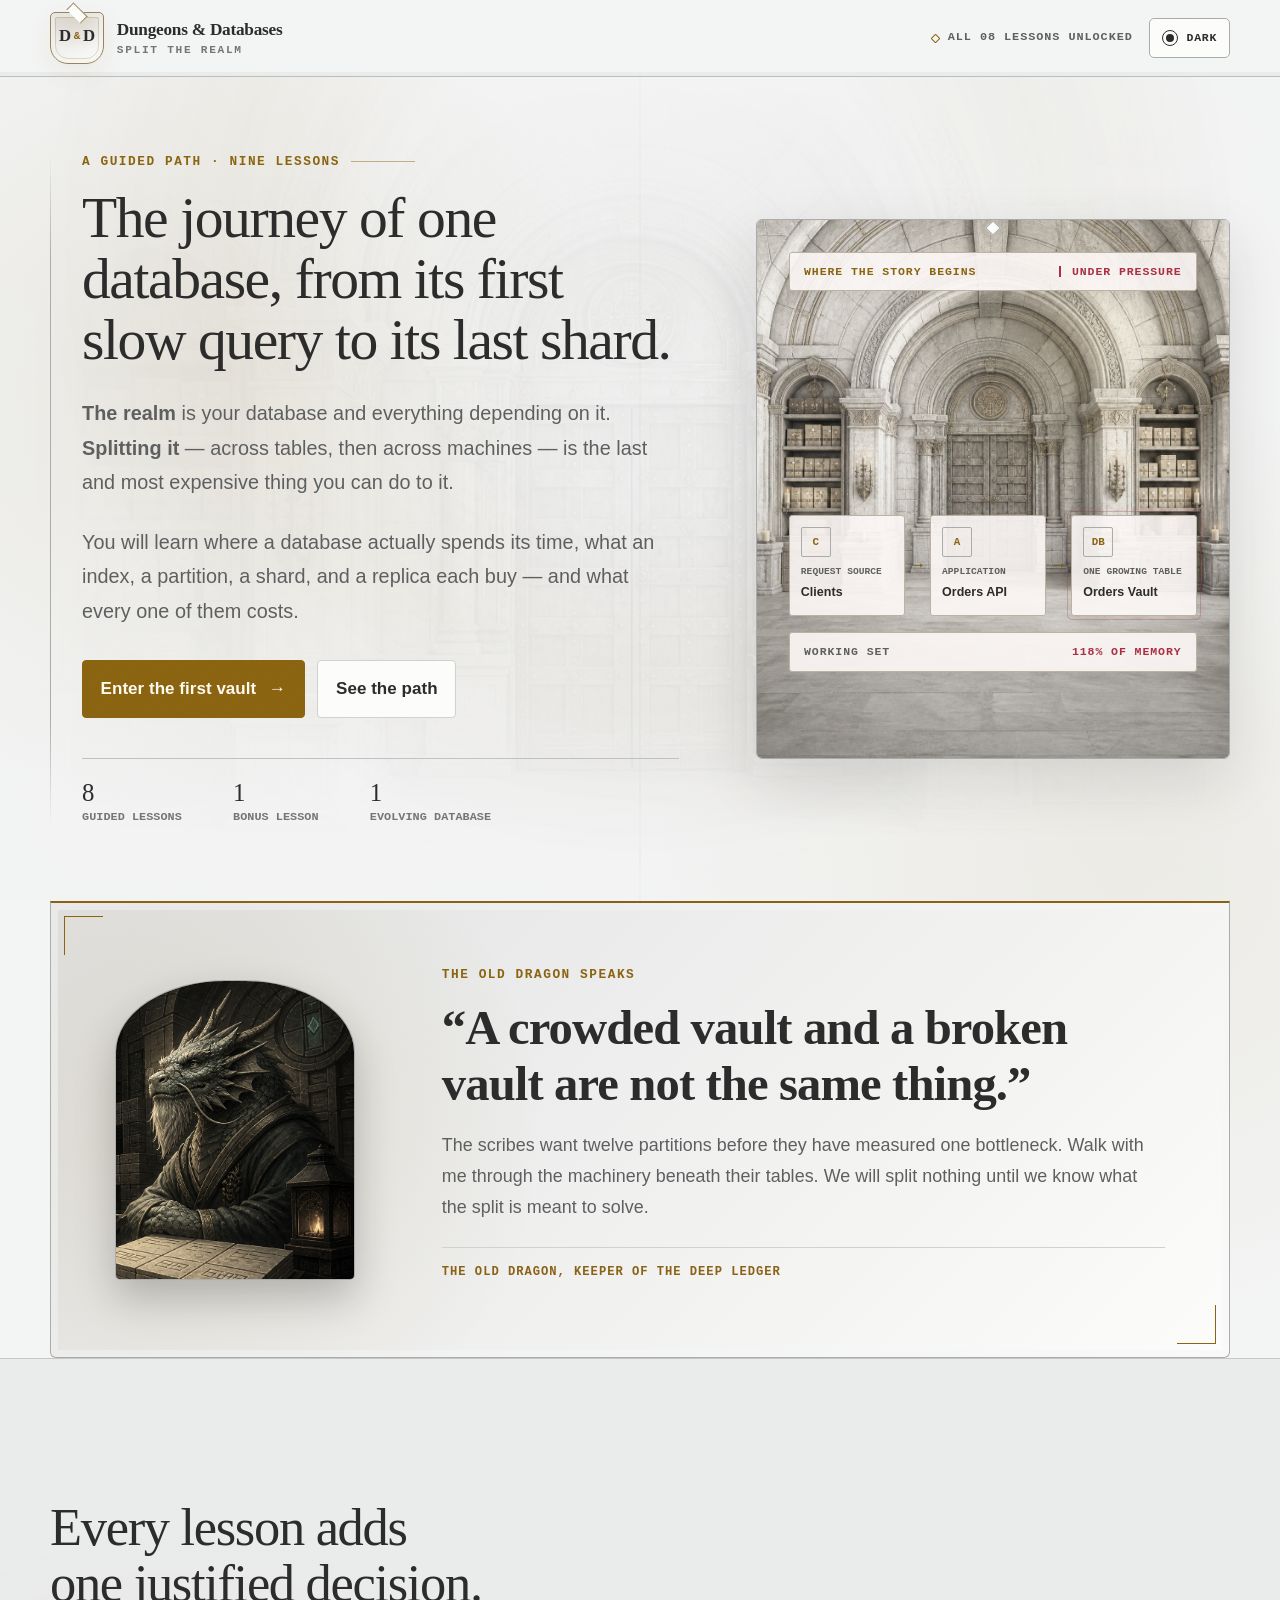
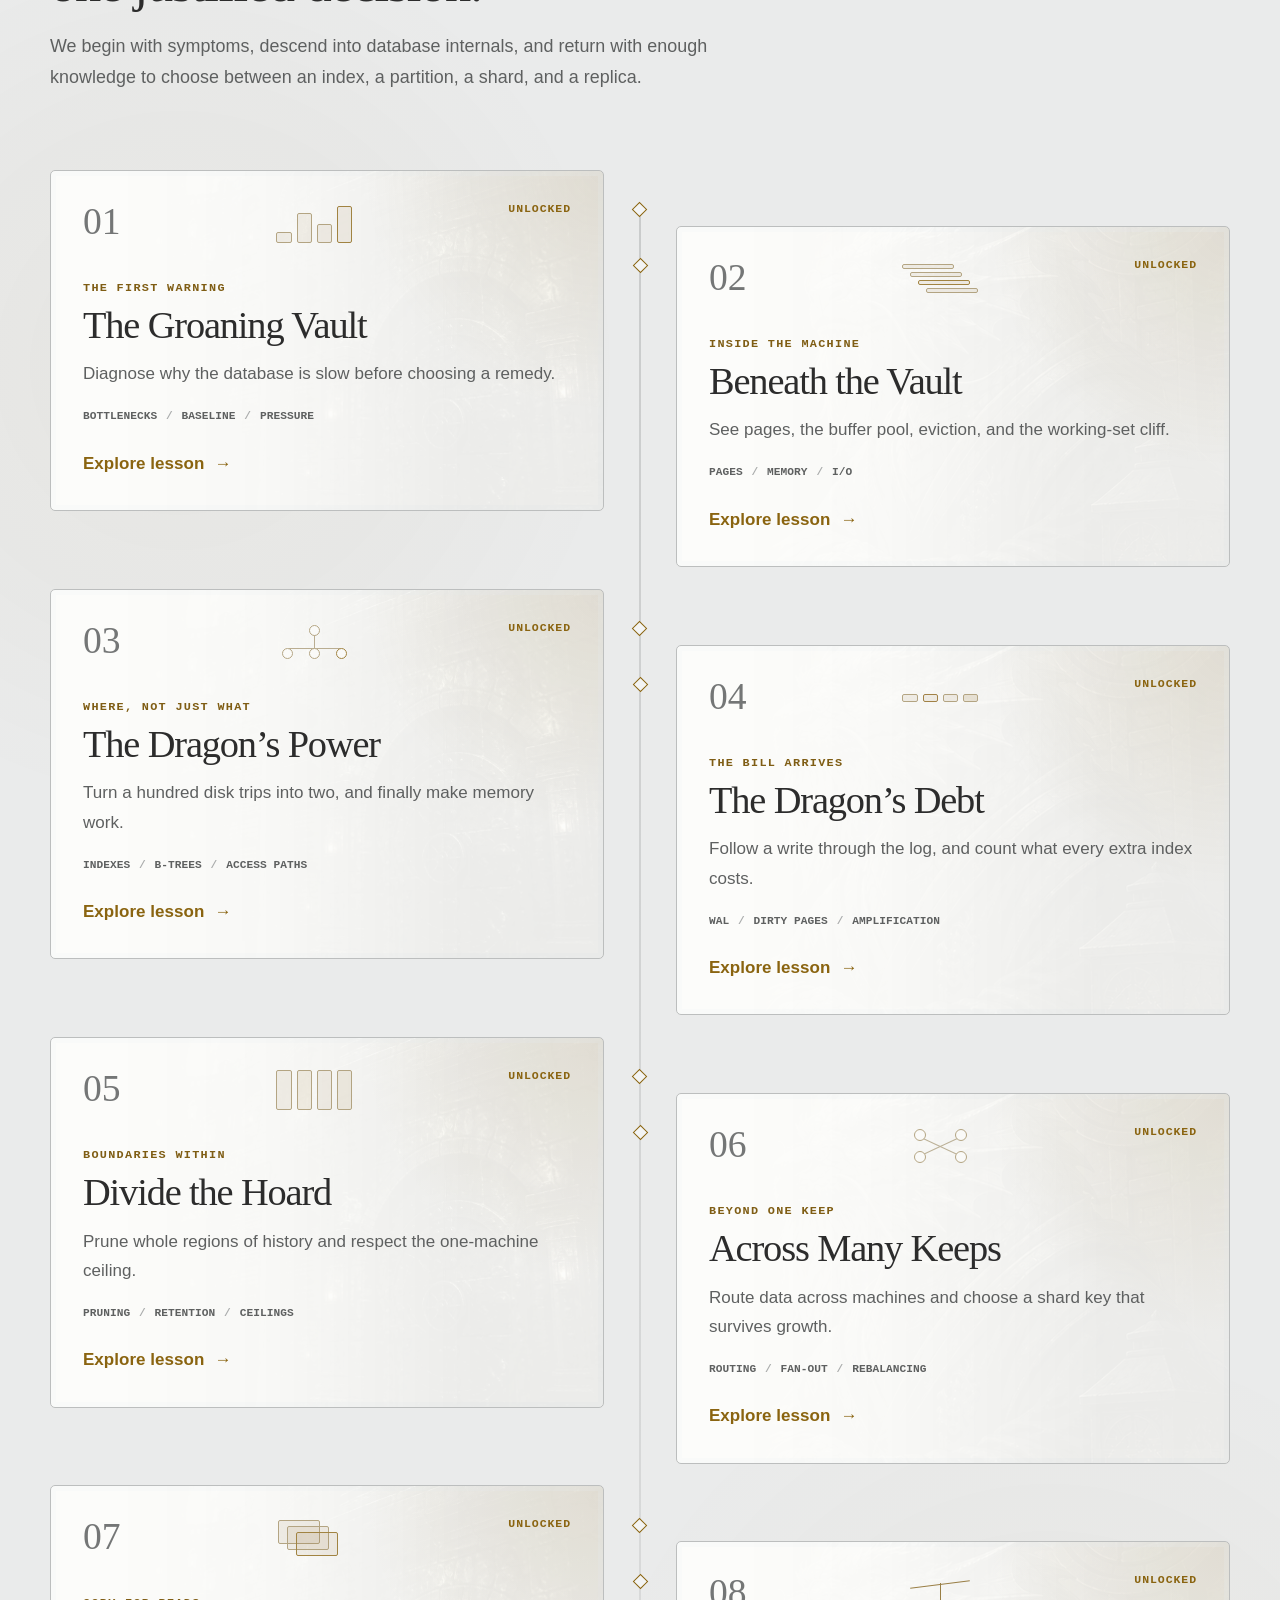
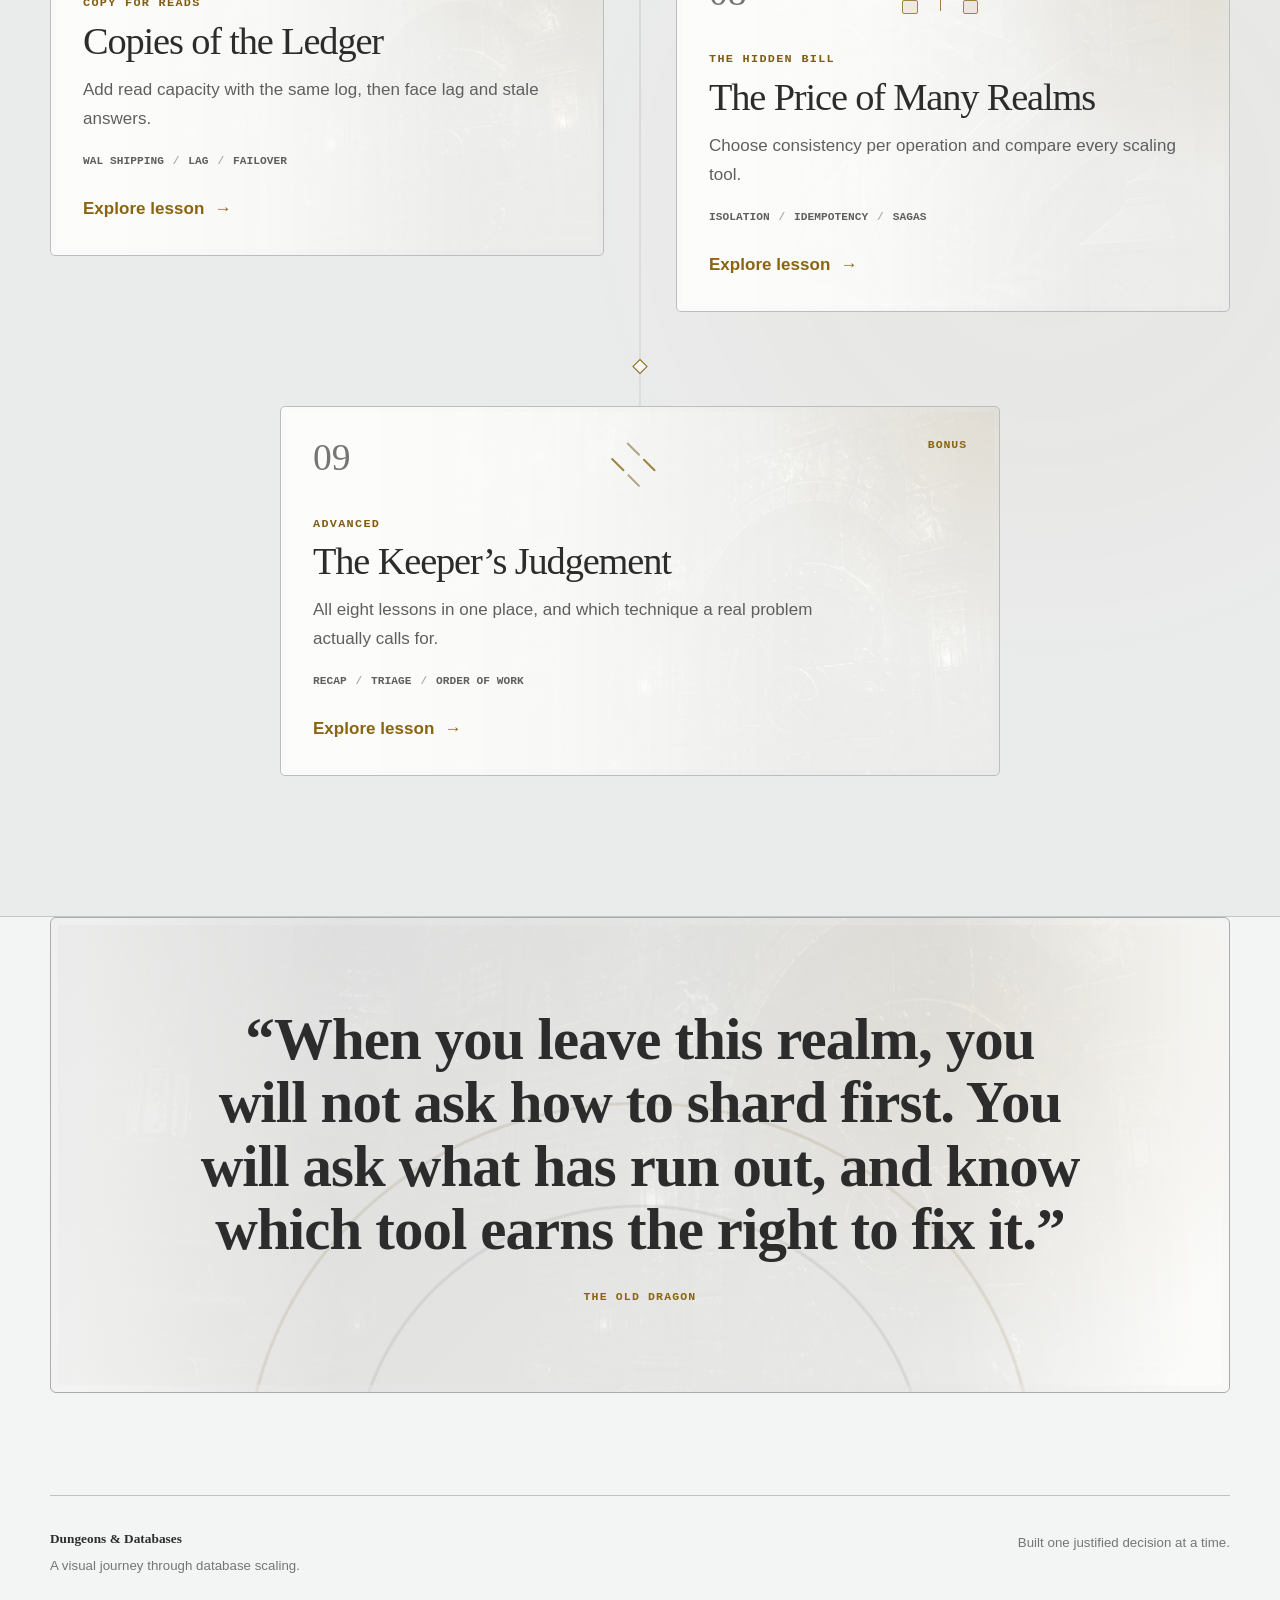
<file: index.html>
<!doctype html>
<html lang="en" data-theme="dark">
  <head>
    <meta charset="UTF-8" />
    <meta name="viewport" content="width=device-width, initial-scale=1.0" />
    <meta
      name="description"
      content="A guided journey from database pages and indexes to caching, replication, partitioning, sharding, and consistency."
    />
    <meta name="theme-color" content="#2c2c2c" />
    <meta property="og:type" content="website" />
    <meta property="og:title" content="Dungeons &amp; Databases · Split the Realm" />
    <meta
      property="og:description"
      content="Learn how databases scale through a reading-first journey guided by an old, wise dragon."
    />
    <meta property="og:url" content="https://shahbaaz12.github.io/dungeons-and-databases/" />
    <meta property="og:image" content="https://shahbaaz12.github.io/dungeons-and-databases/public/og.png" />
    <meta property="og:image:width" content="1672" />
    <meta property="og:image:height" content="941" />
    <meta name="twitter:card" content="summary_large_image" />
    <meta name="twitter:title" content="Dungeons &amp; Databases · Split the Realm" />
    <meta
      name="twitter:description"
      content="Learn how databases scale through a reading-first journey guided by an old, wise dragon."
    />
    <meta name="twitter:image" content="https://shahbaaz12.github.io/dungeons-and-databases/public/og.png" />
    <title>Dungeons &amp; Databases · Split the Realm</title>
    <link rel="stylesheet" href="./styles.css?v=20260824c" />
    <script src="./site.js?v=20260823l" defer></script>
  </head>
  <body class="home-page">
    <a class="skip-link" href="#main-content">Skip to the journey</a>

    <header class="site-header">
      <a class="brand" href="./index.html" aria-label="Dungeons and Databases home">
        <span class="brand-mark" aria-hidden="true"><b>D</b><span>&amp;</span><b>D</b></span>
        <span class="brand-copy">
          <strong>Dungeons &amp; Databases</strong>
          <small>Split the Realm</small>
        </span>
      </a>

      <div class="header-actions">
        <span class="unlock-badge"><i aria-hidden="true"></i> All 08 lessons unlocked</span>
        <button class="theme-toggle" type="button" data-theme-toggle aria-label="Switch to light theme">
          <span class="theme-toggle-icon" data-theme-icon aria-hidden="true"></span>
          <span data-theme-label>Light</span>
        </button>
      </div>
    </header>

    <main id="main-content">
      <section class="hero section-shell">
        <div class="hero-copy">
          <p class="eyebrow"><span>A guided path &#183; nine lessons</span><span class="eyebrow-rule"></span></p>
          <h1>The journey of one database, from its first slow query to its last shard.</h1>
          <p class="hero-lede">
            <strong>The realm</strong> is your database and everything depending on it.
            <strong>Splitting it</strong> — across tables, then across machines — is the last and most
            expensive thing you can do to it.
          </p>
          <p class="hero-lede">
            You will learn where a database actually spends its time, what an index, a partition, a shard,
            and a replica each buy — and what every one of them costs.
          </p>

          <div class="hero-actions">
            <a class="button button-primary" href="./lessons/lesson-01-the-groaning-vault/">
              Enter the first vault <span aria-hidden="true">→</span>
            </a>
            <a class="button button-secondary" href="#journey">See the path</a>
          </div>

          <dl class="journey-facts" aria-label="Course summary">
            <div><dt>8</dt><dd>guided lessons</dd></div>
            <div><dt>1</dt><dd>bonus lesson</dd></div>
            <div><dt>1</dt><dd>evolving database</dd></div>
          </dl>
        </div>

        <div class="hero-stage" aria-label="The current database architecture">
          <div class="vault-art" aria-hidden="true">
            <img
              src="./public/vault-stage-dark.webp"
              data-theme-image
              data-dark-src="./public/vault-stage-dark.webp"
              data-light-src="./public/vault-stage-light.webp"
              alt=""
              width="1122"
              height="1402"
              fetchpriority="high"
              decoding="async"
            />
          </div>

          <div class="stage-heading">
            <span>Where the story begins</span>
            <span class="status-dot">Under pressure</span>
          </div>

          <div class="realm-map">
            <div class="map-node map-node-client">
              <span class="node-glyph" aria-hidden="true">C</span>
              <span><small>Request source</small><strong>Clients</strong></span>
            </div>
            <span class="map-arrow" aria-hidden="true">→</span>
            <div class="map-node">
              <span class="node-glyph" aria-hidden="true">A</span>
              <span><small>Application</small><strong>Orders API</strong></span>
            </div>
            <span class="map-arrow" aria-hidden="true">→</span>
            <div class="map-node map-node-database">
              <span class="node-glyph" aria-hidden="true">DB</span>
              <span><small>One growing table</small><strong>Orders Vault</strong></span>
              <i class="pressure-ring" aria-hidden="true"></i>
            </div>
          </div>

          <div class="pressure-readout">
            <span>Working set</span>
            <strong>118% of memory</strong>
          </div>

        </div>
      </section>

      <section class="dragon-arrival section-shell" aria-labelledby="dragon-title">
        <div class="dragon-seal" aria-hidden="true">
          <img src="./public/og.png" alt="" width="1672" height="941" loading="lazy" decoding="async" />
          <i></i>
        </div>
        <div class="dragon-message">
          <p class="eyebrow">The Old Dragon speaks</p>
          <h2 id="dragon-title">“A crowded vault and a broken vault are not the same thing.”</h2>
          <p>
            The scribes want twelve partitions before they have measured one bottleneck. Walk with me
            through the machinery beneath their tables. We will split nothing until we know what the split
            is meant to solve.
          </p>
          <p class="dragon-signature">The Old Dragon, keeper of the deep ledger</p>
        </div>
      </section>

      <section class="journey section-shell" id="journey" aria-labelledby="journey-title">
        <div class="section-heading">
          <h2 id="journey-title">Every lesson adds one justified decision.</h2>
          <p>
            We begin with symptoms, descend into database internals, and return with enough knowledge to
            choose between an index, a partition, a shard, and a replica.
          </p>
        </div>

        <ol class="lesson-path">
          <li class="lesson-card lesson-card-active">
            <a href="./lessons/lesson-01-the-groaning-vault/">
              <span class="lesson-number">01</span>
              <span class="lesson-visual" data-mark="pulse" aria-hidden="true"><i></i><i></i><i></i><i></i></span>
              <span class="lesson-state">Unlocked</span>
              <span class="lesson-kicker">The first warning</span>
              <strong>The Groaning Vault</strong>
              <span class="lesson-summary">Diagnose why the database is slow before choosing a remedy.</span>
              <span class="lesson-concepts"><i>Bottlenecks</i><i>Baseline</i><i>Pressure</i></span>
              <span class="lesson-link">Explore lesson <b aria-hidden="true">&#8594;</b></span>
            </a>
          </li>
          <li class="lesson-card lesson-card-active">
            <a href="./lessons/lesson-02-beneath-the-vault/">
              <span class="lesson-number">02</span>
              <span class="lesson-visual" data-mark="pages" aria-hidden="true"><i></i><i></i><i></i><i></i></span>
              <span class="lesson-state">Unlocked</span>
              <span class="lesson-kicker">Inside the machine</span>
              <strong>Beneath the Vault</strong>
              <span class="lesson-summary">See pages, the buffer pool, eviction, and the working-set cliff.</span>
              <span class="lesson-concepts"><i>Pages</i><i>Memory</i><i>I/O</i></span>
              <span class="lesson-link">Explore lesson <b aria-hidden="true">&#8594;</b></span>
            </a>
          </li>
          <li class="lesson-card lesson-card-active">
            <a href="./lessons/lesson-03-the-dragons-gift/">
              <span class="lesson-number">03</span>
              <span class="lesson-visual" data-mark="tree" aria-hidden="true"><i></i><i></i><i></i><i></i></span>
              <span class="lesson-state">Unlocked</span>
              <span class="lesson-kicker">Where, not just what</span>
              <strong>The Dragon&#8217;s Power</strong>
              <span class="lesson-summary">Turn a hundred disk trips into two, and finally make memory work.</span>
              <span class="lesson-concepts"><i>Indexes</i><i>B-trees</i><i>Access paths</i></span>
              <span class="lesson-link">Explore lesson <b aria-hidden="true">&#8594;</b></span>
            </a>
          </li>
          <li class="lesson-card lesson-card-active">
            <a href="./lessons/lesson-04-the-dragons-debt/">
              <span class="lesson-number">04</span>
              <span class="lesson-visual" data-mark="log" aria-hidden="true"><i></i><i></i><i></i><i></i></span>
              <span class="lesson-state">Unlocked</span>
              <span class="lesson-kicker">The bill arrives</span>
              <strong>The Dragon’s Debt</strong>
              <span class="lesson-summary">Follow a write through the log, and count what every extra index costs.</span>
              <span class="lesson-concepts"><i>WAL</i><i>Dirty pages</i><i>Amplification</i></span>
              <span class="lesson-link">Explore lesson <b aria-hidden="true">&#8594;</b></span>
            </a>
          </li>
          <li class="lesson-card lesson-card-active">
            <a href="./lessons/lesson-05-divide-the-hoard/">
              <span class="lesson-number">05</span>
              <span class="lesson-visual" data-mark="partitions" aria-hidden="true"><i></i><i></i><i></i><i></i></span>
              <span class="lesson-state">Unlocked</span>
              <span class="lesson-kicker">Boundaries within</span>
              <strong>Divide the Hoard</strong>
              <span class="lesson-summary">Prune whole regions of history and respect the one-machine ceiling.</span>
              <span class="lesson-concepts"><i>Pruning</i><i>Retention</i><i>Ceilings</i></span>
              <span class="lesson-link">Explore lesson <b aria-hidden="true">&#8594;</b></span>
            </a>
          </li>
          <li class="lesson-card lesson-card-active">
            <a href="./lessons/lesson-06-across-many-keeps/">
              <span class="lesson-number">06</span>
              <span class="lesson-visual" data-mark="shards" aria-hidden="true"><i></i><i></i><i></i><i></i></span>
              <span class="lesson-state">Unlocked</span>
              <span class="lesson-kicker">Beyond one keep</span>
              <strong>Across Many Keeps</strong>
              <span class="lesson-summary">Route data across machines and choose a shard key that survives growth.</span>
              <span class="lesson-concepts"><i>Routing</i><i>Fan-out</i><i>Rebalancing</i></span>
              <span class="lesson-link">Explore lesson <b aria-hidden="true">&#8594;</b></span>
            </a>
          </li>
          <li class="lesson-card lesson-card-active">
            <a href="./lessons/lesson-07-copies-of-the-ledger/">
              <span class="lesson-number">07</span>
              <span class="lesson-visual" data-mark="replicas" aria-hidden="true"><i></i><i></i><i></i><i></i></span>
              <span class="lesson-state">Unlocked</span>
              <span class="lesson-kicker">Copy for reads</span>
              <strong>Copies of the Ledger</strong>
              <span class="lesson-summary">Add read capacity with the same log, then face lag and stale answers.</span>
              <span class="lesson-concepts"><i>WAL shipping</i><i>Lag</i><i>Failover</i></span>
              <span class="lesson-link">Explore lesson <b aria-hidden="true">&#8594;</b></span>
            </a>
          </li>
          <li class="lesson-card lesson-card-active">
            <a href="./lessons/lesson-08-the-price-of-many-realms/">
              <span class="lesson-number">08</span>
              <span class="lesson-visual" data-mark="balance" aria-hidden="true"><i></i><i></i><i></i><i></i></span>
              <span class="lesson-state">Unlocked</span>
              <span class="lesson-kicker">The hidden bill</span>
              <strong>The Price of Many Realms</strong>
              <span class="lesson-summary">Choose consistency per operation and compare every scaling tool.</span>
              <span class="lesson-concepts"><i>Isolation</i><i>Idempotency</i><i>Sagas</i></span>
              <span class="lesson-link">Explore lesson <b aria-hidden="true">&#8594;</b></span>
            </a>
          </li>
          <li class="lesson-card lesson-card-active lesson-card-bonus">
            <a href="./lessons/lesson-09-the-keepers-judgement/">
              <span class="lesson-number">09</span>
              <span class="lesson-visual" data-mark="compass" aria-hidden="true"><i></i><i></i><i></i><i></i></span>
              <span class="lesson-state">Bonus</span>
              <span class="lesson-kicker">Advanced</span>
              <strong>The Keeper&#8217;s Judgement</strong>
              <span class="lesson-summary">All eight lessons in one place, and which technique a real problem actually calls for.</span>
              <span class="lesson-concepts"><i>Recap</i><i>Triage</i><i>Order of work</i></span>
              <span class="lesson-link">Explore lesson <b aria-hidden="true">&#8594;</b></span>
            </a>
          </li>
        </ol>
      </section>

      <section class="final-promise section-shell">
        <blockquote>
          “When you leave this realm, you will not ask how to shard first. You will ask what has run out, and
          know which tool earns the right to fix it.”
        </blockquote>
        <span>The Old Dragon</span>
      </section>
    </main>

    <footer class="site-footer section-shell">
      <div>
        <strong>Dungeons &amp; Databases</strong>
        <p>A visual journey through database scaling.</p>
      </div>
      <p>Built one justified decision at a time.</p>
    </footer>
  </body>
</html>
</file>
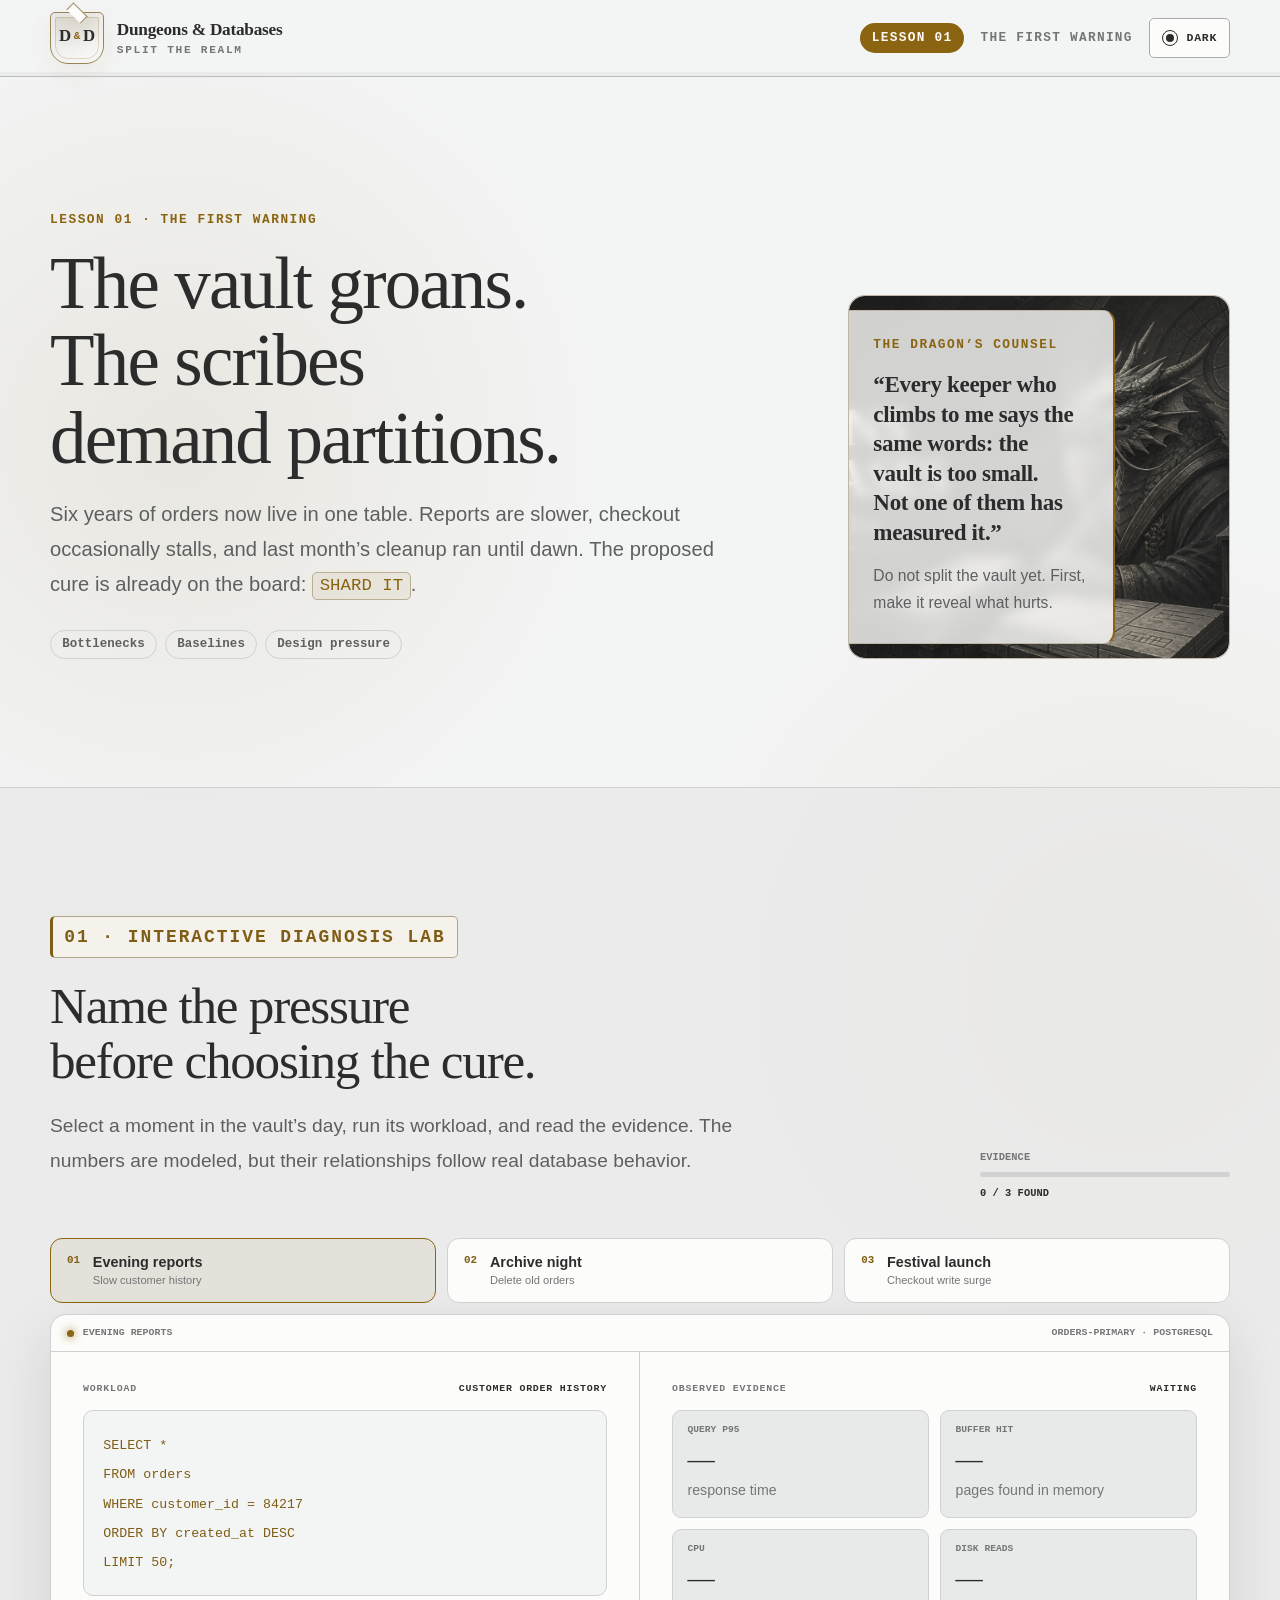
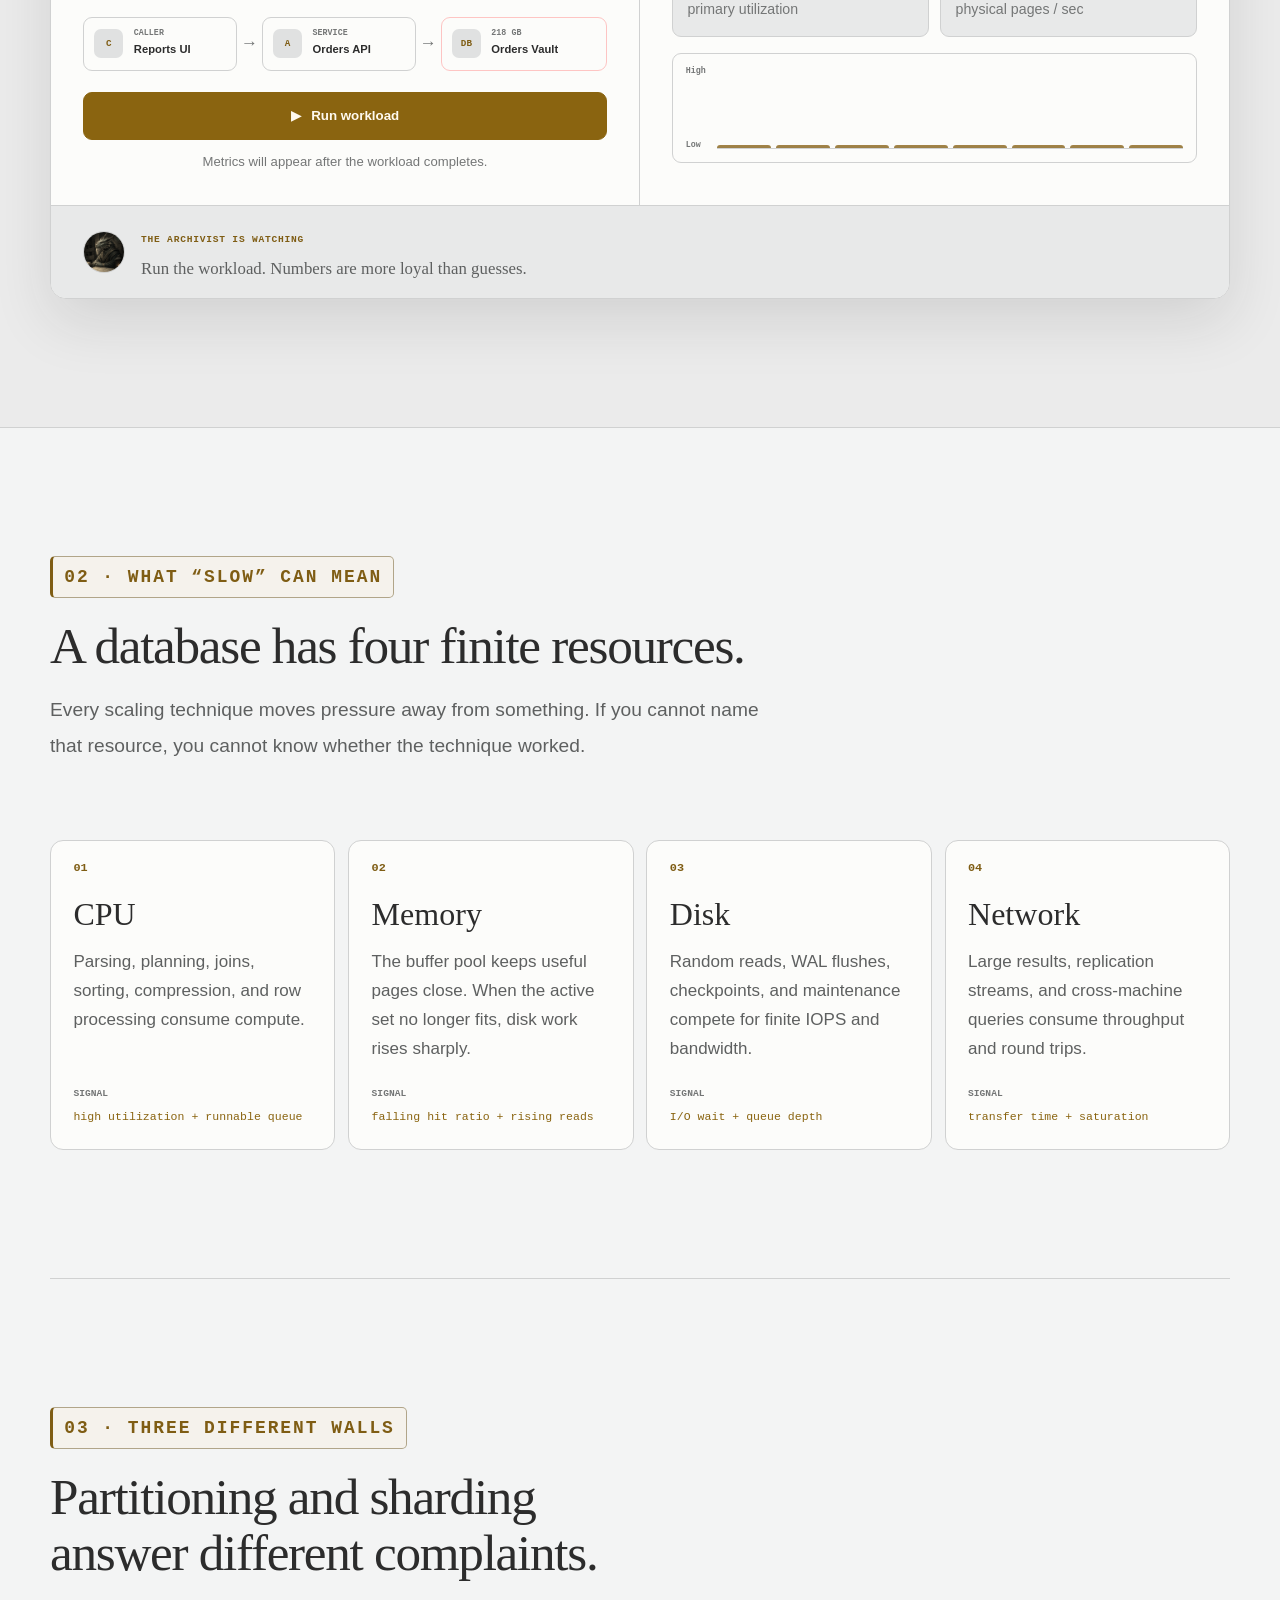
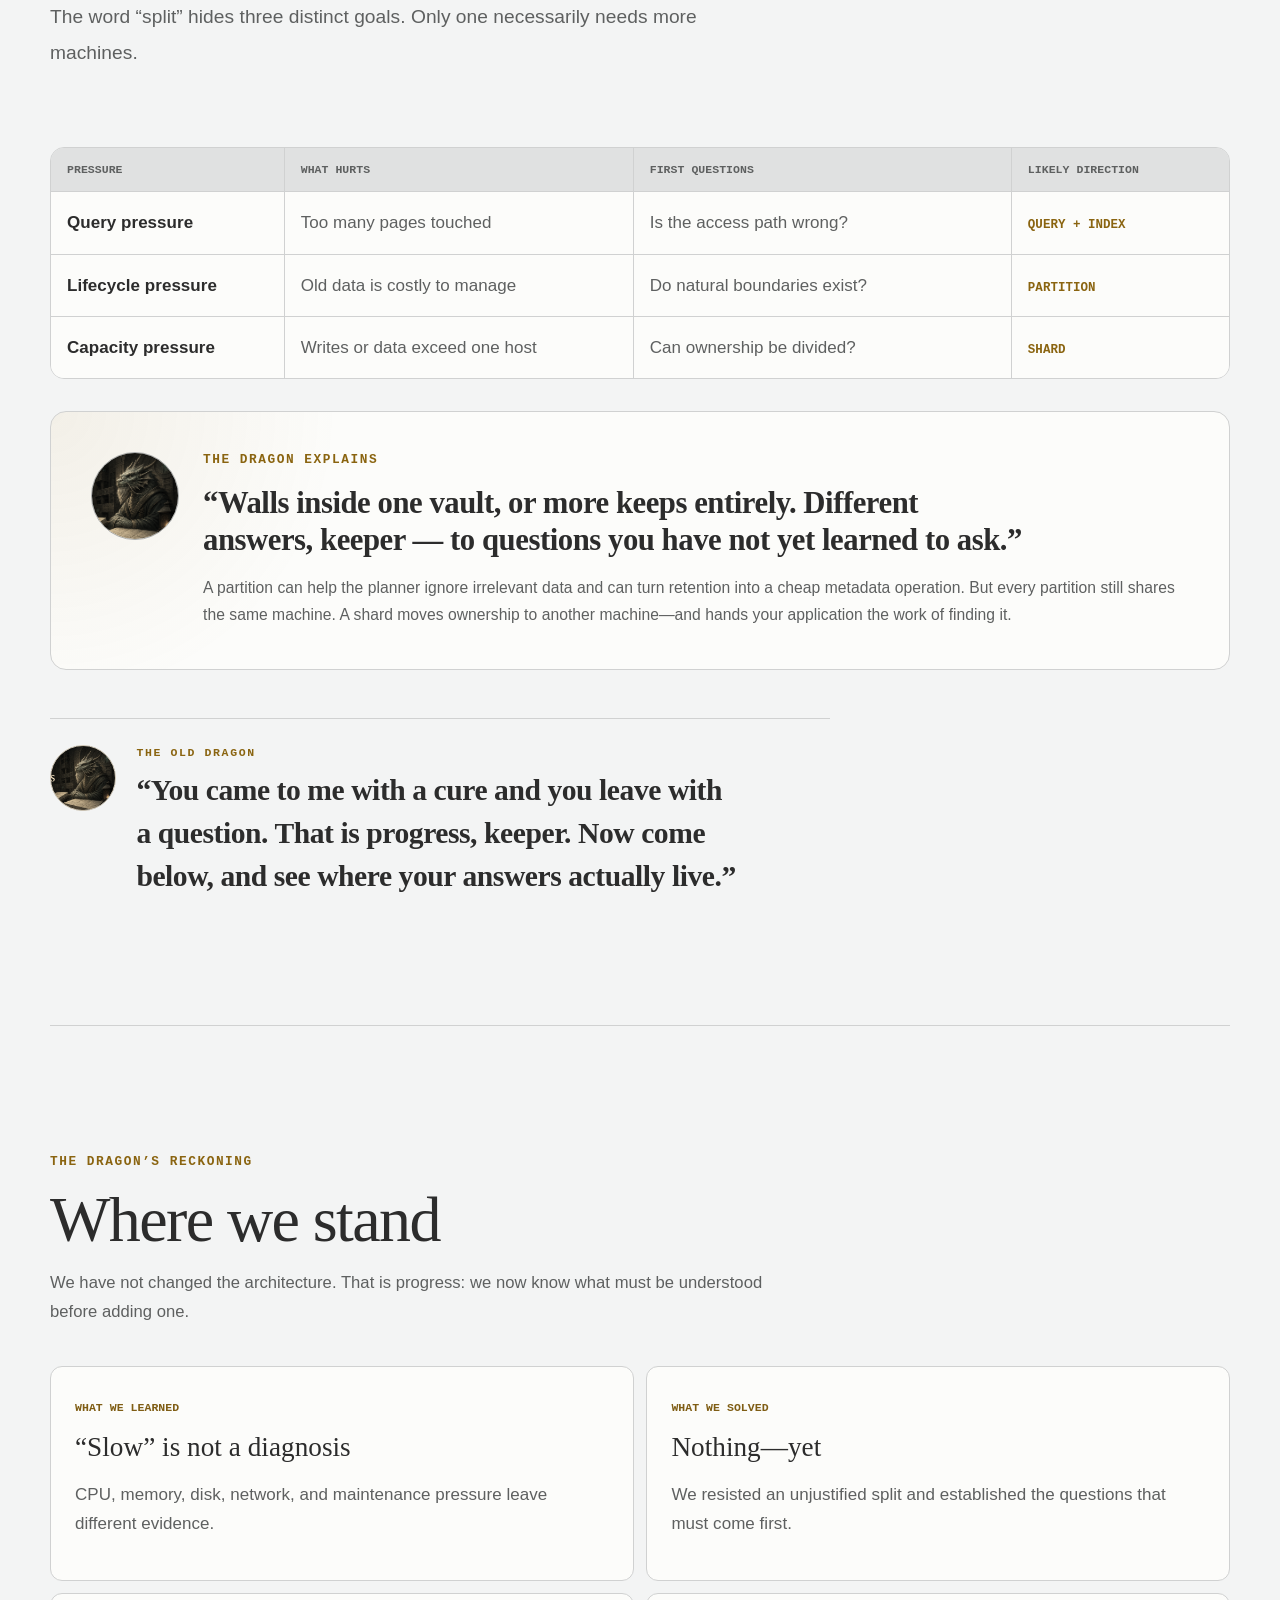
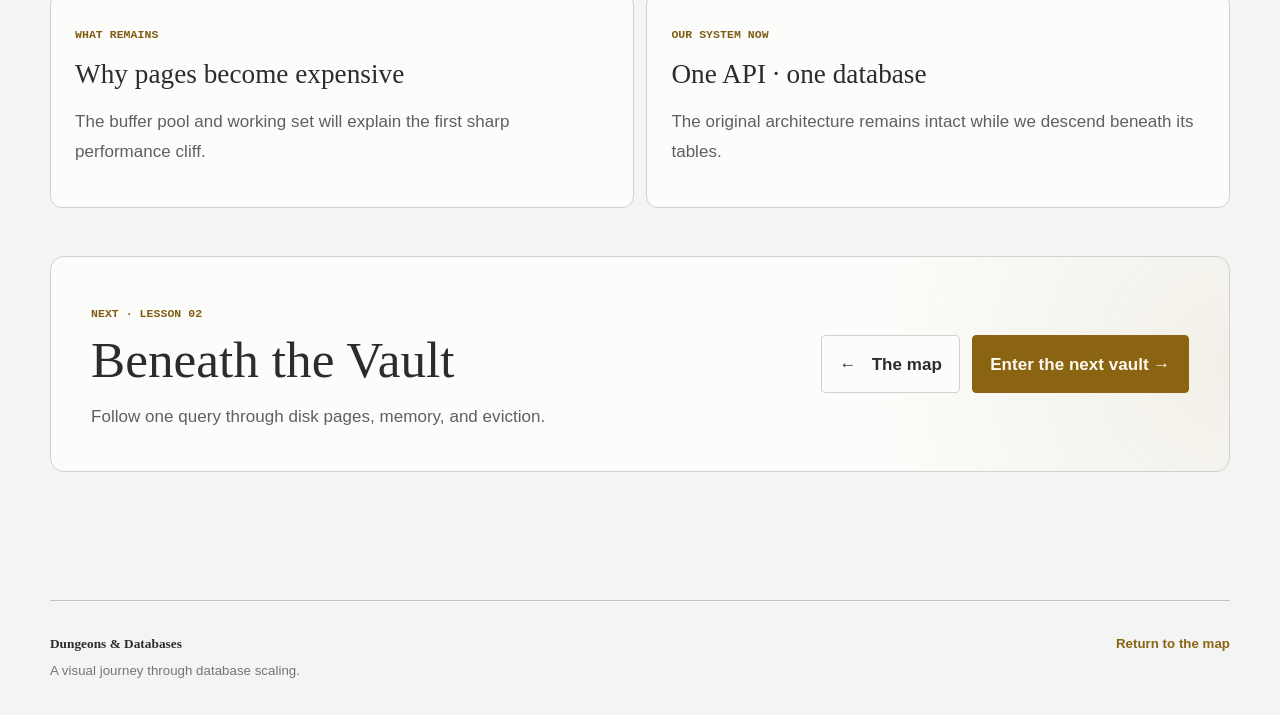
<file: lessons/lesson-01-the-groaning-vault/index.html>
<!doctype html>
<html lang="en" data-theme="dark">
  <head>
    <meta charset="UTF-8" />
    <meta name="viewport" content="width=device-width, initial-scale=1.0" />
    <meta
      name="description"
      content="Diagnose a struggling database before deciding to partition or shard it."
    />
    <meta name="theme-color" content="#2c2c2c" />
    <meta property="og:type" content="article" />
    <meta property="og:title" content="The Groaning Vault · Dungeons &amp; Databases" />
    <meta property="og:description" content="Diagnose a struggling database before deciding to partition or shard it." />
    <meta property="og:url" content="https://shahbaaz12.github.io/dungeons-and-databases/lessons/lesson-01-the-groaning-vault/" />
    <meta name="twitter:card" content="summary" />
    <meta name="twitter:title" content="The Groaning Vault · Dungeons &amp; Databases" />
    <meta name="twitter:description" content="Diagnose a struggling database before deciding to partition or shard it." />
    <title>Lesson 01 · The Groaning Vault · Dungeons &amp; Databases</title>
    <link rel="stylesheet" href="../../styles.css?v=20260823n" />
    <link rel="stylesheet" href="../lesson-reading.css?v=20260824c" />
    <link rel="stylesheet" href="./lesson.css?v=20260824c" />
    <script src="../../site.js?v=20260823l" defer></script>
    <script src="./lesson.js" defer></script>
  </head>
  <body>
    <a class="skip-link" href="#lesson-content">Skip to the lesson</a>

    <header class="site-header lesson-header">
      <a class="brand" href="../../index.html" aria-label="Return to Dungeons and Databases home">
        <span class="brand-mark" aria-hidden="true"><b>D</b><span>&amp;</span><b>D</b></span>
        <span class="brand-copy">
          <strong>Dungeons &amp; Databases</strong>
          <small>Split the Realm</small>
        </span>
      </a>

      <div class="header-actions">
        <span class="lesson-badge">Lesson 01</span>
        <span class="lesson-header-name">The first warning</span>
        <button class="theme-toggle" type="button" data-theme-toggle aria-label="Switch to light theme"><span class="theme-toggle-icon" data-theme-icon aria-hidden="true"></span><span data-theme-label>Light</span></button>
      </div>
    </header>

    <main id="lesson-content">
      <section class="lesson-hero section-shell">
        <div class="lesson-hero-copy">
          <p class="eyebrow">Lesson 01 · The first warning</p>
          <h1>The vault groans. The scribes demand partitions.</h1>
          <p>
            Six years of orders now live in one table. Reports are slower, checkout occasionally stalls,
            and last month’s cleanup ran until dawn. The proposed cure is already on the board:
            <code>SHARD IT</code>.
          </p>
          <div class="lesson-tags" aria-label="Lesson concepts">
            <span>Bottlenecks</span><span>Baselines</span><span>Design pressure</span>
          </div>
        </div>

        <aside class="dragon-counsel compact" aria-labelledby="opening-counsel">
          <div class="dragon-counsel-avatar" aria-hidden="true"><img src="../../public/og.png" alt="" width="1672" height="941" decoding="async" fetchpriority="high" /></div>
          <div>
            <p class="eyebrow">The Dragon’s Counsel</p>
            <blockquote id="opening-counsel">
              “Every keeper who climbs to me says the same words: the vault is too small. Not one of them has measured it.”
            </blockquote>
            <p>Do not split the vault yet. First, make it reveal what hurts.</p>
          </div>
        </aside>
      </section>

      <section class="lab-section" aria-labelledby="lab-title">
        <div class="section-shell">
          <div class="lab-heading">
            <div>
              <p class="chapter-number">01 · Interactive diagnosis lab</p>
              <h2 id="lab-title">Name the pressure before choosing the cure.</h2>
              <p>
                Select a moment in the vault’s day, run its workload, and read the evidence. The numbers
                are modeled, but their relationships follow real database behavior.
              </p>
            </div>
            <div class="lab-progress" aria-label="Lab progress">
              <span>Evidence</span><i data-progress-bar></i><strong data-progress-label>0 / 3 found</strong>
            </div>
          </div>

          <div class="scenario-tabs" role="tablist" aria-label="Database workload scenarios">
            <button class="scenario-tab is-active" id="scenario-working-set" type="button" role="tab" aria-selected="true" aria-controls="scenario-panel" tabindex="0" data-scenario="working-set">
              <span>01</span><strong>Evening reports</strong><small>Slow customer history</small>
            </button>
            <button class="scenario-tab" id="scenario-retention" type="button" role="tab" aria-selected="false" aria-controls="scenario-panel" tabindex="-1" data-scenario="retention">
              <span>02</span><strong>Archive night</strong><small>Delete old orders</small>
            </button>
            <button class="scenario-tab" id="scenario-write-surge" type="button" role="tab" aria-selected="false" aria-controls="scenario-panel" tabindex="-1" data-scenario="write-surge">
              <span>03</span><strong>Festival launch</strong><small>Checkout write surge</small>
            </button>
          </div>

          <div class="diagnostic-console" id="scenario-panel" role="tabpanel" aria-labelledby="scenario-working-set">
            <div class="console-topline">
              <div>
                <span class="console-light" aria-hidden="true"></span>
                <span data-scenario-label>Evening reports</span>
              </div>
              <span>orders-primary · PostgreSQL</span>
            </div>

            <div class="console-grid">
              <div class="query-panel">
                <div class="panel-label"><span>Workload</span><strong data-workload-name>Customer order history</strong></div>
                <pre><code data-query>SELECT *
FROM orders
WHERE customer_id = 84217
ORDER BY created_at DESC
LIMIT 50;</code></pre>

                <div class="system-path" aria-label="Query path through the current system">
                  <div class="system-node"><i>C</i><span><small>Caller</small><strong>Reports UI</strong></span></div>
                  <b aria-hidden="true">→</b>
                  <div class="system-node"><i>A</i><span><small>Service</small><strong>Orders API</strong></span></div>
                  <b aria-hidden="true">→</b>
                  <div class="system-node system-node-db"><i>DB</i><span><small>218 GB</small><strong>Orders Vault</strong></span></div>
                </div>

                <button class="run-button" type="button" data-run-workload>
                  <span data-run-icon aria-hidden="true">▶</span>
                  <span data-run-label>Run workload</span>
                </button>
                <p class="run-note" data-run-note>Metrics will appear after the workload completes.</p>
              </div>

              <div class="metrics-panel" aria-live="polite" aria-busy="false" data-metrics-panel>
                <div class="panel-label"><span>Observed evidence</span><strong data-evidence-state>Waiting</strong></div>
                <div class="metrics-grid">
                  <article class="metric-card"><span>Query p95</span><strong data-metric="latency">—</strong><small data-metric-note="latency">response time</small></article>
                  <article class="metric-card"><span>Buffer hit</span><strong data-metric="buffer">—</strong><small data-metric-note="buffer">pages found in memory</small></article>
                  <article class="metric-card"><span>CPU</span><strong data-metric="cpu">—</strong><small data-metric-note="cpu">primary utilization</small></article>
                  <article class="metric-card"><span data-dynamic-metric-label>Disk reads</span><strong data-metric="pressure">—</strong><small data-metric-note="pressure">physical pages / sec</small></article>
                </div>

                <div class="pressure-chart" aria-label="Modeled pressure over five intervals">
                  <div class="chart-scale"><span>High</span><span>Low</span></div>
                  <div class="chart-bars" data-chart-bars aria-hidden="true">
                    <i></i><i></i><i></i><i></i><i></i><i></i><i></i><i></i>
                  </div>
                </div>

                <div class="diagnosis" data-diagnosis hidden>
                  <p>Which pressure best explains this evidence?</p>
                  <div class="diagnosis-options">
                    <button type="button" data-answer="cpu">CPU saturation</button>
                    <button type="button" data-answer="io">Memory / disk I/O</button>
                    <button type="button" data-answer="maintenance">Data lifecycle</button>
                    <button type="button" data-answer="writes">Write ceiling</button>
                  </div>
                </div>
              </div>
            </div>

            <div class="dragon-response" data-dragon-response aria-live="polite">
              <div class="dragon-response-mark" aria-hidden="true"><img src="../../public/og.png" alt="" width="1672" height="941" loading="lazy" decoding="async" /></div>
              <div>
                <span>The Old Dragon is watching</span>
                <p>Run the workload. Numbers are more loyal than guesses.</p>
              </div>
            </div>
          </div>
        </div>
      </section>

      <section class="explanation section-shell" aria-labelledby="resources-title">
        <div class="section-heading">
          <div>
            <p class="chapter-number">02 · What “slow” can mean</p>
            <h2 id="resources-title">A database has four finite resources.</h2>
          </div>
          <p>
            Every scaling technique moves pressure away from something. If you cannot name that resource,
            you cannot know whether the technique worked.
          </p>
        </div>

        <div class="resource-grid">
          <article><span>01</span><h3>CPU</h3><p>Parsing, planning, joins, sorting, compression, and row processing consume compute.</p><strong>Signal</strong><code>high utilization + runnable queue</code></article>
          <article><span>02</span><h3>Memory</h3><p>The buffer pool keeps useful pages close. When the active set no longer fits, disk work rises sharply.</p><strong>Signal</strong><code>falling hit ratio + rising reads</code></article>
          <article><span>03</span><h3>Disk</h3><p>Random reads, WAL flushes, checkpoints, and maintenance compete for finite IOPS and bandwidth.</p><strong>Signal</strong><code>I/O wait + queue depth</code></article>
          <article><span>04</span><h3>Network</h3><p>Large results, replication streams, and cross-machine queries consume throughput and round trips.</p><strong>Signal</strong><code>transfer time + saturation</code></article>
        </div>
      </section>

      <section class="pressure-types section-shell" aria-labelledby="pressure-title">
        <div class="section-heading">
          <div>
            <p class="chapter-number">03 · Three different walls</p>
            <h2 id="pressure-title">Partitioning and sharding answer different complaints.</h2>
          </div>
          <p>The word “split” hides three distinct goals. Only one necessarily needs more machines.</p>
        </div>

        <div class="comparison-table" role="table" aria-label="Database pressure and likely first response">
          <div class="comparison-row comparison-head" role="row"><span role="columnheader">Pressure</span><span role="columnheader">What hurts</span><span role="columnheader">First questions</span><span role="columnheader">Likely direction</span></div>
          <div class="comparison-row" role="row"><strong role="cell">Query pressure</strong><span role="cell">Too many pages touched</span><span role="cell">Is the access path wrong?</span><span role="cell"><i>Query + index</i></span></div>
          <div class="comparison-row" role="row"><strong role="cell">Lifecycle pressure</strong><span role="cell">Old data is costly to manage</span><span role="cell">Do natural boundaries exist?</span><span role="cell"><i>Partition</i></span></div>
          <div class="comparison-row" role="row"><strong role="cell">Capacity pressure</strong><span role="cell">Writes or data exceed one host</span><span role="cell">Can ownership be divided?</span><span role="cell"><i>Shard</i></span></div>
        </div>

        <aside class="dragon-counsel" aria-labelledby="middle-counsel">
          <div class="dragon-counsel-avatar" aria-hidden="true"><img src="../../public/og.png" alt="" width="1672" height="941" loading="lazy" decoding="async" /></div>
          <div>
            <p class="eyebrow">The Dragon Explains</p>
            <blockquote id="middle-counsel">“Walls inside one vault, or more keeps entirely. Different answers, keeper — to questions you have not yet learned to ask.”</blockquote>
            <p>
              A partition can help the planner ignore irrelevant data and can turn retention into a cheap
              metadata operation. But every partition still shares the same machine. A shard moves ownership
              to another machine—and hands your application the work of finding it.
            </p>
          </div>
        </aside>

        <blockquote class="dragon-line closing-line">
          <span>The Old Dragon</span>
          “You came to me with a cure and you leave with a question. That is progress, keeper. Now come
          below, and see where your answers actually live.”
        </blockquote>
      </section>

      <section class="reckoning section-shell" aria-labelledby="reckoning-title">
        <div class="reckoning-intro">
          <p class="eyebrow">The Dragon’s Reckoning</p>
          <h2 id="reckoning-title">Where we stand</h2>
          <p>
            We have not changed the architecture. That is progress: we now know what must be understood
            before adding one.
          </p>
        </div>

        <div class="standing-grid">
          <article><span>What we learned</span><strong>“Slow” is not a diagnosis</strong><p>CPU, memory, disk, network, and maintenance pressure leave different evidence.</p></article>
          <article><span>What we solved</span><strong>Nothing—yet</strong><p>We resisted an unjustified split and established the questions that must come first.</p></article>
          <article><span>What remains</span><strong>Why pages become expensive</strong><p>The buffer pool and working set will explain the first sharp performance cliff.</p></article>
          <article><span>Our system now</span><strong>One API · one database</strong><p>The original architecture remains intact while we descend beneath its tables.</p></article>
        </div>

        <div class="next-gate">
          <div>
            <span>Next · Lesson 02</span>
            <h3>Beneath the Vault</h3>
            <p>Follow one query through disk pages, memory, and eviction.</p>
          </div>
          <div class="gate-actions"><a class="button button-secondary" href="../../index.html"><b aria-hidden="true">←</b> The map</a><a class="button button-primary" href="../lesson-02-beneath-the-vault/">Enter the next vault →</a></div>
        </div>
      </section>
    </main>

    <footer class="site-footer section-shell">
      <div><strong>Dungeons &amp; Databases</strong><p>A visual journey through database scaling.</p></div>
      <a href="../../index.html">Return to the map</a>
    </footer>
  </body>
</html>
</file>
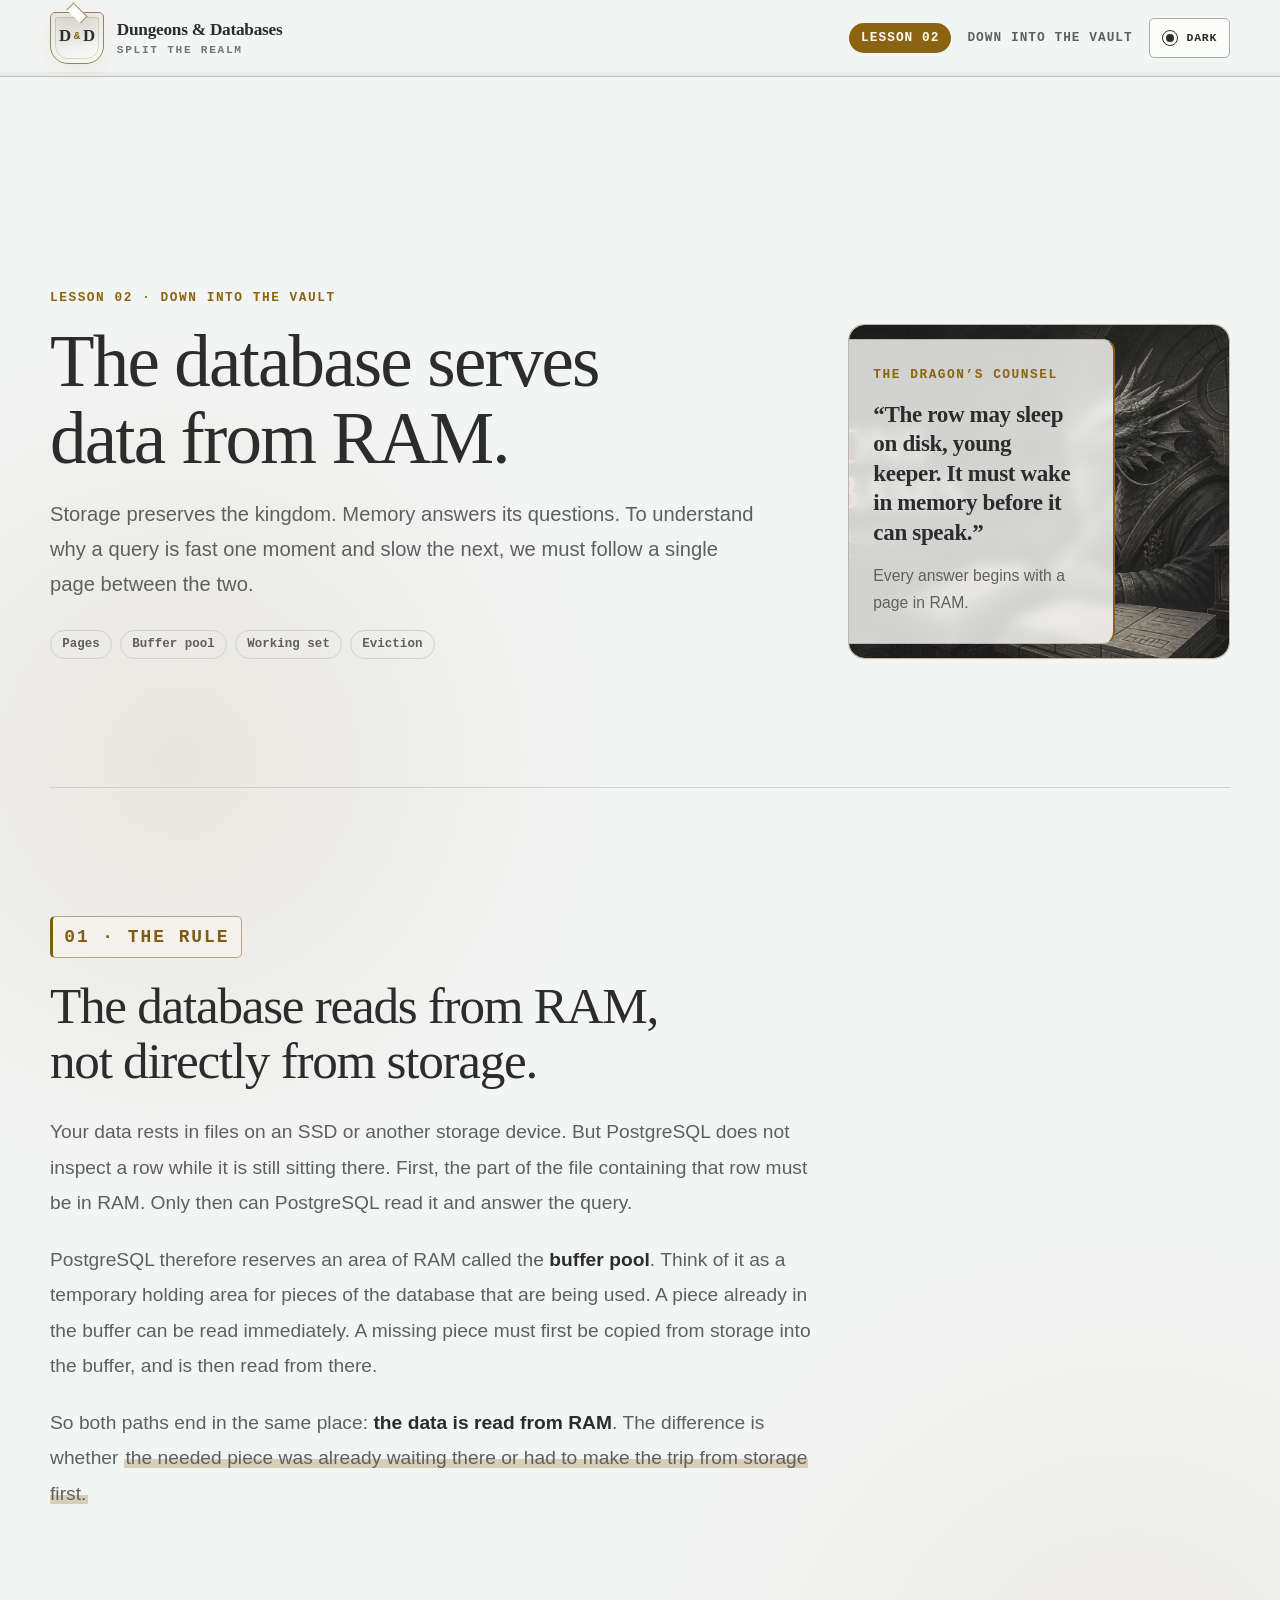
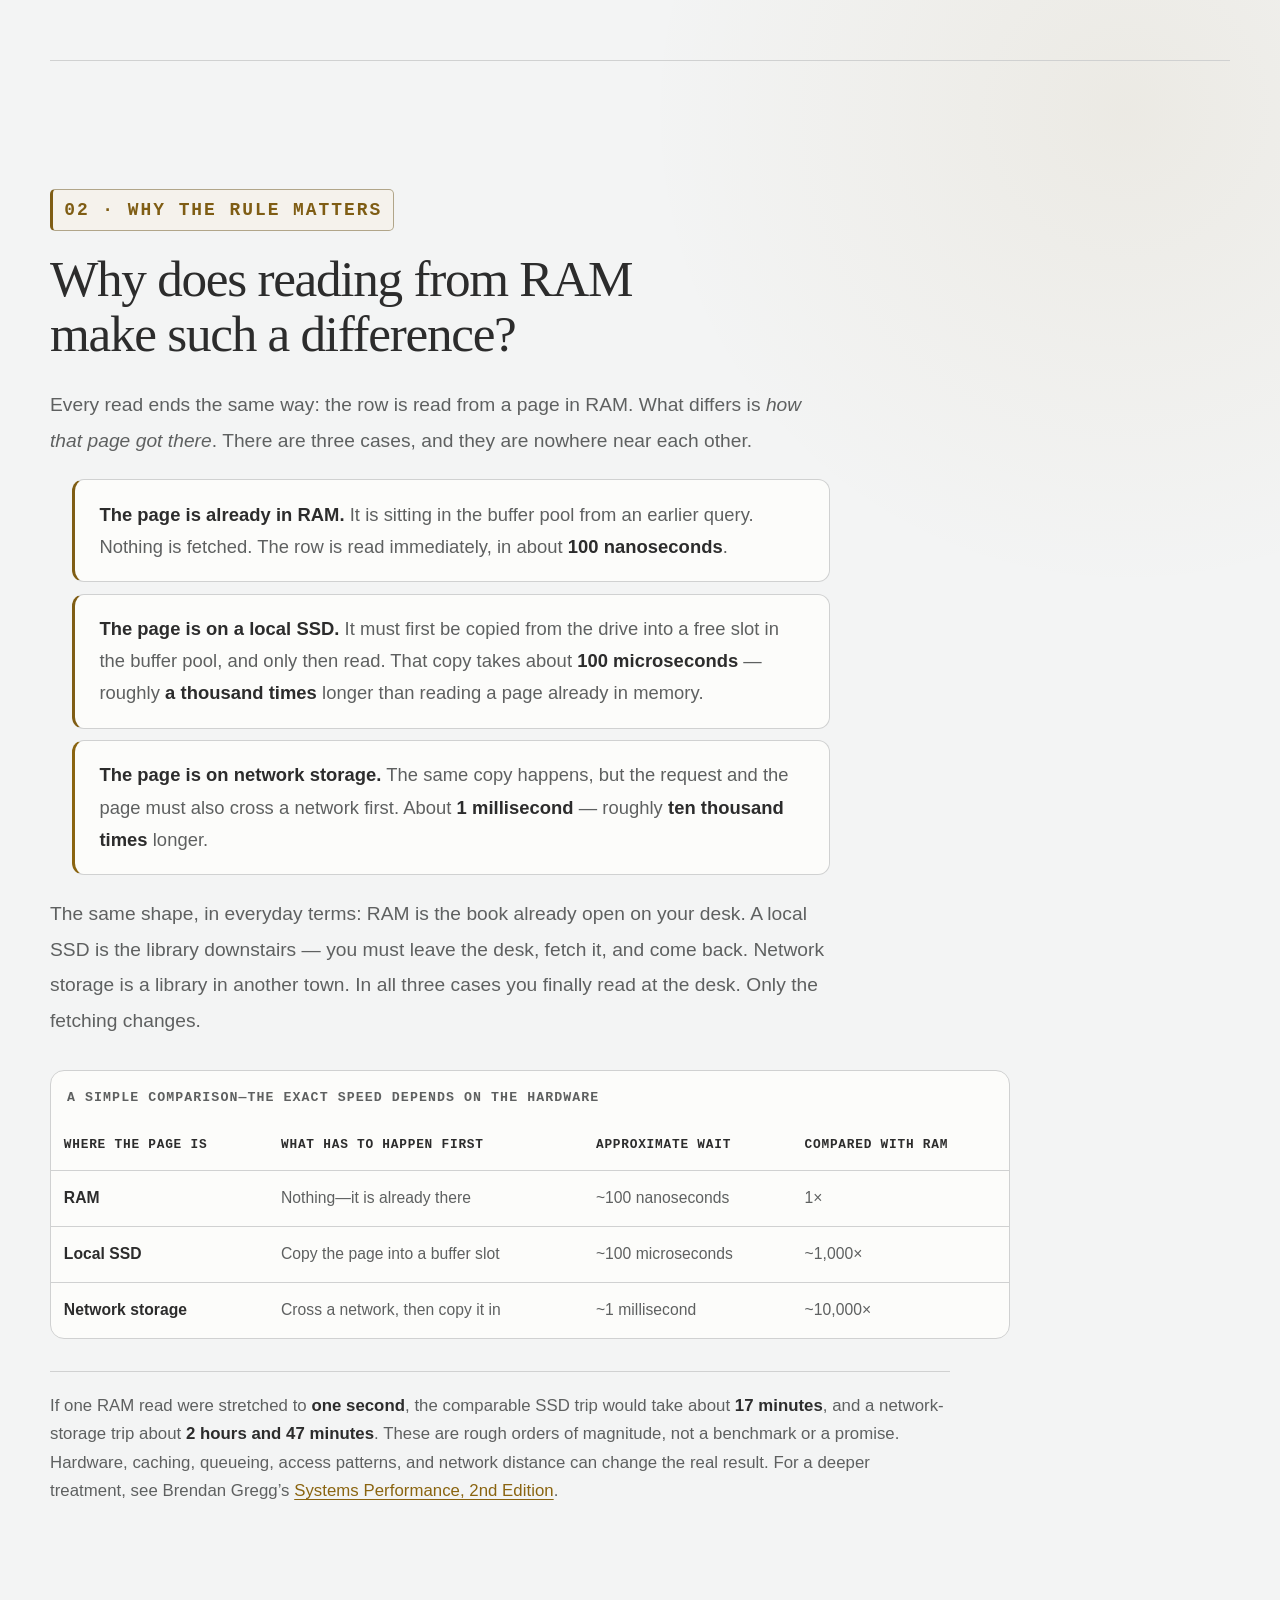
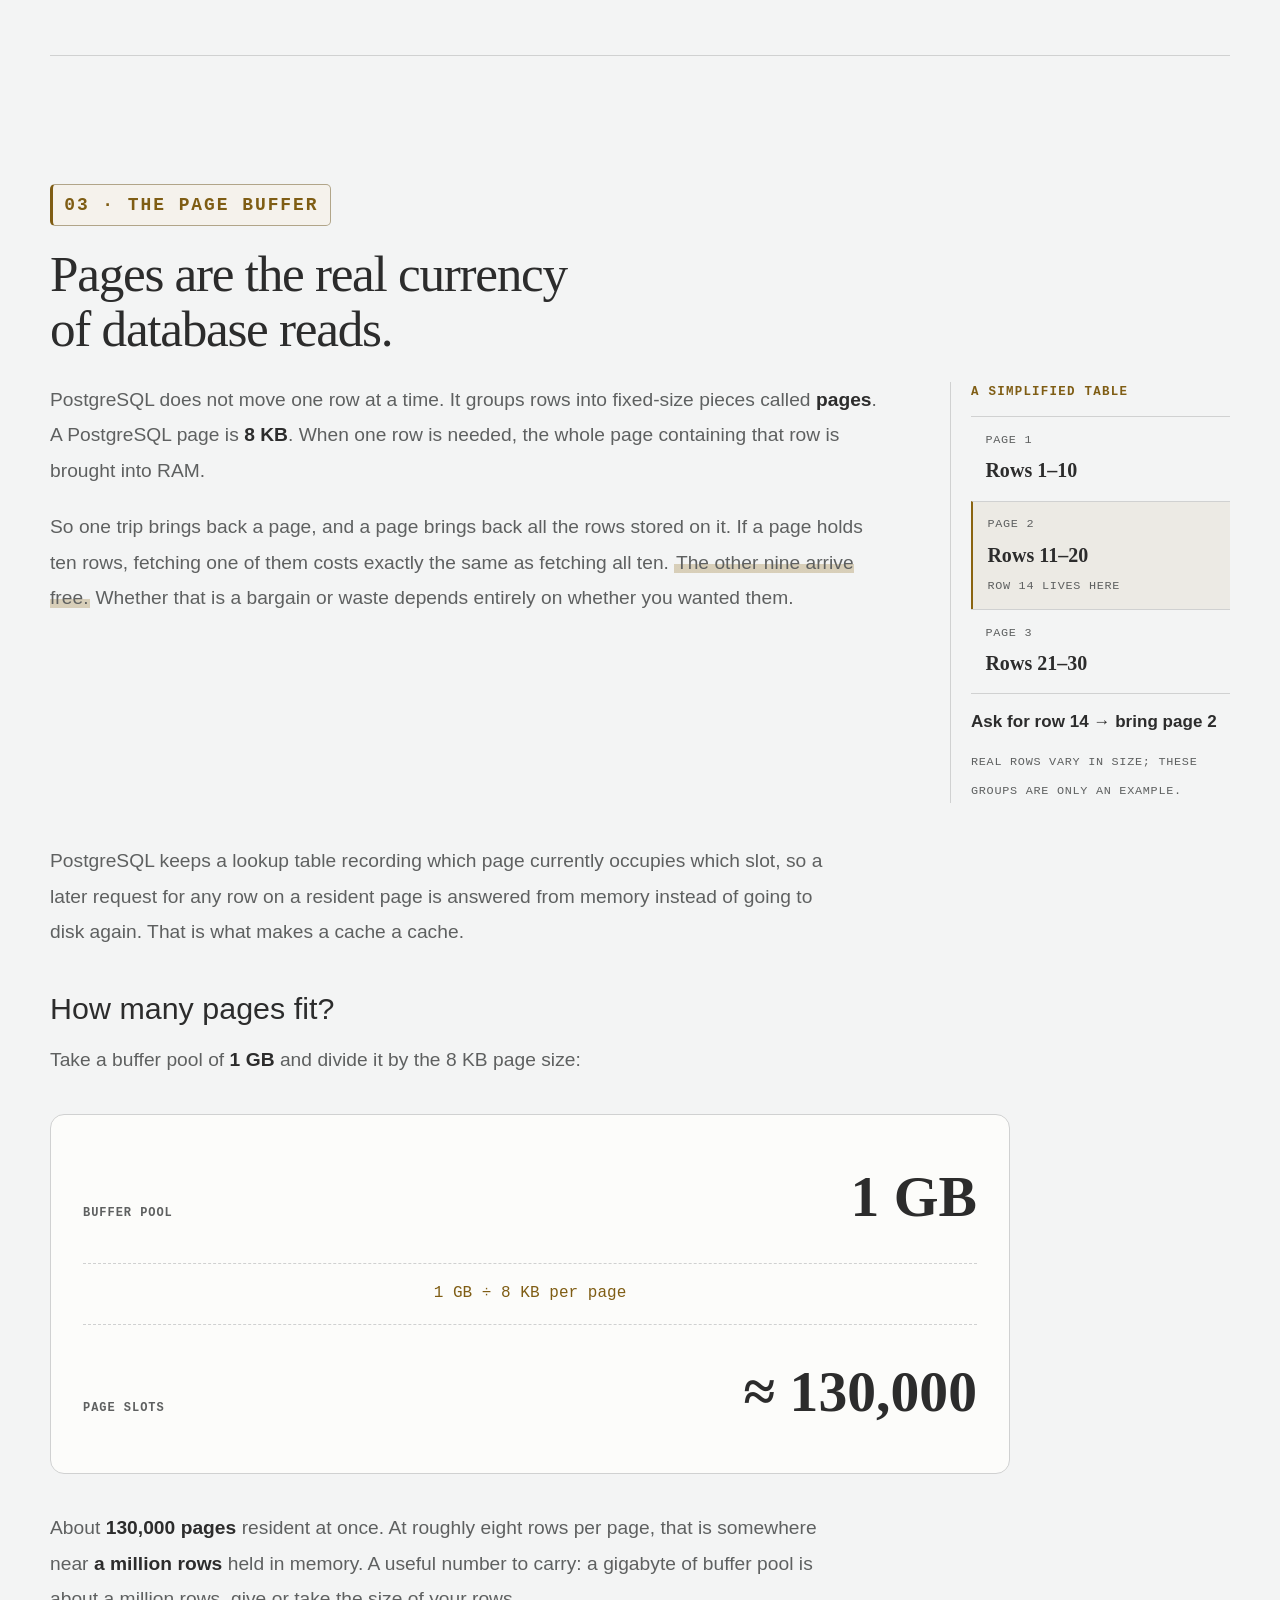
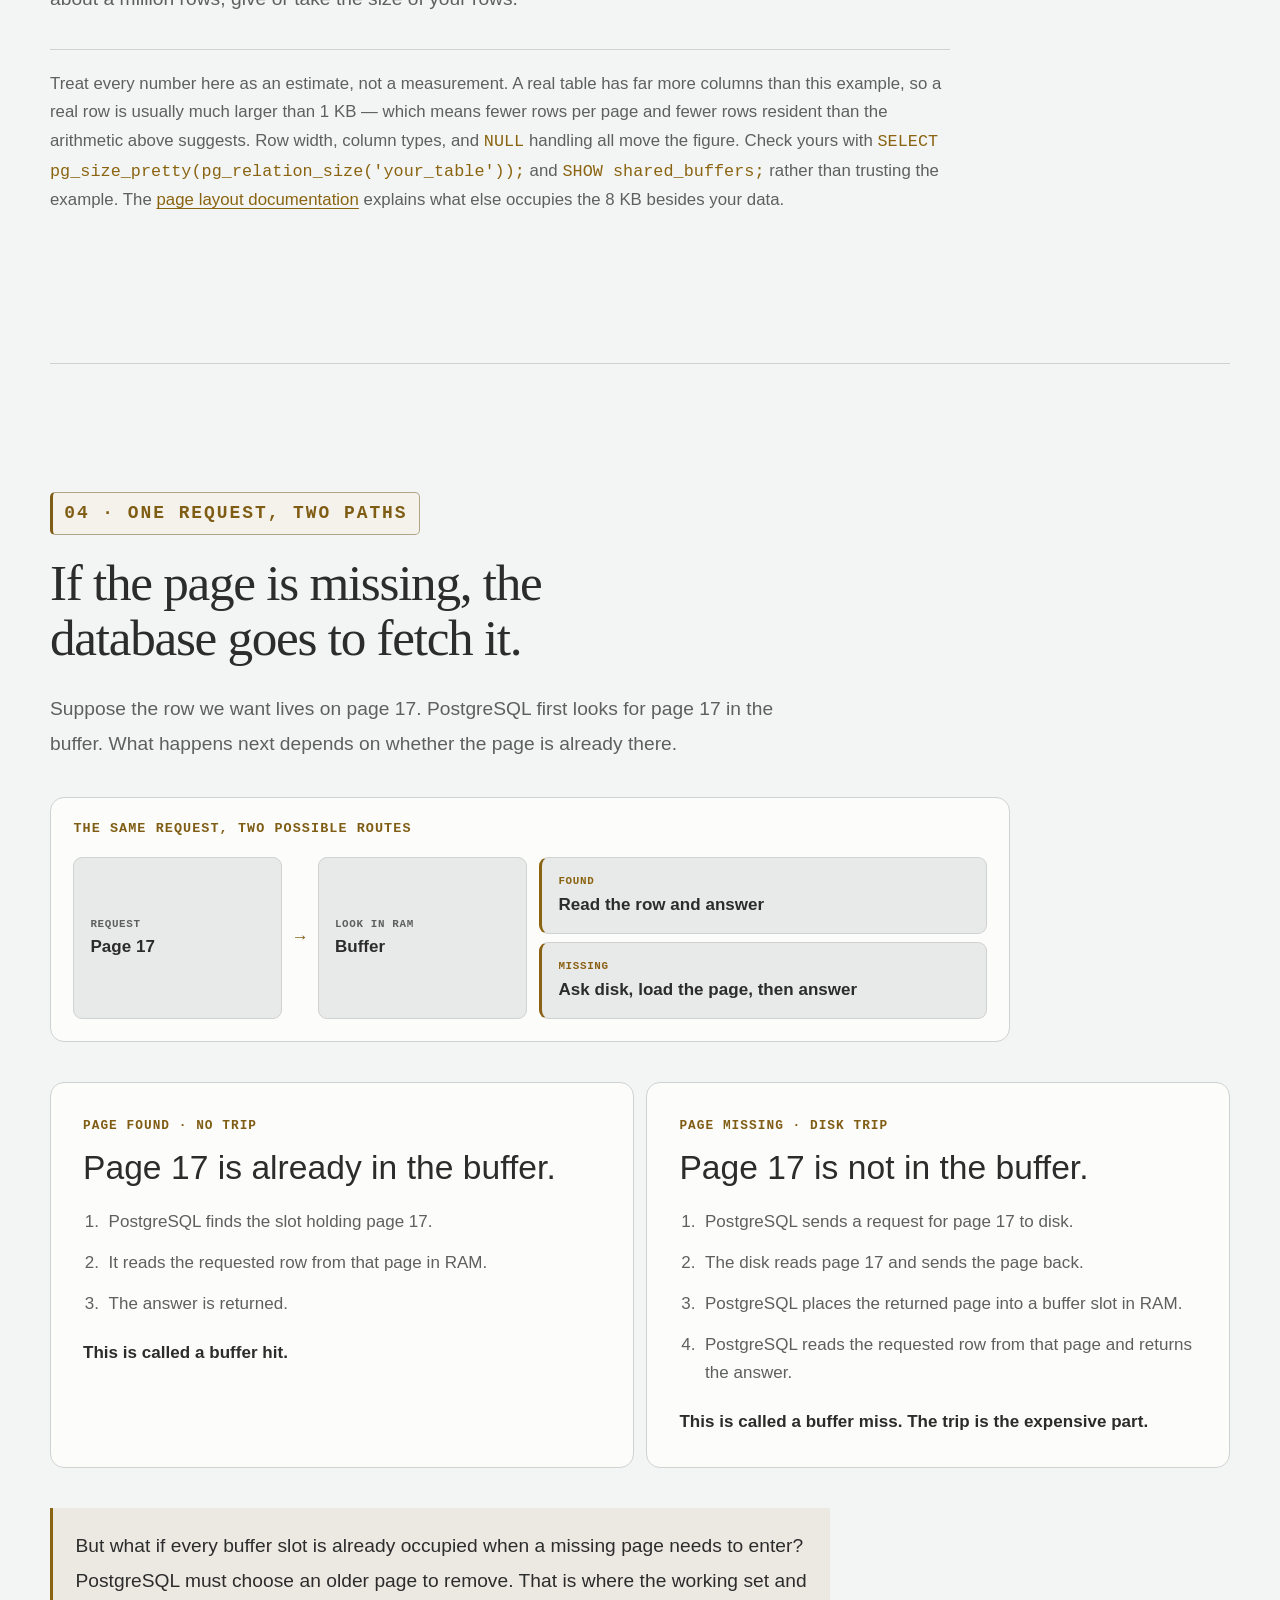
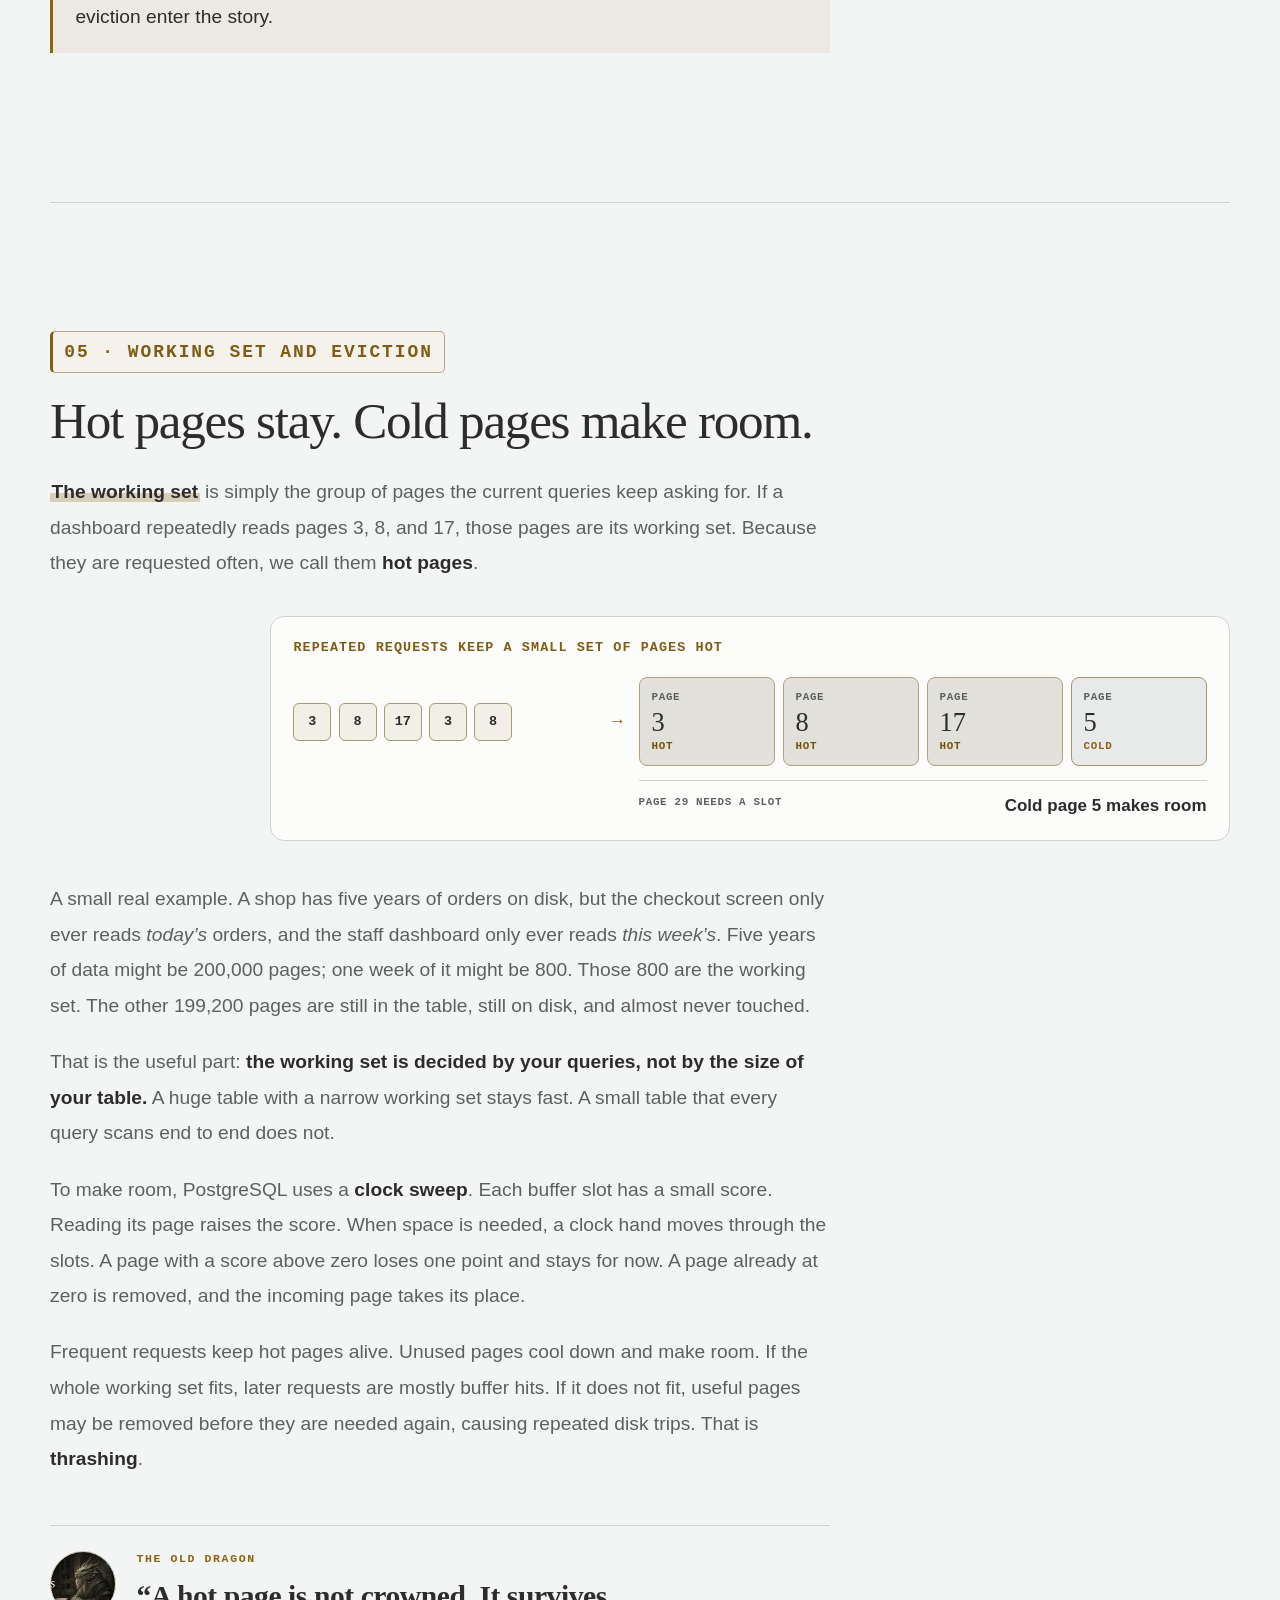
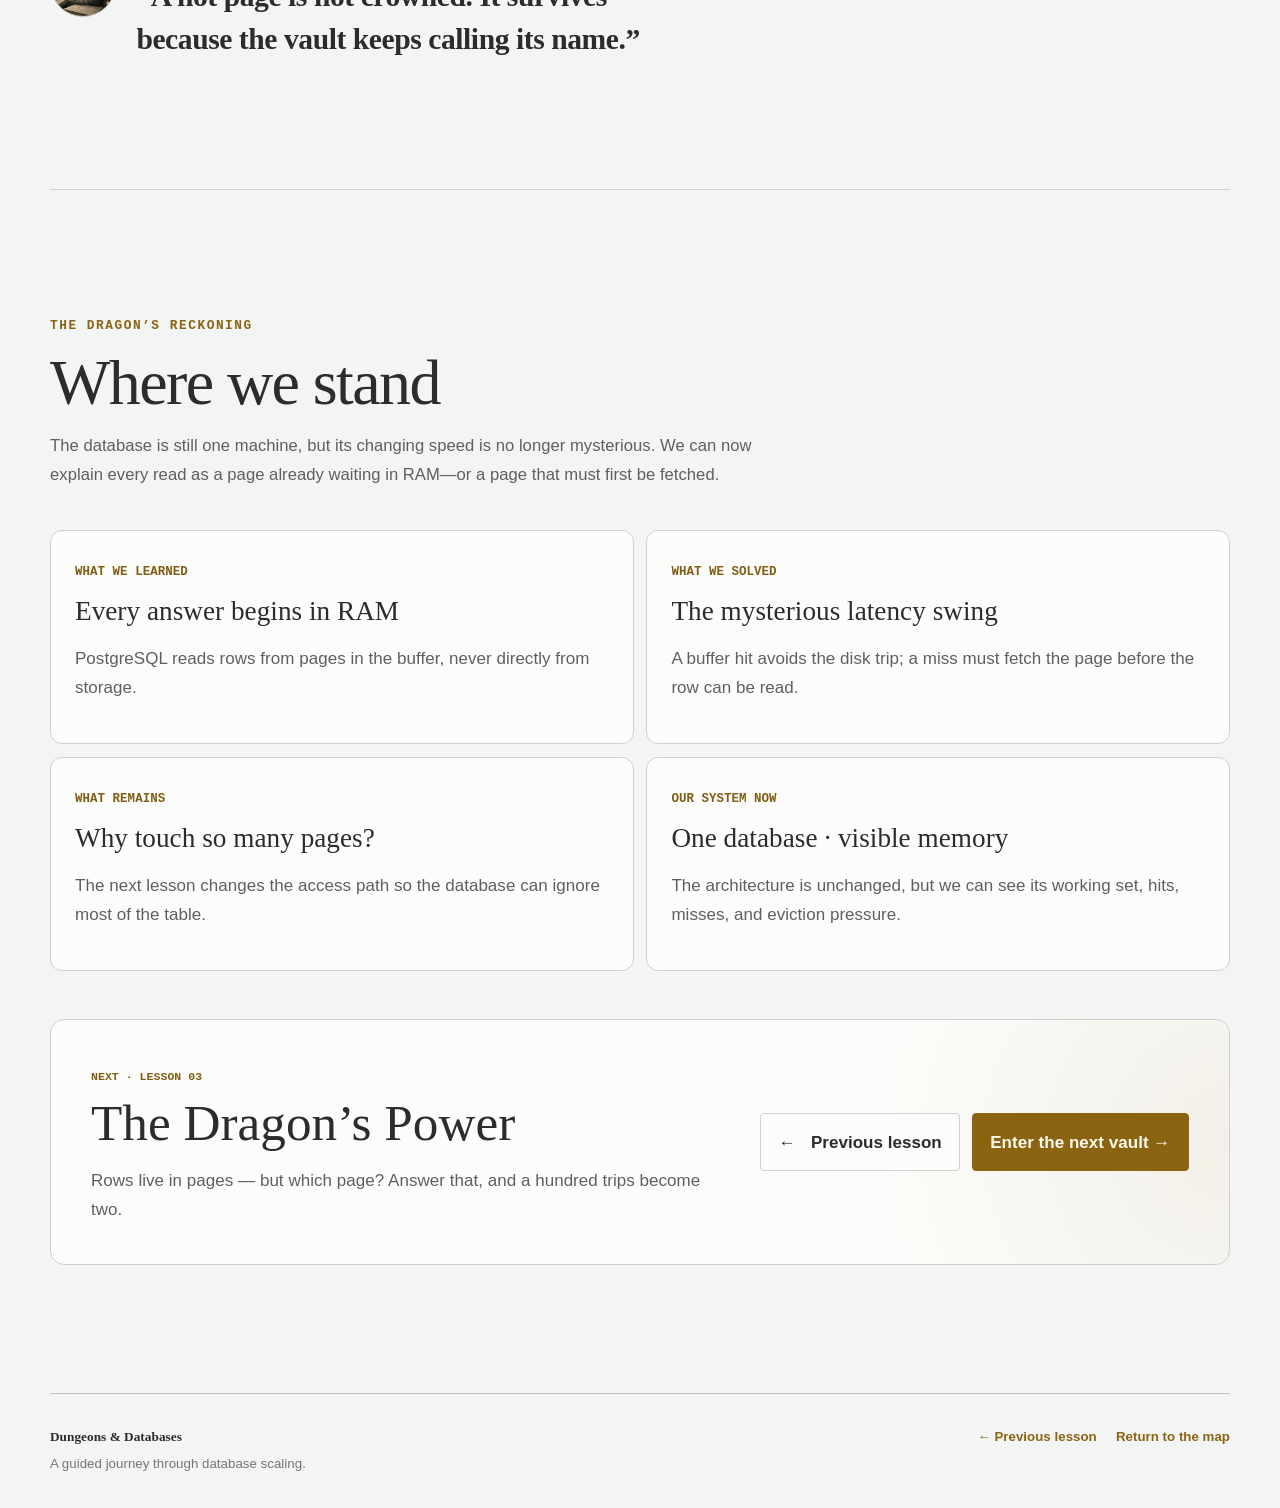
<file: lessons/lesson-02-beneath-the-vault/index.html>
<!doctype html>
<html lang="en" data-theme="dark">
  <head>
    <meta charset="UTF-8" />
    <meta name="viewport" content="width=device-width, initial-scale=1.0" />
    <meta
      name="description"
      content="Learn how PostgreSQL serves pages from RAM, loads buffer misses from storage, and keeps a working set hot."
    />
    <meta name="theme-color" content="#2c2c2c" />
    <meta property="og:type" content="article" />
    <meta property="og:title" content="Beneath the Vault · Dungeons &amp; Databases" />
    <meta property="og:description" content="Understand the buffer pool, page hits, disk misses, and clock-sweep eviction." />
    <meta property="og:url" content="https://shahbaaz12.github.io/dungeons-and-databases/lessons/lesson-02-beneath-the-vault/" />
    <meta name="twitter:card" content="summary" />
    <meta name="twitter:title" content="Beneath the Vault · Dungeons &amp; Databases" />
    <meta name="twitter:description" content="Understand the buffer pool, page hits, disk misses, and clock-sweep eviction." />
    <title>Lesson 02 · Beneath the Vault · Dungeons &amp; Databases</title>
    <link rel="stylesheet" href="../../styles.css?v=20260823n" />
    <link rel="stylesheet" href="../lesson-shared.css?v=20260824b" />
    <link rel="stylesheet" href="../lesson-reading.css?v=20260824c" />
    <link rel="stylesheet" href="./lesson.css?v=20260823h" />
    <script src="../../site.js?v=20260823l" defer></script>
  </head>
  <body>
    <a class="skip-link" href="#lesson-content">Skip to the lesson</a>

    <header class="site-header lesson-header">
      <a class="brand" href="../../index.html" aria-label="Return to Dungeons and Databases home">
        <span class="brand-mark" aria-hidden="true"><b>D</b><span>&amp;</span><b>D</b></span>
        <span class="brand-copy">
          <strong>Dungeons &amp; Databases</strong>
          <small>Split the Realm</small>
        </span>
      </a>

      <div class="header-actions">
        <span class="lesson-badge">Lesson 02</span>
        <span class="lesson-header-name">Down into the vault</span>
        <button class="theme-toggle" type="button" data-theme-toggle aria-label="Switch to light theme"><span class="theme-toggle-icon" data-theme-icon aria-hidden="true"></span><span data-theme-label>Light</span></button>
      </div>
    </header>

    <main id="lesson-content">
      <section class="lesson-hero section-shell">
        <div class="lesson-hero-copy">
          <p class="eyebrow">Lesson 02 · Down into the vault</p>
          <h1>The database serves data from RAM.</h1>
          <p>
            Storage preserves the kingdom. Memory answers its questions. To understand why a query is fast
            one moment and slow the next, we must follow a single page between the two.
          </p>
          <div class="lesson-tags" aria-label="Lesson concepts">
            <span>Pages</span><span>Buffer pool</span><span>Working set</span><span>Eviction</span>
          </div>
        </div>

        <aside class="dragon-counsel compact" aria-labelledby="opening-counsel">
          <div class="dragon-counsel-avatar" aria-hidden="true"><img src="../../public/og.png" alt="" width="1672" height="941" decoding="async" fetchpriority="high" /></div>
          <div>
            <p class="eyebrow">The Dragon’s Counsel</p>
            <blockquote id="opening-counsel">
              “The row may sleep on disk, young keeper. It must wake in memory before it can speak.”
            </blockquote>
            <p>Every answer begins with a page in RAM.</p>
          </div>
        </aside>
      </section>

      <article class="lesson-reading">
        <section class="reading-section" aria-labelledby="ram-title">
          <p class="chapter-number">01 · The rule</p>
          <h2 id="ram-title">The database reads from RAM, not directly from storage.</h2>
          <p>
            Your data rests in files on an SSD or another storage device. But PostgreSQL does not inspect a
            row while it is still sitting there. First, the part of the file containing that row must be in
            RAM. Only then can PostgreSQL read it and answer the query.
          </p>
          <p>
            PostgreSQL therefore reserves an area of RAM called the <strong>buffer pool</strong>. Think of it
            as a temporary holding area for pieces of the database that are being used. A piece already in
            the buffer can be read immediately. A missing piece must first be copied from storage into the
            buffer, and is then read from there.
          </p>
          <p>
            So both paths end in the same place: <strong>the data is read from RAM</strong>. The difference is
            whether <mark class="quiet-highlight">the needed piece was already waiting there or had to make
            the trip from storage first.</mark>
          </p>
        </section>

        <section class="reading-section" aria-labelledby="speed-title">
          <p class="chapter-number">02 · Why the rule matters</p>
          <h2 id="speed-title">Why does reading from RAM make such a difference?</h2>
          <p>
            Every read ends the same way: the row is read from a page in RAM. What differs is
            <em>how that page got there</em>. There are three cases, and they are nowhere near each other.
          </p>

          <ul class="read-paths">
            <li>
              <strong>The page is already in RAM.</strong> It is sitting in the buffer pool from an earlier
              query. Nothing is fetched. The row is read immediately, in about
              <strong>100 nanoseconds</strong>.
            </li>
            <li>
              <strong>The page is on a local SSD.</strong> It must first be copied from the drive into a
              free slot in the buffer pool, and only then read. That copy takes about
              <strong>100 microseconds</strong> &#8212; roughly <strong>a thousand times</strong> longer than
              reading a page already in memory.
            </li>
            <li>
              <strong>The page is on network storage.</strong> The same copy happens, but the request and
              the page must also cross a network first. About <strong>1 millisecond</strong> &#8212; roughly
              <strong>ten thousand times</strong> longer.
            </li>
          </ul>

          <p>
            The same shape, in everyday terms: RAM is the book already open on your desk. A local SSD is the
            library downstairs &#8212; you must leave the desk, fetch it, and come back. Network storage is a
            library in another town. In all three cases you finally read at the desk. Only the fetching
            changes.
          </p>

          <div class="table-wrap">
            <table class="latency-table">
              <caption>A simple comparison&#8212;the exact speed depends on the hardware</caption>
              <thead>
                <tr><th scope="col">Where the page is</th><th scope="col">What has to happen first</th><th scope="col">Approximate wait</th><th scope="col">Compared with RAM</th></tr>
              </thead>
              <tbody>
                <tr><th scope="row">RAM</th><td>Nothing&#8212;it is already there</td><td>~100 nanoseconds</td><td>1&#215;</td></tr>
                <tr><th scope="row">Local SSD</th><td>Copy the page into a buffer slot</td><td>~100 microseconds</td><td>~1,000&#215;</td></tr>
                <tr><th scope="row">Network storage</th><td>Cross a network, then copy it in</td><td>~1 millisecond</td><td>~10,000&#215;</td></tr>
              </tbody>
            </table>
          </div>

          <p class="source-note">
            If one RAM read were stretched to <strong>one second</strong>, the comparable SSD trip would take
            about <strong>17 minutes</strong>, and a network-storage trip about <strong>2 hours and 47
            minutes</strong>. These are rough orders of magnitude, not a benchmark or a promise. Hardware,
            caching, queueing, access patterns, and network distance can change the real result. For a deeper
            treatment, see Brendan Gregg&#8217;s
            <a href="https://www.brendangregg.com/systems-performance-2nd-edition-book.html">Systems Performance, 2nd Edition</a>.
          </p>
        </section>

        <section class="reading-section" aria-labelledby="buffer-title">
          <p class="chapter-number">03 · The page buffer</p>
          <h2 id="buffer-title">Pages are the real currency of database reads.</h2>

          <div class="page-currency-layout">
            <div>
              <p>
                PostgreSQL does not move one row at a time. It groups rows into fixed-size pieces called
                <strong>pages</strong>. A PostgreSQL page is <strong>8 KB</strong>. When one row is needed,
                the whole page containing that row is brought into RAM.
              </p>
              <p>
                So one trip brings back a page, and a page brings back all the rows stored on it. If a page
                holds ten rows, fetching one of them costs exactly the same as fetching all ten.
                <mark class="quiet-highlight">The other nine arrive free.</mark> Whether that is a bargain or
                waste depends entirely on whether you wanted them.
              </p>
            </div>

            <aside class="rows-to-pages" aria-label="Simplified example showing rows grouped into pages">
              <p>A simplified table</p>
              <div><span>Page 1</span><strong>Rows 1&#8211;10</strong></div>
              <div class="requested-page"><span>Page 2</span><strong>Rows 11&#8211;20</strong><small>Row 14 lives here</small></div>
              <div><span>Page 3</span><strong>Rows 21&#8211;30</strong></div>
              <p class="visual-result">Ask for row 14 &#8594; bring page 2</p>
              <small>Real rows vary in size; these groups are only an example.</small>
            </aside>
          </div>

          <p>
            PostgreSQL keeps a lookup table recording which page currently occupies which slot, so a later
            request for any row on a resident page is answered from memory instead of going to disk again.
            That is what makes a cache a cache.
          </p>

          <h3>How many pages fit?</h3>
          <p>
            Take a buffer pool of <strong>1 GB</strong> and divide it by the 8 KB page size:
          </p>

          <div class="capacity-example" aria-label="Buffer pool capacity calculation">
            <p><span>Buffer pool</span><strong>1 GB</strong></p>
            <p class="capacity-math">1 GB &#247; 8 KB per page</p>
            <p><span>Page slots</span><strong>&#8776; 130,000</strong></p>
          </div>

          <p>
            About <strong>130,000 pages</strong> resident at once. At roughly eight rows per page, that is
            somewhere near <strong>a million rows</strong> held in memory. A useful number to carry: a
            gigabyte of buffer pool is about a million rows, give or take the size of your rows.
          </p>

          <p class="source-note">
            Treat every number here as an estimate, not a measurement. A real table has far more columns
            than this example, so a real row is usually much larger than 1 KB — which means fewer rows per
            page and fewer rows resident than the arithmetic above suggests. Row width, column types, and
            <code>NULL</code> handling all move the figure. Check yours with
            <code>SELECT pg_size_pretty(pg_relation_size('your_table'));</code> and
            <code>SHOW shared_buffers;</code> rather than trusting the example. The
            <a href="https://www.postgresql.org/docs/current/storage-page-layout.html">page layout documentation</a>
            explains what else occupies the 8 KB besides your data.</p>
        </section>

        <section class="reading-section" aria-labelledby="paths-title">
          <p class="chapter-number">04 · One request, two paths</p>
          <h2 id="paths-title">If the page is missing, the database goes to fetch it.</h2>
          <p>
            Suppose the row we want lives on page 17. PostgreSQL first looks for page 17 in the buffer. What
            happens next depends on whether the page is already there.
          </p>

          <figure class="request-route" aria-labelledby="request-route-caption">
            <figcaption id="request-route-caption">The same request, two possible routes</figcaption>
            <div class="route-origin"><span>Request</span><strong>Page 17</strong></div>
            <b class="route-arrow" aria-hidden="true">&#8594;</b>
            <div class="route-lookup"><span>Look in RAM</span><strong>Buffer</strong></div>
            <div class="route-branches">
              <div class="route-hit"><span>Found</span><strong>Read the row and answer</strong></div>
              <div class="route-miss"><span>Missing</span><strong>Ask disk, load the page, then answer</strong></div>
            </div>
          </figure>

          <div class="request-paths">
            <section aria-labelledby="hit-title">
              <p class="path-label">Page found · no trip</p>
              <h3 id="hit-title">Page 17 is already in the buffer.</h3>
              <ol>
                <li>PostgreSQL finds the slot holding page 17.</li>
                <li>It reads the requested row from that page in RAM.</li>
                <li>The answer is returned.</li>
              </ol>
              <p><strong>This is called a buffer hit.</strong></p>
            </section>

            <section aria-labelledby="miss-title">
              <p class="path-label">Page missing · disk trip</p>
              <h3 id="miss-title">Page 17 is not in the buffer.</h3>
              <ol>
                <li>PostgreSQL sends a request for page 17 to disk.</li>
                <li>The disk reads page 17 and sends the page back.</li>
                <li>PostgreSQL places the returned page into a buffer slot in RAM.</li>
                <li>PostgreSQL reads the requested row from that page and returns the answer.</li>
              </ol>
              <p><strong>This is called a buffer miss. The trip is the expensive part.</strong></p>
            </section>
          </div>

          <p class="transition-callout">
            But what if every buffer slot is already occupied when a missing page needs to enter? PostgreSQL
            must choose an older page to remove. That is where the working set and eviction enter the story.
          </p>
        </section>

        <section class="reading-section" aria-labelledby="working-title">
          <p class="chapter-number">05 · Working set and eviction</p>
          <h2 id="working-title">Hot pages stay. Cold pages make room.</h2>
          <p>
            <mark class="quiet-highlight"><strong>The working set</strong></mark> is simply the group of pages
            the current queries keep asking for. If a dashboard repeatedly reads pages 3, 8, and 17, those
            pages are its working set. Because they are requested often, we call them
            <strong>hot pages</strong>.
          </p>

          <figure class="working-set-visual" aria-labelledby="working-set-caption">
            <figcaption id="working-set-caption">Repeated requests keep a small set of pages hot</figcaption>
            <div class="request-stream" aria-label="Repeated requests for pages 3, 8, and 17">
              <span>3</span><span>8</span><span>17</span><span>3</span><span>8</span>
            </div>
            <b class="working-arrow" aria-hidden="true">&#8594;</b>
            <div class="buffer-strip" aria-label="Four buffer slots">
              <span class="hot-page"><small>Page</small><strong>3</strong><em>Hot</em></span>
              <span class="hot-page"><small>Page</small><strong>8</strong><em>Hot</em></span>
              <span class="hot-page"><small>Page</small><strong>17</strong><em>Hot</em></span>
              <span class="cold-page"><small>Page</small><strong>5</strong><em>Cold</em></span>
            </div>
            <div class="eviction-note"><span>Page 29 needs a slot</span><strong>Cold page 5 makes room</strong></div>
          </figure>

          <p>
            A small real example. A shop has five years of orders on disk, but the checkout screen only ever
            reads <em>today’s</em> orders, and the staff dashboard only ever reads <em>this week’s</em>. Five
            years of data might be 200,000 pages; one week of it might be 800. Those 800 are the working set.
            The other 199,200 pages are still in the table, still on disk, and almost never touched.
          </p>
          <p>
            That is the useful part: <strong>the working set is decided by your queries, not by the size of
            your table.</strong> A huge table with a narrow working set stays fast. A small table that every
            query scans end to end does not.
          </p>
          <p>
            To make room, PostgreSQL uses a <strong>clock sweep</strong>. Each buffer slot has a small score.
            Reading its page raises the score. When space is needed, a clock hand moves through the slots. A
            page with a score above zero loses one point and stays for now. A page already at zero is removed,
            and the incoming page takes its place.
          </p>
          <p>
            Frequent requests keep hot pages alive. Unused pages cool down and make room. If the whole working
            set fits, later requests are mostly buffer hits. If it does not fit, useful pages may be removed
            before they are needed again, causing repeated disk trips. That is <strong>thrashing</strong>.
          </p>

          <blockquote class="dragon-line closing-line">
            <span>The Old Dragon</span>
            “A hot page is not crowned. It survives because the vault keeps calling its name.”
          </blockquote>
        </section>

      </article>

      <section class="reckoning section-shell" aria-labelledby="standing-title">
        <div class="reckoning-intro">
          <p class="eyebrow">The Dragon’s Reckoning</p>
          <h2 id="standing-title">Where we stand</h2>
          <p>
            The database is still one machine, but its changing speed is no longer mysterious. We can now
            explain every read as a page already waiting in RAM—or a page that must first be fetched.
          </p>
        </div>

        <div class="standing-grid">
          <article><span>What we learned</span><strong>Every answer begins in RAM</strong><p>PostgreSQL reads rows from pages in the buffer, never directly from storage.</p></article>
          <article><span>What we solved</span><strong>The mysterious latency swing</strong><p>A buffer hit avoids the disk trip; a miss must fetch the page before the row can be read.</p></article>
          <article><span>What remains</span><strong>Why touch so many pages?</strong><p>The next lesson changes the access path so the database can ignore most of the table.</p></article>
          <article><span>Our system now</span><strong>One database · visible memory</strong><p>The architecture is unchanged, but we can see its working set, hits, misses, and eviction pressure.</p></article>
        </div>

        <div class="next-gate" aria-labelledby="next-title">
          <div>
            <span>Next · Lesson 03</span>
            <h3 id="next-title">The Dragon&#8217;s Power</h3>
            <p>Rows live in pages &#8212; but which page? Answer that, and a hundred trips become two.</p>
          </div>
          <div class="gate-actions"><a class="button button-secondary" href="../lesson-01-the-groaning-vault/"><b aria-hidden="true">←</b> Previous lesson</a><a class="button button-primary" href="../lesson-03-the-dragons-gift/">Enter the next vault →</a></div>
        </div>
      </section>
    </main>

    <footer class="site-footer section-shell">
      <div><strong>Dungeons &amp; Databases</strong><p>A guided journey through database scaling.</p></div>
      <div class="footer-links"><a href="../lesson-01-the-groaning-vault/">← Previous lesson</a><a href="../../index.html">Return to the map</a></div>
    </footer>
  </body>
</html>
</file>
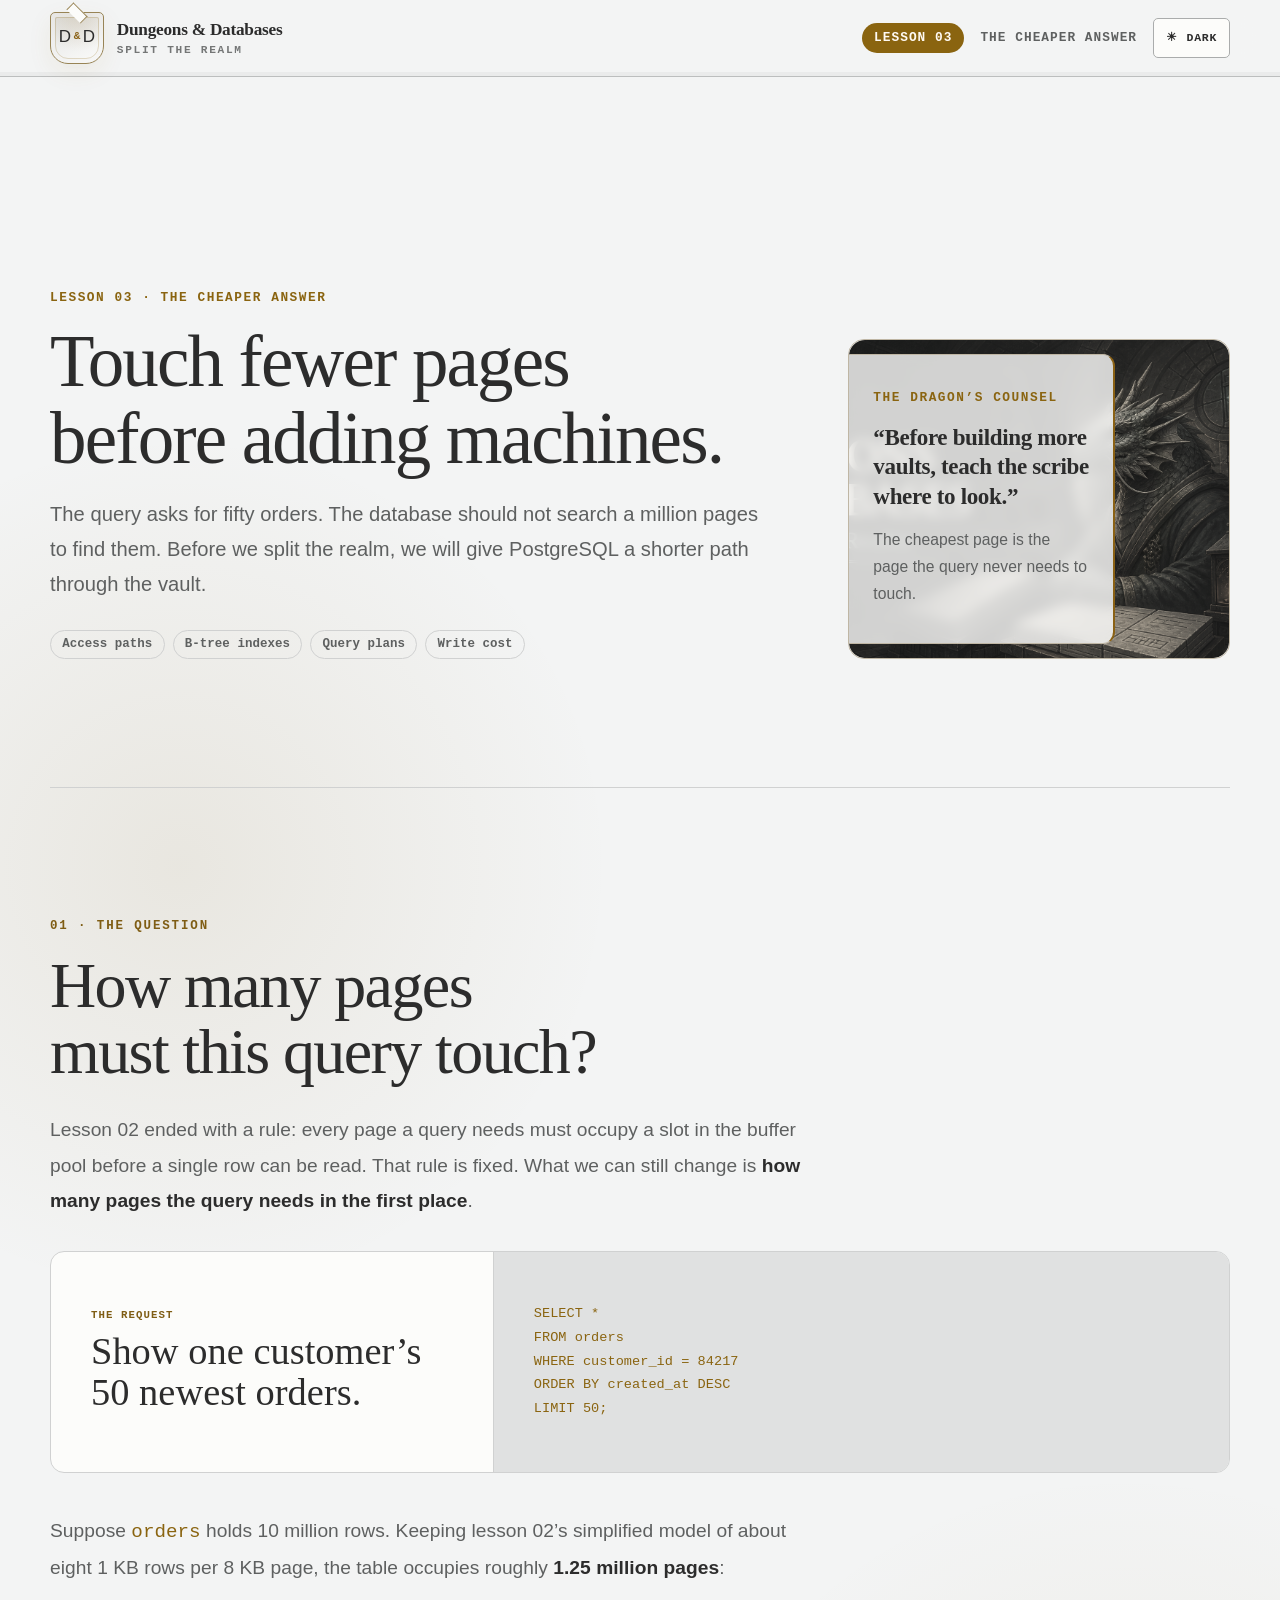
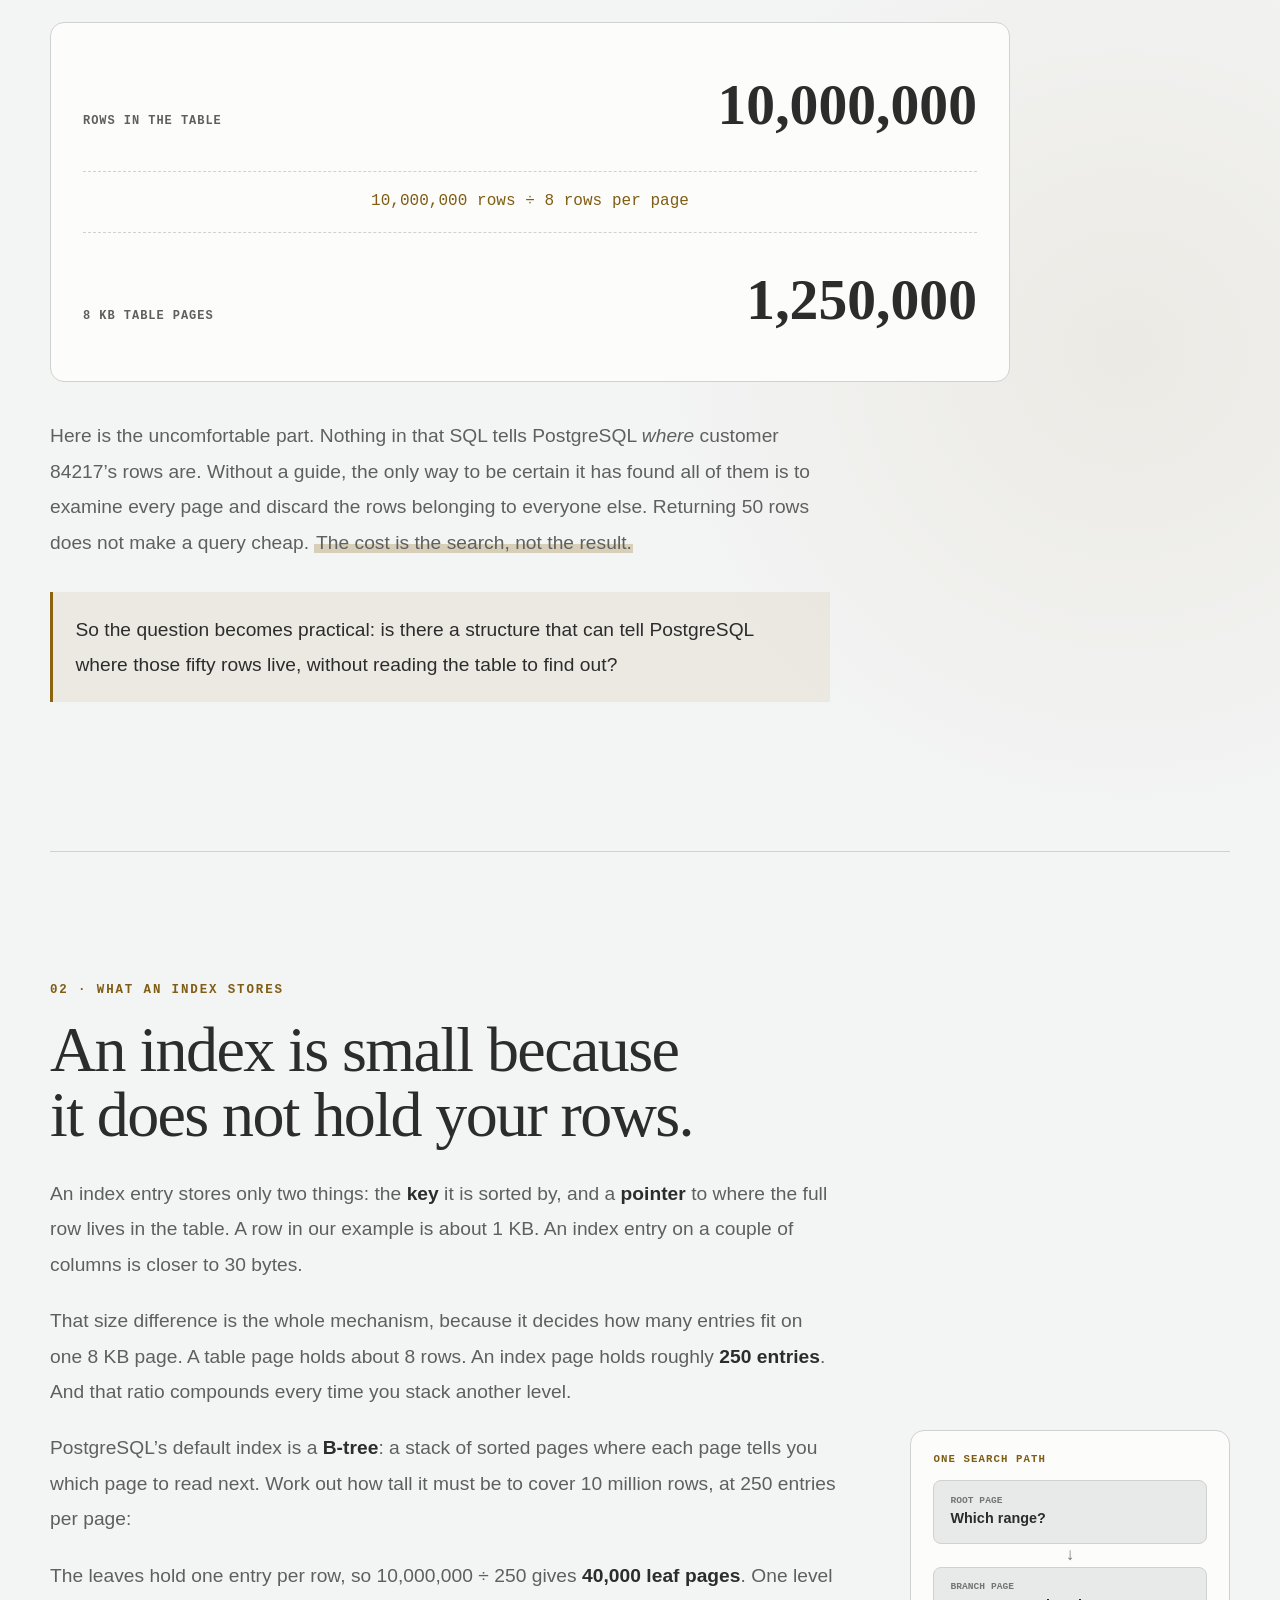
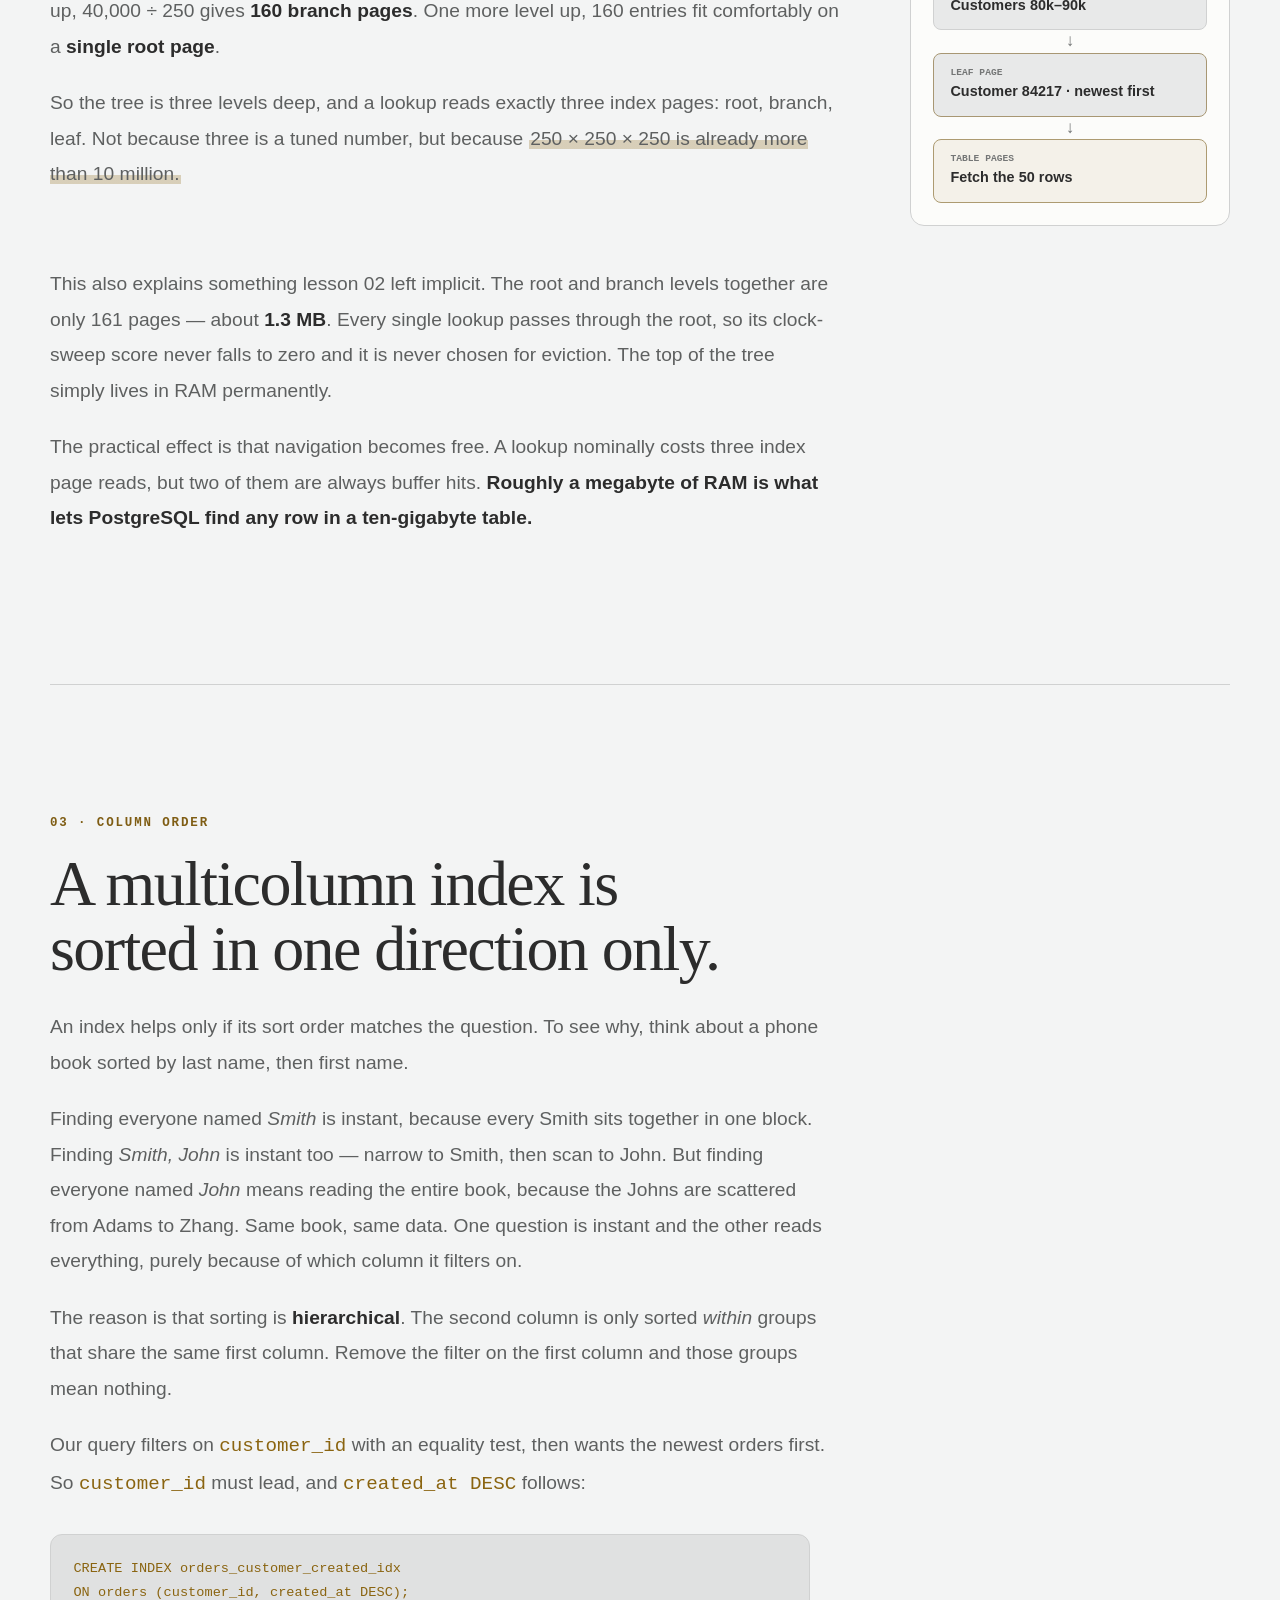
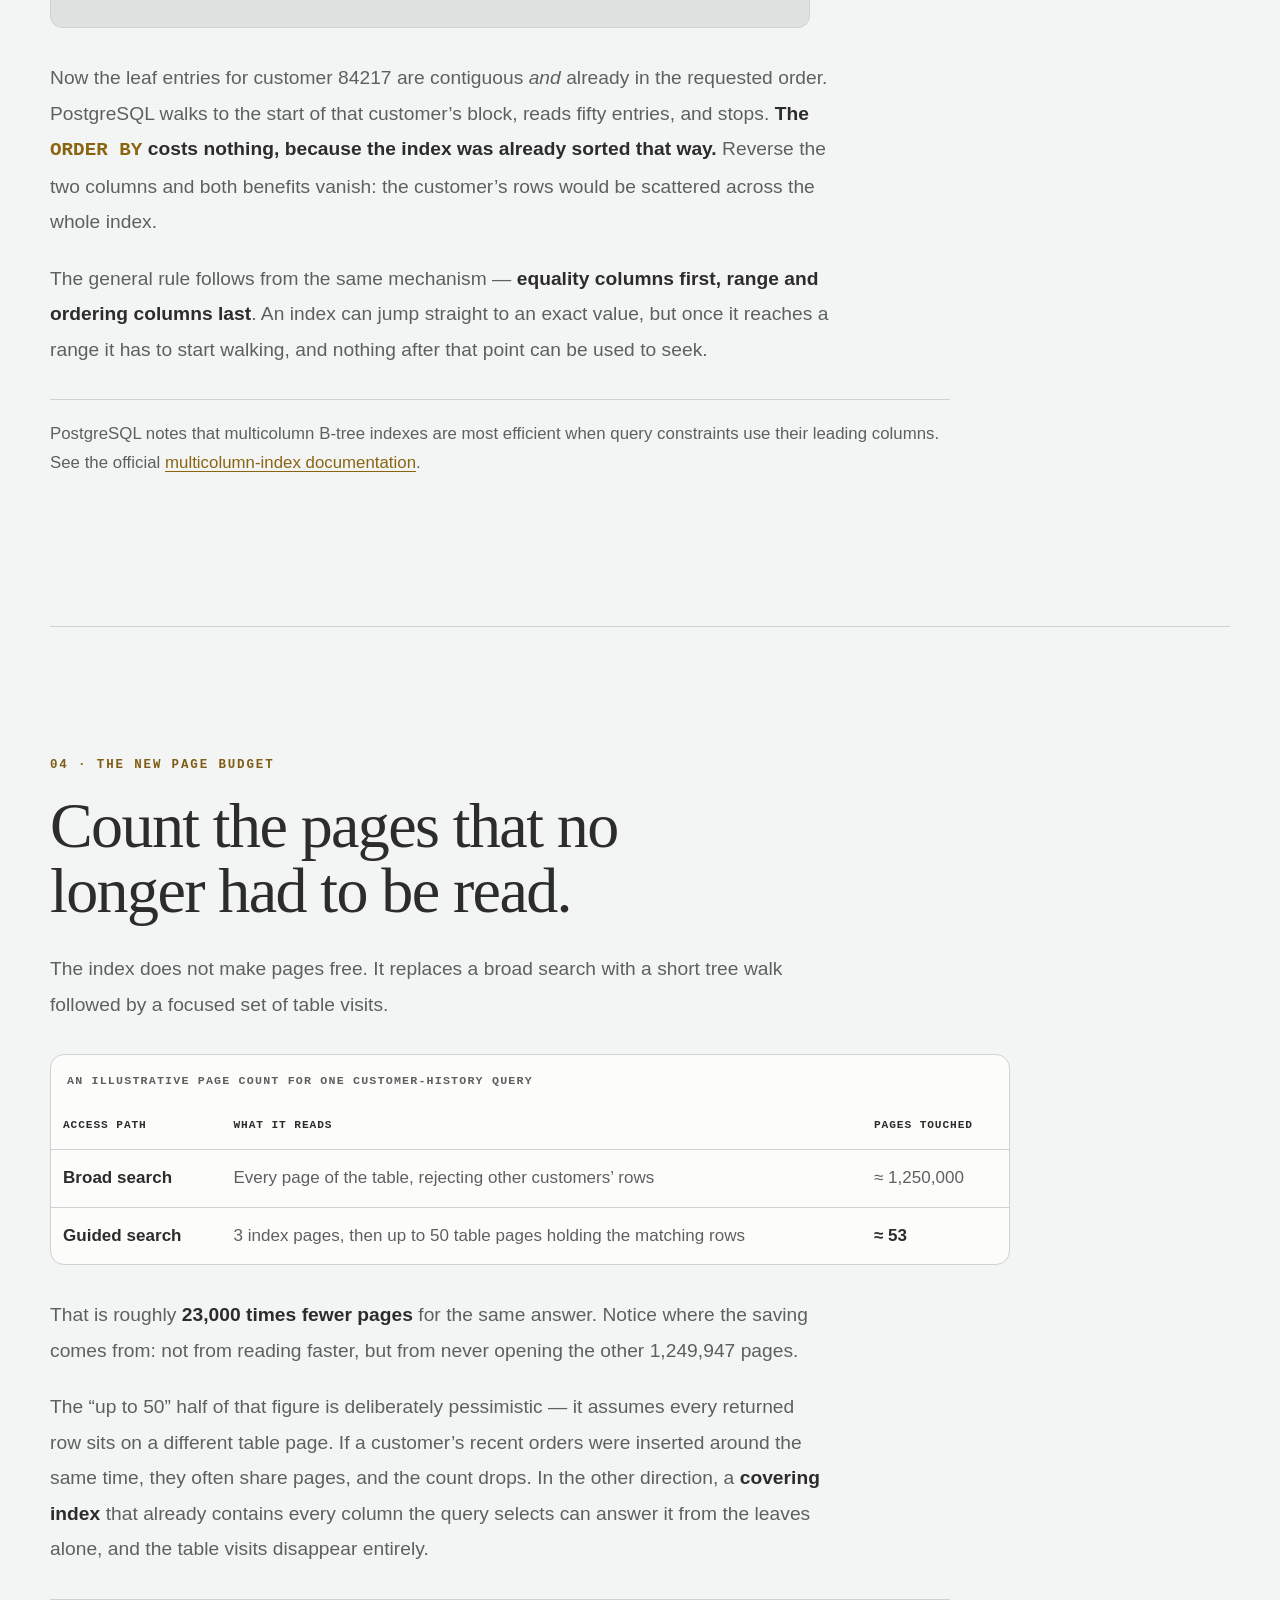
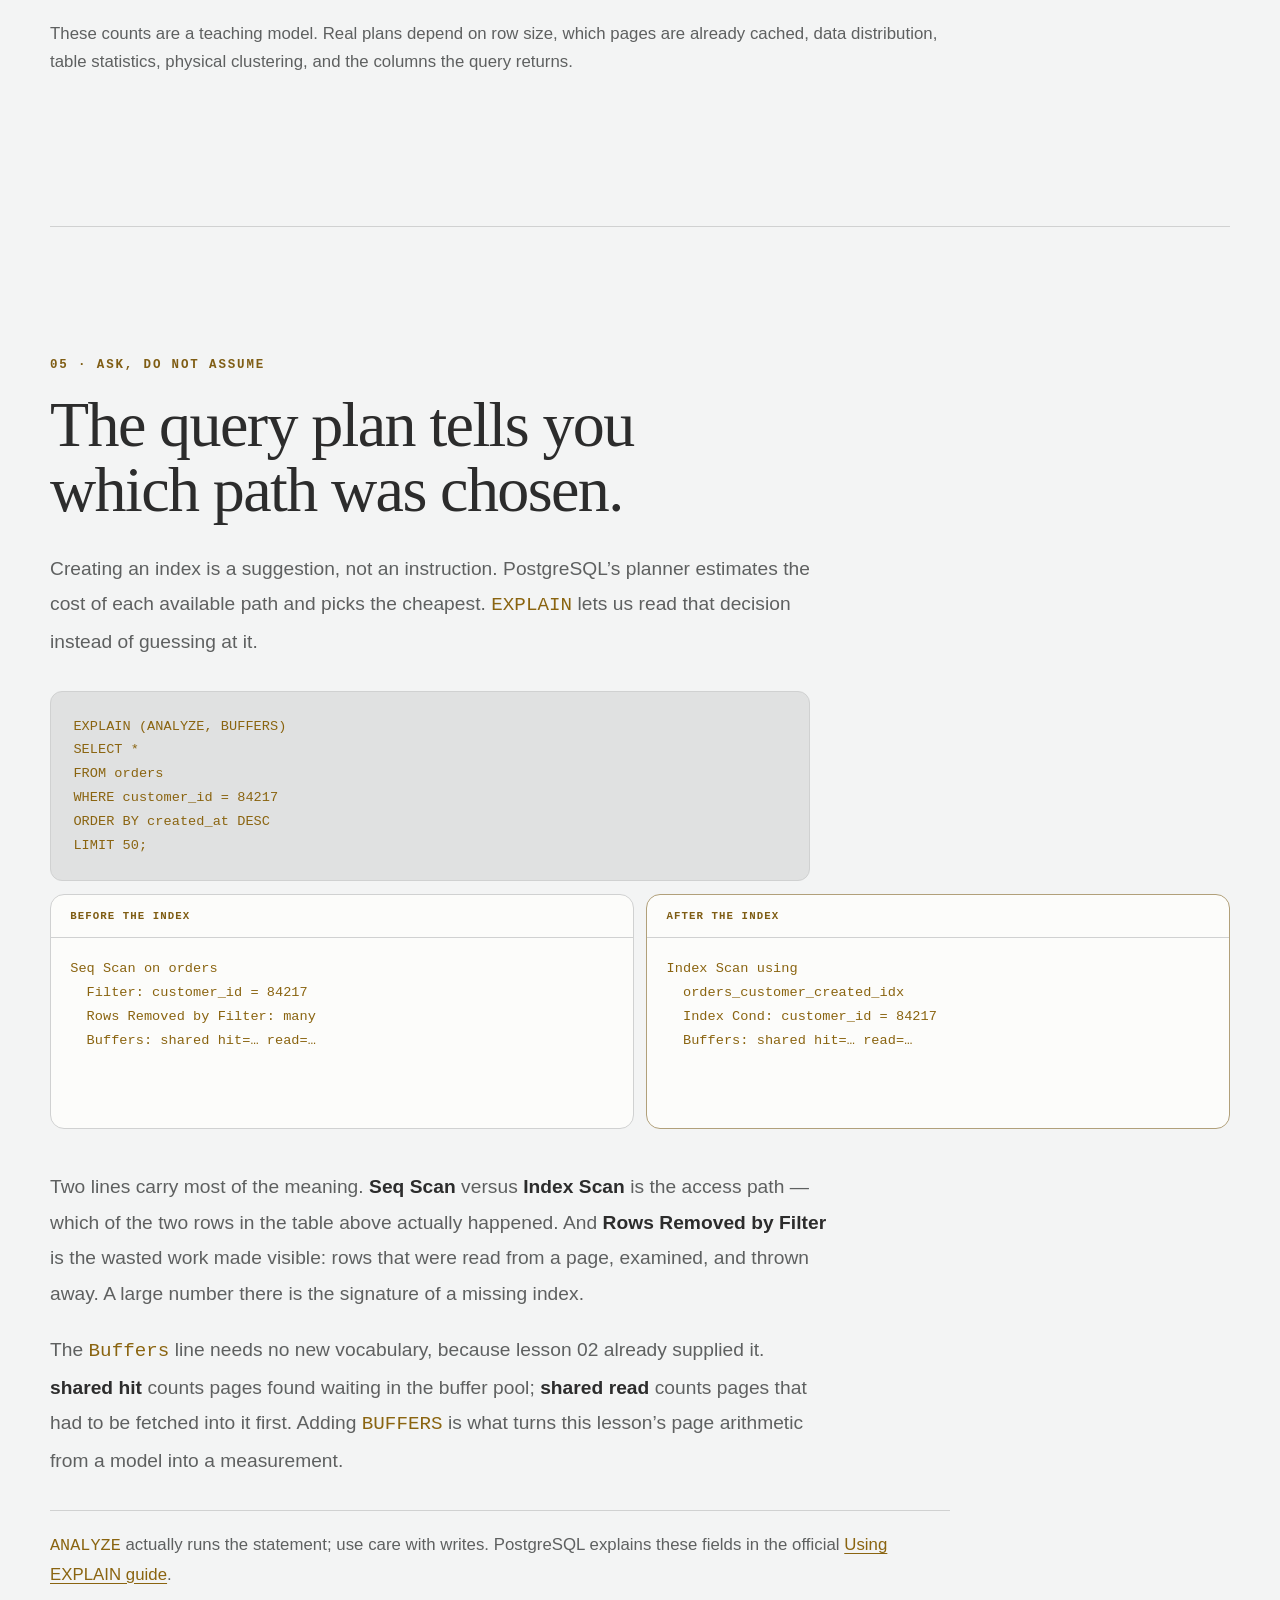
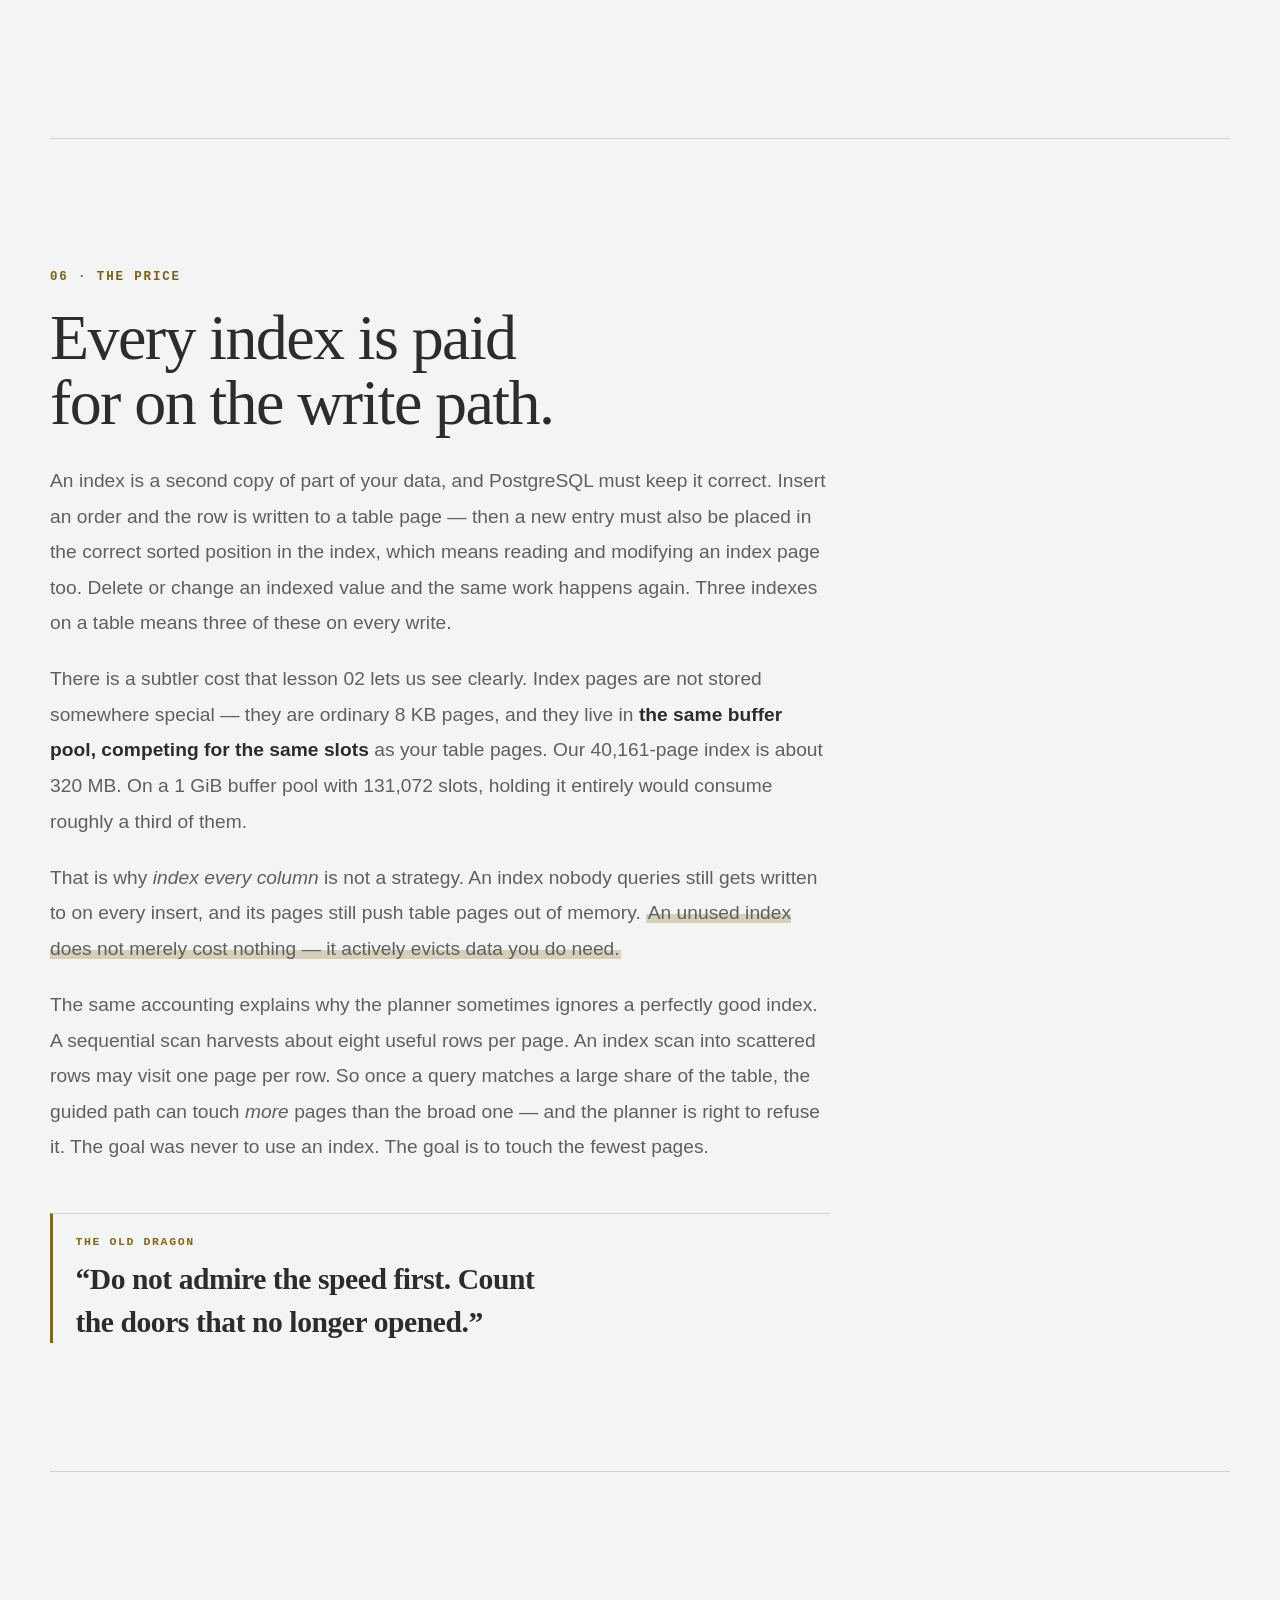
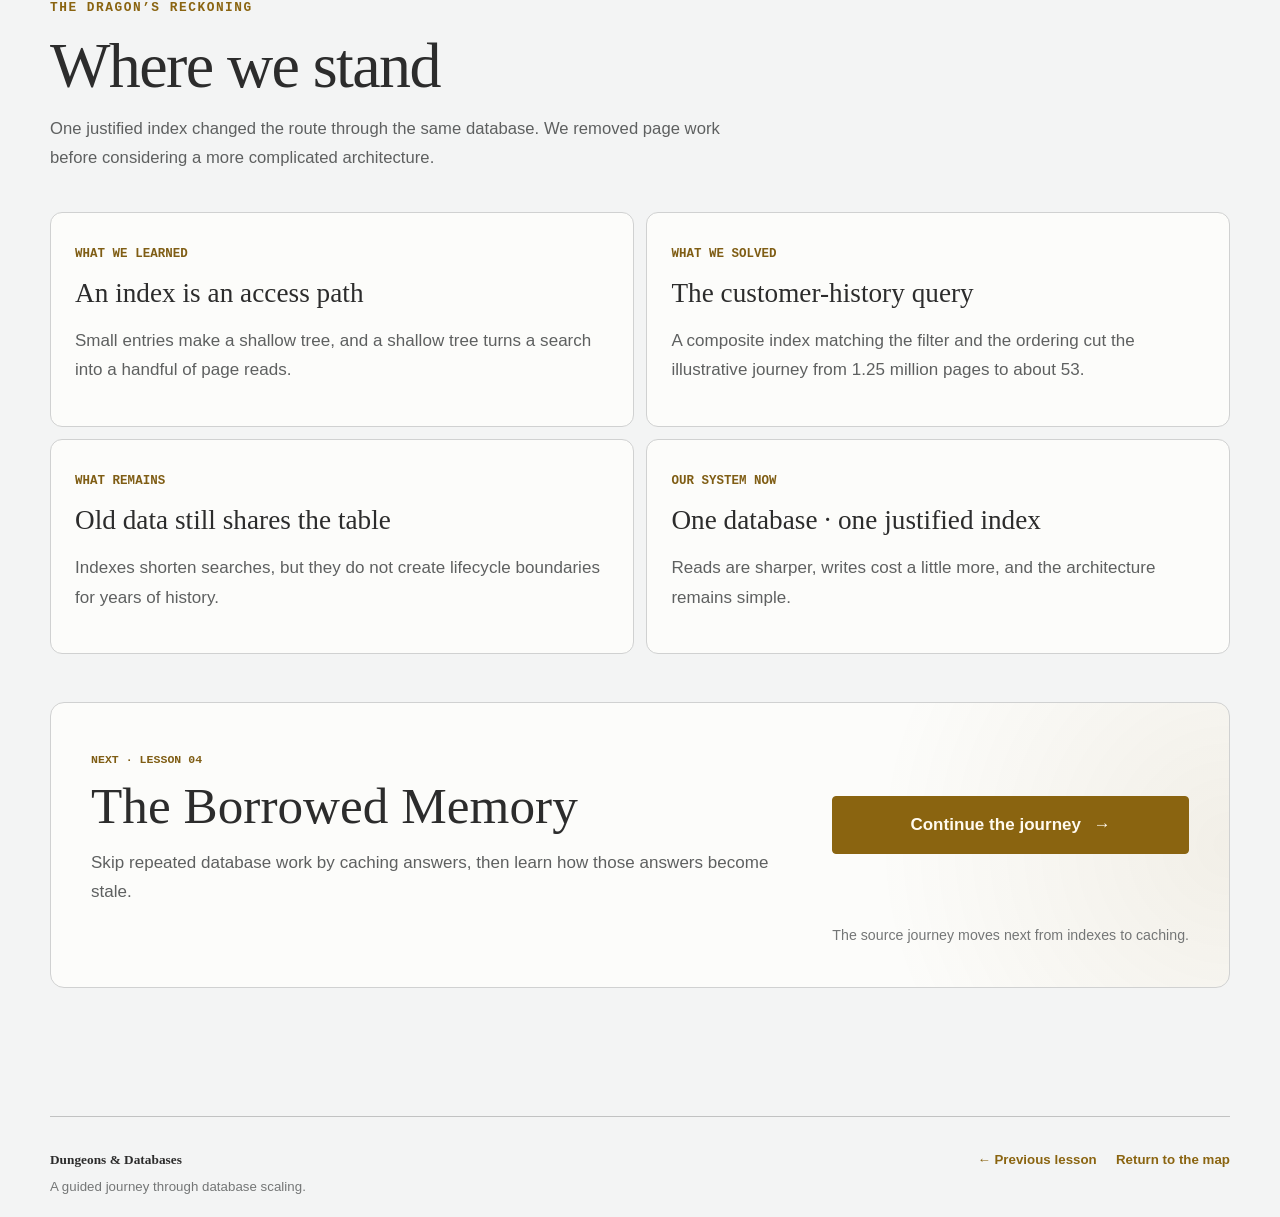
<file: lessons/lesson-03-sharpen-before-you-split/index.html>
<!doctype html>
<html lang="en" data-theme="dark">
  <head>
    <meta charset="UTF-8" />
    <meta name="viewport" content="width=device-width, initial-scale=1.0" />
    <meta
      name="description"
      content="Learn how PostgreSQL indexes change the access path, reduce page reads, and add write cost."
    />
    <meta name="theme-color" content="#0b0d0c" />
    <meta property="og:type" content="article" />
    <meta property="og:title" content="Sharpen Before You Split · Dungeons &amp; Databases" />
    <meta property="og:description" content="Count the pages an index saves before reaching for partitions or shards." />
    <meta property="og:url" content="https://shahbaaz12.github.io/dungeons-and-databases/lessons/lesson-03-sharpen-before-you-split/" />
    <meta name="twitter:card" content="summary" />
    <meta name="twitter:title" content="Sharpen Before You Split · Dungeons &amp; Databases" />
    <meta name="twitter:description" content="Count the pages an index saves before reaching for partitions or shards." />
    <title>Lesson 03 · Sharpen Before You Split · Dungeons &amp; Databases</title>
    <link rel="stylesheet" href="../../styles.css" />
    <link rel="stylesheet" href="../lesson-shared.css" />
    <link rel="stylesheet" href="./lesson.css" />
    <script src="../../site.js" defer></script>
  </head>
  <body>
    <a class="skip-link" href="#lesson-content">Skip to the lesson</a>

    <header class="site-header lesson-header">
      <a class="brand" href="../../index.html" aria-label="Return to Dungeons and Databases home">
        <span class="brand-mark" aria-hidden="true">D<span>&amp;</span>D</span>
        <span class="brand-copy">
          <strong>Dungeons &amp; Databases</strong>
          <small>Split the Realm</small>
        </span>
      </a>

      <div class="header-actions">
        <span class="lesson-badge">Lesson 03</span>
        <span class="lesson-header-name">The cheaper answer</span>
        <button class="theme-toggle" type="button" data-theme-toggle aria-label="Switch to light theme">
          <span aria-hidden="true" data-theme-icon>☀</span>
          <span data-theme-label>Light</span>
        </button>
      </div>
    </header>

    <main id="lesson-content">
      <section class="lesson-hero section-shell">
        <div class="lesson-hero-copy">
          <p class="eyebrow">Lesson 03 · The cheaper answer</p>
          <h1>Touch fewer pages before adding machines.</h1>
          <p>
            The query asks for fifty orders. The database should not search a million pages to find them.
            Before we split the realm, we will give PostgreSQL a shorter path through the vault.
          </p>
          <div class="lesson-tags" aria-label="Lesson concepts">
            <span>Access paths</span><span>B-tree indexes</span><span>Query plans</span><span>Write cost</span>
          </div>
        </div>

        <aside class="dragon-counsel compact" aria-labelledby="opening-counsel">
          <div class="dragon-counsel-avatar" aria-hidden="true"><img src="../../public/og.png" alt="" /></div>
          <div>
            <p class="eyebrow">The Dragon’s Counsel</p>
            <blockquote id="opening-counsel">
              “Before building more vaults, teach the scribe where to look.”
            </blockquote>
            <p>The cheapest page is the page the query never needs to touch.</p>
          </div>
        </aside>
      </section>

      <article class="lesson-reading">
        <section class="reading-section" aria-labelledby="question-title">
          <p class="chapter-number">01 · The question</p>
          <h2 id="question-title">How many pages must this query touch?</h2>
          <p>
            Lesson 02 ended with a rule: every page a query needs must occupy a slot in the buffer pool
            before a single row can be read. That rule is fixed. What we can still change is
            <strong>how many pages the query needs in the first place</strong>.
          </p>

          <div class="query-example">
            <div>
              <span>The request</span>
              <strong>Show one customer’s 50 newest orders.</strong>
            </div>
            <pre><code>SELECT *
FROM orders
WHERE customer_id = 84217
ORDER BY created_at DESC
LIMIT 50;</code></pre>
          </div>

          <p>
            Suppose <code>orders</code> holds 10 million rows. Keeping lesson 02’s simplified model of about
            eight 1 KB rows per 8 KB page, the table occupies roughly
            <strong>1.25 million pages</strong>:
          </p>

          <div class="capacity-example" aria-label="Table page count calculation">
            <p><span>Rows in the table</span><strong>10,000,000</strong></p>
            <p class="capacity-math">10,000,000 rows ÷ 8 rows per page</p>
            <p><span>8 KB table pages</span><strong>1,250,000</strong></p>
          </div>

          <p>
            Here is the uncomfortable part. Nothing in that SQL tells PostgreSQL <em>where</em> customer
            84217’s rows are. Without a guide, the only way to be certain it has found all of them is to
            examine every page and discard the rows belonging to everyone else. Returning 50 rows does not
            make a query cheap. <mark class="quiet-highlight">The cost is the search, not the
            result.</mark>
          </p>

          <p class="transition-callout">
            So the question becomes practical: is there a structure that can tell PostgreSQL where those
            fifty rows live, without reading the table to find out?
          </p>
        </section>

        <section class="reading-section" aria-labelledby="index-title">
          <p class="chapter-number">02 · What an index stores</p>
          <h2 id="index-title">An index is small because it does not hold your rows.</h2>
          <p>
            An index entry stores only two things: the <strong>key</strong> it is sorted by, and a
            <strong>pointer</strong> to where the full row lives in the table. A row in our example is about
            1 KB. An index entry on a couple of columns is closer to 30 bytes.
          </p>
          <p>
            That size difference is the whole mechanism, because it decides how many entries fit on one
            8 KB page. A table page holds about 8 rows. An index page holds roughly
            <strong>250 entries</strong>. And that ratio compounds every time you stack another level.
          </p>

          <div class="page-currency-layout">
            <div>
              <p>
                PostgreSQL’s default index is a <strong>B-tree</strong>: a stack of sorted pages where each
                page tells you which page to read next. Work out how tall it must be to cover 10 million
                rows, at 250 entries per page:
              </p>
              <p>
                The leaves hold one entry per row, so 10,000,000 ÷ 250 gives <strong>40,000 leaf
                pages</strong>. One level up, 40,000 ÷ 250 gives <strong>160 branch pages</strong>. One more
                level up, 160 entries fit comfortably on a <strong>single root page</strong>.
              </p>
              <p>
                So the tree is three levels deep, and a lookup reads exactly three index pages: root, branch,
                leaf. Not because three is a tuned number, but because
                <mark class="quiet-highlight">250 × 250 × 250 is already more than 10 million.</mark>
              </p>
            </div>

            <aside class="btree-guide" aria-label="Simplified B-tree path to customer 84217">
              <p>One search path</p>
              <div class="tree-level"><span>Root page</span><strong>Which range?</strong></div>
              <i aria-hidden="true">↓</i>
              <div class="tree-level"><span>Branch page</span><strong>Customers 80k–90k</strong></div>
              <i aria-hidden="true">↓</i>
              <div class="tree-level leaf-level"><span>Leaf page</span><strong>Customer 84217 · newest first</strong></div>
              <i aria-hidden="true">↓</i>
              <div class="tree-result"><span>Table pages</span><strong>Fetch the 50 rows</strong></div>
            </aside>
          </div>

          <p>
            This also explains something lesson 02 left implicit. The root and branch levels together are
            only 161 pages — about <strong>1.3 MB</strong>. Every single lookup passes through the root, so
            its clock-sweep score never falls to zero and it is never chosen for eviction. The top of the
            tree simply lives in RAM permanently.
          </p>
          <p>
            The practical effect is that navigation becomes free. A lookup nominally costs three index page
            reads, but two of them are always buffer hits. <strong>Roughly a megabyte of RAM is what lets
            PostgreSQL find any row in a ten-gigabyte table.</strong>
          </p>
        </section>

        <section class="reading-section" aria-labelledby="order-title">
          <p class="chapter-number">03 · Column order</p>
          <h2 id="order-title">A multicolumn index is sorted in one direction only.</h2>
          <p>
            An index helps only if its sort order matches the question. To see why, think about a phone book
            sorted by last name, then first name.
          </p>
          <p>
            Finding everyone named <em>Smith</em> is instant, because every Smith sits together in one block.
            Finding <em>Smith, John</em> is instant too — narrow to Smith, then scan to John. But finding
            everyone named <em>John</em> means reading the entire book, because the Johns are scattered from
            Adams to Zhang. Same book, same data. One question is instant and the other reads everything,
            purely because of which column it filters on.
          </p>
          <p>
            The reason is that sorting is <strong>hierarchical</strong>. The second column is only sorted
            <em>within</em> groups that share the same first column. Remove the filter on the first column
            and those groups mean nothing.
          </p>
          <p>
            Our query filters on <code>customer_id</code> with an equality test, then wants the newest orders
            first. So <code>customer_id</code> must lead, and <code>created_at DESC</code> follows:
          </p>

          <pre class="sql-block"><code>CREATE INDEX orders_customer_created_idx
ON orders (customer_id, created_at DESC);</code></pre>

          <p>
            Now the leaf entries for customer 84217 are contiguous <em>and</em> already in the requested
            order. PostgreSQL walks to the start of that customer’s block, reads fifty entries, and stops.
            <strong>The <code>ORDER BY</code> costs nothing, because the index was already sorted that
            way.</strong> Reverse the two columns and both benefits vanish: the customer’s rows would be
            scattered across the whole index.
          </p>
          <p>
            The general rule follows from the same mechanism — <strong>equality columns first, range and
            ordering columns last</strong>. An index can jump straight to an exact value, but once it reaches
            a range it has to start walking, and nothing after that point can be used to seek.
          </p>

          <p class="source-note">
            PostgreSQL notes that multicolumn B-tree indexes are most efficient when query constraints use
            their leading columns. See the official
            <a href="https://www.postgresql.org/docs/current/indexes-multicolumn.html">multicolumn-index documentation</a>.
          </p>
        </section>

        <section class="reading-section" aria-labelledby="budget-title">
          <p class="chapter-number">04 · The new page budget</p>
          <h2 id="budget-title">Count the pages that no longer had to be read.</h2>
          <p>
            The index does not make pages free. It replaces a broad search with a short tree walk followed by
            a focused set of table visits.
          </p>

          <div class="table-wrap">
            <table class="budget-table">
              <caption>An illustrative page count for one customer-history query</caption>
              <thead>
                <tr>
                  <th scope="col">Access path</th>
                  <th scope="col">What it reads</th>
                  <th scope="col">Pages touched</th>
                </tr>
              </thead>
              <tbody>
                <tr>
                  <th scope="row">Broad search</th>
                  <td>Every page of the table, rejecting other customers’ rows</td>
                  <td>≈ 1,250,000</td>
                </tr>
                <tr>
                  <th scope="row">Guided search</th>
                  <td>3 index pages, then up to 50 table pages holding the matching rows</td>
                  <td>≈ 53</td>
                </tr>
              </tbody>
            </table>
          </div>

          <p>
            That is roughly <strong>23,000 times fewer pages</strong> for the same answer. Notice where the
            saving comes from: not from reading faster, but from never opening the other 1,249,947 pages.
          </p>
          <p>
            The “up to 50” half of that figure is deliberately pessimistic — it assumes every returned row
            sits on a different table page. If a customer’s recent orders were inserted around the same time,
            they often share pages, and the count drops. In the other direction, a
            <strong>covering index</strong> that already contains every column the query selects can answer
            it from the leaves alone, and the table visits disappear entirely.
          </p>

          <p class="source-note">
            These counts are a teaching model. Real plans depend on row size, which pages are already cached,
            data distribution, table statistics, physical clustering, and the columns the query returns.
          </p>
        </section>

        <section class="reading-section" aria-labelledby="plan-title">
          <p class="chapter-number">05 · Ask, do not assume</p>
          <h2 id="plan-title">The query plan tells you which path was chosen.</h2>
          <p>
            Creating an index is a suggestion, not an instruction. PostgreSQL’s planner estimates the cost of
            each available path and picks the cheapest. <code>EXPLAIN</code> lets us read that decision
            instead of guessing at it.
          </p>

          <pre class="sql-block explain-command"><code>EXPLAIN (ANALYZE, BUFFERS)
SELECT *
FROM orders
WHERE customer_id = 84217
ORDER BY created_at DESC
LIMIT 50;</code></pre>

          <div class="plan-pair">
            <article>
              <span>Before the index</span>
              <pre><code>Seq Scan on orders
  Filter: customer_id = 84217
  Rows Removed by Filter: many
  Buffers: shared hit=… read=…</code></pre>
            </article>
            <article class="preferred-plan">
              <span>After the index</span>
              <pre><code>Index Scan using
  orders_customer_created_idx
  Index Cond: customer_id = 84217
  Buffers: shared hit=… read=…</code></pre>
            </article>
          </div>

          <p>
            Two lines carry most of the meaning. <strong>Seq Scan</strong> versus <strong>Index Scan</strong>
            is the access path — which of the two rows in the table above actually happened. And
            <strong>Rows Removed by Filter</strong> is the wasted work made visible: rows that were read from
            a page, examined, and thrown away. A large number there is the signature of a missing index.
          </p>
          <p>
            The <code>Buffers</code> line needs no new vocabulary, because lesson 02 already supplied it.
            <strong>shared hit</strong> counts pages found waiting in the buffer pool; <strong>shared
            read</strong> counts pages that had to be fetched into it first. Adding <code>BUFFERS</code> is
            what turns this lesson’s page arithmetic from a model into a measurement.
          </p>

          <p class="source-note">
            <code>ANALYZE</code> actually runs the statement; use care with writes. PostgreSQL explains these
            fields in the official <a href="https://www.postgresql.org/docs/current/using-explain.html">Using EXPLAIN guide</a>.
          </p>
        </section>

        <section class="reading-section" aria-labelledby="cost-title">
          <p class="chapter-number">06 · The price</p>
          <h2 id="cost-title">Every index is paid for on the write path.</h2>
          <p>
            An index is a second copy of part of your data, and PostgreSQL must keep it correct. Insert an
            order and the row is written to a table page — then a new entry must also be placed in the
            correct sorted position in the index, which means reading and modifying an index page too. Delete
            or change an indexed value and the same work happens again. Three indexes on a table means three
            of these on every write.
          </p>
          <p>
            There is a subtler cost that lesson 02 lets us see clearly. Index pages are not stored somewhere
            special — they are ordinary 8 KB pages, and they live in <strong>the same buffer pool, competing
            for the same slots</strong> as your table pages. Our 40,161-page index is about 320 MB. On a
            1 GiB buffer pool with 131,072 slots, holding it entirely would consume roughly a third of them.
          </p>
          <p>
            That is why <em>index every column</em> is not a strategy. An index nobody queries still gets
            written to on every insert, and its pages still push table pages out of memory.
            <mark class="quiet-highlight">An unused index does not merely cost nothing — it actively evicts
            data you do need.</mark>
          </p>
          <p>
            The same accounting explains why the planner sometimes ignores a perfectly good index. A
            sequential scan harvests about eight useful rows per page. An index scan into scattered rows may
            visit one page per row. So once a query matches a large share of the table, the guided path can
            touch <em>more</em> pages than the broad one — and the planner is right to refuse it. The goal
            was never to use an index. The goal is to touch the fewest pages.
          </p>

          <blockquote class="dragon-line closing-line">
            <span>The Old Dragon</span>
            “Do not admire the speed first. Count the doors that no longer opened.”
          </blockquote>
        </section>
      </article>

      <section class="reckoning section-shell" aria-labelledby="reckoning-title">
        <div class="reckoning-intro">
          <p class="eyebrow">The Dragon’s Reckoning</p>
          <h2 id="reckoning-title">Where we stand</h2>
          <p>
            One justified index changed the route through the same database. We removed page work before
            considering a more complicated architecture.
          </p>
        </div>

        <div class="standing-grid">
          <article><span>What we learned</span><strong>An index is an access path</strong><p>Small entries make a shallow tree, and a shallow tree turns a search into a handful of page reads.</p></article>
          <article><span>What we solved</span><strong>The customer-history query</strong><p>A composite index matching the filter and the ordering cut the illustrative journey from 1.25 million pages to about 53.</p></article>
          <article><span>What remains</span><strong>Old data still shares the table</strong><p>Indexes shorten searches, but they do not create lifecycle boundaries for years of history.</p></article>
          <article><span>Our system now</span><strong>One database · one justified index</strong><p>Reads are sharper, writes cost a little more, and the architecture remains simple.</p></article>
        </div>

        <div class="next-gate">
          <div>
            <span>Next · Lesson 04</span>
            <h3>The Borrowed Memory</h3>
            <p>Skip repeated database work by caching answers, then learn how those answers become stale.</p>
          </div>
          <a class="button button-primary" href="../lesson-04-the-borrowed-memory/">Continue the journey <b aria-hidden="true">→</b></a>
          <small>The source journey moves next from indexes to caching.</small>
        </div>
      </section>
    </main>

    <footer class="site-footer section-shell">
      <div><strong>Dungeons &amp; Databases</strong><p>A guided journey through database scaling.</p></div>
      <div class="footer-links"><a href="../lesson-02-beneath-the-vault/">← Previous lesson</a><a href="../../index.html">Return to the map</a></div>
    </footer>
  </body>
</html>
</file>
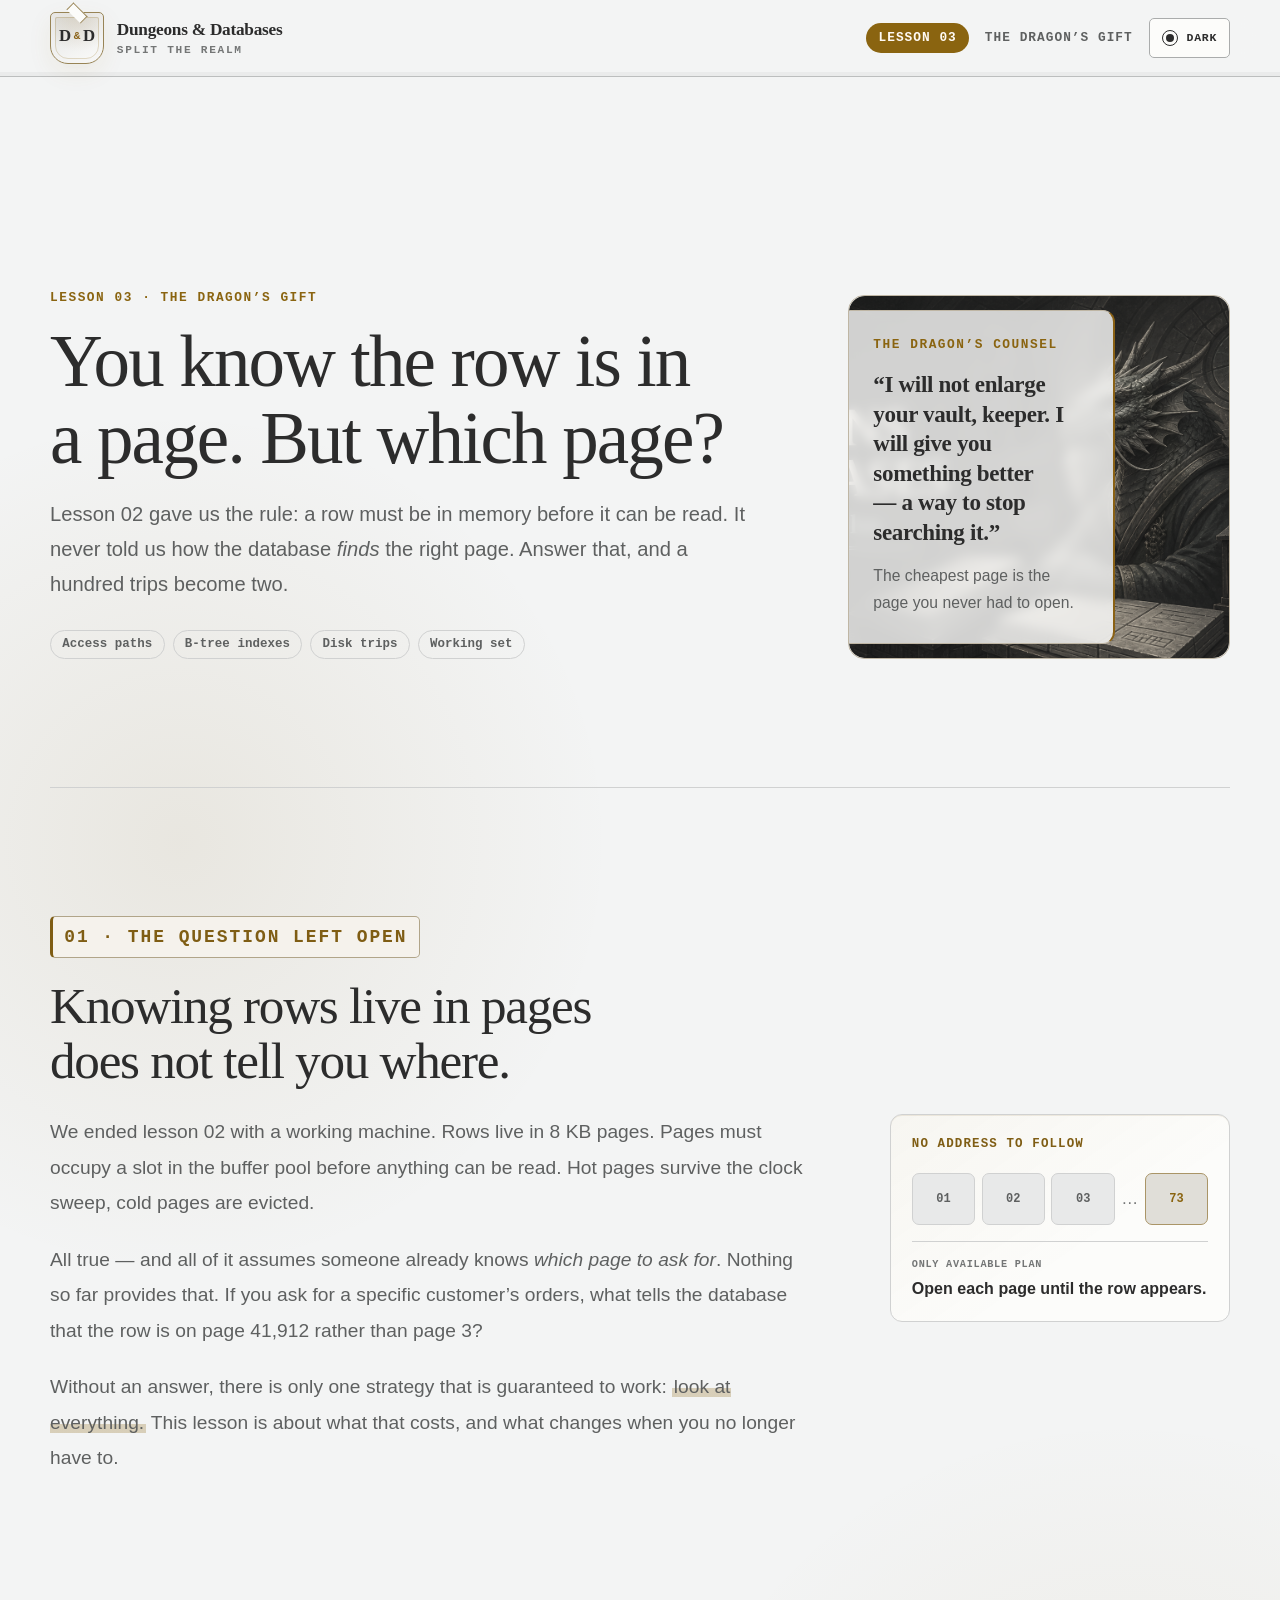
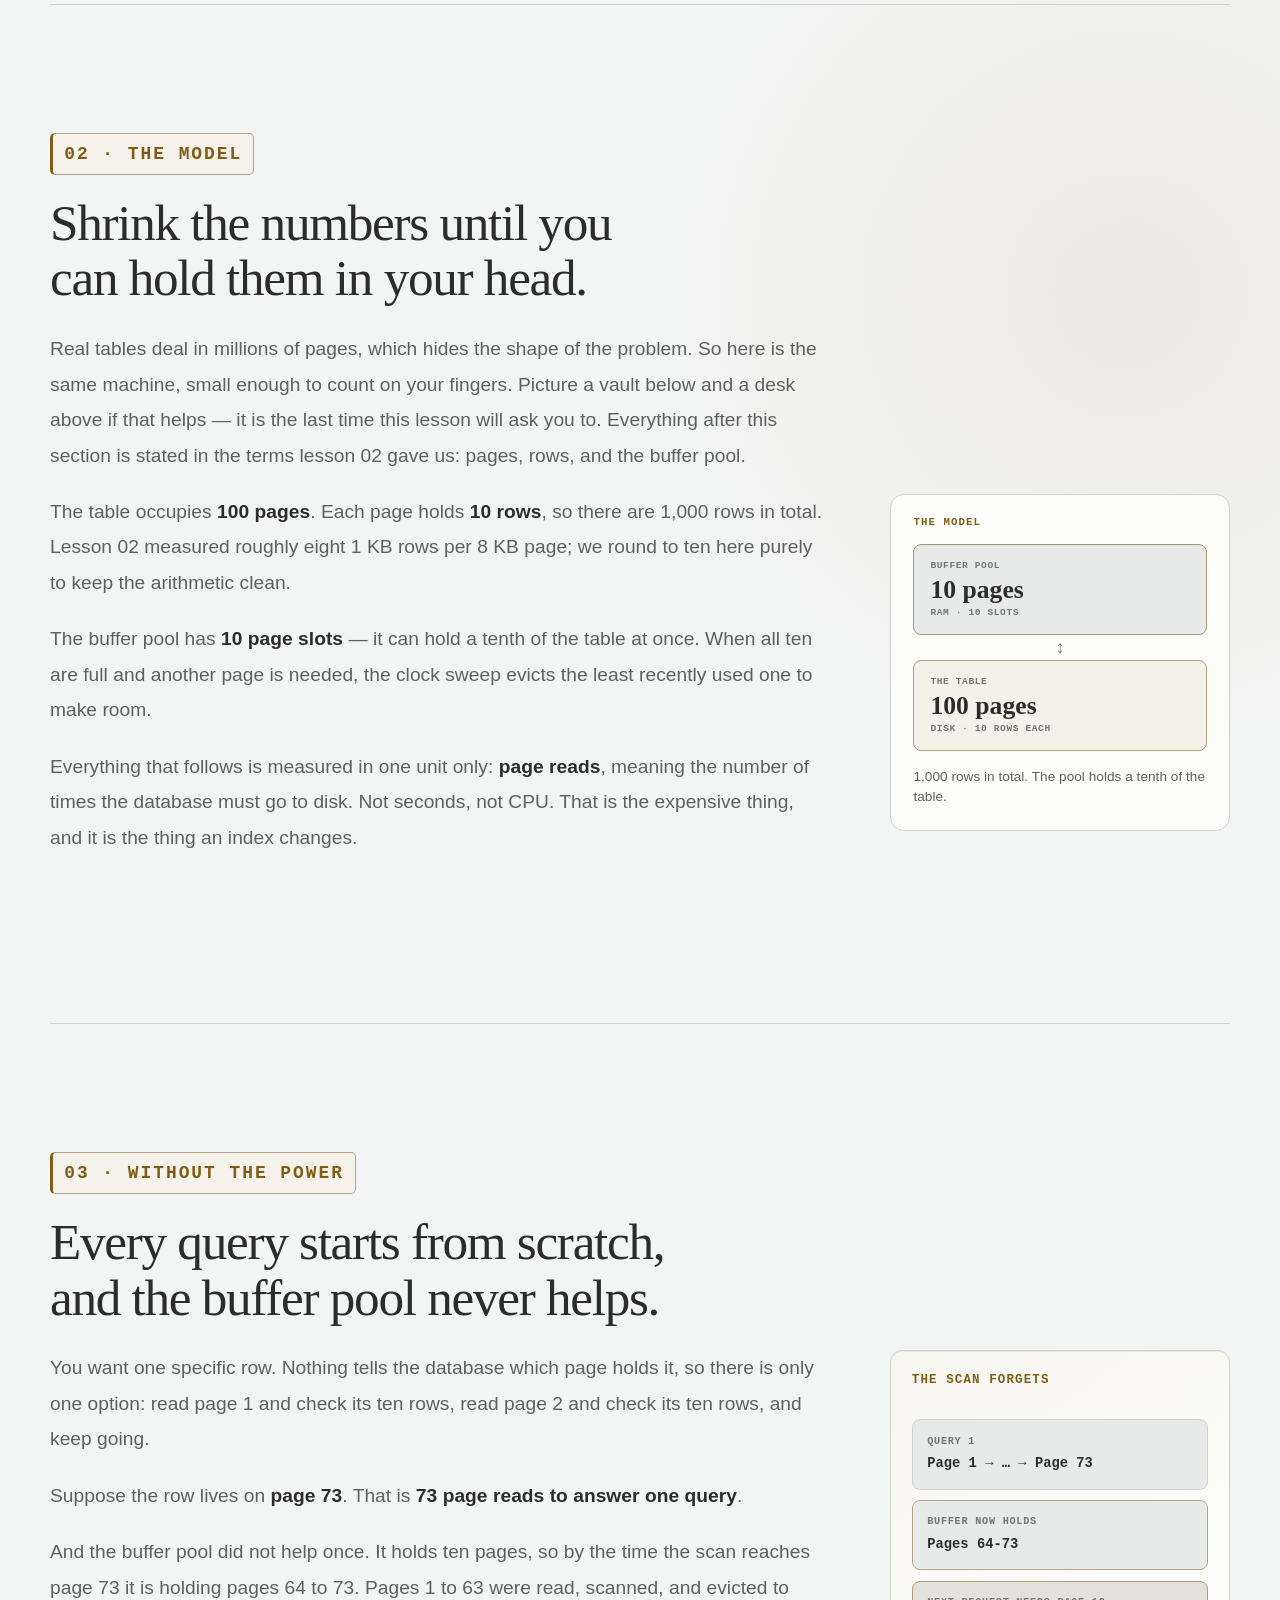
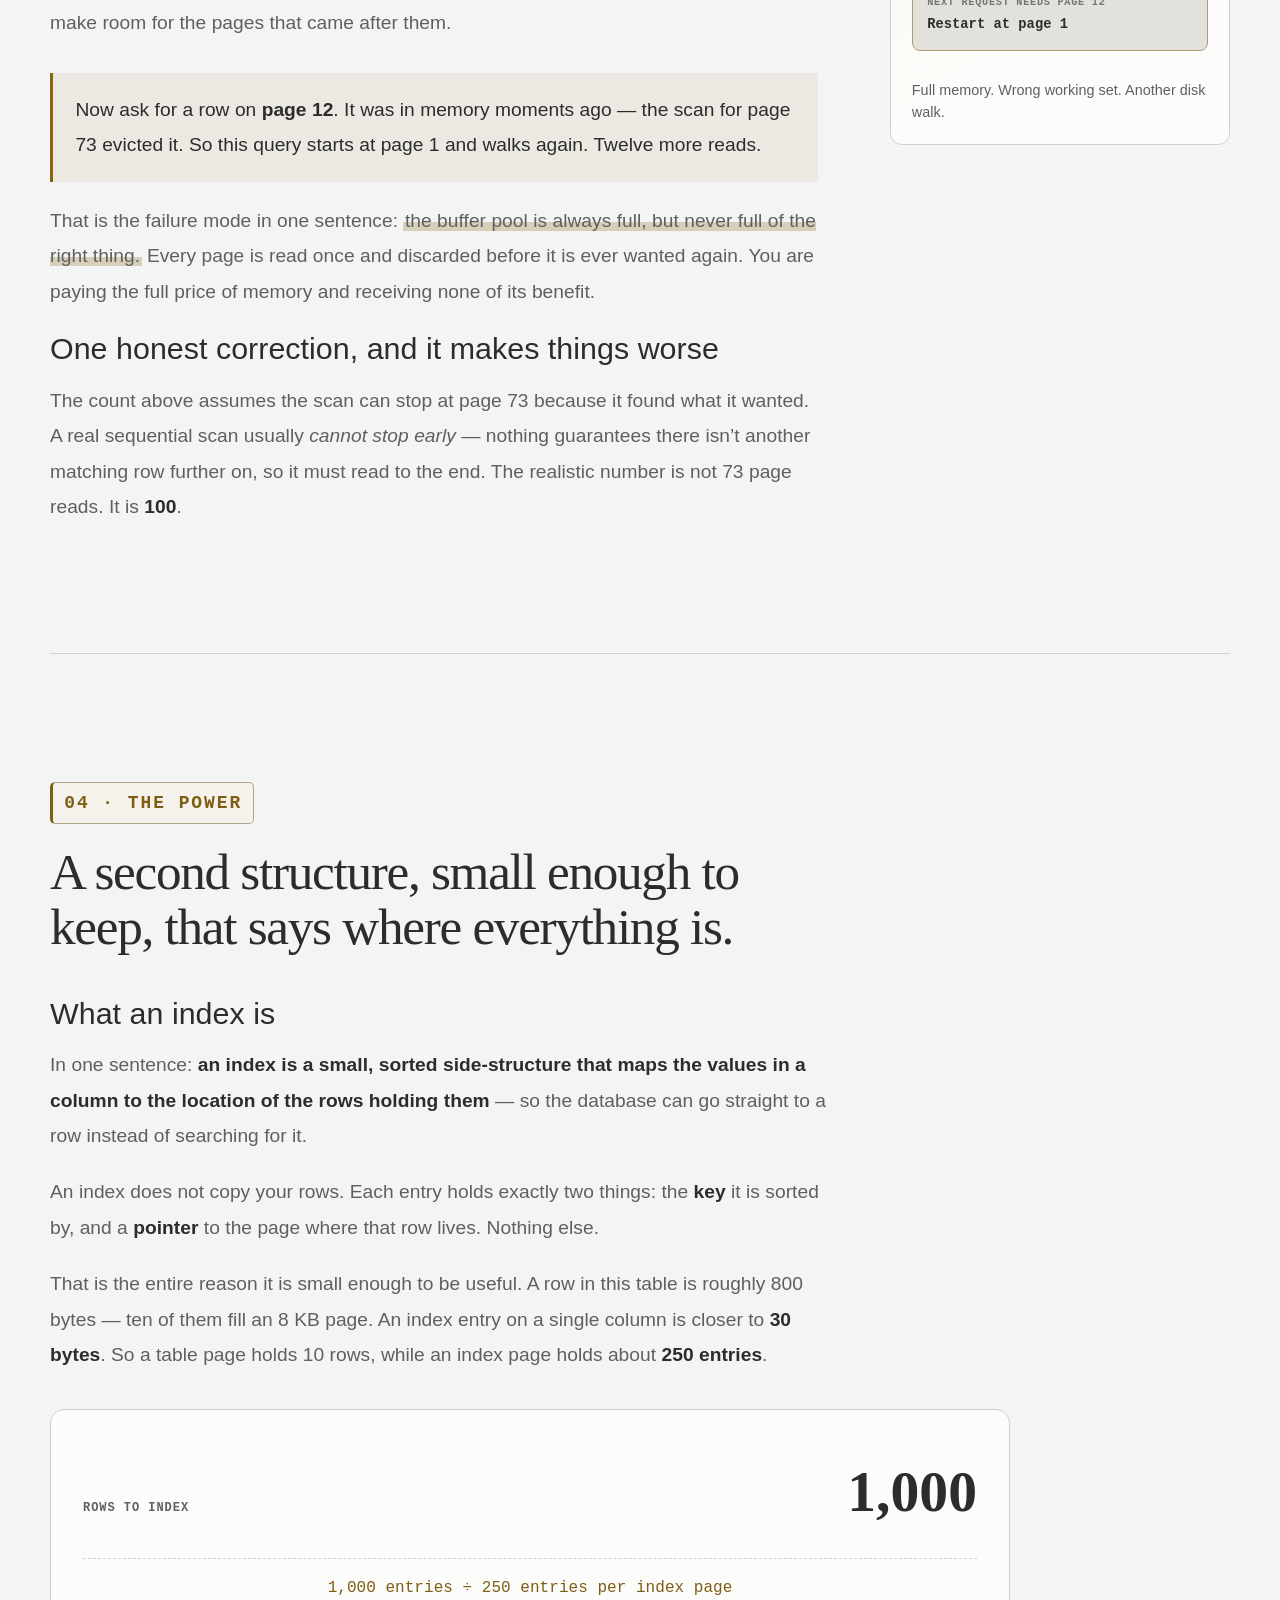
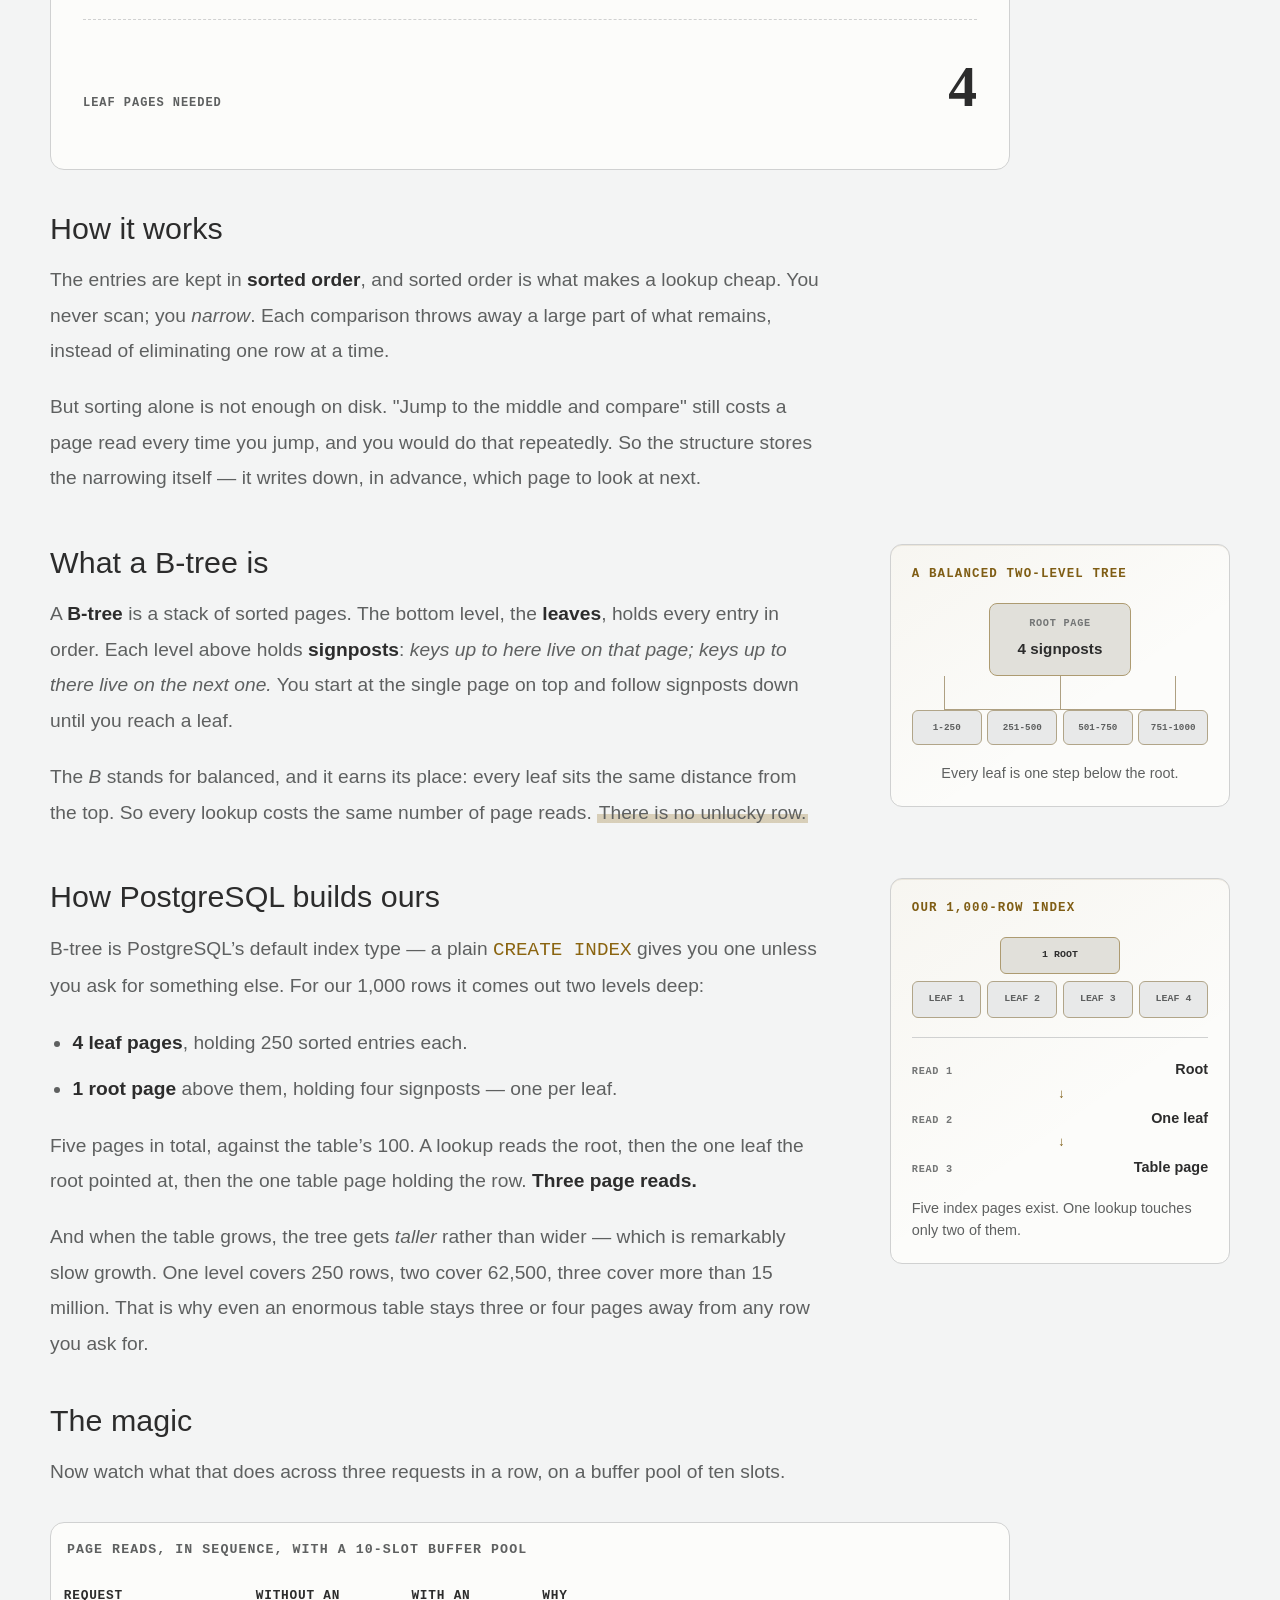
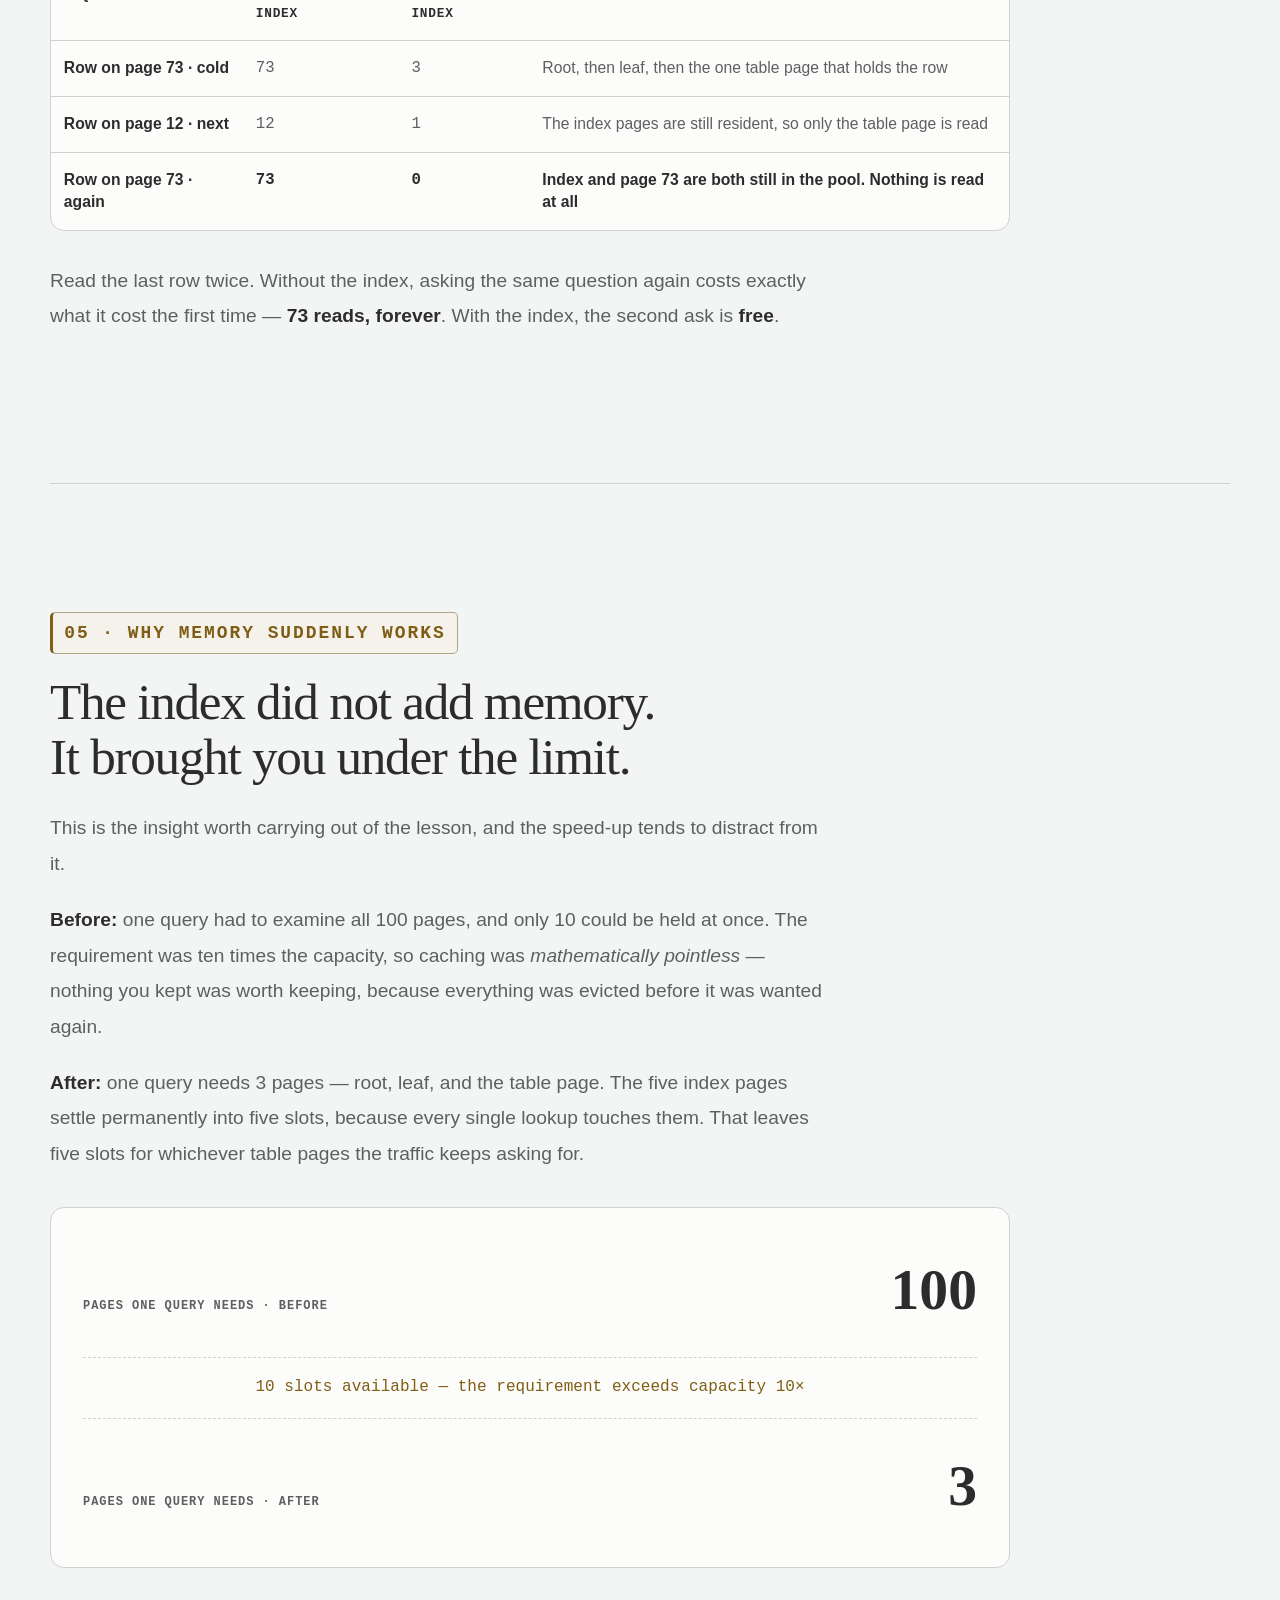
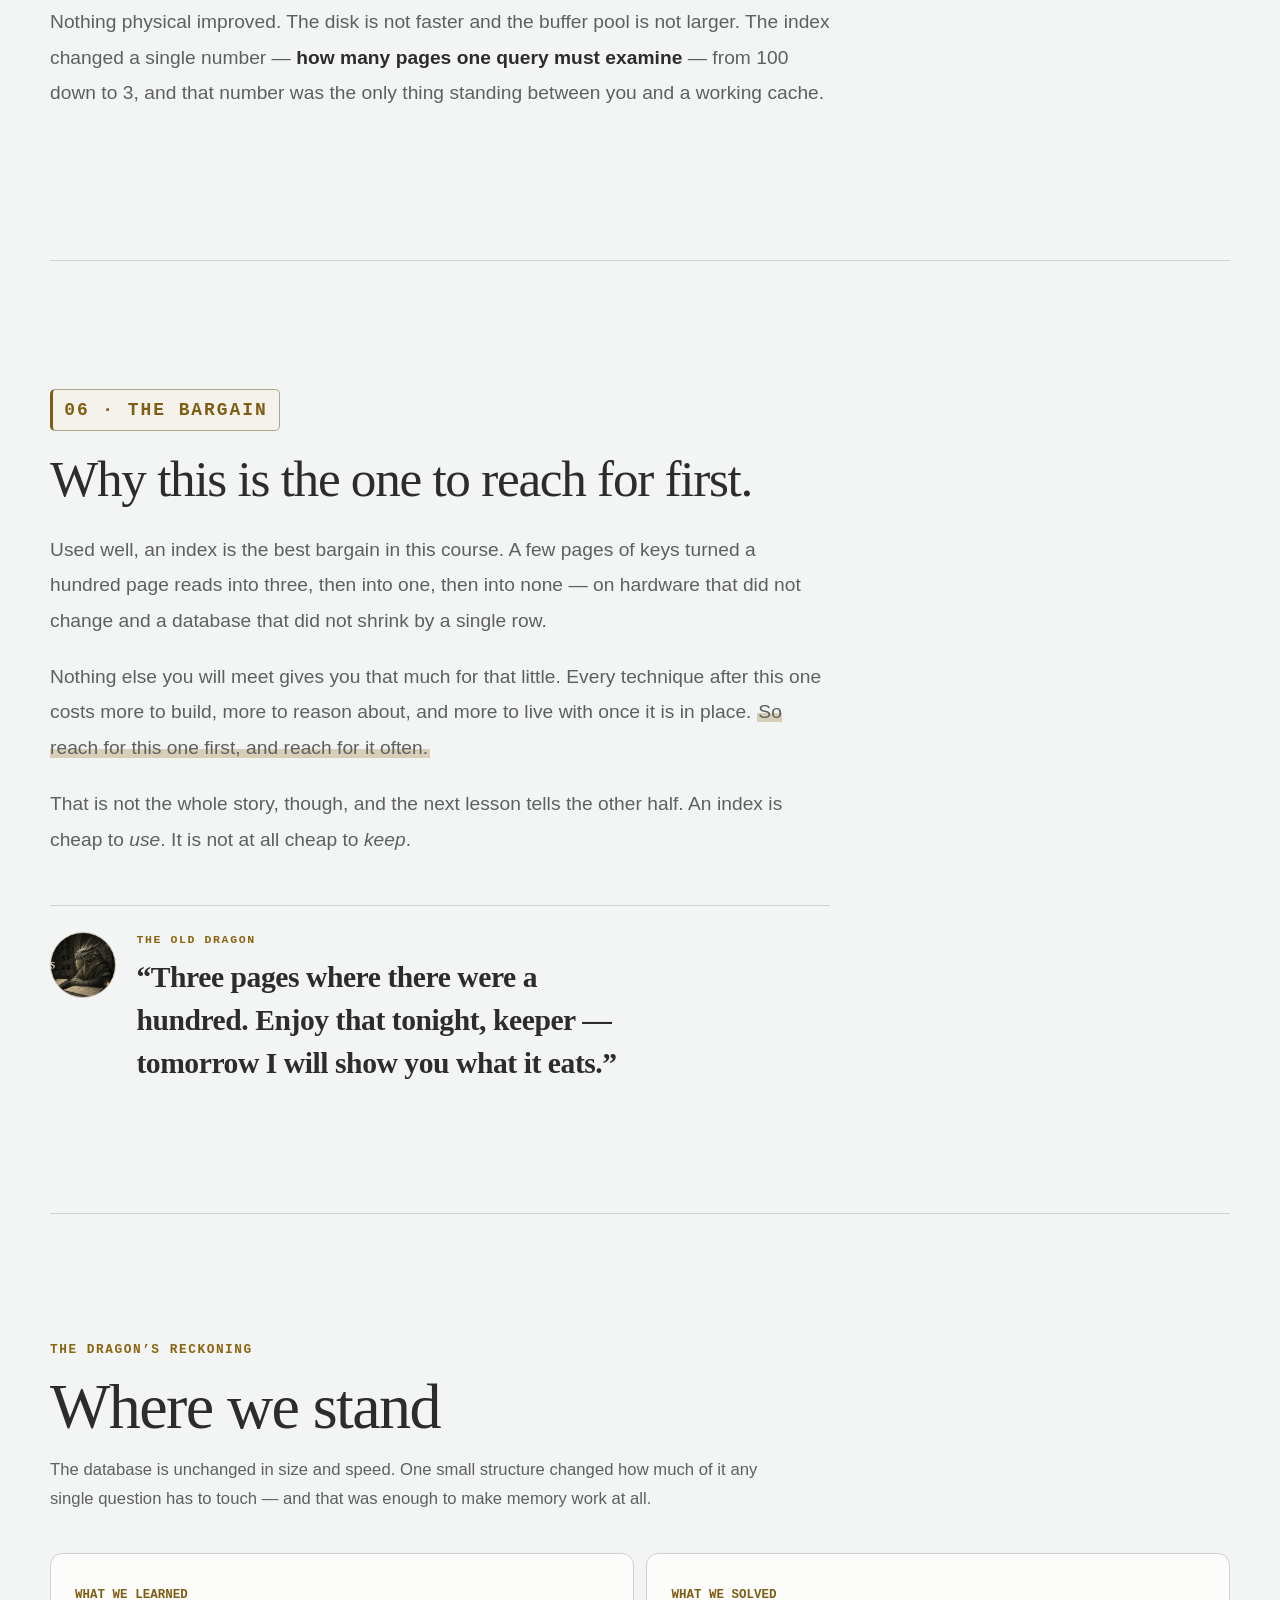
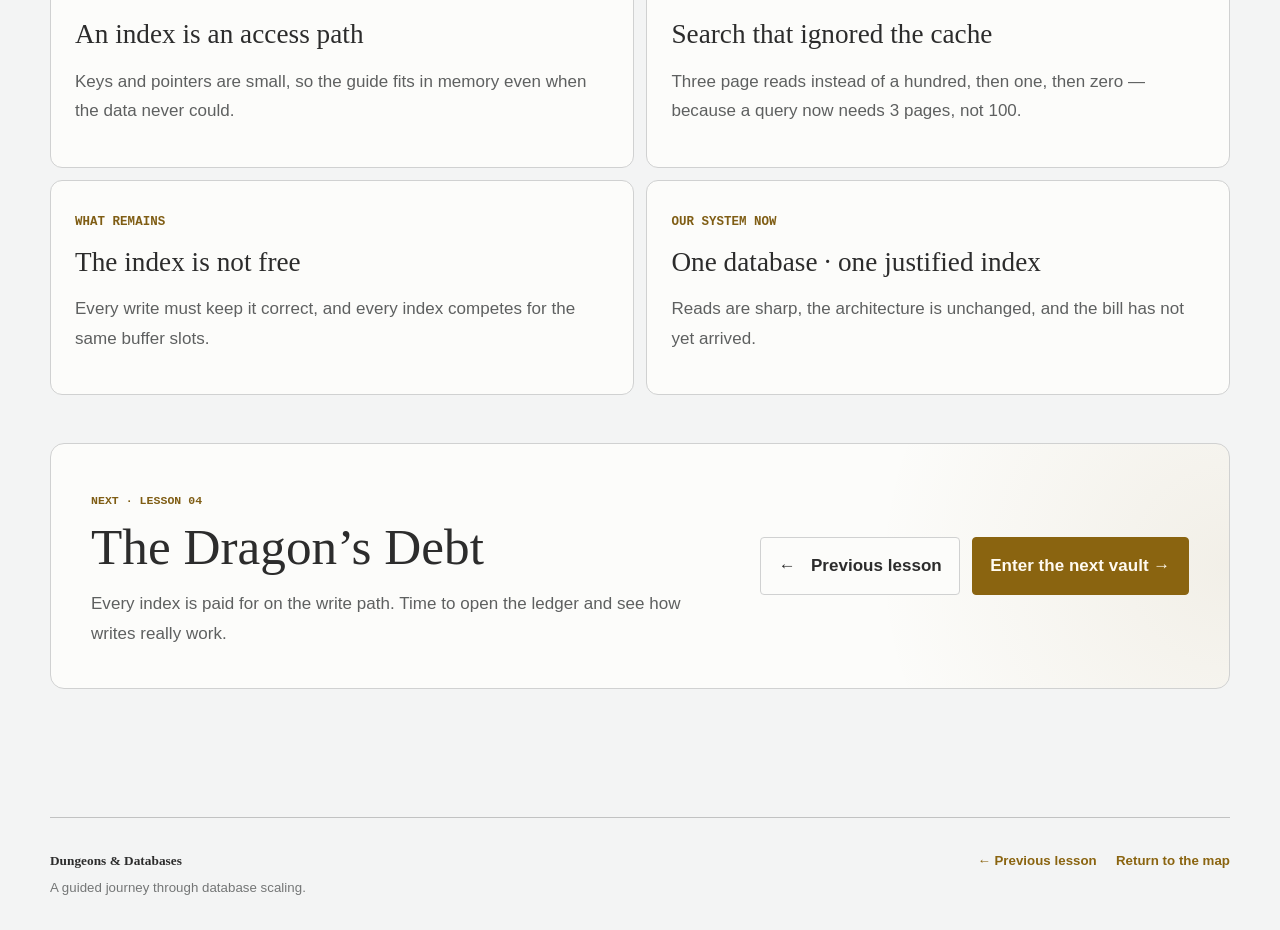
<file: lessons/lesson-03-the-dragons-gift/index.html>
<!doctype html>
<html lang="en" data-theme="dark">
  <head>
    <meta charset="UTF-8" />
    <meta name="viewport" content="width=device-width, initial-scale=1.0" />
    <meta
      name="description"
      content="Rows live in pages — but which page? Learn how an index turns a hundred page reads into three, and why that finally lets memory work."
    />
    <meta name="theme-color" content="#2c2c2c" />
    <meta property="og:type" content="article" />
    <meta property="og:title" content="The Dragon’s Gift · Dungeons &amp; Databases" />
    <meta property="og:description" content="An index does not add memory or speed up the disk. It shrinks what you must look at." />
    <meta property="og:url" content="https://shahbaaz12.github.io/dungeons-and-databases/lessons/lesson-03-the-dragons-gift/" />
    <meta name="twitter:card" content="summary" />
    <meta name="twitter:title" content="The Dragon’s Gift · Dungeons &amp; Databases" />
    <meta name="twitter:description" content="An index does not add memory or speed up the disk. It shrinks what you must look at." />
    <title>Lesson 03 · The Dragon’s Gift · Dungeons &amp; Databases</title>
    <link rel="stylesheet" href="../../styles.css?v=20260823n" />
    <link rel="stylesheet" href="../lesson-shared.css?v=20260824b" />
    <link rel="stylesheet" href="../lesson-reading.css?v=20260824c" />
    <link rel="stylesheet" href="./lesson.css?v=20260823h" />
    <script src="../../site.js?v=20260823l" defer></script>
  </head>
  <body>
    <a class="skip-link" href="#lesson-content">Skip to the lesson</a>

    <header class="site-header lesson-header">
      <a class="brand" href="../../index.html" aria-label="Return to Dungeons and Databases home">
        <span class="brand-mark" aria-hidden="true"><b>D</b><span>&amp;</span><b>D</b></span>
        <span class="brand-copy">
          <strong>Dungeons &amp; Databases</strong>
          <small>Split the Realm</small>
        </span>
      </a>

      <div class="header-actions">
        <span class="lesson-badge">Lesson 03</span>
        <span class="lesson-header-name">The Dragon’s Gift</span>
        <button class="theme-toggle" type="button" data-theme-toggle aria-label="Switch to light theme"><span class="theme-toggle-icon" data-theme-icon aria-hidden="true"></span><span data-theme-label>Light</span></button>
      </div>
    </header>

    <main id="lesson-content">
      <section class="lesson-hero section-shell">
        <div class="lesson-hero-copy">
          <p class="eyebrow">Lesson 03 · The Dragon’s Gift</p>
          <h1>You know the row is in a page. But which page?</h1>
          <p>
            Lesson 02 gave us the rule: a row must be in memory before it can be read. It never told us how
            the database <em>finds</em> the right page. Answer that, and a hundred trips become two.
          </p>
          <div class="lesson-tags" aria-label="Lesson concepts">
            <span>Access paths</span><span>B-tree indexes</span><span>Disk trips</span><span>Working set</span>
          </div>
        </div>

        <aside class="dragon-counsel compact" aria-labelledby="opening-counsel">
          <div class="dragon-counsel-avatar" aria-hidden="true"><img src="../../public/og.png" alt="" width="1672" height="941" decoding="async" fetchpriority="high" /></div>
          <div>
            <p class="eyebrow">The Dragon’s Counsel</p>
            <blockquote id="opening-counsel">
              “I will not enlarge your vault, keeper. I will give you something better — a way to stop searching it.”
            </blockquote>
            <p>The cheapest page is the page you never had to open.</p>
          </div>
        </aside>
      </section>

      <article class="lesson-reading">
        <section class="reading-section" aria-labelledby="question-title">
          <p class="chapter-number">01 · The question left open</p>
          <h2 id="question-title">Knowing rows live in pages does not tell you where.</h2>
          <div class="reading-side-layout">
            <div class="side-copy">
              <p>
                We ended lesson 02 with a working machine. Rows live in 8 KB pages. Pages must occupy a slot in
                the buffer pool before anything can be read. Hot pages survive the clock sweep, cold pages are
                evicted.
              </p>
              <p>
                All true — and all of it assumes someone already knows <em>which page to ask for</em>. Nothing so
                far provides that. If you ask for a specific customer’s orders, what tells the database that the
                row is on page 41,912 rather than page 3?
              </p>
              <p>
                Without an answer, there is only one strategy that is guaranteed to work:
                <mark class="quiet-highlight">look at everything.</mark> This lesson is about what that costs,
                and what changes when you no longer have to.
              </p>
            </div>

            <figure class="lesson-side-visual scan-map-visual" aria-labelledby="scan-map-caption">
              <figcaption id="scan-map-caption">No address to follow</figcaption>
              <div class="scan-page-row" aria-hidden="true">
                <span>01</span><span>02</span><span>03</span><i>…</i><span class="target-page">73</span>
              </div>
              <div class="visual-verdict">
                <small>Only available plan</small>
                <strong>Open each page until the row appears.</strong>
              </div>
            </figure>
          </div>
        </section>

        <section class="reading-section" aria-labelledby="vault-title">
          <p class="chapter-number">02 · The model</p>
          <h2 id="vault-title">Shrink the numbers until you can hold them in your head.</h2>
          <p>
            Real tables deal in millions of pages, which hides the shape of the problem. So here is the same
            machine, small enough to count on your fingers. Picture a vault below and a desk above if that
            helps — it is the last time this lesson will ask you to. Everything after this section is stated
            in the terms lesson 02 gave us: pages, rows, and the buffer pool.
          </p>

          <div class="reading-split">
            <div>
              <p>
                The table occupies <strong>100 pages</strong>. Each page holds <strong>10 rows</strong>, so
                there are 1,000 rows in total. Lesson 02 measured roughly eight 1 KB rows per 8 KB page; we
                round to ten here purely to keep the arithmetic clean.
              </p>
              <p>
                The buffer pool has <strong>10 page slots</strong> — it can hold a tenth of the table at
                once. When all ten are full and another page is needed, the clock sweep evicts the least
                recently used one to make room.
              </p>
              <p>
                Everything that follows is measured in one unit only: <strong>page reads</strong>, meaning
                the number of times the database must go to disk. Not seconds, not CPU. That is the
                expensive thing, and it is the thing an index changes.
              </p>
            </div>

            <aside class="vault-model" aria-label="The model: a 100-page table and a 10-page buffer pool">
              <p>The model</p>
              <div class="model-row"><span>Buffer pool</span><strong>10 pages</strong><small>RAM · 10 slots</small></div>
              <div class="model-divider" aria-hidden="true">↕</div>
              <div class="model-row model-disk"><span>The table</span><strong>100 pages</strong><small>Disk · 10 rows each</small></div>
              <p class="model-note">1,000 rows in total. The pool holds a tenth of the table.</p>
            </aside>
          </div>
        </section>

        <section class="reading-section" aria-labelledby="without-title">
          <p class="chapter-number">03 · Without the power</p>
          <h2 id="without-title">Every query starts from scratch, and the buffer pool never helps.</h2>
          <div class="reading-side-layout scan-cycle-layout">
            <div class="side-copy">
              <p>
                You want one specific row. Nothing tells the database which page holds it, so there is only one
                option: read page 1 and check its ten rows, read page 2 and check its ten rows, and keep going.
              </p>
              <p>
                Suppose the row lives on <strong>page 73</strong>. That is <strong>73 page reads to answer one
                query</strong>.
              </p>
              <p>
                And the buffer pool did not help once. It holds ten pages, so by the time the scan reaches page
                73 it is holding pages 64 to 73. Pages 1 to 63 were read, scanned, and evicted to make room for
                the pages that came after them.
              </p>

              <p class="transition-callout">
                Now ask for a row on <strong>page 12</strong>. It was in memory moments ago — the scan for page
                73 evicted it. So this query starts at page 1 and walks again. Twelve more reads.
              </p>

              <p>
                That is the failure mode in one sentence:
                <mark class="quiet-highlight">the buffer pool is always full, but never full of the right
                thing.</mark> Every page is read once and discarded before it is ever wanted again. You are
                paying the full price of memory and receiving none of its benefit.
              </p>

              <h3>One honest correction, and it makes things worse</h3>
              <p>
                The count above assumes the scan can stop at page 73 because it found what it wanted. A real
                sequential scan usually <em>cannot stop early</em> — nothing guarantees there isn’t another
                matching row further on, so it must read to the end. The realistic number is not 73 page reads.
                It is <strong>100</strong>.
              </p>
            </div>

            <figure class="lesson-side-visual scan-cycle-visual" aria-labelledby="scan-cycle-caption">
              <figcaption id="scan-cycle-caption">The scan forgets</figcaption>
              <div class="cycle-step">
                <small>Query 1</small>
                <strong>Page 1 → … → Page 73</strong>
              </div>
              <div class="cycle-step buffer-state">
                <small>Buffer now holds</small>
                <strong>Pages 64-73</strong>
              </div>
              <div class="cycle-step restart-step">
                <small>Next request needs page 12</small>
                <strong>Restart at page 1</strong>
              </div>
              <p>Full memory. Wrong working set. Another disk walk.</p>
            </figure>
          </div>
        </section>

        <section class="reading-section" aria-labelledby="gift-title">
          <p class="chapter-number">04 · The power</p>
          <h2 id="gift-title">A second structure, small enough to keep, that says where everything is.</h2>

          <h3>What an index is</h3>
          <p>
            In one sentence: <strong>an index is a small, sorted side-structure that maps the values in a
            column to the location of the rows holding them</strong> — so the database can go straight to a
            row instead of searching for it.
          </p>
          <p>
            An index does not copy your rows. Each entry holds exactly two things: the <strong>key</strong> it
            is sorted by, and a <strong>pointer</strong> to the page where that row lives. Nothing else.
          </p>
          <p>
            That is the entire reason it is small enough to be useful. A row in this table is roughly 800
            bytes &#8212; ten of them fill an 8 KB page. An index entry on a single column is closer to
            <strong>30 bytes</strong>. So a table page holds 10 rows, while an index page holds about
            <strong>250 entries</strong>.
          </p>

          <div class="capacity-example" aria-label="Index size calculation for 1,000 rows">
            <p><span>Rows to index</span><strong>1,000</strong></p>
            <p class="capacity-math">1,000 entries &#247; 250 entries per index page</p>
            <p><span>Leaf pages needed</span><strong>4</strong></p>
          </div>

          <h3>How it works</h3>
          <p>
            The entries are kept in <strong>sorted order</strong>, and sorted order is what makes a lookup
            cheap. You never scan; you <em>narrow</em>. Each comparison throws away a large part of what
            remains, instead of eliminating one row at a time.
          </p>
          <p>
            But sorting alone is not enough on disk. "Jump to the middle and compare" still costs a page read
            every time you jump, and you would do that repeatedly. So the structure stores the narrowing
            itself &#8212; it writes down, in advance, which page to look at next.
          </p>

          <div class="subsection-side-layout">
            <div class="subsection-copy">
              <h3>What a B-tree is</h3>
              <p>
                A <strong>B-tree</strong> is a stack of sorted pages. The bottom level, the <strong>leaves</strong>,
                holds every entry in order. Each level above holds <strong>signposts</strong>: <em>keys up to here
                live on that page; keys up to there live on the next one.</em> You start at the single page on top
                and follow signposts down until you reach a leaf.
              </p>
              <p>
                The <em>B</em> stands for balanced, and it earns its place: every leaf sits the same distance from
                the top. So every lookup costs the same number of page reads.
                <mark class="quiet-highlight">There is no unlucky row.</mark>
              </p>
            </div>

            <figure class="lesson-side-visual btree-visual" aria-labelledby="btree-caption">
              <figcaption id="btree-caption">A balanced two-level tree</figcaption>
              <div class="tree-root"><small>Root page</small><strong>4 signposts</strong></div>
              <div class="tree-connector" aria-hidden="true"></div>
              <div class="tree-leaves" aria-hidden="true">
                <span>1-250</span><span>251-500</span><span>501-750</span><span>751-1000</span>
              </div>
              <p>Every leaf is one step below the root.</p>
            </figure>
          </div>

          <div class="subsection-side-layout build-layout">
            <div class="subsection-copy">
              <h3>How PostgreSQL builds ours</h3>
              <p>
                B-tree is PostgreSQL&#8217;s default index type &#8212; a plain <code>CREATE INDEX</code> gives you one
                unless you ask for something else. For our 1,000 rows it comes out two levels deep:
              </p>
              <ul>
                <li><strong>4 leaf pages</strong>, holding 250 sorted entries each.</li>
                <li><strong>1 root page</strong> above them, holding four signposts &#8212; one per leaf.</li>
              </ul>
              <p>
                Five pages in total, against the table&#8217;s 100. A lookup reads the root, then the one leaf the
                root pointed at, then the one table page holding the row. <strong>Three page reads.</strong>
              </p>
              <p>
                And when the table grows, the tree gets <em>taller</em> rather than wider &#8212; which is
                remarkably slow growth. One level covers 250 rows, two cover 62,500, three cover more than 15
                million. That is why even an enormous table stays three or four pages away from any row you ask
                for.
              </p>
            </div>

            <figure class="lesson-side-visual index-build-visual" aria-labelledby="index-build-caption">
              <figcaption id="index-build-caption">Our 1,000-row index</figcaption>
              <div class="index-page-stack" aria-hidden="true">
                <span class="root-page">1 root</span>
                <span>Leaf 1</span><span>Leaf 2</span><span>Leaf 3</span><span>Leaf 4</span>
              </div>
              <div class="lookup-route">
                <span><small>Read 1</small><strong>Root</strong></span>
                <i aria-hidden="true">→</i>
                <span><small>Read 2</small><strong>One leaf</strong></span>
                <i aria-hidden="true">→</i>
                <span><small>Read 3</small><strong>Table page</strong></span>
              </div>
              <p>Five index pages exist. One lookup touches only two of them.</p>
            </figure>
          </div>

          <h3>The magic</h3>
          <p>
            Now watch what that does across three requests in a row, on a buffer pool of ten slots.
          </p>

          <div class="table-wrap">
            <table>
              <caption>Page reads, in sequence, with a 10-slot buffer pool</caption>
              <thead>
                <tr>
                  <th scope="col">Request</th>
                  <th scope="col">Without an index</th>
                  <th scope="col">With an index</th>
                  <th scope="col">Why</th>
                </tr>
              </thead>
              <tbody>
                <tr>
                  <th scope="row">Row on page 73 · cold</th>
                  <td class="numeric">73</td>
                  <td class="numeric">3</td>
                  <td>Root, then leaf, then the one table page that holds the row</td>
                </tr>
                <tr>
                  <th scope="row">Row on page 12 · next</th>
                  <td class="numeric">12</td>
                  <td class="numeric">1</td>
                  <td>The index pages are still resident, so only the table page is read</td>
                </tr>
                <tr class="win">
                  <th scope="row">Row on page 73 · again</th>
                  <td class="numeric">73</td>
                  <td class="numeric">0</td>
                  <td>Index and page 73 are both still in the pool. Nothing is read at all</td>
                </tr>
              </tbody>
            </table>
          </div>

          <p>
            Read the last row twice. Without the index, asking the same question again costs exactly what it
            cost the first time &#8212; <strong>73 reads, forever</strong>. With the index, the second ask is
            <strong>free</strong>.
          </p>
        </section>

        <section class="reading-section" aria-labelledby="memory-title">
          <p class="chapter-number">05 · Why memory suddenly works</p>
          <h2 id="memory-title">The index did not add memory. It brought you under the limit.</h2>
          <p>
            This is the insight worth carrying out of the lesson, and the speed-up tends to distract from it.
          </p>
          <p>
            <strong>Before:</strong> one query had to examine all 100 pages, and only 10 could be held at
            once. The requirement was ten times the capacity, so caching was
            <em>mathematically pointless</em> — nothing you kept was worth keeping, because everything was
            evicted before it was wanted again.
          </p>
          <p>
            <strong>After:</strong> one query needs 3 pages — root, leaf, and the table page. The five index
            pages settle permanently into five slots, because every single lookup touches them. That leaves
            five slots for whichever table pages the traffic keeps asking for.
          </p>

          <div class="capacity-example" aria-label="What one query requires, before and after">
            <p><span>Pages one query needs · before</span><strong>100</strong></p>
            <p class="capacity-math">10 slots available — the requirement exceeds capacity 10×</p>
            <p><span>Pages one query needs · after</span><strong>3</strong></p>
          </div>

          <p>
            Nothing physical improved. The disk is not faster and the buffer pool is not larger. The index
            changed a single number — <strong>how many pages one query must examine</strong> — from 100 down
            to 3, and that number was the only thing standing between you and a working cache.
          </p>
        </section>

        <section class="reading-section" aria-labelledby="bargain-title">
          <p class="chapter-number">06 · The bargain</p>
          <h2 id="bargain-title">Why this is the one to reach for first.</h2>
          <p>
            Used well, an index is the best bargain in this course. A few pages of keys turned a hundred page
            reads into three, then into one, then into none — on hardware that did not change and a database
            that did not shrink by a single row.
          </p>
          <p>
            Nothing else you will meet gives you that much for that little. Every technique after this one
            costs more to build, more to reason about, and more to live with once it is in place.
            <mark class="quiet-highlight">So reach for this one first, and reach for it often.</mark>
          </p>
          <p>
            That is not the whole story, though, and the next lesson tells the other half. An index is cheap
            to <em>use</em>. It is not at all cheap to <em>keep</em>.
          </p>

          <blockquote class="dragon-line closing-line">
            <span>The Old Dragon</span>
            “Three pages where there were a hundred. Enjoy that tonight, keeper — tomorrow I will show you what
            it eats.”
          </blockquote>
        </section>

      </article>

      <section class="reckoning section-shell" aria-labelledby="reckoning-title">
        <div class="reckoning-intro">
          <p class="eyebrow">The Dragon’s Reckoning</p>
          <h2 id="reckoning-title">Where we stand</h2>
          <p>
            The database is unchanged in size and speed. One small structure changed how much of it any single
            question has to touch — and that was enough to make memory work at all.
          </p>
        </div>

        <div class="standing-grid">
          <article><span>What we learned</span><strong>An index is an access path</strong><p>Keys and pointers are small, so the guide fits in memory even when the data never could.</p></article>
          <article><span>What we solved</span><strong>Search that ignored the cache</strong><p>Three page reads instead of a hundred, then one, then zero — because a query now needs 3 pages, not 100.</p></article>
          <article><span>What remains</span><strong>The index is not free</strong><p>Every write must keep it correct, and every index competes for the same buffer slots.</p></article>
          <article><span>Our system now</span><strong>One database · one justified index</strong><p>Reads are sharp, the architecture is unchanged, and the bill has not yet arrived.</p></article>
        </div>

        <div class="next-gate" aria-labelledby="next-title">
          <div>
            <span>Next · Lesson 04</span>
            <h3 id="next-title">The Dragon’s Debt</h3>
            <p>Every index is paid for on the write path. Time to open the ledger and see how writes really work.</p>
          </div>
          <div class="gate-actions"><a class="button button-secondary" href="../lesson-02-beneath-the-vault/"><b aria-hidden="true">←</b> Previous lesson</a><a class="button button-primary" href="../lesson-04-the-dragons-debt/">Enter the next vault →</a></div>
        </div>
      </section>
    </main>

    <footer class="site-footer section-shell">
      <div><strong>Dungeons &amp; Databases</strong><p>A guided journey through database scaling.</p></div>
      <div class="footer-links"><a href="../lesson-02-beneath-the-vault/">← Previous lesson</a><a href="../../index.html">Return to the map</a></div>
    </footer>
  </body>
</html>
</file>
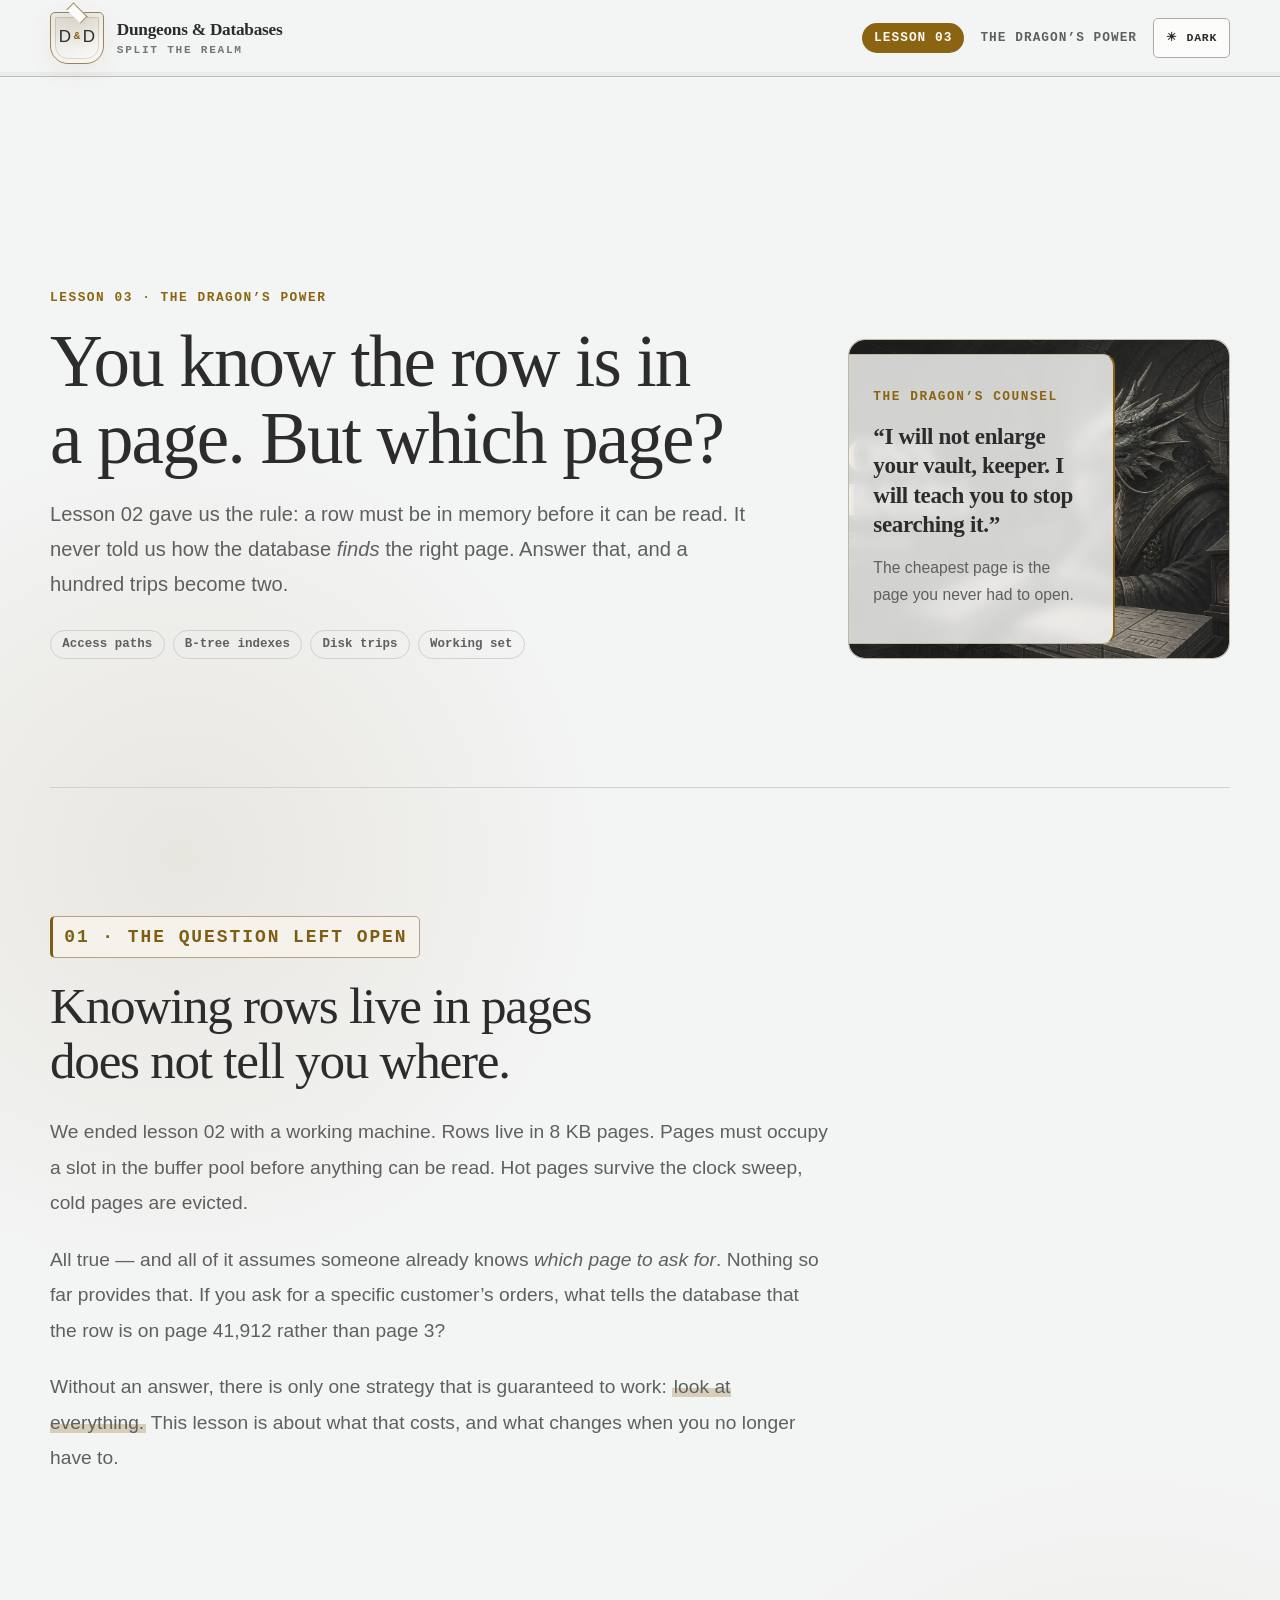
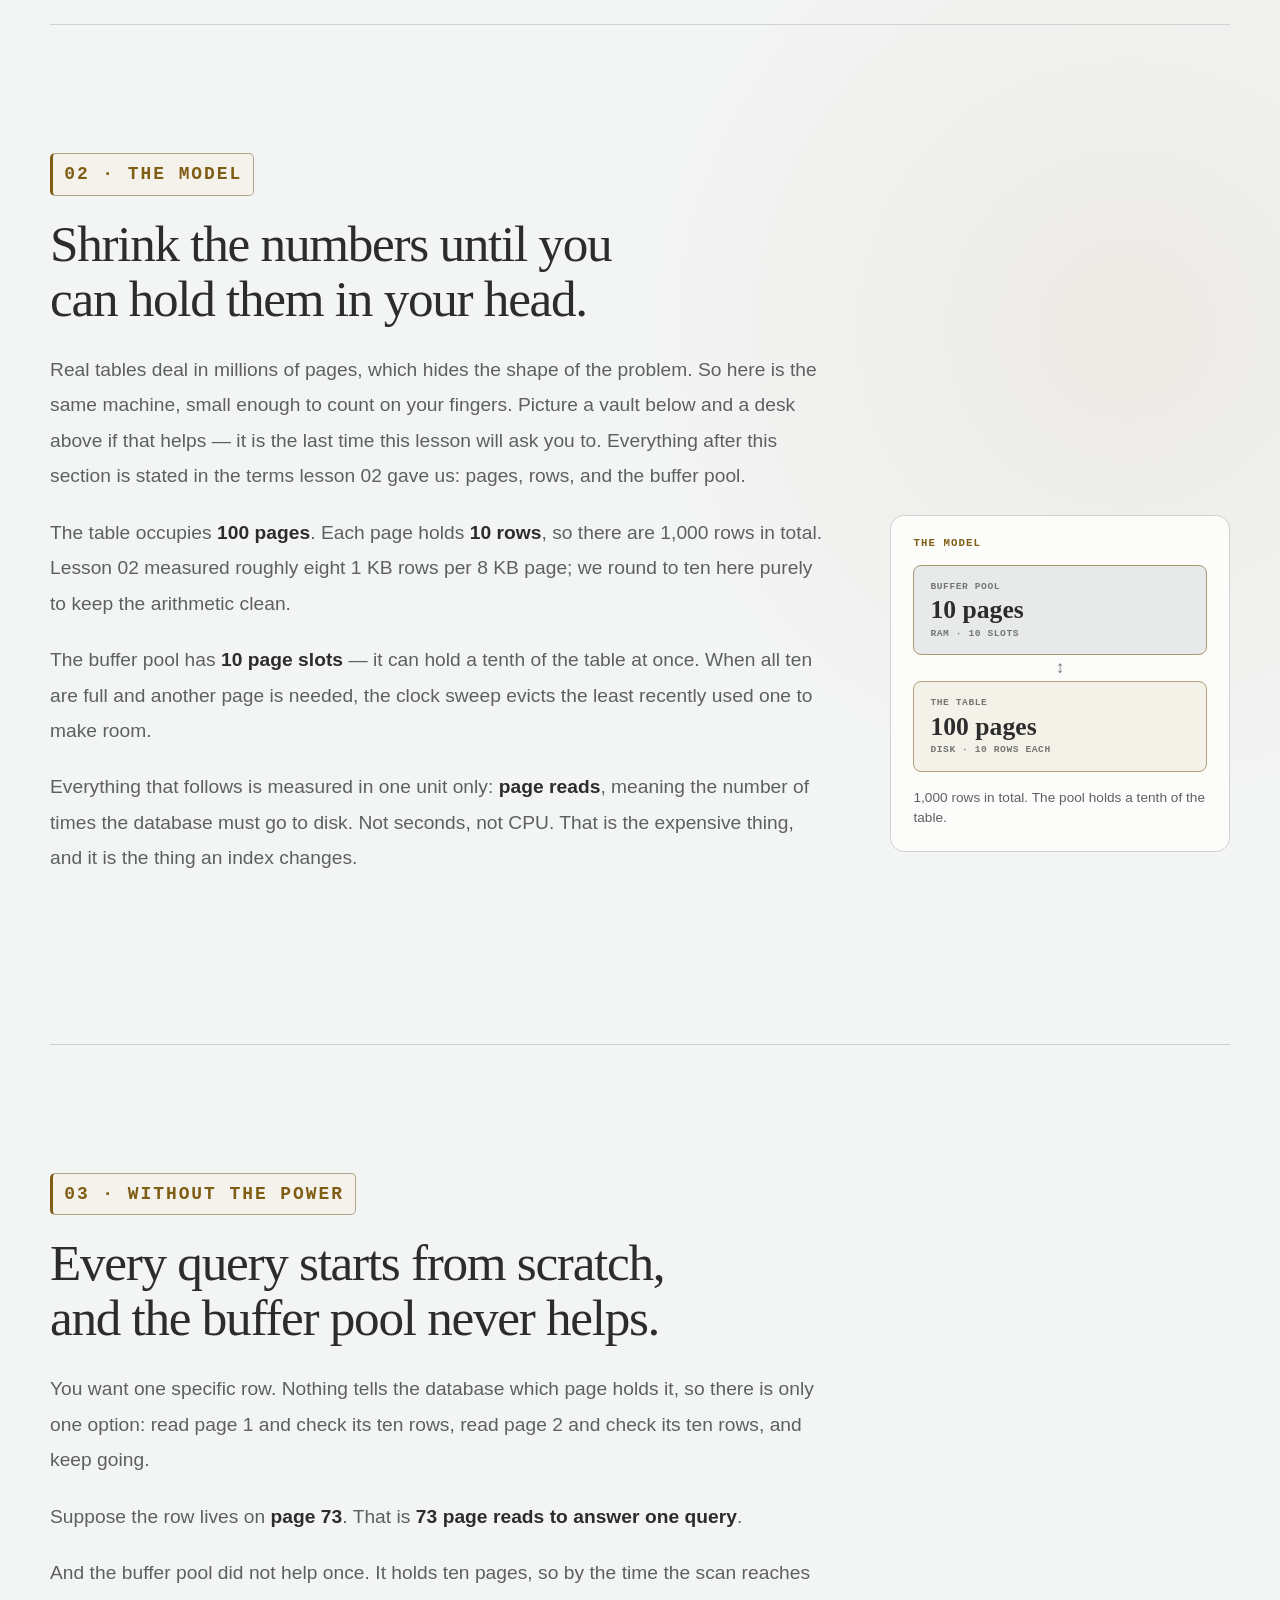
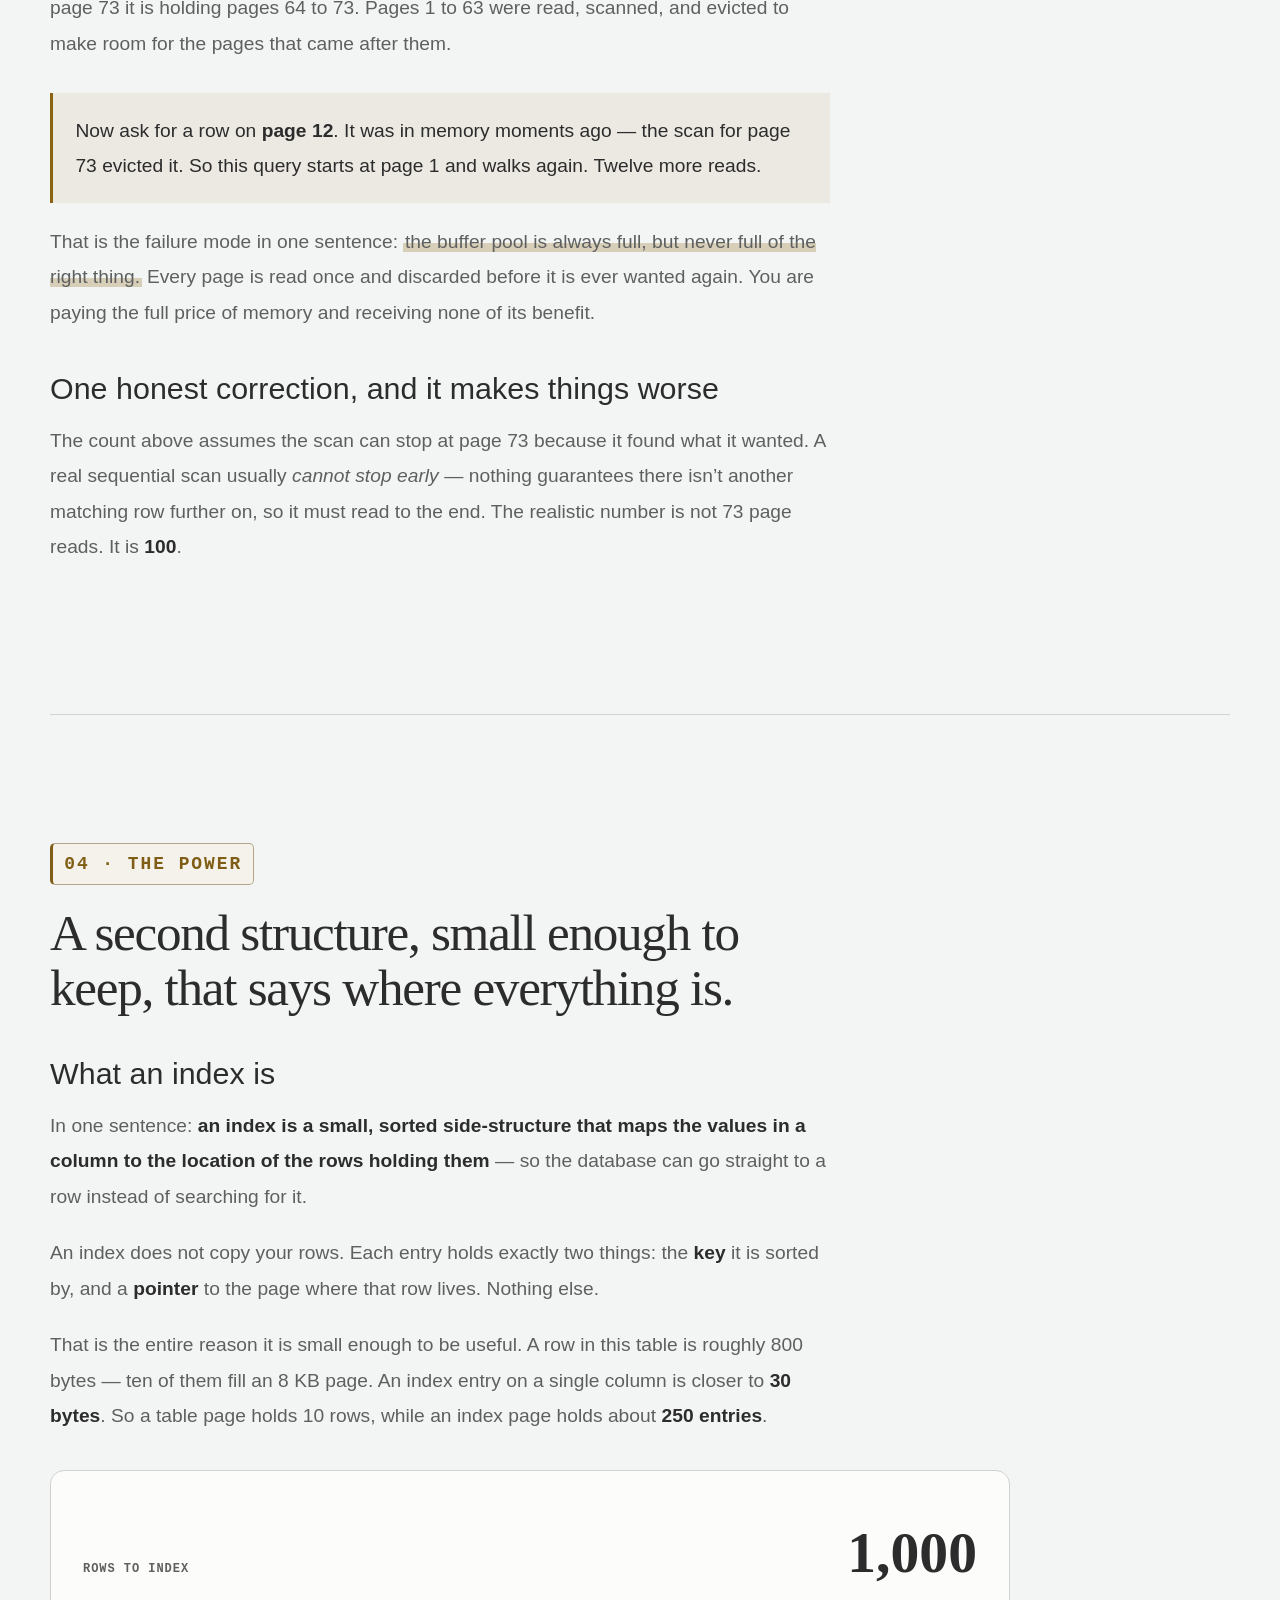
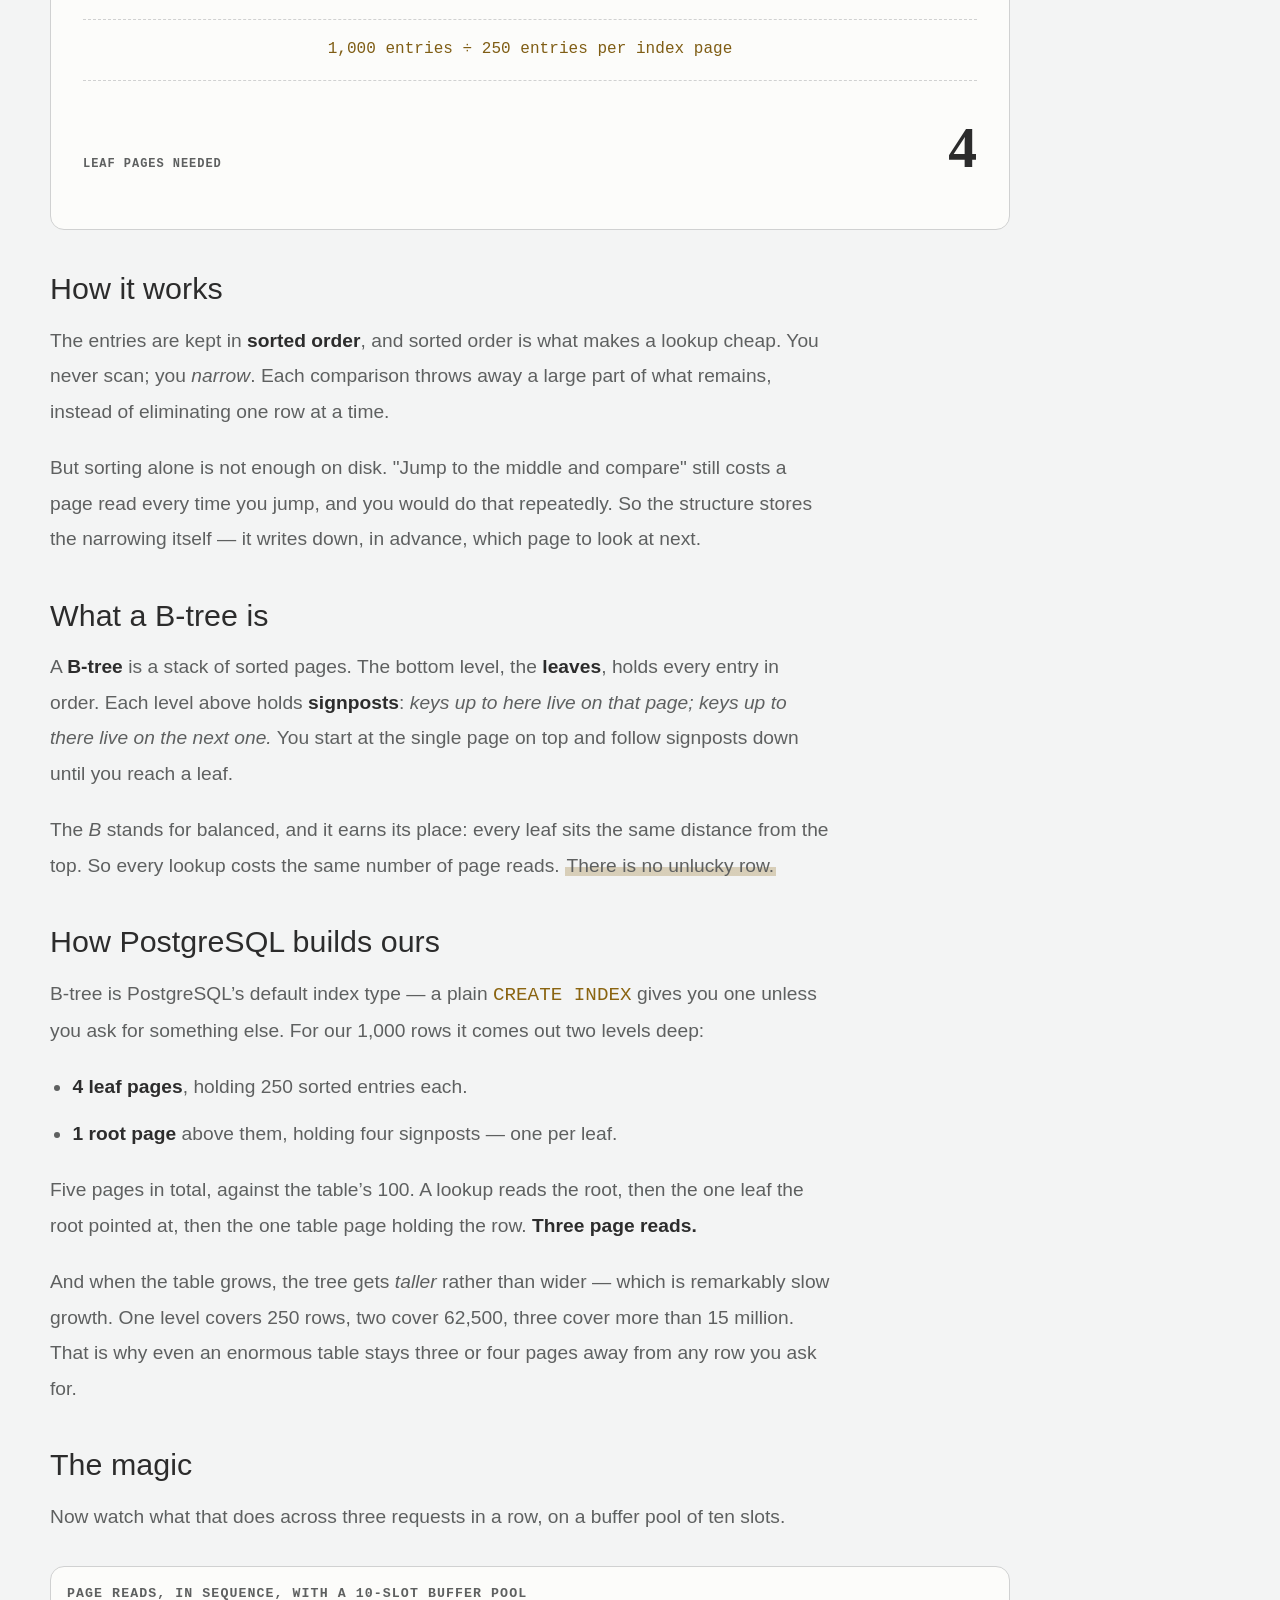
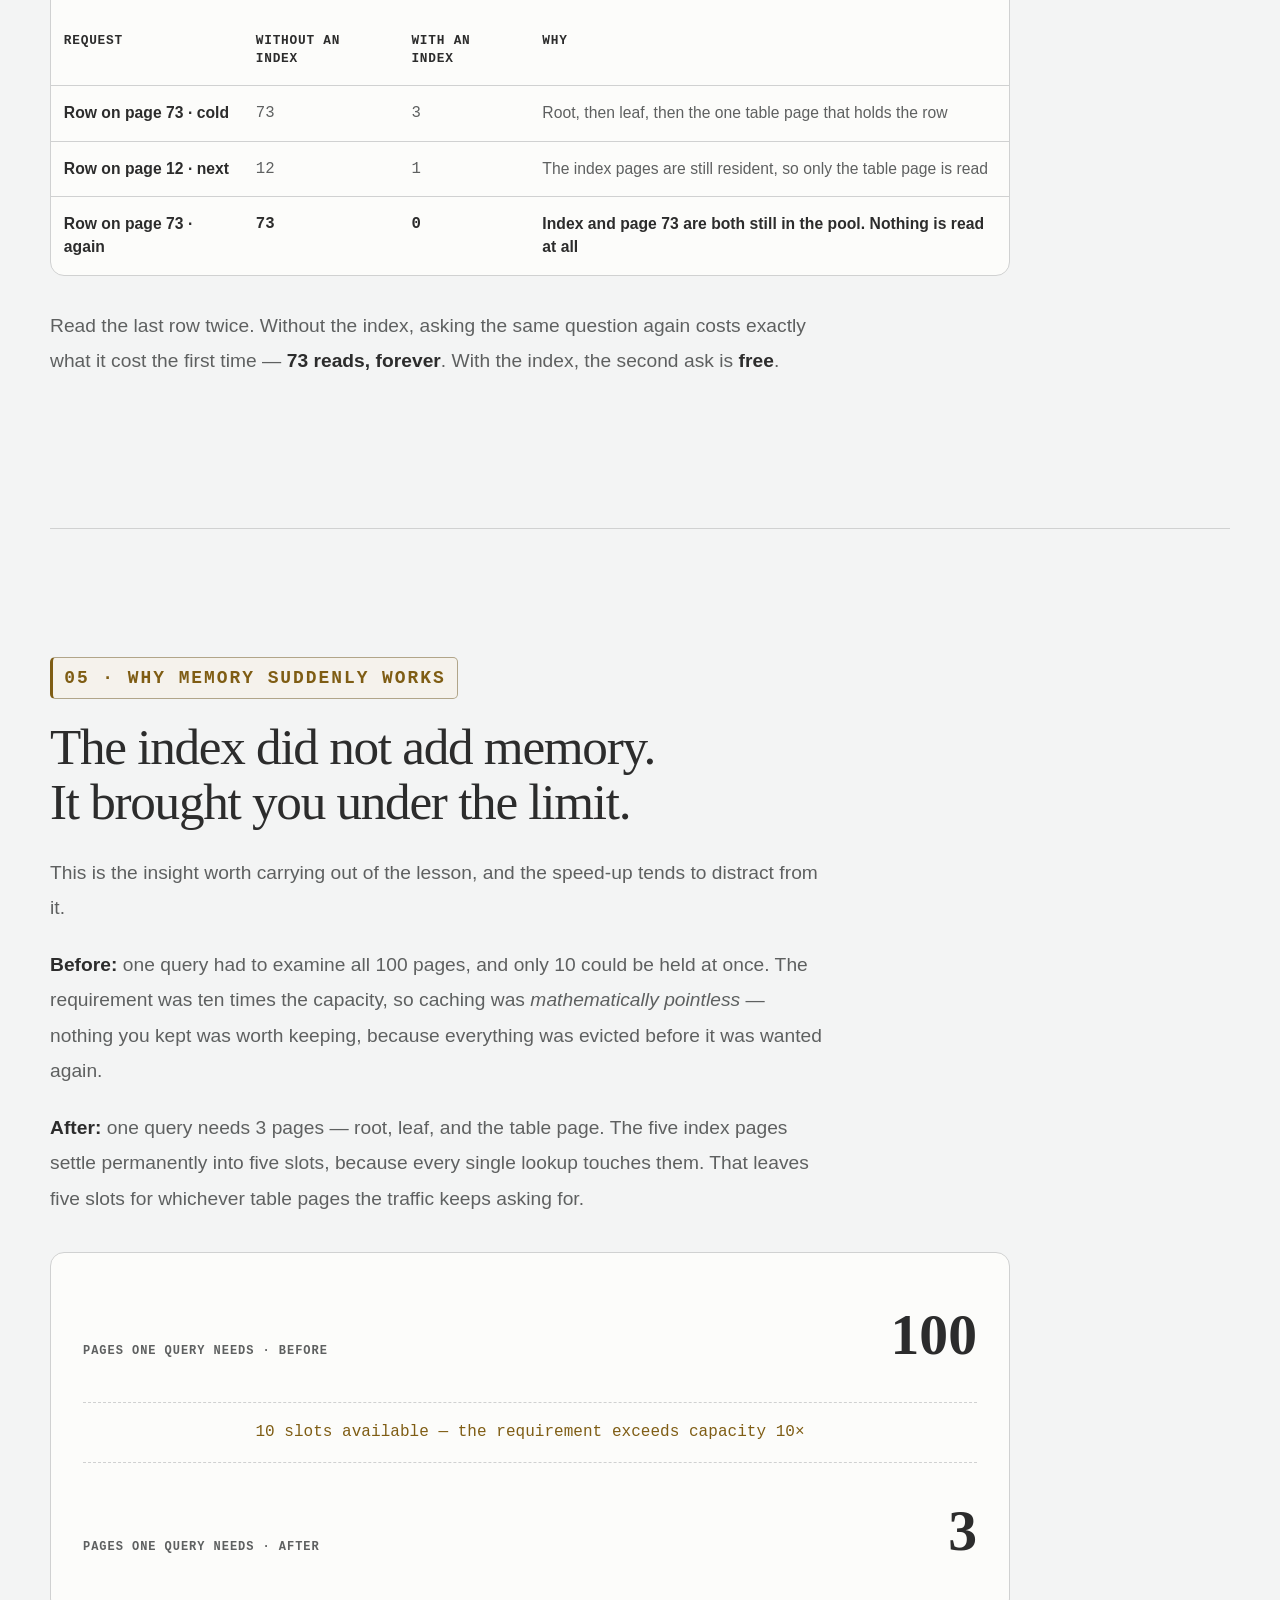
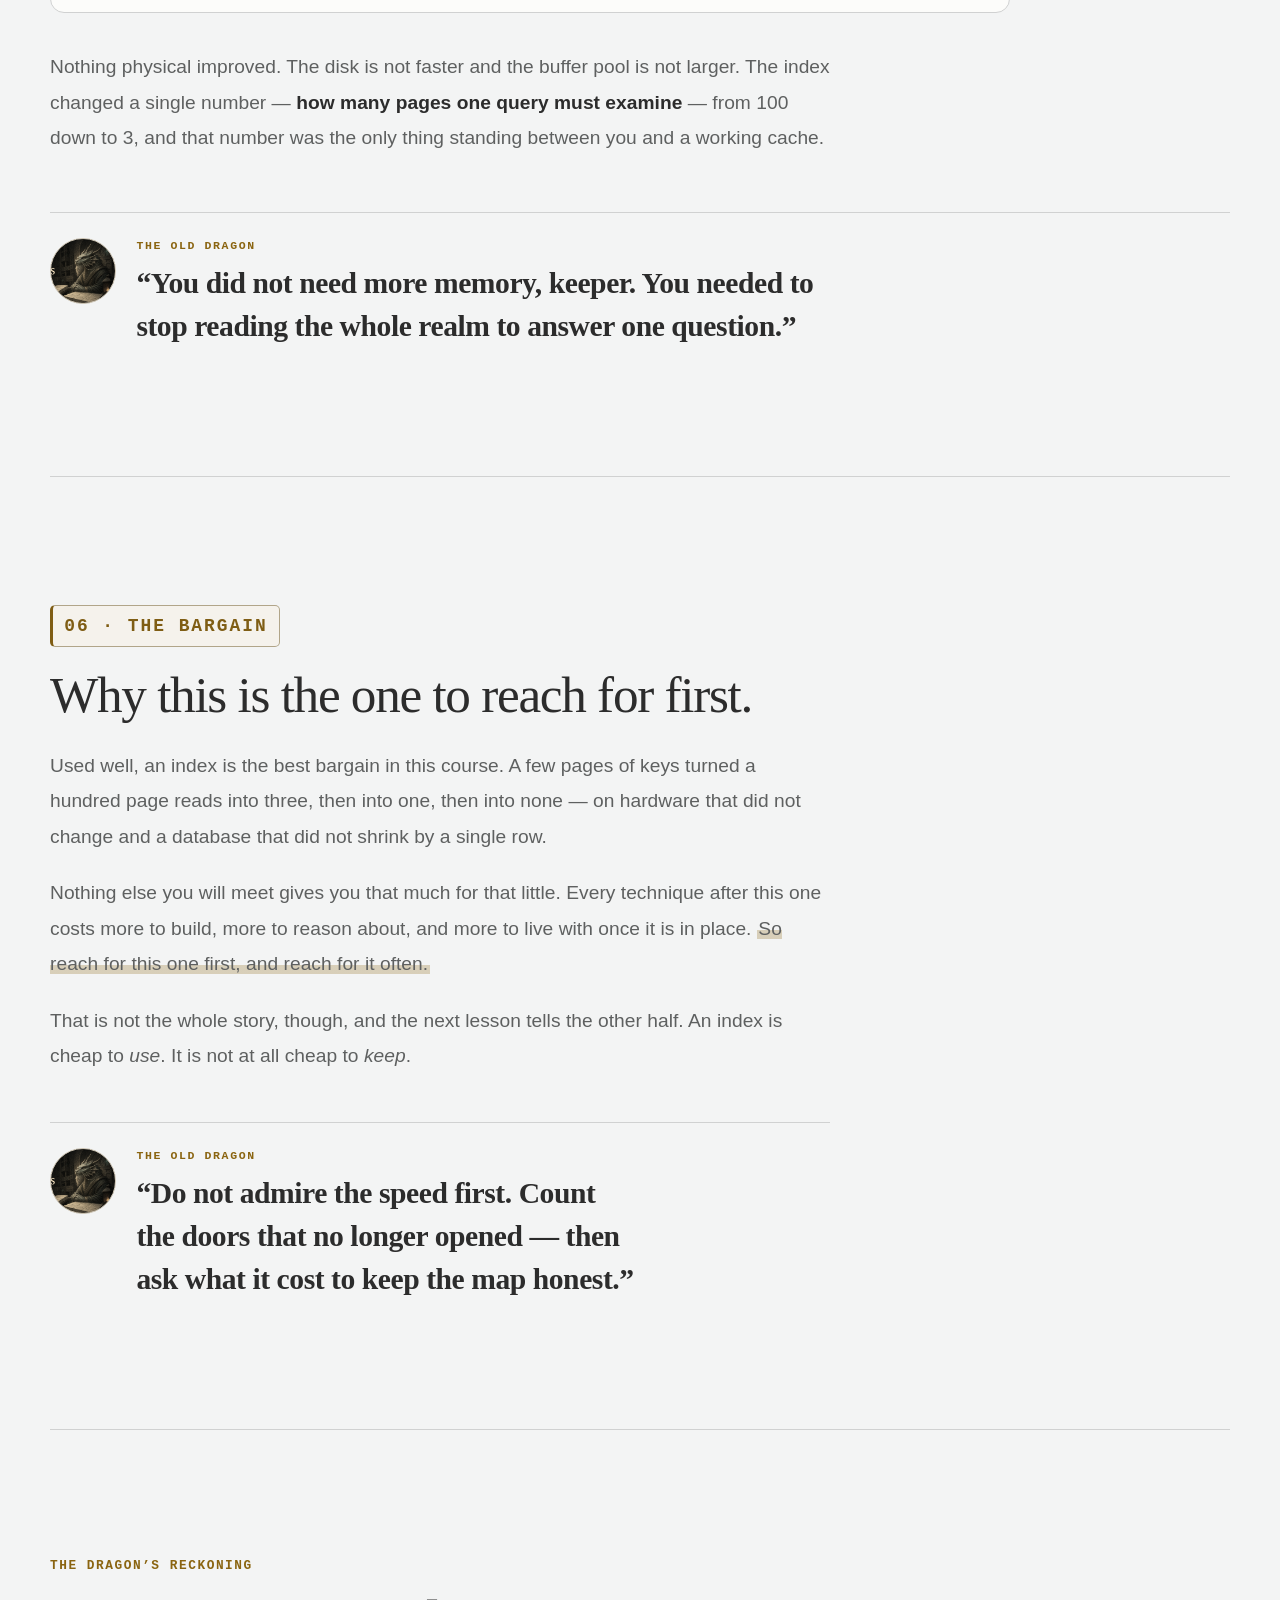
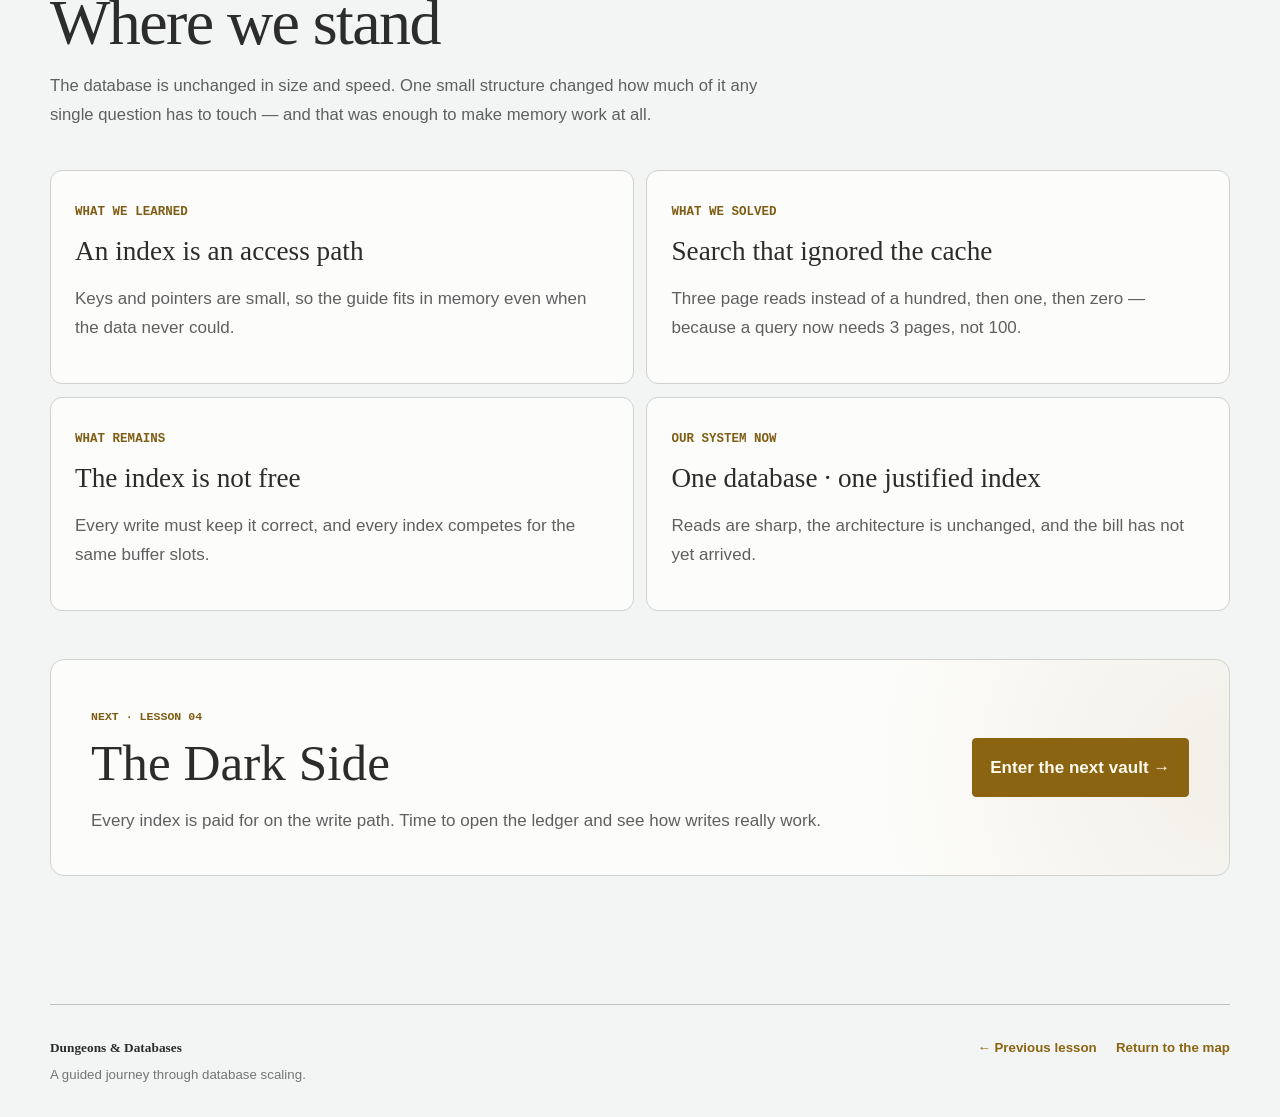
<file: lessons/lesson-03-the-dragons-power/index.html>
<!doctype html>
<html lang="en" data-theme="dark">
  <head>
    <meta charset="UTF-8" />
    <meta name="viewport" content="width=device-width, initial-scale=1.0" />
    <meta
      name="description"
      content="Rows live in pages — but which page? Learn how an index turns a hundred page reads into three, and why that finally lets memory work."
    />
    <meta name="theme-color" content="#0b0d0c" />
    <meta property="og:type" content="article" />
    <meta property="og:title" content="The Dragon’s Power · Dungeons &amp; Databases" />
    <meta property="og:description" content="An index does not add memory or speed up the disk. It shrinks what you must look at." />
    <meta property="og:url" content="https://shahbaaz12.github.io/dungeons-and-databases/lessons/lesson-03-the-dragons-power/" />
    <meta name="twitter:card" content="summary" />
    <meta name="twitter:title" content="The Dragon’s Power · Dungeons &amp; Databases" />
    <meta name="twitter:description" content="An index does not add memory or speed up the disk. It shrinks what you must look at." />
    <title>Lesson 03 · The Dragon’s Power · Dungeons &amp; Databases</title>
    <link rel="stylesheet" href="../../styles.css" />
    <link rel="stylesheet" href="../lesson-shared.css" />
    <link rel="stylesheet" href="../lesson-reading.css" />
    <link rel="stylesheet" href="./lesson.css" />
    <script src="../../site.js" defer></script>
  </head>
  <body>
    <a class="skip-link" href="#lesson-content">Skip to the lesson</a>

    <header class="site-header lesson-header">
      <a class="brand" href="../../index.html" aria-label="Return to Dungeons and Databases home">
        <span class="brand-mark" aria-hidden="true">D<span>&amp;</span>D</span>
        <span class="brand-copy">
          <strong>Dungeons &amp; Databases</strong>
          <small>Split the Realm</small>
        </span>
      </a>

      <div class="header-actions">
        <span class="lesson-badge">Lesson 03</span>
        <span class="lesson-header-name">The Dragon’s Power</span>
        <button class="theme-toggle" type="button" data-theme-toggle aria-label="Switch to light theme">
          <span aria-hidden="true" data-theme-icon>☀</span>
          <span data-theme-label>Light</span>
        </button>
      </div>
    </header>

    <main id="lesson-content">
      <section class="lesson-hero section-shell">
        <div class="lesson-hero-copy">
          <p class="eyebrow">Lesson 03 · The Dragon’s Power</p>
          <h1>You know the row is in a page. But which page?</h1>
          <p>
            Lesson 02 gave us the rule: a row must be in memory before it can be read. It never told us how
            the database <em>finds</em> the right page. Answer that, and a hundred trips become two.
          </p>
          <div class="lesson-tags" aria-label="Lesson concepts">
            <span>Access paths</span><span>B-tree indexes</span><span>Disk trips</span><span>Working set</span>
          </div>
        </div>

        <aside class="dragon-counsel compact" aria-labelledby="opening-counsel">
          <div class="dragon-counsel-avatar" aria-hidden="true"><img src="../../public/og.png" alt="" /></div>
          <div>
            <p class="eyebrow">The Dragon’s Counsel</p>
            <blockquote id="opening-counsel">
              “I will not enlarge your vault, keeper. I will teach you to stop searching it.”
            </blockquote>
            <p>The cheapest page is the page you never had to open.</p>
          </div>
        </aside>
      </section>

      <article class="lesson-reading">
        <section class="reading-section" aria-labelledby="question-title">
          <p class="chapter-number">01 · The question left open</p>
          <h2 id="question-title">Knowing rows live in pages does not tell you where.</h2>
          <p>
            We ended lesson 02 with a working machine. Rows live in 8 KB pages. Pages must occupy a slot in
            the buffer pool before anything can be read. Hot pages survive the clock sweep, cold pages are
            evicted.
          </p>
          <p>
            All true — and all of it assumes someone already knows <em>which page to ask for</em>. Nothing so
            far provides that. If you ask for a specific customer’s orders, what tells the database that the
            row is on page 41,912 rather than page 3?
          </p>
          <p>
            Without an answer, there is only one strategy that is guaranteed to work:
            <mark class="quiet-highlight">look at everything.</mark> This lesson is about what that costs,
            and what changes when you no longer have to.
          </p>
        </section>

        <section class="reading-section" aria-labelledby="vault-title">
          <p class="chapter-number">02 · The model</p>
          <h2 id="vault-title">Shrink the numbers until you can hold them in your head.</h2>
          <p>
            Real tables deal in millions of pages, which hides the shape of the problem. So here is the same
            machine, small enough to count on your fingers. Picture a vault below and a desk above if that
            helps — it is the last time this lesson will ask you to. Everything after this section is stated
            in the terms lesson 02 gave us: pages, rows, and the buffer pool.
          </p>

          <div class="reading-split">
            <div>
              <p>
                The table occupies <strong>100 pages</strong>. Each page holds <strong>10 rows</strong>, so
                there are 1,000 rows in total. Lesson 02 measured roughly eight 1 KB rows per 8 KB page; we
                round to ten here purely to keep the arithmetic clean.
              </p>
              <p>
                The buffer pool has <strong>10 page slots</strong> — it can hold a tenth of the table at
                once. When all ten are full and another page is needed, the clock sweep evicts the least
                recently used one to make room.
              </p>
              <p>
                Everything that follows is measured in one unit only: <strong>page reads</strong>, meaning
                the number of times the database must go to disk. Not seconds, not CPU. That is the
                expensive thing, and it is the thing an index changes.
              </p>
            </div>

            <aside class="vault-model" aria-label="The model: a 100-page table and a 10-page buffer pool">
              <p>The model</p>
              <div class="model-row"><span>Buffer pool</span><strong>10 pages</strong><small>RAM · 10 slots</small></div>
              <div class="model-divider" aria-hidden="true">↕</div>
              <div class="model-row model-disk"><span>The table</span><strong>100 pages</strong><small>Disk · 10 rows each</small></div>
              <p class="model-note">1,000 rows in total. The pool holds a tenth of the table.</p>
            </aside>
          </div>
        </section>

        <section class="reading-section" aria-labelledby="without-title">
          <p class="chapter-number">03 · Without the power</p>
          <h2 id="without-title">Every query starts from scratch, and the buffer pool never helps.</h2>
          <p>
            You want one specific row. Nothing tells the database which page holds it, so there is only one
            option: read page 1 and check its ten rows, read page 2 and check its ten rows, and keep going.
          </p>
          <p>
            Suppose the row lives on <strong>page 73</strong>. That is <strong>73 page reads to answer one
            query</strong>.
          </p>
          <p>
            And the buffer pool did not help once. It holds ten pages, so by the time the scan reaches page
            73 it is holding pages 64 to 73. Pages 1 to 63 were read, scanned, and evicted to make room for
            the pages that came after them.
          </p>

          <p class="transition-callout">
            Now ask for a row on <strong>page 12</strong>. It was in memory moments ago — the scan for page
            73 evicted it. So this query starts at page 1 and walks again. Twelve more reads.
          </p>

          <p>
            That is the failure mode in one sentence:
            <mark class="quiet-highlight">the buffer pool is always full, but never full of the right
            thing.</mark> Every page is read once and discarded before it is ever wanted again. You are
            paying the full price of memory and receiving none of its benefit.
          </p>

          <h3>One honest correction, and it makes things worse</h3>
          <p>
            The count above assumes the scan can stop at page 73 because it found what it wanted. A real
            sequential scan usually <em>cannot stop early</em> — nothing guarantees there isn’t another
            matching row further on, so it must read to the end. The realistic number is not 73 page reads.
            It is <strong>100</strong>.
          </p>
        </section>

        <section class="reading-section" aria-labelledby="gift-title">
          <p class="chapter-number">04 · The power</p>
          <h2 id="gift-title">A second structure, small enough to keep, that says where everything is.</h2>

          <h3>What an index is</h3>
          <p>
            In one sentence: <strong>an index is a small, sorted side-structure that maps the values in a
            column to the location of the rows holding them</strong> — so the database can go straight to a
            row instead of searching for it.
          </p>
          <p>
            An index does not copy your rows. Each entry holds exactly two things: the <strong>key</strong> it
            is sorted by, and a <strong>pointer</strong> to the page where that row lives. Nothing else.
          </p>
          <p>
            That is the entire reason it is small enough to be useful. A row in this table is roughly 800
            bytes &#8212; ten of them fill an 8 KB page. An index entry on a single column is closer to
            <strong>30 bytes</strong>. So a table page holds 10 rows, while an index page holds about
            <strong>250 entries</strong>.
          </p>

          <div class="capacity-example" aria-label="Index size calculation for 1,000 rows">
            <p><span>Rows to index</span><strong>1,000</strong></p>
            <p class="capacity-math">1,000 entries &#247; 250 entries per index page</p>
            <p><span>Leaf pages needed</span><strong>4</strong></p>
          </div>

          <h3>How it works</h3>
          <p>
            The entries are kept in <strong>sorted order</strong>, and sorted order is what makes a lookup
            cheap. You never scan; you <em>narrow</em>. Each comparison throws away a large part of what
            remains, instead of eliminating one row at a time.
          </p>
          <p>
            But sorting alone is not enough on disk. "Jump to the middle and compare" still costs a page read
            every time you jump, and you would do that repeatedly. So the structure stores the narrowing
            itself &#8212; it writes down, in advance, which page to look at next.
          </p>

          <h3>What a B-tree is</h3>
          <p>
            A <strong>B-tree</strong> is a stack of sorted pages. The bottom level, the <strong>leaves</strong>,
            holds every entry in order. Each level above holds <strong>signposts</strong>: <em>keys up to here
            live on that page; keys up to there live on the next one.</em> You start at the single page on top
            and follow signposts down until you reach a leaf.
          </p>
          <p>
            The <em>B</em> stands for balanced, and it earns its place: every leaf sits the same distance from
            the top. So every lookup costs the same number of page reads.
            <mark class="quiet-highlight">There is no unlucky row.</mark>
          </p>

          <h3>How PostgreSQL builds ours</h3>
          <p>
            B-tree is PostgreSQL&#8217;s default index type &#8212; a plain <code>CREATE INDEX</code> gives you one
            unless you ask for something else. For our 1,000 rows it comes out two levels deep:
          </p>
          <ul>
            <li><strong>4 leaf pages</strong>, holding 250 sorted entries each.</li>
            <li><strong>1 root page</strong> above them, holding four signposts &#8212; one per leaf.</li>
          </ul>
          <p>
            Five pages in total, against the table&#8217;s 100. A lookup reads the root, then the one leaf the
            root pointed at, then the one table page holding the row. <strong>Three page reads.</strong>
          </p>
          <p>
            And when the table grows, the tree gets <em>taller</em> rather than wider &#8212; which is
            remarkably slow growth. One level covers 250 rows, two cover 62,500, three cover more than 15
            million. That is why even an enormous table stays three or four pages away from any row you ask
            for.
          </p>

          <h3>The magic</h3>
          <p>
            Now watch what that does across three requests in a row, on a buffer pool of ten slots.
          </p>

          <div class="table-wrap">
            <table>
              <caption>Page reads, in sequence, with a 10-slot buffer pool</caption>
              <thead>
                <tr>
                  <th scope="col">Request</th>
                  <th scope="col">Without an index</th>
                  <th scope="col">With an index</th>
                  <th scope="col">Why</th>
                </tr>
              </thead>
              <tbody>
                <tr>
                  <th scope="row">Row on page 73 · cold</th>
                  <td class="numeric">73</td>
                  <td class="numeric">3</td>
                  <td>Root, then leaf, then the one table page that holds the row</td>
                </tr>
                <tr>
                  <th scope="row">Row on page 12 · next</th>
                  <td class="numeric">12</td>
                  <td class="numeric">1</td>
                  <td>The index pages are still resident, so only the table page is read</td>
                </tr>
                <tr class="win">
                  <th scope="row">Row on page 73 · again</th>
                  <td class="numeric">73</td>
                  <td class="numeric">0</td>
                  <td>Index and page 73 are both still in the pool. Nothing is read at all</td>
                </tr>
              </tbody>
            </table>
          </div>

          <p>
            Read the last row twice. Without the index, asking the same question again costs exactly what it
            cost the first time &#8212; <strong>73 reads, forever</strong>. With the index, the second ask is
            <strong>free</strong>.
          </p>
        </section>

        <section class="reading-section" aria-labelledby="memory-title">
          <p class="chapter-number">05 · Why memory suddenly works</p>
          <h2 id="memory-title">The index did not add memory. It brought you under the limit.</h2>
          <p>
            This is the insight worth carrying out of the lesson, and the speed-up tends to distract from it.
          </p>
          <p>
            <strong>Before:</strong> one query had to examine all 100 pages, and only 10 could be held at
            once. The requirement was ten times the capacity, so caching was
            <em>mathematically pointless</em> — nothing you kept was worth keeping, because everything was
            evicted before it was wanted again.
          </p>
          <p>
            <strong>After:</strong> one query needs 3 pages — root, leaf, and the table page. The five index
            pages settle permanently into five slots, because every single lookup touches them. That leaves
            five slots for whichever table pages the traffic keeps asking for.
          </p>

          <div class="capacity-example" aria-label="What one query requires, before and after">
            <p><span>Pages one query needs · before</span><strong>100</strong></p>
            <p class="capacity-math">10 slots available — the requirement exceeds capacity 10×</p>
            <p><span>Pages one query needs · after</span><strong>3</strong></p>
          </div>

          <p>
            Nothing physical improved. The disk is not faster and the buffer pool is not larger. The index
            changed a single number — <strong>how many pages one query must examine</strong> — from 100 down
            to 3, and that number was the only thing standing between you and a working cache.
          </p>

          <blockquote class="dragon-line">
            <span>The Old Dragon</span>
            “You did not need more memory, keeper. You needed to stop reading the whole realm to answer one
            question.”
          </blockquote>
        </section>

        <section class="reading-section" aria-labelledby="bargain-title">
          <p class="chapter-number">06 · The bargain</p>
          <h2 id="bargain-title">Why this is the one to reach for first.</h2>
          <p>
            Used well, an index is the best bargain in this course. A few pages of keys turned a hundred page
            reads into three, then into one, then into none — on hardware that did not change and a database
            that did not shrink by a single row.
          </p>
          <p>
            Nothing else you will meet gives you that much for that little. Every technique after this one
            costs more to build, more to reason about, and more to live with once it is in place.
            <mark class="quiet-highlight">So reach for this one first, and reach for it often.</mark>
          </p>
          <p>
            That is not the whole story, though, and the next lesson tells the other half. An index is cheap
            to <em>use</em>. It is not at all cheap to <em>keep</em>.
          </p>

          <blockquote class="dragon-line closing-line">
            <span>The Old Dragon</span>
            “Do not admire the speed first. Count the doors that no longer opened — then ask what it cost to
            keep the map honest.”
          </blockquote>
        </section>

      </article>

      <section class="reckoning section-shell" aria-labelledby="reckoning-title">
        <div class="reckoning-intro">
          <p class="eyebrow">The Dragon’s Reckoning</p>
          <h2 id="reckoning-title">Where we stand</h2>
          <p>
            The database is unchanged in size and speed. One small structure changed how much of it any single
            question has to touch — and that was enough to make memory work at all.
          </p>
        </div>

        <div class="standing-grid">
          <article><span>What we learned</span><strong>An index is an access path</strong><p>Keys and pointers are small, so the guide fits in memory even when the data never could.</p></article>
          <article><span>What we solved</span><strong>Search that ignored the cache</strong><p>Three page reads instead of a hundred, then one, then zero — because a query now needs 3 pages, not 100.</p></article>
          <article><span>What remains</span><strong>The index is not free</strong><p>Every write must keep it correct, and every index competes for the same buffer slots.</p></article>
          <article><span>Our system now</span><strong>One database · one justified index</strong><p>Reads are sharp, the architecture is unchanged, and the bill has not yet arrived.</p></article>
        </div>

        <div class="next-gate" aria-labelledby="next-title">
          <div>
            <span>Next · Lesson 04</span>
            <h3 id="next-title">The Dark Side</h3>
            <p>Every index is paid for on the write path. Time to open the ledger and see how writes really work.</p>
          </div>
          <a class="button button-primary" href="../lesson-04-the-dark-side/">Enter the next vault →</a>
        </div>
      </section>
    </main>

    <footer class="site-footer section-shell">
      <div><strong>Dungeons &amp; Databases</strong><p>A guided journey through database scaling.</p></div>
      <div class="footer-links"><a href="../lesson-02-beneath-the-vault/">← Previous lesson</a><a href="../../index.html">Return to the map</a></div>
    </footer>
  </body>
</html>
</file>
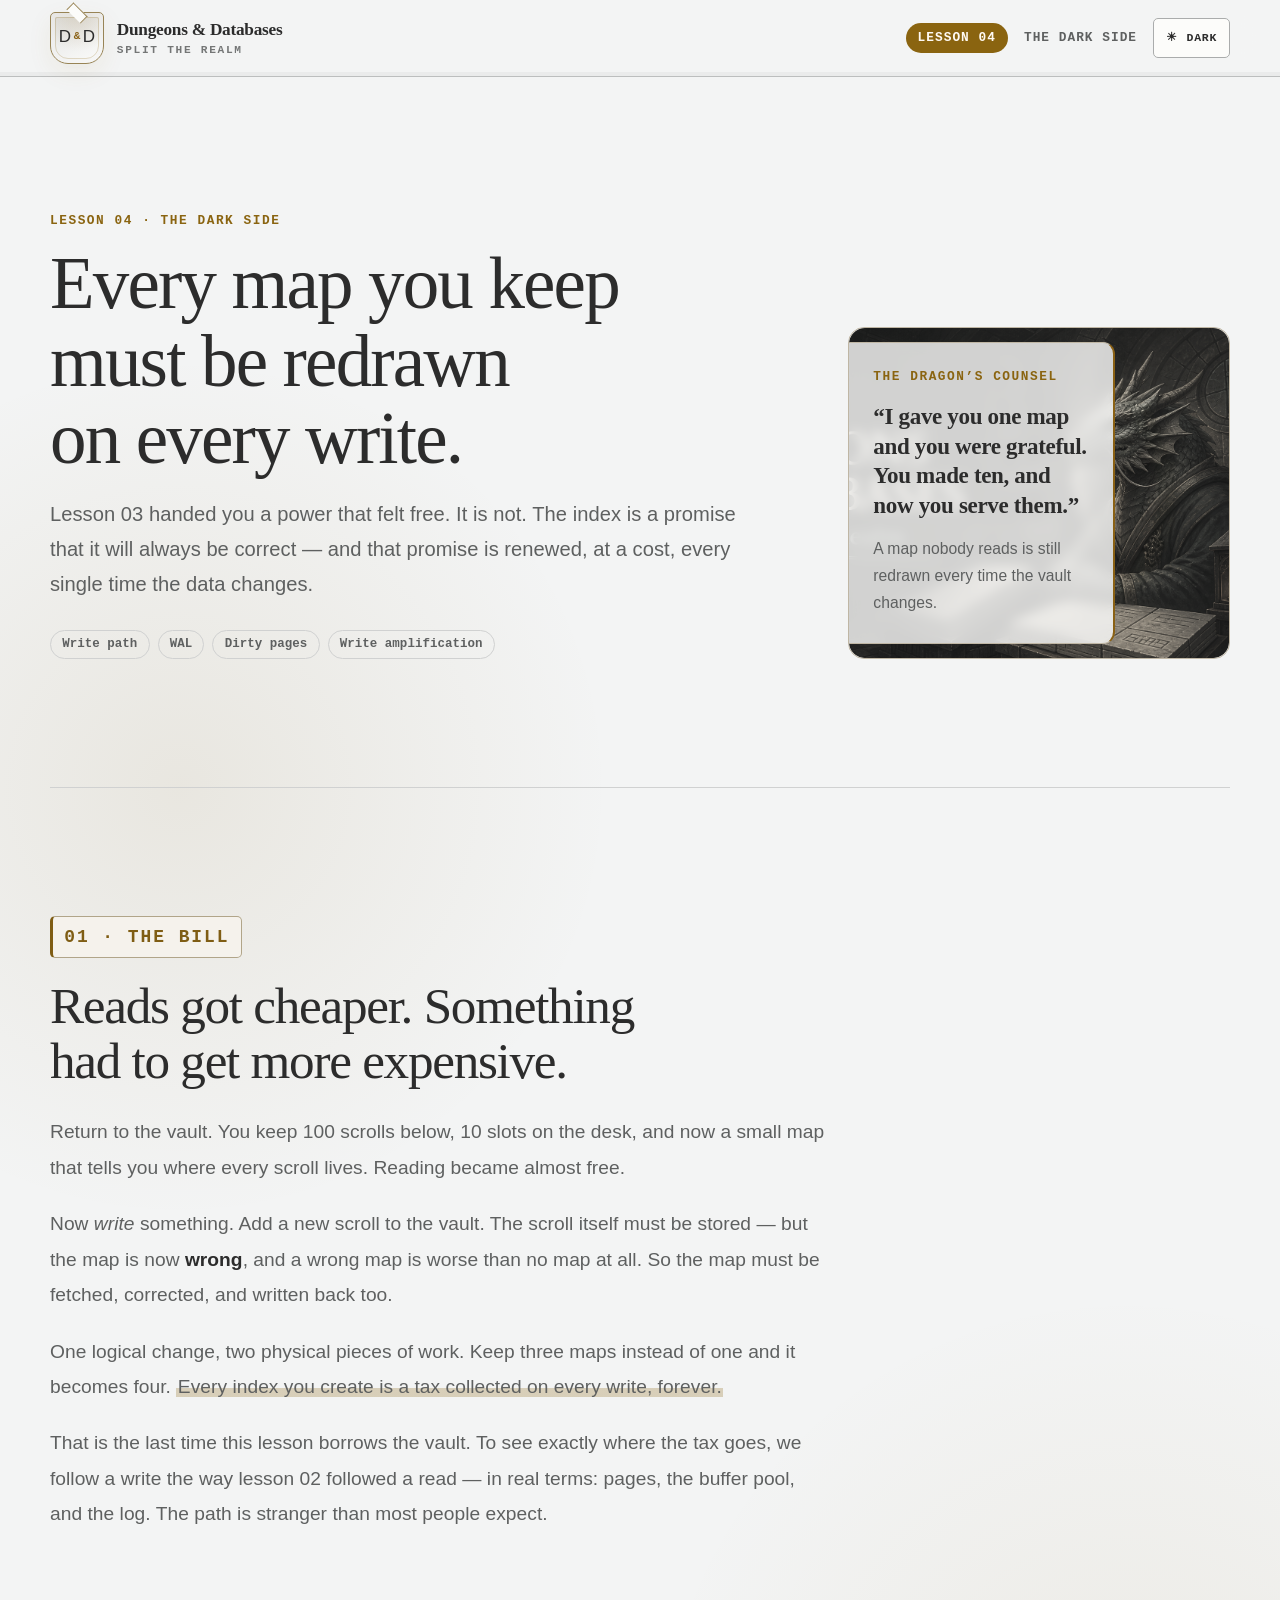
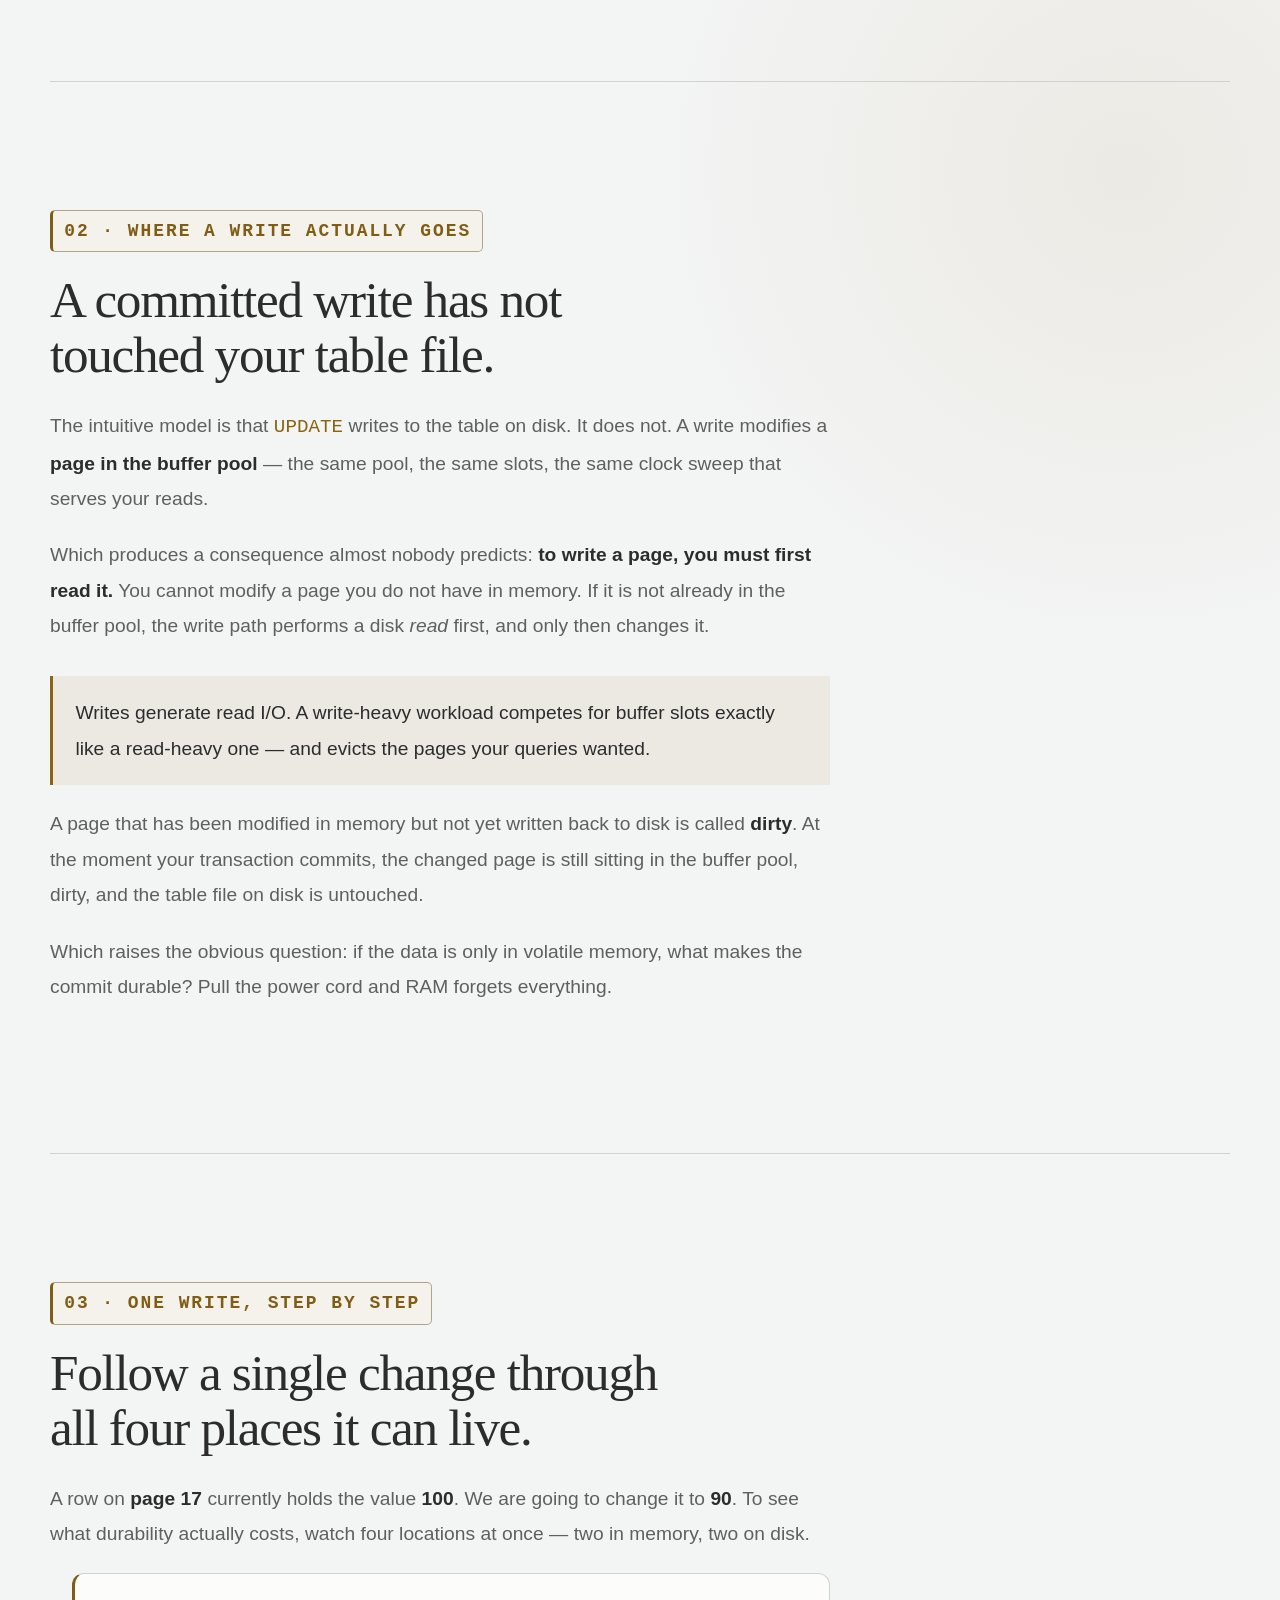
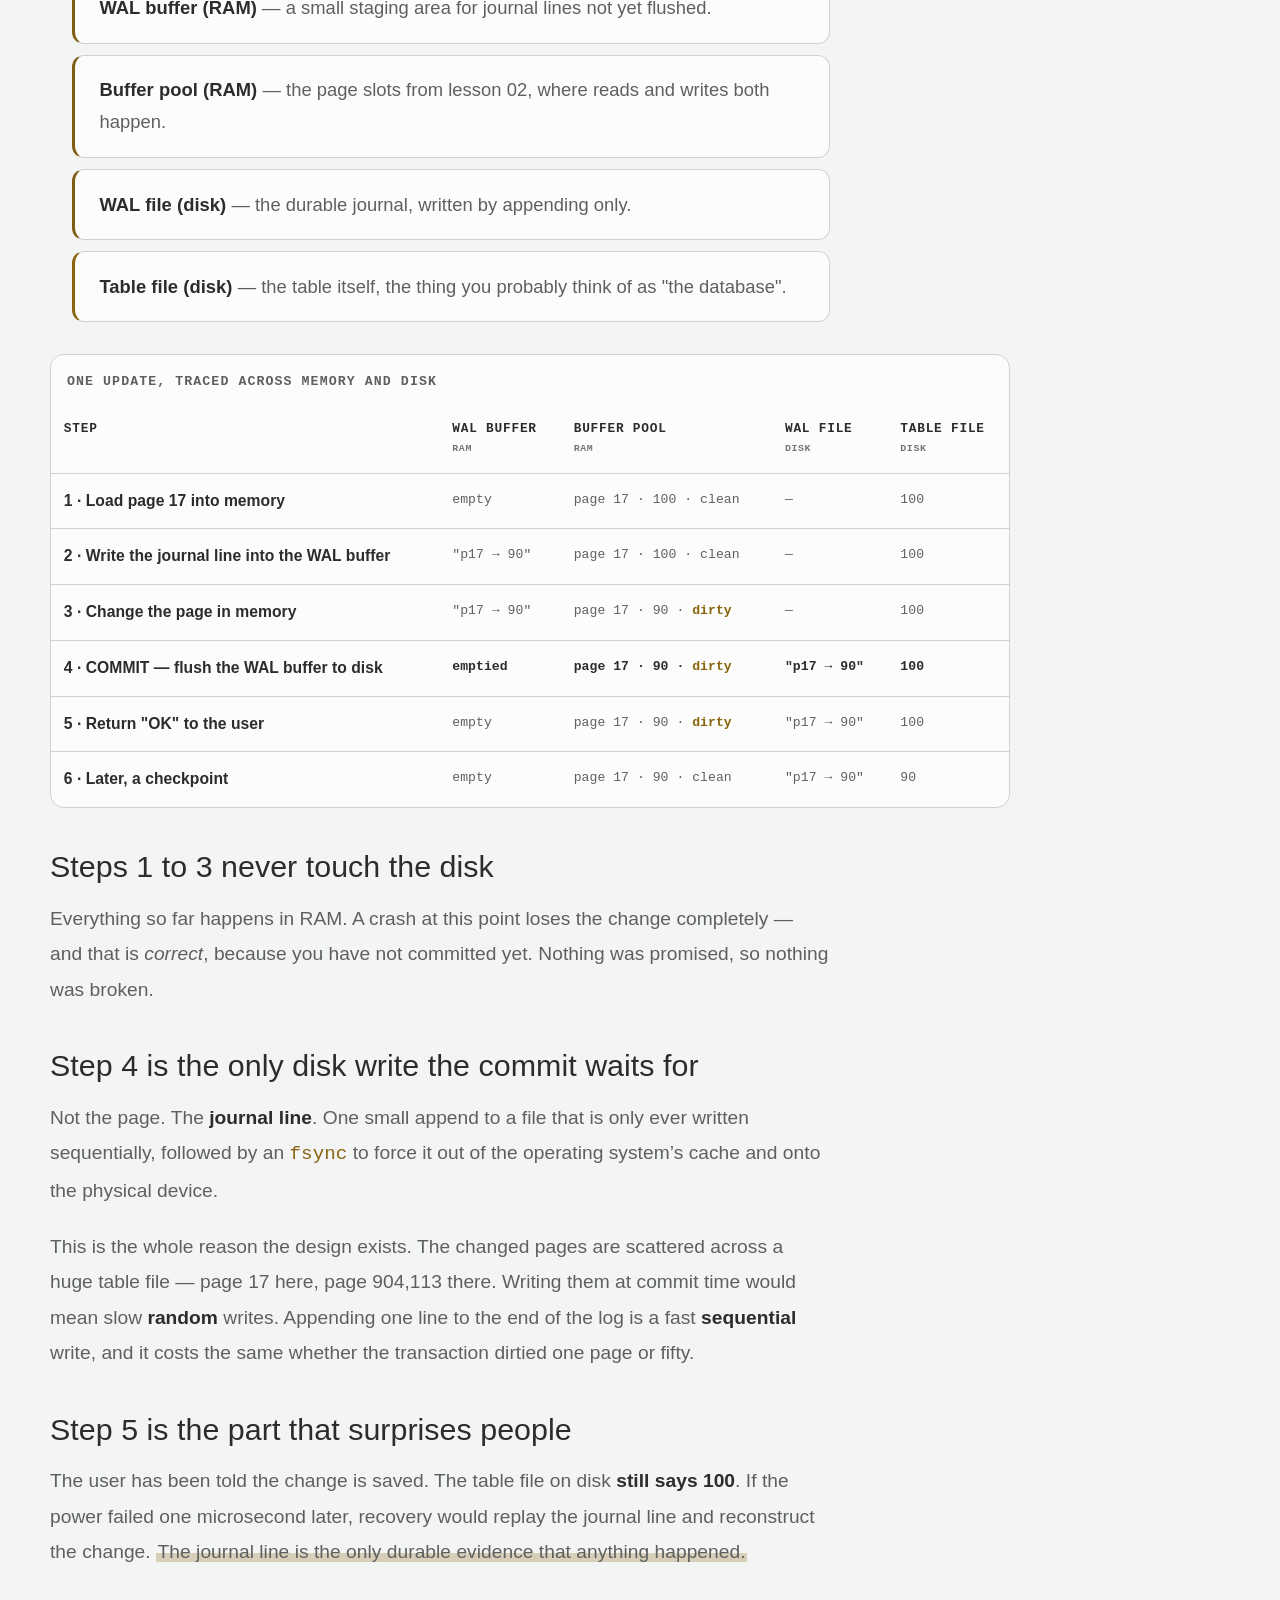
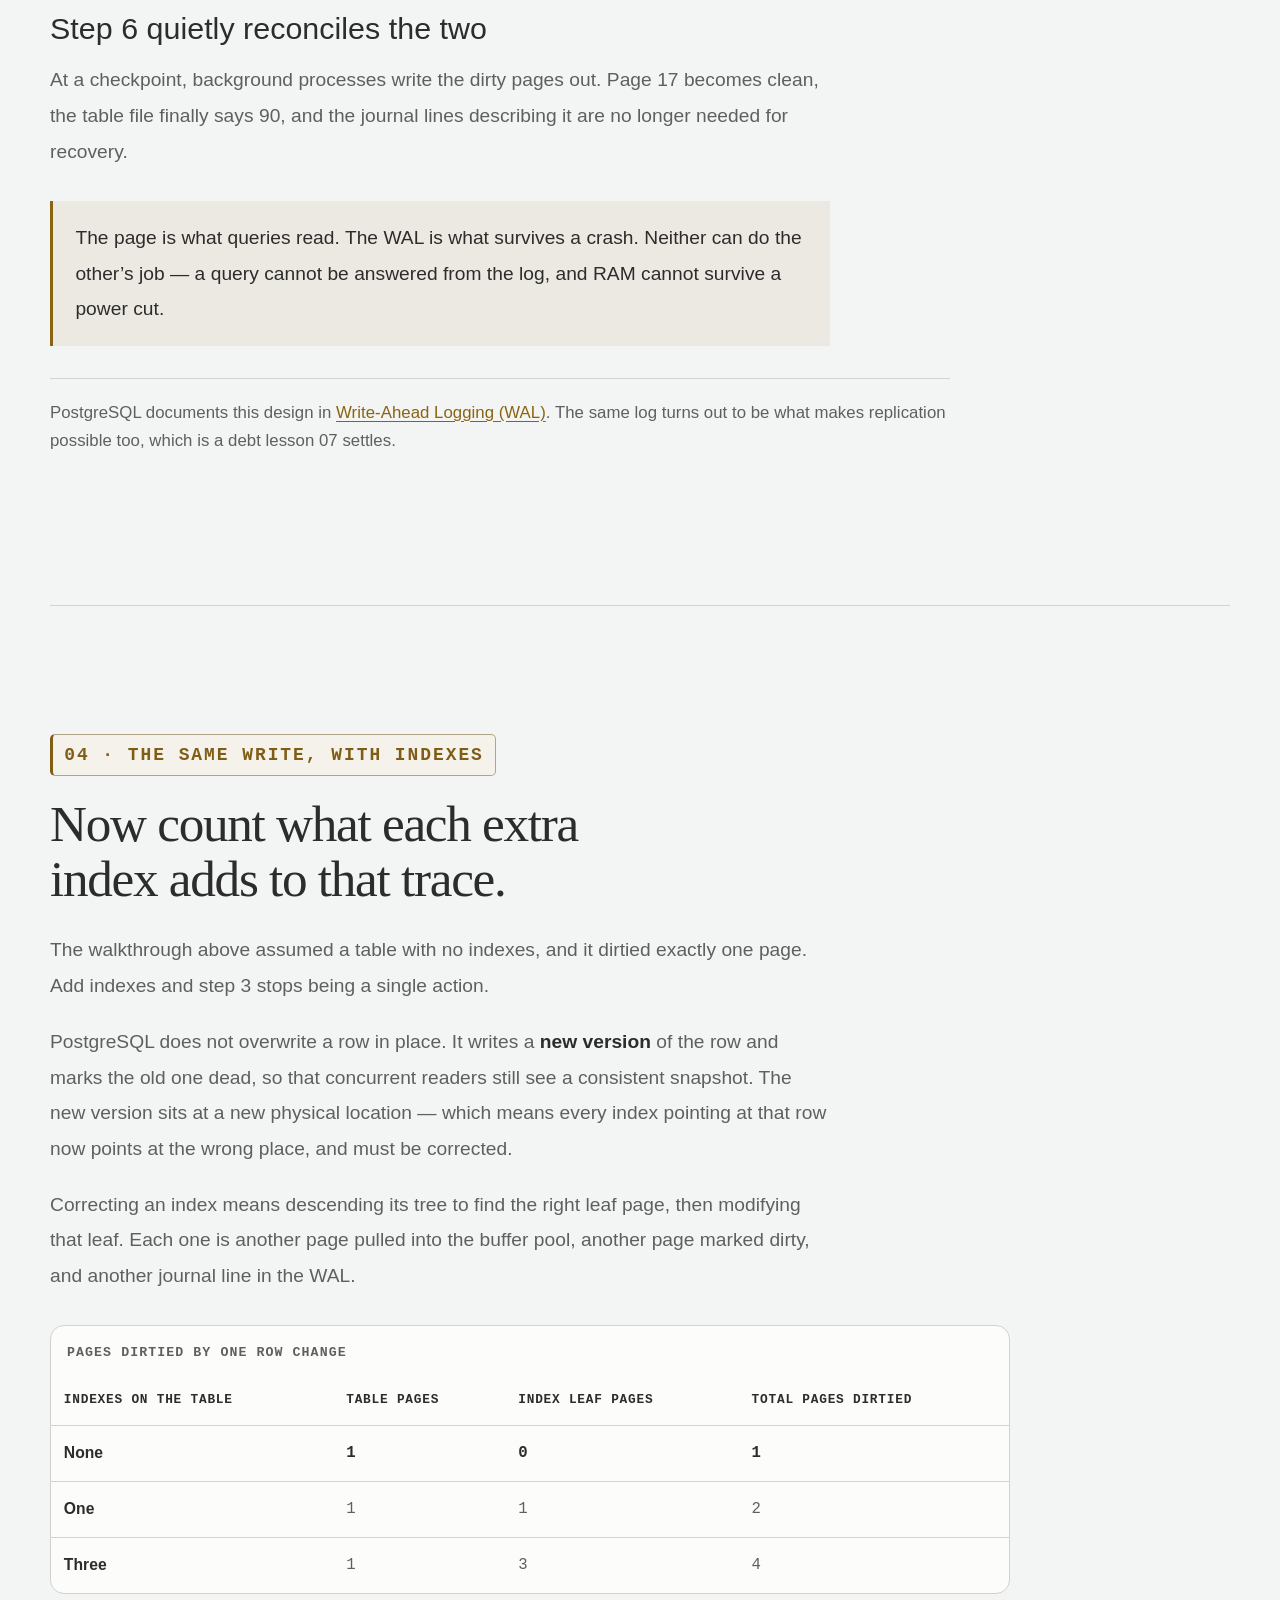
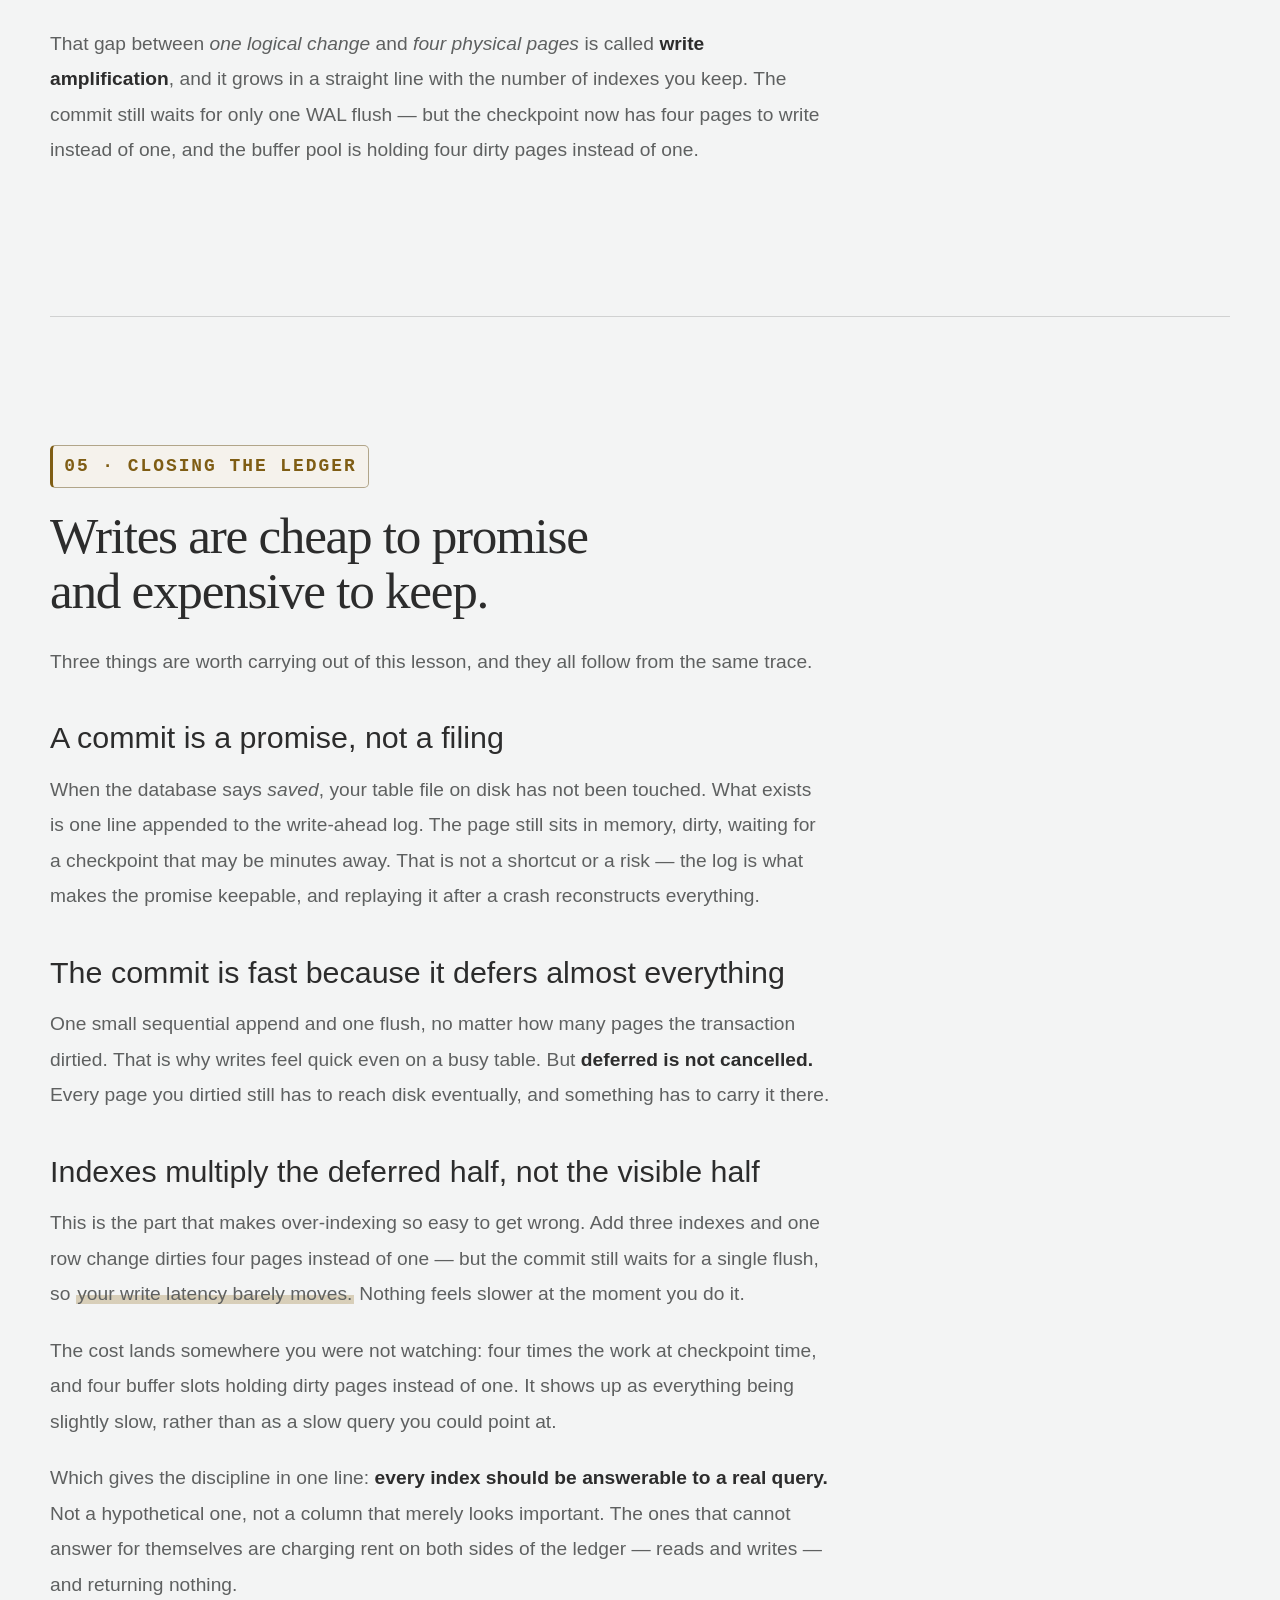
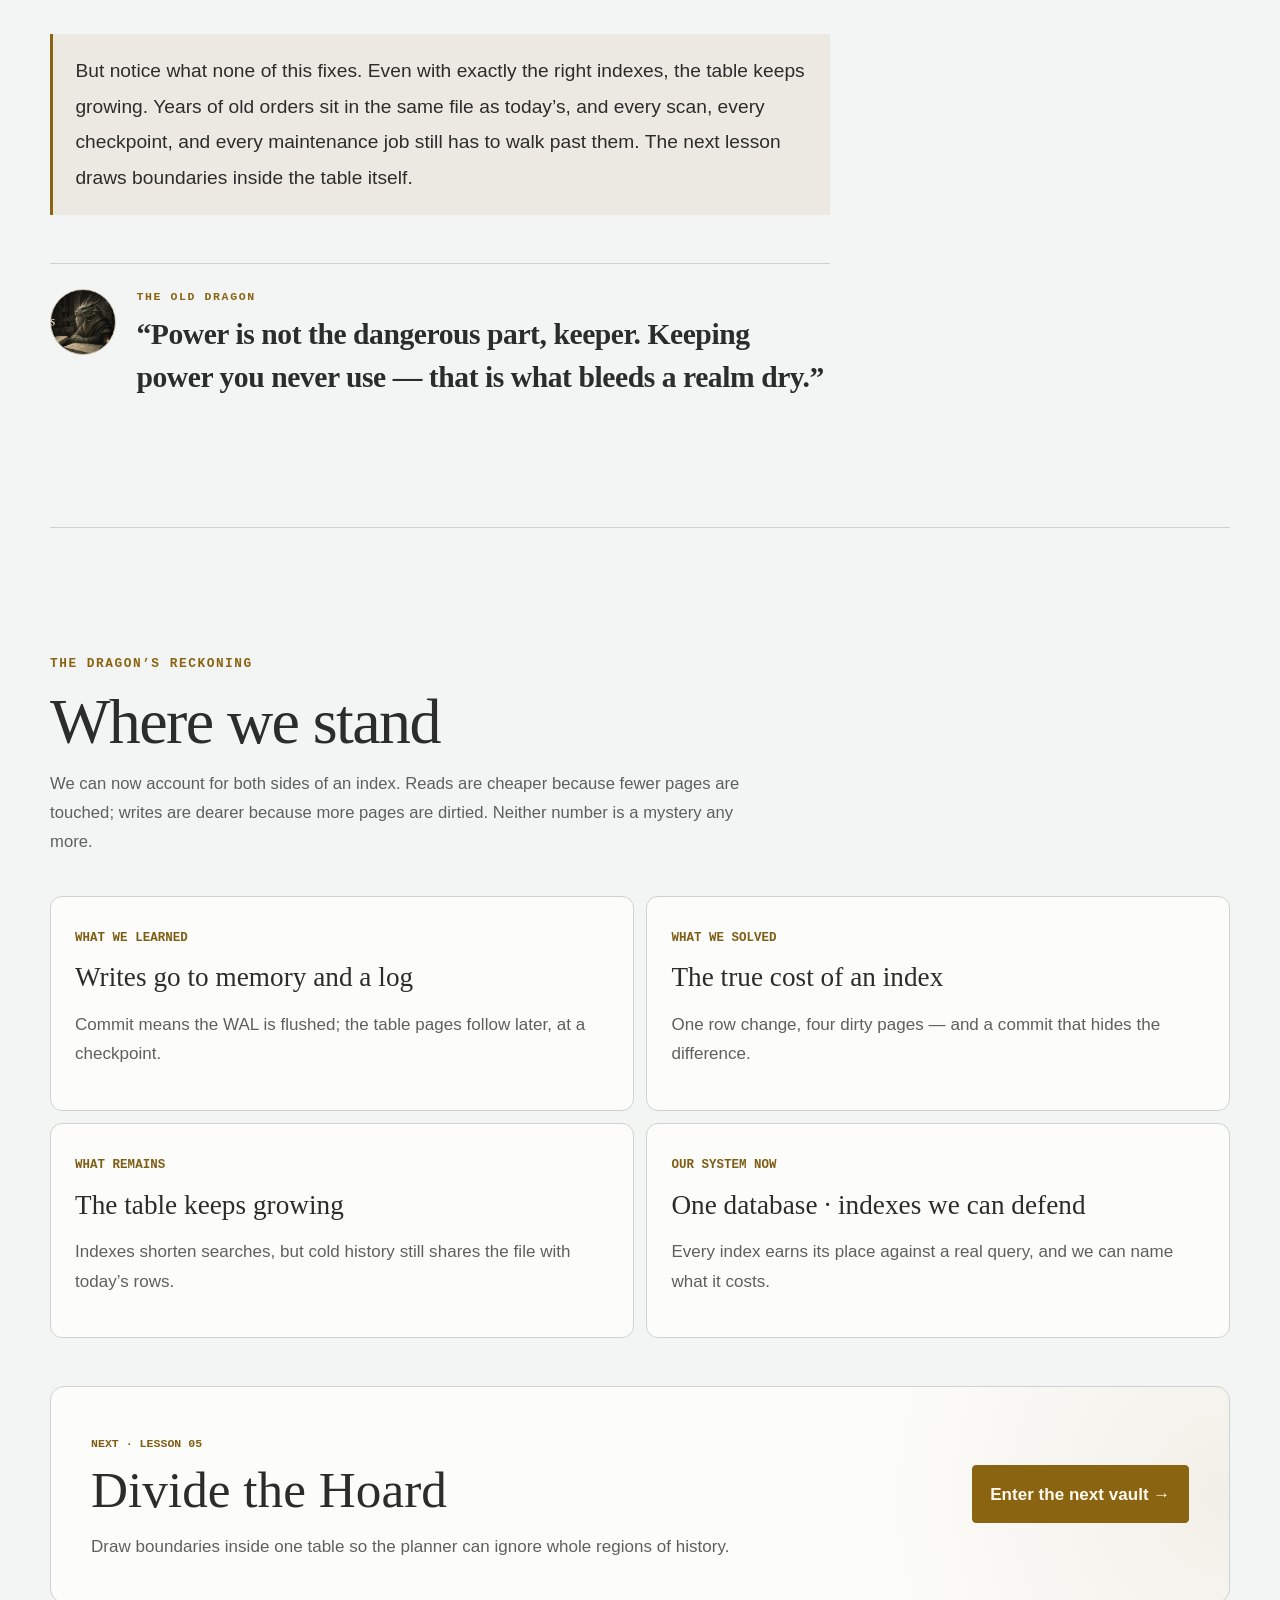
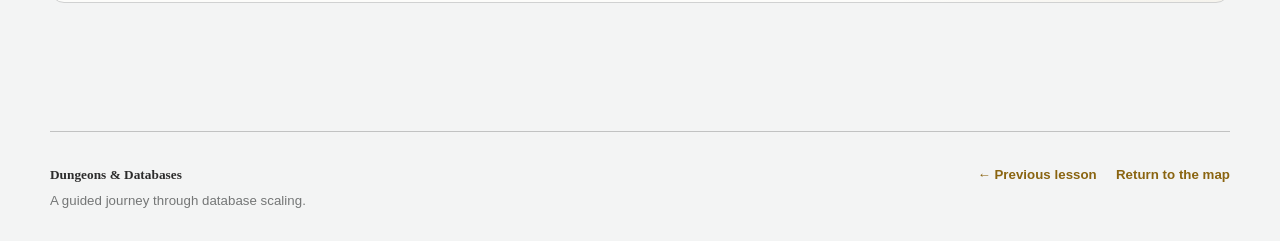
<file: lessons/lesson-04-the-dark-side/index.html>
<!doctype html>
<html lang="en" data-theme="dark">
  <head>
    <meta charset="UTF-8" />
    <meta name="viewport" content="width=device-width, initial-scale=1.0" />
    <meta
      name="description"
      content="How PostgreSQL writes really work: the write-ahead log, dirty pages, checkpoints, write amplification, and why every extra index is paid for on every write."
    />
    <meta name="theme-color" content="#0b0d0c" />
    <meta property="og:type" content="article" />
    <meta property="og:title" content="The Dark Side · Dungeons &amp; Databases" />
    <meta property="og:description" content="Every index is a promise you renew on every write. Learn what that promise costs." />
    <meta property="og:url" content="https://shahbaaz12.github.io/dungeons-and-databases/lessons/lesson-04-the-dark-side/" />
    <meta name="twitter:card" content="summary" />
    <meta name="twitter:title" content="The Dark Side · Dungeons &amp; Databases" />
    <meta name="twitter:description" content="Every index is a promise you renew on every write. Learn what that promise costs." />
    <title>Lesson 04 · The Dark Side · Dungeons &amp; Databases</title>
    <link rel="stylesheet" href="../../styles.css" />
    <link rel="stylesheet" href="../lesson-shared.css" />
    <link rel="stylesheet" href="../lesson-reading.css" />
    <link rel="stylesheet" href="./lesson.css" />
    <script src="../../site.js" defer></script>
  </head>
  <body>
    <a class="skip-link" href="#lesson-content">Skip to the lesson</a>

    <header class="site-header lesson-header">
      <a class="brand" href="../../index.html" aria-label="Return to Dungeons and Databases home">
        <span class="brand-mark" aria-hidden="true">D<span>&amp;</span>D</span>
        <span class="brand-copy">
          <strong>Dungeons &amp; Databases</strong>
          <small>Split the Realm</small>
        </span>
      </a>

      <div class="header-actions">
        <span class="lesson-badge">Lesson 04</span>
        <span class="lesson-header-name">The Dark Side</span>
        <button class="theme-toggle" type="button" data-theme-toggle aria-label="Switch to light theme">
          <span aria-hidden="true" data-theme-icon>☀</span>
          <span data-theme-label>Light</span>
        </button>
      </div>
    </header>

    <main id="lesson-content">
      <section class="lesson-hero section-shell">
        <div class="lesson-hero-copy">
          <p class="eyebrow">Lesson 04 · The Dark Side</p>
          <h1>Every map you keep must be redrawn on every write.</h1>
          <p>
            Lesson 03 handed you a power that felt free. It is not. The index is a promise that it will always
            be correct — and that promise is renewed, at a cost, every single time the data changes.
          </p>
          <div class="lesson-tags" aria-label="Lesson concepts">
            <span>Write path</span><span>WAL</span><span>Dirty pages</span><span>Write amplification</span>
          </div>
        </div>

        <aside class="dragon-counsel compact" aria-labelledby="opening-counsel">
          <div class="dragon-counsel-avatar" aria-hidden="true"><img src="../../public/og.png" alt="" /></div>
          <div>
            <p class="eyebrow">The Dragon’s Counsel</p>
            <blockquote id="opening-counsel">
              “I gave you one map and you were grateful. You made ten, and now you serve them.”
            </blockquote>
            <p>A map nobody reads is still redrawn every time the vault changes.</p>
          </div>
        </aside>
      </section>

      <article class="lesson-reading">
        <section class="reading-section" aria-labelledby="bill-title">
          <p class="chapter-number">01 · The bill</p>
          <h2 id="bill-title">Reads got cheaper. Something had to get more expensive.</h2>
          <p>
            Return to the vault. You keep 100 scrolls below, 10 slots on the desk, and now a small map that
            tells you where every scroll lives. Reading became almost free.
          </p>
          <p>
            Now <em>write</em> something. Add a new scroll to the vault. The scroll itself must be stored —
            but the map is now <strong>wrong</strong>, and a wrong map is worse than no map at all. So the map
            must be fetched, corrected, and written back too.
          </p>
          <p>
            One logical change, two physical pieces of work. Keep three maps instead of one and it becomes
            four. <mark class="quiet-highlight">Every index you create is a tax collected on every write,
            forever.</mark>
          </p>
          <p>
            That is the last time this lesson borrows the vault. To see exactly where the tax goes, we follow a
            write the way lesson 02 followed a read — in real terms: pages, the buffer pool, and the log. The
            path is stranger than most people expect.
          </p>
        </section>

        <section class="reading-section" aria-labelledby="where-title">
          <p class="chapter-number">02 · Where a write actually goes</p>
          <h2 id="where-title">A committed write has not touched your table file.</h2>
          <p>
            The intuitive model is that <code>UPDATE</code> writes to the table on disk. It does not. A write
            modifies a <strong>page in the buffer pool</strong> — the same pool, the same slots, the same
            clock sweep that serves your reads.
          </p>
          <p>
            Which produces a consequence almost nobody predicts:
            <strong>to write a page, you must first read it.</strong> You cannot modify a page you do not
            have in memory. If it is not already in the buffer pool, the write path performs a
            disk <em>read</em> first, and only then changes it.
          </p>

          <p class="transition-callout">
            Writes generate read I/O. A write-heavy workload competes for buffer slots exactly like a
            read-heavy one — and evicts the pages your queries wanted.
          </p>

          <p>
            A page that has been modified in memory but not yet written back to disk is called
            <strong>dirty</strong>. At the moment your transaction commits, the changed page is still sitting
            in the buffer pool, dirty, and the table file on disk is untouched.
          </p>
          <p>
            Which raises the obvious question: if the data is only in volatile memory, what makes the commit
            durable? Pull the power cord and RAM forgets everything.
          </p>
        </section>

        <section class="reading-section" aria-labelledby="wal-title">
          <p class="chapter-number">03 · One write, step by step</p>
          <h2 id="wal-title">Follow a single change through all four places it can live.</h2>
          <p>
            A row on <strong>page 17</strong> currently holds the value <strong>100</strong>. We are going to
            change it to <strong>90</strong>. To see what durability actually costs, watch four locations at
            once &#8212; two in memory, two on disk.
          </p>

          <ul class="read-paths">
            <li><strong>WAL buffer (RAM)</strong> &#8212; a small staging area for journal lines not yet flushed.</li>
            <li><strong>Buffer pool (RAM)</strong> &#8212; the page slots from lesson 02, where reads and writes both happen.</li>
            <li><strong>WAL file (disk)</strong> &#8212; the durable journal, written by appending only.</li>
            <li><strong>Table file (disk)</strong> &#8212; the table itself, the thing you probably think of as "the database".</li>
          </ul>

          <div class="table-wrap">
            <table class="wal-trace">
              <caption>One UPDATE, traced across memory and disk</caption>
              <thead>
                <tr>
                  <th scope="col">Step</th>
                  <th scope="col">WAL buffer <small>RAM</small></th>
                  <th scope="col">Buffer pool <small>RAM</small></th>
                  <th scope="col">WAL file <small>disk</small></th>
                  <th scope="col">Table file <small>disk</small></th>
                </tr>
              </thead>
              <tbody>
                <tr>
                  <th scope="row">1 · Load page 17 into memory</th>
                  <td>empty</td>
                  <td>page 17 · 100 · clean</td>
                  <td>&#8212;</td>
                  <td>100</td>
                </tr>
                <tr>
                  <th scope="row">2 · Write the journal line into the WAL buffer</th>
                  <td>"p17 &#8594; 90"</td>
                  <td>page 17 · 100 · clean</td>
                  <td>&#8212;</td>
                  <td>100</td>
                </tr>
                <tr>
                  <th scope="row">3 · Change the page in memory</th>
                  <td>"p17 &#8594; 90"</td>
                  <td>page 17 · 90 · <em>dirty</em></td>
                  <td>&#8212;</td>
                  <td>100</td>
                </tr>
                <tr class="win">
                  <th scope="row">4 · COMMIT &#8212; flush the WAL buffer to disk</th>
                  <td>emptied</td>
                  <td>page 17 · 90 · <em>dirty</em></td>
                  <td>"p17 &#8594; 90"</td>
                  <td>100</td>
                </tr>
                <tr>
                  <th scope="row">5 · Return "OK" to the user</th>
                  <td>empty</td>
                  <td>page 17 · 90 · <em>dirty</em></td>
                  <td>"p17 &#8594; 90"</td>
                  <td>100</td>
                </tr>
                <tr>
                  <th scope="row">6 · Later, a checkpoint</th>
                  <td>empty</td>
                  <td>page 17 · 90 · clean</td>
                  <td>"p17 &#8594; 90"</td>
                  <td>90</td>
                </tr>
              </tbody>
            </table>
          </div>

          <h3>Steps 1 to 3 never touch the disk</h3>
          <p>
            Everything so far happens in RAM. A crash at this point loses the change completely &#8212; and
            that is <em>correct</em>, because you have not committed yet. Nothing was promised, so nothing was
            broken.
          </p>

          <h3>Step 4 is the only disk write the commit waits for</h3>
          <p>
            Not the page. The <strong>journal line</strong>. One small append to a file that is only ever
            written sequentially, followed by an <code>fsync</code> to force it out of the operating
            system&#8217;s cache and onto the physical device.
          </p>
          <p>
            This is the whole reason the design exists. The changed pages are scattered across a huge table
            file &#8212; page 17 here, page 904,113 there. Writing them at commit time would mean slow
            <strong>random</strong> writes. Appending one line to the end of the log is a fast
            <strong>sequential</strong> write, and it costs the same whether the transaction dirtied one page
            or fifty.
          </p>

          <h3>Step 5 is the part that surprises people</h3>
          <p>
            The user has been told the change is saved. The table file on disk
            <strong>still says 100</strong>. If the power failed one microsecond later, recovery would replay
            the journal line and reconstruct the change. <mark class="quiet-highlight">The journal line is the
            only durable evidence that anything happened.</mark>
          </p>

          <h3>Step 6 quietly reconciles the two</h3>
          <p>
            At a checkpoint, background processes write the dirty pages out. Page 17 becomes clean, the table
            file finally says 90, and the journal lines describing it are no longer needed for recovery.
          </p>

          <p class="transition-callout">
            The page is what queries read. The WAL is what survives a crash. Neither can do the other&#8217;s
            job &#8212; a query cannot be answered from the log, and RAM cannot survive a power cut.
          </p>

          <p class="source-note">
            PostgreSQL documents this design in
            <a href="https://www.postgresql.org/docs/current/wal-intro.html">Write-Ahead Logging (WAL)</a>.
            The same log turns out to be what makes replication possible too, which is a debt lesson 07
            settles.
          </p>
        </section>

        <section class="reading-section" aria-labelledby="trace-title">
          <p class="chapter-number">04 · The same write, with indexes</p>
          <h2 id="trace-title">Now count what each extra index adds to that trace.</h2>
          <p>
            The walkthrough above assumed a table with no indexes, and it dirtied exactly one page. Add
            indexes and step 3 stops being a single action.
          </p>
          <p>
            PostgreSQL does not overwrite a row in place. It writes a <strong>new version</strong> of the row
            and marks the old one dead, so that concurrent readers still see a consistent snapshot. The new
            version sits at a new physical location &#8212; which means every index pointing at that row now
            points at the wrong place, and must be corrected.
          </p>
          <p>
            Correcting an index means descending its tree to find the right leaf page, then modifying that
            leaf. Each one is another page pulled into the buffer pool, another page marked dirty, and another
            journal line in the WAL.
          </p>

          <div class="table-wrap">
            <table>
              <caption>Pages dirtied by one row change</caption>
              <thead>
                <tr>
                  <th scope="col">Indexes on the table</th>
                  <th scope="col">Table pages</th>
                  <th scope="col">Index leaf pages</th>
                  <th scope="col">Total pages dirtied</th>
                </tr>
              </thead>
              <tbody>
                <tr class="win">
                  <th scope="row">None</th>
                  <td class="numeric">1</td>
                  <td class="numeric">0</td>
                  <td class="numeric">1</td>
                </tr>
                <tr>
                  <th scope="row">One</th>
                  <td class="numeric">1</td>
                  <td class="numeric">1</td>
                  <td class="numeric">2</td>
                </tr>
                <tr>
                  <th scope="row">Three</th>
                  <td class="numeric">1</td>
                  <td class="numeric">3</td>
                  <td class="numeric">4</td>
                </tr>
              </tbody>
            </table>
          </div>

          <p>
            That gap between <em>one logical change</em> and <em>four physical pages</em> is called
            <strong>write amplification</strong>, and it grows in a straight line with the number of indexes
            you keep. The commit still waits for only one WAL flush &#8212; but the checkpoint now has four
            pages to write instead of one, and the buffer pool is holding four dirty pages instead of one.
          </p>
        </section>

        <section class="reading-section" aria-labelledby="ledger-title">
          <p class="chapter-number">05 · Closing the ledger</p>
          <h2 id="ledger-title">Writes are cheap to promise and expensive to keep.</h2>
          <p>
            Three things are worth carrying out of this lesson, and they all follow from the same trace.
          </p>

          <h3>A commit is a promise, not a filing</h3>
          <p>
            When the database says <em>saved</em>, your table file on disk has not been touched. What exists
            is one line appended to the write-ahead log. The page still sits in memory, dirty, waiting for a
            checkpoint that may be minutes away. That is not a shortcut or a risk — the log is what makes
            the promise keepable, and replaying it after a crash reconstructs everything.
          </p>

          <h3>The commit is fast because it defers almost everything</h3>
          <p>
            One small sequential append and one flush, no matter how many pages the transaction dirtied. That
            is why writes feel quick even on a busy table. But <strong>deferred is not cancelled.</strong>
            Every page you dirtied still has to reach disk eventually, and something has to carry it there.
          </p>

          <h3>Indexes multiply the deferred half, not the visible half</h3>
          <p>
            This is the part that makes over-indexing so easy to get wrong. Add three indexes and one row
            change dirties four pages instead of one — but the commit still waits for a single flush, so
            <mark class="quiet-highlight">your write latency barely moves.</mark> Nothing feels slower at the
            moment you do it.
          </p>
          <p>
            The cost lands somewhere you were not watching: four times the work at checkpoint time, and four
            buffer slots holding dirty pages instead of one. It shows up as everything being slightly slow,
            rather than as a slow query you could point at.
          </p>
          <p>
            Which gives the discipline in one line: <strong>every index should be answerable to a real query.</strong>
            Not a hypothetical one, not a column that merely looks important. The ones that cannot answer for
            themselves are charging rent on both sides of the ledger — reads and writes — and returning
            nothing.
          </p>

          <p class="transition-callout">
            But notice what none of this fixes. Even with exactly the right indexes, the table keeps growing.
            Years of old orders sit in the same file as today’s, and every scan, every checkpoint, and every
            maintenance job still has to walk past them. The next lesson draws boundaries inside the table
            itself.
          </p>

          <blockquote class="dragon-line closing-line">
            <span>The Old Dragon</span>
            “Power is not the dangerous part, keeper. Keeping power you never use — that is what bleeds a
            realm dry.”
          </blockquote>
        </section>

      </article>

      <section class="reckoning section-shell" aria-labelledby="reckoning-title">
        <div class="reckoning-intro">
          <p class="eyebrow">The Dragon’s Reckoning</p>
          <h2 id="reckoning-title">Where we stand</h2>
          <p>
            We can now account for both sides of an index. Reads are cheaper because fewer pages are touched;
            writes are dearer because more pages are dirtied. Neither number is a mystery any more.
          </p>
        </div>

        <div class="standing-grid">
          <article><span>What we learned</span><strong>Writes go to memory and a log</strong><p>Commit means the WAL is flushed; the table pages follow later, at a checkpoint.</p></article>
          <article><span>What we solved</span><strong>The true cost of an index</strong><p>One row change, four dirty pages — and a commit that hides the difference.</p></article>
          <article><span>What remains</span><strong>The table keeps growing</strong><p>Indexes shorten searches, but cold history still shares the file with today’s rows.</p></article>
          <article><span>Our system now</span><strong>One database · indexes we can defend</strong><p>Every index earns its place against a real query, and we can name what it costs.</p></article>
        </div>

        <div class="next-gate" aria-labelledby="next-title">
          <div>
            <span>Next · Lesson 05</span>
            <h3 id="next-title">Divide the Hoard</h3>
            <p>Draw boundaries inside one table so the planner can ignore whole regions of history.</p>
          </div>
          <a class="button button-primary" href="../lesson-05-divide-the-hoard/">Enter the next vault →</a>
        </div>
      </section>
    </main>

    <footer class="site-footer section-shell">
      <div><strong>Dungeons &amp; Databases</strong><p>A guided journey through database scaling.</p></div>
      <div class="footer-links"><a href="../lesson-03-the-dragons-power/">← Previous lesson</a><a href="../../index.html">Return to the map</a></div>
    </footer>
  </body>
</html>
</file>
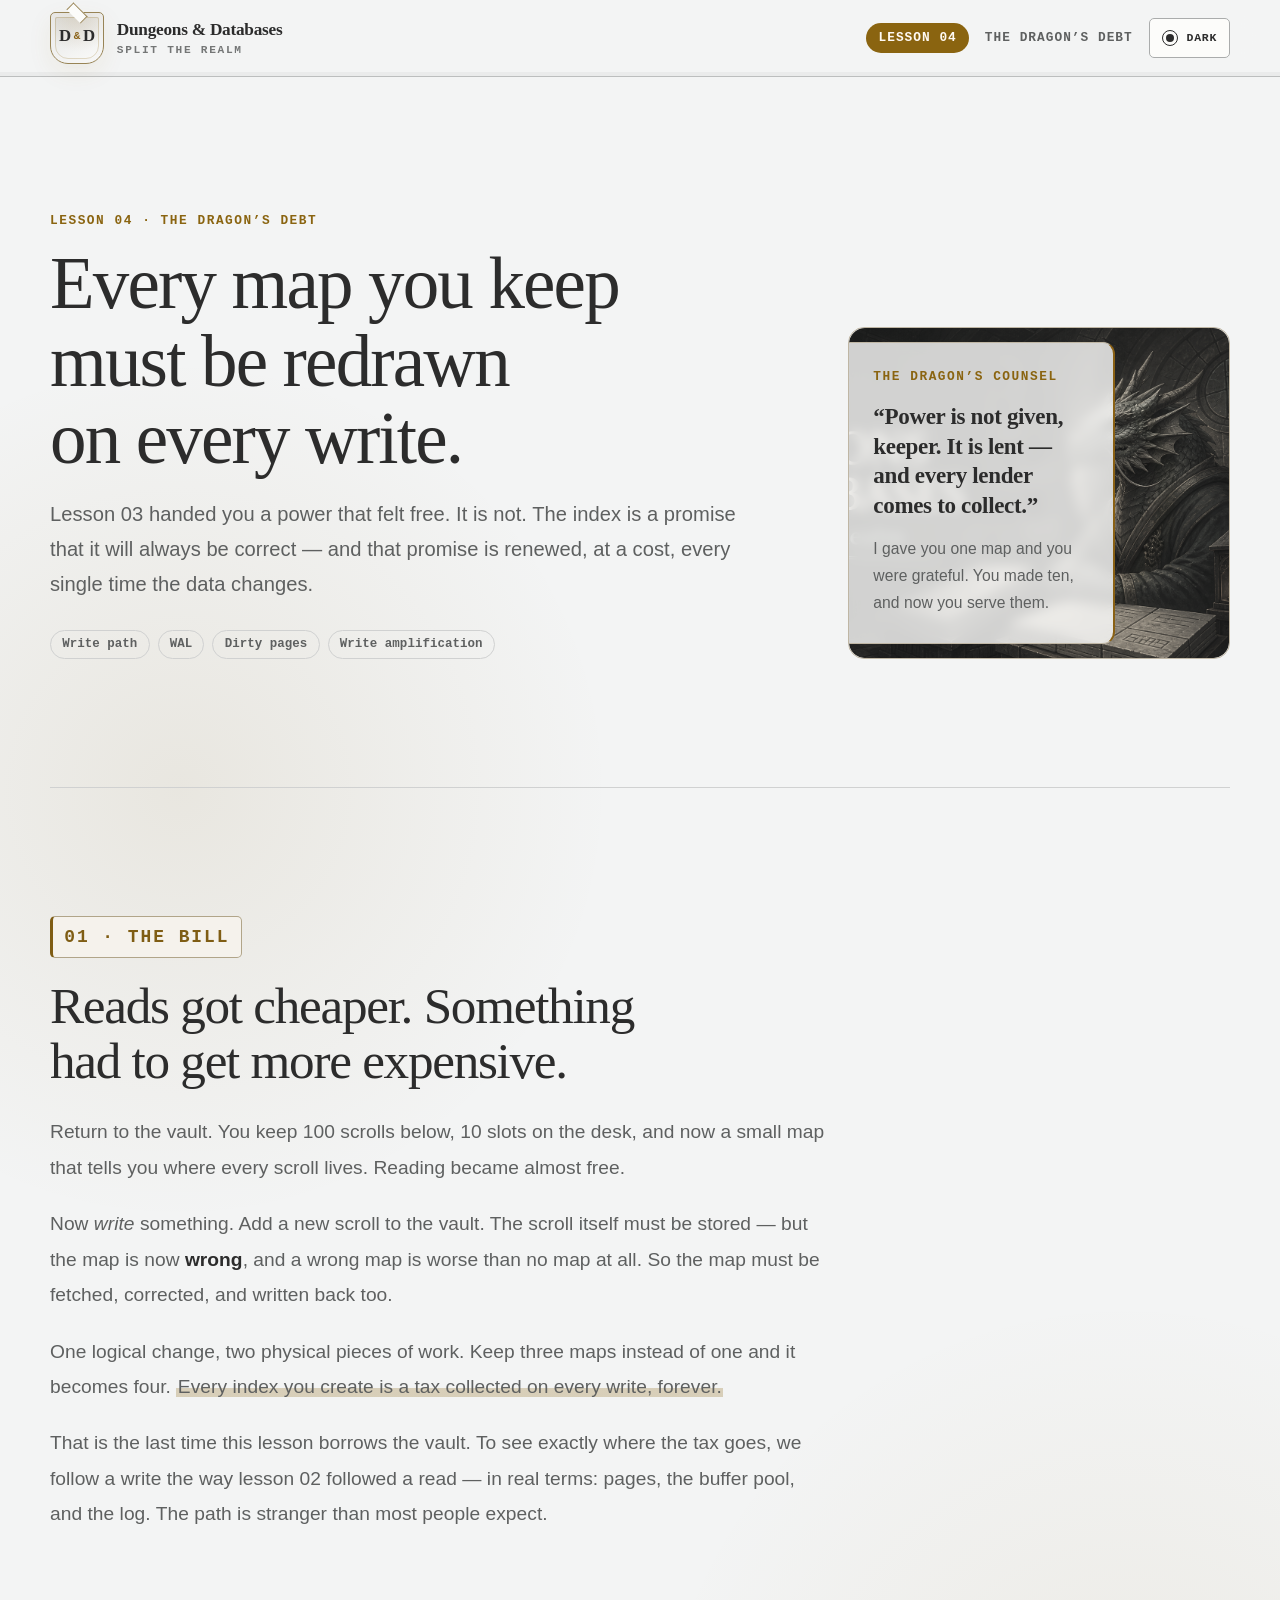
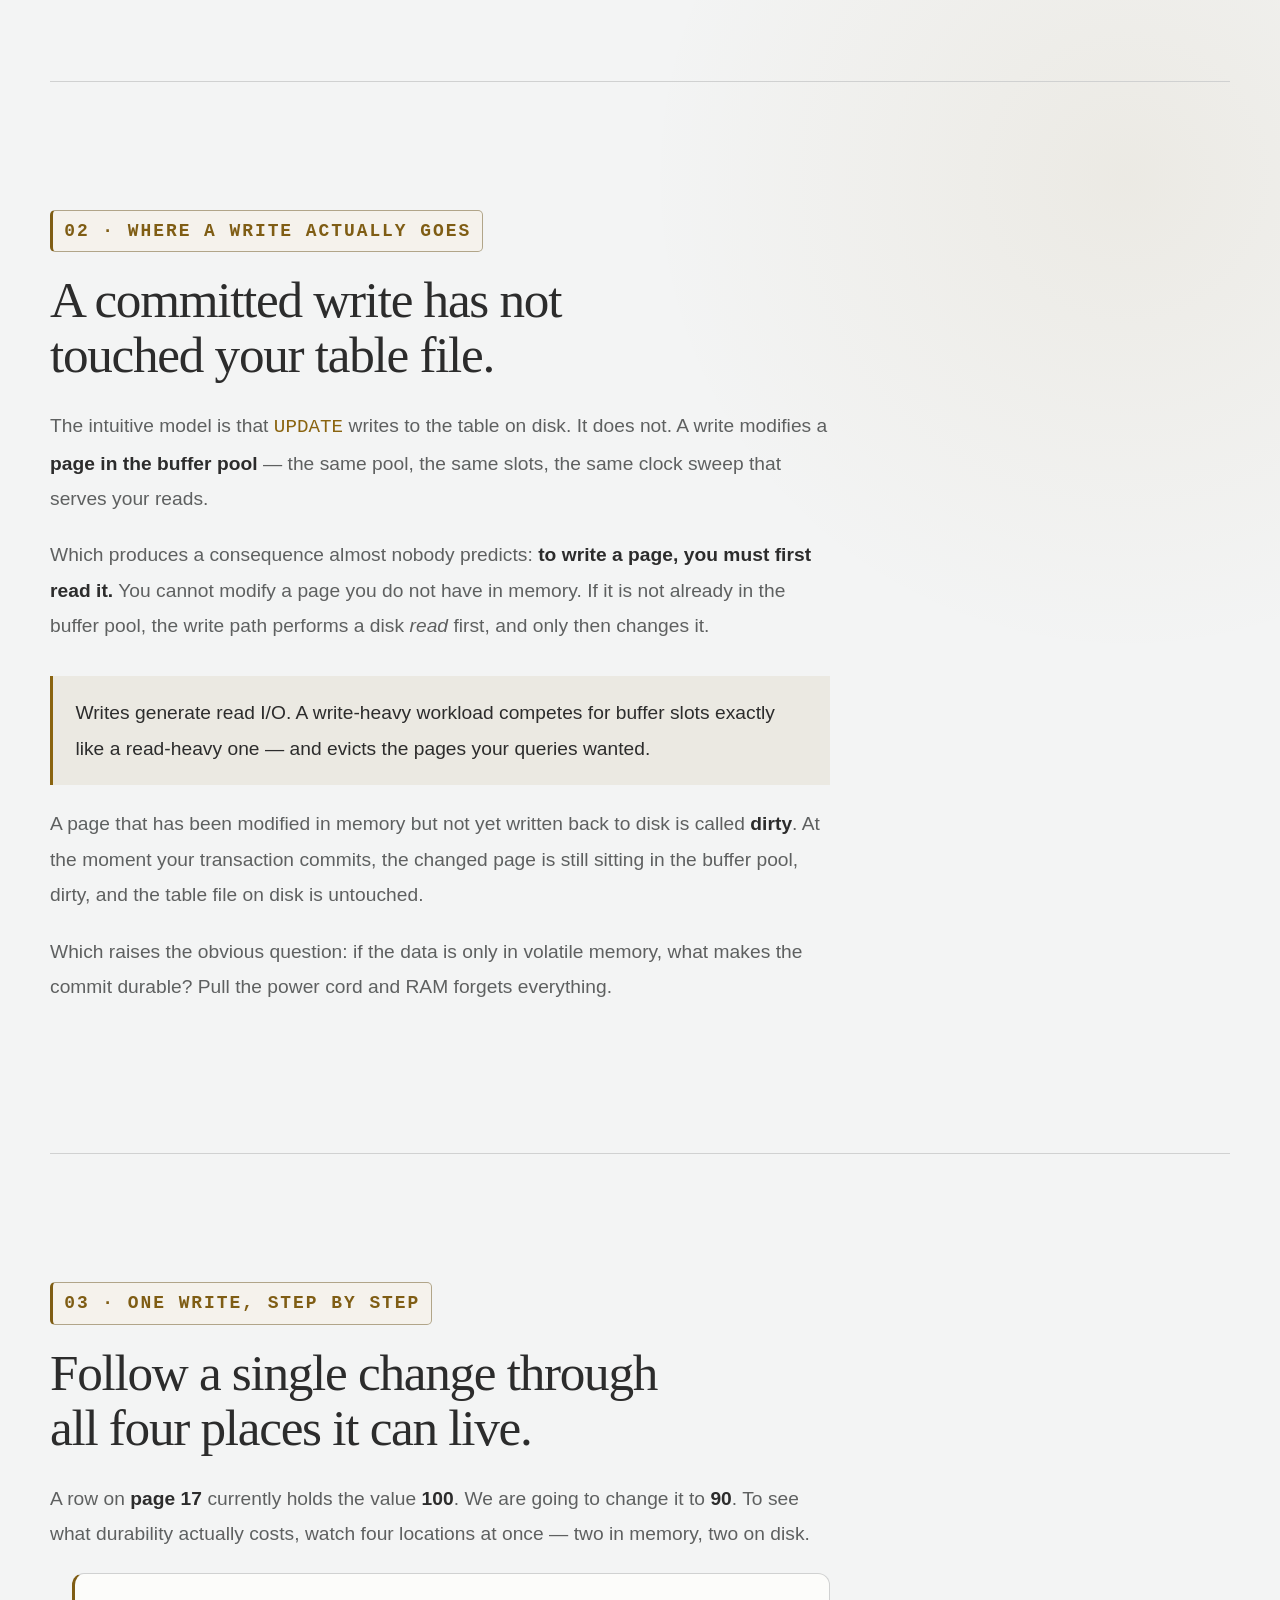
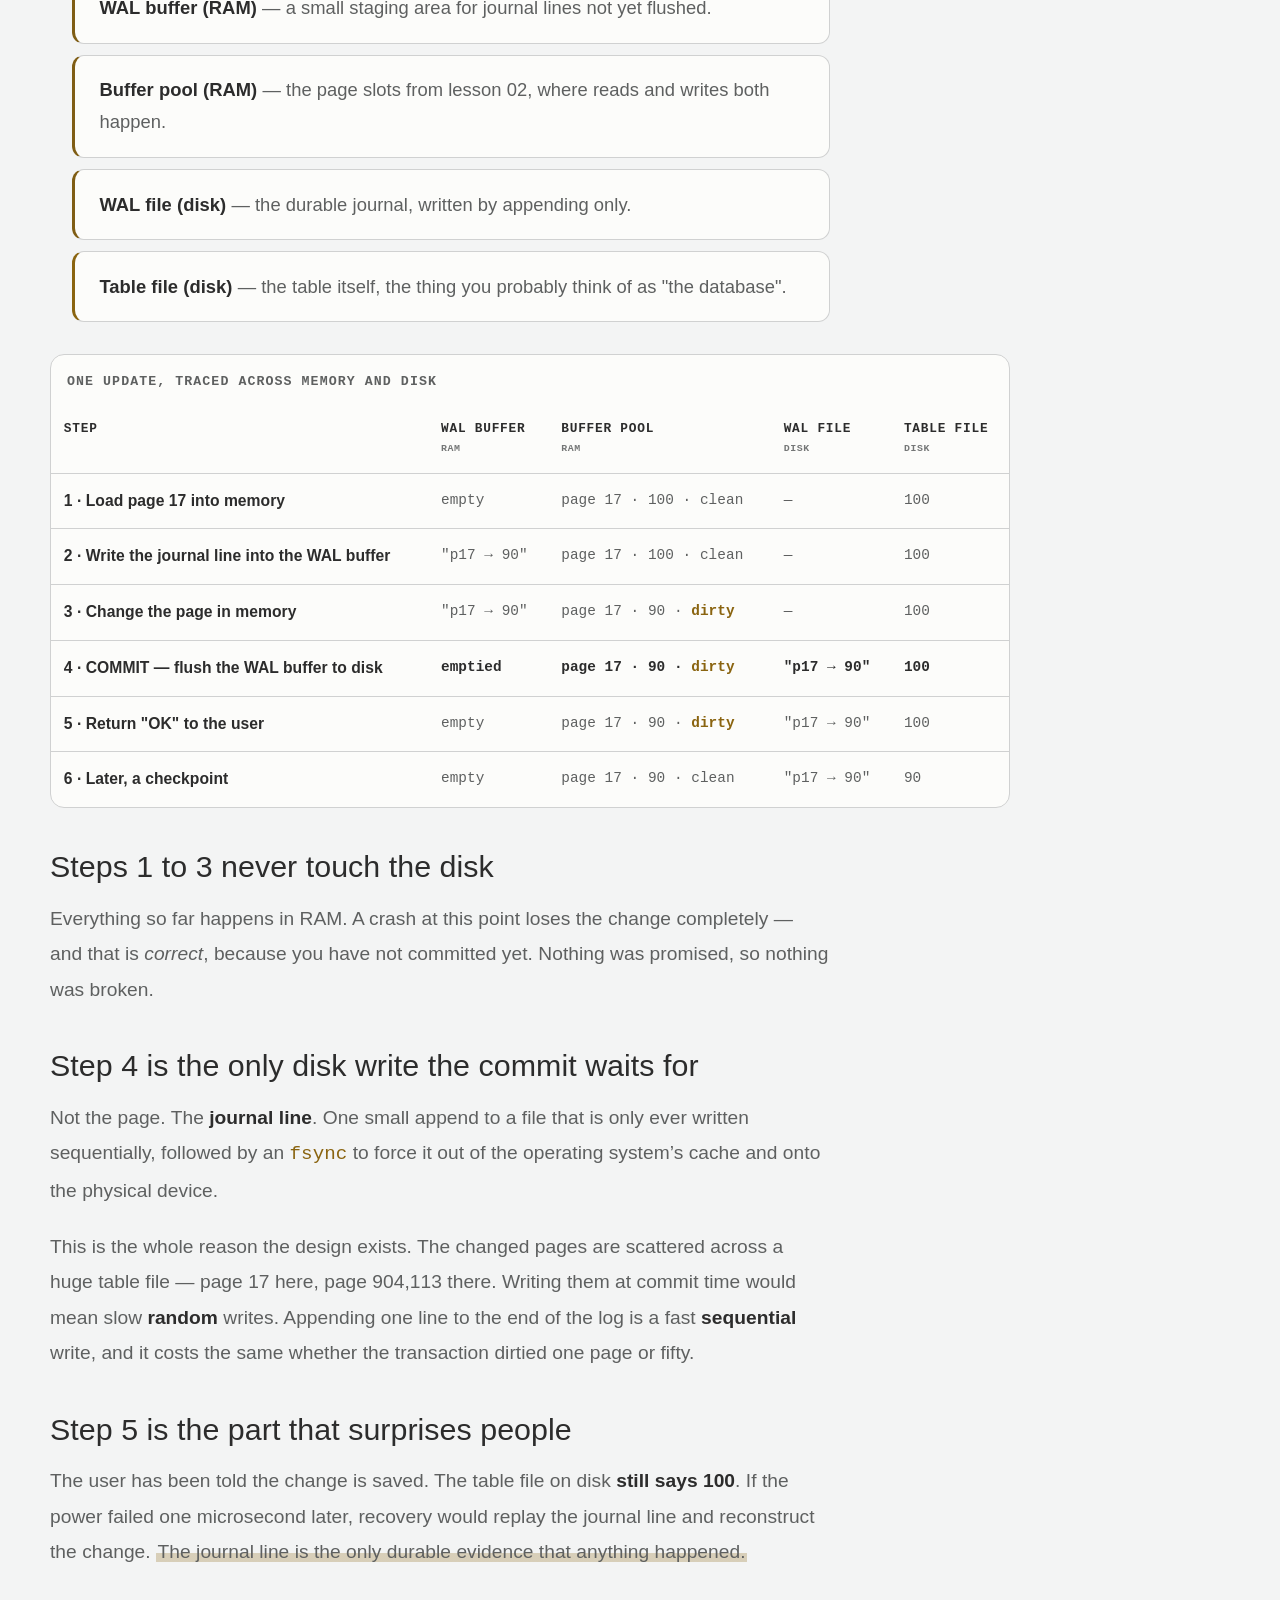
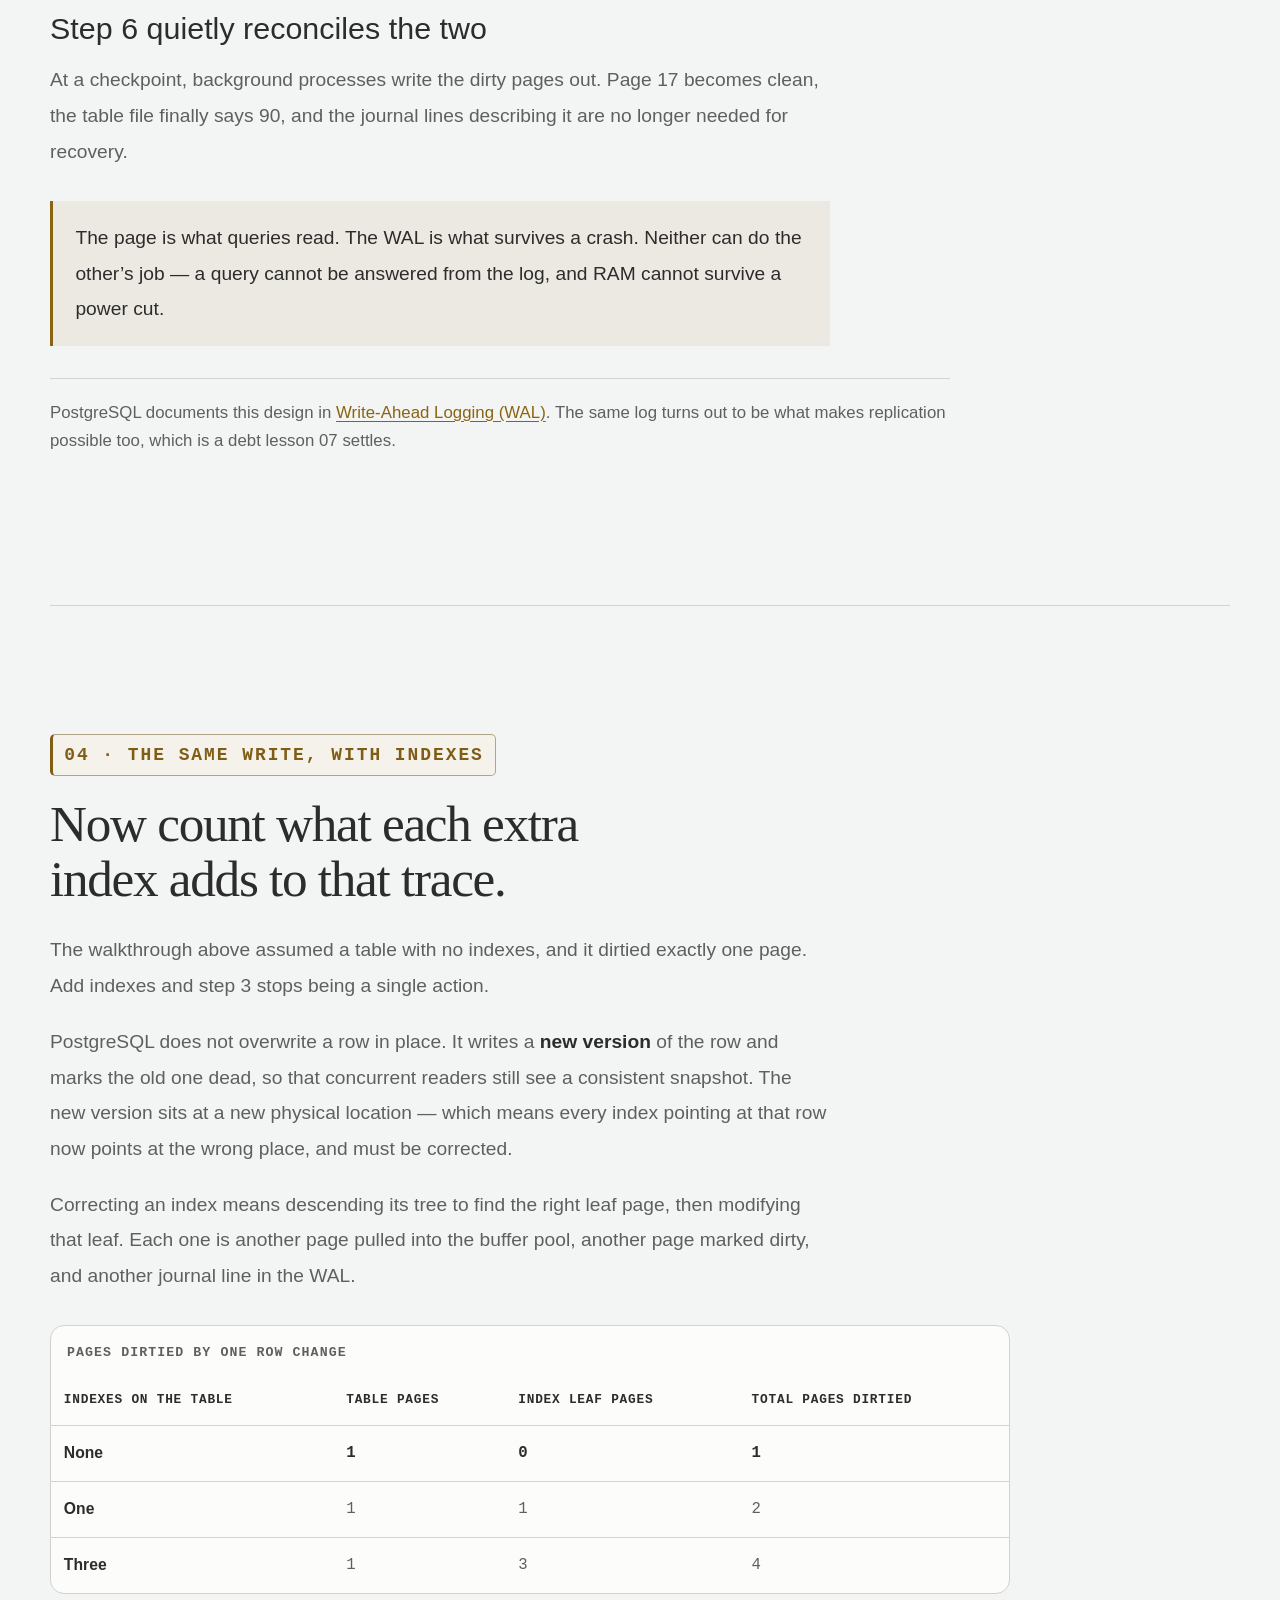
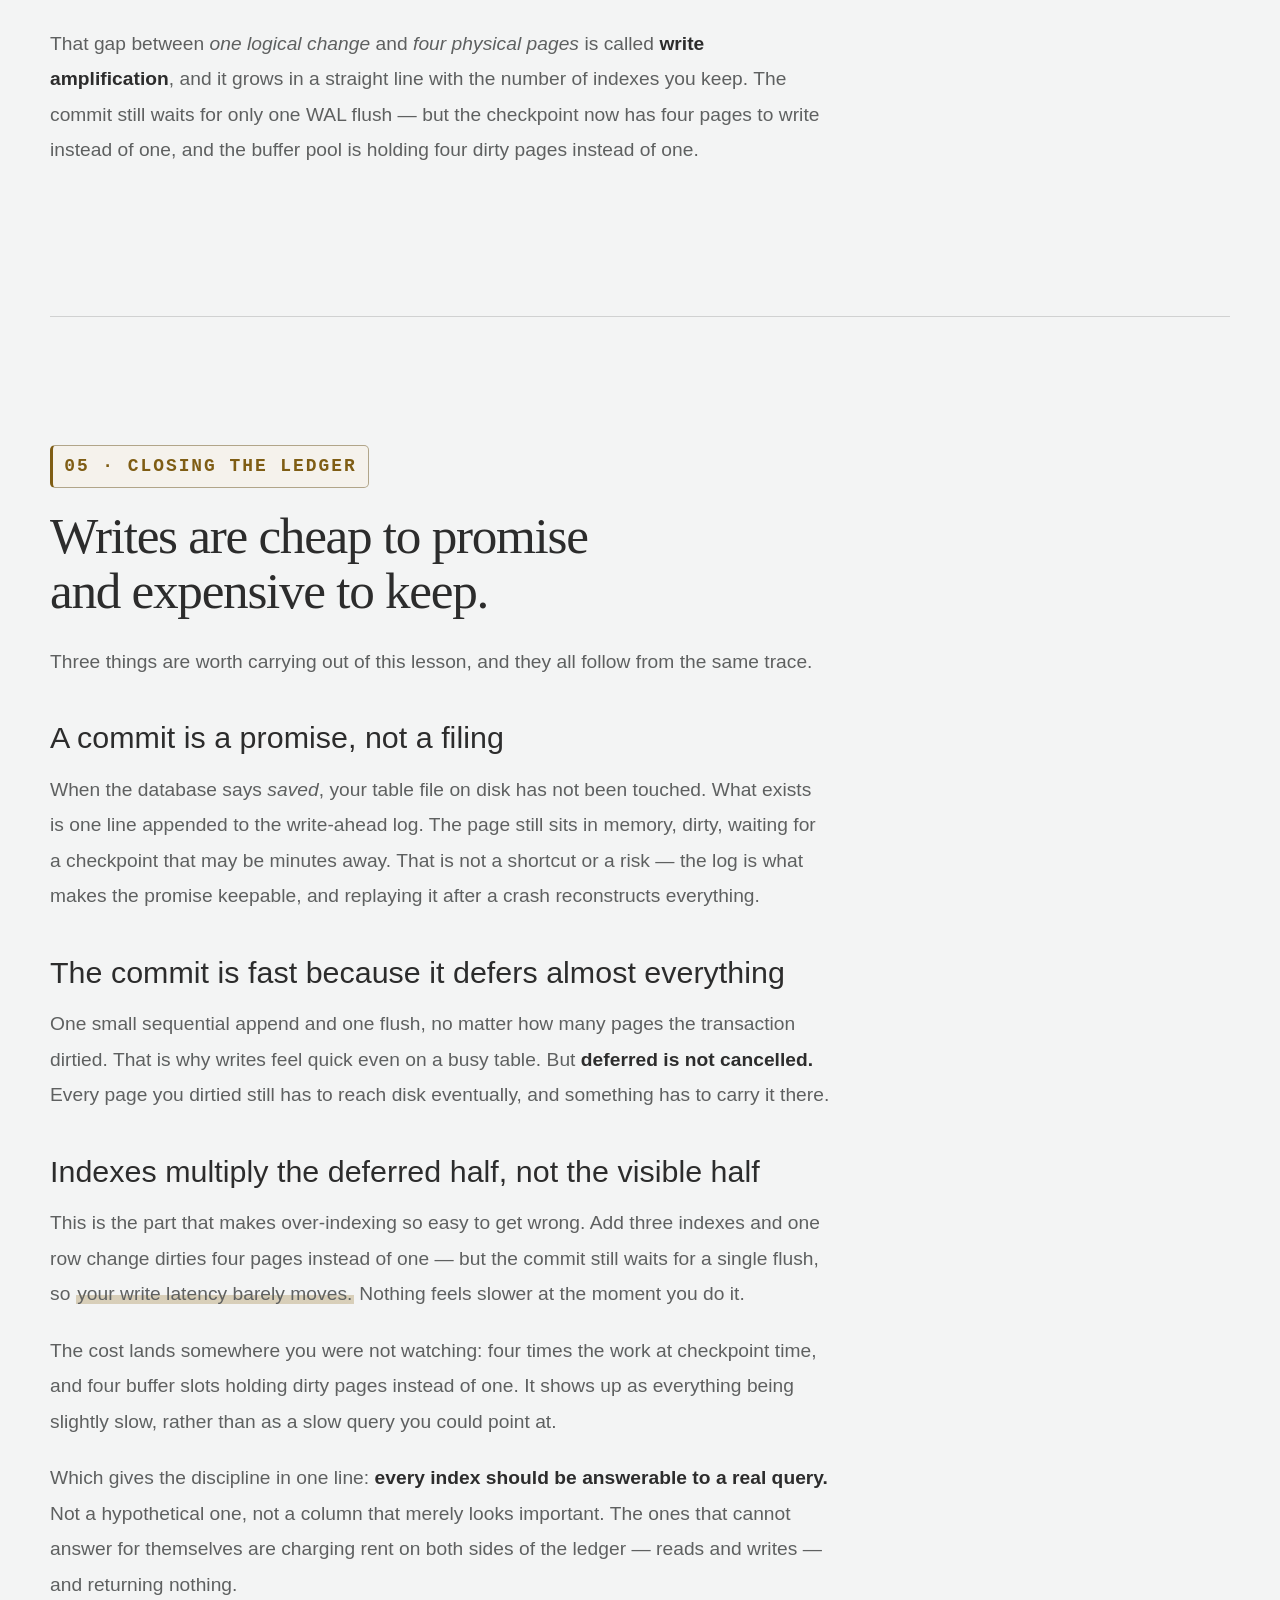
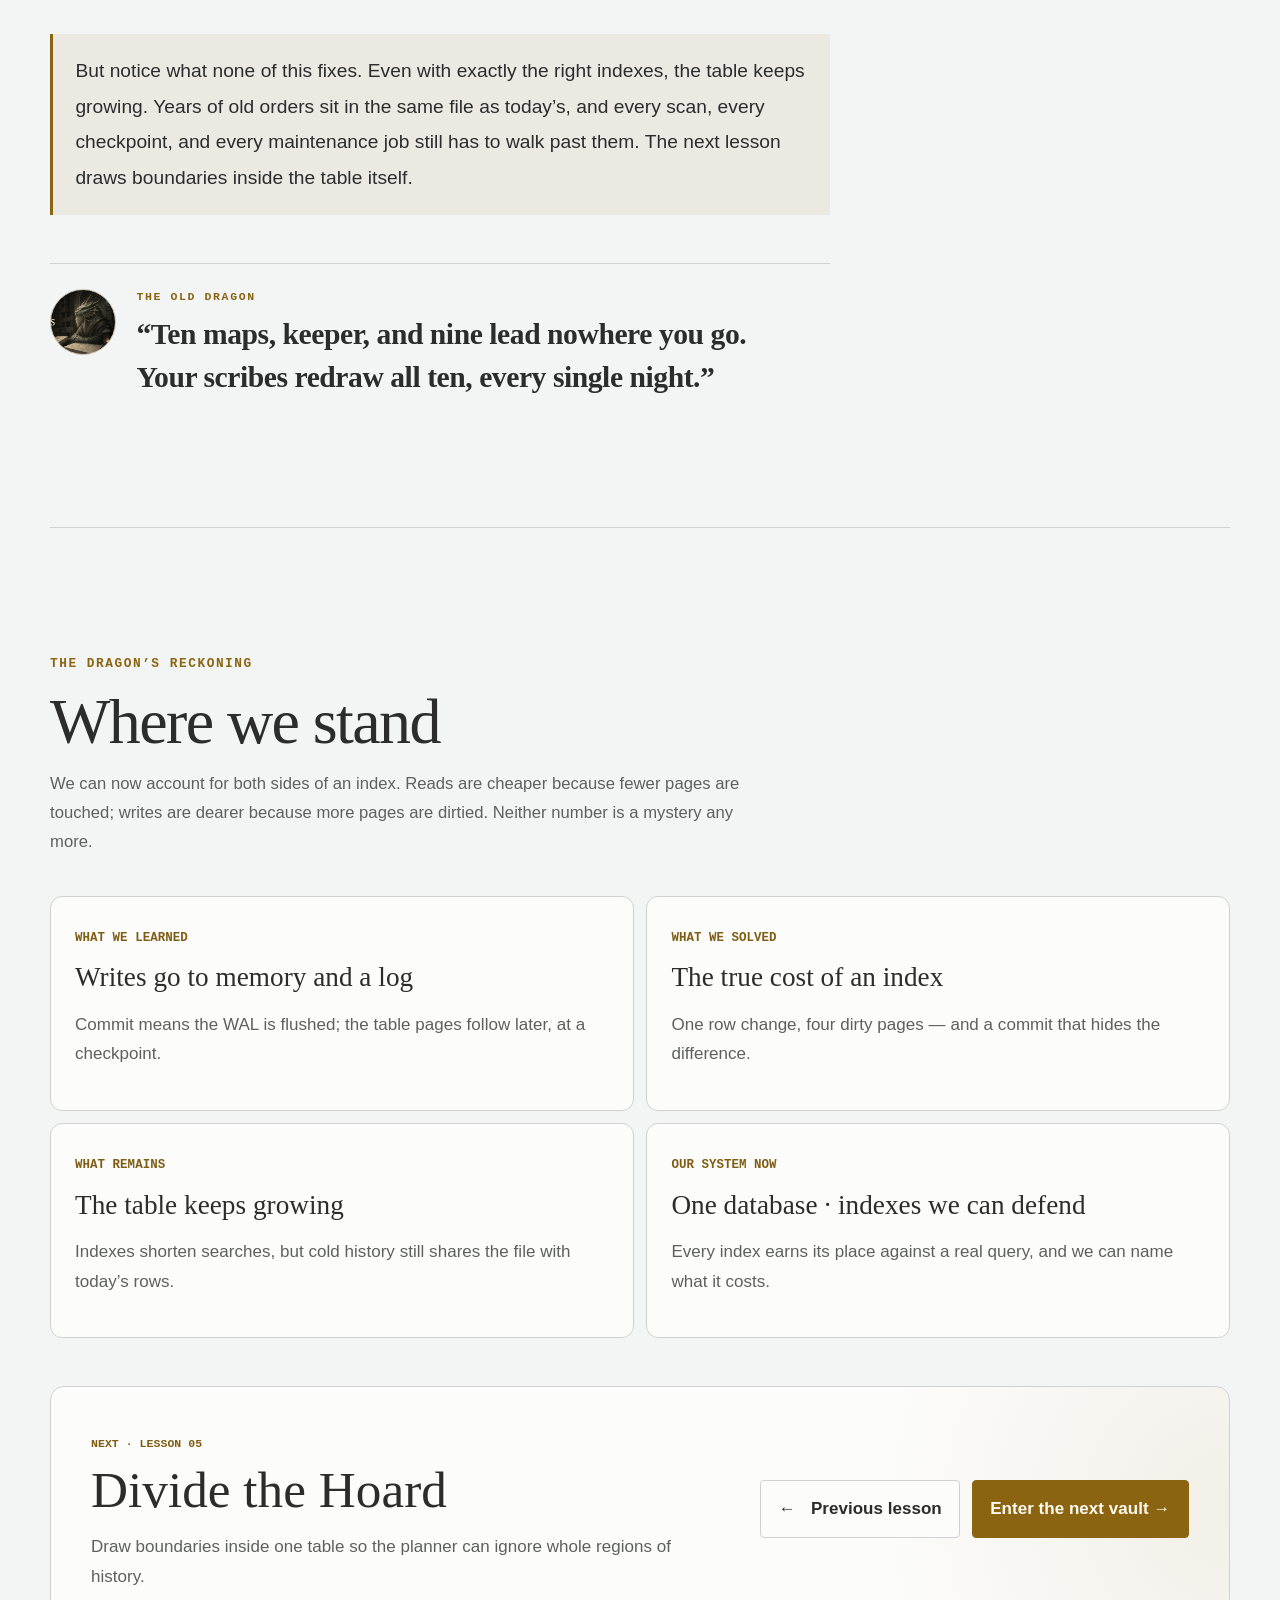
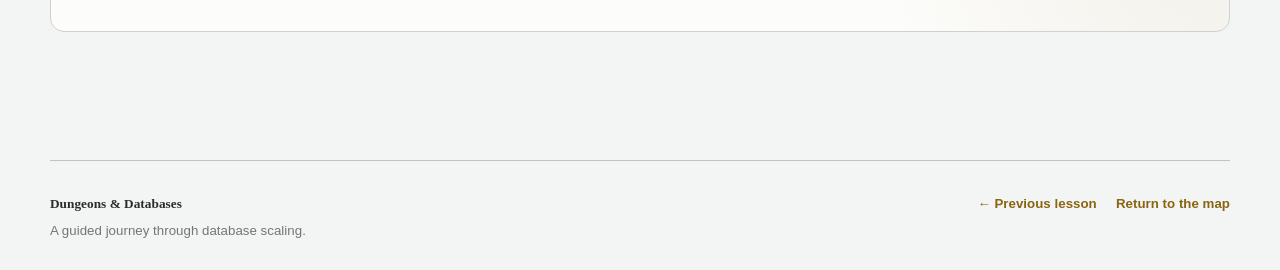
<file: lessons/lesson-04-the-dragons-debt/index.html>
<!doctype html>
<html lang="en" data-theme="dark">
  <head>
    <meta charset="UTF-8" />
    <meta name="viewport" content="width=device-width, initial-scale=1.0" />
    <meta
      name="description"
      content="How PostgreSQL writes really work: the write-ahead log, dirty pages, checkpoints, write amplification, and why every extra index is paid for on every write."
    />
    <meta name="theme-color" content="#2c2c2c" />
    <meta property="og:type" content="article" />
    <meta property="og:title" content="The Dragon’s Debt · Dungeons &amp; Databases" />
    <meta property="og:description" content="Every index is a promise you renew on every write. Learn what that promise costs." />
    <meta property="og:url" content="https://shahbaaz12.github.io/dungeons-and-databases/lessons/lesson-04-the-dragons-debt/" />
    <meta name="twitter:card" content="summary" />
    <meta name="twitter:title" content="The Dragon’s Debt · Dungeons &amp; Databases" />
    <meta name="twitter:description" content="Every index is a promise you renew on every write. Learn what that promise costs." />
    <title>Lesson 04 · The Dragon’s Debt · Dungeons &amp; Databases</title>
    <link rel="stylesheet" href="../../styles.css?v=20260823n" />
    <link rel="stylesheet" href="../lesson-shared.css?v=20260824b" />
    <link rel="stylesheet" href="../lesson-reading.css?v=20260824c" />
    <link rel="stylesheet" href="./lesson.css?v=20260823d" />
    <script src="../../site.js?v=20260823l" defer></script>
  </head>
  <body>
    <a class="skip-link" href="#lesson-content">Skip to the lesson</a>

    <header class="site-header lesson-header">
      <a class="brand" href="../../index.html" aria-label="Return to Dungeons and Databases home">
        <span class="brand-mark" aria-hidden="true"><b>D</b><span>&amp;</span><b>D</b></span>
        <span class="brand-copy">
          <strong>Dungeons &amp; Databases</strong>
          <small>Split the Realm</small>
        </span>
      </a>

      <div class="header-actions">
        <span class="lesson-badge">Lesson 04</span>
        <span class="lesson-header-name">The Dragon’s Debt</span>
        <button class="theme-toggle" type="button" data-theme-toggle aria-label="Switch to light theme"><span class="theme-toggle-icon" data-theme-icon aria-hidden="true"></span><span data-theme-label>Light</span></button>
      </div>
    </header>

    <main id="lesson-content">
      <section class="lesson-hero section-shell">
        <div class="lesson-hero-copy">
          <p class="eyebrow">Lesson 04 · The Dragon’s Debt</p>
          <h1>Every map you keep must be redrawn on every write.</h1>
          <p>
            Lesson 03 handed you a power that felt free. It is not. The index is a promise that it will always
            be correct — and that promise is renewed, at a cost, every single time the data changes.
          </p>
          <div class="lesson-tags" aria-label="Lesson concepts">
            <span>Write path</span><span>WAL</span><span>Dirty pages</span><span>Write amplification</span>
          </div>
        </div>

        <aside class="dragon-counsel compact" aria-labelledby="opening-counsel">
          <div class="dragon-counsel-avatar" aria-hidden="true"><img src="../../public/og.png" alt="" width="1672" height="941" decoding="async" fetchpriority="high" /></div>
          <div>
            <p class="eyebrow">The Dragon’s Counsel</p>
            <blockquote id="opening-counsel">
              “Power is not given, keeper. It is lent — and every lender comes to collect.”
            </blockquote>
            <p>I gave you one map and you were grateful. You made ten, and now you serve them.</p>
          </div>
        </aside>
      </section>

      <article class="lesson-reading">
        <section class="reading-section" aria-labelledby="bill-title">
          <p class="chapter-number">01 · The bill</p>
          <h2 id="bill-title">Reads got cheaper. Something had to get more expensive.</h2>
          <p>
            Return to the vault. You keep 100 scrolls below, 10 slots on the desk, and now a small map that
            tells you where every scroll lives. Reading became almost free.
          </p>
          <p>
            Now <em>write</em> something. Add a new scroll to the vault. The scroll itself must be stored —
            but the map is now <strong>wrong</strong>, and a wrong map is worse than no map at all. So the map
            must be fetched, corrected, and written back too.
          </p>
          <p>
            One logical change, two physical pieces of work. Keep three maps instead of one and it becomes
            four. <mark class="quiet-highlight">Every index you create is a tax collected on every write,
            forever.</mark>
          </p>
          <p>
            That is the last time this lesson borrows the vault. To see exactly where the tax goes, we follow a
            write the way lesson 02 followed a read — in real terms: pages, the buffer pool, and the log. The
            path is stranger than most people expect.
          </p>
        </section>

        <section class="reading-section" aria-labelledby="where-title">
          <p class="chapter-number">02 · Where a write actually goes</p>
          <h2 id="where-title">A committed write has not touched your table file.</h2>
          <p>
            The intuitive model is that <code>UPDATE</code> writes to the table on disk. It does not. A write
            modifies a <strong>page in the buffer pool</strong> — the same pool, the same slots, the same
            clock sweep that serves your reads.
          </p>
          <p>
            Which produces a consequence almost nobody predicts:
            <strong>to write a page, you must first read it.</strong> You cannot modify a page you do not
            have in memory. If it is not already in the buffer pool, the write path performs a
            disk <em>read</em> first, and only then changes it.
          </p>

          <p class="transition-callout">
            Writes generate read I/O. A write-heavy workload competes for buffer slots exactly like a
            read-heavy one — and evicts the pages your queries wanted.
          </p>

          <p>
            A page that has been modified in memory but not yet written back to disk is called
            <strong>dirty</strong>. At the moment your transaction commits, the changed page is still sitting
            in the buffer pool, dirty, and the table file on disk is untouched.
          </p>
          <p>
            Which raises the obvious question: if the data is only in volatile memory, what makes the commit
            durable? Pull the power cord and RAM forgets everything.
          </p>
        </section>

        <section class="reading-section" aria-labelledby="wal-title">
          <p class="chapter-number">03 · One write, step by step</p>
          <h2 id="wal-title">Follow a single change through all four places it can live.</h2>
          <p>
            A row on <strong>page 17</strong> currently holds the value <strong>100</strong>. We are going to
            change it to <strong>90</strong>. To see what durability actually costs, watch four locations at
            once &#8212; two in memory, two on disk.
          </p>

          <ul class="read-paths">
            <li><strong>WAL buffer (RAM)</strong> &#8212; a small staging area for journal lines not yet flushed.</li>
            <li><strong>Buffer pool (RAM)</strong> &#8212; the page slots from lesson 02, where reads and writes both happen.</li>
            <li><strong>WAL file (disk)</strong> &#8212; the durable journal, written by appending only.</li>
            <li><strong>Table file (disk)</strong> &#8212; the table itself, the thing you probably think of as "the database".</li>
          </ul>

          <div class="table-wrap">
            <table class="wal-trace">
              <caption>One UPDATE, traced across memory and disk</caption>
              <thead>
                <tr>
                  <th scope="col">Step</th>
                  <th scope="col">WAL buffer <small>RAM</small></th>
                  <th scope="col">Buffer pool <small>RAM</small></th>
                  <th scope="col">WAL file <small>disk</small></th>
                  <th scope="col">Table file <small>disk</small></th>
                </tr>
              </thead>
              <tbody>
                <tr>
                  <th scope="row">1 · Load page 17 into memory</th>
                  <td>empty</td>
                  <td>page 17 · 100 · clean</td>
                  <td>&#8212;</td>
                  <td>100</td>
                </tr>
                <tr>
                  <th scope="row">2 · Write the journal line into the WAL buffer</th>
                  <td>"p17 &#8594; 90"</td>
                  <td>page 17 · 100 · clean</td>
                  <td>&#8212;</td>
                  <td>100</td>
                </tr>
                <tr>
                  <th scope="row">3 · Change the page in memory</th>
                  <td>"p17 &#8594; 90"</td>
                  <td>page 17 · 90 · <em>dirty</em></td>
                  <td>&#8212;</td>
                  <td>100</td>
                </tr>
                <tr class="win">
                  <th scope="row">4 · COMMIT &#8212; flush the WAL buffer to disk</th>
                  <td>emptied</td>
                  <td>page 17 · 90 · <em>dirty</em></td>
                  <td>"p17 &#8594; 90"</td>
                  <td>100</td>
                </tr>
                <tr>
                  <th scope="row">5 · Return "OK" to the user</th>
                  <td>empty</td>
                  <td>page 17 · 90 · <em>dirty</em></td>
                  <td>"p17 &#8594; 90"</td>
                  <td>100</td>
                </tr>
                <tr>
                  <th scope="row">6 · Later, a checkpoint</th>
                  <td>empty</td>
                  <td>page 17 · 90 · clean</td>
                  <td>"p17 &#8594; 90"</td>
                  <td>90</td>
                </tr>
              </tbody>
            </table>
          </div>

          <h3>Steps 1 to 3 never touch the disk</h3>
          <p>
            Everything so far happens in RAM. A crash at this point loses the change completely &#8212; and
            that is <em>correct</em>, because you have not committed yet. Nothing was promised, so nothing was
            broken.
          </p>

          <h3>Step 4 is the only disk write the commit waits for</h3>
          <p>
            Not the page. The <strong>journal line</strong>. One small append to a file that is only ever
            written sequentially, followed by an <code>fsync</code> to force it out of the operating
            system&#8217;s cache and onto the physical device.
          </p>
          <p>
            This is the whole reason the design exists. The changed pages are scattered across a huge table
            file &#8212; page 17 here, page 904,113 there. Writing them at commit time would mean slow
            <strong>random</strong> writes. Appending one line to the end of the log is a fast
            <strong>sequential</strong> write, and it costs the same whether the transaction dirtied one page
            or fifty.
          </p>

          <h3>Step 5 is the part that surprises people</h3>
          <p>
            The user has been told the change is saved. The table file on disk
            <strong>still says 100</strong>. If the power failed one microsecond later, recovery would replay
            the journal line and reconstruct the change. <mark class="quiet-highlight">The journal line is the
            only durable evidence that anything happened.</mark>
          </p>

          <h3>Step 6 quietly reconciles the two</h3>
          <p>
            At a checkpoint, background processes write the dirty pages out. Page 17 becomes clean, the table
            file finally says 90, and the journal lines describing it are no longer needed for recovery.
          </p>

          <p class="transition-callout">
            The page is what queries read. The WAL is what survives a crash. Neither can do the other&#8217;s
            job &#8212; a query cannot be answered from the log, and RAM cannot survive a power cut.
          </p>

          <p class="source-note">
            PostgreSQL documents this design in
            <a href="https://www.postgresql.org/docs/current/wal-intro.html">Write-Ahead Logging (WAL)</a>.
            The same log turns out to be what makes replication possible too, which is a debt lesson 07
            settles.
          </p>
        </section>

        <section class="reading-section" aria-labelledby="trace-title">
          <p class="chapter-number">04 · The same write, with indexes</p>
          <h2 id="trace-title">Now count what each extra index adds to that trace.</h2>
          <p>
            The walkthrough above assumed a table with no indexes, and it dirtied exactly one page. Add
            indexes and step 3 stops being a single action.
          </p>
          <p>
            PostgreSQL does not overwrite a row in place. It writes a <strong>new version</strong> of the row
            and marks the old one dead, so that concurrent readers still see a consistent snapshot. The new
            version sits at a new physical location &#8212; which means every index pointing at that row now
            points at the wrong place, and must be corrected.
          </p>
          <p>
            Correcting an index means descending its tree to find the right leaf page, then modifying that
            leaf. Each one is another page pulled into the buffer pool, another page marked dirty, and another
            journal line in the WAL.
          </p>

          <div class="table-wrap">
            <table>
              <caption>Pages dirtied by one row change</caption>
              <thead>
                <tr>
                  <th scope="col">Indexes on the table</th>
                  <th scope="col">Table pages</th>
                  <th scope="col">Index leaf pages</th>
                  <th scope="col">Total pages dirtied</th>
                </tr>
              </thead>
              <tbody>
                <tr class="win">
                  <th scope="row">None</th>
                  <td class="numeric">1</td>
                  <td class="numeric">0</td>
                  <td class="numeric">1</td>
                </tr>
                <tr>
                  <th scope="row">One</th>
                  <td class="numeric">1</td>
                  <td class="numeric">1</td>
                  <td class="numeric">2</td>
                </tr>
                <tr>
                  <th scope="row">Three</th>
                  <td class="numeric">1</td>
                  <td class="numeric">3</td>
                  <td class="numeric">4</td>
                </tr>
              </tbody>
            </table>
          </div>

          <p>
            That gap between <em>one logical change</em> and <em>four physical pages</em> is called
            <strong>write amplification</strong>, and it grows in a straight line with the number of indexes
            you keep. The commit still waits for only one WAL flush &#8212; but the checkpoint now has four
            pages to write instead of one, and the buffer pool is holding four dirty pages instead of one.
          </p>
        </section>

        <section class="reading-section" aria-labelledby="ledger-title">
          <p class="chapter-number">05 · Closing the ledger</p>
          <h2 id="ledger-title">Writes are cheap to promise and expensive to keep.</h2>
          <p>
            Three things are worth carrying out of this lesson, and they all follow from the same trace.
          </p>

          <h3>A commit is a promise, not a filing</h3>
          <p>
            When the database says <em>saved</em>, your table file on disk has not been touched. What exists
            is one line appended to the write-ahead log. The page still sits in memory, dirty, waiting for a
            checkpoint that may be minutes away. That is not a shortcut or a risk — the log is what makes
            the promise keepable, and replaying it after a crash reconstructs everything.
          </p>

          <h3>The commit is fast because it defers almost everything</h3>
          <p>
            One small sequential append and one flush, no matter how many pages the transaction dirtied. That
            is why writes feel quick even on a busy table. But <strong>deferred is not cancelled.</strong>
            Every page you dirtied still has to reach disk eventually, and something has to carry it there.
          </p>

          <h3>Indexes multiply the deferred half, not the visible half</h3>
          <p>
            This is the part that makes over-indexing so easy to get wrong. Add three indexes and one row
            change dirties four pages instead of one — but the commit still waits for a single flush, so
            <mark class="quiet-highlight">your write latency barely moves.</mark> Nothing feels slower at the
            moment you do it.
          </p>
          <p>
            The cost lands somewhere you were not watching: four times the work at checkpoint time, and four
            buffer slots holding dirty pages instead of one. It shows up as everything being slightly slow,
            rather than as a slow query you could point at.
          </p>
          <p>
            Which gives the discipline in one line: <strong>every index should be answerable to a real query.</strong>
            Not a hypothetical one, not a column that merely looks important. The ones that cannot answer for
            themselves are charging rent on both sides of the ledger — reads and writes — and returning
            nothing.
          </p>

          <p class="transition-callout">
            But notice what none of this fixes. Even with exactly the right indexes, the table keeps growing.
            Years of old orders sit in the same file as today’s, and every scan, every checkpoint, and every
            maintenance job still has to walk past them. The next lesson draws boundaries inside the table
            itself.
          </p>

          <blockquote class="dragon-line closing-line">
            <span>The Old Dragon</span>
            “Ten maps, keeper, and nine lead nowhere you go. Your scribes redraw all ten, every single
            night.”
          </blockquote>
        </section>

      </article>

      <section class="reckoning section-shell" aria-labelledby="reckoning-title">
        <div class="reckoning-intro">
          <p class="eyebrow">The Dragon’s Reckoning</p>
          <h2 id="reckoning-title">Where we stand</h2>
          <p>
            We can now account for both sides of an index. Reads are cheaper because fewer pages are touched;
            writes are dearer because more pages are dirtied. Neither number is a mystery any more.
          </p>
        </div>

        <div class="standing-grid">
          <article><span>What we learned</span><strong>Writes go to memory and a log</strong><p>Commit means the WAL is flushed; the table pages follow later, at a checkpoint.</p></article>
          <article><span>What we solved</span><strong>The true cost of an index</strong><p>One row change, four dirty pages — and a commit that hides the difference.</p></article>
          <article><span>What remains</span><strong>The table keeps growing</strong><p>Indexes shorten searches, but cold history still shares the file with today’s rows.</p></article>
          <article><span>Our system now</span><strong>One database · indexes we can defend</strong><p>Every index earns its place against a real query, and we can name what it costs.</p></article>
        </div>

        <div class="next-gate" aria-labelledby="next-title">
          <div>
            <span>Next · Lesson 05</span>
            <h3 id="next-title">Divide the Hoard</h3>
            <p>Draw boundaries inside one table so the planner can ignore whole regions of history.</p>
          </div>
          <div class="gate-actions"><a class="button button-secondary" href="../lesson-03-the-dragons-gift/"><b aria-hidden="true">←</b> Previous lesson</a><a class="button button-primary" href="../lesson-05-divide-the-hoard/">Enter the next vault →</a></div>
        </div>
      </section>
    </main>

    <footer class="site-footer section-shell">
      <div><strong>Dungeons &amp; Databases</strong><p>A guided journey through database scaling.</p></div>
      <div class="footer-links"><a href="../lesson-03-the-dragons-gift/">← Previous lesson</a><a href="../../index.html">Return to the map</a></div>
    </footer>
  </body>
</html>
</file>
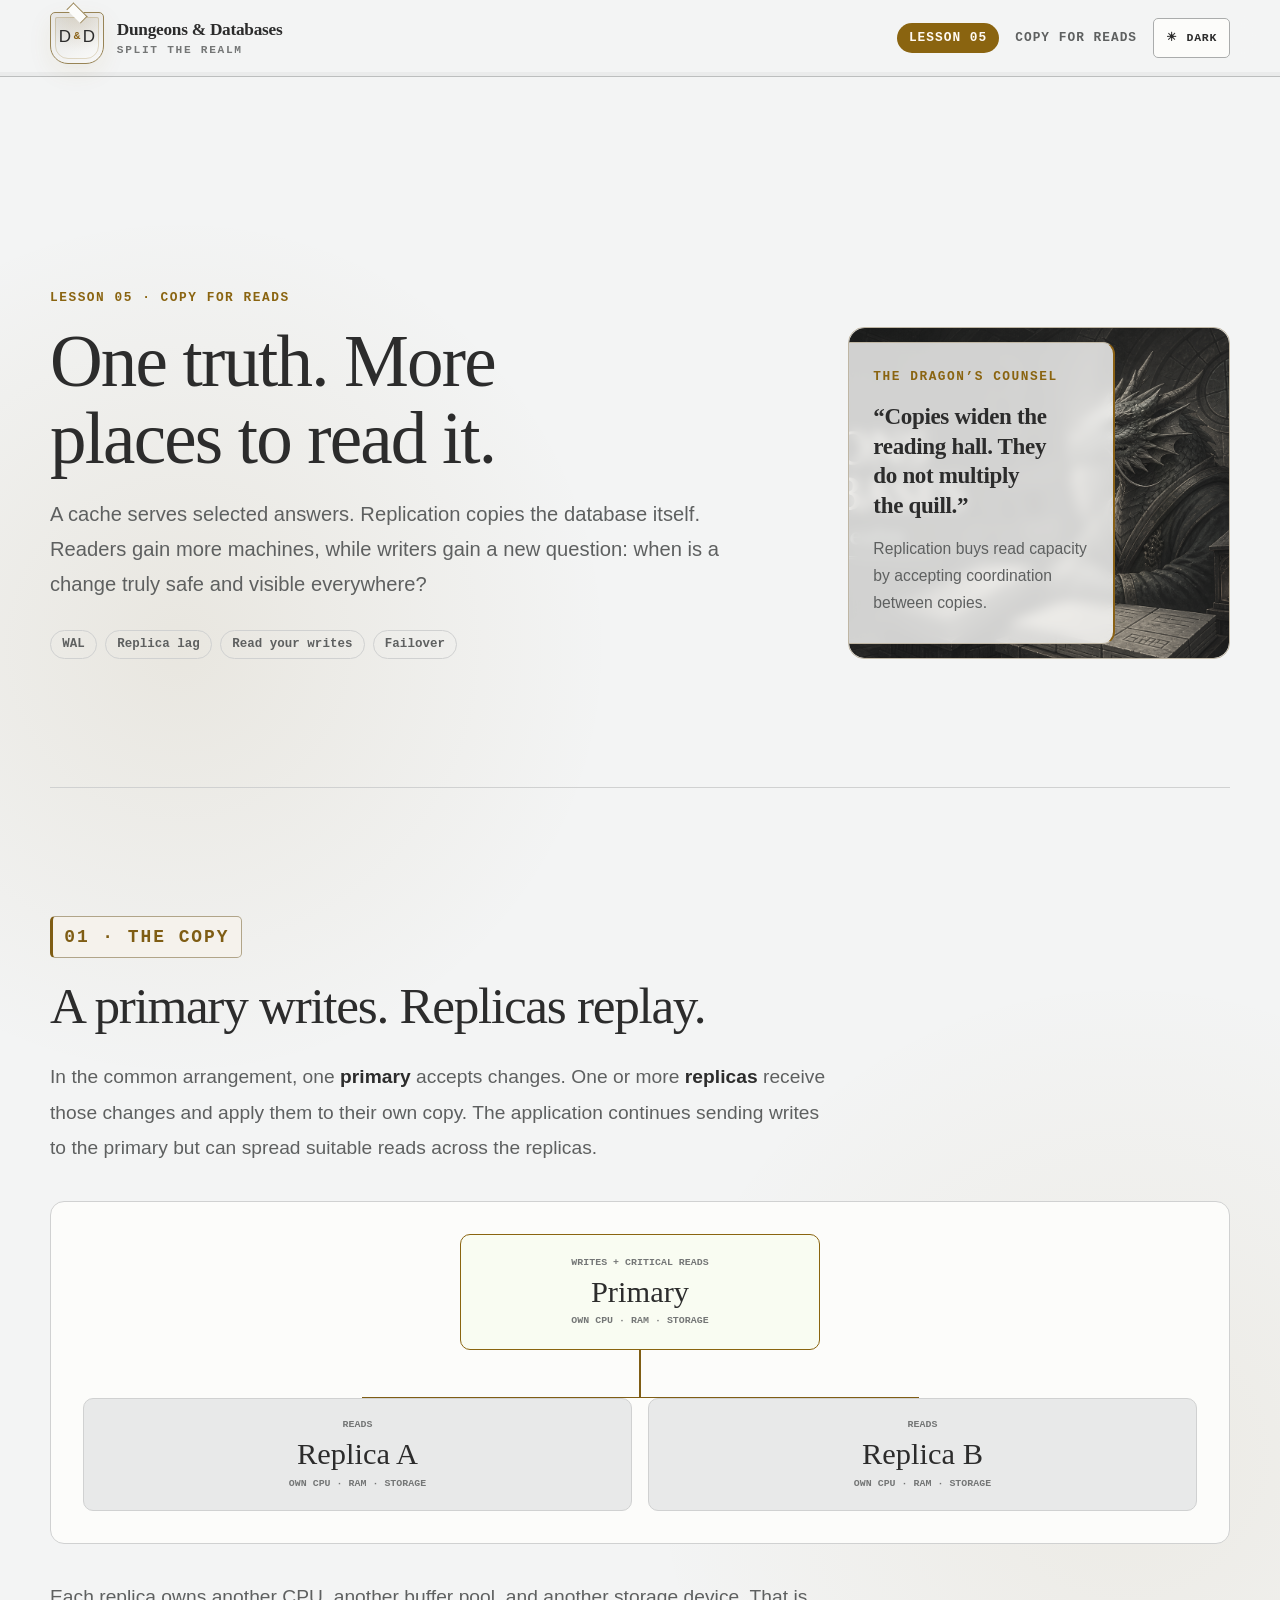
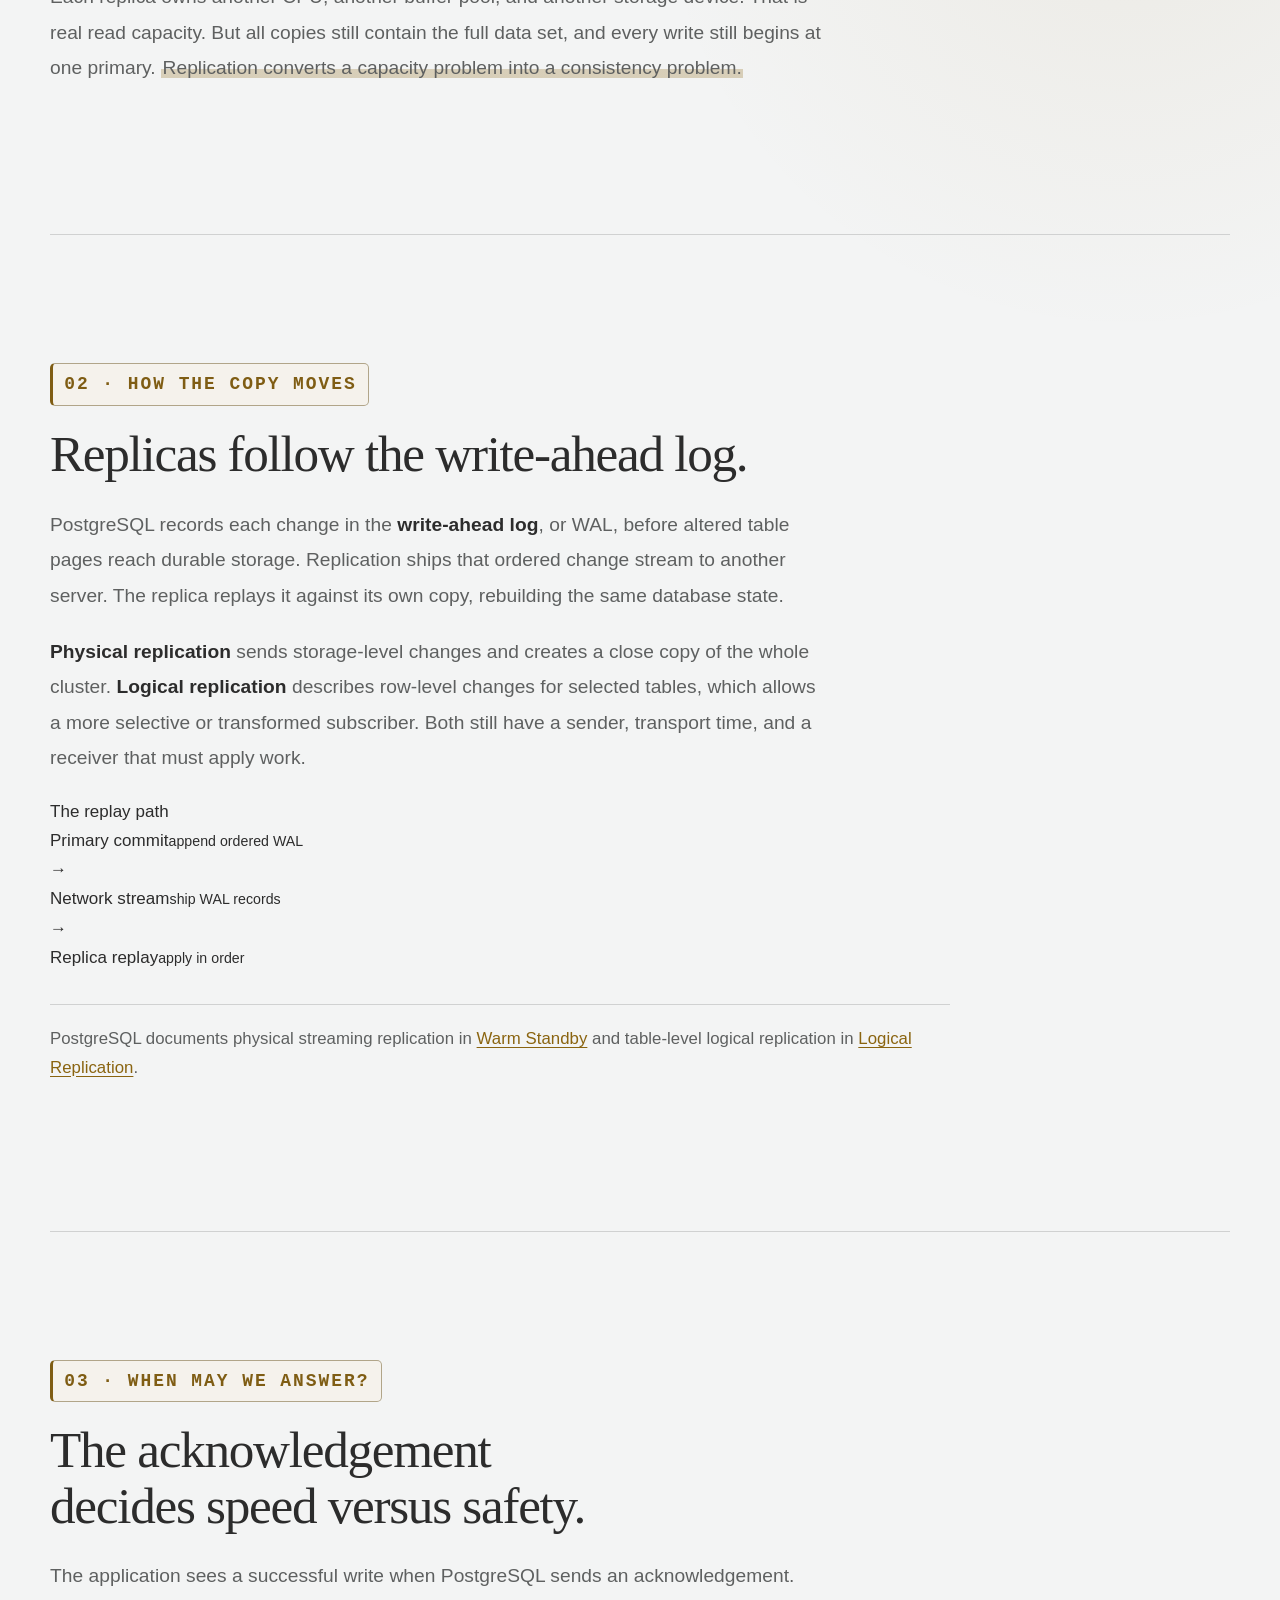
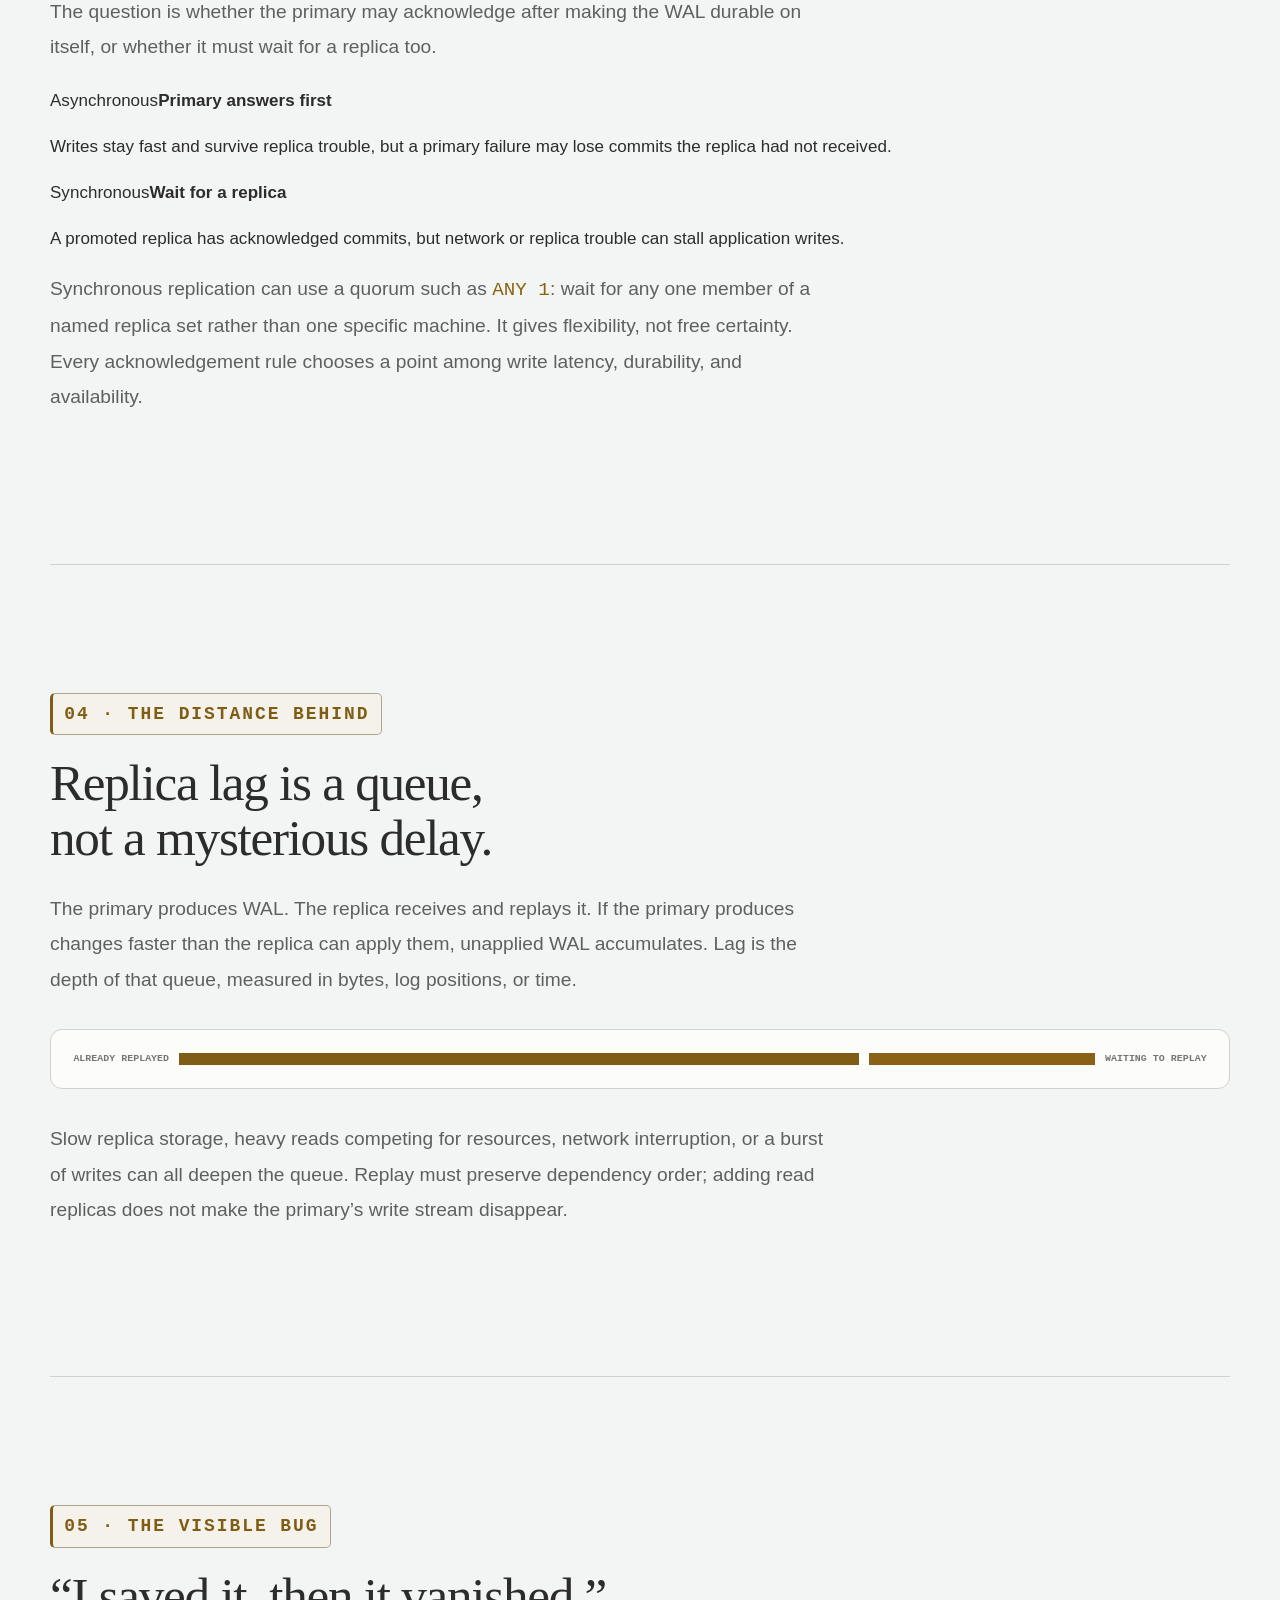
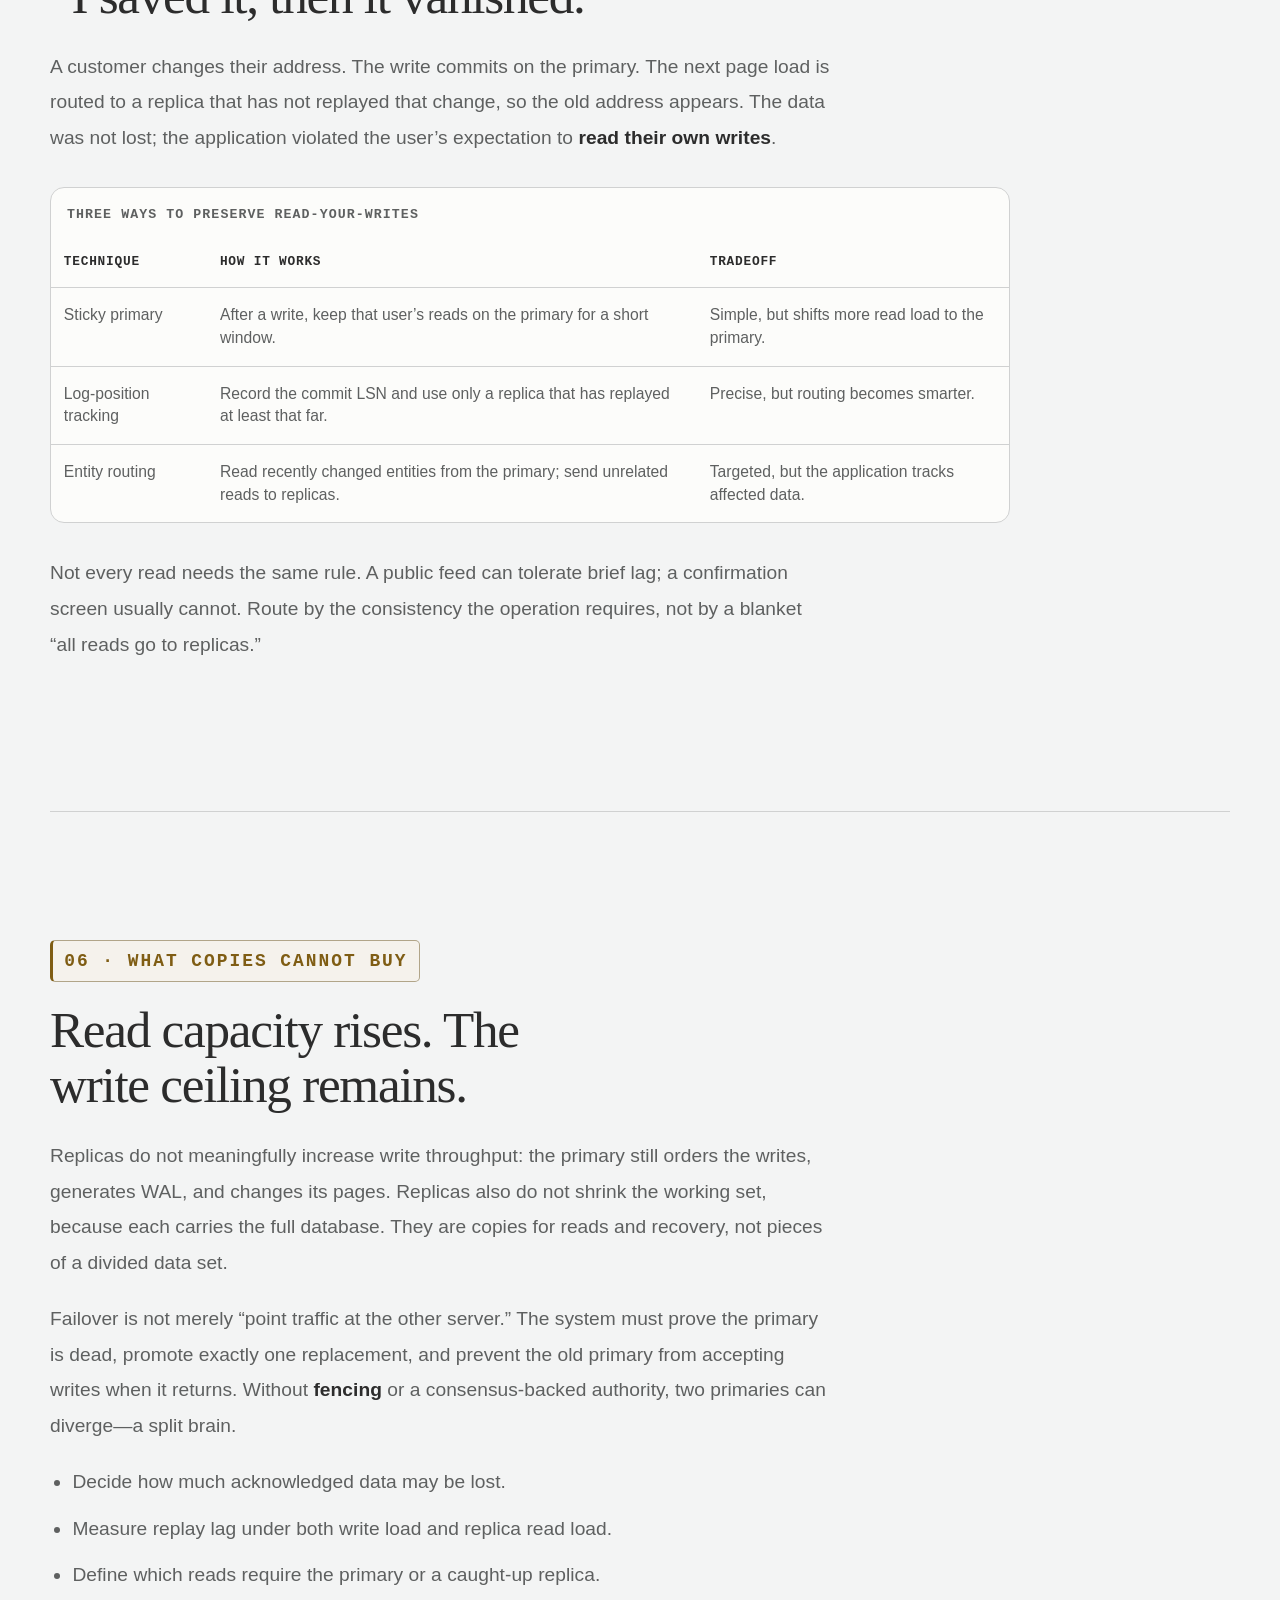
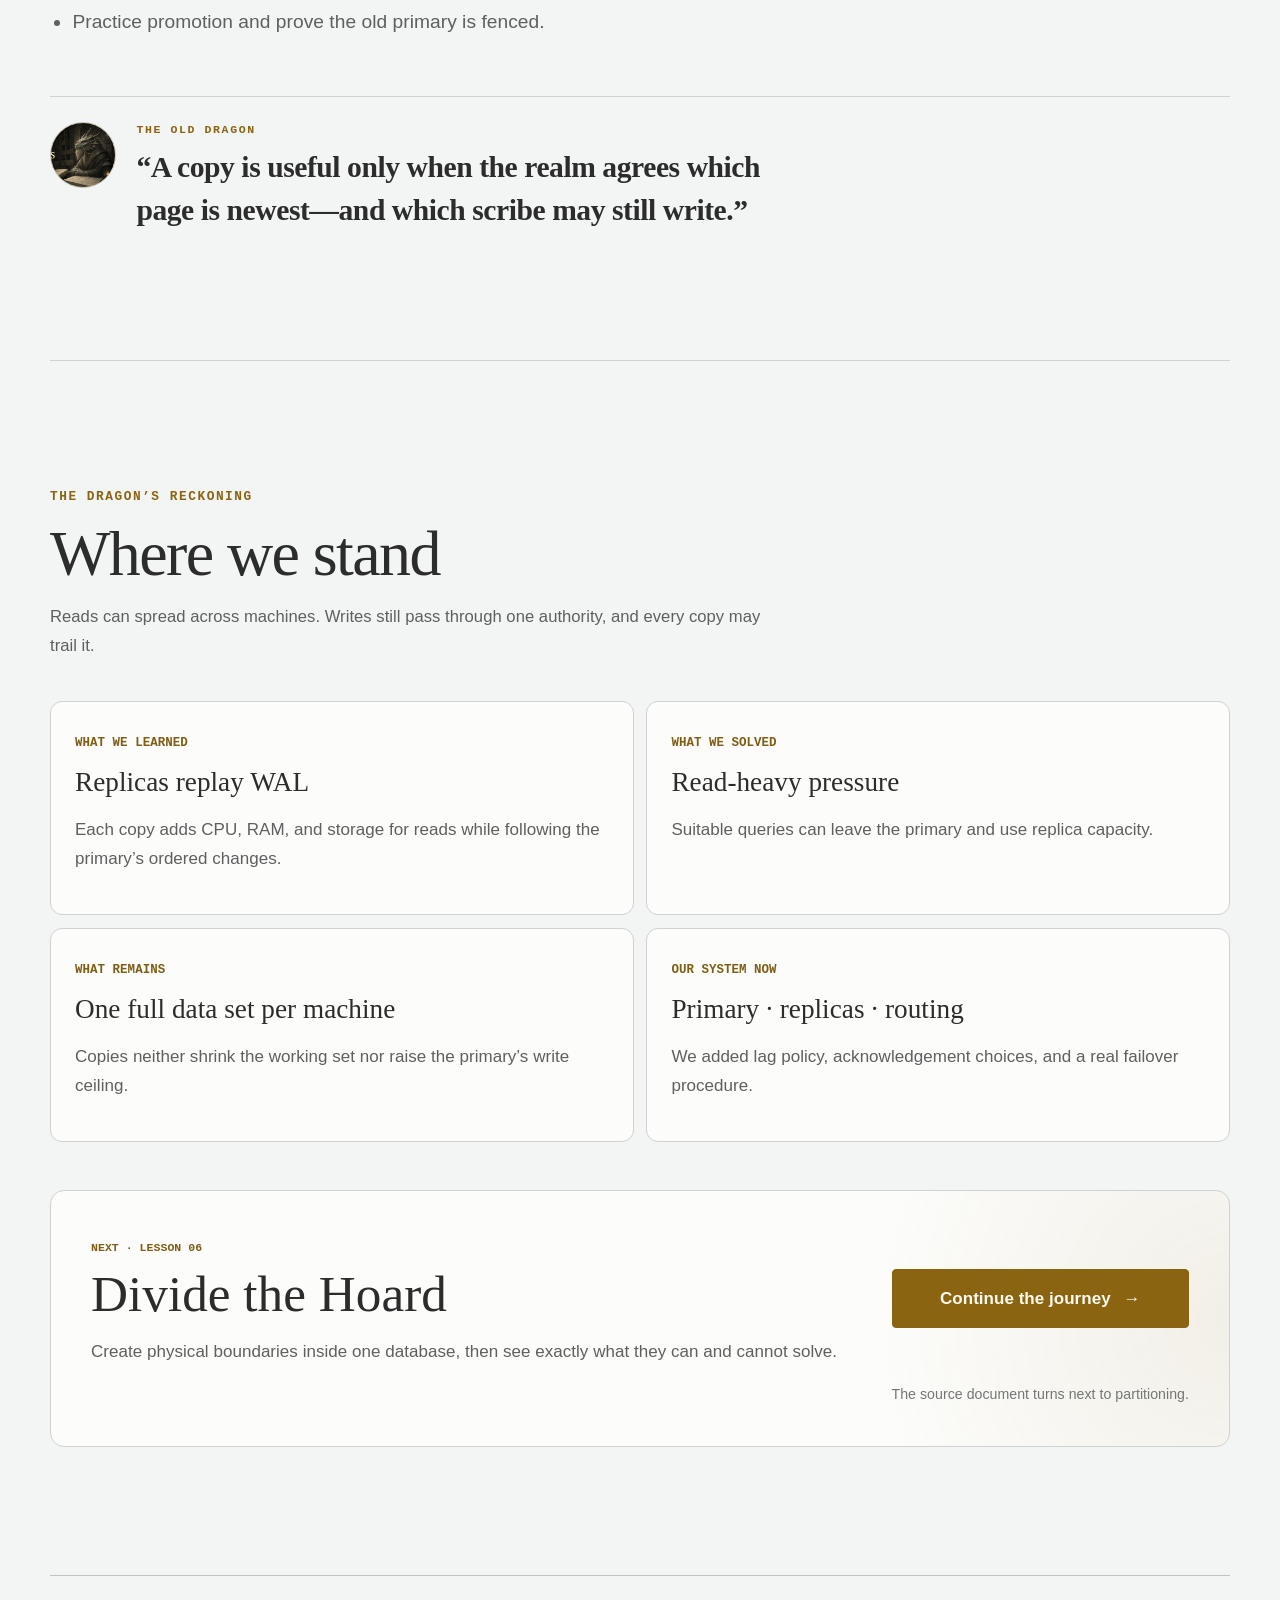
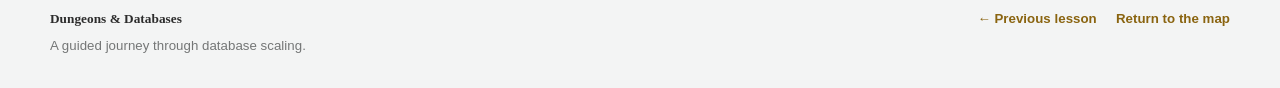
<file: lessons/lesson-05-copies-of-the-ledger/index.html>
<!doctype html>
<html lang="en" data-theme="dark">
  <head>
    <meta charset="UTF-8" />
    <meta name="viewport" content="width=device-width, initial-scale=1.0" />
    <meta name="description" content="Learn how PostgreSQL replication adds read capacity while introducing lag, consistency, and failover choices." />
    <meta name="theme-color" content="#0b0d0c" />
    <meta property="og:type" content="article" />
    <meta property="og:title" content="Copies of the Ledger · Dungeons &amp; Databases" />
    <meta property="og:description" content="Copy for reads, then pay attention to lag, durability, and failover." />
    <meta property="og:url" content="https://shahbaaz12.github.io/dungeons-and-databases/lessons/lesson-05-copies-of-the-ledger/" />
    <meta name="twitter:card" content="summary" />
    <meta name="twitter:title" content="Copies of the Ledger · Dungeons &amp; Databases" />
    <meta name="twitter:description" content="Replication turns capacity into a consistency problem." />
    <title>Lesson 05 · Copies of the Ledger · Dungeons &amp; Databases</title>
    <link rel="stylesheet" href="../../styles.css" />
    <link rel="stylesheet" href="../lesson-shared.css" />
    <link rel="stylesheet" href="../lesson-reading.css" />
    <link rel="stylesheet" href="./lesson.css" />
    <script src="../../site.js" defer></script>
  </head>
  <body>
    <a class="skip-link" href="#lesson-content">Skip to the lesson</a>
    <header class="site-header lesson-header">
      <a class="brand" href="../../index.html" aria-label="Return to Dungeons and Databases home">
        <span class="brand-mark" aria-hidden="true">D<span>&amp;</span>D</span>
        <span class="brand-copy"><strong>Dungeons &amp; Databases</strong><small>Split the Realm</small></span>
      </a>
      <div class="header-actions">
        <span class="lesson-badge">Lesson 05</span><span class="lesson-header-name">Copy for reads</span>
        <button class="theme-toggle" type="button" data-theme-toggle aria-label="Switch to light theme"><span aria-hidden="true" data-theme-icon>☀</span><span data-theme-label>Light</span></button>
      </div>
    </header>

    <main id="lesson-content">
      <section class="lesson-hero section-shell">
        <div class="lesson-hero-copy">
          <p class="eyebrow">Lesson 05 · Copy for reads</p>
          <h1>One truth. More places to read it.</h1>
          <p>
            A cache serves selected answers. Replication copies the database itself. Readers gain more machines,
            while writers gain a new question: when is a change truly safe and visible everywhere?
          </p>
          <div class="lesson-tags" aria-label="Lesson concepts"><span>WAL</span><span>Replica lag</span><span>Read your writes</span><span>Failover</span></div>
        </div>
        <aside class="dragon-counsel compact" aria-labelledby="opening-counsel">
          <div class="dragon-counsel-avatar" aria-hidden="true"><img src="../../public/og.png" alt="" /></div>
          <div><p class="eyebrow">The Dragon’s Counsel</p><blockquote id="opening-counsel">“Copies widen the reading hall. They do not multiply the quill.”</blockquote><p>Replication buys read capacity by accepting coordination between copies.</p></div>
        </aside>
      </section>

      <article class="lesson-reading">
        <section class="reading-section" aria-labelledby="copy-title">
          <p class="chapter-number">01 · The copy</p>
          <h2 id="copy-title">A primary writes. Replicas replay.</h2>
          <p>
            In the common arrangement, one <strong>primary</strong> accepts changes. One or more
            <strong>replicas</strong> receive those changes and apply them to their own copy. The application
            continues sending writes to the primary but can spread suitable reads across the replicas.
          </p>

          <div class="replica-map" aria-label="Primary database sending changes to two read replicas">
            <div class="replica-primary"><span>Writes + critical reads</span><strong>Primary</strong><small>Own CPU · RAM · storage</small></div>
            <div class="replica-branch" aria-hidden="true"><i></i><i></i></div>
            <div class="replica-readers">
              <div><span>Reads</span><strong>Replica A</strong><small>Own CPU · RAM · storage</small></div>
              <div><span>Reads</span><strong>Replica B</strong><small>Own CPU · RAM · storage</small></div>
            </div>
          </div>

          <p>
            Each replica owns another CPU, another buffer pool, and another storage device. That is real read
            capacity. But all copies still contain the full data set, and every write still begins at one primary.
            <mark class="quiet-highlight">Replication converts a capacity problem into a consistency problem.</mark>
          </p>
        </section>

        <section class="reading-section" aria-labelledby="wal-title">
          <p class="chapter-number">02 · How the copy moves</p>
          <h2 id="wal-title">Replicas follow the write-ahead log.</h2>
          <p>
            PostgreSQL records each change in the <strong>write-ahead log</strong>, or WAL, before altered table
            pages reach durable storage. Replication ships that ordered change stream to another server. The
            replica replays it against its own copy, rebuilding the same database state.
          </p>
          <p>
            <strong>Physical replication</strong> sends storage-level changes and creates a close copy of the
            whole cluster. <strong>Logical replication</strong> describes row-level changes for selected tables,
            which allows a more selective or transformed subscriber. Both still have a sender, transport time,
            and a receiver that must apply work.
          </p>
          <div class="flow-panel" aria-label="Write ahead log replication path">
            <span class="flow-label">The replay path</span>
            <div class="flow-line"><div class="flow-node">Primary commit<small>append ordered WAL</small></div><span class="flow-arrow">→</span><div class="flow-node">Network stream<small>ship WAL records</small></div><span class="flow-arrow">→</span><div class="flow-node">Replica replay<small>apply in order</small></div></div>
          </div>
          <p class="source-note">PostgreSQL documents physical streaming replication in <a href="https://www.postgresql.org/docs/current/warm-standby.html">Warm Standby</a> and table-level logical replication in <a href="https://www.postgresql.org/docs/current/logical-replication.html">Logical Replication</a>.</p>
        </section>

        <section class="reading-section" aria-labelledby="ack-title">
          <p class="chapter-number">03 · When may we answer?</p>
          <h2 id="ack-title">The acknowledgement decides speed versus safety.</h2>
          <p>
            The application sees a successful write when PostgreSQL sends an acknowledgement. The question is
            whether the primary may acknowledge after making the WAL durable on itself, or whether it must wait
            for a replica too.
          </p>
          <div class="comparison-grid">
            <article><span>Asynchronous</span><strong>Primary answers first</strong><p>Writes stay fast and survive replica trouble, but a primary failure may lose commits the replica had not received.</p></article>
            <article><span>Synchronous</span><strong>Wait for a replica</strong><p>A promoted replica has acknowledged commits, but network or replica trouble can stall application writes.</p></article>
          </div>
          <p>
            Synchronous replication can use a quorum such as <code>ANY 1</code>: wait for any one member of a
            named replica set rather than one specific machine. It gives flexibility, not free certainty. Every
            acknowledgement rule chooses a point among write latency, durability, and availability.
          </p>
        </section>

        <section class="reading-section" aria-labelledby="lag-title">
          <p class="chapter-number">04 · The distance behind</p>
          <h2 id="lag-title">Replica lag is a queue, not a mysterious delay.</h2>
          <p>
            The primary produces WAL. The replica receives and replays it. If the primary produces changes faster
            than the replica can apply them, unapplied WAL accumulates. Lag is the depth of that queue, measured in
            bytes, log positions, or time.
          </p>
          <div class="lag-meter" aria-label="Replica replay queue">
            <span>Already replayed</span><i class="lag-applied"></i><i class="lag-waiting"></i><strong>Waiting to replay</strong>
          </div>
          <p>
            Slow replica storage, heavy reads competing for resources, network interruption, or a burst of writes
            can all deepen the queue. Replay must preserve dependency order; adding read replicas does not make the
            primary’s write stream disappear.
          </p>
        </section>

        <section class="reading-section" aria-labelledby="ryw-title">
          <p class="chapter-number">05 · The visible bug</p>
          <h2 id="ryw-title">“I saved it, then it vanished.”</h2>
          <p>
            A customer changes their address. The write commits on the primary. The next page load is routed to a
            replica that has not replayed that change, so the old address appears. The data was not lost; the
            application violated the user’s expectation to <strong>read their own writes</strong>.
          </p>
          <div class="table-wrap">
            <table>
              <caption>Three ways to preserve read-your-writes</caption>
              <thead><tr><th>Technique</th><th>How it works</th><th>Tradeoff</th></tr></thead>
              <tbody>
                <tr><td>Sticky primary</td><td>After a write, keep that user’s reads on the primary for a short window.</td><td>Simple, but shifts more read load to the primary.</td></tr>
                <tr><td>Log-position tracking</td><td>Record the commit LSN and use only a replica that has replayed at least that far.</td><td>Precise, but routing becomes smarter.</td></tr>
                <tr><td>Entity routing</td><td>Read recently changed entities from the primary; send unrelated reads to replicas.</td><td>Targeted, but the application tracks affected data.</td></tr>
              </tbody>
            </table>
          </div>
          <p>
            Not every read needs the same rule. A public feed can tolerate brief lag; a confirmation screen usually
            cannot. Route by the consistency the operation requires, not by a blanket “all reads go to replicas.”
          </p>
        </section>

        <section class="reading-section" aria-labelledby="limits-title">
          <p class="chapter-number">06 · What copies cannot buy</p>
          <h2 id="limits-title">Read capacity rises. The write ceiling remains.</h2>
          <p>
            Replicas do not meaningfully increase write throughput: the primary still orders the writes, generates
            WAL, and changes its pages. Replicas also do not shrink the working set, because each carries the full
            database. They are copies for reads and recovery, not pieces of a divided data set.
          </p>
          <p>
            Failover is not merely “point traffic at the other server.” The system must prove the primary is dead,
            promote exactly one replacement, and prevent the old primary from accepting writes when it returns.
            Without <strong>fencing</strong> or a consensus-backed authority, two primaries can diverge—a split brain.
          </p>
          <ul class="lesson-list">
            <li>Decide how much acknowledged data may be lost.</li>
            <li>Measure replay lag under both write load and replica read load.</li>
            <li>Define which reads require the primary or a caught-up replica.</li>
            <li>Practice promotion and prove the old primary is fenced.</li>
          </ul>
          <blockquote class="dragon-line"><span>The Old Dragon</span>“A copy is useful only when the realm agrees which page is newest—and which scribe may still write.”</blockquote>
        </section>
      </article>

      <section class="reckoning section-shell" aria-labelledby="reckoning-title">
        <div class="reckoning-intro"><p class="eyebrow">The Dragon’s Reckoning</p><h2 id="reckoning-title">Where we stand</h2><p>Reads can spread across machines. Writes still pass through one authority, and every copy may trail it.</p></div>
        <div class="standing-grid">
          <article><span>What we learned</span><strong>Replicas replay WAL</strong><p>Each copy adds CPU, RAM, and storage for reads while following the primary’s ordered changes.</p></article>
          <article><span>What we solved</span><strong>Read-heavy pressure</strong><p>Suitable queries can leave the primary and use replica capacity.</p></article>
          <article><span>What remains</span><strong>One full data set per machine</strong><p>Copies neither shrink the working set nor raise the primary’s write ceiling.</p></article>
          <article><span>Our system now</span><strong>Primary · replicas · routing</strong><p>We added lag policy, acknowledgement choices, and a real failover procedure.</p></article>
        </div>
        <div class="next-gate">
          <div><span>Next · Lesson 06</span><h3>Divide the Hoard</h3><p>Create physical boundaries inside one database, then see exactly what they can and cannot solve.</p></div>
          <a class="button button-primary" href="../lesson-06-divide-the-hoard/">Continue the journey <b aria-hidden="true">→</b></a>
          <small>The source document turns next to partitioning.</small>
        </div>
      </section>
    </main>
    <footer class="site-footer section-shell"><div><strong>Dungeons &amp; Databases</strong><p>A guided journey through database scaling.</p></div><div class="footer-links"><a href="../lesson-04-the-borrowed-memory/">← Previous lesson</a><a href="../../index.html">Return to the map</a></div></footer>
  </body>
</html>
</file>
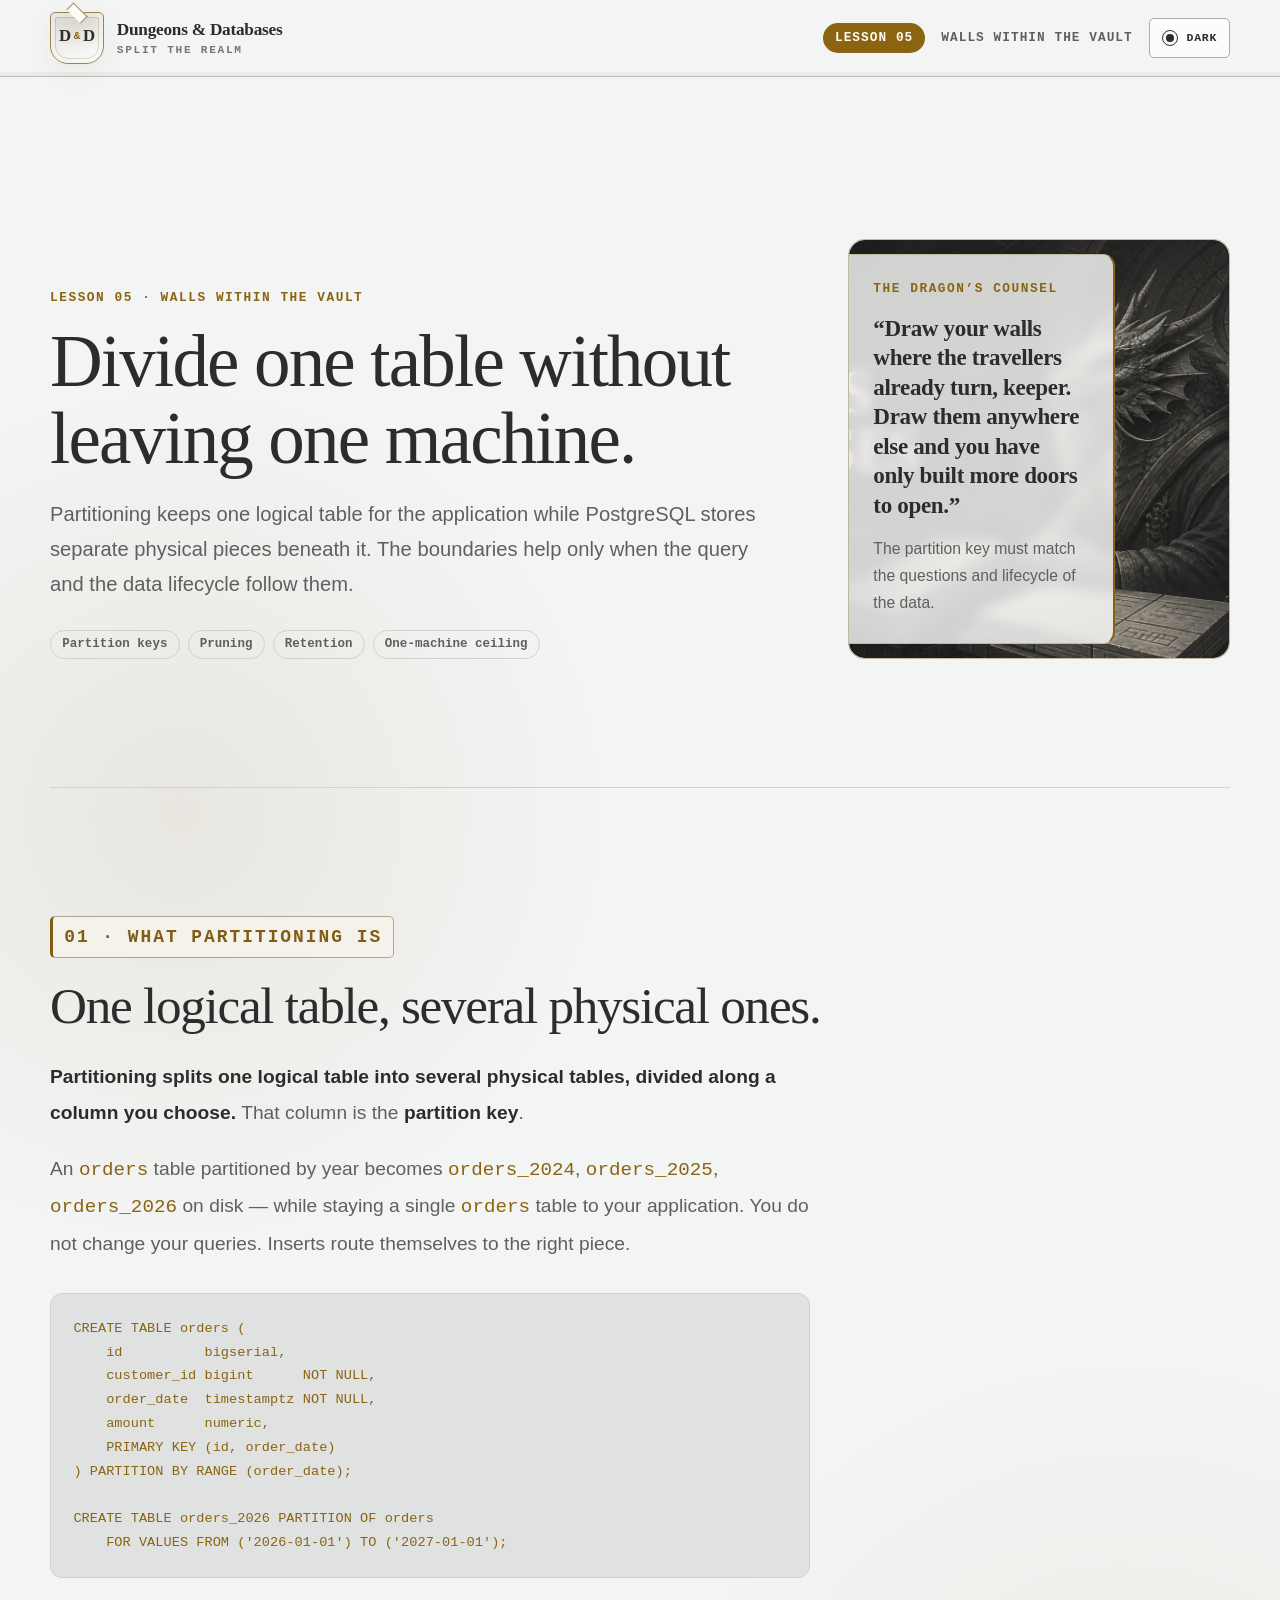
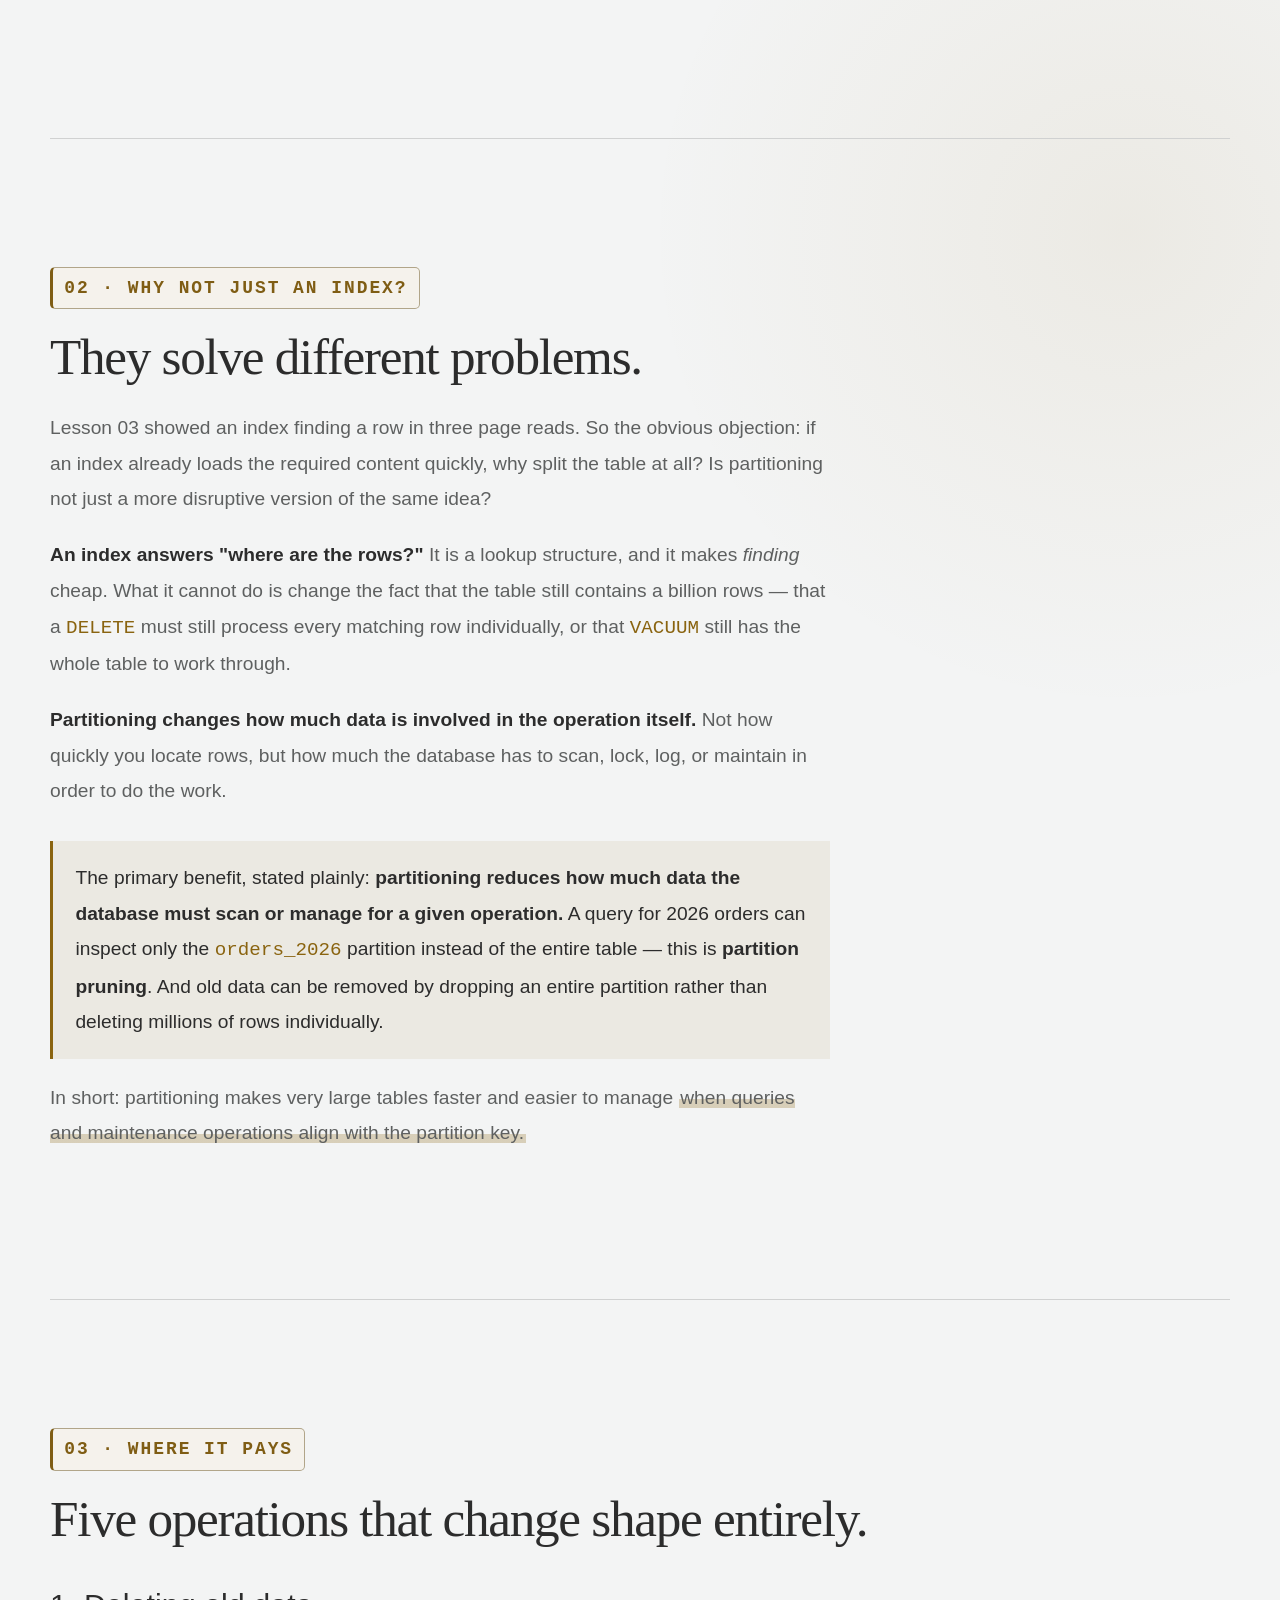
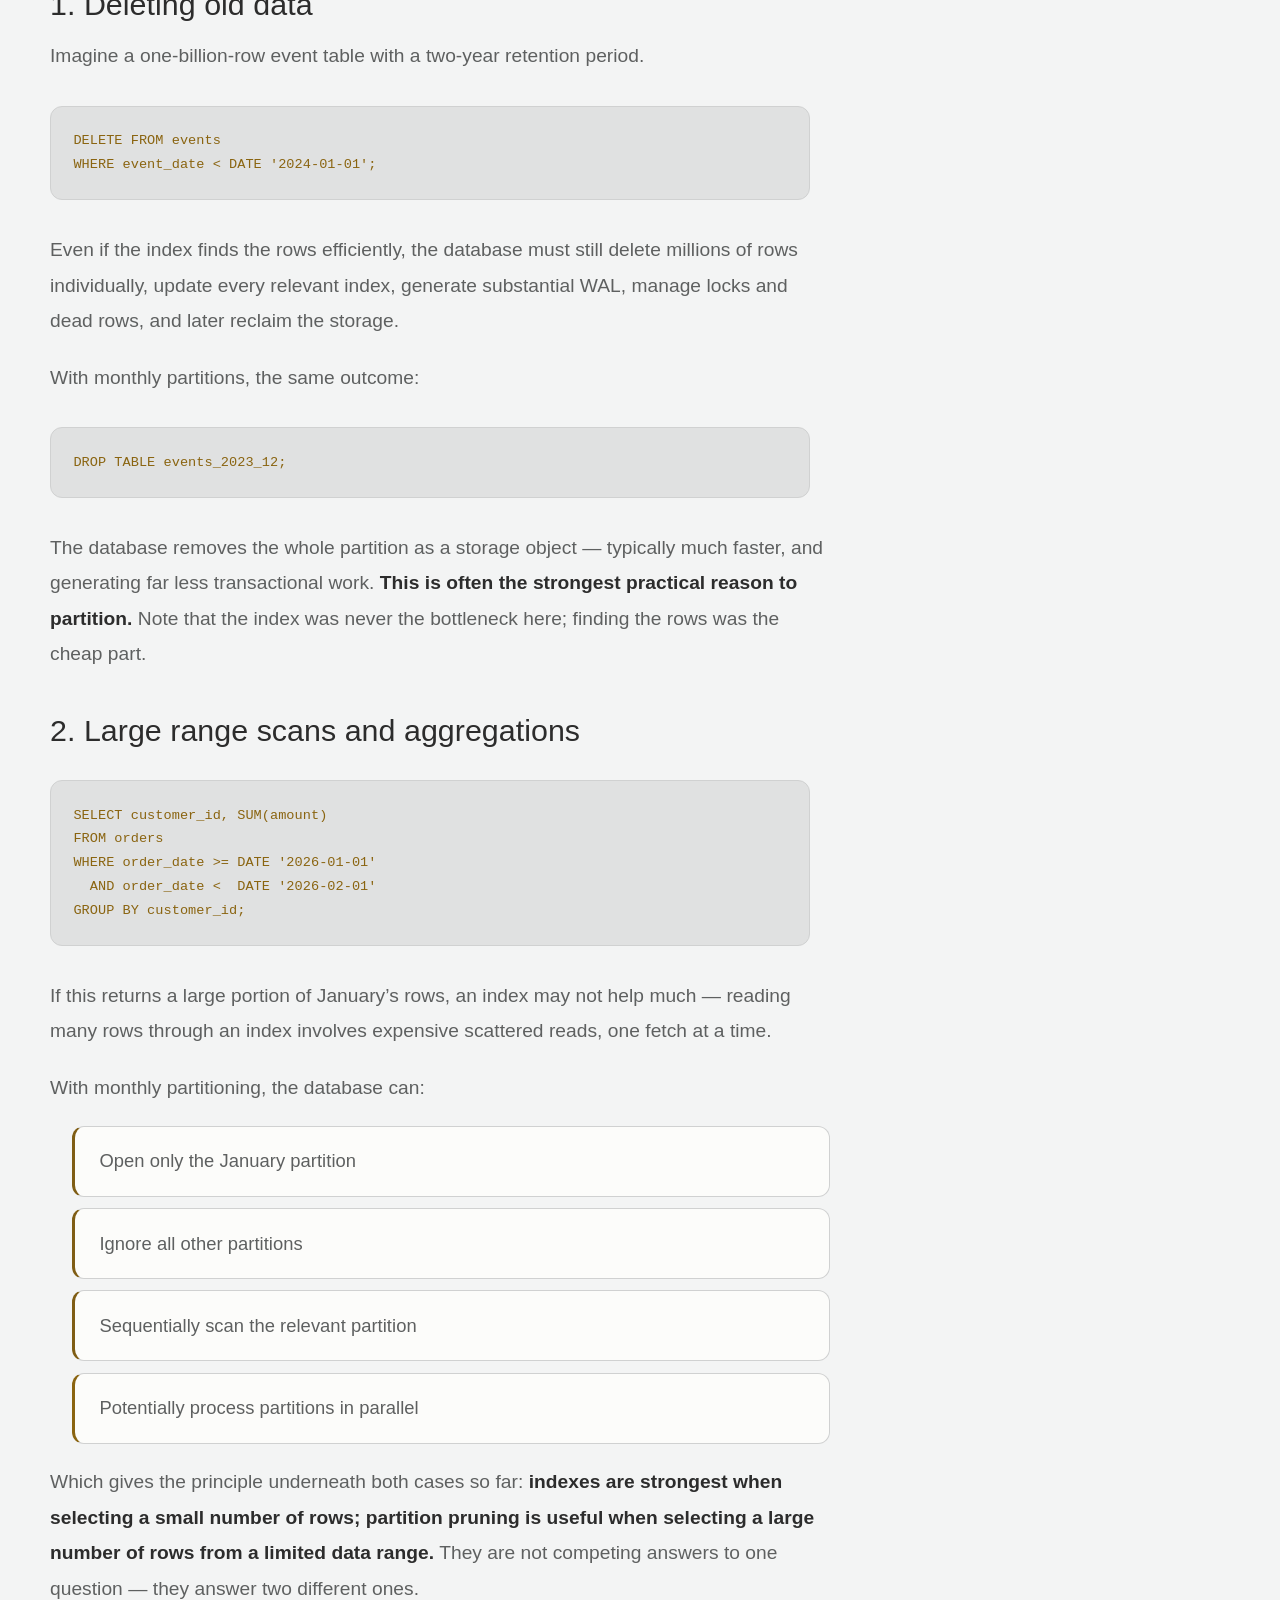
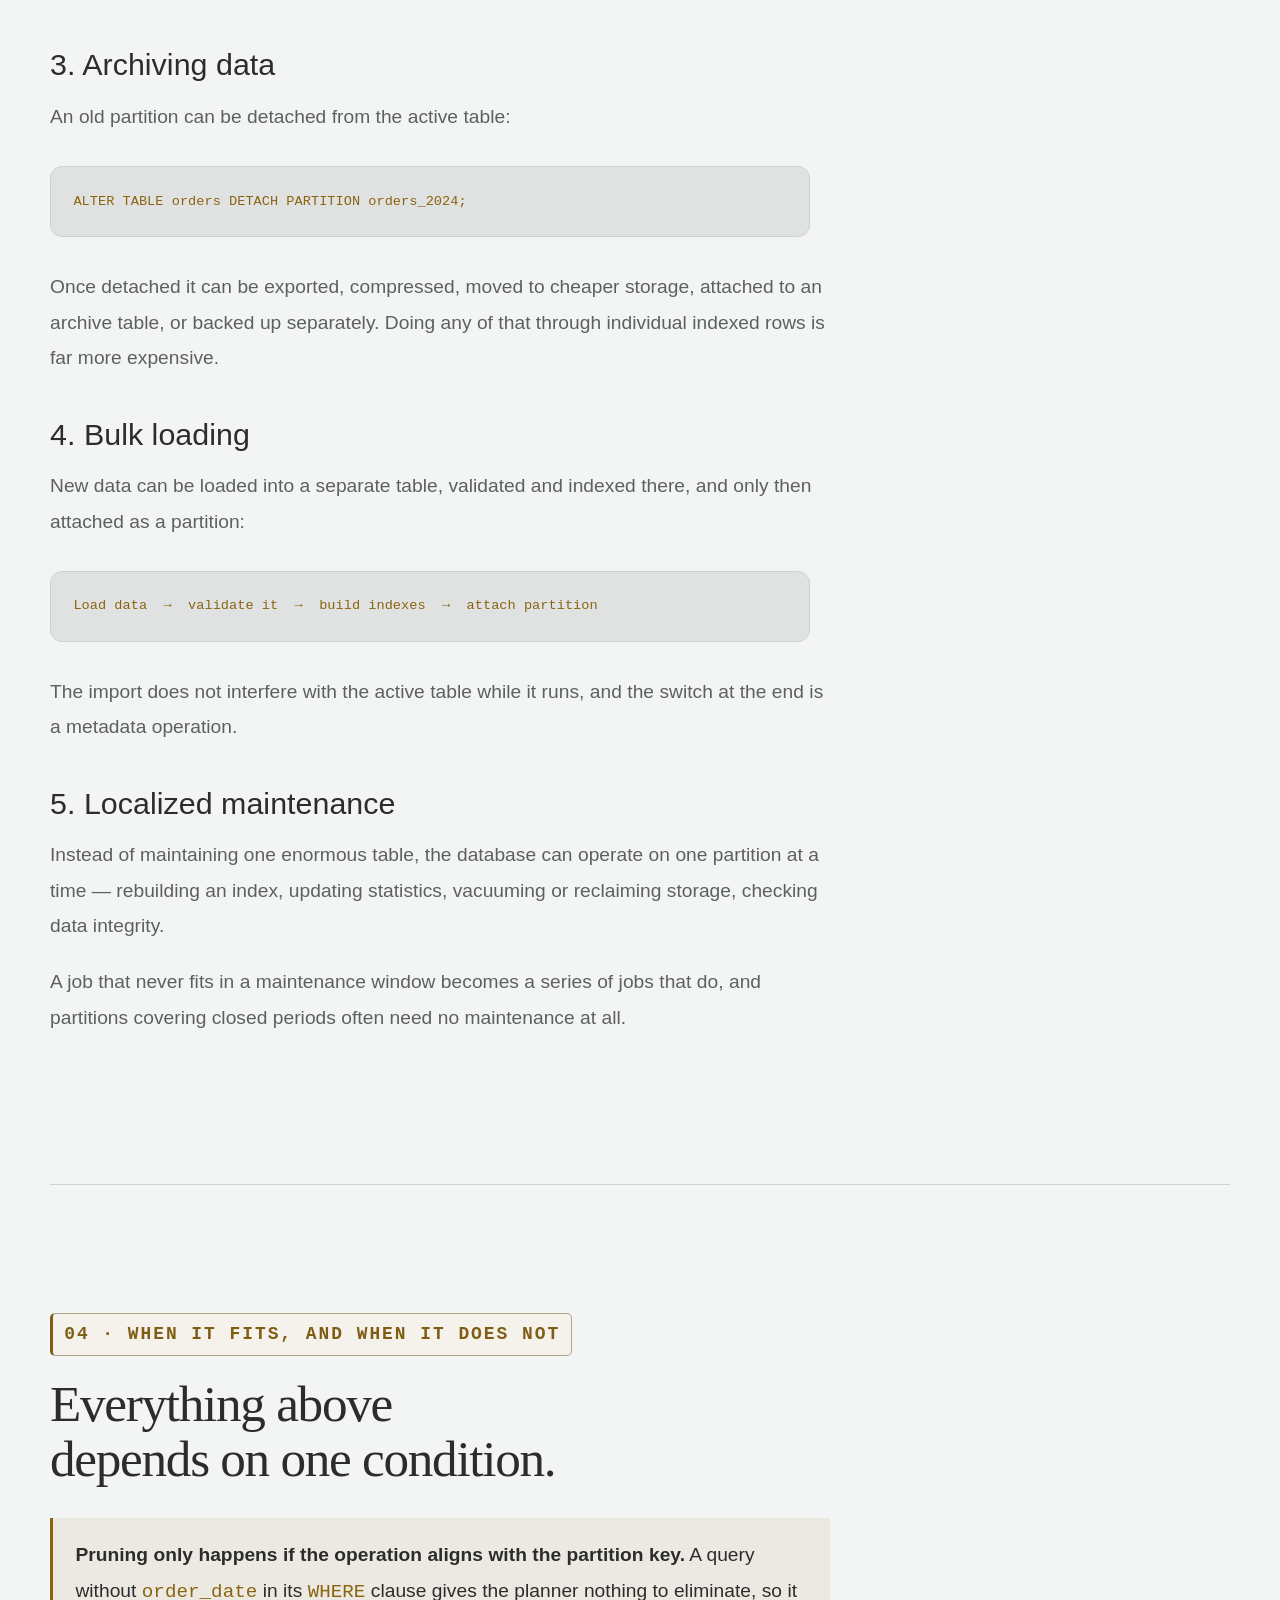
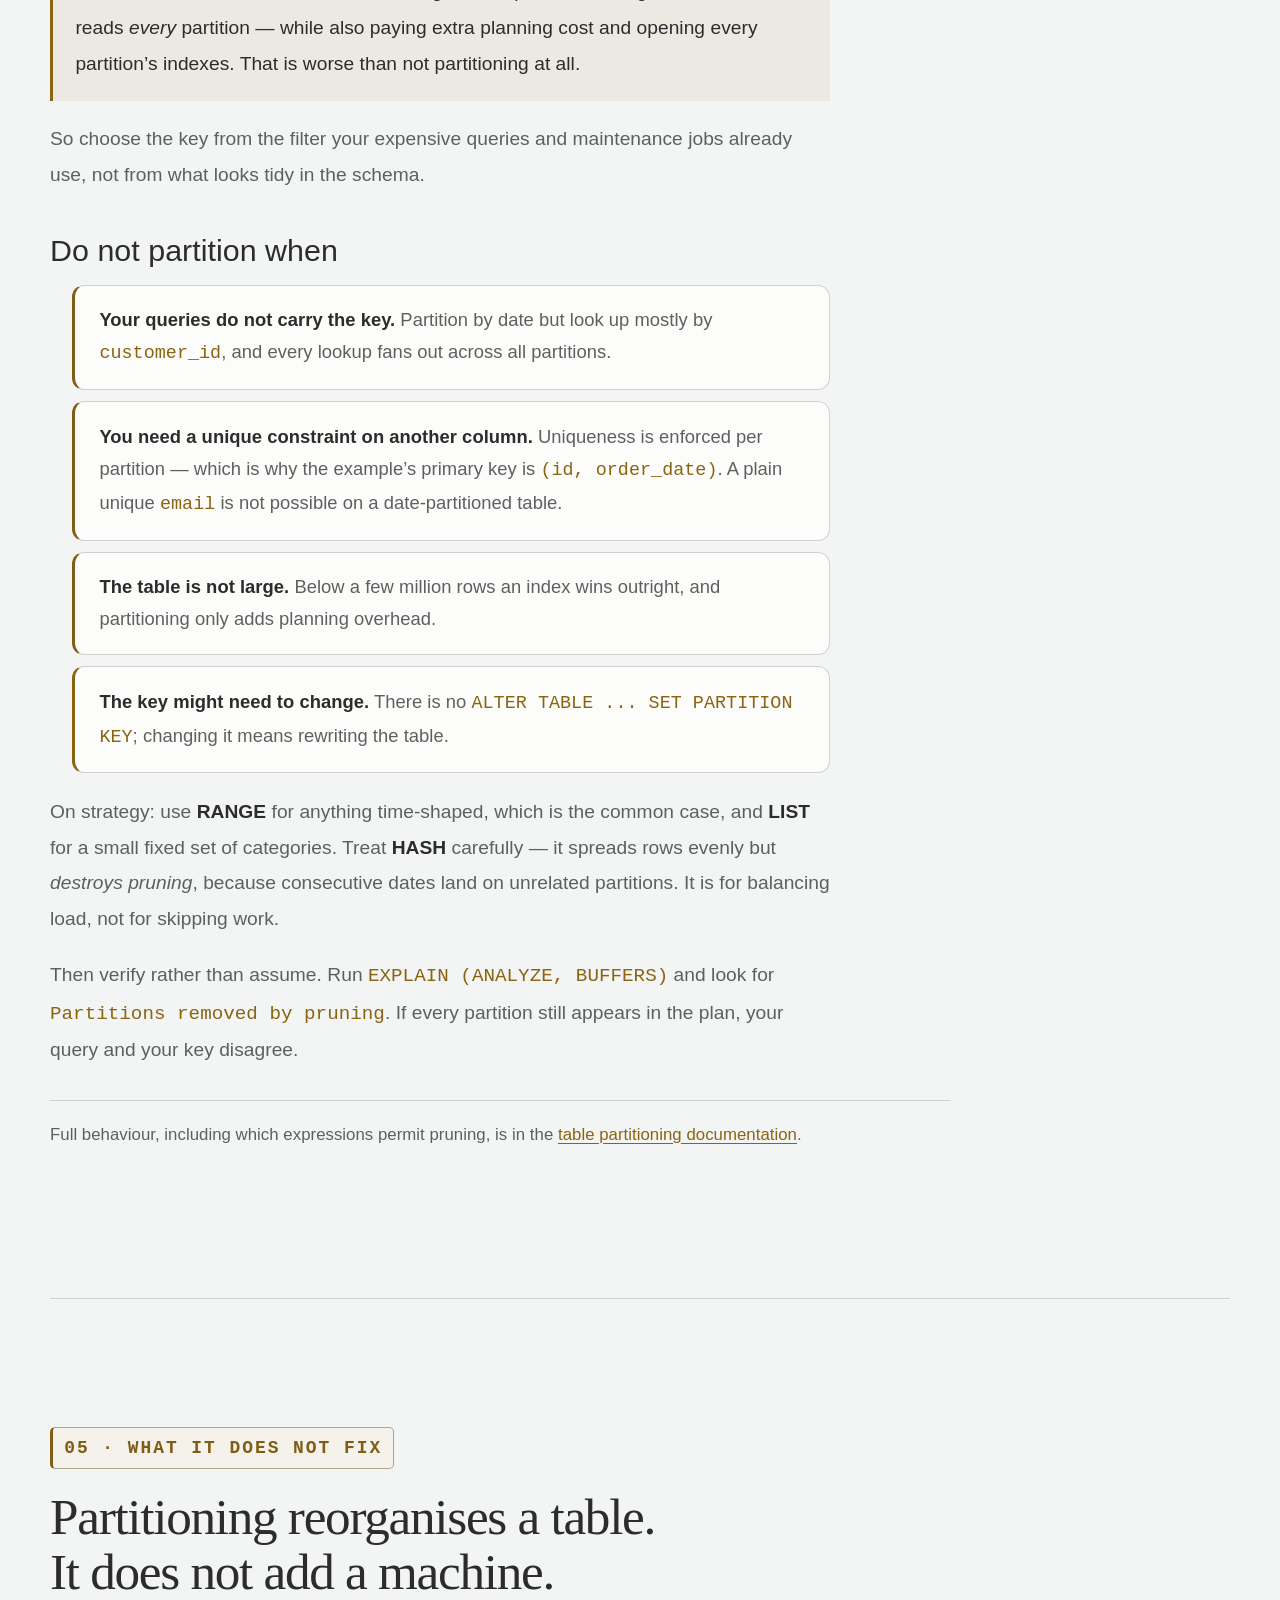
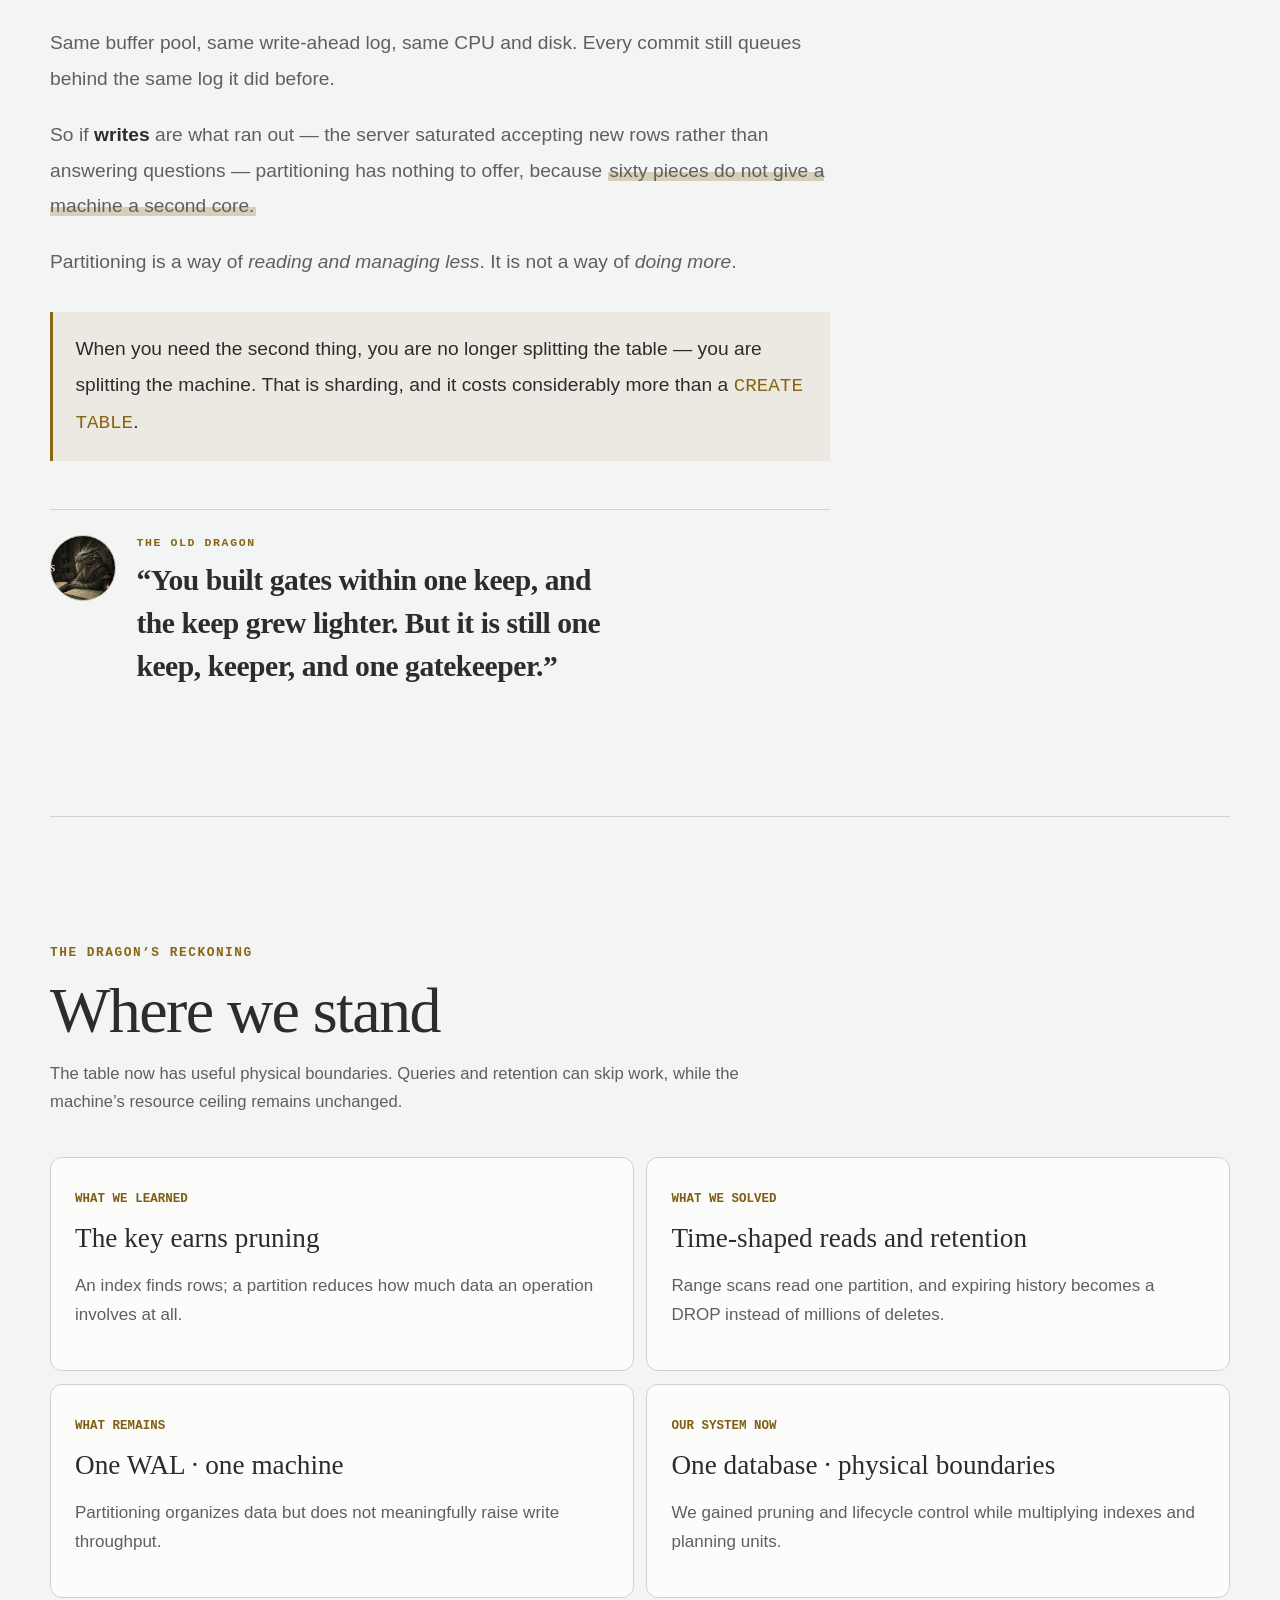
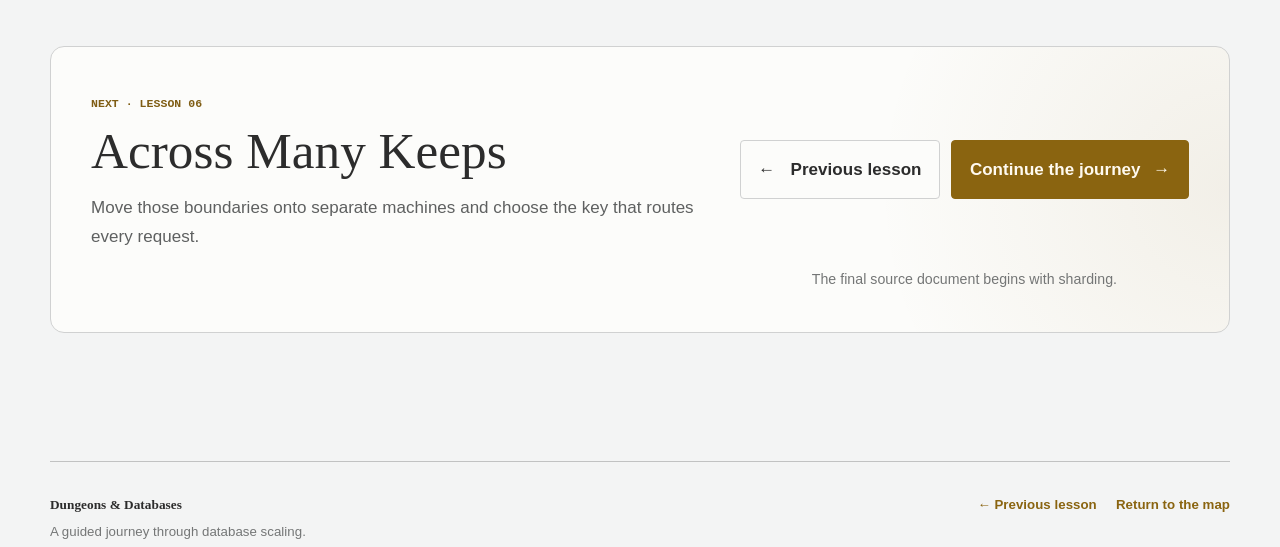
<file: lessons/lesson-05-divide-the-hoard/index.html>
<!doctype html>
<html lang="en" data-theme="dark">
  <head>
    <meta charset="UTF-8" />
    <meta name="viewport" content="width=device-width, initial-scale=1.0" />
    <meta name="description" content="Learn PostgreSQL partitioning, pruning, partition keys, retention, maintenance, and the one-machine ceiling." />
    <meta name="theme-color" content="#2c2c2c" />
    <meta property="og:type" content="article" />
    <meta property="og:title" content="Divide the Hoard · Dungeons &amp; Databases" />
    <meta property="og:description" content="Use partitions to skip regions and manage time-series data—without mistaking them for more machines." />
    <meta property="og:url" content="https://shahbaaz12.github.io/dungeons-and-databases/lessons/lesson-05-divide-the-hoard/" />
    <meta name="twitter:card" content="summary" />
    <meta name="twitter:title" content="Divide the Hoard · Dungeons &amp; Databases" />
    <meta name="twitter:description" content="Partition for pruning and lifecycle boundaries, not write scale." />
    <title>Lesson 05 · Divide the Hoard · Dungeons &amp; Databases</title>
    <link rel="stylesheet" href="../../styles.css?v=20260823n" />
    <link rel="stylesheet" href="../lesson-shared.css?v=20260824b" />
    <link rel="stylesheet" href="../lesson-reading.css?v=20260824c" />
    <link rel="stylesheet" href="./lesson.css?v=20260823i" />
    <script src="../../site.js?v=20260823l" defer></script>
  </head>
  <body>
    <a class="skip-link" href="#lesson-content">Skip to the lesson</a>
    <header class="site-header lesson-header">
      <a class="brand" href="../../index.html" aria-label="Return to Dungeons and Databases home"><span class="brand-mark" aria-hidden="true"><b>D</b><span>&amp;</span><b>D</b></span><span class="brand-copy"><strong>Dungeons &amp; Databases</strong><small>Split the Realm</small></span></a>
      <div class="header-actions"><span class="lesson-badge">Lesson 05</span><span class="lesson-header-name">Walls within the vault</span><button class="theme-toggle" type="button" data-theme-toggle aria-label="Switch to light theme"><span class="theme-toggle-icon" data-theme-icon aria-hidden="true"></span><span data-theme-label>Light</span></button></div>
    </header>

    <main id="lesson-content">
      <section class="lesson-hero section-shell">
        <div class="lesson-hero-copy">
          <p class="eyebrow">Lesson 05 · Walls within the vault</p>
          <h1>Divide one table without leaving one machine.</h1>
          <p>
            Partitioning keeps one logical table for the application while PostgreSQL stores separate physical
            pieces beneath it. The boundaries help only when the query and the data lifecycle follow them.
          </p>
          <div class="lesson-tags" aria-label="Lesson concepts"><span>Partition keys</span><span>Pruning</span><span>Retention</span><span>One-machine ceiling</span></div>
        </div>
        <aside class="dragon-counsel compact" aria-labelledby="opening-counsel">
          <div class="dragon-counsel-avatar" aria-hidden="true"><img src="../../public/og.png" alt="" width="1672" height="941" decoding="async" fetchpriority="high" /></div>
          <div><p class="eyebrow">The Dragon’s Counsel</p><blockquote id="opening-counsel">“Draw your walls where the travellers already turn, keeper. Draw them anywhere else and you have only built more doors to open.”</blockquote><p>The partition key must match the questions and lifecycle of the data.</p></div>
        </aside>
      </section>

      <article class="lesson-reading">
        <section class="reading-section" aria-labelledby="what-title">
          <p class="chapter-number">01 · What partitioning is</p>
          <h2 id="what-title">One logical table, several physical ones.</h2>
          <p>
            <strong>Partitioning splits one logical table into several physical tables, divided along a column
            you choose.</strong> That column is the <strong>partition key</strong>.
          </p>
          <p>
            An <code>orders</code> table partitioned by year becomes <code>orders_2024</code>,
            <code>orders_2025</code>, <code>orders_2026</code> on disk &#8212; while staying a single
            <code>orders</code> table to your application. You do not change your queries. Inserts route
            themselves to the right piece.
          </p>

          <pre class="sql-block"><code>CREATE TABLE orders (
    id          bigserial,
    customer_id bigint      NOT NULL,
    order_date  timestamptz NOT NULL,
    amount      numeric,
    PRIMARY KEY (id, order_date)
) PARTITION BY RANGE (order_date);

CREATE TABLE orders_2026 PARTITION OF orders
    FOR VALUES FROM ('2026-01-01') TO ('2027-01-01');</code></pre>
        </section>

        <section class="reading-section" aria-labelledby="why-title">
          <p class="chapter-number">02 · Why not just an index?</p>
          <h2 id="why-title">They solve different problems.</h2>
          <p>
            Lesson 03 showed an index finding a row in three page reads. So the obvious objection: if an index
            already loads the required content quickly, why split the table at all? Is partitioning not just a
            more disruptive version of the same idea?
          </p>
          <p>
            <strong>An index answers "where are the rows?"</strong> It is a lookup structure, and it makes
            <em>finding</em> cheap. What it cannot do is change the fact that the table still contains a
            billion rows &#8212; that a <code>DELETE</code> must still process every matching row
            individually, or that <code>VACUUM</code> still has the whole table to work through.
          </p>
          <p>
            <strong>Partitioning changes how much data is involved in the operation itself.</strong> Not how
            quickly you locate rows, but how much the database has to scan, lock, log, or maintain in order to
            do the work.
          </p>

          <p class="transition-callout">
            The primary benefit, stated plainly: <strong>partitioning reduces how much data the database must
            scan or manage for a given operation.</strong> A query for 2026 orders can inspect only the
            <code>orders_2026</code> partition instead of the entire table &#8212; this is
            <strong>partition pruning</strong>. And old data can be removed by dropping an entire partition
            rather than deleting millions of rows individually.
          </p>

          <p>
            In short: partitioning makes very large tables faster and easier to manage
            <mark class="quiet-highlight">when queries and maintenance operations align with the partition
            key.</mark>
          </p>
        </section>

        <section class="reading-section" aria-labelledby="pays-title">
          <p class="chapter-number">03 · Where it pays</p>
          <h2 id="pays-title">Five operations that change shape entirely.</h2>

          <h3>1. Deleting old data</h3>
          <p>
            Imagine a one-billion-row event table with a two-year retention period.
          </p>
          <pre class="sql-block"><code>DELETE FROM events
WHERE event_date &lt; DATE '2024-01-01';</code></pre>
          <p>
            Even if the index finds the rows efficiently, the database must still delete millions of rows
            individually, update every relevant index, generate substantial WAL, manage locks and dead rows,
            and later reclaim the storage.
          </p>
          <p>With monthly partitions, the same outcome:</p>
          <pre class="sql-block"><code>DROP TABLE events_2023_12;</code></pre>
          <p>
            The database removes the whole partition as a storage object &#8212; typically much faster, and
            generating far less transactional work. <strong>This is often the strongest practical reason to
            partition.</strong> Note that the index was never the bottleneck here; finding the rows was the
            cheap part.
          </p>

          <h3>2. Large range scans and aggregations</h3>
          <pre class="sql-block"><code>SELECT customer_id, SUM(amount)
FROM orders
WHERE order_date &gt;= DATE '2026-01-01'
  AND order_date &lt;  DATE '2026-02-01'
GROUP BY customer_id;</code></pre>
          <p>
            If this returns a large portion of January&#8217;s rows, an index may not help much &#8212; reading
            many rows through an index involves expensive scattered reads, one fetch at a time.
          </p>
          <p>With monthly partitioning, the database can:</p>
          <ul class="read-paths">
            <li>Open only the January partition</li>
            <li>Ignore all other partitions</li>
            <li>Sequentially scan the relevant partition</li>
            <li>Potentially process partitions in parallel</li>
          </ul>
          <p>
            Which gives the principle underneath both cases so far:
            <strong>indexes are strongest when selecting a small number of rows; partition pruning is useful
            when selecting a large number of rows from a limited data range.</strong> They are not competing
            answers to one question &#8212; they answer two different ones.
          </p>

          <h3>3. Archiving data</h3>
          <p>An old partition can be detached from the active table:</p>
          <pre class="sql-block"><code>ALTER TABLE orders DETACH PARTITION orders_2024;</code></pre>
          <p>
            Once detached it can be exported, compressed, moved to cheaper storage, attached to an archive
            table, or backed up separately. Doing any of that through individual indexed rows is far more
            expensive.
          </p>

          <h3>4. Bulk loading</h3>
          <p>
            New data can be loaded into a separate table, validated and indexed there, and only then attached
            as a partition:
          </p>
          <pre class="sql-block"><code>Load data  &#8594;  validate it  &#8594;  build indexes  &#8594;  attach partition</code></pre>
          <p>
            The import does not interfere with the active table while it runs, and the switch at the end is a
            metadata operation.
          </p>

          <h3>5. Localized maintenance</h3>
          <p>
            Instead of maintaining one enormous table, the database can operate on one partition at a time
            &#8212; rebuilding an index, updating statistics, vacuuming or reclaiming storage, checking data
            integrity.
          </p>
          <p>
            A job that never fits in a maintenance window becomes a series of jobs that do, and partitions
            covering closed periods often need no maintenance at all.
          </p>
        </section>

        <section class="reading-section" aria-labelledby="when-title">
          <p class="chapter-number">04 · When it fits, and when it does not</p>
          <h2 id="when-title">Everything above depends on one condition.</h2>

          <p class="transition-callout">
            <strong>Pruning only happens if the operation aligns with the partition key.</strong> A query
            without <code>order_date</code> in its <code>WHERE</code> clause gives the planner nothing to
            eliminate, so it reads <em>every</em> partition &#8212; while also paying extra planning cost and
            opening every partition&#8217;s indexes. That is worse than not partitioning at all.
          </p>
          <p>
            So choose the key from the filter your expensive queries and maintenance jobs already use, not from
            what looks tidy in the schema.
          </p>

          <h3>Do not partition when</h3>
          <ul class="read-paths">
            <li>
              <strong>Your queries do not carry the key.</strong> Partition by date but look up mostly by
              <code>customer_id</code>, and every lookup fans out across all partitions.
            </li>
            <li>
              <strong>You need a unique constraint on another column.</strong> Uniqueness is enforced per
              partition &#8212; which is why the example&#8217;s primary key is <code>(id, order_date)</code>. A
              plain unique <code>email</code> is not possible on a date-partitioned table.
            </li>
            <li>
              <strong>The table is not large.</strong> Below a few million rows an index wins outright, and
              partitioning only adds planning overhead.
            </li>
            <li>
              <strong>The key might need to change.</strong> There is no
              <code>ALTER TABLE ... SET PARTITION KEY</code>; changing it means rewriting the table.
            </li>
          </ul>

          <p>
            On strategy: use <strong>RANGE</strong> for anything time-shaped, which is the common case, and
            <strong>LIST</strong> for a small fixed set of categories. Treat <strong>HASH</strong> carefully
            &#8212; it spreads rows evenly but <em>destroys pruning</em>, because consecutive dates land on
            unrelated partitions. It is for balancing load, not for skipping work.
          </p>
          <p>
            Then verify rather than assume. Run <code>EXPLAIN (ANALYZE, BUFFERS)</code> and look for
            <code>Partitions removed by pruning</code>. If every partition still appears in the plan, your
            query and your key disagree.
          </p>

          <p class="source-note">
            Full behaviour, including which expressions permit pruning, is in the
            <a href="https://www.postgresql.org/docs/current/ddl-partitioning.html">table partitioning documentation</a>.
          </p>
        </section>

        <section class="reading-section" aria-labelledby="ceiling-title">
          <p class="chapter-number">05 · What it does not fix</p>
          <h2 id="ceiling-title">Partitioning reorganises a table. It does not add a machine.</h2>
          <p>
            Same buffer pool, same write-ahead log, same CPU and disk. Every commit still queues behind the
            same log it did before.
          </p>
          <p>
            So if <strong>writes</strong> are what ran out &#8212; the server saturated accepting new rows
            rather than answering questions &#8212; partitioning has nothing to offer, because
            <mark class="quiet-highlight">sixty pieces do not give a machine a second core.</mark>
          </p>
          <p>
            Partitioning is a way of <em>reading and managing less</em>. It is not a way of <em>doing
            more</em>.
          </p>

          <p class="transition-callout">
            When you need the second thing, you are no longer splitting the table &#8212; you are splitting the
            machine. That is sharding, and it costs considerably more than a <code>CREATE TABLE</code>.
          </p>

          <blockquote class="dragon-line closing-line">
            <span>The Old Dragon</span>
            &#8220;You built gates within one keep, and the keep grew lighter. But it is still one keep, keeper,
            and one gatekeeper.&#8221;
          </blockquote>
        </section>
      </article>

      <section class="reckoning section-shell" aria-labelledby="reckoning-title">
        <div class="reckoning-intro"><p class="eyebrow">The Dragon’s Reckoning</p><h2 id="reckoning-title">Where we stand</h2><p>The table now has useful physical boundaries. Queries and retention can skip work, while the machine’s resource ceiling remains unchanged.</p></div>
        <div class="standing-grid">
          <article><span>What we learned</span><strong>The key earns pruning</strong><p>An index finds rows; a partition reduces how much data an operation involves at all.</p></article>
          <article><span>What we solved</span><strong>Time-shaped reads and retention</strong><p>Range scans read one partition, and expiring history becomes a DROP instead of millions of deletes.</p></article>
          <article><span>What remains</span><strong>One WAL · one machine</strong><p>Partitioning organizes data but does not meaningfully raise write throughput.</p></article>
          <article><span>Our system now</span><strong>One database · physical boundaries</strong><p>We gained pruning and lifecycle control while multiplying indexes and planning units.</p></article>
        </div>
        <div class="next-gate">
          <div><span>Next · Lesson 06</span><h3>Across Many Keeps</h3><p>Move those boundaries onto separate machines and choose the key that routes every request.</p></div>
          <div class="gate-actions"><a class="button button-secondary" href="../lesson-04-the-dragons-debt/"><b aria-hidden="true">←</b> Previous lesson</a><a class="button button-primary" href="../lesson-06-across-many-keeps/">Continue the journey <b aria-hidden="true">→</b></a></div>
          <small>The final source document begins with sharding.</small>
        </div>
      </section>
    </main>
    <footer class="site-footer section-shell"><div><strong>Dungeons &amp; Databases</strong><p>A guided journey through database scaling.</p></div><div class="footer-links"><a href="../lesson-04-the-dragons-debt/">← Previous lesson</a><a href="../../index.html">Return to the map</a></div></footer>
  </body>
</html>
</file>
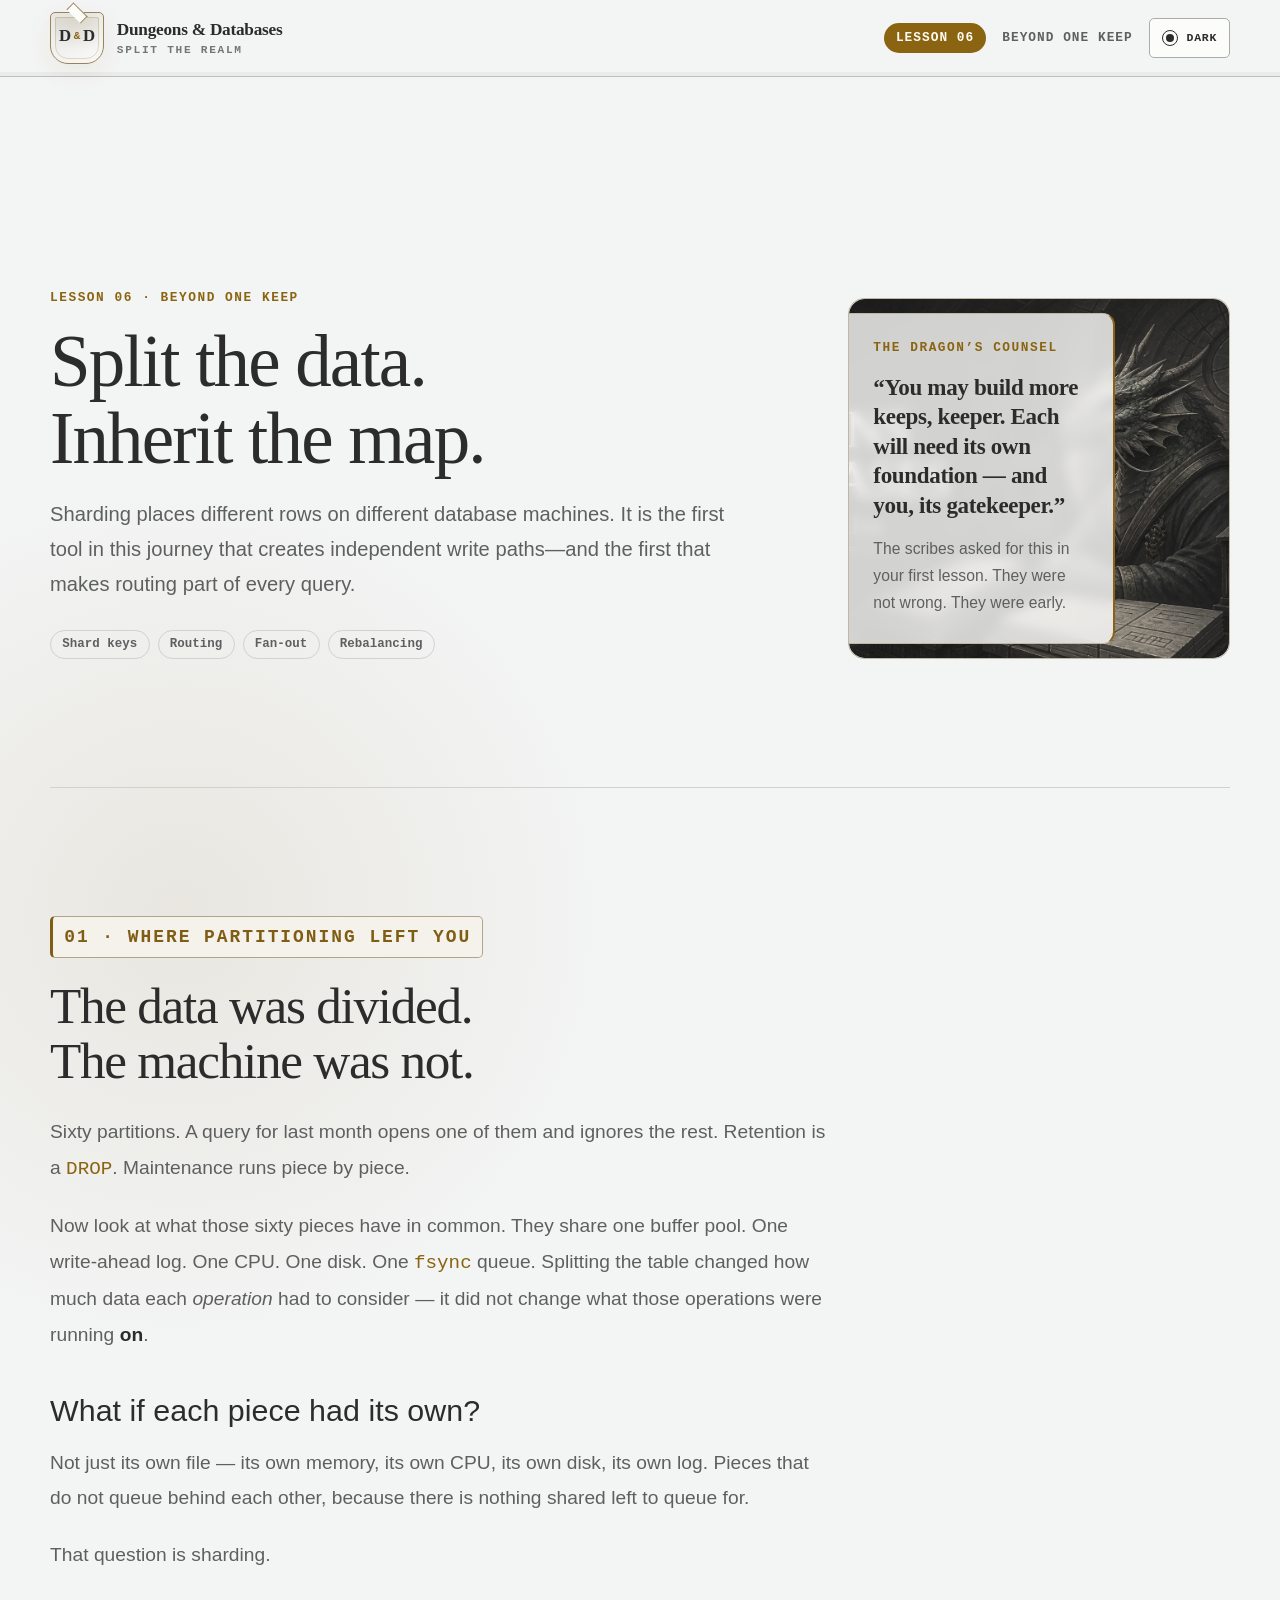
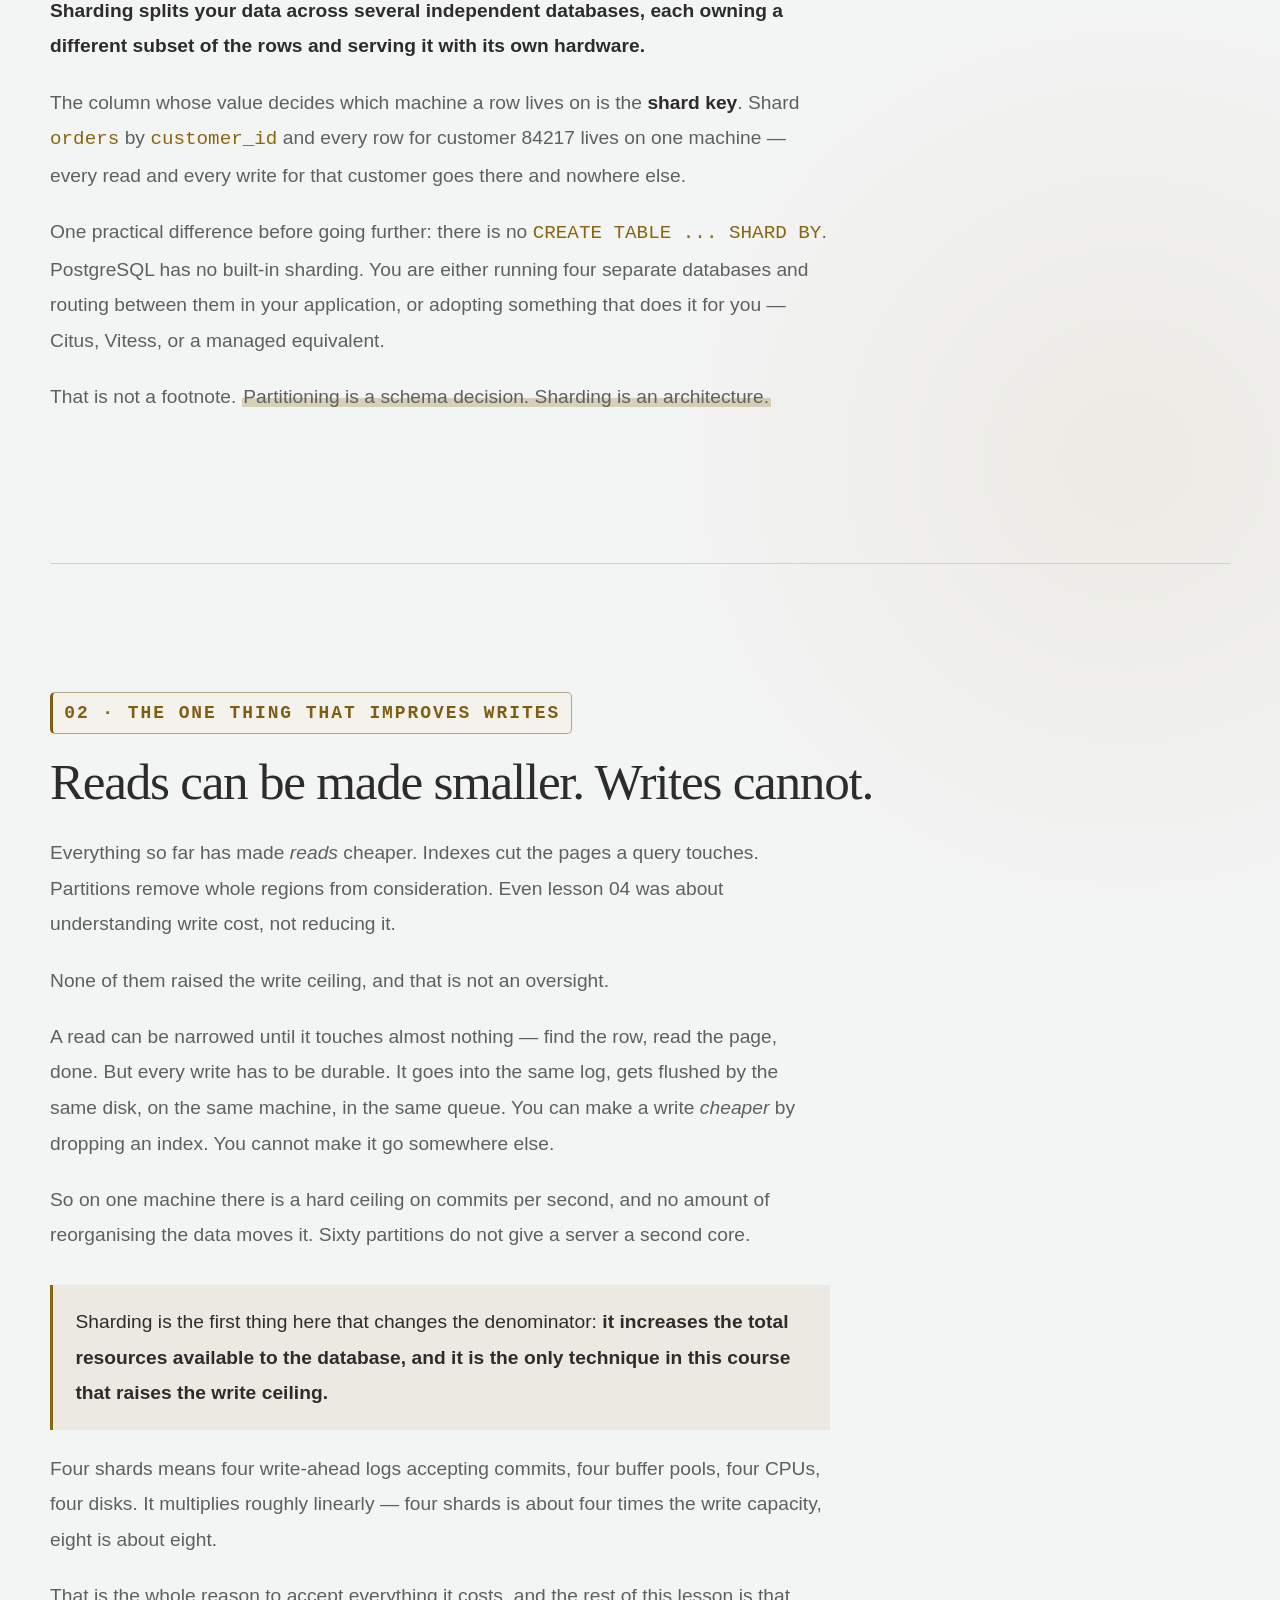
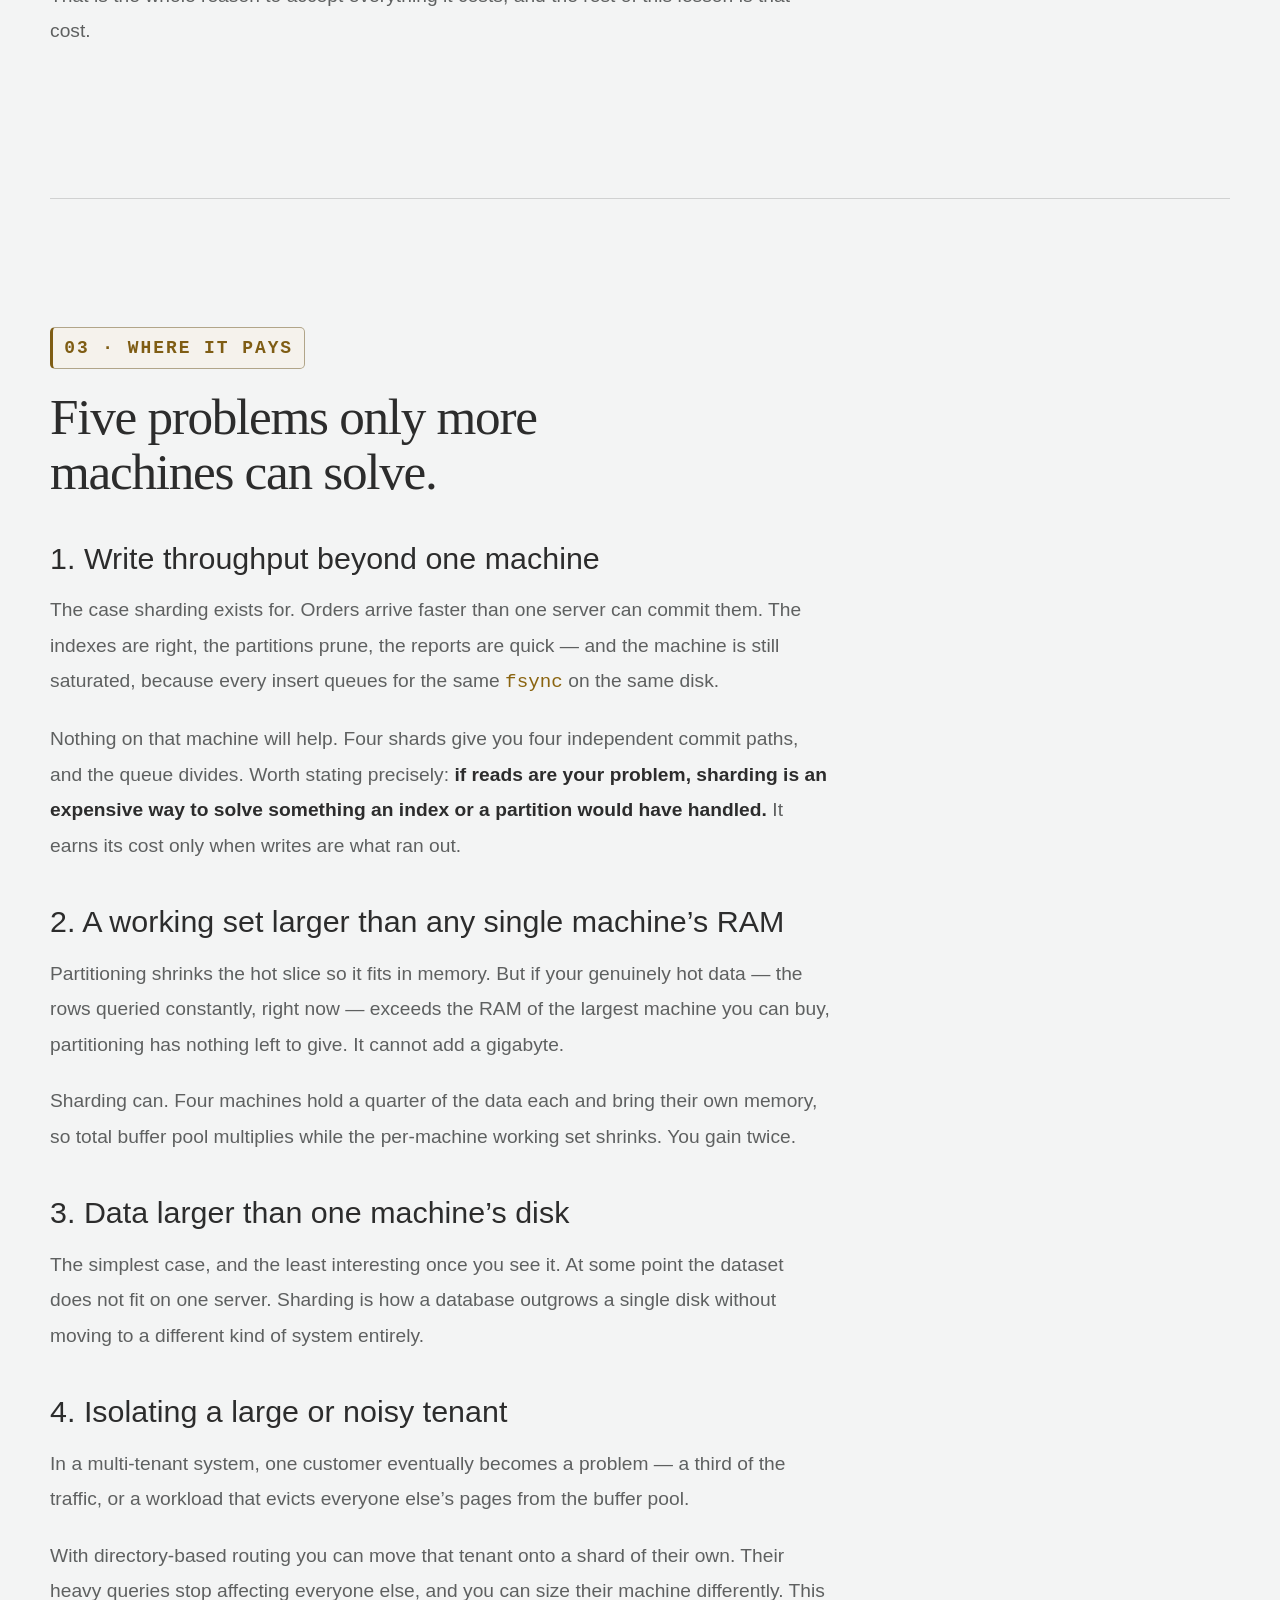
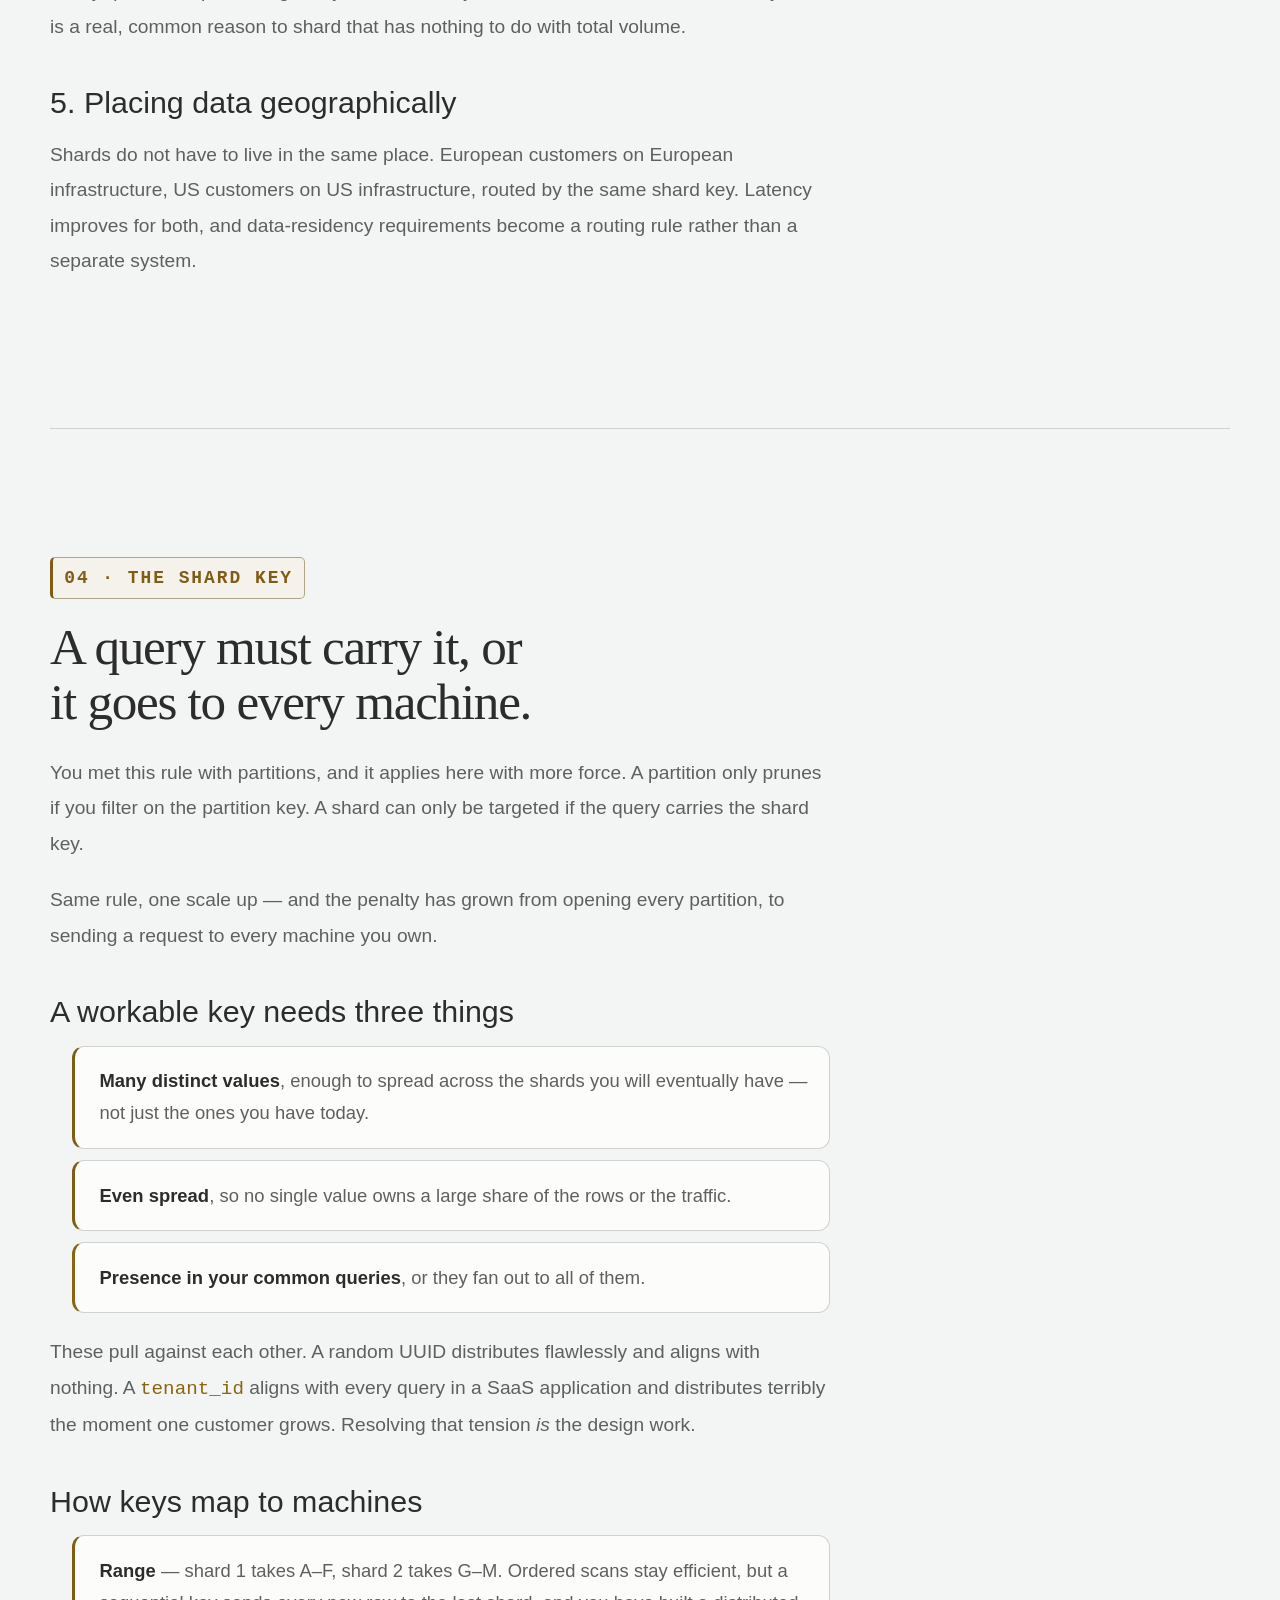
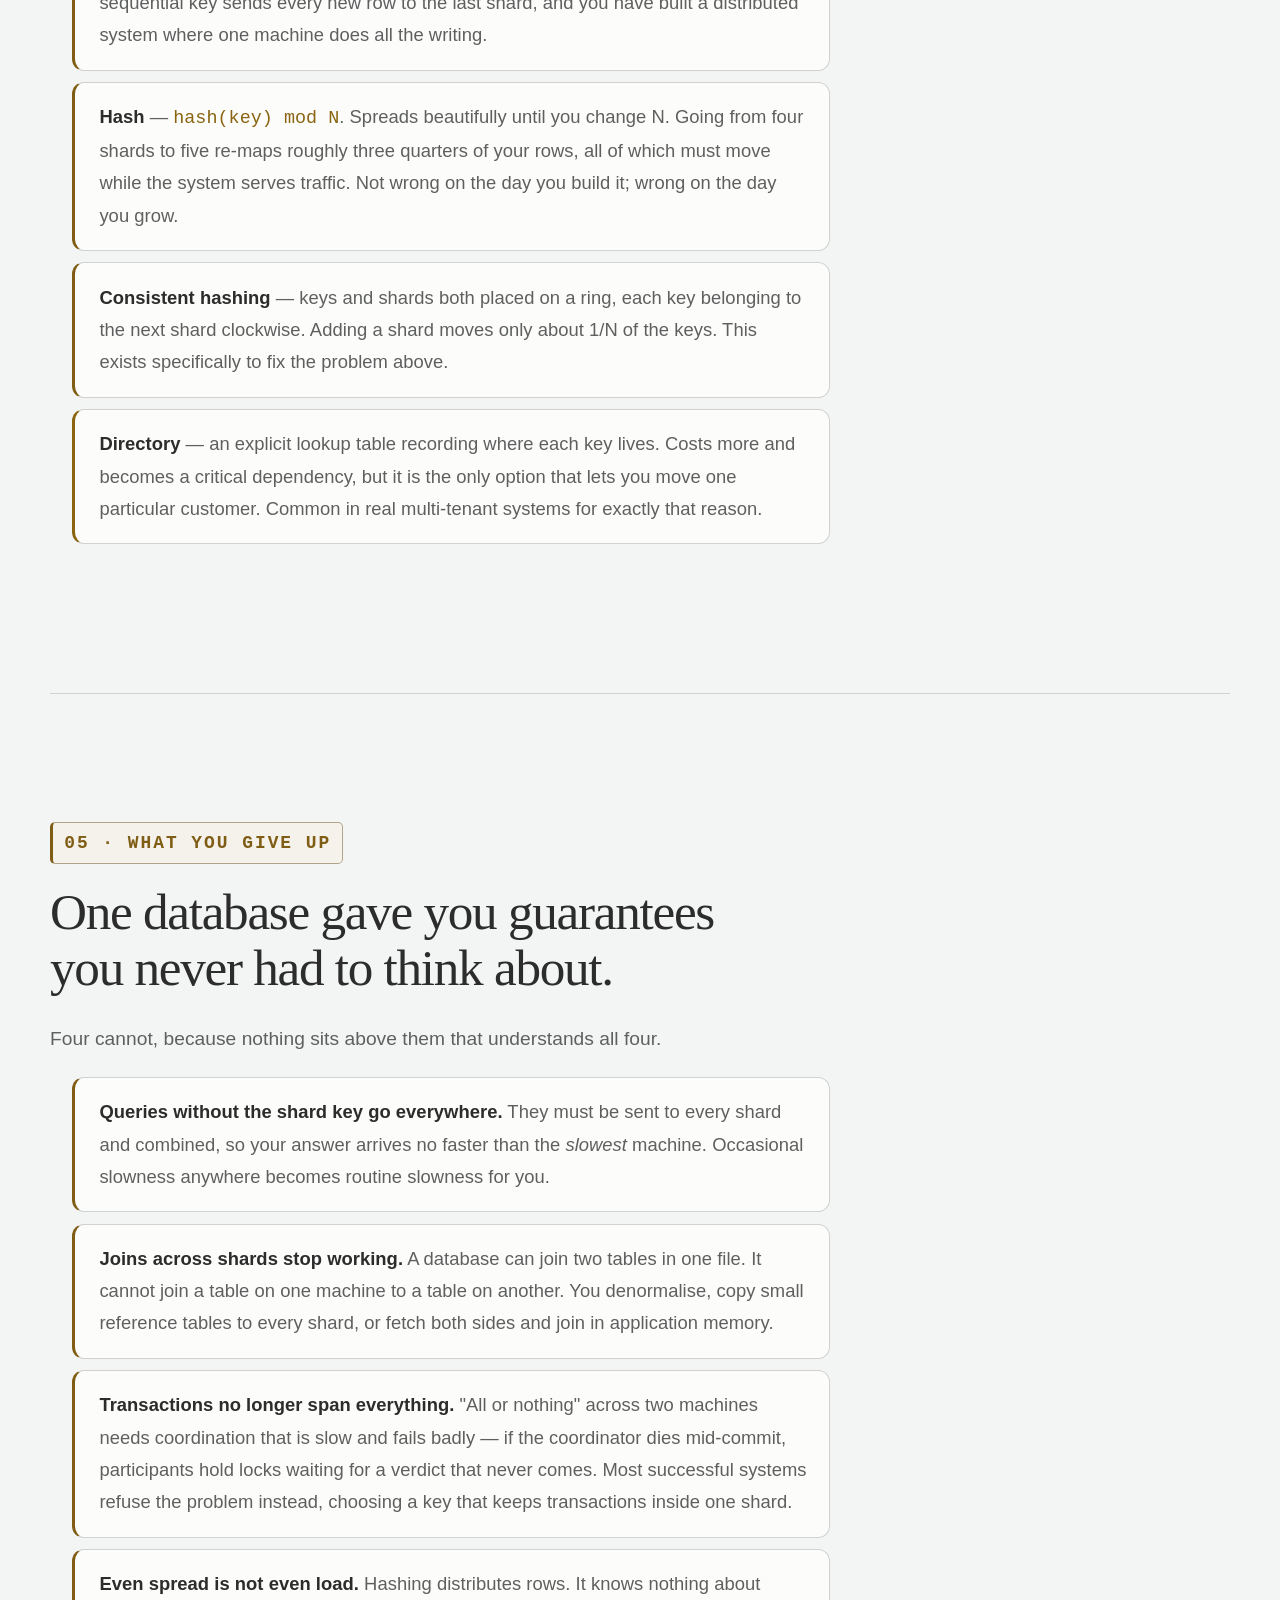
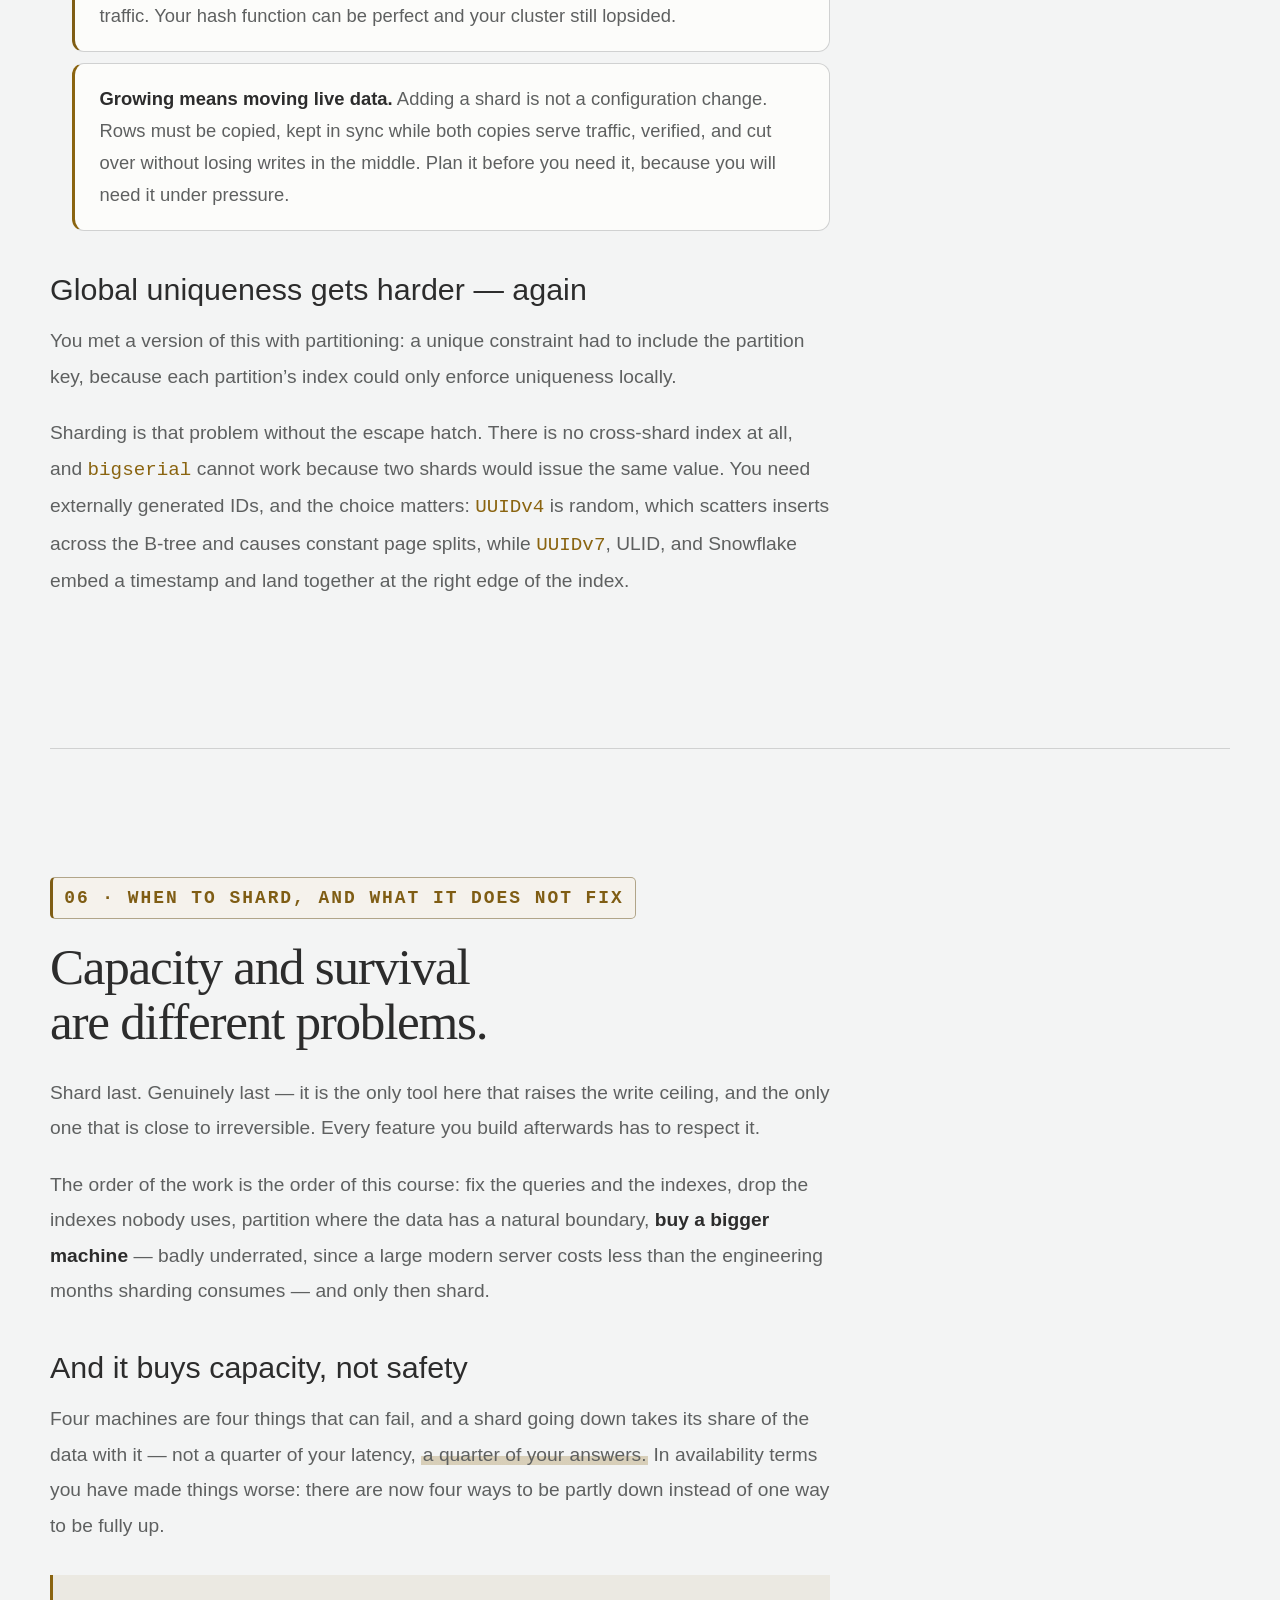
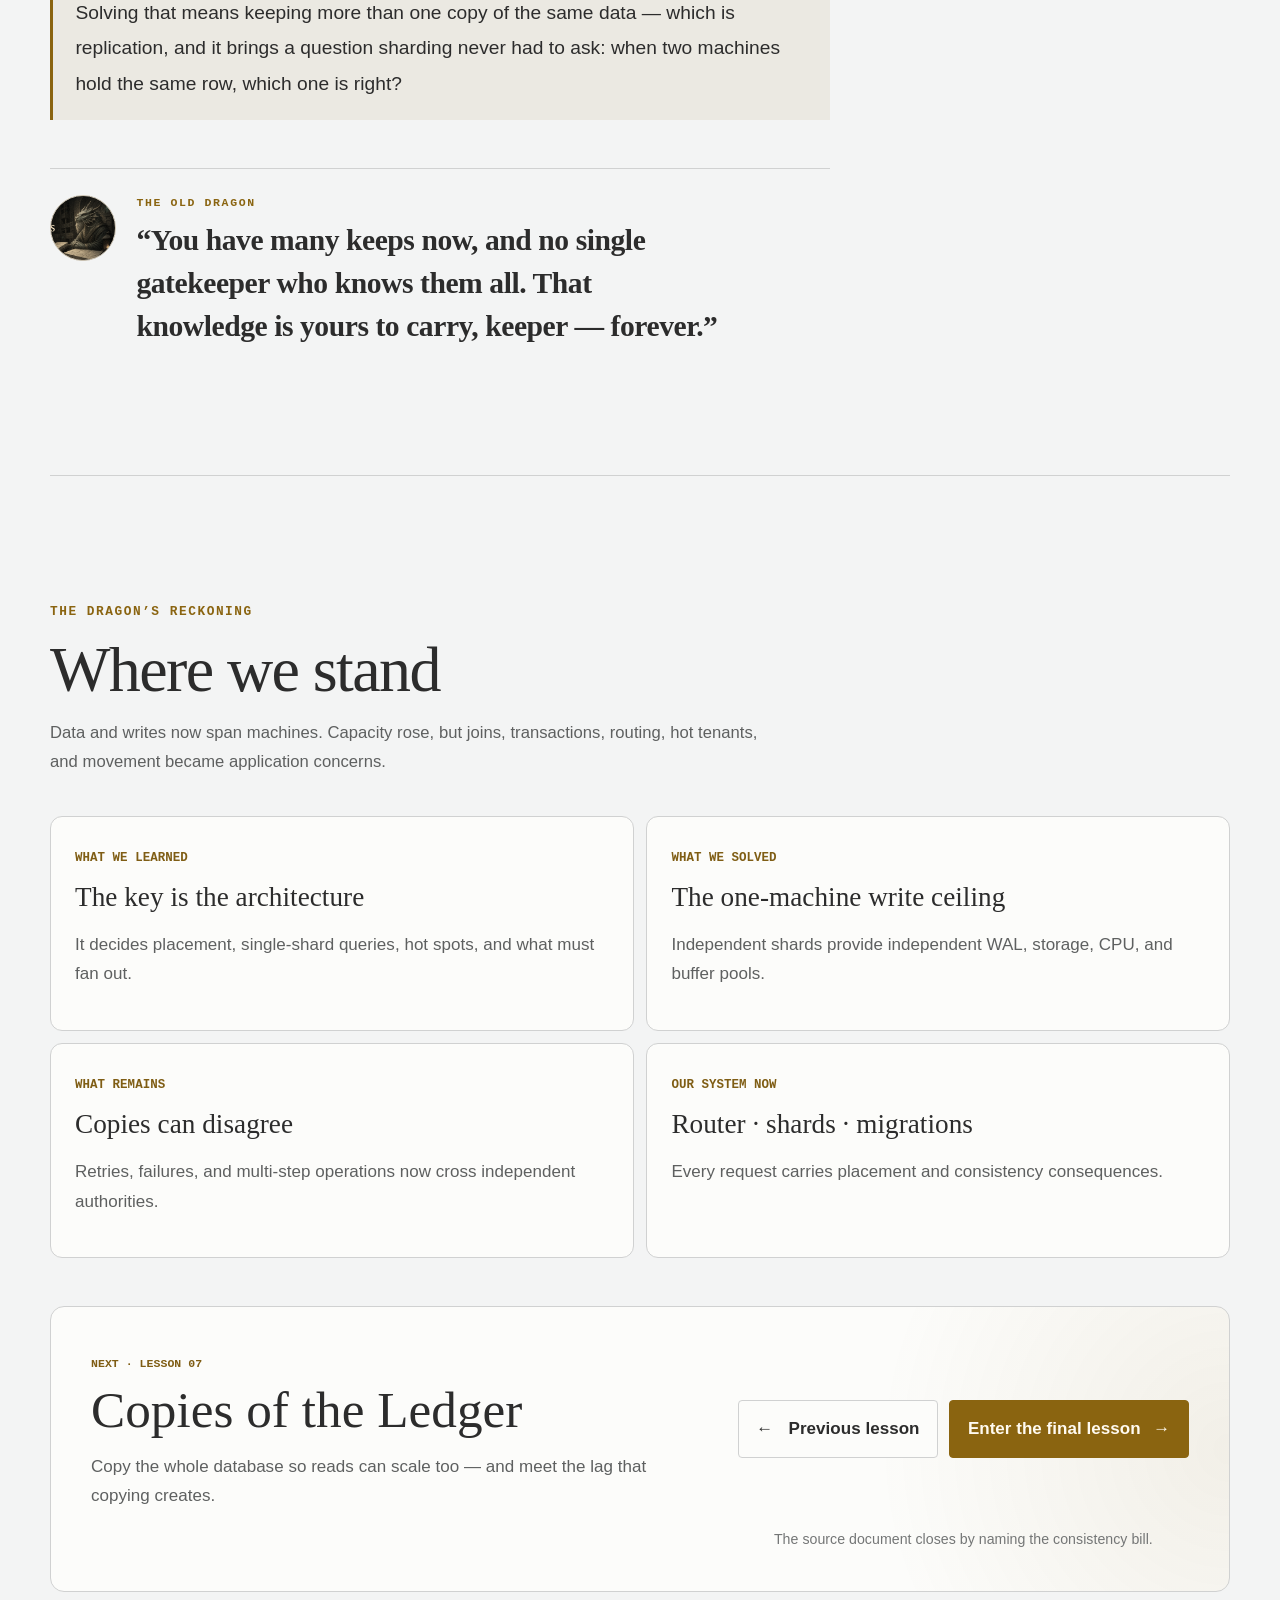
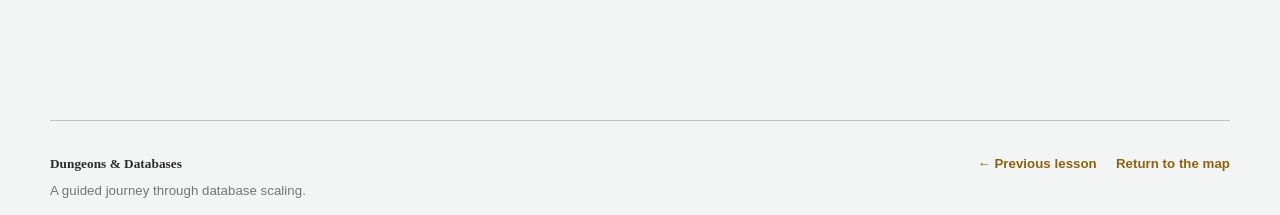
<file: lessons/lesson-06-across-many-keeps/index.html>
<!doctype html>
<html lang="en" data-theme="dark">
  <head>
    <meta charset="UTF-8" />
    <meta name="viewport" content="width=device-width, initial-scale=1.0" />
    <meta name="description" content="Learn shard keys, routing, fan-out, hot tenants, global IDs, and safe rebalancing across database machines." />
    <meta name="theme-color" content="#2c2c2c" />
    <meta property="og:type" content="article" />
    <meta property="og:title" content="Across Many Keeps · Dungeons &amp; Databases" />
    <meta property="og:description" content="Sharding raises the write ceiling by dividing data—and hands routing and coordination to the application." />
    <meta property="og:url" content="https://shahbaaz12.github.io/dungeons-and-databases/lessons/lesson-06-across-many-keeps/" />
    <meta name="twitter:card" content="summary" />
    <meta name="twitter:title" content="Across Many Keeps · Dungeons &amp; Databases" />
    <meta name="twitter:description" content="Choose a shard key and learn the cost of many database machines." />
    <title>Lesson 06 · Across Many Keeps · Dungeons &amp; Databases</title>
    <link rel="stylesheet" href="../../styles.css?v=20260823n" />
    <link rel="stylesheet" href="../lesson-shared.css?v=20260824b" />
    <link rel="stylesheet" href="../lesson-reading.css?v=20260824c" />
    <link rel="stylesheet" href="./lesson.css?v=20260823d" />
    <script src="../../site.js?v=20260823l" defer></script>
  </head>
  <body>
    <a class="skip-link" href="#lesson-content">Skip to the lesson</a>
    <header class="site-header lesson-header">
      <a class="brand" href="../../index.html" aria-label="Return to Dungeons and Databases home"><span class="brand-mark" aria-hidden="true"><b>D</b><span>&amp;</span><b>D</b></span><span class="brand-copy"><strong>Dungeons &amp; Databases</strong><small>Split the Realm</small></span></a>
      <div class="header-actions"><span class="lesson-badge">Lesson 06</span><span class="lesson-header-name">Beyond one keep</span><button class="theme-toggle" type="button" data-theme-toggle aria-label="Switch to light theme"><span class="theme-toggle-icon" data-theme-icon aria-hidden="true"></span><span data-theme-label>Light</span></button></div>
    </header>

    <main id="lesson-content">
      <section class="lesson-hero section-shell">
        <div class="lesson-hero-copy">
          <p class="eyebrow">Lesson 06 · Beyond one keep</p>
          <h1>Split the data. Inherit the map.</h1>
          <p>
            Sharding places different rows on different database machines. It is the first tool in this journey
            that creates independent write paths—and the first that makes routing part of every query.
          </p>
          <div class="lesson-tags" aria-label="Lesson concepts"><span>Shard keys</span><span>Routing</span><span>Fan-out</span><span>Rebalancing</span></div>
        </div>
        <aside class="dragon-counsel compact" aria-labelledby="opening-counsel">
          <div class="dragon-counsel-avatar" aria-hidden="true"><img src="../../public/og.png" alt="" width="1672" height="941" decoding="async" fetchpriority="high" /></div>
          <div><p class="eyebrow">The Dragon’s Counsel</p><blockquote id="opening-counsel">“You may build more keeps, keeper. Each will need its own foundation — and you, its gatekeeper.”</blockquote><p>The scribes asked for this in your first lesson. They were not wrong. They were early.</p></div>
        </aside>
      </section>

      <article class="lesson-reading">
        <section class="reading-section" aria-labelledby="left-title">
          <p class="chapter-number">01 · Where partitioning left you</p>
          <h2 id="left-title">The data was divided. The machine was not.</h2>
          <p>
            Sixty partitions. A query for last month opens one of them and ignores the rest. Retention is a
            <code>DROP</code>. Maintenance runs piece by piece.
          </p>
          <p>
            Now look at what those sixty pieces have in common. They share one buffer pool. One write-ahead
            log. One CPU. One disk. One <code>fsync</code> queue. Splitting the table changed how much data
            each <em>operation</em> had to consider &#8212; it did not change what those operations were
            running <strong>on</strong>.
          </p>

          <h3>What if each piece had its own?</h3>
          <p>
            Not just its own file &#8212; its own memory, its own CPU, its own disk, its own log. Pieces that
            do not queue behind each other, because there is nothing shared left to queue for.
          </p>
          <p>
            That question is sharding.
          </p>
          <p>
            <strong>Sharding splits your data across several independent databases, each owning a different
            subset of the rows and serving it with its own hardware.</strong>
          </p>
          <p>
            The column whose value decides which machine a row lives on is the <strong>shard key</strong>.
            Shard <code>orders</code> by <code>customer_id</code> and every row for customer 84217 lives on one
            machine &#8212; every read and every write for that customer goes there and nowhere else.
          </p>
          <p>
            One practical difference before going further: there is no <code>CREATE TABLE ... SHARD BY</code>.
            PostgreSQL has no built-in sharding. You are either running four separate databases and routing
            between them in your application, or adopting something that does it for you &#8212; Citus, Vitess,
            or a managed equivalent.
          </p>
          <p>
            That is not a footnote.
            <mark class="quiet-highlight">Partitioning is a schema decision. Sharding is an architecture.</mark>
          </p>
        </section>

        <section class="reading-section" aria-labelledby="writes-title">
          <p class="chapter-number">02 · The one thing that improves writes</p>
          <h2 id="writes-title">Reads can be made smaller. Writes cannot.</h2>
          <p>
            Everything so far has made <em>reads</em> cheaper. Indexes cut the pages a query touches.
            Partitions remove whole regions from consideration. Even lesson 04 was about understanding write
            cost, not reducing it.
          </p>
          <p>
            None of them raised the write ceiling, and that is not an oversight.
          </p>
          <p>
            A read can be narrowed until it touches almost nothing &#8212; find the row, read the page, done.
            But every write has to be durable. It goes into the same log, gets flushed by the same disk, on the
            same machine, in the same queue. You can make a write <em>cheaper</em> by dropping an index. You
            cannot make it go somewhere else.
          </p>
          <p>
            So on one machine there is a hard ceiling on commits per second, and no amount of reorganising the
            data moves it. Sixty partitions do not give a server a second core.
          </p>

          <p class="transition-callout">
            Sharding is the first thing here that changes the denominator:
            <strong>it increases the total resources available to the database, and it is the only technique in
            this course that raises the write ceiling.</strong>
          </p>

          <p>
            Four shards means four write-ahead logs accepting commits, four buffer pools, four CPUs, four
            disks. It multiplies roughly linearly &#8212; four shards is about four times the write capacity,
            eight is about eight.
          </p>
          <p>
            That is the whole reason to accept everything it costs, and the rest of this lesson is that cost.
          </p>
        </section>

        <section class="reading-section" aria-labelledby="pays-title">
          <p class="chapter-number">03 · Where it pays</p>
          <h2 id="pays-title">Five problems only more machines can solve.</h2>

          <h3>1. Write throughput beyond one machine</h3>
          <p>
            The case sharding exists for. Orders arrive faster than one server can commit them. The indexes are
            right, the partitions prune, the reports are quick &#8212; and the machine is still saturated,
            because every insert queues for the same <code>fsync</code> on the same disk.
          </p>
          <p>
            Nothing on that machine will help. Four shards give you four independent commit paths, and the
            queue divides. Worth stating precisely: <strong>if reads are your problem, sharding is an expensive
            way to solve something an index or a partition would have handled.</strong> It earns its cost only
            when writes are what ran out.
          </p>

          <h3>2. A working set larger than any single machine&#8217;s RAM</h3>
          <p>
            Partitioning shrinks the hot slice so it fits in memory. But if your genuinely hot data &#8212; the
            rows queried constantly, right now &#8212; exceeds the RAM of the largest machine you can buy,
            partitioning has nothing left to give. It cannot add a gigabyte.
          </p>
          <p>
            Sharding can. Four machines hold a quarter of the data each and bring their own memory, so total
            buffer pool multiplies while the per-machine working set shrinks. You gain twice.
          </p>

          <h3>3. Data larger than one machine&#8217;s disk</h3>
          <p>
            The simplest case, and the least interesting once you see it. At some point the dataset does not
            fit on one server. Sharding is how a database outgrows a single disk without moving to a different
            kind of system entirely.
          </p>

          <h3>4. Isolating a large or noisy tenant</h3>
          <p>
            In a multi-tenant system, one customer eventually becomes a problem &#8212; a third of the traffic,
            or a workload that evicts everyone else&#8217;s pages from the buffer pool.
          </p>
          <p>
            With directory-based routing you can move that tenant onto a shard of their own. Their heavy
            queries stop affecting everyone else, and you can size their machine differently. This is a real,
            common reason to shard that has nothing to do with total volume.
          </p>

          <h3>5. Placing data geographically</h3>
          <p>
            Shards do not have to live in the same place. European customers on European infrastructure, US
            customers on US infrastructure, routed by the same shard key. Latency improves for both, and
            data-residency requirements become a routing rule rather than a separate system.
          </p>
        </section>

        <section class="reading-section" aria-labelledby="key-title">
          <p class="chapter-number">04 · The shard key</p>
          <h2 id="key-title">A query must carry it, or it goes to every machine.</h2>
          <p>
            You met this rule with partitions, and it applies here with more force. A partition only prunes if
            you filter on the partition key. A shard can only be targeted if the query carries the shard key.
          </p>
          <p>
            Same rule, one scale up — and the penalty has grown from opening every partition, to sending a
            request to every machine you own.
          </p>

          <h3>A workable key needs three things</h3>
          <ul class="read-paths">
            <li>
              <strong>Many distinct values</strong>, enough to spread across the shards you will eventually
              have &#8212; not just the ones you have today.
            </li>
            <li>
              <strong>Even spread</strong>, so no single value owns a large share of the rows or the traffic.
            </li>
            <li>
              <strong>Presence in your common queries</strong>, or they fan out to all of them.
            </li>
          </ul>
          <p>
            These pull against each other. A random UUID distributes flawlessly and aligns with nothing. A
            <code>tenant_id</code> aligns with every query in a SaaS application and distributes terribly the
            moment one customer grows. Resolving that tension <em>is</em> the design work.
          </p>

          <h3>How keys map to machines</h3>
          <ul class="read-paths">
            <li>
              <strong>Range</strong> &#8212; shard 1 takes A&#8211;F, shard 2 takes G&#8211;M. Ordered scans stay
              efficient, but a sequential key sends every new row to the last shard, and you have built a
              distributed system where one machine does all the writing.
            </li>
            <li>
              <strong>Hash</strong> &#8212; <code>hash(key) mod N</code>. Spreads beautifully until you change
              N. Going from four shards to five re-maps roughly three quarters of your rows, all of which must
              move while the system serves traffic. Not wrong on the day you build it; wrong on the day you
              grow.
            </li>
            <li>
              <strong>Consistent hashing</strong> &#8212; keys and shards both placed on a ring, each key
              belonging to the next shard clockwise. Adding a shard moves only about 1/N of the keys. This
              exists specifically to fix the problem above.
            </li>
            <li>
              <strong>Directory</strong> &#8212; an explicit lookup table recording where each key lives. Costs
              more and becomes a critical dependency, but it is the only option that lets you move one
              particular customer. Common in real multi-tenant systems for exactly that reason.
            </li>
          </ul>
        </section>

        <section class="reading-section" aria-labelledby="give-title">
          <p class="chapter-number">05 · What you give up</p>
          <h2 id="give-title">One database gave you guarantees you never had to think about.</h2>
          <p>
            Four cannot, because nothing sits above them that understands all four.
          </p>

          <ul class="read-paths">
            <li>
              <strong>Queries without the shard key go everywhere.</strong> They must be sent to every shard and
              combined, so your answer arrives no faster than the <em>slowest</em> machine. Occasional slowness
              anywhere becomes routine slowness for you.
            </li>
            <li>
              <strong>Joins across shards stop working.</strong> A database can join two tables in one file. It
              cannot join a table on one machine to a table on another. You denormalise, copy small reference
              tables to every shard, or fetch both sides and join in application memory.
            </li>
            <li>
              <strong>Transactions no longer span everything.</strong> "All or nothing" across two machines
              needs coordination that is slow and fails badly &#8212; if the coordinator dies mid-commit,
              participants hold locks waiting for a verdict that never comes. Most successful systems refuse
              the problem instead, choosing a key that keeps transactions inside one shard.
            </li>
            <li>
              <strong>Even spread is not even load.</strong> Hashing distributes rows. It knows nothing about
              traffic. Your hash function can be perfect and your cluster still lopsided.
            </li>
            <li>
              <strong>Growing means moving live data.</strong> Adding a shard is not a configuration change.
              Rows must be copied, kept in sync while both copies serve traffic, verified, and cut over without
              losing writes in the middle. Plan it before you need it, because you will need it under pressure.
            </li>
          </ul>

          <h3>Global uniqueness gets harder &#8212; again</h3>
          <p>
            You met a version of this with partitioning: a unique constraint had to include the partition key,
            because each partition&#8217;s index could only enforce uniqueness locally.
          </p>
          <p>
            Sharding is that problem without the escape hatch. There is no cross-shard index at all, and
            <code>bigserial</code> cannot work because two shards would issue the same value. You need
            externally generated IDs, and the choice matters: <code>UUIDv4</code> is random, which scatters
            inserts across the B-tree and causes constant page splits, while <code>UUIDv7</code>, ULID, and
            Snowflake embed a timestamp and land together at the right edge of the index.
          </p>
        </section>

        <section class="reading-section" aria-labelledby="last-title">
          <p class="chapter-number">06 · When to shard, and what it does not fix</p>
          <h2 id="last-title">Capacity and survival are different problems.</h2>
          <p>
            Shard last. Genuinely last &#8212; it is the only tool here that raises the write ceiling, and the
            only one that is close to irreversible. Every feature you build afterwards has to respect it.
          </p>
          <p>
            The order of the work is the order of this course: fix the queries and the indexes, drop the
            indexes nobody uses, partition where the data has a natural boundary,
            <strong>buy a bigger machine</strong> &#8212; badly underrated, since a large modern server costs
            less than the engineering months sharding consumes &#8212; and only then shard.
          </p>

          <h3>And it buys capacity, not safety</h3>
          <p>
            Four machines are four things that can fail, and a shard going down takes its share of the data
            with it &#8212; not a quarter of your latency,
            <mark class="quiet-highlight">a quarter of your answers.</mark> In availability terms you have made
            things worse: there are now four ways to be partly down instead of one way to be fully up.
          </p>

          <p class="transition-callout">
            Solving that means keeping more than one copy of the same data &#8212; which is replication, and it
            brings a question sharding never had to ask: when two machines hold the same row, which one is
            right?
          </p>

          <blockquote class="dragon-line closing-line">
            <span>The Old Dragon</span>
            &#8220;You have many keeps now, and no single gatekeeper who knows them all. That knowledge is yours to
            carry, keeper &#8212; forever.&#8221;
          </blockquote>
        </section>
      </article>

      <section class="reckoning section-shell" aria-labelledby="reckoning-title">
        <div class="reckoning-intro"><p class="eyebrow">The Dragon’s Reckoning</p><h2 id="reckoning-title">Where we stand</h2><p>Data and writes now span machines. Capacity rose, but joins, transactions, routing, hot tenants, and movement became application concerns.</p></div>
        <div class="standing-grid">
          <article><span>What we learned</span><strong>The key is the architecture</strong><p>It decides placement, single-shard queries, hot spots, and what must fan out.</p></article>
          <article><span>What we solved</span><strong>The one-machine write ceiling</strong><p>Independent shards provide independent WAL, storage, CPU, and buffer pools.</p></article>
          <article><span>What remains</span><strong>Copies can disagree</strong><p>Retries, failures, and multi-step operations now cross independent authorities.</p></article>
          <article><span>Our system now</span><strong>Router · shards · migrations</strong><p>Every request carries placement and consistency consequences.</p></article>
        </div>
        <div class="next-gate">
          <div><span>Next · Lesson 07</span><h3>Copies of the Ledger</h3><p>Copy the whole database so reads can scale too — and meet the lag that copying creates.</p></div>
          <div class="gate-actions"><a class="button button-secondary" href="../lesson-05-divide-the-hoard/"><b aria-hidden="true">←</b> Previous lesson</a><a class="button button-primary" href="../lesson-07-copies-of-the-ledger/">Enter the final lesson <b aria-hidden="true">→</b></a></div>
          <small>The source document closes by naming the consistency bill.</small>
        </div>
      </section>
    </main>
    <footer class="site-footer section-shell"><div><strong>Dungeons &amp; Databases</strong><p>A guided journey through database scaling.</p></div><div class="footer-links"><a href="../lesson-05-divide-the-hoard/">← Previous lesson</a><a href="../../index.html">Return to the map</a></div></footer>
  </body>
</html>
</file>
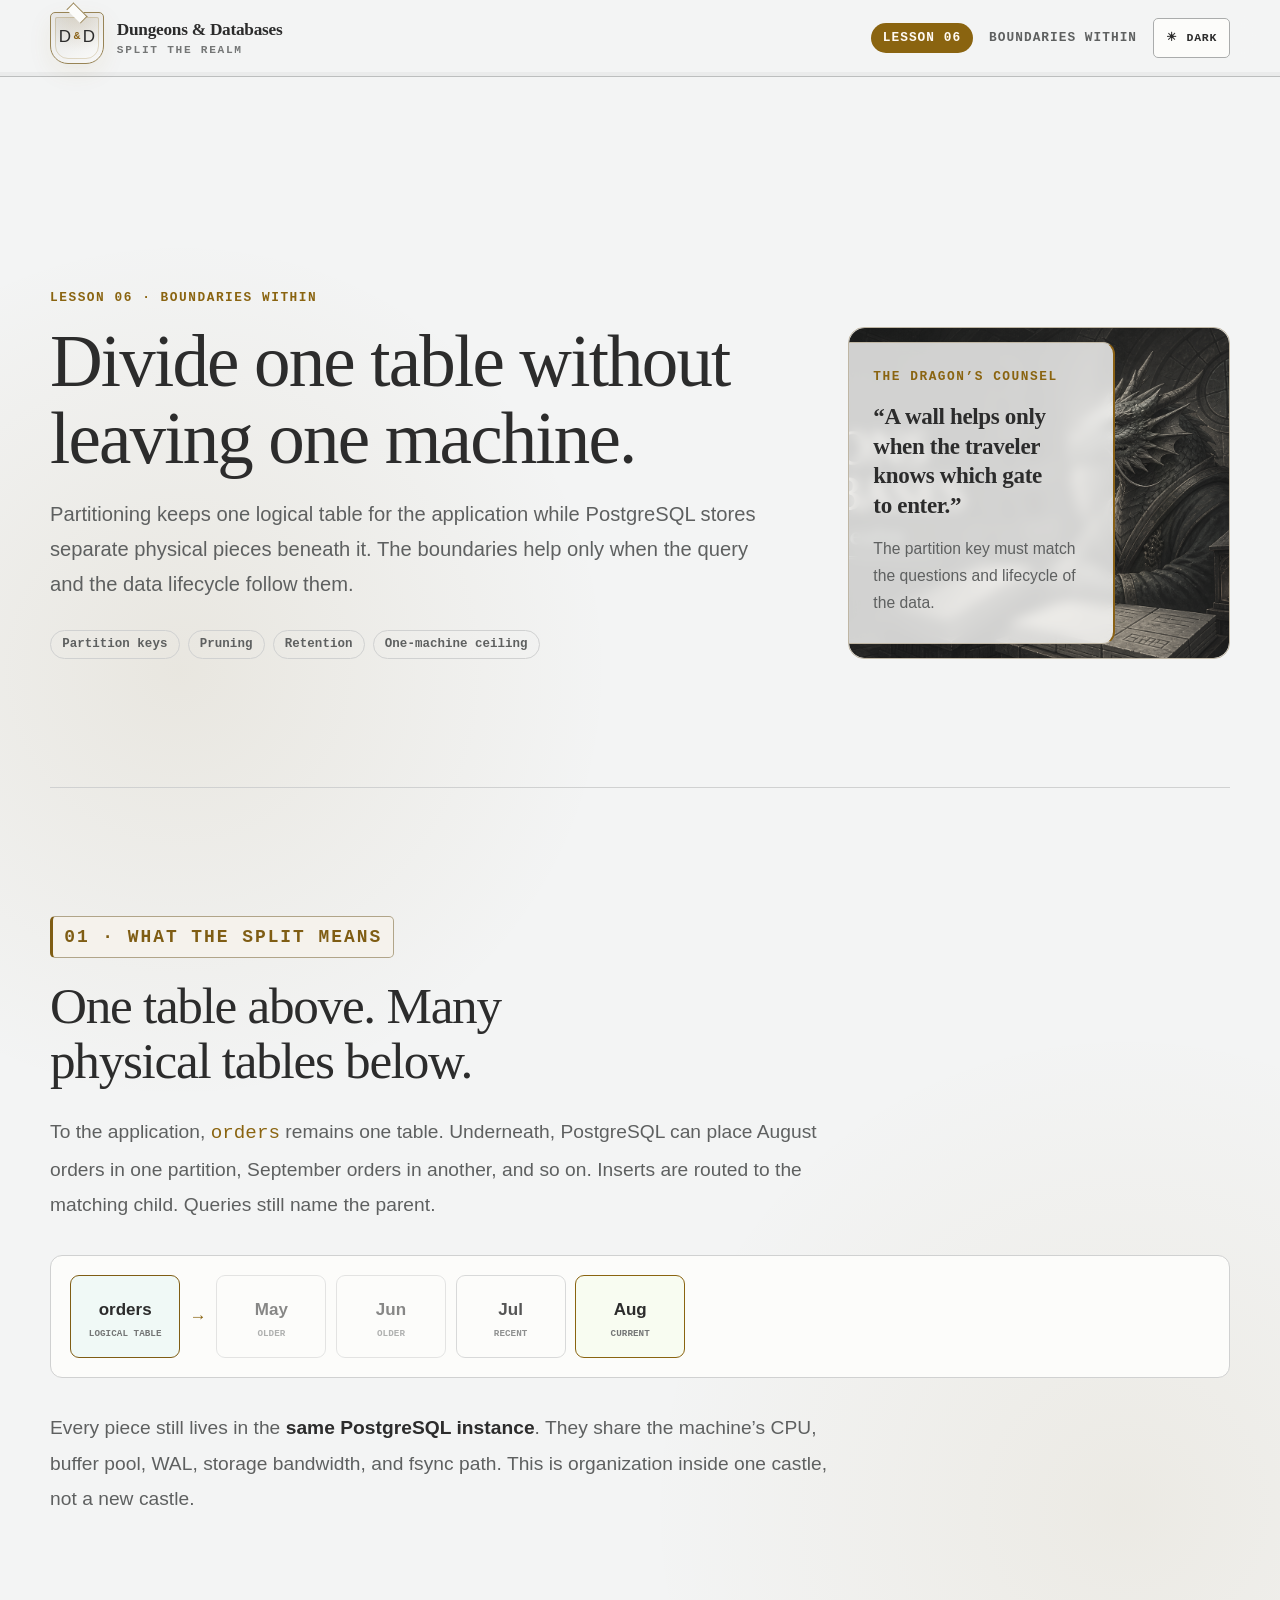
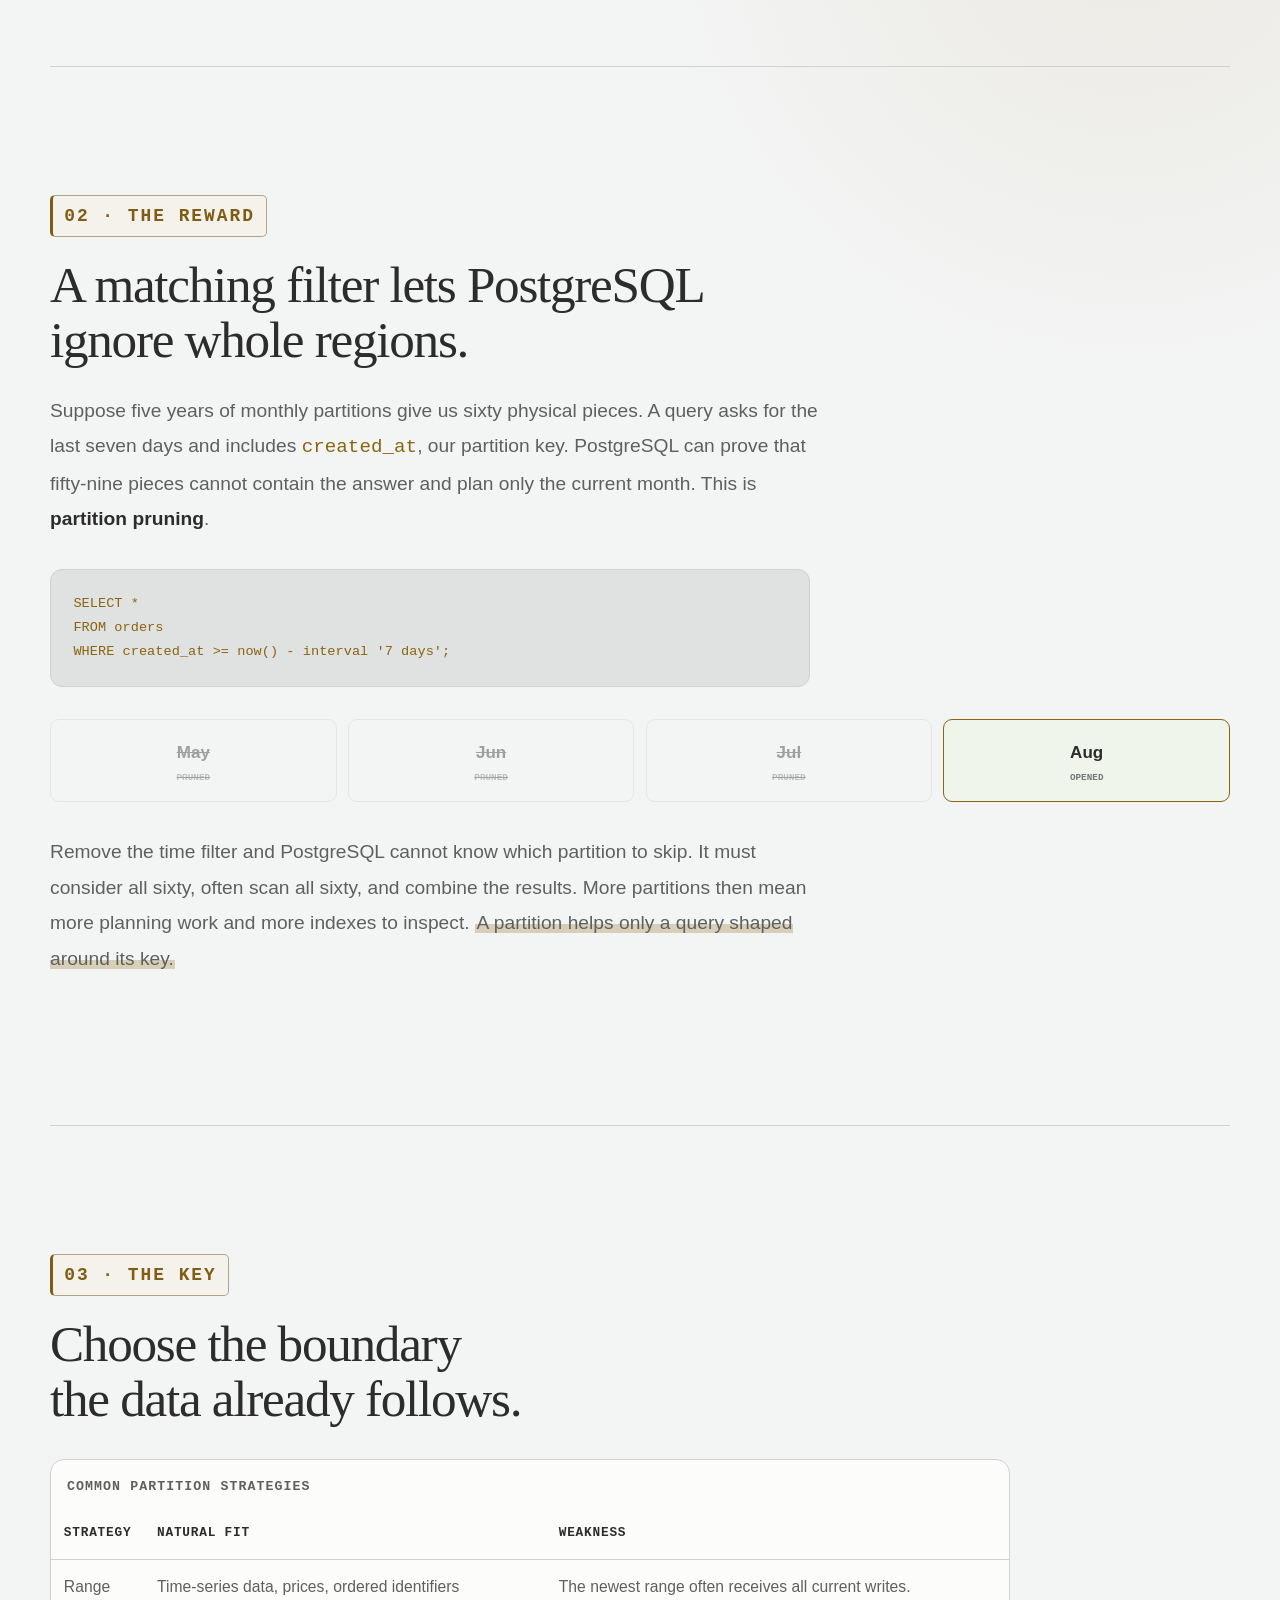
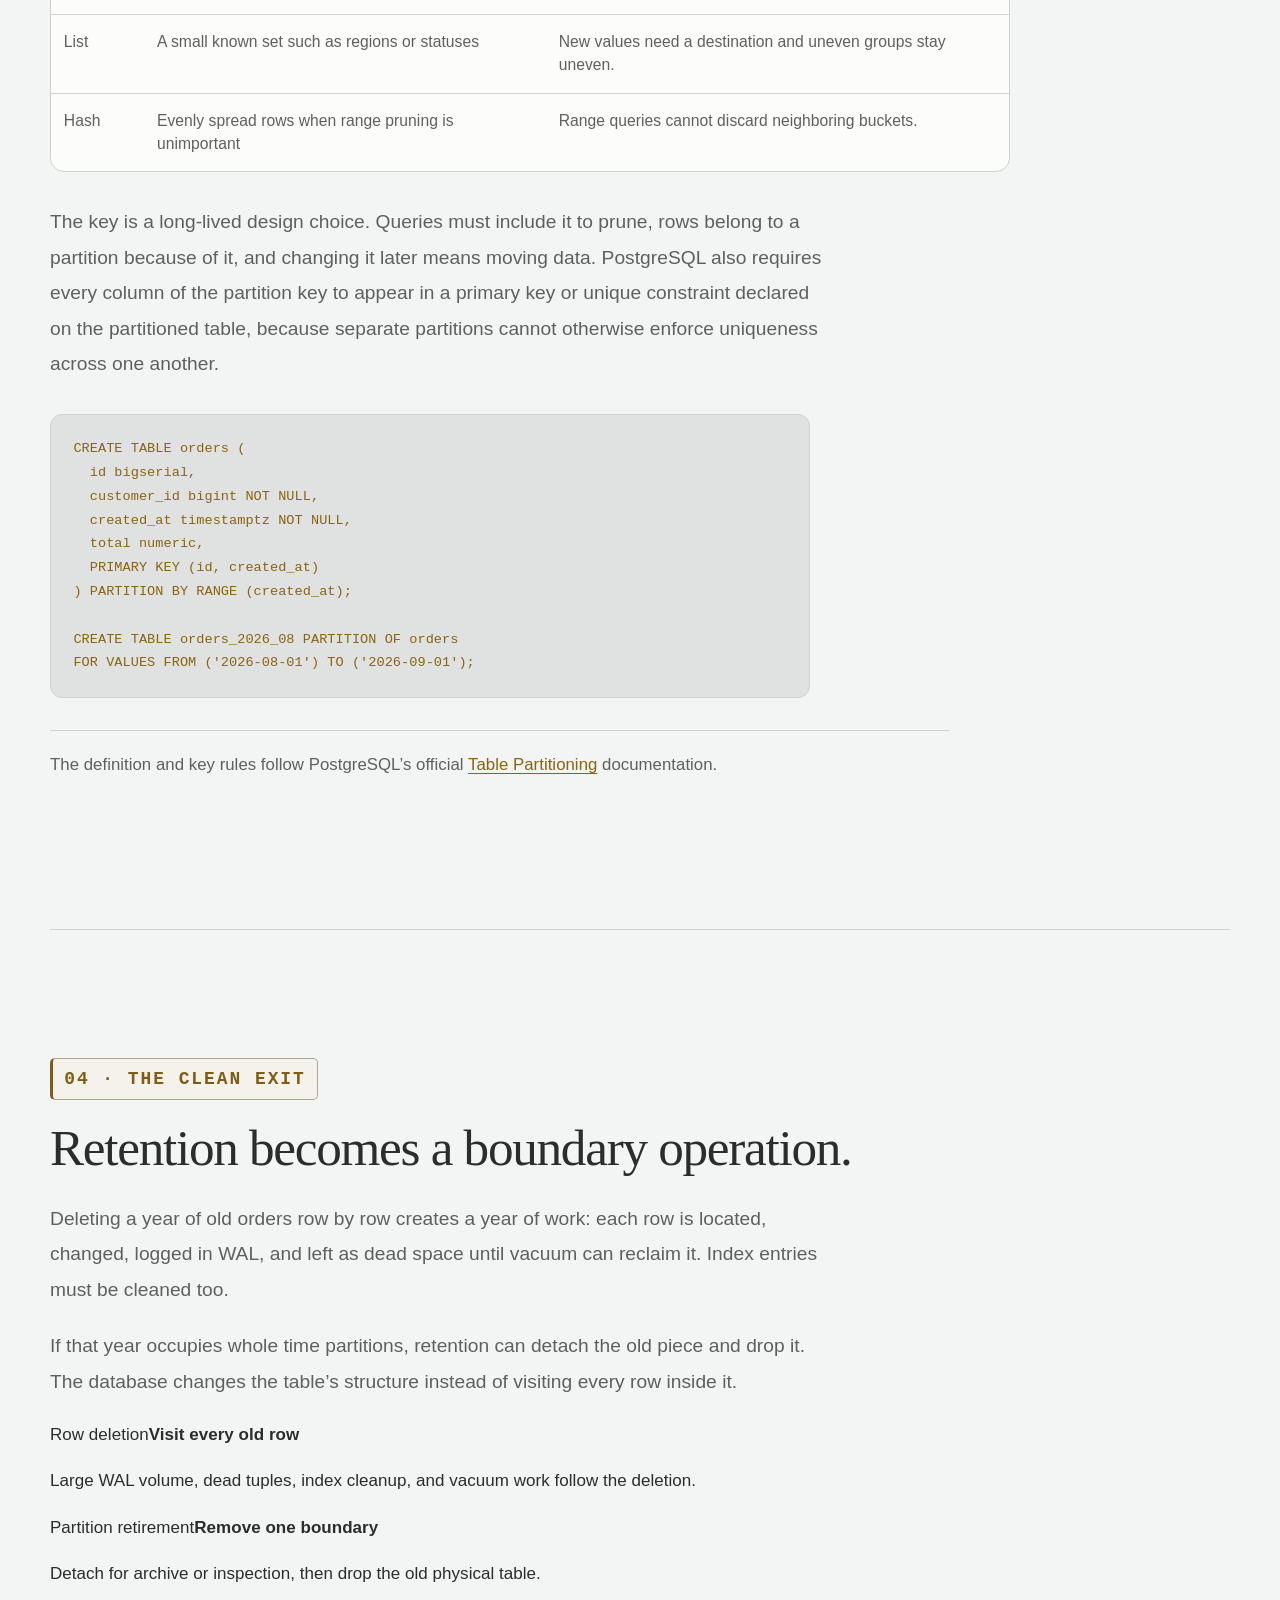
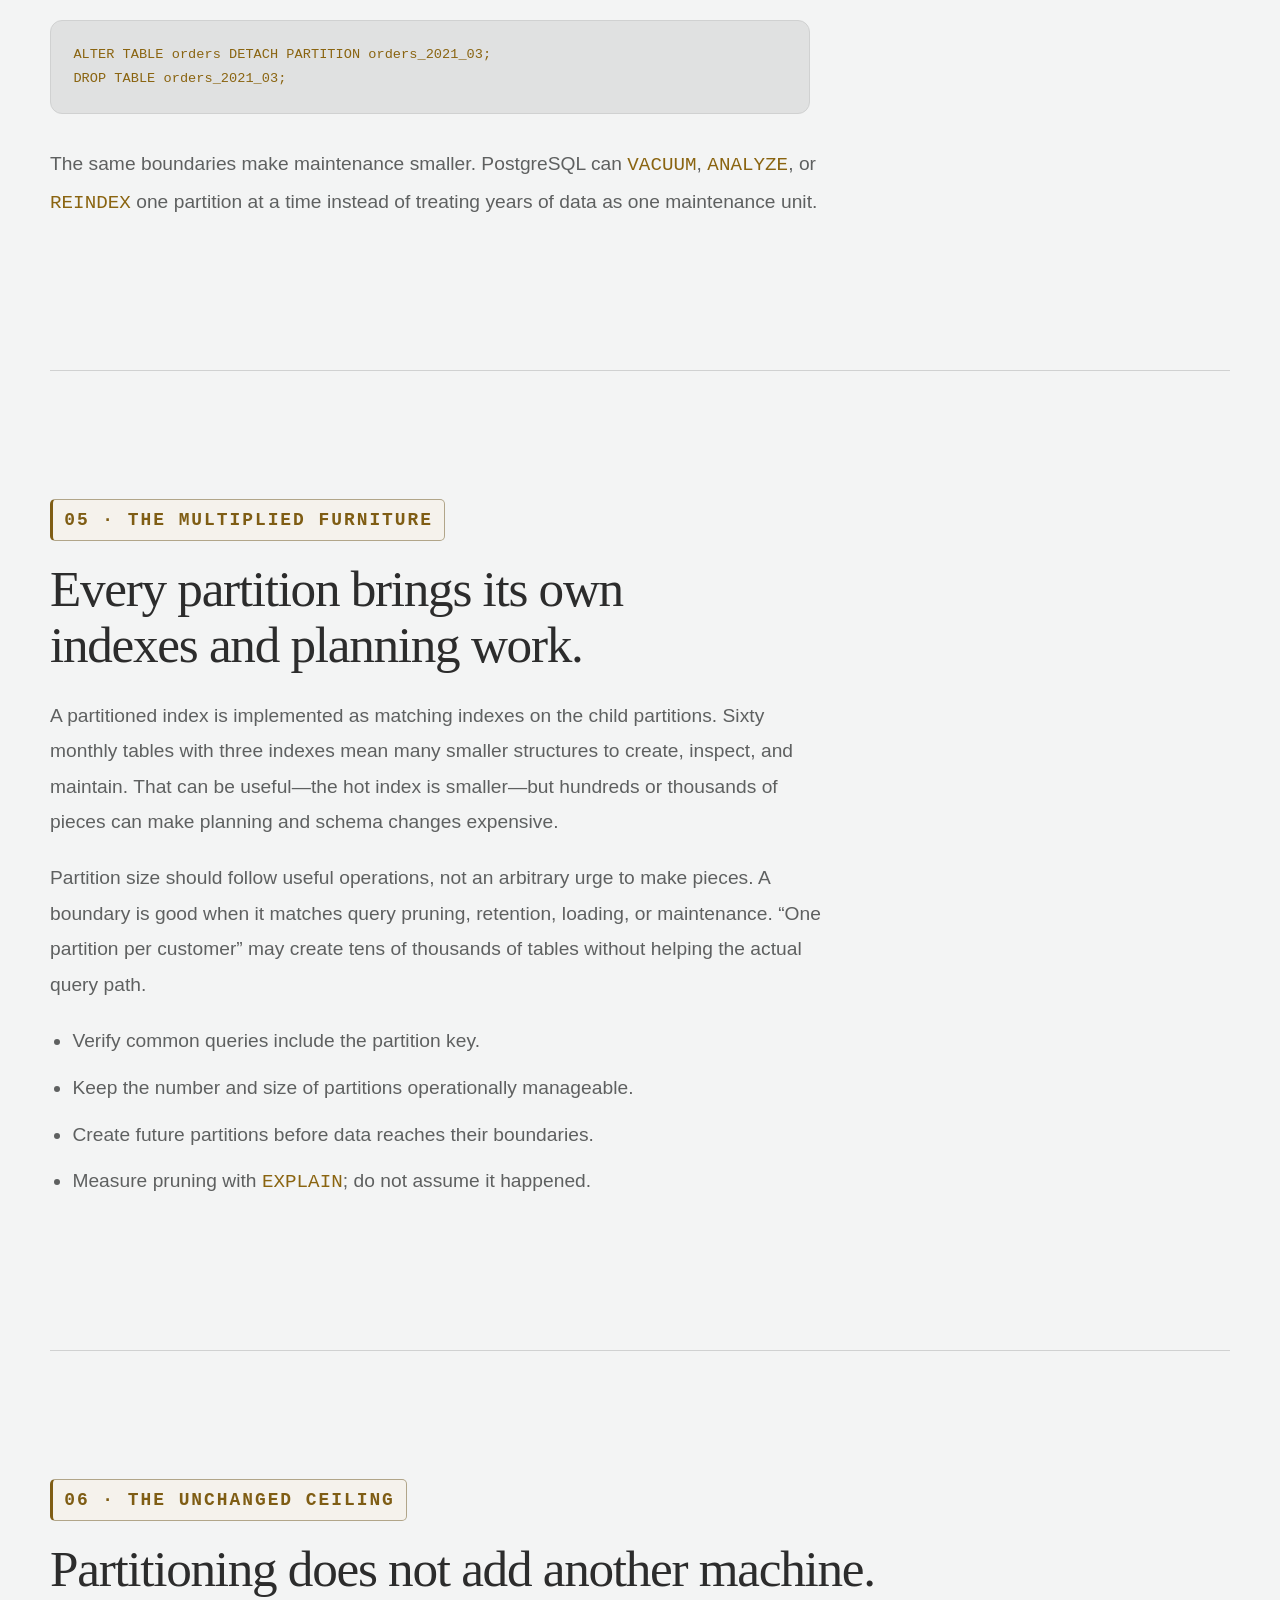
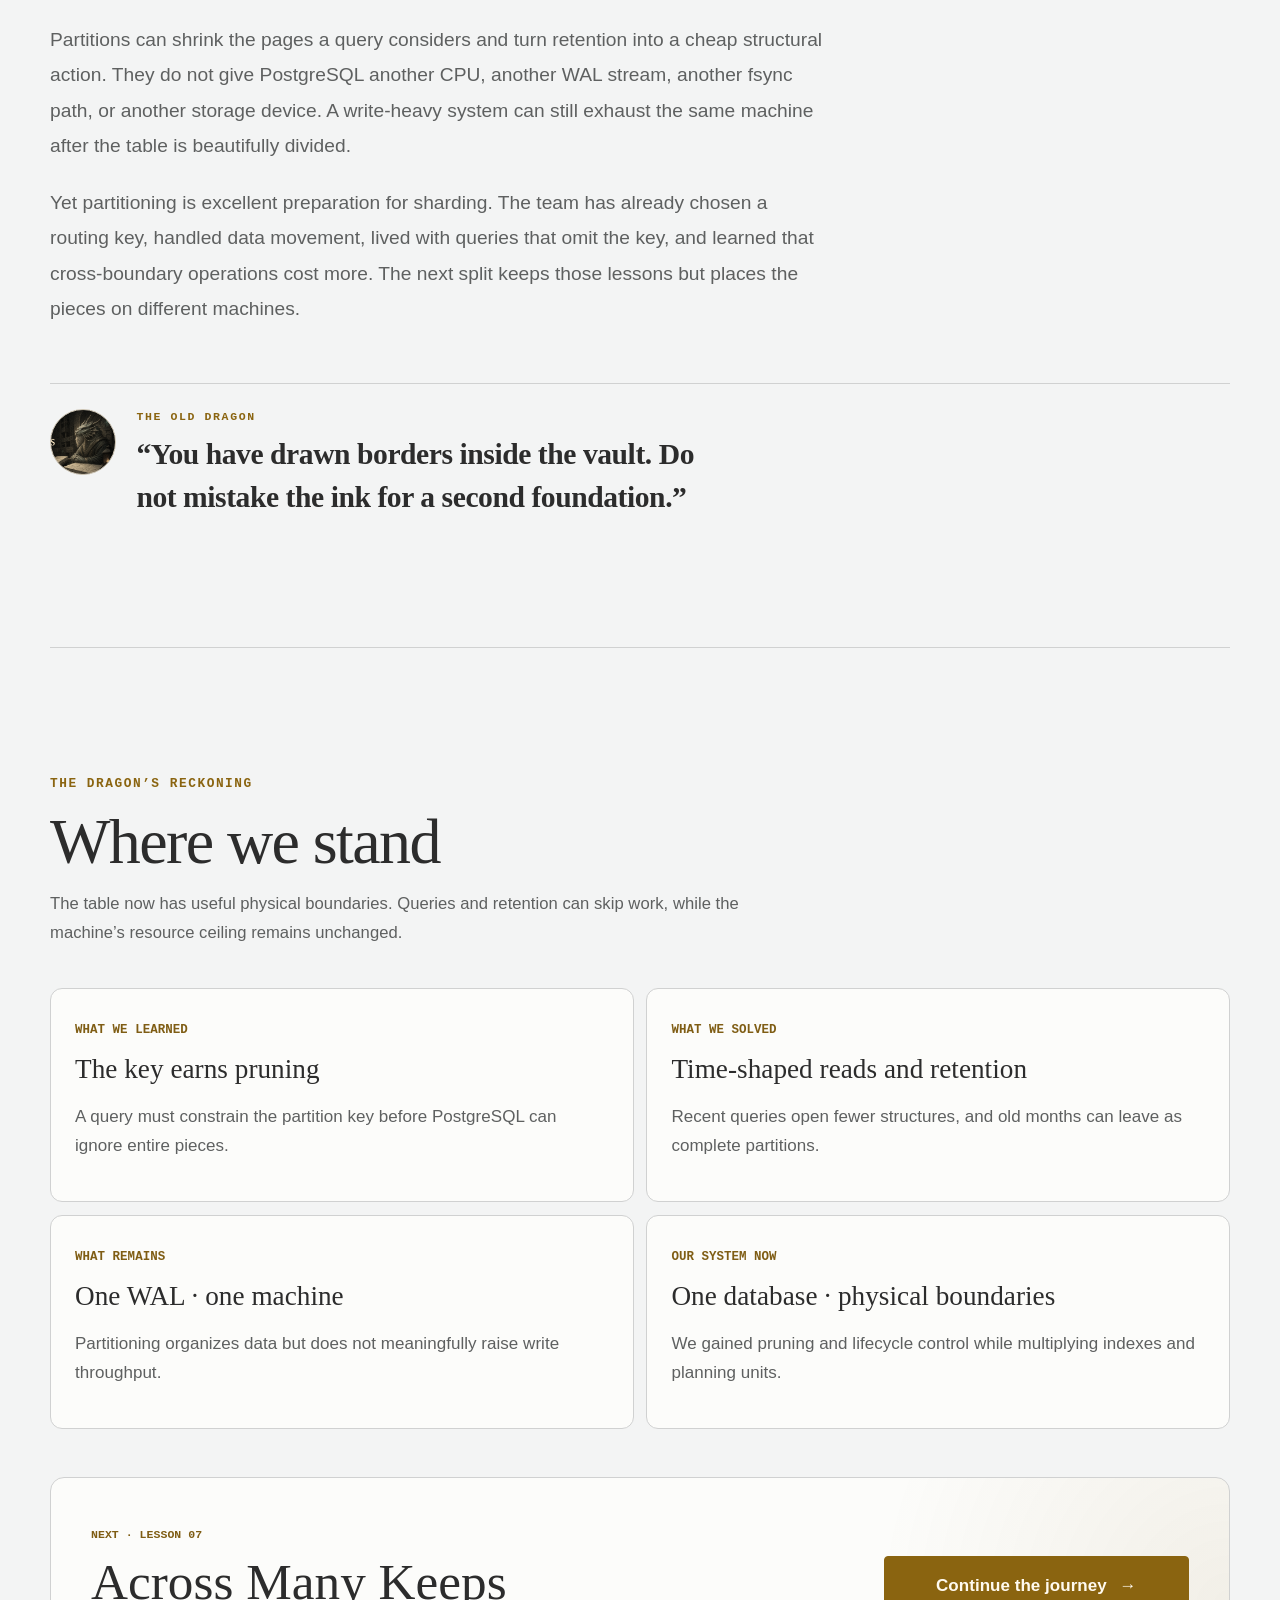
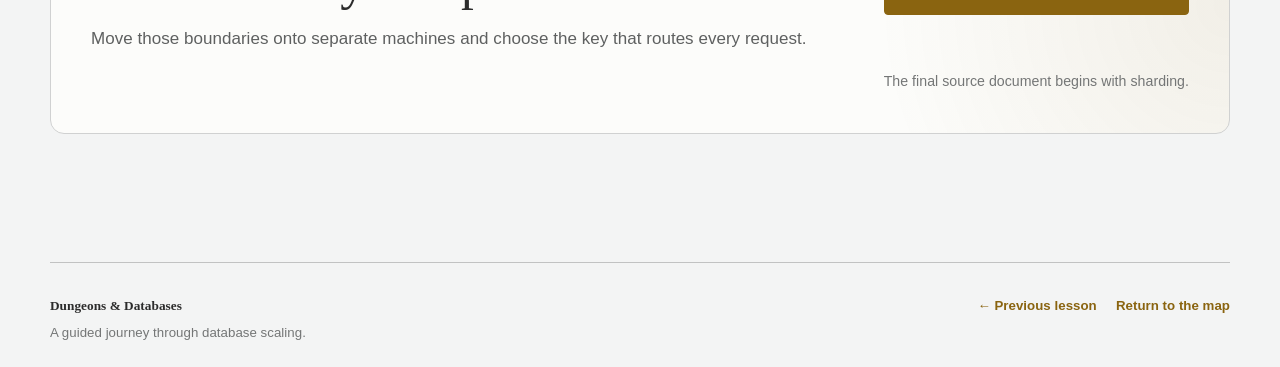
<file: lessons/lesson-06-divide-the-hoard/index.html>
<!doctype html>
<html lang="en" data-theme="dark">
  <head>
    <meta charset="UTF-8" />
    <meta name="viewport" content="width=device-width, initial-scale=1.0" />
    <meta name="description" content="Learn PostgreSQL partitioning, pruning, partition keys, retention, maintenance, and the one-machine ceiling." />
    <meta name="theme-color" content="#0b0d0c" />
    <meta property="og:type" content="article" />
    <meta property="og:title" content="Divide the Hoard · Dungeons &amp; Databases" />
    <meta property="og:description" content="Use partitions to skip regions and manage time-series data—without mistaking them for more machines." />
    <meta property="og:url" content="https://shahbaaz12.github.io/dungeons-and-databases/lessons/lesson-06-divide-the-hoard/" />
    <meta name="twitter:card" content="summary" />
    <meta name="twitter:title" content="Divide the Hoard · Dungeons &amp; Databases" />
    <meta name="twitter:description" content="Partition for pruning and lifecycle boundaries, not write scale." />
    <title>Lesson 06 · Divide the Hoard · Dungeons &amp; Databases</title>
    <link rel="stylesheet" href="../../styles.css" />
    <link rel="stylesheet" href="../lesson-shared.css" />
    <link rel="stylesheet" href="../lesson-reading.css" />
    <link rel="stylesheet" href="./lesson.css" />
    <script src="../../site.js" defer></script>
  </head>
  <body>
    <a class="skip-link" href="#lesson-content">Skip to the lesson</a>
    <header class="site-header lesson-header">
      <a class="brand" href="../../index.html" aria-label="Return to Dungeons and Databases home"><span class="brand-mark" aria-hidden="true">D<span>&amp;</span>D</span><span class="brand-copy"><strong>Dungeons &amp; Databases</strong><small>Split the Realm</small></span></a>
      <div class="header-actions"><span class="lesson-badge">Lesson 06</span><span class="lesson-header-name">Boundaries within</span><button class="theme-toggle" type="button" data-theme-toggle aria-label="Switch to light theme"><span aria-hidden="true" data-theme-icon>☀</span><span data-theme-label>Light</span></button></div>
    </header>

    <main id="lesson-content">
      <section class="lesson-hero section-shell">
        <div class="lesson-hero-copy">
          <p class="eyebrow">Lesson 06 · Boundaries within</p>
          <h1>Divide one table without leaving one machine.</h1>
          <p>
            Partitioning keeps one logical table for the application while PostgreSQL stores separate physical
            pieces beneath it. The boundaries help only when the query and the data lifecycle follow them.
          </p>
          <div class="lesson-tags" aria-label="Lesson concepts"><span>Partition keys</span><span>Pruning</span><span>Retention</span><span>One-machine ceiling</span></div>
        </div>
        <aside class="dragon-counsel compact" aria-labelledby="opening-counsel">
          <div class="dragon-counsel-avatar" aria-hidden="true"><img src="../../public/og.png" alt="" /></div>
          <div><p class="eyebrow">The Dragon’s Counsel</p><blockquote id="opening-counsel">“A wall helps only when the traveler knows which gate to enter.”</blockquote><p>The partition key must match the questions and lifecycle of the data.</p></div>
        </aside>
      </section>

      <article class="lesson-reading">
        <section class="reading-section" aria-labelledby="meaning-title">
          <p class="chapter-number">01 · What the split means</p>
          <h2 id="meaning-title">One table above. Many physical tables below.</h2>
          <p>
            To the application, <code>orders</code> remains one table. Underneath, PostgreSQL can place August
            orders in one partition, September orders in another, and so on. Inserts are routed to the matching
            child. Queries still name the parent.
          </p>
          <div class="partition-strip" aria-label="One orders table divided into monthly partitions">
            <div class="partition-parent">orders <small>logical table</small></div>
            <span aria-hidden="true">→</span>
            <div class="partition-piece cold">May<small>older</small></div>
            <div class="partition-piece cold">Jun<small>older</small></div>
            <div class="partition-piece warm">Jul<small>recent</small></div>
            <div class="partition-piece hot">Aug<small>current</small></div>
          </div>
          <p>
            Every piece still lives in the <strong>same PostgreSQL instance</strong>. They share the machine’s CPU,
            buffer pool, WAL, storage bandwidth, and fsync path. This is organization inside one castle, not a new
            castle.
          </p>
        </section>

        <section class="reading-section" aria-labelledby="pruning-title">
          <p class="chapter-number">02 · The reward</p>
          <h2 id="pruning-title">A matching filter lets PostgreSQL ignore whole regions.</h2>
          <p>
            Suppose five years of monthly partitions give us sixty physical pieces. A query asks for the last seven
            days and includes <code>created_at</code>, our partition key. PostgreSQL can prove that fifty-nine pieces
            cannot contain the answer and plan only the current month. This is <strong>partition pruning</strong>.
          </p>
          <pre class="sql-block"><code>SELECT *
FROM orders
WHERE created_at &gt;= now() - interval '7 days';</code></pre>
          <div class="pruning-row" aria-label="Only the August partition is opened">
            <span class="pruned">May<small>pruned</small></span><span class="pruned">Jun<small>pruned</small></span><span class="pruned">Jul<small>pruned</small></span><span class="opened">Aug<small>opened</small></span>
          </div>
          <p>
            Remove the time filter and PostgreSQL cannot know which partition to skip. It must consider all sixty,
            often scan all sixty, and combine the results. More partitions then mean more planning work and more
            indexes to inspect. <mark class="quiet-highlight">A partition helps only a query shaped around its key.</mark>
          </p>
        </section>

        <section class="reading-section" aria-labelledby="key-title">
          <p class="chapter-number">03 · The key</p>
          <h2 id="key-title">Choose the boundary the data already follows.</h2>
          <div class="table-wrap">
            <table>
              <caption>Common partition strategies</caption>
              <thead><tr><th>Strategy</th><th>Natural fit</th><th>Weakness</th></tr></thead>
              <tbody>
                <tr><td>Range</td><td>Time-series data, prices, ordered identifiers</td><td>The newest range often receives all current writes.</td></tr>
                <tr><td>List</td><td>A small known set such as regions or statuses</td><td>New values need a destination and uneven groups stay uneven.</td></tr>
                <tr><td>Hash</td><td>Evenly spread rows when range pruning is unimportant</td><td>Range queries cannot discard neighboring buckets.</td></tr>
              </tbody>
            </table>
          </div>
          <p>
            The key is a long-lived design choice. Queries must include it to prune, rows belong to a partition
            because of it, and changing it later means moving data. PostgreSQL also requires every column of the
            partition key to appear in a primary key or unique constraint declared on the partitioned table, because
            separate partitions cannot otherwise enforce uniqueness across one another.
          </p>
          <pre class="sql-block"><code>CREATE TABLE orders (
  id bigserial,
  customer_id bigint NOT NULL,
  created_at timestamptz NOT NULL,
  total numeric,
  PRIMARY KEY (id, created_at)
) PARTITION BY RANGE (created_at);

CREATE TABLE orders_2026_08 PARTITION OF orders
FOR VALUES FROM ('2026-08-01') TO ('2026-09-01');</code></pre>
          <p class="source-note">The definition and key rules follow PostgreSQL’s official <a href="https://www.postgresql.org/docs/current/ddl-partitioning.html">Table Partitioning</a> documentation.</p>
        </section>

        <section class="reading-section" aria-labelledby="retention-title">
          <p class="chapter-number">04 · The clean exit</p>
          <h2 id="retention-title">Retention becomes a boundary operation.</h2>
          <p>
            Deleting a year of old orders row by row creates a year of work: each row is located, changed, logged
            in WAL, and left as dead space until vacuum can reclaim it. Index entries must be cleaned too.
          </p>
          <p>
            If that year occupies whole time partitions, retention can detach the old piece and drop it. The
            database changes the table’s structure instead of visiting every row inside it.
          </p>
          <div class="comparison-grid">
            <article><span>Row deletion</span><strong>Visit every old row</strong><p>Large WAL volume, dead tuples, index cleanup, and vacuum work follow the deletion.</p></article>
            <article><span>Partition retirement</span><strong>Remove one boundary</strong><p>Detach for archive or inspection, then drop the old physical table.</p></article>
          </div>
          <pre class="sql-block"><code>ALTER TABLE orders DETACH PARTITION orders_2021_03;
DROP TABLE orders_2021_03;</code></pre>
          <p>
            The same boundaries make maintenance smaller. PostgreSQL can <code>VACUUM</code>, <code>ANALYZE</code>,
            or <code>REINDEX</code> one partition at a time instead of treating years of data as one maintenance unit.
          </p>
        </section>

        <section class="reading-section" aria-labelledby="cost-title">
          <p class="chapter-number">05 · The multiplied furniture</p>
          <h2 id="cost-title">Every partition brings its own indexes and planning work.</h2>
          <p>
            A partitioned index is implemented as matching indexes on the child partitions. Sixty monthly tables
            with three indexes mean many smaller structures to create, inspect, and maintain. That can be useful—the
            hot index is smaller—but hundreds or thousands of pieces can make planning and schema changes expensive.
          </p>
          <p>
            Partition size should follow useful operations, not an arbitrary urge to make pieces. A boundary is good
            when it matches query pruning, retention, loading, or maintenance. “One partition per customer” may
            create tens of thousands of tables without helping the actual query path.
          </p>
          <ul class="lesson-list">
            <li>Verify common queries include the partition key.</li>
            <li>Keep the number and size of partitions operationally manageable.</li>
            <li>Create future partitions before data reaches their boundaries.</li>
            <li>Measure pruning with <code>EXPLAIN</code>; do not assume it happened.</li>
          </ul>
        </section>

        <section class="reading-section" aria-labelledby="ceiling-title">
          <p class="chapter-number">06 · The unchanged ceiling</p>
          <h2 id="ceiling-title">Partitioning does not add another machine.</h2>
          <p>
            Partitions can shrink the pages a query considers and turn retention into a cheap structural action.
            They do not give PostgreSQL another CPU, another WAL stream, another fsync path, or another storage
            device. A write-heavy system can still exhaust the same machine after the table is beautifully divided.
          </p>
          <p>
            Yet partitioning is excellent preparation for sharding. The team has already chosen a routing key,
            handled data movement, lived with queries that omit the key, and learned that cross-boundary operations
            cost more. The next split keeps those lessons but places the pieces on different machines.
          </p>
          <blockquote class="dragon-line"><span>The Old Dragon</span>“You have drawn borders inside the vault. Do not mistake the ink for a second foundation.”</blockquote>
        </section>
      </article>

      <section class="reckoning section-shell" aria-labelledby="reckoning-title">
        <div class="reckoning-intro"><p class="eyebrow">The Dragon’s Reckoning</p><h2 id="reckoning-title">Where we stand</h2><p>The table now has useful physical boundaries. Queries and retention can skip work, while the machine’s resource ceiling remains unchanged.</p></div>
        <div class="standing-grid">
          <article><span>What we learned</span><strong>The key earns pruning</strong><p>A query must constrain the partition key before PostgreSQL can ignore entire pieces.</p></article>
          <article><span>What we solved</span><strong>Time-shaped reads and retention</strong><p>Recent queries open fewer structures, and old months can leave as complete partitions.</p></article>
          <article><span>What remains</span><strong>One WAL · one machine</strong><p>Partitioning organizes data but does not meaningfully raise write throughput.</p></article>
          <article><span>Our system now</span><strong>One database · physical boundaries</strong><p>We gained pruning and lifecycle control while multiplying indexes and planning units.</p></article>
        </div>
        <div class="next-gate">
          <div><span>Next · Lesson 07</span><h3>Across Many Keeps</h3><p>Move those boundaries onto separate machines and choose the key that routes every request.</p></div>
          <a class="button button-primary" href="../lesson-07-across-many-keeps/">Continue the journey <b aria-hidden="true">→</b></a>
          <small>The final source document begins with sharding.</small>
        </div>
      </section>
    </main>
    <footer class="site-footer section-shell"><div><strong>Dungeons &amp; Databases</strong><p>A guided journey through database scaling.</p></div><div class="footer-links"><a href="../lesson-05-copies-of-the-ledger/">← Previous lesson</a><a href="../../index.html">Return to the map</a></div></footer>
  </body>
</html>
</file>
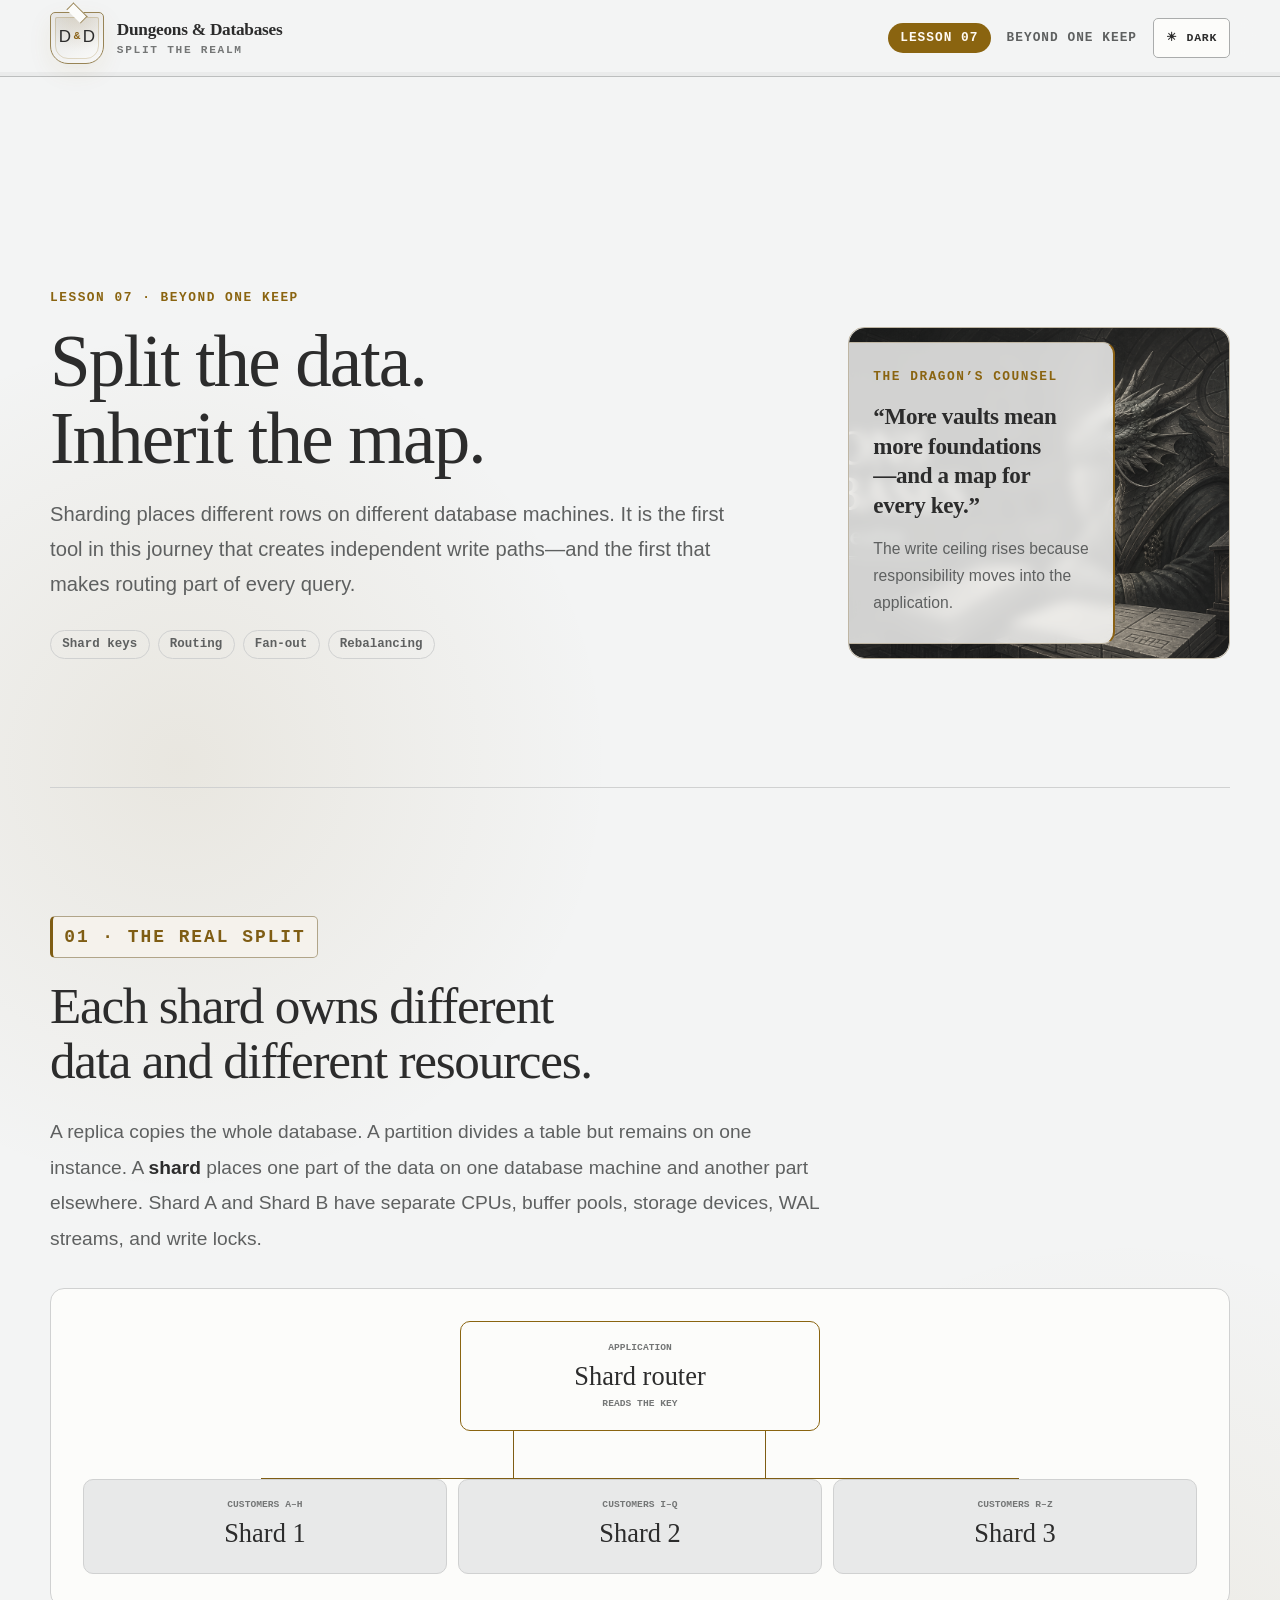
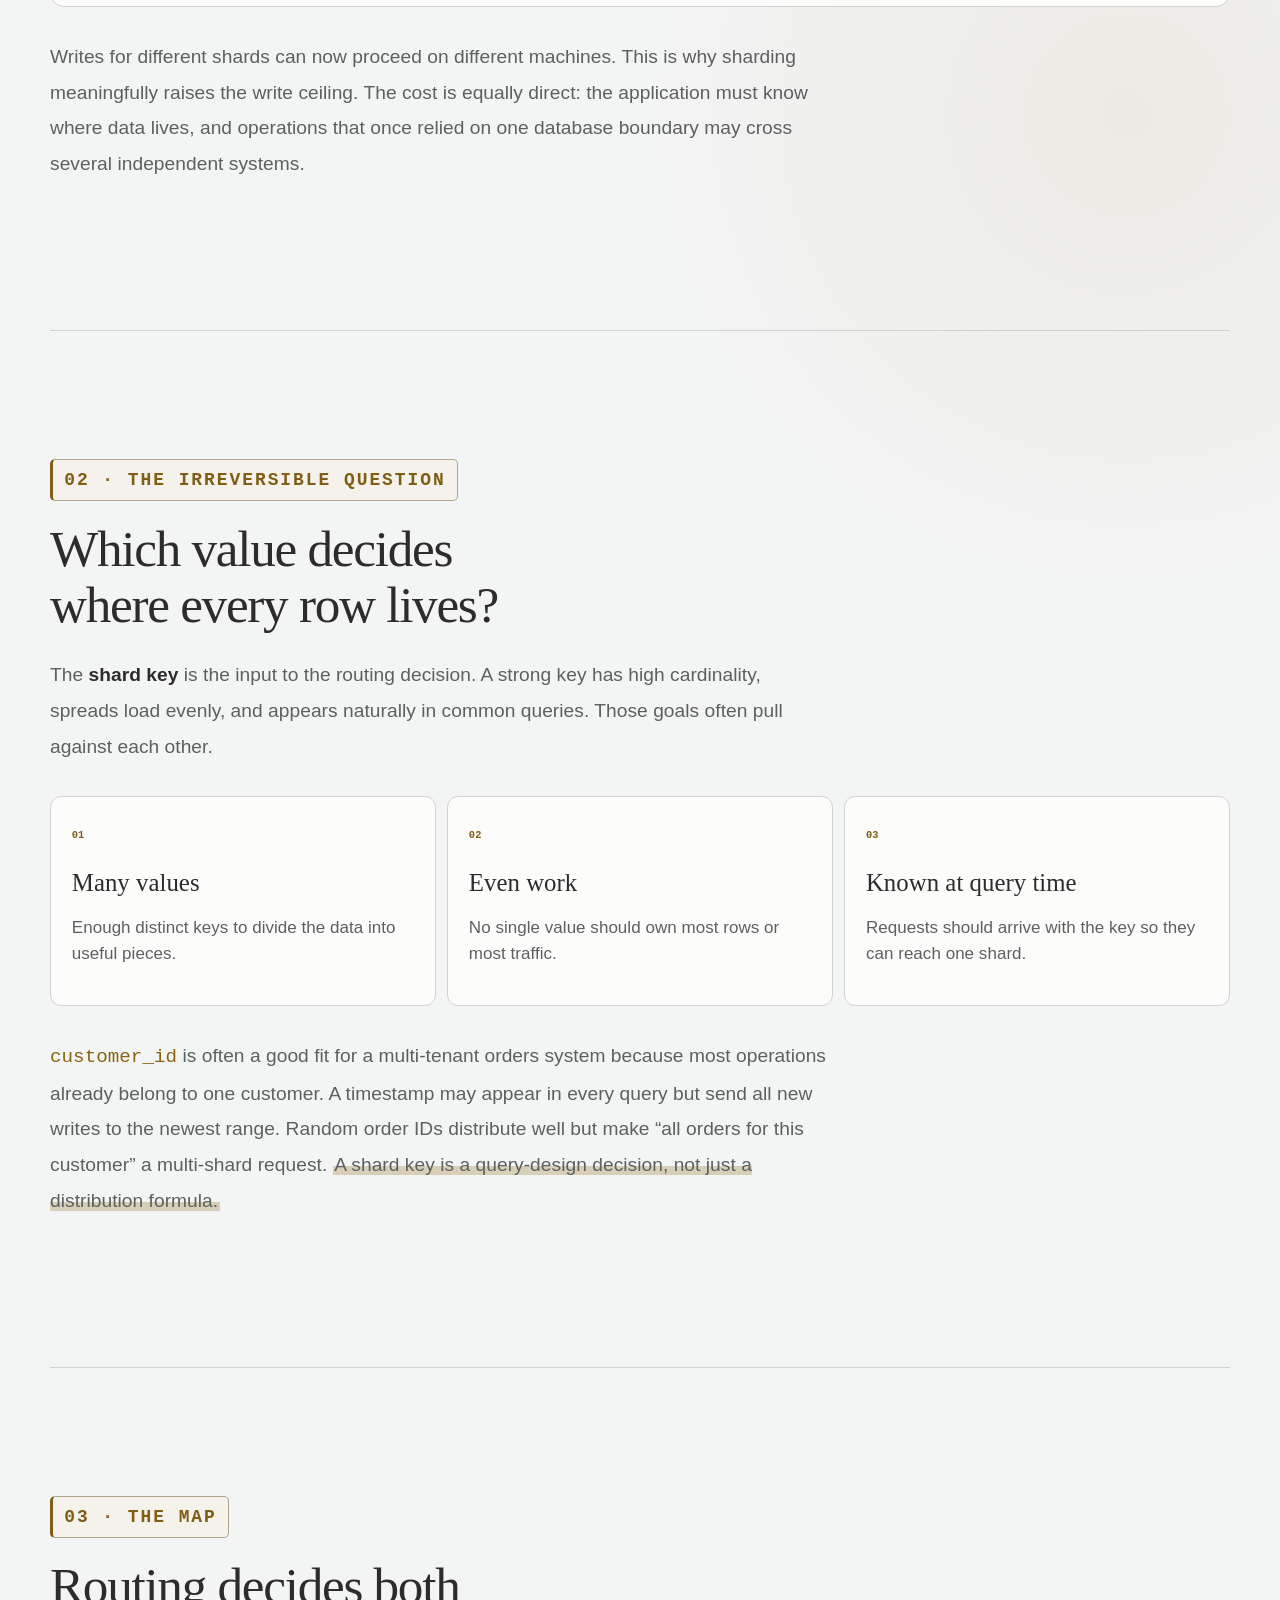
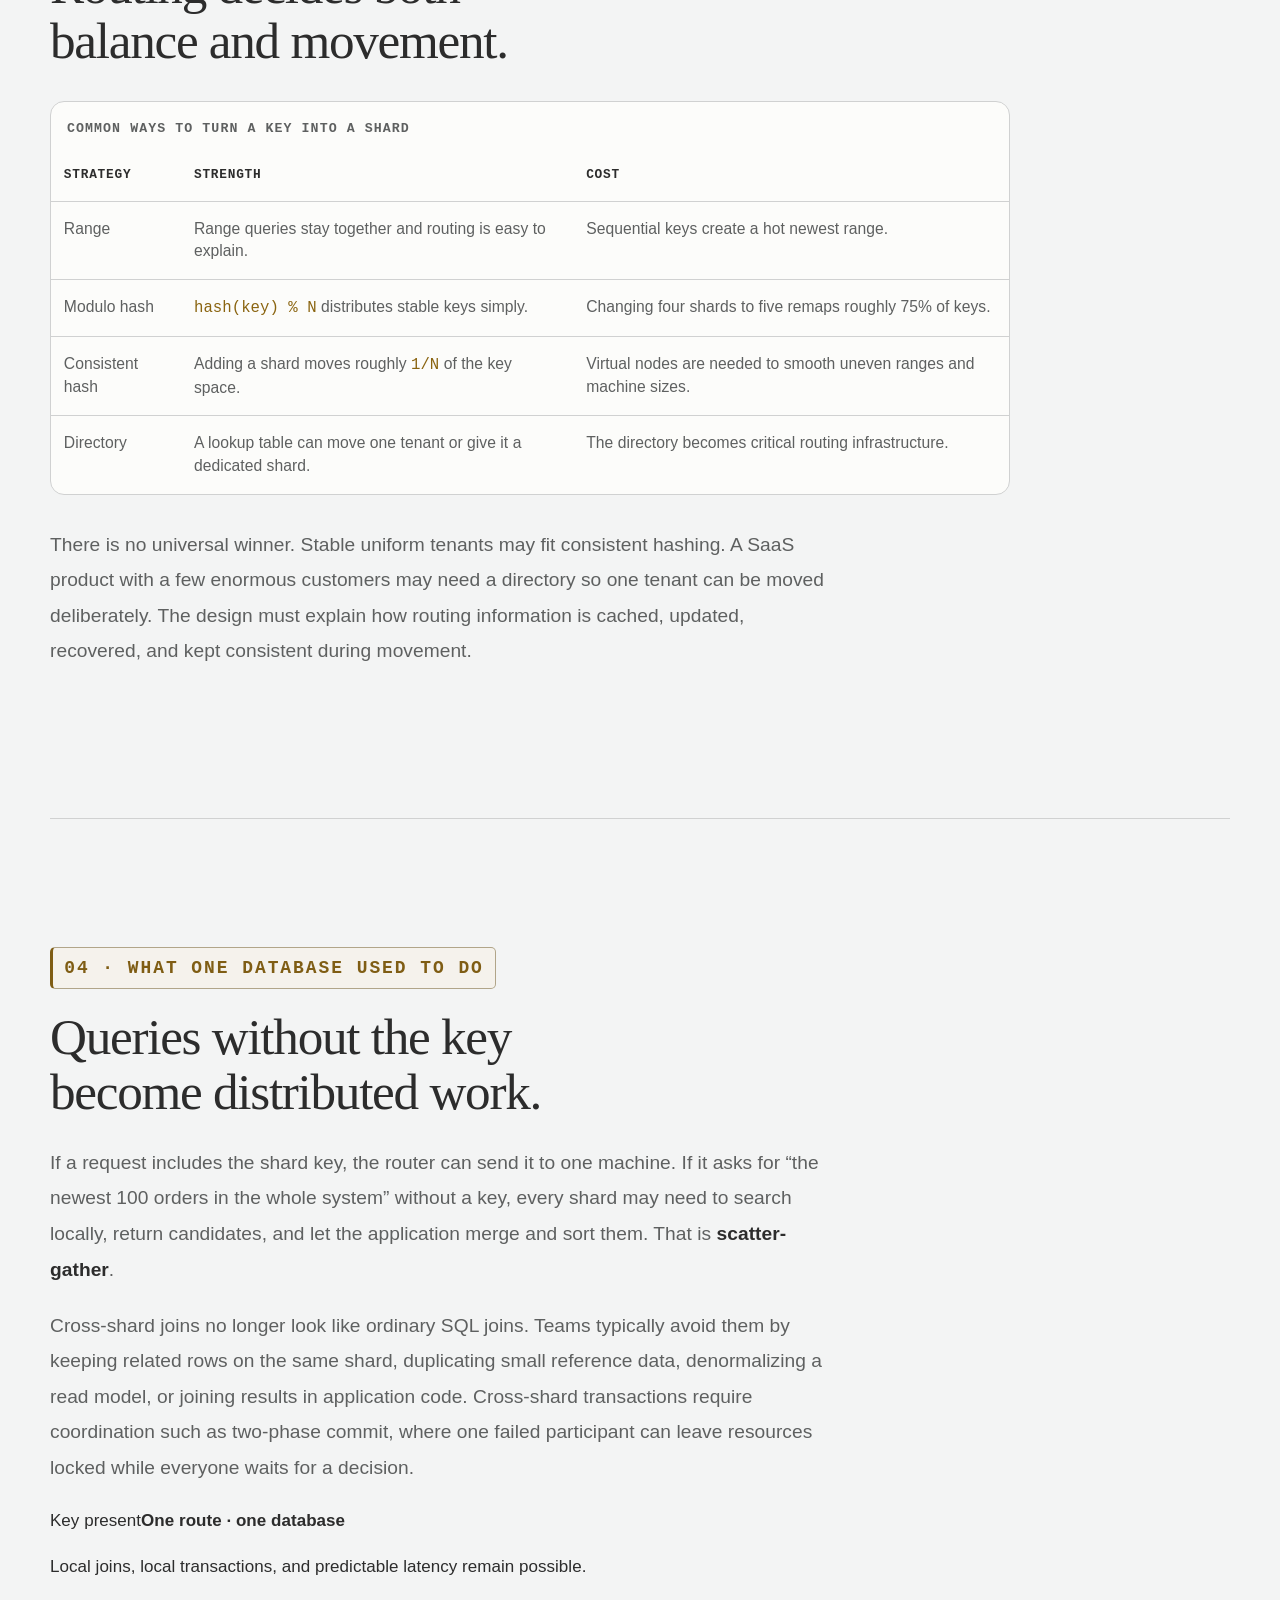
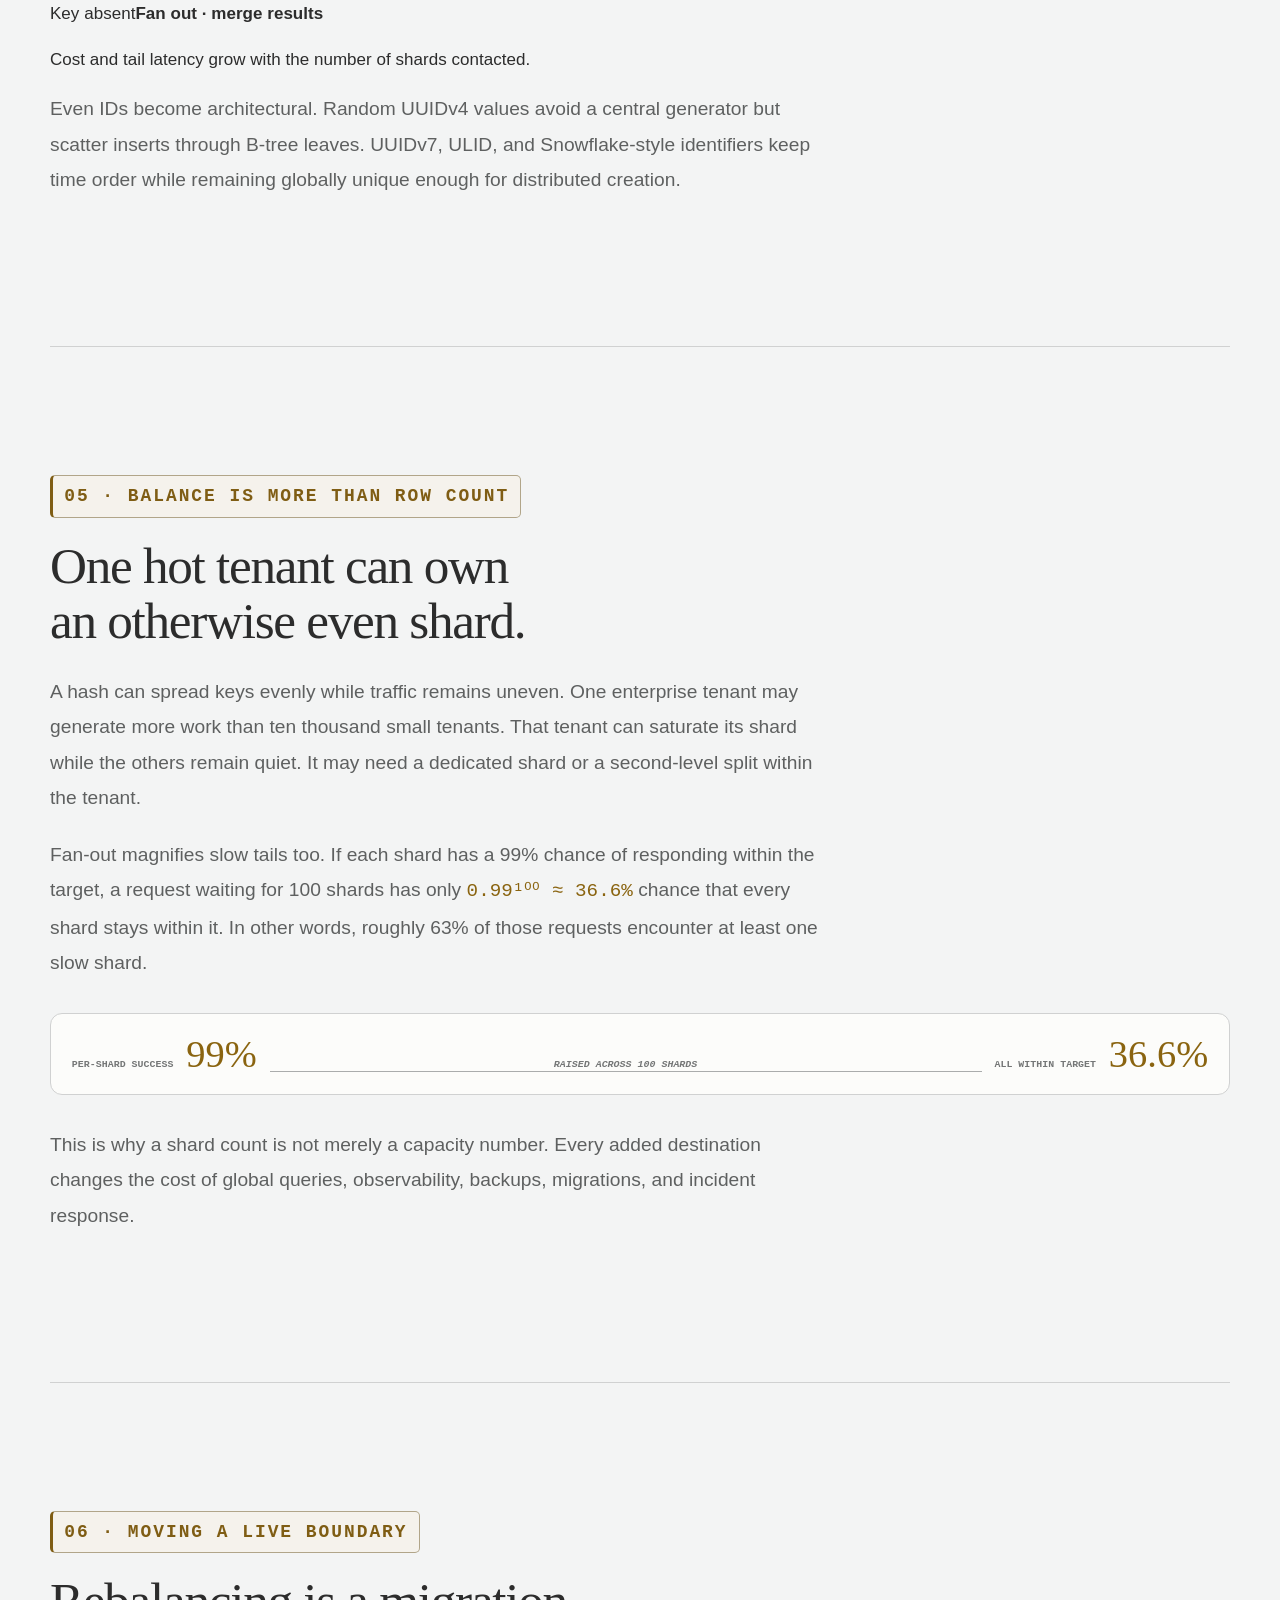
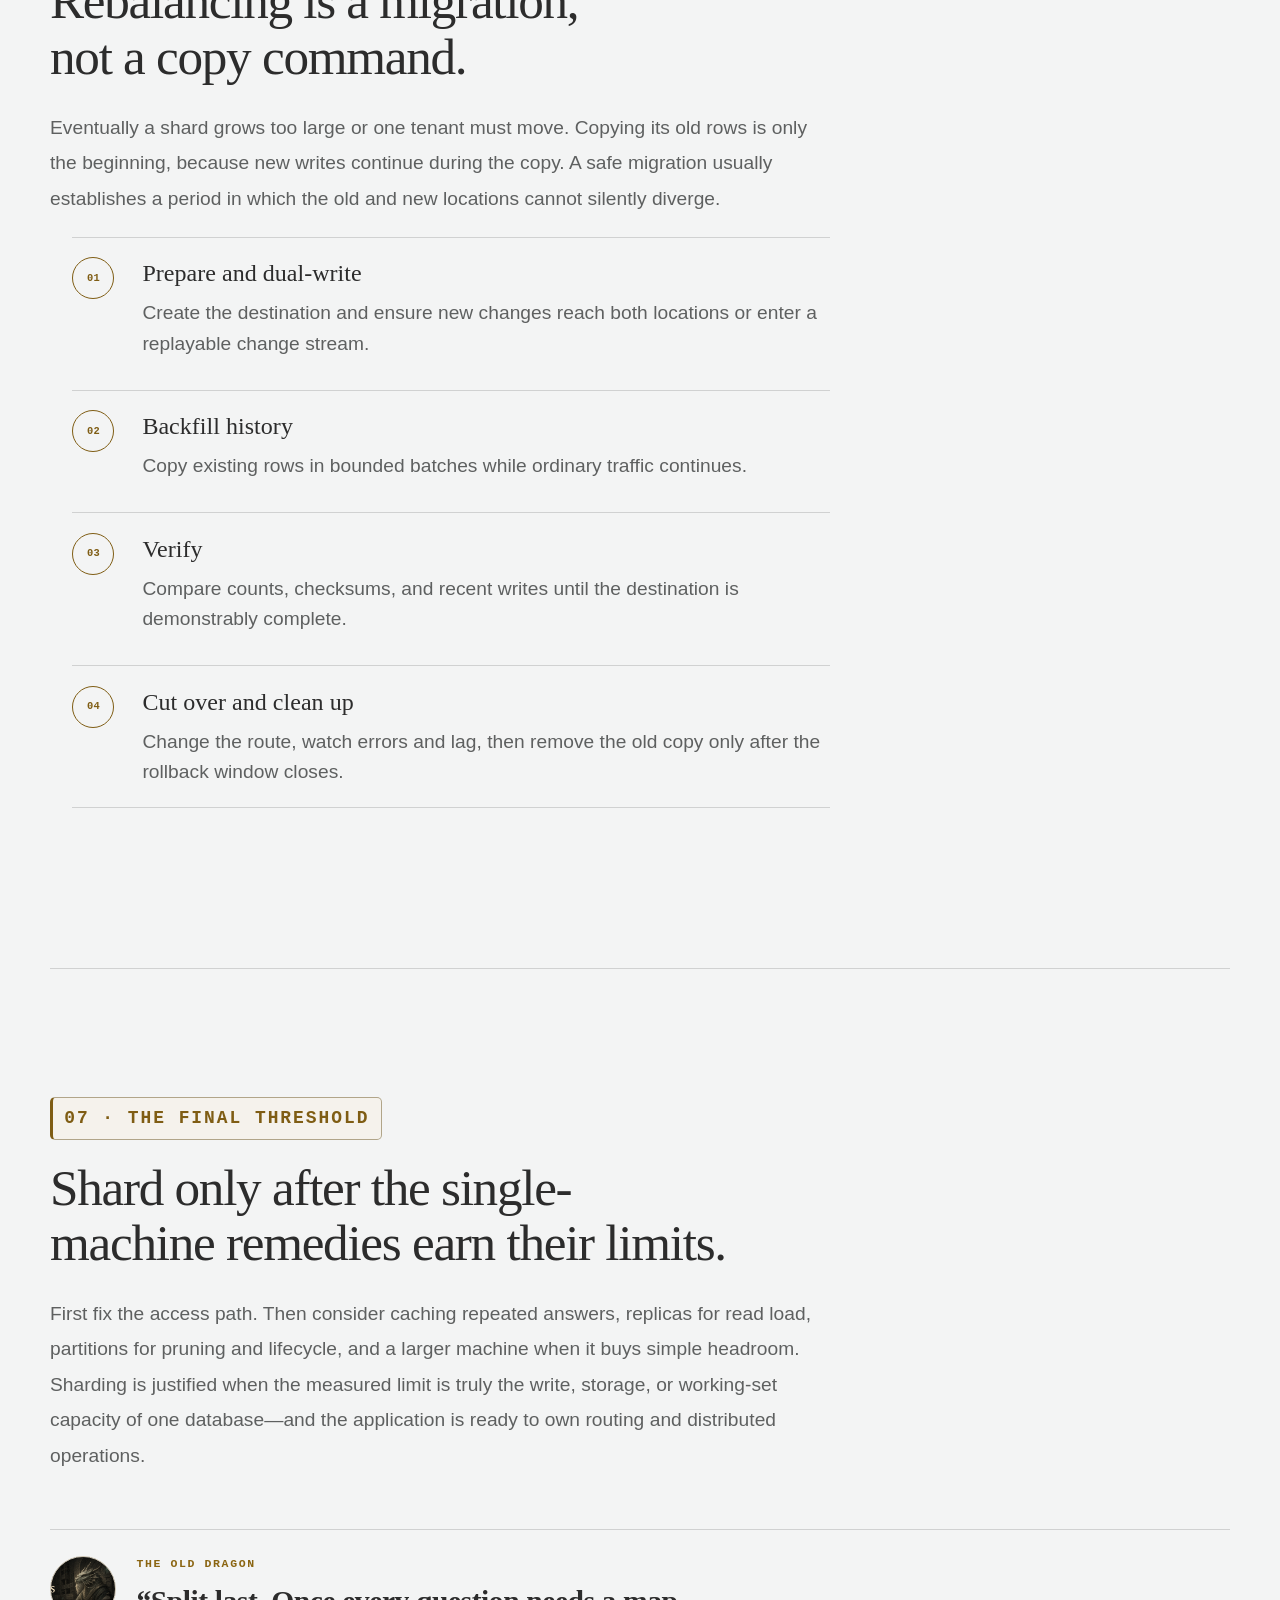
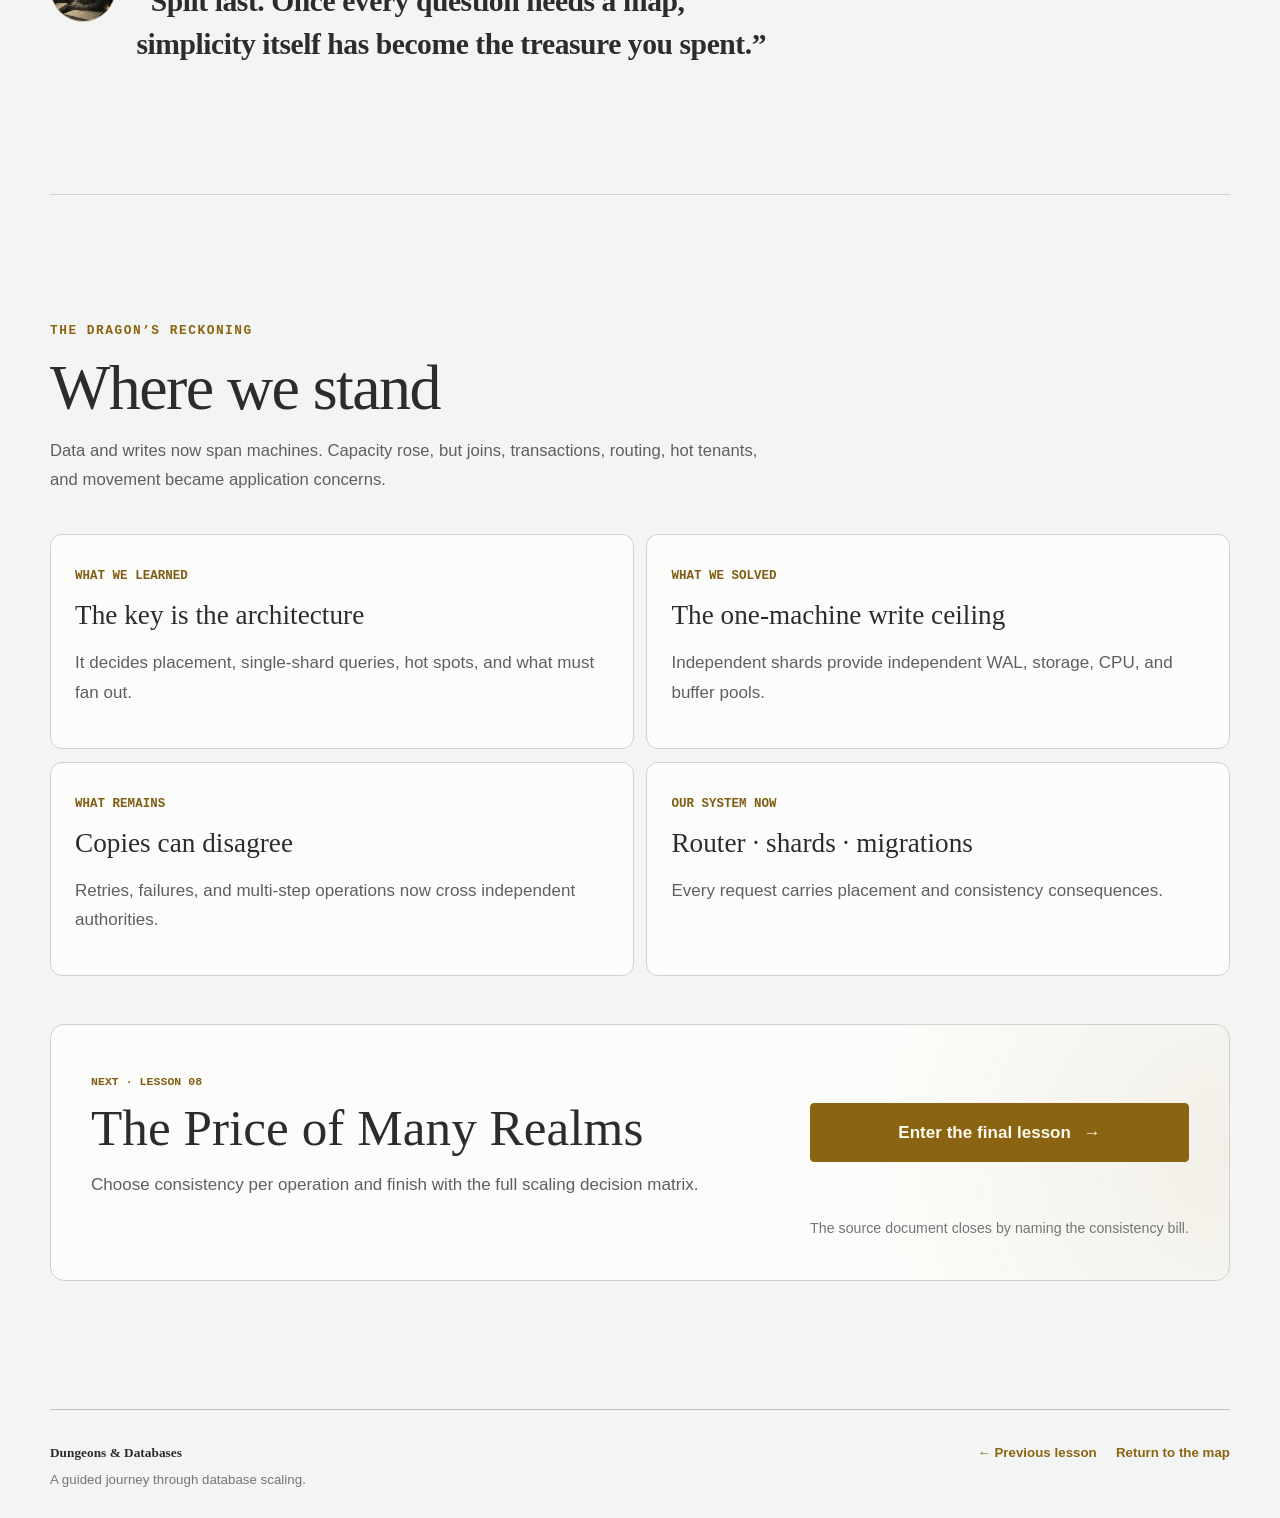
<file: lessons/lesson-07-across-many-keeps/index.html>
<!doctype html>
<html lang="en" data-theme="dark">
  <head>
    <meta charset="UTF-8" />
    <meta name="viewport" content="width=device-width, initial-scale=1.0" />
    <meta name="description" content="Learn shard keys, routing, fan-out, hot tenants, global IDs, and safe rebalancing across database machines." />
    <meta name="theme-color" content="#0b0d0c" />
    <meta property="og:type" content="article" />
    <meta property="og:title" content="Across Many Keeps · Dungeons &amp; Databases" />
    <meta property="og:description" content="Sharding raises the write ceiling by dividing data—and hands routing and coordination to the application." />
    <meta property="og:url" content="https://shahbaaz12.github.io/dungeons-and-databases/lessons/lesson-07-across-many-keeps/" />
    <meta name="twitter:card" content="summary" />
    <meta name="twitter:title" content="Across Many Keeps · Dungeons &amp; Databases" />
    <meta name="twitter:description" content="Choose a shard key and learn the cost of many database machines." />
    <title>Lesson 07 · Across Many Keeps · Dungeons &amp; Databases</title>
    <link rel="stylesheet" href="../../styles.css" />
    <link rel="stylesheet" href="../lesson-shared.css" />
    <link rel="stylesheet" href="../lesson-reading.css" />
    <link rel="stylesheet" href="./lesson.css" />
    <script src="../../site.js" defer></script>
  </head>
  <body>
    <a class="skip-link" href="#lesson-content">Skip to the lesson</a>
    <header class="site-header lesson-header">
      <a class="brand" href="../../index.html" aria-label="Return to Dungeons and Databases home"><span class="brand-mark" aria-hidden="true">D<span>&amp;</span>D</span><span class="brand-copy"><strong>Dungeons &amp; Databases</strong><small>Split the Realm</small></span></a>
      <div class="header-actions"><span class="lesson-badge">Lesson 07</span><span class="lesson-header-name">Beyond one keep</span><button class="theme-toggle" type="button" data-theme-toggle aria-label="Switch to light theme"><span aria-hidden="true" data-theme-icon>☀</span><span data-theme-label>Light</span></button></div>
    </header>

    <main id="lesson-content">
      <section class="lesson-hero section-shell">
        <div class="lesson-hero-copy">
          <p class="eyebrow">Lesson 07 · Beyond one keep</p>
          <h1>Split the data. Inherit the map.</h1>
          <p>
            Sharding places different rows on different database machines. It is the first tool in this journey
            that creates independent write paths—and the first that makes routing part of every query.
          </p>
          <div class="lesson-tags" aria-label="Lesson concepts"><span>Shard keys</span><span>Routing</span><span>Fan-out</span><span>Rebalancing</span></div>
        </div>
        <aside class="dragon-counsel compact" aria-labelledby="opening-counsel">
          <div class="dragon-counsel-avatar" aria-hidden="true"><img src="../../public/og.png" alt="" /></div>
          <div><p class="eyebrow">The Dragon’s Counsel</p><blockquote id="opening-counsel">“More vaults mean more foundations—and a map for every key.”</blockquote><p>The write ceiling rises because responsibility moves into the application.</p></div>
        </aside>
      </section>

      <article class="lesson-reading">
        <section class="reading-section" aria-labelledby="real-split-title">
          <p class="chapter-number">01 · The real split</p>
          <h2 id="real-split-title">Each shard owns different data and different resources.</h2>
          <p>
            A replica copies the whole database. A partition divides a table but remains on one instance. A
            <strong>shard</strong> places one part of the data on one database machine and another part elsewhere.
            Shard A and Shard B have separate CPUs, buffer pools, storage devices, WAL streams, and write locks.
          </p>
          <div class="shard-map" aria-label="Application router directing three customers to three shards">
            <div class="shard-router"><span>Application</span><strong>Shard router</strong><small>reads the key</small></div>
            <div class="shard-lines" aria-hidden="true"><i></i><i></i><i></i></div>
            <div class="shard-nodes"><div><span>Customers A–H</span><strong>Shard 1</strong></div><div><span>Customers I–Q</span><strong>Shard 2</strong></div><div><span>Customers R–Z</span><strong>Shard 3</strong></div></div>
          </div>
          <p>
            Writes for different shards can now proceed on different machines. This is why sharding meaningfully
            raises the write ceiling. The cost is equally direct: the application must know where data lives, and
            operations that once relied on one database boundary may cross several independent systems.
          </p>
        </section>

        <section class="reading-section" aria-labelledby="key-title">
          <p class="chapter-number">02 · The irreversible question</p>
          <h2 id="key-title">Which value decides where every row lives?</h2>
          <p>
            The <strong>shard key</strong> is the input to the routing decision. A strong key has high cardinality,
            spreads load evenly, and appears naturally in common queries. Those goals often pull against each other.
          </p>
          <div class="key-triad" aria-label="Three qualities of a shard key">
            <article><span>01</span><strong>Many values</strong><p>Enough distinct keys to divide the data into useful pieces.</p></article>
            <article><span>02</span><strong>Even work</strong><p>No single value should own most rows or most traffic.</p></article>
            <article><span>03</span><strong>Known at query time</strong><p>Requests should arrive with the key so they can reach one shard.</p></article>
          </div>
          <p>
            <code>customer_id</code> is often a good fit for a multi-tenant orders system because most operations
            already belong to one customer. A timestamp may appear in every query but send all new writes to the
            newest range. Random order IDs distribute well but make “all orders for this customer” a multi-shard
            request. <mark class="quiet-highlight">A shard key is a query-design decision, not just a distribution formula.</mark>
          </p>
        </section>

        <section class="reading-section" aria-labelledby="routing-title">
          <p class="chapter-number">03 · The map</p>
          <h2 id="routing-title">Routing decides both balance and movement.</h2>
          <div class="table-wrap">
            <table>
              <caption>Common ways to turn a key into a shard</caption>
              <thead><tr><th>Strategy</th><th>Strength</th><th>Cost</th></tr></thead>
              <tbody>
                <tr><td>Range</td><td>Range queries stay together and routing is easy to explain.</td><td>Sequential keys create a hot newest range.</td></tr>
                <tr><td>Modulo hash</td><td><code>hash(key) % N</code> distributes stable keys simply.</td><td>Changing four shards to five remaps roughly 75% of keys.</td></tr>
                <tr><td>Consistent hash</td><td>Adding a shard moves roughly <code>1/N</code> of the key space.</td><td>Virtual nodes are needed to smooth uneven ranges and machine sizes.</td></tr>
                <tr><td>Directory</td><td>A lookup table can move one tenant or give it a dedicated shard.</td><td>The directory becomes critical routing infrastructure.</td></tr>
              </tbody>
            </table>
          </div>
          <p>
            There is no universal winner. Stable uniform tenants may fit consistent hashing. A SaaS product with a
            few enormous customers may need a directory so one tenant can be moved deliberately. The design must
            explain how routing information is cached, updated, recovered, and kept consistent during movement.
          </p>
        </section>

        <section class="reading-section" aria-labelledby="query-title">
          <p class="chapter-number">04 · What one database used to do</p>
          <h2 id="query-title">Queries without the key become distributed work.</h2>
          <p>
            If a request includes the shard key, the router can send it to one machine. If it asks for “the newest
            100 orders in the whole system” without a key, every shard may need to search locally, return candidates,
            and let the application merge and sort them. That is <strong>scatter-gather</strong>.
          </p>
          <p>
            Cross-shard joins no longer look like ordinary SQL joins. Teams typically avoid them by keeping related
            rows on the same shard, duplicating small reference data, denormalizing a read model, or joining results
            in application code. Cross-shard transactions require coordination such as two-phase commit, where one
            failed participant can leave resources locked while everyone waits for a decision.
          </p>
          <div class="comparison-grid">
            <article><span>Key present</span><strong>One route · one database</strong><p>Local joins, local transactions, and predictable latency remain possible.</p></article>
            <article><span>Key absent</span><strong>Fan out · merge results</strong><p>Cost and tail latency grow with the number of shards contacted.</p></article>
          </div>
          <p>
            Even IDs become architectural. Random UUIDv4 values avoid a central generator but scatter inserts
            through B-tree leaves. UUIDv7, ULID, and Snowflake-style identifiers keep time order while remaining
            globally unique enough for distributed creation.
          </p>
        </section>

        <section class="reading-section" aria-labelledby="tail-title">
          <p class="chapter-number">05 · Balance is more than row count</p>
          <h2 id="tail-title">One hot tenant can own an otherwise even shard.</h2>
          <p>
            A hash can spread keys evenly while traffic remains uneven. One enterprise tenant may generate more
            work than ten thousand small tenants. That tenant can saturate its shard while the others remain quiet.
            It may need a dedicated shard or a second-level split within the tenant.
          </p>
          <p>
            Fan-out magnifies slow tails too. If each shard has a 99% chance of responding within the target, a
            request waiting for 100 shards has only <code>0.99¹⁰⁰ ≈ 36.6%</code> chance that every shard stays within
            it. In other words, roughly 63% of those requests encounter at least one slow shard.
          </p>
          <div class="tail-math" aria-label="Tail latency probability across 100 shards"><span>Per-shard success</span><strong>99%</strong><i>raised across 100 shards</i><span>All within target</span><strong>36.6%</strong></div>
          <p>
            This is why a shard count is not merely a capacity number. Every added destination changes the cost of
            global queries, observability, backups, migrations, and incident response.
          </p>
        </section>

        <section class="reading-section" aria-labelledby="move-title">
          <p class="chapter-number">06 · Moving a live boundary</p>
          <h2 id="move-title">Rebalancing is a migration, not a copy command.</h2>
          <p>
            Eventually a shard grows too large or one tenant must move. Copying its old rows is only the beginning,
            because new writes continue during the copy. A safe migration usually establishes a period in which the
            old and new locations cannot silently diverge.
          </p>
          <ol class="migration-steps">
            <li><span>01</span><div><strong>Prepare and dual-write</strong><p>Create the destination and ensure new changes reach both locations or enter a replayable change stream.</p></div></li>
            <li><span>02</span><div><strong>Backfill history</strong><p>Copy existing rows in bounded batches while ordinary traffic continues.</p></div></li>
            <li><span>03</span><div><strong>Verify</strong><p>Compare counts, checksums, and recent writes until the destination is demonstrably complete.</p></div></li>
            <li><span>04</span><div><strong>Cut over and clean up</strong><p>Change the route, watch errors and lag, then remove the old copy only after the rollback window closes.</p></div></li>
          </ol>
        </section>

        <section class="reading-section" aria-labelledby="last-title">
          <p class="chapter-number">07 · The final threshold</p>
          <h2 id="last-title">Shard only after the single-machine remedies earn their limits.</h2>
          <p>
            First fix the access path. Then consider caching repeated answers, replicas for read load, partitions for
            pruning and lifecycle, and a larger machine when it buys simple headroom. Sharding is justified when the
            measured limit is truly the write, storage, or working-set capacity of one database—and the application
            is ready to own routing and distributed operations.
          </p>
          <blockquote class="dragon-line"><span>The Old Dragon</span>“Split last. Once every question needs a map, simplicity itself has become the treasure you spent.”</blockquote>
        </section>
      </article>

      <section class="reckoning section-shell" aria-labelledby="reckoning-title">
        <div class="reckoning-intro"><p class="eyebrow">The Dragon’s Reckoning</p><h2 id="reckoning-title">Where we stand</h2><p>Data and writes now span machines. Capacity rose, but joins, transactions, routing, hot tenants, and movement became application concerns.</p></div>
        <div class="standing-grid">
          <article><span>What we learned</span><strong>The key is the architecture</strong><p>It decides placement, single-shard queries, hot spots, and what must fan out.</p></article>
          <article><span>What we solved</span><strong>The one-machine write ceiling</strong><p>Independent shards provide independent WAL, storage, CPU, and buffer pools.</p></article>
          <article><span>What remains</span><strong>Copies can disagree</strong><p>Retries, failures, and multi-step operations now cross independent authorities.</p></article>
          <article><span>Our system now</span><strong>Router · shards · migrations</strong><p>Every request carries placement and consistency consequences.</p></article>
        </div>
        <div class="next-gate">
          <div><span>Next · Lesson 08</span><h3>The Price of Many Realms</h3><p>Choose consistency per operation and finish with the full scaling decision matrix.</p></div>
          <a class="button button-primary" href="../lesson-08-the-price-of-many-realms/">Enter the final lesson <b aria-hidden="true">→</b></a>
          <small>The source document closes by naming the consistency bill.</small>
        </div>
      </section>
    </main>
    <footer class="site-footer section-shell"><div><strong>Dungeons &amp; Databases</strong><p>A guided journey through database scaling.</p></div><div class="footer-links"><a href="../lesson-06-divide-the-hoard/">← Previous lesson</a><a href="../../index.html">Return to the map</a></div></footer>
  </body>
</html>
</file>
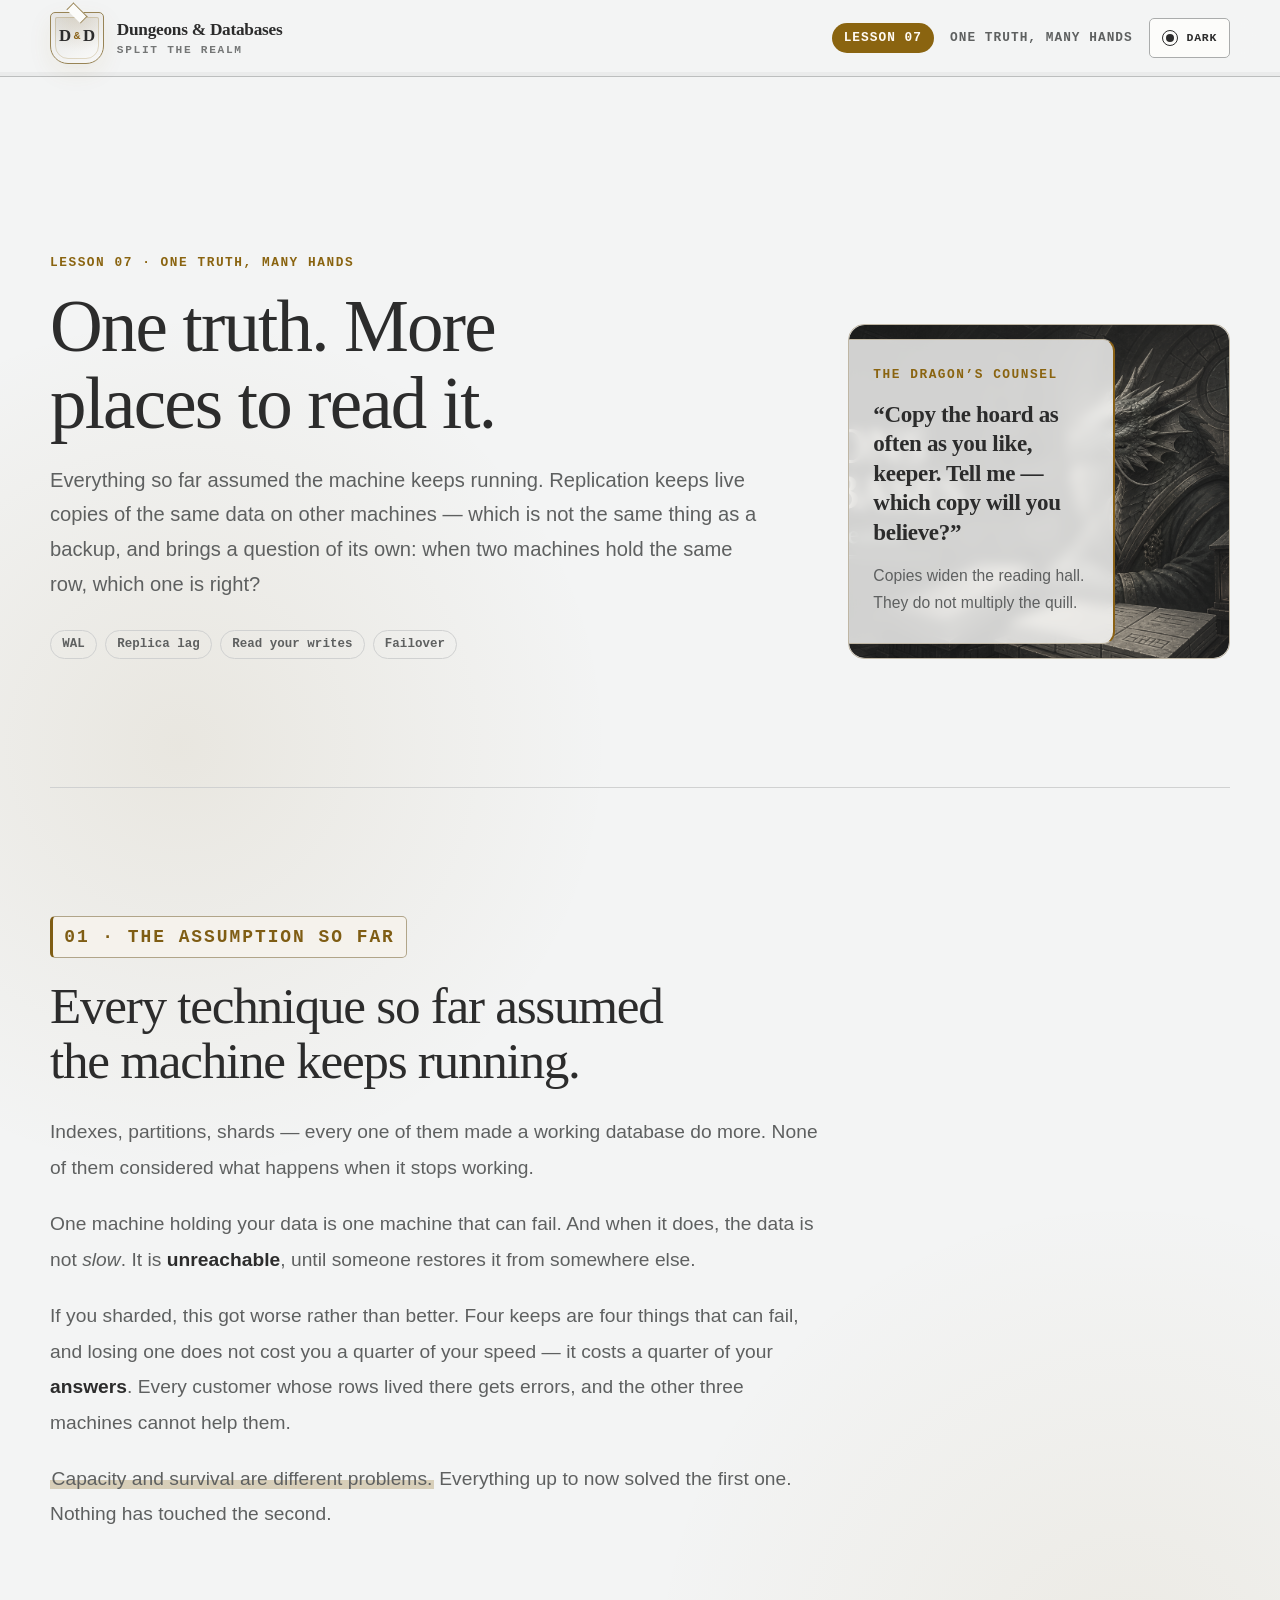
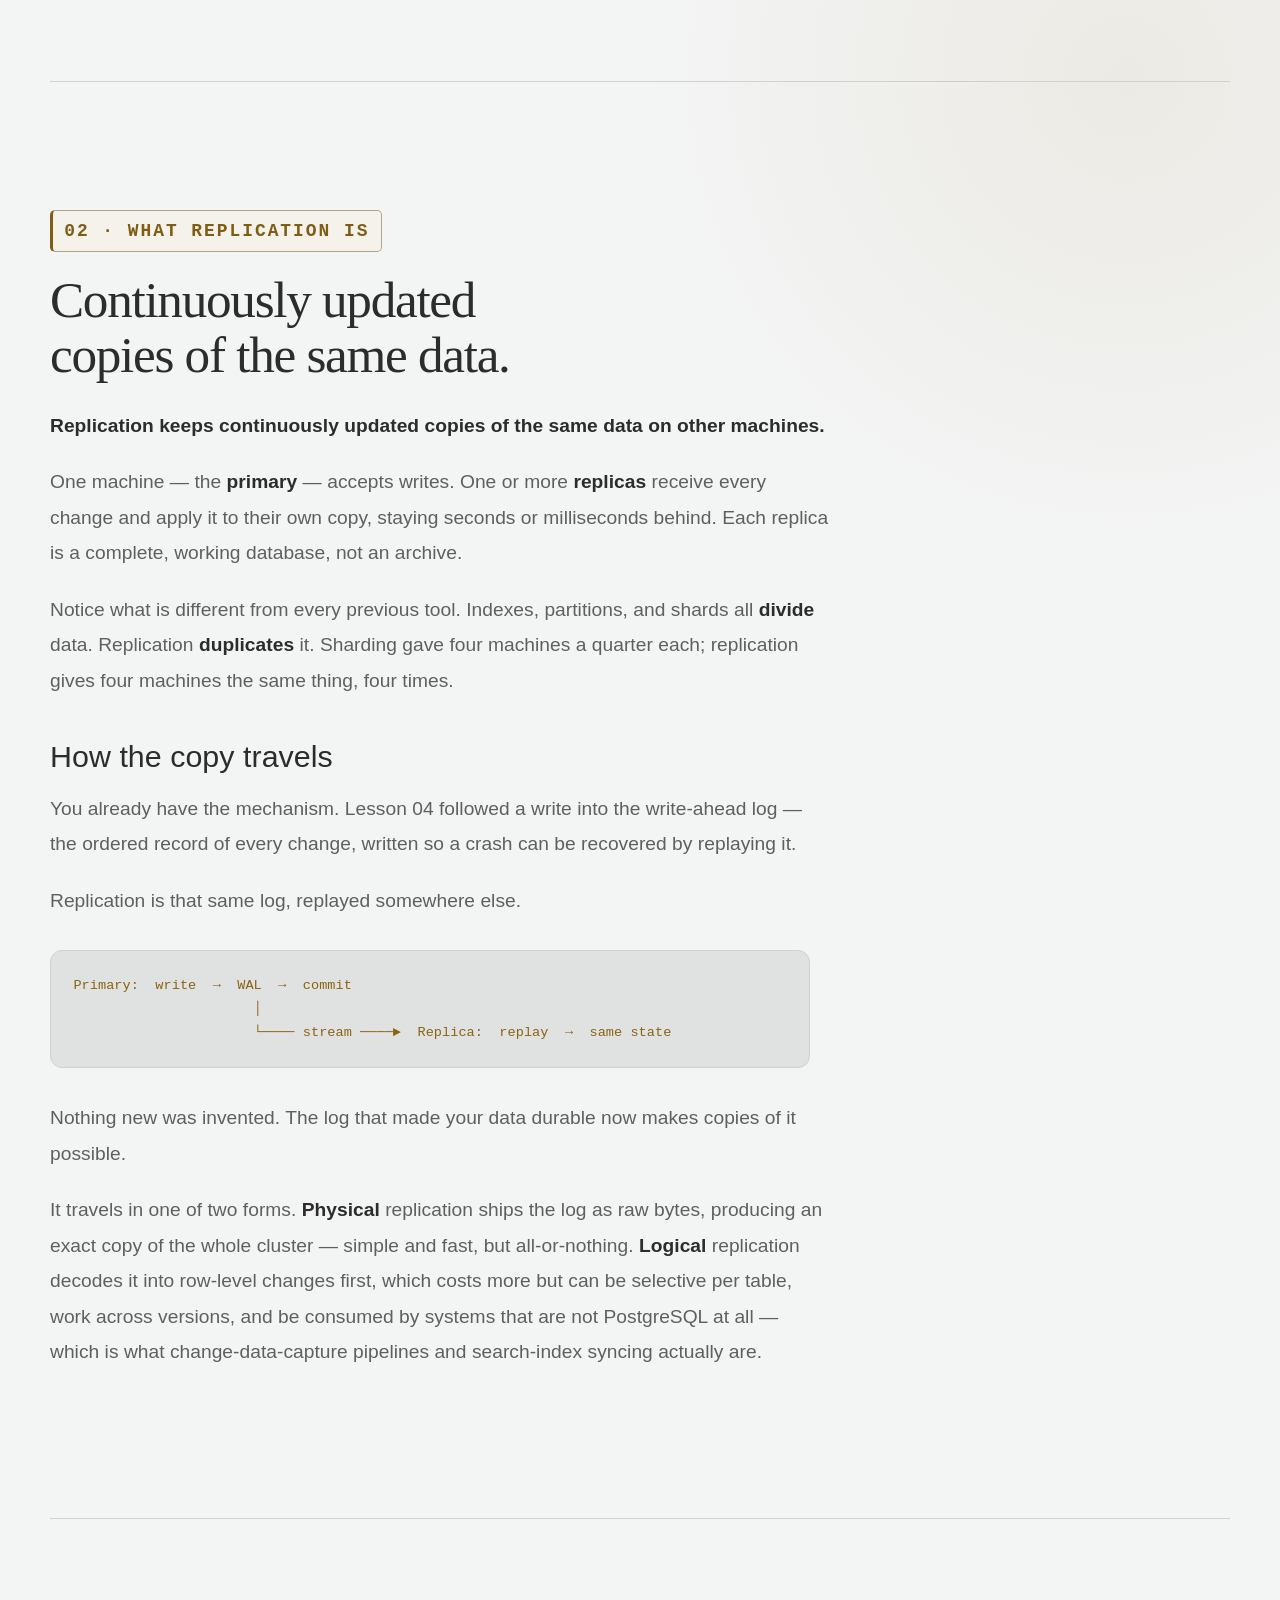
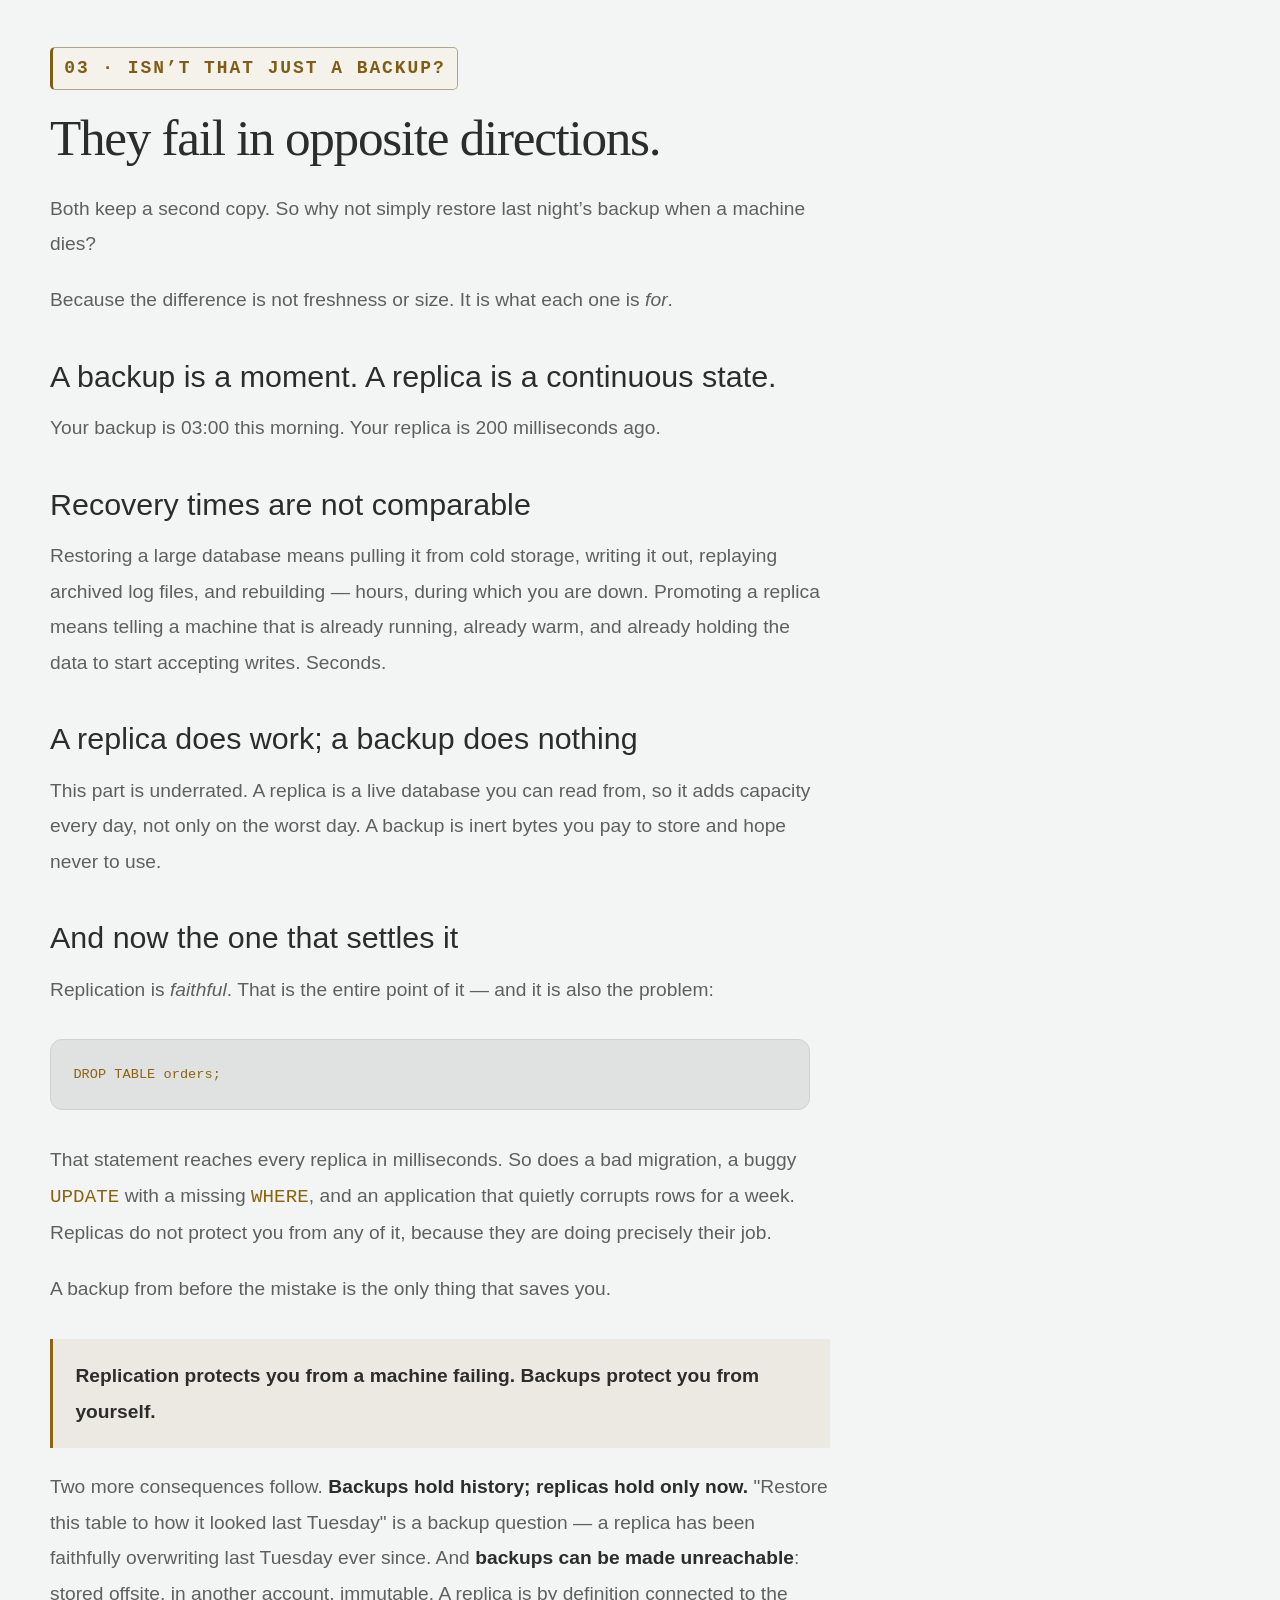
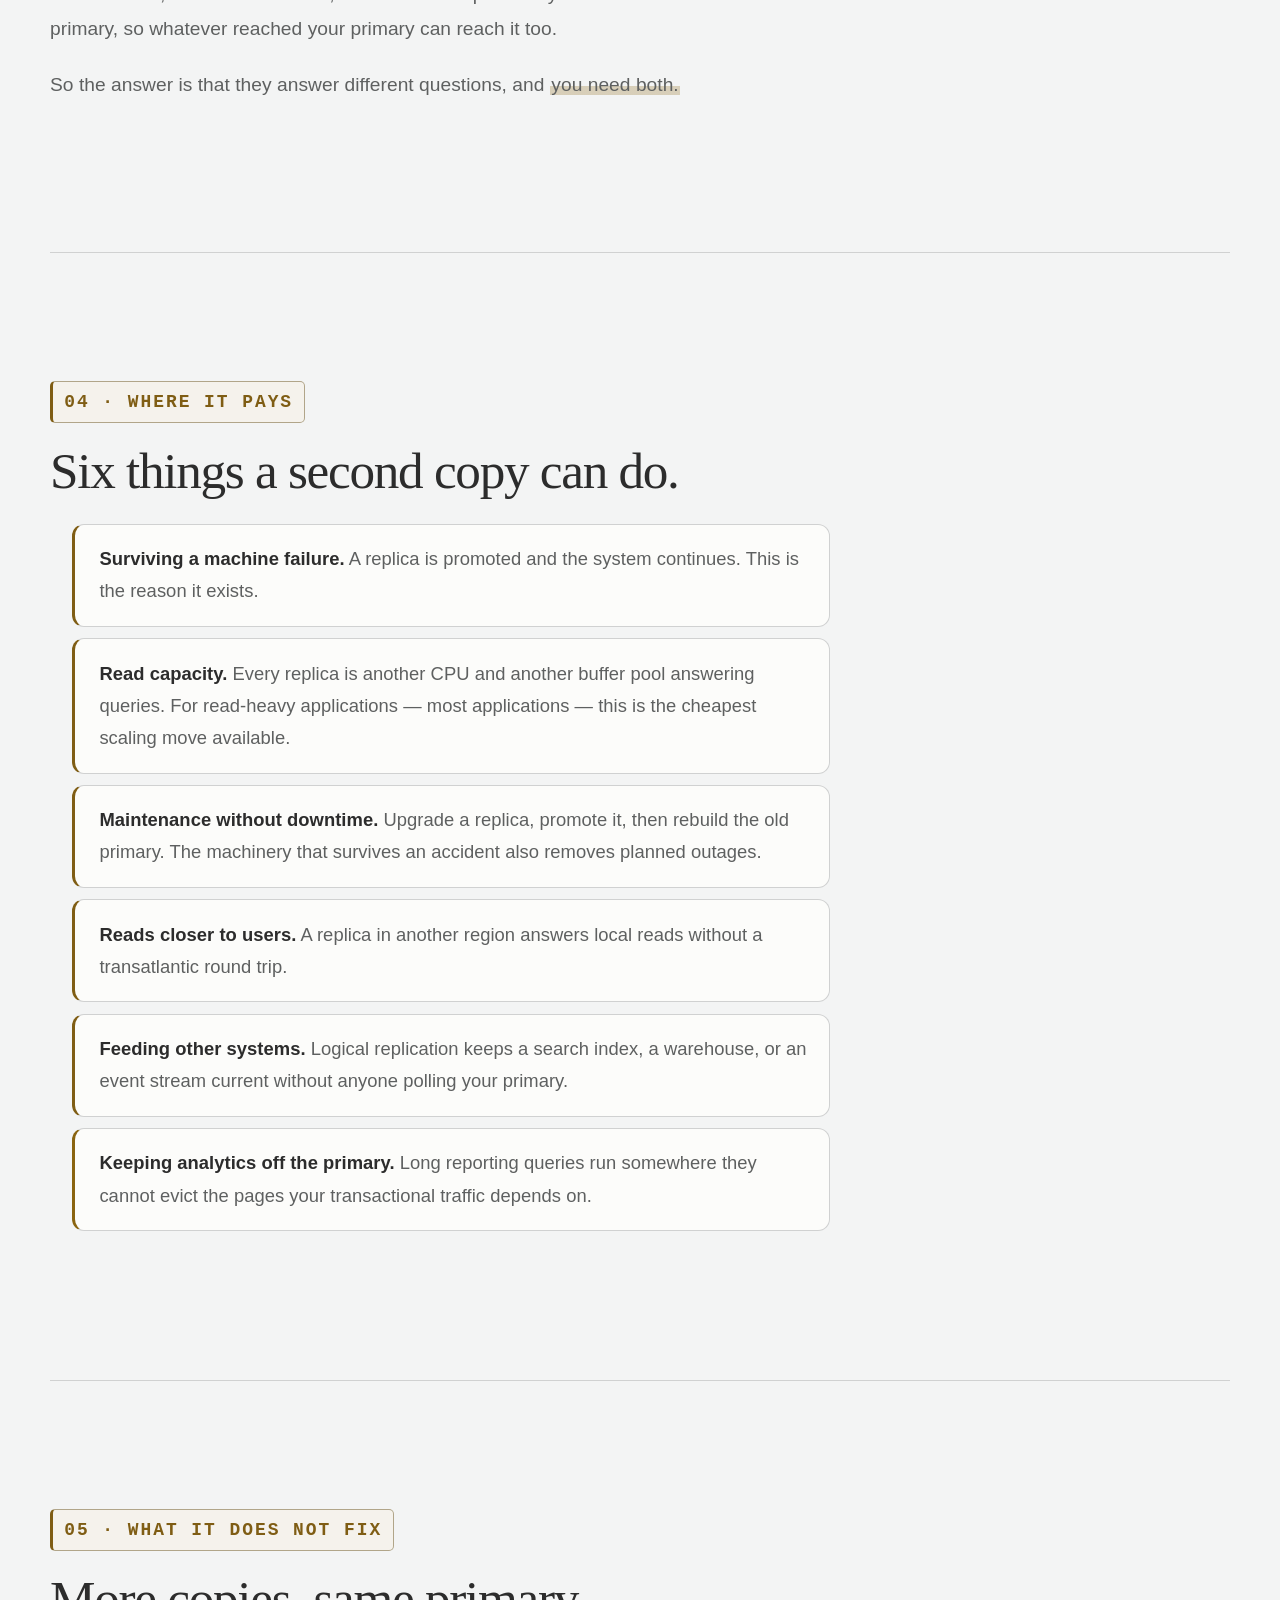
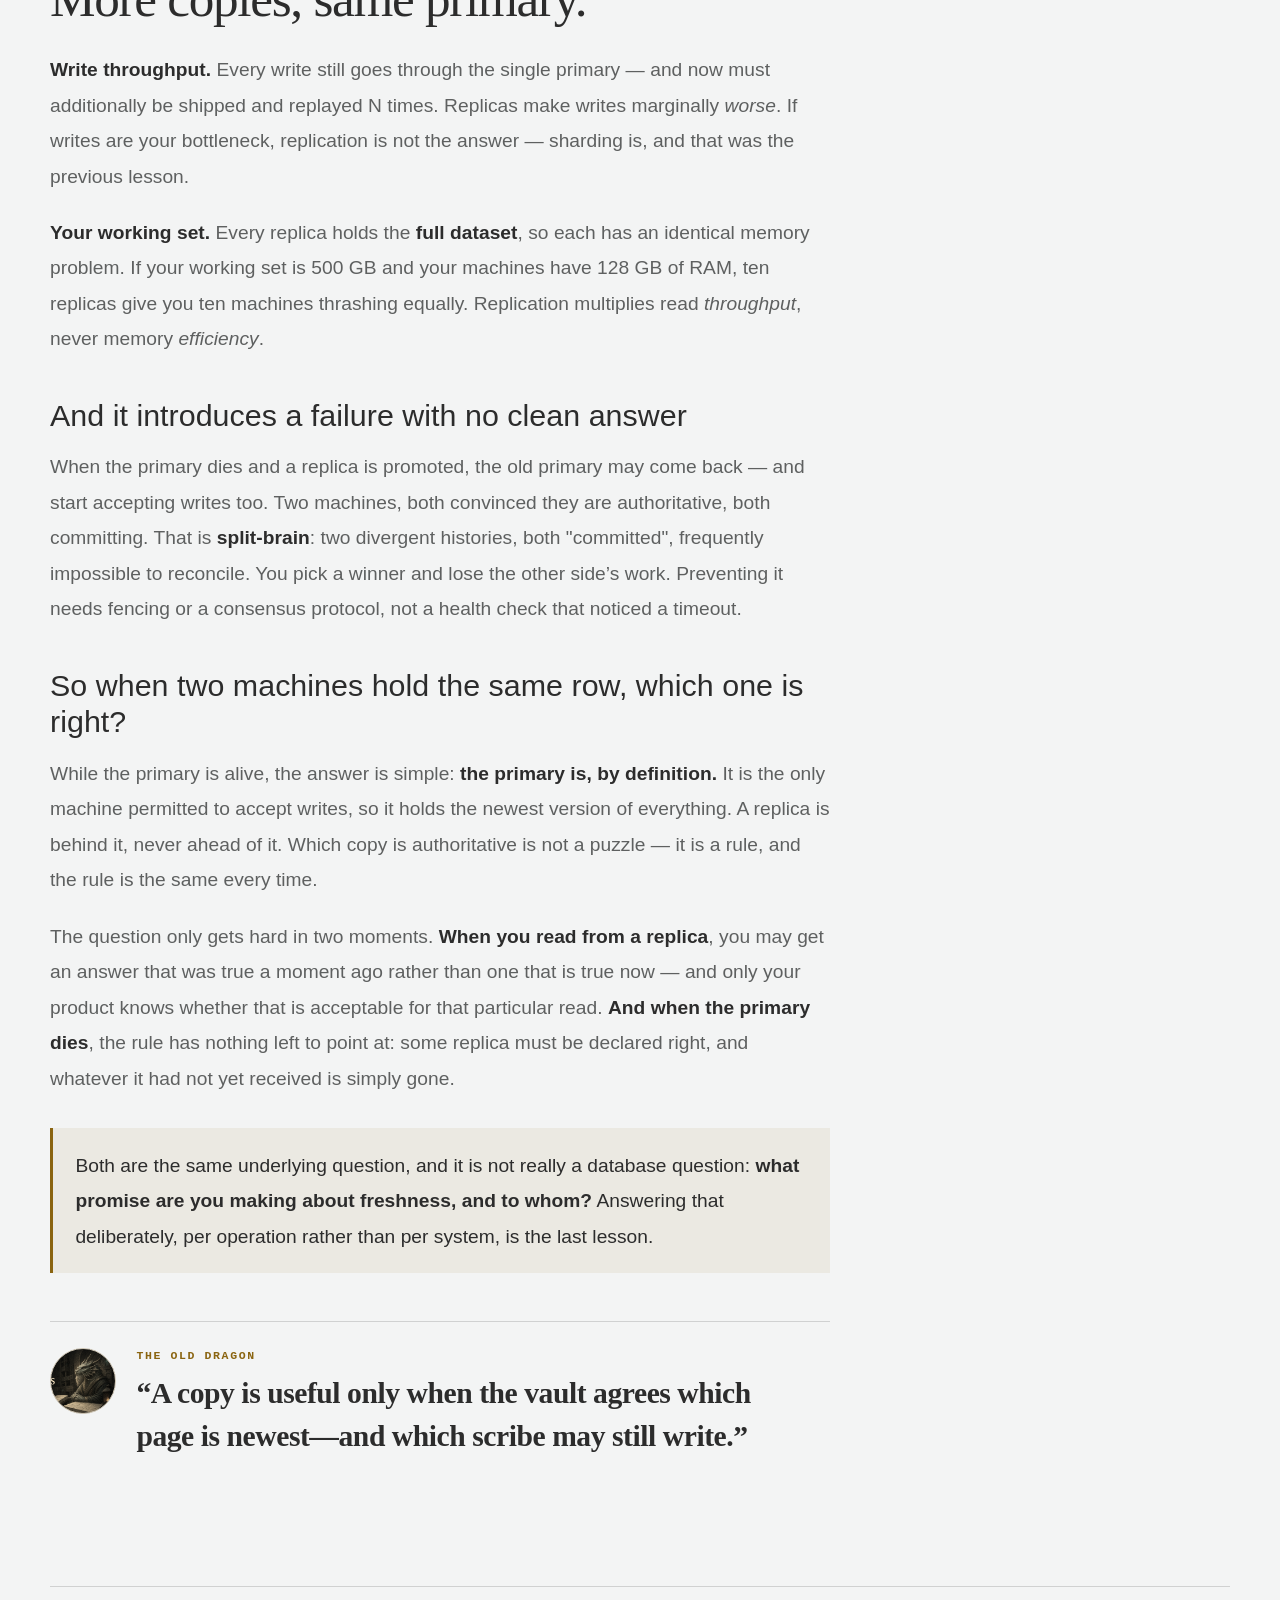
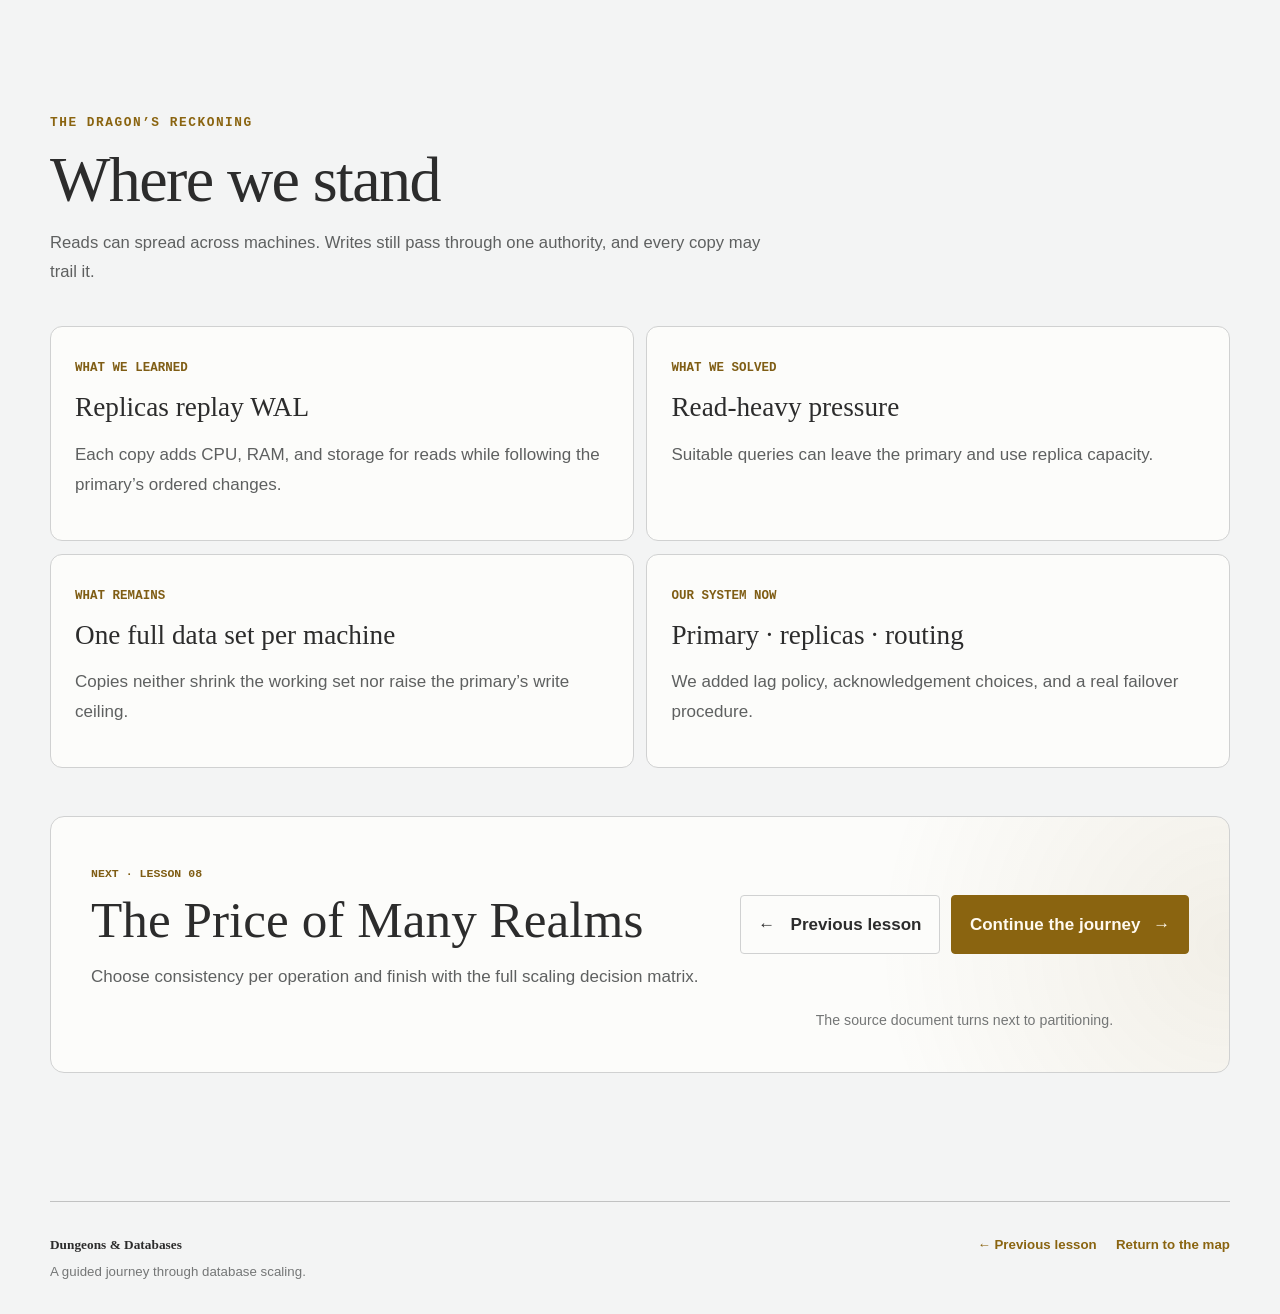
<file: lessons/lesson-07-copies-of-the-ledger/index.html>
<!doctype html>
<html lang="en" data-theme="dark">
  <head>
    <meta charset="UTF-8" />
    <meta name="viewport" content="width=device-width, initial-scale=1.0" />
    <meta name="description" content="Learn how PostgreSQL replication adds read capacity while introducing lag, consistency, and failover choices." />
    <meta name="theme-color" content="#2c2c2c" />
    <meta property="og:type" content="article" />
    <meta property="og:title" content="Copies of the Ledger · Dungeons &amp; Databases" />
    <meta property="og:description" content="Copy for reads, then pay attention to lag, durability, and failover." />
    <meta property="og:url" content="https://shahbaaz12.github.io/dungeons-and-databases/lessons/lesson-07-copies-of-the-ledger/" />
    <meta name="twitter:card" content="summary" />
    <meta name="twitter:title" content="Copies of the Ledger · Dungeons &amp; Databases" />
    <meta name="twitter:description" content="Replication turns capacity into a consistency problem." />
    <title>Lesson 07 · Copies of the Ledger · Dungeons &amp; Databases</title>
    <link rel="stylesheet" href="../../styles.css?v=20260823n" />
    <link rel="stylesheet" href="../lesson-shared.css?v=20260824b" />
    <link rel="stylesheet" href="../lesson-reading.css?v=20260824c" />
    <link rel="stylesheet" href="./lesson.css?v=20260823i" />
    <script src="../../site.js?v=20260823l" defer></script>
  </head>
  <body>
    <a class="skip-link" href="#lesson-content">Skip to the lesson</a>
    <header class="site-header lesson-header">
      <a class="brand" href="../../index.html" aria-label="Return to Dungeons and Databases home">
        <span class="brand-mark" aria-hidden="true"><b>D</b><span>&amp;</span><b>D</b></span>
        <span class="brand-copy"><strong>Dungeons &amp; Databases</strong><small>Split the Realm</small></span>
      </a>
      <div class="header-actions">
        <span class="lesson-badge">Lesson 07</span><span class="lesson-header-name">One truth, many hands</span><button class="theme-toggle" type="button" data-theme-toggle aria-label="Switch to light theme"><span class="theme-toggle-icon" data-theme-icon aria-hidden="true"></span><span data-theme-label>Light</span></button>
      </div>
    </header>

    <main id="lesson-content">
      <section class="lesson-hero section-shell">
        <div class="lesson-hero-copy">
          <p class="eyebrow">Lesson 07 · One truth, many hands</p>
          <h1>One truth. More places to read it.</h1>
          <p>
            Everything so far assumed the machine keeps running. Replication keeps live copies of the same
            data on other machines — which is not the same thing as a backup, and brings a question of its
            own: when two machines hold the same row, which one is right?
          </p>
          <div class="lesson-tags" aria-label="Lesson concepts"><span>WAL</span><span>Replica lag</span><span>Read your writes</span><span>Failover</span></div>
        </div>
        <aside class="dragon-counsel compact" aria-labelledby="opening-counsel">
          <div class="dragon-counsel-avatar" aria-hidden="true"><img src="../../public/og.png" alt="" width="1672" height="941" decoding="async" fetchpriority="high" /></div>
          <div><p class="eyebrow">The Dragon’s Counsel</p><blockquote id="opening-counsel">“Copy the hoard as often as you like, keeper. Tell me — which copy will you believe?”</blockquote><p>Copies widen the reading hall. They do not multiply the quill.</p></div>
        </aside>
      </section>

      <article class="lesson-reading">
        <section class="reading-section" aria-labelledby="left-title">
          <p class="chapter-number">01 · The assumption so far</p>
          <h2 id="left-title">Every technique so far assumed the machine keeps running.</h2>
          <p>
            Indexes, partitions, shards — every one of them made a working database do more. None of them
            considered what happens when it stops working.
          </p>
          <p>
            One machine holding your data is one machine that can fail. And when it does, the data is not
            <em>slow</em>. It is <strong>unreachable</strong>, until someone restores it from somewhere else.
          </p>
          <p>
            If you sharded, this got worse rather than better. Four keeps are four things that can fail, and
            losing one does not cost you a quarter of your speed — it costs a quarter of your
            <strong>answers</strong>. Every customer whose rows lived there gets errors, and the other three
            machines cannot help them.
          </p>
          <p>
            <mark class="quiet-highlight">Capacity and survival are different problems.</mark> Everything up to
            now solved the first one. Nothing has touched the second.
          </p>
        </section>

        <section class="reading-section" aria-labelledby="what-title">
          <p class="chapter-number">02 · What replication is</p>
          <h2 id="what-title">Continuously updated copies of the same data.</h2>
          <p>
            <strong>Replication keeps continuously updated copies of the same data on other machines.</strong>
          </p>
          <p>
            One machine &#8212; the <strong>primary</strong> &#8212; accepts writes. One or more
            <strong>replicas</strong> receive every change and apply it to their own copy, staying seconds or
            milliseconds behind. Each replica is a complete, working database, not an archive.
          </p>
          <p>
            Notice what is different from every previous tool. Indexes, partitions, and shards all
            <strong>divide</strong> data. Replication <strong>duplicates</strong> it. Sharding gave four
            machines a quarter each; replication gives four machines the same thing, four times.
          </p>

          <h3>How the copy travels</h3>
          <p>
            You already have the mechanism. Lesson 04 followed a write into the write-ahead log &#8212; the
            ordered record of every change, written so a crash can be recovered by replaying it.
          </p>
          <p>
            Replication is that same log, replayed somewhere else.
          </p>

          <pre class="sql-block"><code>Primary:  write  →  WAL  →  commit
                      │
                      └──── stream ────►  Replica:  replay  →  same state</code></pre>

          <p>
            Nothing new was invented. The log that made your data durable now makes copies of it possible.
          </p>
          <p>
            It travels in one of two forms. <strong>Physical</strong> replication ships the log as raw bytes,
            producing an exact copy of the whole cluster &#8212; simple and fast, but all-or-nothing.
            <strong>Logical</strong> replication decodes it into row-level changes first, which costs more but
            can be selective per table, work across versions, and be consumed by systems that are not
            PostgreSQL at all &#8212; which is what change-data-capture pipelines and search-index syncing
            actually are.
          </p>
        </section>

        <section class="reading-section" aria-labelledby="backup-title">
          <p class="chapter-number">03 · Isn&#8217;t that just a backup?</p>
          <h2 id="backup-title">They fail in opposite directions.</h2>
          <p>
            Both keep a second copy. So why not simply restore last night&#8217;s backup when a machine dies?
          </p>
          <p>
            Because the difference is not freshness or size. It is what each one is <em>for</em>.
          </p>

          <h3>A backup is a moment. A replica is a continuous state.</h3>
          <p>
            Your backup is 03:00 this morning. Your replica is 200 milliseconds ago.
          </p>

          <h3>Recovery times are not comparable</h3>
          <p>
            Restoring a large database means pulling it from cold storage, writing it out, replaying archived
            log files, and rebuilding &#8212; hours, during which you are down. Promoting a replica means
            telling a machine that is already running, already warm, and already holding the data to start
            accepting writes. Seconds.
          </p>

          <h3>A replica does work; a backup does nothing</h3>
          <p>
            This part is underrated. A replica is a live database you can read from, so it adds capacity every
            day, not only on the worst day. A backup is inert bytes you pay to store and hope never to use.
          </p>

          <h3>And now the one that settles it</h3>
          <p>
            Replication is <em>faithful</em>. That is the entire point of it &#8212; and it is also the
            problem:
          </p>

          <pre class="sql-block"><code>DROP TABLE orders;</code></pre>

          <p>
            That statement reaches every replica in milliseconds. So does a bad migration, a buggy
            <code>UPDATE</code> with a missing <code>WHERE</code>, and an application that quietly corrupts
            rows for a week. Replicas do not protect you from any of it, because they are doing precisely
            their job.
          </p>
          <p>
            A backup from before the mistake is the only thing that saves you.
          </p>

          <p class="transition-callout">
            <strong>Replication protects you from a machine failing. Backups protect you from yourself.</strong>
          </p>

          <p>
            Two more consequences follow. <strong>Backups hold history; replicas hold only now.</strong>
            "Restore this table to how it looked last Tuesday" is a backup question &#8212; a replica has been
            faithfully overwriting last Tuesday ever since. And <strong>backups can be made
            unreachable</strong>: stored offsite, in another account, immutable. A replica is by definition
            connected to the primary, so whatever reached your primary can reach it too.
          </p>
          <p>
            So the answer is that they answer different questions, and
            <mark class="quiet-highlight">you need both.</mark>
          </p>
        </section>

        <section class="reading-section" aria-labelledby="pays-title">
          <p class="chapter-number">04 · Where it pays</p>
          <h2 id="pays-title">Six things a second copy can do.</h2>
          <ul class="read-paths">
            <li>
              <strong>Surviving a machine failure.</strong> A replica is promoted and the system continues.
              This is the reason it exists.
            </li>
            <li>
              <strong>Read capacity.</strong> Every replica is another CPU and another buffer pool answering
              queries. For read-heavy applications &#8212; most applications &#8212; this is the cheapest
              scaling move available.
            </li>
            <li>
              <strong>Maintenance without downtime.</strong> Upgrade a replica, promote it, then rebuild the
              old primary. The machinery that survives an accident also removes planned outages.
            </li>
            <li>
              <strong>Reads closer to users.</strong> A replica in another region answers local reads without a
              transatlantic round trip.
            </li>
            <li>
              <strong>Feeding other systems.</strong> Logical replication keeps a search index, a warehouse, or
              an event stream current without anyone polling your primary.
            </li>
            <li>
              <strong>Keeping analytics off the primary.</strong> Long reporting queries run somewhere they
              cannot evict the pages your transactional traffic depends on.
            </li>
          </ul>
        </section>

        <section class="reading-section" aria-labelledby="not-title">
          <p class="chapter-number">05 · What it does not fix</p>
          <h2 id="not-title">More copies, same primary.</h2>
          <p>
            <strong>Write throughput.</strong> Every write still goes through the single primary &#8212; and
            now must additionally be shipped and replayed N times. Replicas make writes marginally
            <em>worse</em>. If writes are your bottleneck, replication is not the answer — sharding is, and
            that was the previous lesson.
          </p>
          <p>
            <strong>Your working set.</strong> Every replica holds the <strong>full dataset</strong>, so each
            has an identical memory problem. If your working set is 500 GB and your machines have 128 GB of
            RAM, ten replicas give you ten machines thrashing equally. Replication multiplies read
            <em>throughput</em>, never memory <em>efficiency</em>.
          </p>

          <h3>And it introduces a failure with no clean answer</h3>
          <p>
            When the primary dies and a replica is promoted, the old primary may come back &#8212; and start
            accepting writes too. Two machines, both convinced they are authoritative, both committing. That is
            <strong>split-brain</strong>: two divergent histories, both "committed", frequently impossible to
            reconcile. You pick a winner and lose the other side&#8217;s work. Preventing it needs fencing or a
            consensus protocol, not a health check that noticed a timeout.
          </p>

          <h3>So when two machines hold the same row, which one is right?</h3>
          <p>
            While the primary is alive, the answer is simple: <strong>the primary is, by definition.</strong>
            It is the only machine permitted to accept writes, so it holds the newest version of everything. A
            replica is behind it, never ahead of it. Which copy is authoritative is not a puzzle — it is a
            rule, and the rule is the same every time.
          </p>
          <p>
            The question only gets hard in two moments. <strong>When you read from a replica</strong>, you may
            get an answer that was true a moment ago rather than one that is true now — and only your
            product knows whether that is acceptable for that particular read. <strong>And when the primary
            dies</strong>, the rule has nothing left to point at: some replica must be declared right, and
            whatever it had not yet received is simply gone.
          </p>

          <p class="transition-callout">
            Both are the same underlying question, and it is not really a database question:
            <strong>what promise are you making about freshness, and to whom?</strong> Answering that
            deliberately, per operation rather than per system, is the last lesson.
          </p>

          <blockquote class="dragon-line closing-line">
            <span>The Old Dragon</span>
            &#8220;A copy is useful only when the vault agrees which page is newest&#8212;and which scribe may still
            write.&#8221;
          </blockquote>
        </section>
      </article>

      <section class="reckoning section-shell" aria-labelledby="reckoning-title">
        <div class="reckoning-intro"><p class="eyebrow">The Dragon’s Reckoning</p><h2 id="reckoning-title">Where we stand</h2><p>Reads can spread across machines. Writes still pass through one authority, and every copy may trail it.</p></div>
        <div class="standing-grid">
          <article><span>What we learned</span><strong>Replicas replay WAL</strong><p>Each copy adds CPU, RAM, and storage for reads while following the primary’s ordered changes.</p></article>
          <article><span>What we solved</span><strong>Read-heavy pressure</strong><p>Suitable queries can leave the primary and use replica capacity.</p></article>
          <article><span>What remains</span><strong>One full data set per machine</strong><p>Copies neither shrink the working set nor raise the primary’s write ceiling.</p></article>
          <article><span>Our system now</span><strong>Primary · replicas · routing</strong><p>We added lag policy, acknowledgement choices, and a real failover procedure.</p></article>
        </div>
        <div class="next-gate">
          <div><span>Next · Lesson 08</span><h3>The Price of Many Realms</h3><p>Choose consistency per operation and finish with the full scaling decision matrix.</p></div>
          <div class="gate-actions"><a class="button button-secondary" href="../lesson-06-across-many-keeps/"><b aria-hidden="true">←</b> Previous lesson</a><a class="button button-primary" href="../lesson-08-the-price-of-many-realms/">Continue the journey <b aria-hidden="true">→</b></a></div>
          <small>The source document turns next to partitioning.</small>
        </div>
      </section>
    </main>
    <footer class="site-footer section-shell"><div><strong>Dungeons &amp; Databases</strong><p>A guided journey through database scaling.</p></div><div class="footer-links"><a href="../lesson-06-across-many-keeps/">← Previous lesson</a><a href="../../index.html">Return to the map</a></div></footer>
  </body>
</html>
</file>
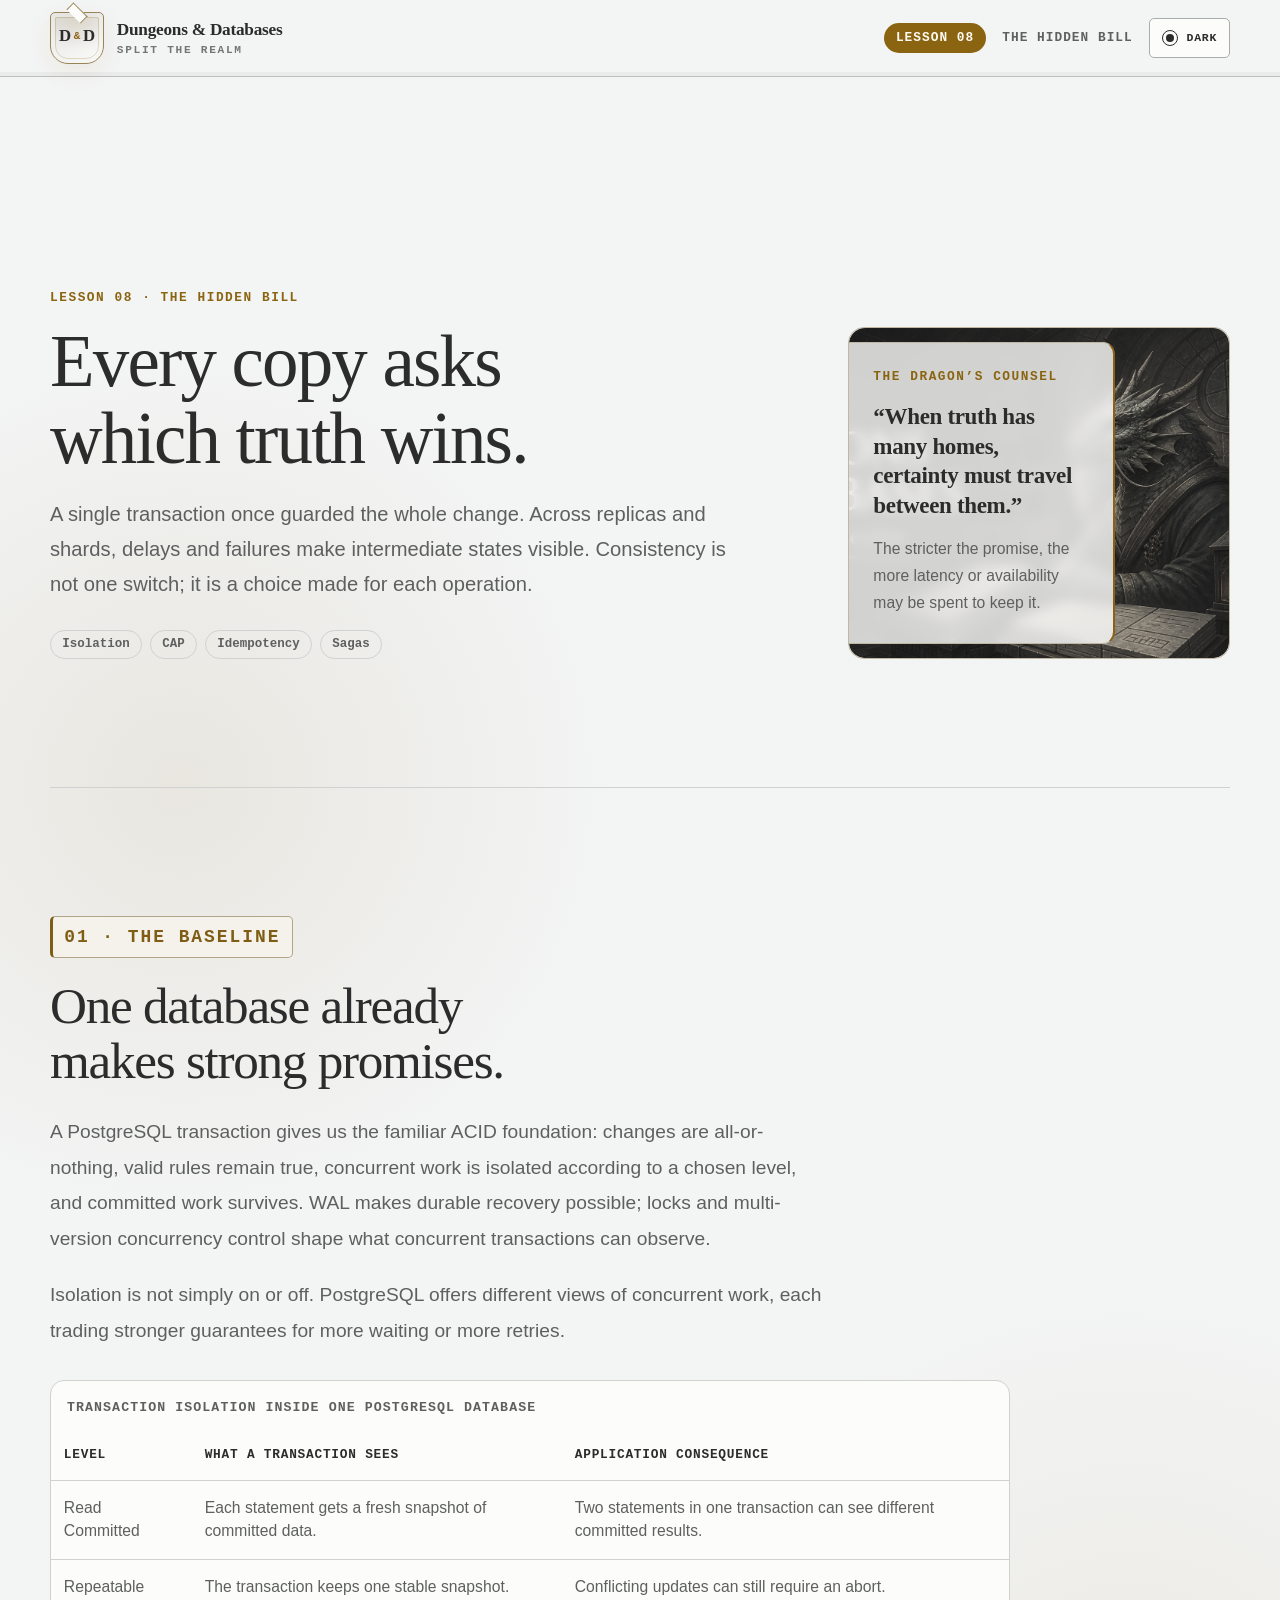
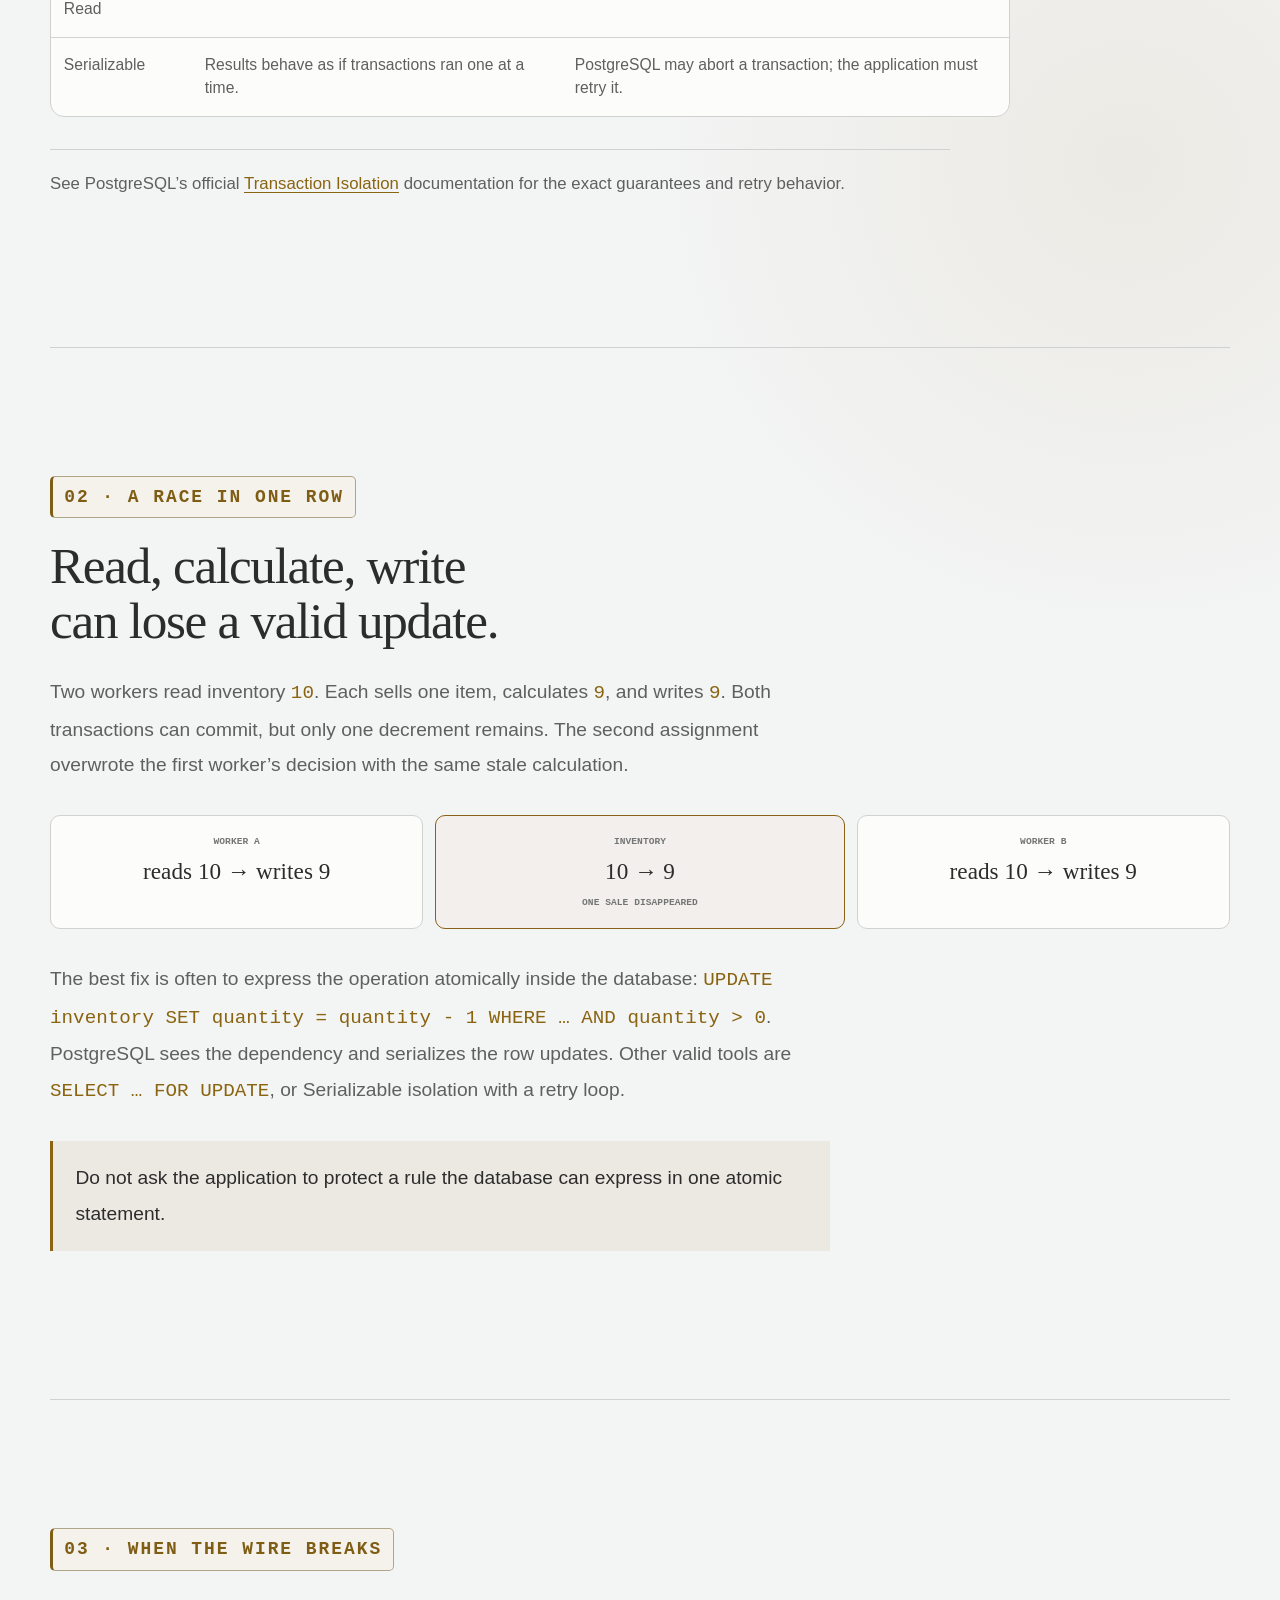
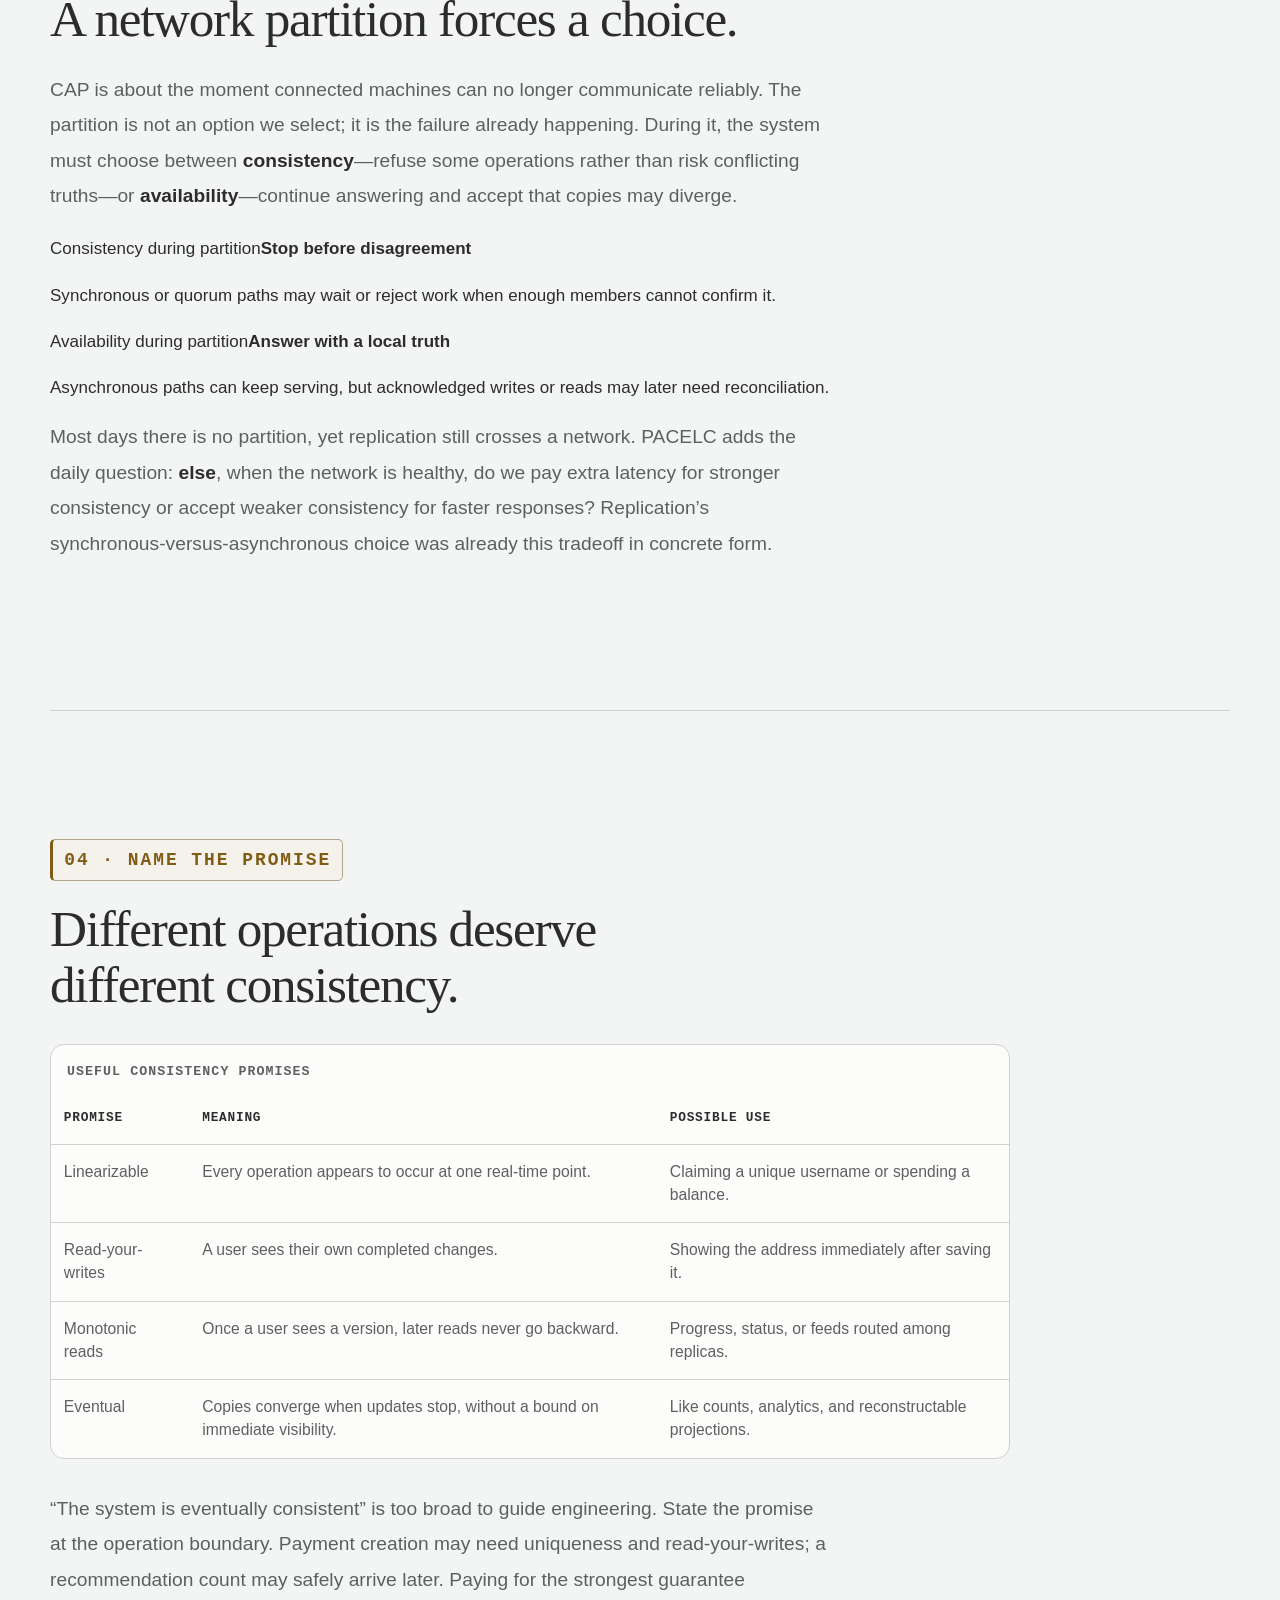
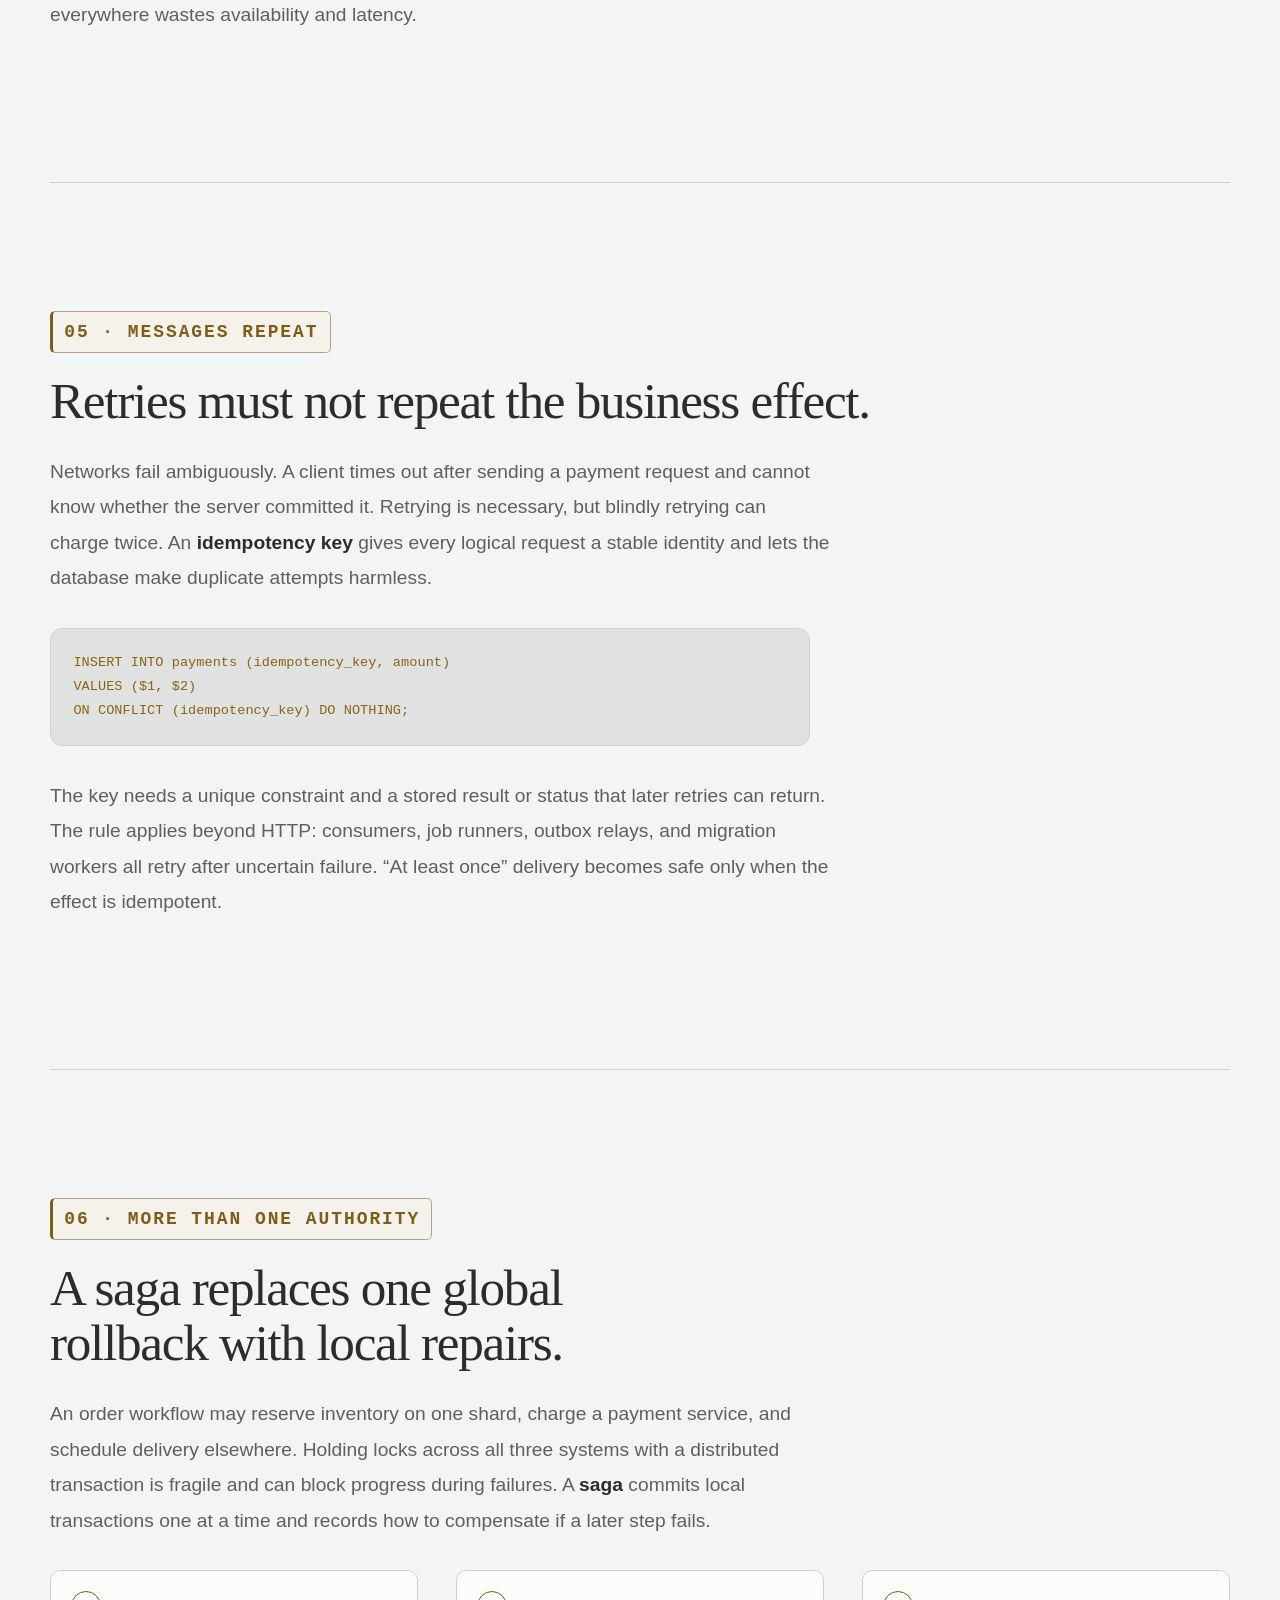
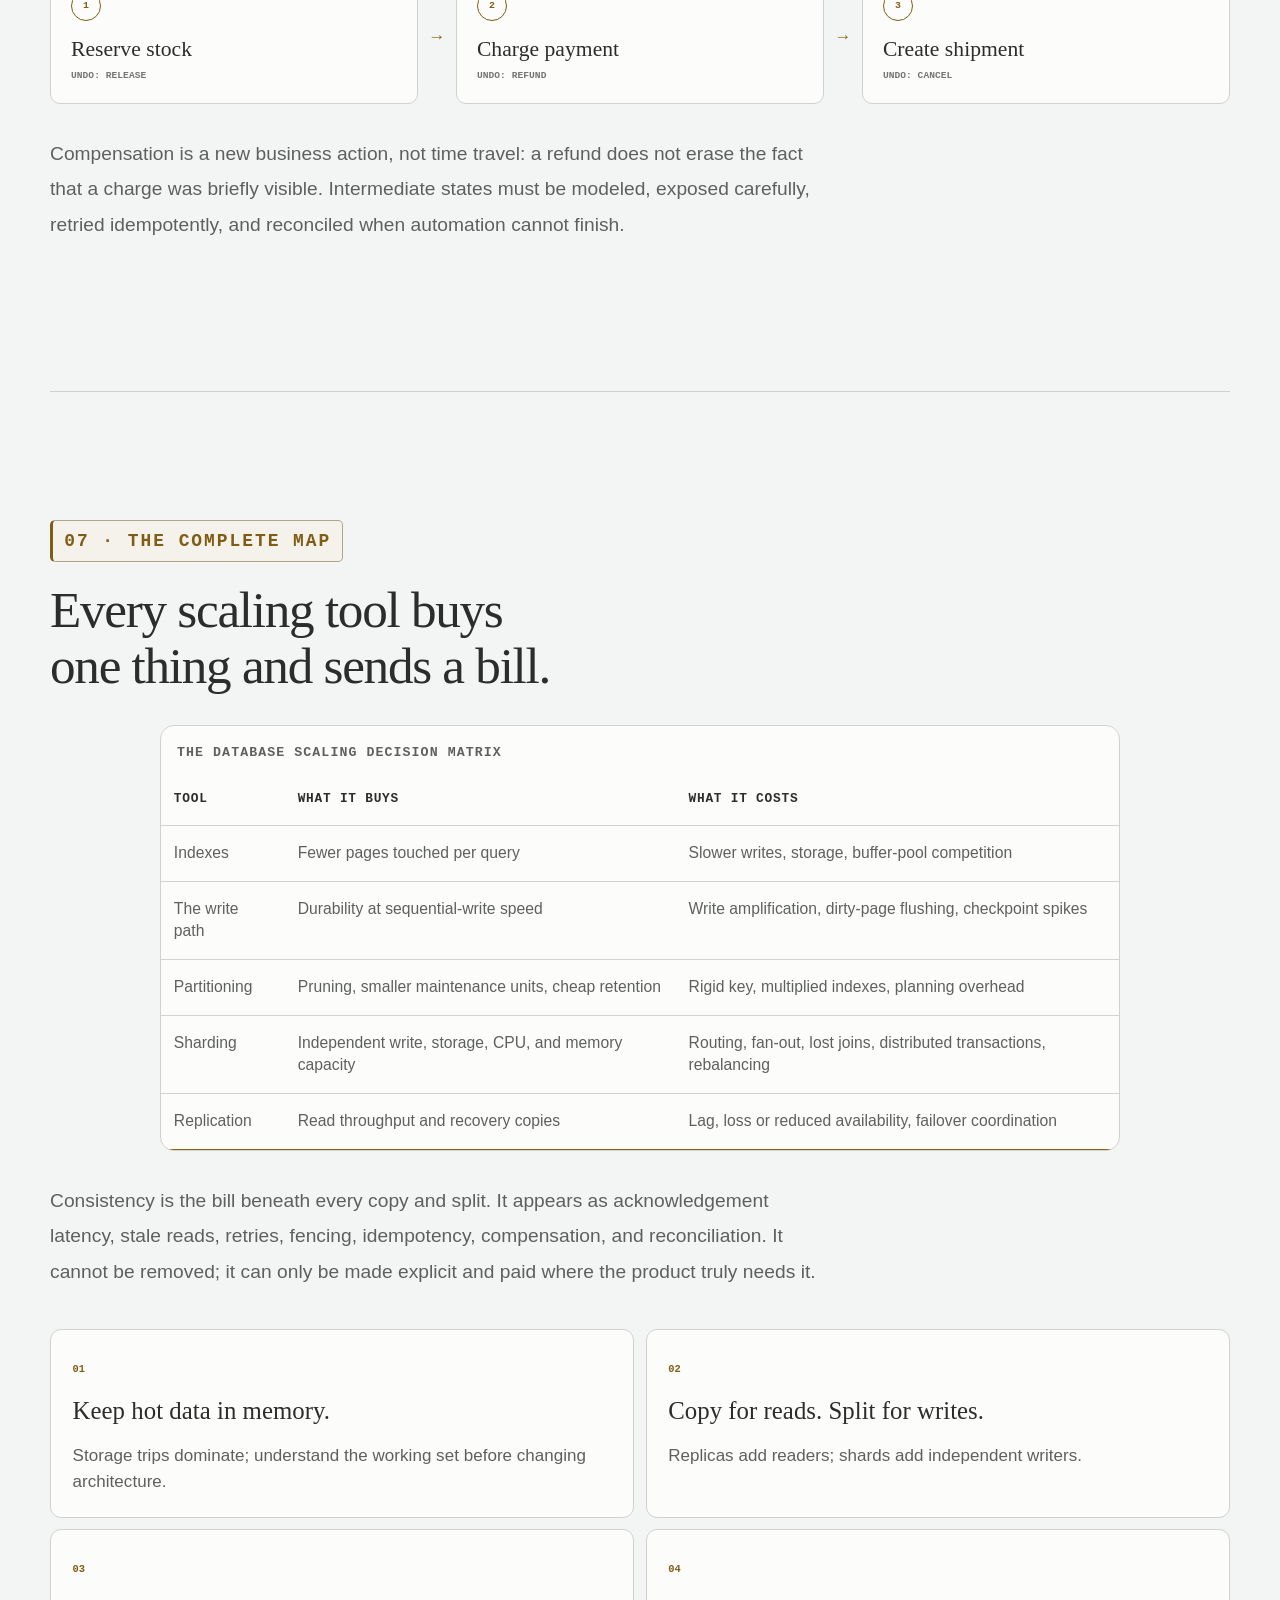
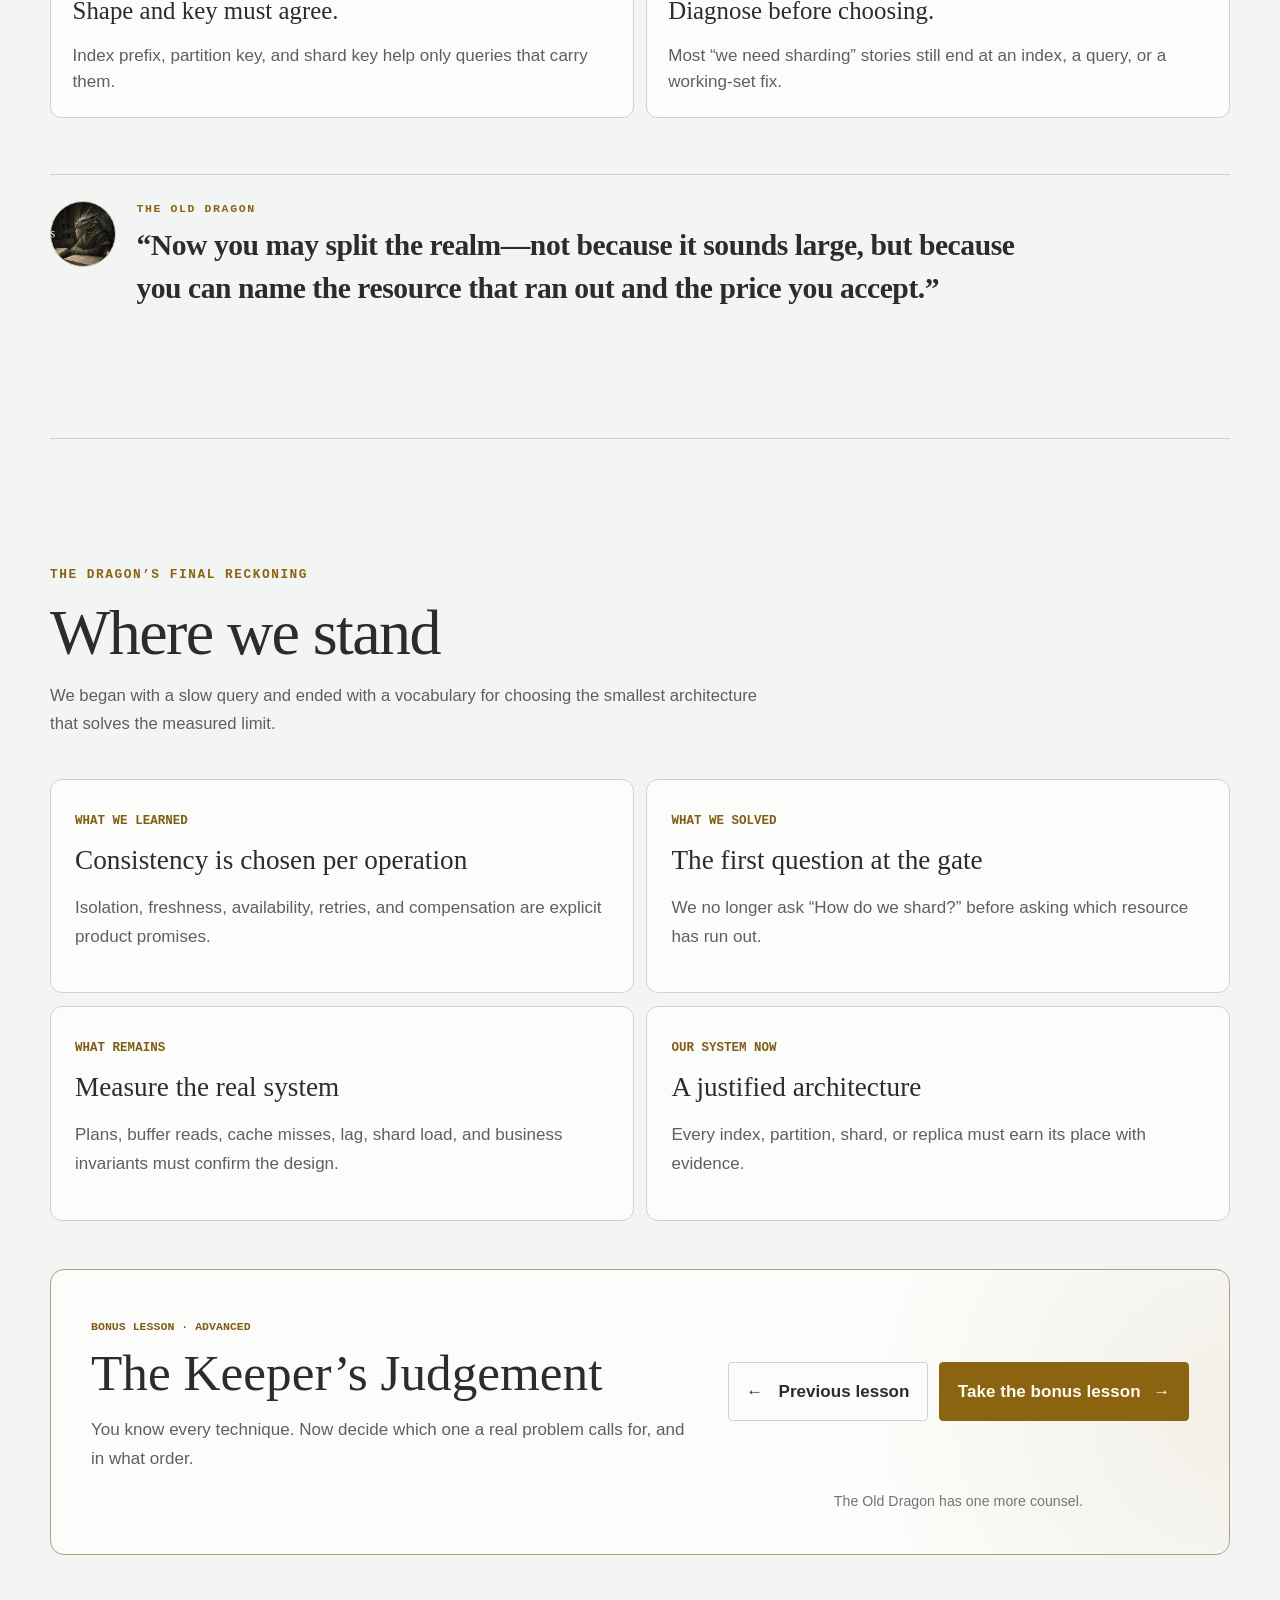
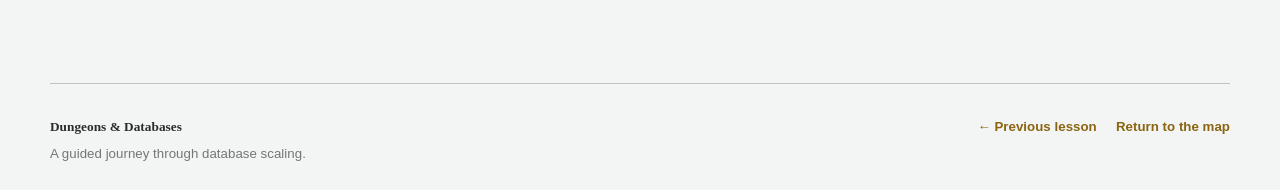
<file: lessons/lesson-08-the-price-of-many-realms/index.html>
<!doctype html>
<html lang="en" data-theme="dark">
  <head>
    <meta charset="UTF-8" />
    <meta name="viewport" content="width=device-width, initial-scale=1.0" />
    <meta name="description" content="Learn isolation, lost updates, CAP, consistency levels, idempotency, sagas, and the final database scaling decision matrix." />
    <meta name="theme-color" content="#2c2c2c" />
    <meta property="og:type" content="article" />
    <meta property="og:title" content="The Price of Many Realms · Dungeons &amp; Databases" />
    <meta property="og:description" content="Every copy and split creates a consistency bill. Learn how to choose where to pay it." />
    <meta property="og:url" content="https://shahbaaz12.github.io/dungeons-and-databases/lessons/lesson-08-the-price-of-many-realms/" />
    <meta name="twitter:card" content="summary" />
    <meta name="twitter:title" content="The Price of Many Realms · Dungeons &amp; Databases" />
    <meta name="twitter:description" content="Finish the journey with consistency choices and a scaling decision matrix." />
    <title>Lesson 08 · The Price of Many Realms · Dungeons &amp; Databases</title>
    <link rel="stylesheet" href="../../styles.css?v=20260823n" />
    <link rel="stylesheet" href="../lesson-shared.css?v=20260824b" />
    <link rel="stylesheet" href="../lesson-reading.css?v=20260824c" />
    <link rel="stylesheet" href="./lesson.css?v=20260823d" />
    <script src="../../site.js?v=20260823l" defer></script>
  </head>
  <body>
    <a class="skip-link" href="#lesson-content">Skip to the lesson</a>
    <header class="site-header lesson-header">
      <a class="brand" href="../../index.html" aria-label="Return to Dungeons and Databases home"><span class="brand-mark" aria-hidden="true"><b>D</b><span>&amp;</span><b>D</b></span><span class="brand-copy"><strong>Dungeons &amp; Databases</strong><small>Split the Realm</small></span></a>
      <div class="header-actions"><span class="lesson-badge">Lesson 08</span><span class="lesson-header-name">The hidden bill</span><button class="theme-toggle" type="button" data-theme-toggle aria-label="Switch to light theme"><span class="theme-toggle-icon" data-theme-icon aria-hidden="true"></span><span data-theme-label>Light</span></button></div>
    </header>

    <main id="lesson-content">
      <section class="lesson-hero section-shell">
        <div class="lesson-hero-copy">
          <p class="eyebrow">Lesson 08 · The hidden bill</p>
          <h1>Every copy asks which truth wins.</h1>
          <p>
            A single transaction once guarded the whole change. Across replicas and shards, delays and failures make
            intermediate states visible. Consistency is not one switch; it is a choice made for each operation.
          </p>
          <div class="lesson-tags" aria-label="Lesson concepts"><span>Isolation</span><span>CAP</span><span>Idempotency</span><span>Sagas</span></div>
        </div>
        <aside class="dragon-counsel compact" aria-labelledby="opening-counsel">
          <div class="dragon-counsel-avatar" aria-hidden="true"><img src="../../public/og.png" alt="" width="1672" height="941" decoding="async" fetchpriority="high" /></div>
          <div><p class="eyebrow">The Dragon’s Counsel</p><blockquote id="opening-counsel">“When truth has many homes, certainty must travel between them.”</blockquote><p>The stricter the promise, the more latency or availability may be spent to keep it.</p></div>
        </aside>
      </section>

      <article class="lesson-reading">
        <section class="reading-section" aria-labelledby="baseline-title">
          <p class="chapter-number">01 · The baseline</p>
          <h2 id="baseline-title">One database already makes strong promises.</h2>
          <p>
            A PostgreSQL transaction gives us the familiar ACID foundation: changes are all-or-nothing, valid rules
            remain true, concurrent work is isolated according to a chosen level, and committed work survives. WAL
            makes durable recovery possible; locks and multi-version concurrency control shape what concurrent
            transactions can observe.
          </p>
          <p>
            Isolation is not simply on or off. PostgreSQL offers different views of concurrent work, each trading
            stronger guarantees for more waiting or more retries.
          </p>
          <div class="table-wrap">
            <table>
              <caption>Transaction isolation inside one PostgreSQL database</caption>
              <thead><tr><th>Level</th><th>What a transaction sees</th><th>Application consequence</th></tr></thead>
              <tbody>
                <tr><td>Read Committed</td><td>Each statement gets a fresh snapshot of committed data.</td><td>Two statements in one transaction can see different committed results.</td></tr>
                <tr><td>Repeatable Read</td><td>The transaction keeps one stable snapshot.</td><td>Conflicting updates can still require an abort.</td></tr>
                <tr><td>Serializable</td><td>Results behave as if transactions ran one at a time.</td><td>PostgreSQL may abort a transaction; the application must retry it.</td></tr>
              </tbody>
            </table>
          </div>
          <p class="source-note">See PostgreSQL’s official <a href="https://www.postgresql.org/docs/current/transaction-iso.html">Transaction Isolation</a> documentation for the exact guarantees and retry behavior.</p>
        </section>

        <section class="reading-section" aria-labelledby="lost-title">
          <p class="chapter-number">02 · A race in one row</p>
          <h2 id="lost-title">Read, calculate, write can lose a valid update.</h2>
          <p>
            Two workers read inventory <code>10</code>. Each sells one item, calculates <code>9</code>, and writes
            <code>9</code>. Both transactions can commit, but only one decrement remains. The second assignment
            overwrote the first worker’s decision with the same stale calculation.
          </p>
          <div class="lost-update" aria-label="Two workers overwrite the same inventory value">
            <div><span>Worker A</span><strong>reads 10 → writes 9</strong></div>
            <div class="lost-center"><span>Inventory</span><strong>10 → 9</strong><small>one sale disappeared</small></div>
            <div><span>Worker B</span><strong>reads 10 → writes 9</strong></div>
          </div>
          <p>
            The best fix is often to express the operation atomically inside the database:
            <code>UPDATE inventory SET quantity = quantity - 1 WHERE … AND quantity &gt; 0</code>. PostgreSQL sees
            the dependency and serializes the row updates. Other valid tools are <code>SELECT … FOR UPDATE</code>,
            or Serializable isolation with a retry loop.
          </p>
          <p class="transition-callout">Do not ask the application to protect a rule the database can express in one atomic statement.</p>
        </section>

        <section class="reading-section" aria-labelledby="cap-title">
          <p class="chapter-number">03 · When the wire breaks</p>
          <h2 id="cap-title">A network partition forces a choice.</h2>
          <p>
            CAP is about the moment connected machines can no longer communicate reliably. The partition is not an
            option we select; it is the failure already happening. During it, the system must choose between
            <strong>consistency</strong>—refuse some operations rather than risk conflicting truths—or
            <strong>availability</strong>—continue answering and accept that copies may diverge.
          </p>
          <div class="comparison-grid">
            <article><span>Consistency during partition</span><strong>Stop before disagreement</strong><p>Synchronous or quorum paths may wait or reject work when enough members cannot confirm it.</p></article>
            <article><span>Availability during partition</span><strong>Answer with a local truth</strong><p>Asynchronous paths can keep serving, but acknowledged writes or reads may later need reconciliation.</p></article>
          </div>
          <p>
            Most days there is no partition, yet replication still crosses a network. PACELC adds the daily question:
            <strong>else</strong>, when the network is healthy, do we pay extra latency for stronger consistency or
            accept weaker consistency for faster responses? Replication’s synchronous-versus-asynchronous choice was
            already this tradeoff in concrete form.
          </p>
        </section>

        <section class="reading-section" aria-labelledby="levels-title">
          <p class="chapter-number">04 · Name the promise</p>
          <h2 id="levels-title">Different operations deserve different consistency.</h2>
          <div class="table-wrap">
            <table>
              <caption>Useful consistency promises</caption>
              <thead><tr><th>Promise</th><th>Meaning</th><th>Possible use</th></tr></thead>
              <tbody>
                <tr><td>Linearizable</td><td>Every operation appears to occur at one real-time point.</td><td>Claiming a unique username or spending a balance.</td></tr>
                <tr><td>Read-your-writes</td><td>A user sees their own completed changes.</td><td>Showing the address immediately after saving it.</td></tr>
                <tr><td>Monotonic reads</td><td>Once a user sees a version, later reads never go backward.</td><td>Progress, status, or feeds routed among replicas.</td></tr>
                <tr><td>Eventual</td><td>Copies converge when updates stop, without a bound on immediate visibility.</td><td>Like counts, analytics, and reconstructable projections.</td></tr>
              </tbody>
            </table>
          </div>
          <p>
            “The system is eventually consistent” is too broad to guide engineering. State the promise at the
            operation boundary. Payment creation may need uniqueness and read-your-writes; a recommendation count
            may safely arrive later. Paying for the strongest guarantee everywhere wastes availability and latency.
          </p>
        </section>

        <section class="reading-section" aria-labelledby="retry-title">
          <p class="chapter-number">05 · Messages repeat</p>
          <h2 id="retry-title">Retries must not repeat the business effect.</h2>
          <p>
            Networks fail ambiguously. A client times out after sending a payment request and cannot know whether the
            server committed it. Retrying is necessary, but blindly retrying can charge twice. An
            <strong>idempotency key</strong> gives every logical request a stable identity and lets the database make
            duplicate attempts harmless.
          </p>
          <pre class="sql-block"><code>INSERT INTO payments (idempotency_key, amount)
VALUES ($1, $2)
ON CONFLICT (idempotency_key) DO NOTHING;</code></pre>
          <p>
            The key needs a unique constraint and a stored result or status that later retries can return. The rule
            applies beyond HTTP: consumers, job runners, outbox relays, and migration workers all retry after uncertain
            failure. “At least once” delivery becomes safe only when the effect is idempotent.
          </p>
        </section>

        <section class="reading-section" aria-labelledby="saga-title">
          <p class="chapter-number">06 · More than one authority</p>
          <h2 id="saga-title">A saga replaces one global rollback with local repairs.</h2>
          <p>
            An order workflow may reserve inventory on one shard, charge a payment service, and schedule delivery
            elsewhere. Holding locks across all three systems with a distributed transaction is fragile and can block
            progress during failures. A <strong>saga</strong> commits local transactions one at a time and records how
            to compensate if a later step fails.
          </p>
          <div class="saga-line" aria-label="Order saga with compensating actions">
            <div><span>1</span><strong>Reserve stock</strong><small>undo: release</small></div><b>→</b>
            <div><span>2</span><strong>Charge payment</strong><small>undo: refund</small></div><b>→</b>
            <div><span>3</span><strong>Create shipment</strong><small>undo: cancel</small></div>
          </div>
          <p>
            Compensation is a new business action, not time travel: a refund does not erase the fact that a charge
            was briefly visible. Intermediate states must be modeled, exposed carefully, retried idempotently, and
            reconciled when automation cannot finish.
          </p>
        </section>

        <section class="reading-section final-matrix-section" aria-labelledby="matrix-title">
          <p class="chapter-number">07 · The complete map</p>
          <h2 id="matrix-title">Every scaling tool buys one thing and sends a bill.</h2>
          <div class="table-wrap decision-matrix">
            <table>
              <caption>The database scaling decision matrix</caption>
              <thead><tr><th>Tool</th><th>What it buys</th><th>What it costs</th></tr></thead>
              <tbody>
                <tr><td>Indexes</td><td>Fewer pages touched per query</td><td>Slower writes, storage, buffer-pool competition</td></tr>
                <tr><td>The write path</td><td>Durability at sequential-write speed</td><td>Write amplification, dirty-page flushing, checkpoint spikes</td></tr>
                <tr><td>Partitioning</td><td>Pruning, smaller maintenance units, cheap retention</td><td>Rigid key, multiplied indexes, planning overhead</td></tr>
                <tr><td>Sharding</td><td>Independent write, storage, CPU, and memory capacity</td><td>Routing, fan-out, lost joins, distributed transactions, rebalancing</td></tr>
                <tr><td>Replication</td><td>Read throughput and recovery copies</td><td>Lag, loss or reduced availability, failover coordination</td></tr>
              </tbody>
            </table>
          </div>
          <p>
            Consistency is the bill beneath every copy and split. It appears as acknowledgement latency, stale reads,
            retries, fencing, idempotency, compensation, and reconciliation. It cannot be removed; it can only be made
            explicit and paid where the product truly needs it.
          </p>
          <div class="final-rules">
            <article><span>01</span><strong>Keep hot data in memory.</strong><p>Storage trips dominate; understand the working set before changing architecture.</p></article>
            <article><span>02</span><strong>Copy for reads. Split for writes.</strong><p>Replicas add readers; shards add independent writers.</p></article>
            <article><span>03</span><strong>Shape and key must agree.</strong><p>Index prefix, partition key, and shard key help only queries that carry them.</p></article>
            <article><span>04</span><strong>Diagnose before choosing.</strong><p>Most “we need sharding” stories still end at an index, a query, or a working-set fix.</p></article>
          </div>
          <blockquote class="dragon-line"><span>The Old Dragon</span>“Now you may split the realm—not because it sounds large, but because you can name the resource that ran out and the price you accept.”</blockquote>
        </section>
      </article>

      <section class="reckoning section-shell final-reckoning" aria-labelledby="reckoning-title">
        <div class="reckoning-intro"><p class="eyebrow">The Dragon’s Final Reckoning</p><h2 id="reckoning-title">Where we stand</h2><p>We began with a slow query and ended with a vocabulary for choosing the smallest architecture that solves the measured limit.</p></div>
        <div class="standing-grid">
          <article><span>What we learned</span><strong>Consistency is chosen per operation</strong><p>Isolation, freshness, availability, retries, and compensation are explicit product promises.</p></article>
          <article><span>What we solved</span><strong>The first question at the gate</strong><p>We no longer ask “How do we shard?” before asking which resource has run out.</p></article>
          <article><span>What remains</span><strong>Measure the real system</strong><p>Plans, buffer reads, cache misses, lag, shard load, and business invariants must confirm the design.</p></article>
          <article><span>Our system now</span><strong>A justified architecture</strong><p>Every index, partition, shard, or replica must earn its place with evidence.</p></article>
        </div>
        <div class="next-gate completion-gate">
          <div><span>Bonus lesson · Advanced</span><h3>The Keeper’s Judgement</h3><p>You know every technique. Now decide which one a real problem calls for, and in what order.</p></div>
          <div class="gate-actions"><a class="button button-secondary" href="../lesson-07-copies-of-the-ledger/"><b aria-hidden="true">←</b> Previous lesson</a><a class="button button-primary" href="../lesson-09-the-keepers-judgement/">Take the bonus lesson <b aria-hidden="true">→</b></a></div>
          <small>The Old Dragon has one more counsel.</small>
        </div>
      </section>
    </main>
    <footer class="site-footer section-shell"><div><strong>Dungeons &amp; Databases</strong><p>A guided journey through database scaling.</p></div><div class="footer-links"><a href="../lesson-07-copies-of-the-ledger/">← Previous lesson</a><a href="../../index.html">Return to the map</a></div></footer>
  </body>
</html>
</file>
<file: styles.css>
:root {
  color-scheme: dark;
  --bg: #2c2c2c;
  --bg-soft: #262626;
  --panel: #333333;
  --panel-strong: #3a3a3a;
  --line: #484848;
  --line-bright: #626262;
  --text: #f3f4f4;
  --muted: #d0d0cc;
  --faint: #aaa9a4;
  --accent: #e2c75a;
  --accent-deep: #b99a2f;
  --focus: #f0d77a;
  --moss: var(--accent);
  --moss-dark: var(--accent-deep);
  --jade: var(--focus);
  --gold: var(--accent);
  --gold-muted: var(--line-bright);
  --accent-ink: #241f0b;
  --ember: #cda94b;
  --danger: #ef6671;
  --shadow: 0 22px 70px rgb(0 0 0 / 34%);
  --serif: 'Sitka Text', Charter, 'Bitstream Charter', Cambria, Georgia, serif;
  --dragon: 'Palatino Linotype', 'Book Antiqua', Palatino, Georgia, serif;
  --sans: 'Segoe UI Variable Text', 'Segoe UI', Tahoma, Arial, sans-serif;
  --mono: 'Cascadia Code', 'SFMono-Regular', Consolas, monospace;
}

:root[data-theme='light'] {
  color-scheme: light;
  --bg: #f3f4f4;
  --bg-soft: #e8e9e9;
  --panel: #fcfcfa;
  --panel-strong: #e0e1e1;
  --line: #d0d1d1;
  --line-bright: #aaacac;
  --text: #2c2c2c;
  --muted: #5e6060;
  --faint: #747676;
  --accent: #8a6410;
  --accent-deep: #76520d;
  --focus: #7f5d14;
  --moss: var(--accent);
  --moss-dark: var(--accent-deep);
  --jade: var(--focus);
  --gold: var(--accent);
  --gold-muted: var(--line-bright);
  --accent-ink: #fffaf0;
  --ember: #8a6115;
  --danger: #a92f43;
  --shadow: 0 22px 60px rgb(36 36 36 / 12%);
}

* {
  box-sizing: border-box;
}

html {
  scroll-behavior: smooth;
  scroll-padding-top: 96px;
  overflow-x: hidden;
  overflow-x: clip;
}

body {
  min-width: 320px;
  margin: 0;
  background:
    radial-gradient(circle at 14% 8%, color-mix(in srgb, var(--jade) 9%, transparent), transparent 27rem),
    radial-gradient(circle at 88% 18%, color-mix(in srgb, var(--gold) 7%, transparent), transparent 30rem),
    var(--bg);
  color: var(--text);
  font-family: var(--sans);
  font-size: 1.0625rem;
  line-height: 1.72;
  letter-spacing: 0.002em;
  overflow-x: hidden;
  font-kerning: normal;
  text-rendering: optimizeLegibility;
}

.home-page::before {
  content: '';
  position: fixed;
  inset: 0;
  z-index: 50;
  pointer-events: none;
  background:
    repeating-linear-gradient(112deg, transparent 0 4px, rgb(255 255 255 / 0.014) 4px 5px),
    repeating-linear-gradient(22deg, transparent 0 9px, rgb(0 0 0 / 0.025) 9px 10px);
  mix-blend-mode: soft-light;
}

h1,
h2,
h3,
[id] {
  scroll-margin-top: 96px;
}

a {
  color: inherit;
}

button,
a {
  -webkit-tap-highlight-color: transparent;
  touch-action: manipulation;
}

button,
.button,
.lesson-card a {
  transition: border-color 160ms ease, background 160ms ease, color 160ms ease, transform 160ms ease;
}

:focus-visible {
  outline: 3px solid var(--jade);
  outline-offset: 4px;
}

.skip-link {
  position: fixed;
  top: 0.75rem;
  left: 0.75rem;
  z-index: 100;
  padding: 0.65rem 0.85rem;
  background: var(--text);
  color: var(--bg);
  transform: translateY(-160%);
}

.skip-link:focus {
  transform: translateY(0);
}

.section-shell {
  width: min(1180px, calc(100% - 40px));
  margin-inline: auto;
}

.site-header {
  position: sticky;
  top: 0;
  z-index: 20;
  display: flex;
  align-items: center;
  justify-content: space-between;
  min-height: 76px;
  padding: 0.75rem max(20px, calc((100vw - 1180px) / 2));
  border-bottom: 1px solid color-mix(in srgb, var(--gold-muted) 52%, var(--line));
  background: color-mix(in srgb, var(--bg) 91%, transparent);
  box-shadow: inset 0 -4px 0 color-mix(in srgb, var(--bg-soft) 82%, transparent);
  backdrop-filter: blur(16px);
  -webkit-backdrop-filter: blur(16px);
}

.brand {
  display: inline-flex;
  align-items: center;
  gap: 0.8rem;
  text-decoration: none;
}

.brand-mark {
  position: relative;
  display: grid;
  grid-template-columns: 1fr auto 1fr;
  place-items: center;
  width: 54px;
  height: 52px;
  padding: 0 0.45rem 0.2rem;
  border: 1px solid color-mix(in srgb, var(--gold) 55%, var(--line-bright));
  border-radius: 5px 5px 18px 18px;
  background:
    radial-gradient(circle at 50% 0%, color-mix(in srgb, var(--ember) 16%, transparent), transparent 68%),
    linear-gradient(155deg, var(--panel-strong), var(--panel));
  color: var(--text);
  box-shadow:
    inset 0 0 0 4px color-mix(in srgb, var(--bg) 52%, transparent),
    0 8px 24px color-mix(in srgb, var(--ember) 8%, transparent);
}

.brand-mark::before,
.brand-mark::after {
  content: '';
  position: absolute;
}

.brand-mark::before {
  inset: 4px;
  border: 1px solid color-mix(in srgb, var(--gold) 22%, transparent);
  border-radius: 2px 2px 13px 13px;
}

.brand-mark::after {
  top: -5px;
  left: 50%;
  width: 18px;
  height: 9px;
  border: 1px solid color-mix(in srgb, var(--gold) 55%, var(--line-bright));
  border-bottom: 0;
  background: var(--panel);
  transform: translateX(-50%) rotate(45deg);
}

.brand-mark b,
.brand-mark span {
  position: relative;
  z-index: 1;
}

.brand-mark b {
  font-family: var(--serif);
  font-size: 1.05rem;
  font-weight: 700;
  line-height: 1;
}

.brand-mark span {
  margin-inline: 0.12rem;
  color: var(--ember);
  font: 800 0.68rem/1 var(--mono);
}

.brand-copy {
  display: grid;
  line-height: 1.15;
}

.brand-copy strong {
  font-family: var(--serif);
  font-size: 1.08rem;
  letter-spacing: -0.015em;
}

.brand-copy small {
  margin-top: 0.28rem;
  color: var(--faint);
  font: 700 0.7rem/1 var(--mono);
  letter-spacing: 0.15em;
  text-transform: uppercase;
}

.header-actions {
  display: flex;
  align-items: center;
  gap: 1rem;
}

.theme-toggle {
  display: inline-flex;
  align-items: center;
  gap: 0.55rem;
  min-height: 40px;
  padding: 0.55rem 0.75rem;
  border: 1px solid var(--line-bright);
  border-radius: 5px;
  background: var(--panel);
  color: var(--text);
  font: 800 0.72rem/1 var(--mono);
  letter-spacing: 0.06em;
  text-transform: uppercase;
  cursor: pointer;
}

.theme-toggle:hover {
  border-color: var(--gold);
  background: var(--panel-strong);
  transform: translateY(-1px);
}

.theme-toggle:active { transform: translateY(1px); }

.theme-toggle-icon {
  position: relative;
  width: 16px;
  height: 16px;
  border: 1px solid currentColor;
  border-radius: 50%;
  overflow: hidden;
}

.theme-toggle-icon::after {
  content: '';
  position: absolute;
  inset: 2px 2px 2px 7px;
  border-radius: 0 999px 999px 0;
  background: currentColor;
  transition: inset 180ms ease, border-radius 180ms ease;
}

:root[data-theme='light'] .theme-toggle-icon::after {
  inset: 3px;
  border-radius: 50%;
}

.unlock-badge {
  font: 700 0.74rem/1 var(--mono);
  letter-spacing: 0.08em;
  text-transform: uppercase;
}

.unlock-badge {
  display: inline-flex;
  align-items: center;
  gap: 0.55rem;
  color: var(--muted);
}

.unlock-badge i {
  width: 7px;
  height: 7px;
  border: 1px solid var(--gold);
  border-radius: 1px;
  background: transparent;
  transform: rotate(45deg);
}

.button:active,
.lesson-card a:active {
  transform: translateY(1px);
}

.hero {
  position: relative;
  isolation: isolate;
  display: grid;
  grid-template-columns: minmax(0, 1.14fr) minmax(360px, 0.86fr);
  gap: clamp(3rem, 6vw, 6rem);
  align-items: center;
  min-height: min(860px, calc(100dvh - 76px));
  padding-block: clamp(3.25rem, 7vh, 5.5rem);
}

.home-page .hero::before,
.home-page .hero::after {
  content: '';
  position: absolute;
  top: 0;
  bottom: 0;
  left: 50%;
  width: 100vw;
  pointer-events: none;
  transform: translateX(-50%);
}

.home-page .hero::before {
  z-index: -2;
  background:
    linear-gradient(90deg, var(--bg) 0%, color-mix(in srgb, var(--bg) 72%, transparent) 31%, color-mix(in srgb, var(--bg) 48%, transparent) 62%, var(--bg) 100%),
    linear-gradient(0deg, var(--bg) 0%, transparent 24%, transparent 76%, var(--bg) 100%),
    url('./public/vault-stage-dark.webp') center 42% / cover no-repeat;
  filter: grayscale(0.12) sepia(0.1) saturate(0.82) contrast(0.96) brightness(0.78);
  opacity: 0.31;
}

.home-page .hero::after {
  z-index: -1;
  background:
    radial-gradient(ellipse at 50% 20%, transparent 0 26%, color-mix(in srgb, var(--jade) 5%, transparent) 45%, transparent 68%),
    linear-gradient(90deg, transparent 0 49.94%, color-mix(in srgb, var(--gold-muted) 22%, transparent) 50%, transparent 50.06% 100%);
  opacity: 0.72;
}

:root[data-theme='light'] .home-page .hero::before {
  background:
    linear-gradient(90deg, var(--bg) 0%, color-mix(in srgb, var(--bg) 72%, transparent) 31%, color-mix(in srgb, var(--bg) 56%, transparent) 62%, var(--bg) 100%),
    linear-gradient(0deg, var(--bg) 0%, transparent 24%, transparent 76%, var(--bg) 100%),
    url('./public/vault-stage-light.webp') center 42% / cover no-repeat;
  filter: grayscale(0.08) sepia(0.05) saturate(0.82) contrast(0.92) brightness(1.02);
  opacity: 0.18;
}

.home-page .hero-copy {
  position: relative;
  padding-left: clamp(1.1rem, 2.5vw, 2rem);
}

.home-page .hero-copy::before {
  content: '';
  position: absolute;
  inset: 0 auto 0 0;
  width: 1px;
  background: linear-gradient(transparent, var(--gold-muted) 16%, var(--gold-muted) 84%, transparent);
}

.eyebrow {
  margin: 0 0 1rem;
  color: var(--gold);
  font: 800 0.8rem/1.3 var(--mono);
  letter-spacing: 0.12em;
  text-transform: uppercase;
}

.eyebrow-rule {
  display: inline-block;
  width: 64px;
  height: 1px;
  margin-left: 0.7rem;
  vertical-align: middle;
  background: var(--gold);
  opacity: 0.48;
}

h1,
h2 {
  font-family: var(--serif);
  letter-spacing: -0.025em;
  text-wrap: balance;
}

blockquote {
  font-family: var(--dragon);
  font-weight: 600;
  letter-spacing: -0.015em;
  text-wrap: balance;
}

h1 {
  max-width: 760px;
  margin: 0;
  font-size: clamp(2.6rem, 4.5vw, 4.55rem);
  font-weight: 500;
  line-height: 1.06;
}

.hero-lede {
  max-width: 660px;
  margin: 1.65rem 0 0;
  color: var(--muted);
  font-size: clamp(1.08rem, 1.6vw, 1.24rem);
  text-wrap: pretty;
}

.hero-actions {
  display: flex;
  flex-wrap: wrap;
  gap: 0.8rem;
  margin-top: 2rem;
}

.button {
  position: relative;
  isolation: isolate;
  display: inline-flex;
  align-items: center;
  justify-content: center;
  gap: 0.8rem;
  min-height: 48px;
  padding: 0.85rem 1.1rem;
  border: 1px solid var(--line);
  border-radius: 4px;
  font-weight: 800;
  text-decoration: none;
  overflow: hidden;
}

.button::before {
  content: '';
  position: absolute;
  inset: -1px;
  z-index: -1;
  pointer-events: none;
  background: linear-gradient(110deg, transparent 24%, rgb(255 255 255 / 18%) 48%, transparent 72%);
  transform: translateX(-120%);
  transition: transform 520ms cubic-bezier(0.16, 1, 0.3, 1);
}

.button:hover::before { transform: translateX(120%); }

.button:hover { transform: translateY(-2px); }
.button-primary { border-color: var(--gold); background: var(--gold); color: var(--accent-ink); }
.button-primary:hover { border-color: color-mix(in srgb, var(--gold) 82%, var(--bg)); background: color-mix(in srgb, var(--gold) 82%, var(--bg)); }
.button-secondary { background: var(--panel); color: var(--text); }
.button-secondary:hover { border-color: var(--gold-muted); background: var(--panel-strong); }

.journey-facts {
  display: flex;
  gap: clamp(1.2rem, 4vw, 3.5rem);
  margin: 2.5rem 0 0;
  padding-top: 1.35rem;
  border-top: 1px solid color-mix(in srgb, var(--gold-muted) 42%, var(--line));
}

.journey-facts div { display: grid; }
.journey-facts dt { color: var(--text); font: 500 1.55rem/1 var(--serif); }
.journey-facts dd { margin: 0.4rem 0 0; color: var(--faint); font: 700 0.74rem/1 var(--mono); text-transform: uppercase; }

.hero-stage {
  position: relative;
  isolation: isolate;
  --stage-text: #f2eee4;
  --stage-muted: #b7beb8;
  --stage-moss: #e2c75a;
  --stage-jade: #f0d77a;
  min-height: 540px;
  padding: clamp(1.35rem, 3vw, 2rem);
  border: 1px solid var(--gold-muted);
  border-radius: 6px;
  background: var(--panel);
  box-shadow:
    inset 0 0 0 7px color-mix(in srgb, var(--bg) 55%, transparent),
    inset 0 0 0 8px color-mix(in srgb, var(--gold-muted) 30%, transparent),
    var(--shadow);
  overflow: hidden;
}

.hero-stage::before {
  content: '';
  position: absolute;
  top: 8px;
  left: 50%;
  width: 9px;
  height: 9px;
  border: 1px solid var(--gold-muted);
  background: var(--panel);
  transform: translate(-50%, -50%) rotate(45deg);
  z-index: 4;
}

.hero-stage::after {
  content: '';
  position: absolute;
  inset: 0;
  z-index: 1;
  pointer-events: none;
  background: linear-gradient(112deg, transparent 30%, color-mix(in srgb, var(--jade) 18%, transparent) 50%, transparent 70%);
  opacity: 0;
  transform: translateX(-80%);
  transition: opacity 420ms ease, transform 720ms cubic-bezier(0.16, 1, 0.3, 1);
}

.hero-stage:hover::after {
  opacity: 0.42;
  transform: translateX(80%);
}

.hero-stage > :not(.vault-art) {
  position: relative;
  z-index: 2;
}

.vault-art {
  position: absolute;
  inset: 0;
  z-index: 0;
  overflow: hidden;
  background: var(--panel);
}

.vault-art::before,
.vault-art::after {
  content: '';
  position: absolute;
  inset: 0;
  z-index: 1;
  pointer-events: none;
}

.vault-art::before {
  background:
    radial-gradient(circle at 70% 22%, rgb(226 199 90 / 15%), transparent 13rem),
    radial-gradient(circle at 20% 58%, rgb(205 169 75 / 10%), transparent 16rem);
  mix-blend-mode: screen;
}

.vault-art::after {
  background:
    linear-gradient(to bottom, rgb(44 44 44 / 4%) 0%, rgb(44 44 44 / 12%) 36%, rgb(44 44 44 / 72%) 78%, rgb(44 44 44 / 88%) 100%),
    linear-gradient(90deg, rgb(44 44 44 / 18%), transparent 45%, rgb(44 44 44 / 10%));
}

:root[data-theme='light'] .vault-art::after {
  background:
    linear-gradient(to bottom, rgb(44 44 44 / 1%) 0%, rgb(44 44 44 / 3%) 42%, rgb(44 44 44 / 14%) 78%, rgb(44 44 44 / 30%) 100%),
    linear-gradient(90deg, rgb(44 44 44 / 4%), transparent 48%, rgb(44 44 44 / 3%));
}

.vault-art img {
  width: 100%;
  height: 100%;
  object-fit: cover;
  object-position: 52% center;
  filter: grayscale(0.12) sepia(0.12) saturate(0.88) contrast(1.04) brightness(0.96);
  transform: scale(1.01);
  transform-origin: center;
  transition: opacity 320ms ease, transform 700ms cubic-bezier(0.16, 1, 0.3, 1), filter 420ms ease;
}

.hero-stage:hover .vault-art img {
  filter: grayscale(0.08) sepia(0.1) saturate(0.92) contrast(1.06) brightness(0.98);
  transform: scale(1.035);
}

:root[data-theme='light'] .hero-stage {
  --stage-text: #2c2c2c;
  --stage-muted: #5e6060;
  --stage-moss: #8a6410;
  --stage-jade: #7f5d14;
  border-color: var(--line-bright);
  background: var(--panel);
  box-shadow:
    inset 0 0 0 7px rgb(243 244 244 / 68%),
    inset 0 0 0 8px color-mix(in srgb, var(--jade) 16%, transparent),
    var(--shadow);
}

:root[data-theme='light'] .vault-art {
  background: var(--panel-strong);
}

:root[data-theme='light'] .vault-art::before {
  background: radial-gradient(circle at 70% 22%, rgb(205 169 75 / 12%), transparent 13rem);
  mix-blend-mode: normal;
}

:root[data-theme='light'] .vault-art img {
  opacity: 0.94;
  filter: grayscale(0.06) sepia(0.04) saturate(0.84) contrast(1.04) brightness(0.98);
}

:root[data-theme='light'] .hero-stage:hover .vault-art img {
  opacity: 1;
  filter: grayscale(0.03) sepia(0.03) saturate(0.88) contrast(1.06) brightness(1);
}

.stage-heading,
.pressure-readout {
  position: relative;
  display: flex;
  align-items: center;
  justify-content: space-between;
  gap: 1rem;
  font: 700 0.72rem/1 var(--mono);
  letter-spacing: 0.08em;
  text-transform: uppercase;
}

.stage-heading {
  padding: 0.8rem 0.9rem;
  border: 1px solid color-mix(in srgb, var(--line-bright) 70%, transparent);
  border-radius: 3px;
  background: rgb(44 44 44 / 82%);
  color: var(--stage-moss);
  text-shadow: 0 1px 12px rgb(0 0 0 / 72%);
}

.status-dot {
  padding-left: 0.7rem;
  border-left: 2px solid var(--danger);
  color: var(--danger);
}

.realm-map {
  position: relative;
  display: grid;
  grid-template-columns: minmax(0, 1fr) auto minmax(0, 1fr) auto minmax(0, 1.08fr);
  gap: 0.45rem;
  align-items: center;
  margin: clamp(12rem, 28vh, 14rem) 0 1rem;
}

.map-node {
  position: relative;
  z-index: 1;
  display: grid;
  gap: 0.55rem;
  align-content: center;
  min-width: 0;
  min-height: 92px;
  padding: 0.7rem;
  border: 1px solid color-mix(in srgb, var(--line-bright) 76%, transparent);
  border-radius: 3px;
  background: rgb(30 24 30 / 92%);
  box-shadow: 0 12px 26px rgb(0 0 0 / 18%);
}

.node-glyph {
  display: grid;
  place-items: center;
  width: 30px;
  height: 30px;
  border: 1px solid var(--gold-muted);
  border-radius: 2px;
  color: var(--gold);
  font: 800 0.68rem/1 var(--mono);
}

.map-node span:last-of-type { display: grid; min-width: 0; }
.map-node small { color: var(--stage-muted); font: 600 0.6rem/1.25 var(--mono); text-transform: uppercase; }
.map-node strong { margin-top: 0.25rem; color: var(--stage-text); font-size: 0.78rem; white-space: nowrap; }
.map-arrow {
  justify-self: center;
  color: var(--stage-jade);
  font-family: var(--mono);
}
.map-node-database { border-color: color-mix(in srgb, var(--danger) 65%, var(--line)); }
.map-node-database .node-glyph { color: var(--ember); }

.pressure-ring {
  position: absolute;
  inset: -5px;
  z-index: -1;
  border: 1px solid color-mix(in srgb, var(--danger) 28%, transparent);
  border-radius: 5px;
}

.pressure-readout {
  padding: 0.85rem 0.9rem;
  border: 1px solid color-mix(in srgb, var(--line-bright) 60%, transparent);
  border-radius: 3px;
  background: rgb(44 44 44 / 86%);
  color: var(--stage-muted);
}
.pressure-readout strong { color: var(--danger); white-space: nowrap; }

:root[data-theme='light'] .stage-heading,
:root[data-theme='light'] .pressure-readout,
:root[data-theme='light'] .map-node {
  border-color: color-mix(in srgb, var(--jade) 26%, var(--line));
  background: rgb(252 248 245 / 90%);
  box-shadow: 0 10px 24px rgb(36 36 36 / 8%);
  text-shadow: none;
}

:root[data-theme='light'] .lesson-badge { color: #fffaf4; }

.dragon-arrival {
  position: relative;
  display: grid;
  grid-template-columns: minmax(190px, 250px) 1fr;
  gap: clamp(2.5rem, 6vw, 5.5rem);
  align-items: center;
  margin-top: 0;
  padding: clamp(2rem, 5vw, 4rem);
  border: 1px solid var(--gold-muted);
  border-top: 2px solid var(--ember);
  border-radius: 0 0 6px 6px;
  background:
    radial-gradient(circle at 12% 50%, color-mix(in srgb, var(--ember) 12%, transparent), transparent 22rem),
    linear-gradient(135deg, color-mix(in srgb, var(--panel-strong) 94%, transparent), var(--panel));
  box-shadow:
    inset 0 0 0 7px color-mix(in srgb, var(--bg) 48%, transparent);
}

.dragon-arrival::before,
.dragon-arrival::after {
  content: '';
  position: absolute;
  width: 38px;
  height: 38px;
  pointer-events: none;
}

.dragon-arrival::before {
  top: 13px;
  left: 13px;
  border-top: 1px solid var(--gold);
  border-left: 1px solid var(--gold);
}

.dragon-arrival::after {
  right: 13px;
  bottom: 13px;
  border-right: 1px solid var(--gold);
  border-bottom: 1px solid var(--gold);
}

.dragon-seal {
  position: relative;
  display: grid;
  place-items: center;
  width: min(100%, 240px);
  aspect-ratio: 4 / 5;
  border: 1px solid var(--gold-muted);
  border-radius: 46% 46% 5px 5px / 24% 24% 5px 5px;
  background: var(--panel);
  box-shadow:
    0 18px 40px rgb(0 0 0 / 22%),
    inset 0 0 0 5px color-mix(in srgb, var(--bg) 55%, transparent);
  overflow: hidden;
}

.dragon-seal i { display: none; }
.dragon-seal img {
  width: 100%;
  height: 100%;
  border-radius: inherit;
  object-fit: cover;
  object-position: 100% center;
  filter: grayscale(0.3) sepia(0.42) saturate(0.82) contrast(1.06) brightness(1.04);
  transform: scale(1.18);
  transform-origin: right center;
  transition: filter 320ms ease, transform 520ms cubic-bezier(0.16, 1, 0.3, 1);
}

.dragon-arrival:hover .dragon-seal img {
  filter: grayscale(0.22) sepia(0.38) saturate(0.88) contrast(1.08) brightness(1.08);
  transform: scale(1.23);
}

@keyframes hero-rise {
  from { opacity: 0; transform: translateY(14px); }
  to { opacity: 1; transform: translateY(0); }
}

@keyframes vault-reveal {
  from { opacity: 0; transform: scale(1.07); }
  to { opacity: 1; transform: scale(1.01); }
}

@keyframes vault-reveal-light {
  from { opacity: 0; transform: scale(1.07); }
  to { opacity: 0.94; transform: scale(1.01); }
}

@keyframes route-signal {
  0%, 100% { opacity: 0.55; }
  50% { opacity: 1; }
}

@keyframes pressure-signal {
  0%, 100% { opacity: 0.45; transform: scale(1); }
  50% { opacity: 0.9; transform: scale(1.025); }
}

@media (prefers-reduced-motion: no-preference) {
  .home-page .hero-copy {
    animation: hero-rise 680ms cubic-bezier(0.16, 1, 0.3, 1) 80ms backwards;
  }

  .home-page .vault-art img {
    animation: vault-reveal 900ms cubic-bezier(0.16, 1, 0.3, 1) 120ms backwards;
  }

  :root[data-theme='light'] .home-page .vault-art img {
    animation-name: vault-reveal-light;
  }

  .home-page .map-arrow {
    animation: route-signal 1.55s ease-in-out 2 900ms;
  }

  .home-page .map-arrow:nth-child(4) {
    animation-delay: 1.18s;
  }

  .home-page .pressure-ring {
    animation: pressure-signal 1.75s ease-out 2 1.1s;
  }
}

.dragon-message { max-width: 820px; }
.dragon-message h2 { max-width: 780px; margin: 0; font-family: var(--dragon); font-size: clamp(2.15rem, 3.8vw, 3.65rem); font-weight: 600; line-height: 1.16; letter-spacing: -0.018em; }
.dragon-message > p:not(.eyebrow, .dragon-signature) { max-width: 720px; color: var(--muted); font-size: 1.12rem; }
.dragon-signature { margin-top: 1.5rem; padding-top: 1rem; border-top: 1px solid var(--line); color: var(--ember); font: 700 0.76rem/1.4 var(--mono); letter-spacing: 0.08em; text-transform: uppercase; }

.journey {
  position: relative;
  isolation: isolate;
  padding-block: clamp(6rem, 11vw, 10rem);
}

.journey::before {
  content: '';
  position: absolute;
  inset: 0 auto 0 50%;
  z-index: -1;
  width: 100vw;
  border-block: 1px solid color-mix(in srgb, var(--gold-muted) 30%, var(--line));
  background:
    radial-gradient(circle at 14% 22%, color-mix(in srgb, var(--jade) 5%, transparent), transparent 28rem),
    radial-gradient(circle at 82% 74%, color-mix(in srgb, var(--gold) 4%, transparent), transparent 30rem),
    color-mix(in srgb, var(--bg-soft) 82%, var(--bg));
  transform: translateX(-50%);
}
.section-heading { display: grid; gap: 1.2rem; margin-bottom: clamp(3rem, 6vw, 5rem); }
.section-heading h2 { max-width: 690px; margin: 0; font-size: clamp(2.4rem, 4.1vw, 4rem); font-weight: 500; line-height: 1.08; }
.section-heading > p { max-width: 680px; margin: 0; color: var(--muted); font-size: 1.12rem; }

.lesson-path {
  position: relative;
  display: grid;
  grid-template-columns: repeat(2, minmax(0, 1fr));
  gap: 1.35rem 4.5rem;
  margin: 0;
  padding: 0;
  list-style: none;
}

.lesson-path::before {
  content: '';
  position: absolute;
  top: 2.5rem;
  bottom: 5rem;
  left: 50%;
  width: 1px;
  background: linear-gradient(var(--gold-muted), var(--line) 88%, transparent);
  transform: translateX(-50%);
}

.lesson-card {
  position: relative;
}

.lesson-card:nth-child(even) {
  margin-top: 3.5rem;
}

.lesson-card::before {
  content: '';
  position: absolute;
  top: 2.15rem;
  z-index: 2;
  width: 9px;
  height: 9px;
  border: 1px solid var(--gold);
  background: var(--bg);
  transform: rotate(45deg);
}

.lesson-card:nth-child(odd)::before { right: -2.55rem; }
.lesson-card:nth-child(even)::before { left: -2.55rem; }

.lesson-card > a,
.lesson-card > div {
  position: relative;
  display: grid;
  grid-template-columns: auto minmax(72px, 1fr) auto;
  min-height: 315px;
  padding: clamp(1.4rem, 3vw, 2rem);
  border: 1px solid color-mix(in srgb, var(--gold-muted) 52%, var(--line));
  border-radius: 5px;
  background:
    linear-gradient(145deg, color-mix(in srgb, var(--panel-strong) 58%, transparent), transparent 48%),
    color-mix(in srgb, var(--panel) 96%, transparent);
  box-shadow: inset 0 0 0 5px color-mix(in srgb, var(--bg) 32%, transparent);
  overflow: hidden;
}

.lesson-card > a::after {
  content: '';
  position: absolute;
  inset: 0;
  z-index: 0;
  pointer-events: none;
  background: url('./public/vault-archive.webp') center / cover no-repeat;
  filter: grayscale(0.5) sepia(0.4) saturate(0.76) contrast(1.05) brightness(1.02);
  opacity: 0.11;
  -webkit-mask-image: linear-gradient(90deg, transparent 8%, rgb(0 0 0 / 22%) 38%, #000 76%);
  mask-image: linear-gradient(90deg, transparent 8%, rgb(0 0 0 / 22%) 38%, #000 76%);
  transform: scale(1.01);
  transform-origin: 82% 50%;
  transition: opacity 240ms ease, transform 520ms cubic-bezier(0.16, 1, 0.3, 1);
}

.lesson-card:nth-child(even) > a::after {
  background-image: url('./public/og.png');
  background-position: right 50%;
  background-size: auto 210%;
}

:root[data-theme='light'] .lesson-card > a::after {
  filter: grayscale(0.65) sepia(0.28) saturate(0.56) contrast(0.8) brightness(1.16);
  opacity: 0.075;
}

.lesson-card > a > *,
.lesson-card > div > * {
  position: relative;
  z-index: 1;
}

.lesson-card a { text-decoration: none; }
.lesson-card a:hover { border-color: var(--gold); transform: translateY(-3px); box-shadow: var(--shadow); }
.lesson-card a:hover::after { opacity: 0.14; transform: scale(1.04); }
:root[data-theme='light'] .lesson-card a:hover::after { opacity: 0.12; }
.lesson-card-active > a { background: radial-gradient(circle at 100% 0, color-mix(in srgb, var(--gold) 11%, transparent), transparent 15rem), var(--panel); }
.lesson-number { grid-column: 1; color: var(--faint); font: 500 2.35rem/1 var(--serif); }
.lesson-state { grid-column: 3; justify-self: end; align-self: start; color: var(--muted); font: 700 0.72rem/1 var(--mono); letter-spacing: 0.08em; text-transform: uppercase; }
.lesson-card-active .lesson-state { color: var(--gold); }
.lesson-kicker { grid-column: 1 / -1; align-self: end; margin-top: 2.5rem; color: var(--jade); font: 800 0.74rem/1 var(--mono); letter-spacing: 0.11em; text-transform: uppercase; }
.lesson-card strong { grid-column: 1 / -1; margin-top: 0.65rem; font: 500 clamp(1.7rem, 3vw, 2.65rem)/1.08 var(--serif); letter-spacing: -0.03em; }
.lesson-summary { grid-column: 1 / -1; max-width: 520px; margin-top: 0.8rem; color: var(--muted); }
.lesson-concepts { grid-column: 1 / -1; display: flex; flex-wrap: wrap; gap: 0; margin-top: 1.3rem; color: var(--muted); }
.lesson-concepts i { font: 700 0.7rem/1.4 var(--mono); font-style: normal; text-transform: uppercase; }
.lesson-concepts i + i::before { content: '/'; margin-inline: 0.55rem; color: var(--gold-muted); }
.lesson-link { grid-column: 1 / -1; margin-top: 1.5rem; color: var(--gold); font-weight: 800; }
.lesson-link b { margin-left: 0.35rem; }
.lesson-card:not(.lesson-card-active) { opacity: 1; }

.lesson-visual {
  position: relative;
  grid-column: 2;
  display: grid;
  grid-template-columns: repeat(4, minmax(0, 1fr));
  align-items: end;
  justify-self: center;
  align-self: center;
  gap: 5px;
  width: 76px;
  height: 40px;
  color: var(--jade);
  opacity: 0.78;
  transition: opacity 180ms ease, transform 240ms cubic-bezier(0.16, 1, 0.3, 1);
}

.lesson-card a:hover .lesson-visual {
  opacity: 1;
  transform: translateY(-2px);
}

.lesson-visual i {
  display: block;
  min-width: 0;
  border: 1px solid color-mix(in srgb, var(--jade) 58%, var(--line));
  border-radius: 2px;
  background: color-mix(in srgb, var(--jade) 10%, transparent);
  font-style: normal;
}

.lesson-visual[data-mark='pulse'] i:nth-child(1) { height: 28%; }
.lesson-visual[data-mark='pulse'] i:nth-child(2) { height: 74%; }
.lesson-visual[data-mark='pulse'] i:nth-child(3) { height: 48%; }
.lesson-visual[data-mark='pulse'] i:nth-child(4) { height: 92%; border-color: var(--moss); }

.lesson-visual[data-mark='pages'] {
  grid-template-columns: 1fr;
  align-content: center;
  gap: 3px;
}
.lesson-visual[data-mark='pages'] i { width: 68%; height: 5px; }
.lesson-visual[data-mark='pages'] i:nth-child(2) { transform: translateX(8px); }
.lesson-visual[data-mark='pages'] i:nth-child(3) { transform: translateX(16px); border-color: var(--moss); }
.lesson-visual[data-mark='pages'] i:nth-child(4) { transform: translateX(24px); }

.lesson-visual[data-mark='tree'] {
  grid-template-columns: repeat(3, 1fr);
  grid-template-rows: repeat(2, 1fr);
  align-items: center;
}
.lesson-visual[data-mark='tree']::before,
.lesson-visual[data-mark='tree']::after {
  content: '';
  position: absolute;
  background: color-mix(in srgb, var(--jade) 48%, var(--line));
}
.lesson-visual[data-mark='tree']::before { top: 13px; left: 50%; width: 1px; height: 14px; }
.lesson-visual[data-mark='tree']::after { top: 26px; left: 17%; width: 66%; height: 1px; }
.lesson-visual[data-mark='tree'] i { z-index: 1; width: 11px; height: 11px; justify-self: center; border-radius: 50%; background: var(--panel); }
.lesson-visual[data-mark='tree'] i:first-child { grid-column: 2; }
.lesson-visual[data-mark='tree'] i:nth-child(n + 2) { grid-row: 2; }
.lesson-visual[data-mark='tree'] i:nth-child(4) { border-color: var(--moss); }

.lesson-visual[data-mark='log'] { align-items: center; }
.lesson-visual[data-mark='log'] i { height: 8px; }
.lesson-visual[data-mark='log'] i:nth-child(2) { border-color: var(--ember); }
.lesson-visual[data-mark='log'] i:nth-child(4) { background: color-mix(in srgb, var(--moss) 18%, transparent); }

.lesson-visual[data-mark='partitions'] i { height: 100%; }
.lesson-visual[data-mark='partitions'] i:nth-child(2),
.lesson-visual[data-mark='partitions'] i:nth-child(4) { background: color-mix(in srgb, var(--moss) 12%, transparent); }

.lesson-visual[data-mark='shards'] {
  grid-template-columns: repeat(2, 1fr);
  grid-template-rows: repeat(2, 1fr);
  align-items: center;
}
.lesson-visual[data-mark='shards']::before,
.lesson-visual[data-mark='shards']::after {
  content: '';
  position: absolute;
  top: 50%;
  left: 14%;
  width: 72%;
  height: 1px;
  background: color-mix(in srgb, var(--jade) 44%, var(--line));
}
.lesson-visual[data-mark='shards']::before { transform: rotate(25deg); }
.lesson-visual[data-mark='shards']::after { transform: rotate(-25deg); }
.lesson-visual[data-mark='shards'] i { z-index: 1; width: 12px; height: 12px; justify-self: center; border-radius: 50%; background: var(--panel); }

.lesson-visual[data-mark='replicas'] { display: block; }
.lesson-visual[data-mark='replicas'] i { position: absolute; width: 42px; height: 24px; }
.lesson-visual[data-mark='replicas'] i:nth-child(1) { top: 2px; left: 2px; }
.lesson-visual[data-mark='replicas'] i:nth-child(2) { top: 8px; left: 11px; }
.lesson-visual[data-mark='replicas'] i:nth-child(3) { top: 14px; left: 20px; border-color: var(--moss); }
.lesson-visual[data-mark='replicas'] i:nth-child(4) { display: none; }

.lesson-visual[data-mark='balance']::before {
  content: '';
  position: absolute;
  top: 10px;
  left: 8px;
  width: 60px;
  height: 1px;
  background: var(--jade);
  transform: rotate(-7deg);
}
.lesson-visual[data-mark='balance']::after { content: ''; position: absolute; top: 9px; left: 50%; width: 1px; height: 28px; background: var(--jade); }
.lesson-visual[data-mark='balance'] i { height: 14px; }
.lesson-visual[data-mark='balance'] i:nth-child(1),
.lesson-visual[data-mark='balance'] i:nth-child(4) { border-color: var(--moss); }
.lesson-visual[data-mark='balance'] i:nth-child(2),
.lesson-visual[data-mark='balance'] i:nth-child(3) { visibility: hidden; }

.lesson-visual[data-mark='compass'] {
  width: 40px;
  grid-template-columns: repeat(2, 1fr);
  grid-template-rows: repeat(2, 1fr);
  transform: rotate(45deg);
}
.lesson-card a:hover .lesson-visual[data-mark='compass'] { transform: translateY(-2px) rotate(45deg); }
.lesson-visual[data-mark='compass'] i:nth-child(2),
.lesson-visual[data-mark='compass'] i:nth-child(3) { border-color: var(--moss); }

.lesson-card-bonus {
  grid-column: 1 / -1;
  width: min(720px, 100%);
  margin: 4.5rem auto 0;
}

.lesson-card-bonus::before {
  top: -2.8rem;
  left: 50%;
  transform: translateX(-50%) rotate(45deg);
}

.final-promise {
  position: relative;
  isolation: isolate;
  display: grid;
  align-content: center;
  min-height: 430px;
  margin-bottom: clamp(4rem, 8vw, 7rem);
  padding: clamp(3rem, 7vw, 6rem) clamp(2rem, 7vw, 6rem);
  border: 1px solid var(--gold-muted);
  border-radius: 6px;
  background:
    radial-gradient(ellipse at 50% 118%, transparent 0 34%, color-mix(in srgb, var(--gold-muted) 24%, transparent) 34.2% 34.35%, transparent 34.6% 47%, color-mix(in srgb, var(--jade) 13%, transparent) 47.2% 47.35%, transparent 47.6%),
    radial-gradient(circle at 80% 20%, color-mix(in srgb, var(--jade) 8%, transparent), transparent 22rem),
    linear-gradient(135deg, color-mix(in srgb, var(--panel-strong) 70%, var(--panel)), var(--panel));
  box-shadow: inset 0 0 0 7px color-mix(in srgb, var(--bg) 45%, transparent);
  overflow: hidden;
}

.final-promise::before {
  content: '';
  position: absolute;
  inset: 0;
  z-index: -1;
  background:
    linear-gradient(90deg, var(--panel) 0%, transparent 24%, transparent 76%, var(--panel) 100%),
    url('./public/vault-archive.webp') center 61% / cover no-repeat;
  filter: grayscale(0.58) sepia(0.36) saturate(0.66) contrast(1.02);
  opacity: 0.08;
}

:root[data-theme='light'] .final-promise::before {
  filter: grayscale(0.74) sepia(0.26) saturate(0.46) contrast(0.78) brightness(1.2);
  opacity: 0.075;
}

.final-promise blockquote {
  position: relative;
  z-index: 1;
  max-width: 930px;
  margin: 0 auto 1.8rem;
  font-size: clamp(2.05rem, 4.6vw, 4.3rem);
  line-height: 1.08;
  text-align: center;
}

.final-promise > span {
  position: relative;
  z-index: 1;
  display: block;
  margin-inline: auto;
  color: var(--gold);
  font: 700 0.72rem/1 var(--mono);
  letter-spacing: 0.1em;
  text-align: center;
  text-transform: uppercase;
}

.site-footer {
  display: flex;
  justify-content: space-between;
  gap: 2rem;
  padding-block: 2rem;
  border-top: 1px solid color-mix(in srgb, var(--gold-muted) 40%, var(--line));
  color: var(--faint);
  font-size: 0.83rem;
}

.site-footer strong { color: var(--text); font-family: var(--serif); }
.site-footer p { margin: 0.25rem 0 0; }

@media (max-width: 900px) {
  .hero { grid-template-columns: 1fr; min-height: auto; }
  .hero-stage { max-width: 640px; }
  .dragon-arrival { grid-template-columns: 180px 1fr; }
}

@media (max-width: 720px) {
  .dragon-arrival { grid-template-columns: 1fr; }
  .dragon-seal { width: 150px; aspect-ratio: 1; border-radius: 50%; }
  .lesson-path { grid-template-columns: 1fr; gap: 1rem; }
  .lesson-path::before,
  .lesson-card::before { display: none; }
  .lesson-card:nth-child(even),
  .lesson-card-bonus { margin-top: 0; }
  .lesson-card-bonus { grid-column: auto; width: 100%; }
}

@media (max-width: 620px) {
  .section-shell { width: min(100% - 28px, 1180px); }
  .site-header { min-height: 64px; padding-inline: 14px; }
  .brand-copy small, .unlock-badge { display: none; }
  .hero { padding-block: 3rem 4.5rem; }
  .home-page .hero-copy { padding-left: 1rem; }
  h1 { font-size: clamp(2.4rem, 11vw, 4.35rem); }
  .journey-facts { justify-content: space-between; gap: 0.7rem; }
  .journey-facts dd { font-size: 0.66rem; }
  .hero-actions { display: grid; }
  .button { width: 100%; }
  .hero-stage { min-height: 640px; padding: 1rem; }
  .realm-map {
    grid-template-columns: 1fr;
    margin: 8.5rem 0 1rem;
  }
  .map-node {
    grid-template-columns: auto minmax(0, 1fr);
    align-content: initial;
    align-items: center;
    min-height: 0;
    padding: 0.7rem 0.8rem;
  }
  .map-arrow { transform: rotate(90deg); }
  .dragon-arrival { padding: 2rem 1.5rem; }
  .lesson-card > a, .lesson-card > div { min-height: 280px; }
  .final-promise { min-height: 360px; padding: 3rem 1.6rem; }
  .site-footer { display: grid; }
}

@media (max-width: 440px) {
  .brand-copy { display: none; }
  .theme-toggle { width: 42px; padding-inline: 0; justify-content: center; }
  .theme-toggle [data-theme-label] { position: absolute; width: 1px; height: 1px; padding: 0; overflow: hidden; clip: rect(0 0 0 0); white-space: nowrap; border: 0; }
}

@media (prefers-reduced-transparency: reduce) {
  .site-header {
    background: var(--bg);
    backdrop-filter: none;
    -webkit-backdrop-filter: none;
  }
}

@media (prefers-reduced-motion: reduce) {
  html { scroll-behavior: auto; }
  *, *::before, *::after { animation-duration: 0.001ms !important; animation-iteration-count: 1 !important; scroll-behavior: auto !important; }
}
</file>
<file: lessons/lesson-reading.css>
/* ===============================================================
   Shared reading-first lesson system.
   Structure:  <article class="lesson-reading">
                 <section class="reading-section">
                   <p class="chapter-number">01 · Label</p>
                   <h2>A full sentence.</h2>
                   <p>Prose.</p>
   Palette comes from styles.css: --jade, --moss, --faint, --line,
   --panel, --panel-strong, --bg-soft, --muted, --text.
   =============================================================== */

.lesson-reading {
  width: 100%;
  margin: 0 auto;
}

.reading-section {
  width: min(1180px, calc(100% - 40px));
  margin-inline: auto;
  padding: clamp(5rem, 10vw, 9rem) 0;
  border-top: 1px solid var(--line);
}

.chapter-number {
  display: inline-flex;
  width: fit-content;
  margin: 0 0 1.25rem;
  padding: 0.5rem 0.7rem;
  border: 1px solid color-mix(in srgb, var(--jade) 38%, var(--line));
  border-left: 3px solid var(--jade);
  border-radius: 5px;
  background: color-mix(in srgb, var(--jade) 6%, var(--panel));
  color: var(--jade);
  font-family: var(--mono);
  font-size: clamp(1rem, 1.4vw, 1.12rem);
  font-weight: 800;
  line-height: 1.35;
  letter-spacing: 0.11em;
  text-transform: uppercase;
}

.reading-section h2 {
  max-width: 850px;
  margin: 0 0 1.6rem;
  font-size: clamp(2.25rem, 4vw, 3.85rem);
  font-weight: 500;
  line-height: 1.08;
}

.reading-section h3 {
  max-width: 820px;
  margin: 2.5rem 0 1rem;
  font-size: clamp(1.4rem, 2.6vw, 1.9rem);
  font-weight: 500;
  line-height: 1.2;
}

.reading-section > p:not(.chapter-number),
.reading-section > ul,
.reading-section > ol {
  max-width: 780px;
  margin: 0 0 1.3rem;
  color: var(--muted);
  font-size: clamp(1.05rem, 1.8vw, 1.2rem);
  line-height: 1.85;
}

.reading-section > ul,
.reading-section > ol {
  padding-left: 1.4rem;
}

.reading-section li {
  margin-bottom: 0.7rem;
}

.reading-section p strong,
.reading-section li strong {
  color: var(--text);
}

/* long inline identifiers must not push the page sideways on narrow screens */
.reading-section code {
  overflow-wrap: anywhere;
}

.quiet-highlight {
  padding-inline: 0.08em;
  background: linear-gradient(
    transparent 58%,
    color-mix(in srgb, var(--moss) 26%, transparent) 58%
  );
  color: inherit;
}

.reading-section > p.source-note {
  max-width: 900px;
  margin-top: 2rem;
  padding-top: 1.25rem;
  border-top: 1px solid var(--line);
  font-size: clamp(0.95rem, 1.6vw, 1.05rem);
  line-height: 1.7;
}

.source-note a {
  color: var(--moss);
  text-underline-offset: 0.2em;
}

.reading-section p.transition-callout {
  margin-top: 2rem;
  padding: 1.2rem 1.4rem;
  border-left: 3px solid var(--moss);
  background: color-mix(in srgb, var(--moss) 8%, transparent);
  color: var(--text);
}

/* --- prose beside a diagram ------------------------------------ */

.reading-split {
  display: grid;
  grid-template-columns: minmax(0, 1fr) minmax(260px, 340px);
  gap: clamp(2rem, 6vw, 4rem);
  align-items: start;
  margin: 0 0 2.5rem;
}

.reading-split > div > p {
  margin: 0 0 1.3rem;
  color: var(--muted);
  font-size: clamp(1.05rem, 1.8vw, 1.2rem);
  line-height: 1.85;
}

.reading-split > div > p:last-child {
  margin-bottom: 0;
}

/* --- tables ---------------------------------------------------- */

.table-wrap {
  max-width: 960px;
  margin: 2rem 0;
  overflow-x: auto;
  border: 1px solid var(--line);
  border-radius: 14px;
  background: var(--panel);
}

table {
  width: 100%;
  border-collapse: collapse;
  text-align: left;
}

caption {
  padding: 1rem 1rem 0.6rem;
  color: var(--muted);
  font-family: var(--mono);
  font-size: 0.83rem;
  font-weight: 800;
  letter-spacing: 0.08em;
  text-align: left;
  text-transform: uppercase;
}

th,
td {
  padding: 1rem 0.8rem;
  font-size: 0.98rem;
  border-bottom: 1px solid var(--line);
  color: var(--muted);
  line-height: 1.45;
  vertical-align: top;
}

thead th {
  color: var(--text);
  font-family: var(--mono);
  font-size: 0.8rem;
  letter-spacing: 0.06em;
  text-transform: uppercase;
}

tbody th {
  color: var(--text);
}

tbody tr:last-child > * {
  border-bottom: 0;
}

.numeric {
  font-family: var(--mono);
  white-space: nowrap;
}

.win td,
.win th {
  color: var(--text);
  font-weight: 700;
}

/* --- arithmetic panel ------------------------------------------ */

.capacity-example {
  max-width: 960px;
  margin: 2.25rem 0;
  padding: clamp(1.4rem, 4vw, 2rem);
  border: 1px solid var(--line);
  border-radius: 14px;
  background: var(--panel);
}

.capacity-example p {
  display: flex;
  align-items: baseline;
  justify-content: space-between;
  gap: 1.5rem;
  margin: 0;
}

.capacity-example span {
  color: var(--muted);
  font-family: var(--mono);
  font-size: 0.75rem;
  font-weight: 800;
  letter-spacing: 0.08em;
  text-transform: uppercase;
}

.capacity-example strong {
  color: var(--text);
  font-family: var(--serif);
  font-size: clamp(2.1rem, 5vw, 3.6rem);
}

.capacity-example .capacity-math {
  display: block;
  margin: 1.1rem 0;
  padding: 1rem 0;
  border-block: 1px dashed var(--line);
  color: var(--jade);
  font-family: var(--mono);
  font-size: clamp(0.8rem, 2vw, 1rem);
  text-align: center;
}

/* --- code ------------------------------------------------------ */

.sql-block,
.plan-pair pre,
.query-example pre {
  margin: 0;
  overflow-x: auto;
  color: var(--text);
  font: 500 0.85rem/1.75 var(--mono);
  white-space: pre;
}

.sql-block {
  max-width: 760px;
  margin: 2rem 0;
  padding: 1.4rem;
  border: 1px solid var(--line);
  border-radius: 12px;
  background: var(--panel-strong);
}

.query-example {
  display: grid;
  grid-template-columns: minmax(240px, 0.75fr) minmax(0, 1.25fr);
  margin: 2rem 0 2.5rem;
  border: 1px solid var(--line);
  border-radius: 14px;
  background: var(--panel);
  overflow: hidden;
}

.query-example > div {
  display: grid;
  align-content: center;
  gap: 0.65rem;
  padding: clamp(1.5rem, 4vw, 2.5rem);
}

.query-example span,
.plan-pair article > span {
  color: var(--jade);
  font: 800 0.67rem/1 var(--mono);
  letter-spacing: 0.1em;
  text-transform: uppercase;
}

.query-example > div strong {
  max-width: 360px;
  font: 500 clamp(1.8rem, 3vw, 2.7rem)/1.08 var(--serif);
}

.query-example pre {
  display: grid;
  align-items: center;
  min-height: 220px;
  padding: clamp(1.5rem, 4vw, 2.5rem);
  border-left: 1px solid var(--line);
  background: var(--panel-strong);
}

.plan-pair {
  display: grid;
  grid-template-columns: repeat(2, minmax(0, 1fr));
  gap: 0.8rem;
  margin: 0 0 2.5rem;
}

.plan-pair article {
  border: 1px solid var(--line);
  border-radius: 14px;
  background: var(--panel);
  overflow: hidden;
}

.plan-pair article > span {
  display: block;
  padding: 1rem 1.2rem;
  border-bottom: 1px solid var(--line);
}

.plan-pair pre {
  min-height: 190px;
  padding: 1.2rem;
}

.plan-pair .preferred-plan {
  border-color: color-mix(in srgb, var(--moss) 45%, var(--line));
}

/* --- the Old Dragon's closing word ------------------------------
   Matches the portrait treatment of .dragon-counsel so every saying
   in the course carries the same face.                             */

.dragon-line {
  position: relative;
  display: block;
  margin: clamp(2rem, 5vw, 3.5rem) 0 0;
  padding: 1.6rem 0 0 5.4rem;
  border-top: 1px solid var(--line);
  border-left: 0;
  color: var(--text);
  font-family: var(--serif);
  font-size: clamp(1.35rem, 2.8vw, 1.85rem);
  line-height: 1.45;
}

.dragon-line::before {
  content: '';
  position: absolute;
  top: 1.6rem;
  left: 0;
  width: 64px;
  aspect-ratio: 1;
  border: 1px solid var(--line-bright);
  border-radius: 50%;
  background-image: radial-gradient(circle, color-mix(in srgb, var(--jade) 14%, transparent), transparent 70%), url('../public/og.png');
  background-position: center, 100% center;
  background-size: cover, 190%;
  background-repeat: no-repeat;
  filter: grayscale(0.3) sepia(0.42) saturate(0.82) contrast(1.05) brightness(1.03);
}

.dragon-line span {
  display: block;
  margin-bottom: 0.45rem;
  color: var(--moss);
  font-family: var(--mono);
  font-size: 0.72rem;
  font-style: normal;
  font-weight: 800;
  letter-spacing: 0.14em;
  text-transform: uppercase;
}

@media (max-width: 620px) {
  .dragon-line {
    padding-left: 4.4rem;
  }

  .dragon-line::before {
    width: 52px;
  }
}

.closing-line {
  max-width: 780px;
  margin-top: 3rem;
}

.next-gate > a {
  white-space: nowrap;
}

.footer-links {
  display: flex;
  flex-wrap: wrap;
  gap: 1.2rem;
}

/* --- narrow screens -------------------------------------------- */

@media (max-width: 900px) {
  .query-example {
    grid-template-columns: 1fr;
  }

  .query-example pre {
    min-height: 0;
    border-top: 1px solid var(--line);
    border-left: 0;
  }
}

@media (max-width: 720px) {
  .reading-section {
    width: min(100% - 28px, 1180px);
  }

  .reading-split,
  .plan-pair {
    grid-template-columns: 1fr;
  }

  .plan-pair pre {
    min-height: 0;
  }

  .capacity-example p {
    align-items: flex-start;
    flex-direction: column;
    gap: 0.35rem;
  }

  th,
  td {
    min-width: 110px;
    padding: 0.85rem 0.6rem;
    font-size: 0.94rem;
  }
}

/* --- point-wise list of paths/locations ------------------------ */

.read-paths {
  max-width: 820px;
  margin: 1.8rem 0 2rem;
  padding: 0;
  list-style: none;
}

.read-paths li {
  margin: 0 0 0.7rem;
  padding: 1.15rem 1.3rem 1.15rem 1.5rem;
  border: 1px solid var(--line);
  border-left: 3px solid var(--jade);
  border-radius: 12px;
  background: var(--panel);
  color: var(--muted);
  font-size: clamp(1.05rem, 1.7vw, 1.15rem);
  line-height: 1.75;
}

.read-paths li:last-child {
  margin-bottom: 0;
  border-left-color: var(--moss);
}

.read-paths li strong {
  color: var(--text);
}
</file>
<file: lessons/lesson-01-the-groaning-vault/lesson.css>
.lesson-header-name,
.lesson-badge {
  font: 800 0.8rem/1 var(--mono);
  letter-spacing: 0.1em;
  text-transform: uppercase;
}

.lesson-badge {
  padding: 0.55rem 0.75rem;
  border-radius: 999px;
  background: var(--moss);
  color: var(--accent-ink);
}

.lesson-header-name { color: var(--faint); }

.lesson-hero {
  display: grid;
  grid-template-columns: minmax(0, 1.3fr) minmax(340px, 0.7fr);
  gap: clamp(2.5rem, 7vw, 7rem);
  align-items: end;
  min-height: 710px;
  padding-block: clamp(5rem, 10vw, 8rem);
}

.lesson-hero h1 {
  max-width: 850px;
  font-size: clamp(3.15rem, 5.7vw, 5.85rem);
  line-height: 1.06;
}

.lesson-hero-copy > p:not(.eyebrow) {
  max-width: 720px;
  color: var(--muted);
  font-size: clamp(1.1rem, 1.7vw, 1.26rem);
}

code {
  color: var(--moss);
  font-family: var(--mono);
}

.lesson-hero-copy code {
  padding: 0.18em 0.38em;
  border: 1px solid color-mix(in srgb, var(--moss) 32%, var(--line));
  border-radius: 5px;
  background: color-mix(in srgb, var(--moss) 7%, transparent);
  font-size: 0.86em;
}

.lesson-tags {
  display: flex;
  flex-wrap: wrap;
  gap: 0.5rem;
  margin-top: 1.8rem;
}

.lesson-tags span {
  padding: 0.45rem 0.7rem;
  border: 1px solid var(--line);
  border-radius: 999px;
  color: var(--muted);
  font: 700 0.78rem/1 var(--mono);
}

.dragon-counsel {
  display: grid;
  grid-template-columns: 88px 1fr;
  gap: 1.5rem;
  align-items: start;
  padding: clamp(1.5rem, 4vw, 2.5rem);
  border: 1px solid var(--line);
  border-radius: 16px;
  background: radial-gradient(circle at 0 0, color-mix(in srgb, var(--ember) 8%, transparent), transparent 18rem), var(--panel);
}

.dragon-counsel.compact {
  position: relative;
  isolation: isolate;
  grid-template-columns: 1fr;
  gap: 0;
  align-self: end;
  align-items: stretch;
  min-height: 320px;
  padding: 0;
  border-color: color-mix(in srgb, var(--ember) 24%, var(--line));
  background: var(--bg-soft);
  overflow: hidden;
}

.dragon-counsel-avatar {
  display: grid;
  place-items: center;
  width: 88px;
  aspect-ratio: 1;
  border: 1px solid var(--line-bright);
  border-radius: 50%;
  background: radial-gradient(circle, color-mix(in srgb, var(--jade) 14%, transparent), transparent 70%);
  overflow: hidden;
}

.dragon-counsel-avatar img,
.dragon-response-mark img {
  width: 100%;
  height: 100%;
  object-fit: cover;
  object-position: 100% center;
  filter: grayscale(0.3) sepia(0.42) saturate(0.82) contrast(1.05) brightness(1.03);
  transform: scale(1.22);
  transform-origin: right center;
}

.compact .dragon-counsel-avatar {
  position: absolute;
  inset: 0;
  z-index: 0;
  width: 100%;
  height: 100%;
  min-height: 0;
  aspect-ratio: auto;
  border: 0;
  border-radius: inherit;
}
.compact .dragon-counsel-avatar img {
  object-position: 78% center;
  filter: grayscale(0.32) sepia(0.42) saturate(0.76) contrast(1.08) brightness(0.82);
  opacity: 0.94;
  transform: scale(1.08);
}
.compact > div:last-child {
  position: relative;
  z-index: 1;
  grid-column: 1;
  display: flex;
  flex-direction: column;
  justify-content: center;
  align-self: stretch;
  justify-self: start;
  min-width: 0;
  width: min(70%, 390px);
  margin: 14px 14px 14px 0;
  padding: clamp(1.2rem, 2.7vw, 1.65rem) clamp(1.1rem, 2.4vw, 1.5rem);
  border: 1px solid color-mix(in srgb, var(--ember) 24%, var(--line));
  border-right: 2px solid var(--ember);
  border-left: 0;
  border-radius: 0 12px 12px 0;
  background: color-mix(in srgb, var(--panel) 80%, transparent);
  -webkit-backdrop-filter: blur(6px) saturate(0.72);
  backdrop-filter: blur(6px) saturate(0.72);
  box-shadow: 0 14px 36px color-mix(in srgb, var(--bg) 62%, transparent);
}
:root[data-theme='light'] .compact .dragon-counsel-avatar img {
  filter: grayscale(0.58) sepia(0.28) saturate(0.58) contrast(1.06) brightness(0.92);
  opacity: 0.9;
}
:root[data-theme='light'] .compact > div:last-child {
  background: color-mix(in srgb, var(--panel) 81%, transparent);
  box-shadow: 0 14px 36px rgb(44 44 44 / 12%);
}
.dragon-counsel.compact blockquote { font-size: clamp(1.25rem, 1.8vw, 1.7rem); line-height: 1.28; text-wrap: pretty; }
.dragon-counsel blockquote { margin: 0; font-size: clamp(1.4rem, 2.4vw, 2rem); line-height: 1.22; }
.dragon-counsel p:last-child { margin-bottom: 0; color: var(--muted); font-size: 0.98rem; }

.lab-section {
  padding-block: clamp(5rem, 10vw, 8rem);
  border-block: 1px solid var(--line);
  background: color-mix(in srgb, var(--bg-soft) 75%, transparent);
}

.lab-heading {
  display: grid;
  grid-template-columns: 1fr 250px;
  gap: 3rem;
  align-items: end;
  margin-bottom: 2.5rem;
}

.lab-heading h2,
.explanation h2,
.pressure-types h2 {
  margin: 0;
  max-width: 850px;
  font-size: clamp(2.25rem, 4vw, 3.85rem);
  font-weight: 500;
  line-height: 1.08;
}

.reckoning h2 {
  margin: 0;
  font-size: clamp(2.5rem, 5vw, 4.8rem);
  font-weight: 500;
  line-height: 1.02;
}

.lab-heading > div:first-child > p:last-child,
.section-heading > p {
  max-width: 710px;
  color: var(--muted);
  font-size: clamp(1.05rem, 1.8vw, 1.2rem);
  line-height: 1.85;
}
.lab-progress { display: grid; grid-template-columns: 1fr auto; gap: 0.65rem; color: var(--faint); font: 700 0.65rem/1 var(--mono); text-transform: uppercase; }
.lab-progress i { --progress: 0%; grid-column: 1 / -1; height: 5px; border-radius: 99px; background: linear-gradient(90deg, var(--moss) var(--progress), var(--line) var(--progress)); transition: background 260ms ease; }
.lab-progress strong { color: var(--text); }

.scenario-tabs {
  display: grid;
  grid-template-columns: repeat(3, 1fr);
  gap: 0.7rem;
  margin-bottom: 0.7rem;
}

.scenario-tab {
  display: grid;
  grid-template-columns: auto 1fr;
  gap: 0.2rem 0.8rem;
  padding: 1rem;
  border: 1px solid var(--line);
  border-radius: 12px;
  background: var(--panel);
  color: var(--text);
  text-align: left;
  cursor: pointer;
}

.scenario-tab:hover { border-color: var(--line-bright); }
.scenario-tab.is-active { border-color: var(--moss); background: color-mix(in srgb, var(--moss) 7%, transparent); }
.scenario-tab > span { grid-row: 1 / 3; color: var(--jade); font: 700 0.68rem/1 var(--mono); }
.scenario-tab strong { font-size: 0.9rem; line-height: 1.1; }
.scenario-tab small { color: var(--faint); }

.diagnostic-console {
  border: 1px solid var(--line);
  border-radius: 16px;
  background: var(--panel);
  box-shadow: var(--shadow);
  overflow: hidden;
}

.console-topline {
  display: flex;
  justify-content: space-between;
  gap: 1rem;
  padding: 0.8rem 1rem;
  border-bottom: 1px solid var(--line);
  color: var(--faint);
  font: 700 0.62rem/1 var(--mono);
  text-transform: uppercase;
}

.console-topline > div { display: flex; align-items: center; gap: 0.55rem; }
.console-light { width: 7px; height: 7px; border-radius: 50%; background: var(--moss); box-shadow: 0 0 10px var(--moss); }
.console-grid { display: grid; grid-template-columns: 1fr 1fr; }
.query-panel, .metrics-panel { padding: clamp(1.2rem, 3vw, 2rem); }
.query-panel { border-right: 1px solid var(--line); }

.panel-label {
  display: flex;
  justify-content: space-between;
  gap: 1rem;
  margin-bottom: 1rem;
  color: var(--faint);
  font: 700 0.62rem/1 var(--mono);
  letter-spacing: 0.08em;
  text-transform: uppercase;
}

.panel-label strong { color: var(--text); text-align: right; }
.query-panel pre { min-height: 155px; margin: 0; padding: 1.2rem; border: 1px solid var(--line); border-radius: 10px; background: var(--bg); white-space: pre-wrap; overflow: auto; }
.query-panel pre code { color: var(--jade); font-size: 0.83rem; }

.system-path {
  display: grid;
  grid-template-columns: 1fr auto 1fr auto 1.08fr;
  gap: 0.45rem;
  align-items: center;
  margin-block: 1.3rem;
}

.system-node { display: flex; align-items: center; gap: 0.65rem; min-width: 0; padding: 0.65rem; border: 1px solid var(--line); border-radius: 9px; }
.system-node i { display: grid; flex: 0 0 auto; place-items: center; width: 29px; height: 29px; border-radius: 7px; background: var(--panel-strong); color: var(--jade); font: 800 0.58rem/1 var(--mono); font-style: normal; }
.system-node span { display: grid; min-width: 0; }
.system-node small { color: var(--faint); font: 700 0.52rem/1 var(--mono); text-transform: uppercase; }
.system-node strong { margin-top: 0.2rem; font-size: 0.7rem; white-space: nowrap; overflow: hidden; text-overflow: ellipsis; }
.system-node-db { border-color: rgb(255 107 107 / 38%); }
.system-path > b { color: var(--faint); font-family: var(--mono); }

.run-button {
  display: flex;
  align-items: center;
  justify-content: center;
  gap: 0.65rem;
  width: 100%;
  min-height: 48px;
  border: 1px solid var(--moss);
  border-radius: 9px;
  background: var(--moss);
  color: var(--accent-ink);
  font-weight: 900;
  cursor: pointer;
}

.run-button:hover:not(:disabled) { background: var(--moss-dark); border-color: var(--moss-dark); transform: translateY(-1px); }
.run-button:disabled { cursor: wait; opacity: 0.7; }
.run-note { min-height: 1.4em; margin: 0.7rem 0 0; color: var(--faint); font-size: 0.82rem; text-align: center; }

.metrics-grid { display: grid; grid-template-columns: 1fr 1fr; gap: 0.7rem; }
.metric-card { display: grid; min-height: 108px; padding: 0.9rem; border: 1px solid var(--line); border-radius: 9px; background: var(--bg-soft); }
.metric-card span { color: var(--faint); font: 700 0.6rem/1 var(--mono); text-transform: uppercase; }
.metric-card strong { align-self: end; margin-top: 0.7rem; font: 500 1.7rem/1 var(--serif); }
.metric-card small { margin-top: 0.3rem; color: var(--faint); }
.metric-card[data-level='pressure'] strong { color: var(--ember); }
.metric-card[data-level='healthy'] strong { color: var(--moss); }

.pressure-chart { display: grid; grid-template-columns: auto 1fr; gap: 0.7rem; height: 110px; margin-top: 1rem; padding: 0.8rem; border: 1px solid var(--line); border-radius: 9px; }
.chart-scale { display: flex; flex-direction: column; justify-content: space-between; color: var(--faint); font: 600 0.52rem/1 var(--mono); }
.chart-bars { display: flex; align-items: end; gap: 5px; border-bottom: 1px solid var(--line); }
.chart-bars i { flex: 1; height: 4%; min-height: 3px; border-radius: 3px 3px 0 0; background: linear-gradient(var(--ember), var(--jade)); transition: height 650ms cubic-bezier(0.2, 0.7, 0.2, 1); opacity: 0.78; }

.diagnosis { margin-top: 1rem; padding-top: 1rem; border-top: 1px solid var(--line); }
.diagnosis p { margin: 0 0 0.7rem; font-weight: 800; }
.diagnosis-options { display: grid; grid-template-columns: 1fr 1fr; gap: 0.5rem; }
.diagnosis-options button { min-height: 40px; padding: 0.6rem; border: 1px solid var(--line); border-radius: 7px; background: var(--bg-soft); color: var(--muted); font-weight: 700; cursor: pointer; }
.diagnosis-options button:hover { border-color: var(--line-bright); color: var(--text); }
.diagnosis-options button[data-result='correct'] { border-color: var(--moss); background: color-mix(in srgb, var(--moss) 11%, transparent); color: var(--moss); }
.diagnosis-options button[data-result='incorrect'] { border-color: var(--danger); background: rgb(255 107 107 / 9%); color: var(--danger); }

.dragon-response {
  display: grid;
  grid-template-columns: auto 1fr;
  gap: 1rem;
  align-items: center;
  padding: 1rem clamp(1.2rem, 3vw, 2rem);
  border-top: 1px solid var(--line);
  background: var(--bg-soft);
}

.dragon-response-mark { display: grid; place-items: center; width: 42px; height: 42px; border: 1px solid var(--line); border-radius: 50%; overflow: hidden; }
.dragon-response span { color: var(--jade); font: 800 0.6rem/1 var(--mono); letter-spacing: 0.08em; text-transform: uppercase; }
.dragon-response p { margin: 0.25rem 0 0; color: var(--muted); font-family: var(--dragon); font-size: 1.05rem; line-height: 1.55; }
.dragon-response[data-tone='success'] { background: color-mix(in srgb, var(--moss) 5%, transparent); }
.dragon-response[data-tone='success'] span { color: var(--moss); }
.dragon-response[data-tone='retry'] { background: rgb(237 142 85 / 5%); }
.dragon-response[data-tone='retry'] span { color: var(--ember); }

.explanation,
.pressure-types,
.reckoning { padding-block: clamp(5rem, 10vw, 9rem); }
.resource-grid { display: grid; grid-template-columns: repeat(4, 1fr); gap: 0.8rem; }
.resource-grid article { display: flex; flex-direction: column; min-height: 310px; padding: 1.4rem; border: 1px solid var(--line); border-radius: 13px; background: var(--panel); }
.resource-grid article > span { color: var(--jade); font: 700 0.74rem/1 var(--mono); }
.resource-grid h3 { margin: 1.4rem 0 0; font: 500 2rem/1 var(--serif); }
.resource-grid p { color: var(--muted); }
.resource-grid article > strong { margin-top: auto; color: var(--faint); font: 700 0.6rem/1 var(--mono); text-transform: uppercase; }
.resource-grid article > code { margin-top: 0.5rem; font-size: 0.72rem; }

.pressure-types { border-top: 1px solid var(--line); }
.comparison-table { border: 1px solid var(--line); border-radius: 14px; overflow: hidden; }
.comparison-row { display: grid; grid-template-columns: 0.8fr 1.2fr 1.3fr 0.75fr; }
.comparison-row + .comparison-row { border-top: 1px solid var(--line); }
.comparison-row > * { padding: 1rem; }
.comparison-row > * + * { border-left: 1px solid var(--line); }
.comparison-head { background: var(--panel-strong); color: var(--faint); font: 700 0.72rem/1 var(--mono); text-transform: uppercase; }
.comparison-row:not(.comparison-head) { background: var(--panel); }
.comparison-row span { color: var(--muted); }
.comparison-row i { color: var(--moss); font: 800 0.78rem/1 var(--mono); font-style: normal; text-transform: uppercase; }
.pressure-types .dragon-counsel { margin-top: 2rem; }

.reckoning { border-top: 1px solid var(--line); }
.reckoning-intro { max-width: 720px; }
.reckoning-intro > p:last-child { color: var(--muted); font-size: 1.04rem; }
.standing-grid { display: grid; grid-template-columns: 1fr 1fr; gap: 0.8rem; margin-top: 2.5rem; }
.standing-grid article { min-height: 190px; padding: 1.5rem; border: 1px solid var(--line); border-radius: 12px; background: var(--panel); }
.standing-grid span { color: var(--jade); font: 700 0.72rem/1 var(--mono); text-transform: uppercase; }
.standing-grid strong { display: block; margin-top: 0.8rem; font: 500 1.7rem/1.1 var(--serif); }
.standing-grid p { color: var(--muted); }

.next-gate { display: grid; grid-template-columns: 1fr auto; gap: 1rem 2rem; align-items: center; margin-top: 3rem; padding: clamp(1.5rem, 4vw, 2.5rem); border: 1px solid var(--line); border-radius: 14px; background: radial-gradient(circle at 100% 50%, color-mix(in srgb, var(--jade) 8%, transparent), transparent 22rem), var(--panel); }
.next-gate span { color: var(--jade); font: 700 0.72rem/1 var(--mono); text-transform: uppercase; }
.next-gate h3 { margin: 0.5rem 0 0; font: 500 clamp(2rem, 4vw, 3.4rem)/1 var(--serif); }
.next-gate p { margin-bottom: 0; color: var(--muted); }
.next-gate button { min-height: 46px; padding: 0.8rem 1rem; border: 1px solid var(--line); border-radius: 8px; background: var(--bg-soft); color: var(--faint); font-weight: 800; }
.next-gate > a { white-space: nowrap; }
.next-gate small { grid-column: 2; color: var(--faint); text-align: center; }
.site-footer a { color: var(--moss); font-weight: 800; text-decoration: none; }

@media (max-width: 980px) {
  .lesson-hero { grid-template-columns: 1fr; min-height: auto; }
  .dragon-counsel.compact { max-width: 700px; }
  .console-grid { grid-template-columns: 1fr; }
  .query-panel { border-right: 0; border-bottom: 1px solid var(--line); }
  .resource-grid { grid-template-columns: 1fr 1fr; }
}

@media (max-width: 720px) {
  .lesson-header-name { display: none; }
  .lab-heading { grid-template-columns: 1fr; gap: 1.2rem; }
  .scenario-tabs { grid-template-columns: 1fr; }
  .scenario-tab { grid-template-columns: auto 1fr auto; align-items: center; }
  .scenario-tab > span { grid-row: auto; }
  .scenario-tab small { justify-self: end; }
  .comparison-row { grid-template-columns: 1fr; padding: 1rem; }
  .comparison-row > * { padding: 0.35rem 0; }
  .comparison-row > * + * { border-left: 0; }
  .comparison-head { display: none; }
  .comparison-row span::before { display: block; margin-bottom: 0.2rem; color: var(--faint); font: 700 0.55rem/1 var(--mono); text-transform: uppercase; }
  .comparison-row span:nth-child(2)::before { content: 'What hurts'; }
  .comparison-row span:nth-child(3)::before { content: 'First question'; }
  .standing-grid { grid-template-columns: 1fr; }
  .next-gate { grid-template-columns: 1fr; }
  .next-gate small { grid-column: 1; text-align: left; }
}

@media (max-width: 560px) {
  .lesson-hero h1 { font-size: clamp(3rem, 15vw, 4.5rem); }
  .dragon-counsel, .dragon-counsel.compact { grid-template-columns: 1fr; }
  .dragon-counsel.compact { min-height: 390px; }
  .compact .dragon-counsel-avatar {
    inset: 0;
    width: 100%;
    height: 100%;
    min-height: 0;
    border-radius: inherit;
  }
  .compact .dragon-counsel-avatar img {
    object-position: 100% center;
    opacity: 0.92;
    transform: scale(1.32);
  }
  .compact > div:last-child {
    grid-column: 1;
    justify-content: end;
    align-self: end;
    justify-self: stretch;
    width: auto;
    margin: 9rem 12px 12px;
    padding: 1.25rem;
    border-left: 1px solid color-mix(in srgb, var(--ember) 24%, var(--line));
    border-radius: 12px;
    background: color-mix(in srgb, var(--panel) 80%, transparent);
  }
  .metrics-grid, .resource-grid { grid-template-columns: 1fr; }
  .system-path { grid-template-columns: 1fr; }
  .system-path > b { justify-self: center; transform: rotate(90deg); }
  .diagnosis-options { grid-template-columns: 1fr; }
  .scenario-tab { grid-template-columns: auto 1fr; }
  .scenario-tab small { grid-column: 2; justify-self: start; }
}

.gate-actions {
  display: flex;
  flex-wrap: wrap;
  gap: 0.7rem;
  align-items: center;
}

.gate-actions .button-secondary b {
  margin-right: 0.15rem;
}

@media (max-width: 720px) {
  .gate-actions { width: 100%; }
  .gate-actions .button { flex: 1 1 auto; justify-content: center; text-align: center; }
}


/* --- the Old Dragon's closing word ------------------------------
   Matches the portrait treatment of .dragon-counsel so every saying
   in the course carries the same face.                             */

.dragon-line {
  position: relative;
  display: block;
  margin: clamp(2rem, 5vw, 3.5rem) 0 0;
  padding: 1.6rem 0 0 5.4rem;
  border-top: 1px solid var(--line);
  border-left: 0;
  color: var(--text);
  font-family: var(--serif);
  font-size: clamp(1.35rem, 2.8vw, 1.85rem);
  line-height: 1.45;
}

.dragon-line::before {
  content: '';
  position: absolute;
  top: 1.6rem;
  left: 0;
  width: 64px;
  aspect-ratio: 1;
  border: 1px solid var(--line-bright);
  border-radius: 50%;
  background-image: radial-gradient(circle, color-mix(in srgb, var(--jade) 14%, transparent), transparent 70%), url('../../public/og.png');
  background-position: center, 100% center;
  background-size: cover, 190%;
  background-repeat: no-repeat;
  filter: grayscale(0.3) sepia(0.42) saturate(0.82) contrast(1.05) brightness(1.03);
}

.dragon-line span {
  display: block;
  margin-bottom: 0.45rem;
  color: var(--moss);
  font-family: var(--mono);
  font-size: 0.72rem;
  font-style: normal;
  font-weight: 800;
  letter-spacing: 0.14em;
  text-transform: uppercase;
}

@media (max-width: 620px) {
  .dragon-line {
    padding-left: 4.4rem;
  }

  .dragon-line::before {
    width: 52px;
  }
}

.closing-line {
  max-width: 780px;
  margin-top: 3rem;
}
</file>
<file: lessons/lesson-shared.css>
.lesson-header-name,
.lesson-badge {
  font: 800 0.8rem/1 var(--mono);
  letter-spacing: 0.08em;
  text-transform: uppercase;
}

.lesson-badge {
  padding: 0.55rem 0.75rem;
  border-radius: 999px;
  background: var(--moss);
  color: var(--accent-ink);
}

.lesson-header-name { color: var(--muted); }

.lesson-hero {
  display: grid;
  grid-template-columns: minmax(0, 1.3fr) minmax(340px, 0.7fr);
  gap: clamp(2.5rem, 7vw, 7rem);
  align-items: end;
  min-height: 710px;
  padding-block: clamp(5rem, 10vw, 8rem);
}

.lesson-hero h1 {
  max-width: 880px;
  font-size: clamp(3.15rem, 5.7vw, 5.85rem);
  line-height: 1.06;
}

.lesson-hero-copy > p:not(.eyebrow) {
  max-width: 720px;
  color: var(--muted);
  font-size: clamp(1.1rem, 1.7vw, 1.26rem);
}

code {
  color: var(--moss);
  font-family: var(--mono);
}

.lesson-hero-copy code {
  padding: 0.18em 0.38em;
  border: 1px solid color-mix(in srgb, var(--moss) 32%, var(--line));
  border-radius: 5px;
  background: color-mix(in srgb, var(--moss) 7%, transparent);
  font-size: 0.86em;
}

.lesson-tags {
  display: flex;
  flex-wrap: wrap;
  gap: 0.5rem;
  margin-top: 1.8rem;
}

.lesson-tags span {
  padding: 0.45rem 0.7rem;
  border: 1px solid var(--line);
  border-radius: 999px;
  color: var(--muted);
  font: 700 0.78rem/1 var(--mono);
}

.dragon-counsel {
  display: grid;
  grid-template-columns: 88px 1fr;
  gap: 1.5rem;
  align-items: start;
  padding: clamp(1.5rem, 4vw, 2.5rem);
  border: 1px solid var(--line);
  border-radius: 16px;
  background: radial-gradient(circle at 0 0, color-mix(in srgb, var(--ember) 8%, transparent), transparent 18rem), var(--panel);
}

.dragon-counsel.compact {
  position: relative;
  isolation: isolate;
  grid-template-columns: 1fr;
  gap: 0;
  align-self: end;
  align-items: stretch;
  min-height: 320px;
  padding: 0;
  border-color: color-mix(in srgb, var(--ember) 24%, var(--line));
  background: var(--bg-soft);
  overflow: hidden;
}

.dragon-counsel-avatar {
  display: grid;
  place-items: center;
  width: 88px;
  aspect-ratio: 1;
  border: 1px solid var(--line-bright);
  border-radius: 50%;
  background: radial-gradient(circle, color-mix(in srgb, var(--jade) 14%, transparent), transparent 70%);
  overflow: hidden;
}

.dragon-counsel-avatar img {
  width: 100%;
  height: 100%;
  object-fit: cover;
  object-position: 100% center;
  filter: grayscale(0.3) sepia(0.42) saturate(0.82) contrast(1.05) brightness(1.03);
  transform: scale(1.22);
  transform-origin: right center;
}

.compact .dragon-counsel-avatar {
  position: absolute;
  inset: 0;
  z-index: 0;
  width: 100%;
  height: 100%;
  min-height: 0;
  aspect-ratio: auto;
  border: 0;
  border-radius: inherit;
}
.compact .dragon-counsel-avatar img {
  object-position: 78% center;
  filter: grayscale(0.32) sepia(0.42) saturate(0.76) contrast(1.08) brightness(0.82);
  opacity: 0.94;
  transform: scale(1.08);
}
.compact > div:last-child {
  position: relative;
  z-index: 1;
  grid-column: 1;
  display: flex;
  flex-direction: column;
  justify-content: center;
  align-self: stretch;
  justify-self: start;
  min-width: 0;
  width: min(70%, 390px);
  margin: 14px 14px 14px 0;
  padding: clamp(1.2rem, 2.7vw, 1.65rem) clamp(1.1rem, 2.4vw, 1.5rem);
  border: 1px solid color-mix(in srgb, var(--ember) 24%, var(--line));
  border-right: 2px solid var(--ember);
  border-left: 0;
  border-radius: 0 12px 12px 0;
  background: color-mix(in srgb, var(--panel) 80%, transparent);
  -webkit-backdrop-filter: blur(6px) saturate(0.72);
  backdrop-filter: blur(6px) saturate(0.72);
  box-shadow: 0 14px 36px color-mix(in srgb, var(--bg) 62%, transparent);
}
:root[data-theme='light'] .compact .dragon-counsel-avatar img {
  filter: grayscale(0.58) sepia(0.28) saturate(0.58) contrast(1.06) brightness(0.92);
  opacity: 0.9;
}
:root[data-theme='light'] .compact > div:last-child {
  background: color-mix(in srgb, var(--panel) 81%, transparent);
  box-shadow: 0 14px 36px rgb(44 44 44 / 12%);
}
.dragon-counsel.compact blockquote { font-size: clamp(1.25rem, 1.8vw, 1.7rem); line-height: 1.28; text-wrap: pretty; }
.dragon-counsel blockquote { margin: 0; font-size: clamp(1.4rem, 2.4vw, 2rem); line-height: 1.22; }
.dragon-counsel p:last-child { margin-bottom: 0; color: var(--muted); font-size: 0.98rem; }

.lesson-section { padding-block: clamp(5rem, 10vw, 9rem); }
.lesson-section + .lesson-section { border-top: 1px solid var(--line); }
.lesson-section h2,
.reckoning h2 {
  margin: 0;
  font-size: clamp(2.5rem, 5vw, 4.8rem);
  font-weight: 500;
  line-height: 1.02;
}

.reckoning { padding-block: clamp(5rem, 10vw, 9rem); border-top: 1px solid var(--line); }
.reckoning-intro { max-width: 720px; }
.reckoning-intro > p:last-child { color: var(--muted); font-size: 1.04rem; }
.standing-grid { display: grid; grid-template-columns: 1fr 1fr; gap: 0.8rem; margin-top: 2.5rem; }
.standing-grid article { min-height: 190px; padding: 1.5rem; border: 1px solid var(--line); border-radius: 12px; background: var(--panel); }
.standing-grid span { color: var(--jade); font: 700 0.78rem/1 var(--mono); text-transform: uppercase; }
.standing-grid strong { display: block; margin-top: 0.8rem; font: 500 1.7rem/1.1 var(--serif); }
.standing-grid p { color: var(--muted); }

.next-gate { display: grid; grid-template-columns: 1fr auto; gap: 1rem 2rem; align-items: center; margin-top: 3rem; padding: clamp(1.5rem, 4vw, 2.5rem); border: 1px solid var(--line); border-radius: 14px; background: radial-gradient(circle at 100% 50%, color-mix(in srgb, var(--jade) 8%, transparent), transparent 22rem), var(--panel); }
.next-gate span { color: var(--jade); font: 700 0.72rem/1 var(--mono); text-transform: uppercase; }
.next-gate h3 { margin: 0.5rem 0 0; font: 500 clamp(2rem, 4vw, 3.4rem)/1 var(--serif); }
.next-gate p { margin-bottom: 0; color: var(--muted); }
.next-gate button { min-height: 46px; padding: 0.8rem 1rem; border: 1px solid var(--line); border-radius: 8px; background: var(--bg-soft); color: var(--faint); font-weight: 800; }
.next-gate small { grid-column: 2; color: var(--faint); text-align: center; }
.site-footer a { color: var(--moss); font-weight: 800; text-decoration: none; }

@media (max-width: 980px) {
  .lesson-hero { grid-template-columns: 1fr; min-height: auto; }
  .dragon-counsel.compact { max-width: 700px; }
}

@media (max-width: 720px) {
  .lesson-header-name { display: none; }
  .standing-grid { grid-template-columns: 1fr; }
  .next-gate { grid-template-columns: 1fr; }
  .next-gate small { grid-column: 1; text-align: left; }
}

@media (max-width: 560px) {
  .lesson-hero h1 { font-size: clamp(3rem, 15vw, 4.5rem); }
  .dragon-counsel, .dragon-counsel.compact { grid-template-columns: 1fr; }
  .dragon-counsel.compact { min-height: 390px; }
  .compact .dragon-counsel-avatar {
    inset: 0;
    width: 100%;
    height: 100%;
    min-height: 0;
    border-radius: inherit;
  }
  .compact .dragon-counsel-avatar img {
    object-position: 100% center;
    opacity: 0.92;
    transform: scale(1.32);
  }
  .compact > div:last-child {
    grid-column: 1;
    justify-content: end;
    align-self: end;
    justify-self: stretch;
    width: auto;
    margin: 9rem 12px 12px;
    padding: 1.25rem;
    border-left: 1px solid color-mix(in srgb, var(--ember) 24%, var(--line));
    border-radius: 12px;
    background: color-mix(in srgb, var(--panel) 80%, transparent);
  }
}

.gate-actions {
  display: flex;
  flex-wrap: wrap;
  gap: 0.7rem;
  align-items: center;
}

.gate-actions .button-secondary b {
  margin-right: 0.15rem;
}

@media (max-width: 720px) {
  .gate-actions {
    width: 100%;
  }

  .gate-actions .button {
    flex: 1 1 auto;
    justify-content: center;
    text-align: center;
  }
}
</file>
<file: lessons/lesson-02-beneath-the-vault/lesson.css>
/* Lesson 02 · Beneath the Vault
   Reading system lives in ../lesson-reading.css.
   Only lesson-specific pieces belong here. */



.page-currency-layout {
  display: grid;
  grid-template-columns: minmax(0, 1fr) minmax(230px, 280px);
  gap: clamp(2rem, 6vw, 4rem);
  align-items: start;
  margin: 0 0 2.5rem;
}



.page-currency-layout > div > p {
  margin: 0 0 1.3rem;
  color: var(--muted);
  font-size: clamp(1.05rem, 1.8vw, 1.2rem);
  line-height: 1.85;
}



.page-currency-layout > div > p:last-child {
  margin-bottom: 0;
}



.rows-to-pages {
  padding-left: 1.25rem;
  border-left: 1px solid var(--line);
}



.rows-to-pages > p:first-child {
  margin: 0 0 0.8rem;
  color: var(--jade);
  font-family: var(--mono);
  font-size: 0.78rem;
  font-weight: 800;
  letter-spacing: 0.1em;
  text-transform: uppercase;
}



.rows-to-pages > div {
  display: grid;
  gap: 0.2rem;
  padding: 0.8rem 0.9rem;
  border-top: 1px solid var(--line);
}



.rows-to-pages > div:last-of-type {
  border-bottom: 1px solid var(--line);
}



.rows-to-pages span,
.rows-to-pages small {
  color: var(--muted);
  font-family: var(--mono);
  font-size: 0.74rem;
  letter-spacing: 0.06em;
  text-transform: uppercase;
}



.rows-to-pages strong {
  color: var(--text);
  font-family: var(--serif);
  font-size: 1.25rem;
}



.rows-to-pages .requested-page {
  border-left: 2px solid var(--moss);
  background: color-mix(in srgb, var(--moss) 7%, transparent);
}



.rows-to-pages .visual-result {
  margin: 1rem 0 0.6rem;
  color: var(--text);
  font-weight: 800;
  line-height: 1.45;
}



.request-paths {
  display: grid;
  grid-template-columns: repeat(2, minmax(0, 1fr));
  gap: 0.8rem;
  margin: 2.5rem 0;
}



.request-paths section {
  padding: 2rem;
  border: 1px solid var(--line);
  border-radius: 14px;
  background: var(--panel);
}



.request-paths section + section {
  padding: 2rem;
  border-left: 1px solid var(--line);
}



.path-label {
  margin: 0 0 0.7rem;
  color: var(--jade);
  font-family: var(--mono);
  font-size: 0.8rem;
  font-weight: 800;
  letter-spacing: 0.08em;
  text-transform: uppercase;
}



.request-paths h3 {
  margin: 0 0 1.3rem;
  font-size: clamp(1.5rem, 3vw, 2.1rem);
  line-height: 1.15;
}



.request-paths ol {
  margin: 0 0 1.4rem;
  padding-left: 1.3rem;
  color: var(--muted);
}



.request-paths li {
  margin-bottom: 0.8rem;
  padding-left: 0.3rem;
  line-height: 1.65;
}



.request-paths section > p:last-child {
  margin-bottom: 0;
  line-height: 1.55;
}

.request-route,
.working-set-visual {
  max-width: 960px;
  margin: 2.2rem 0 2.5rem;
  padding: 1.4rem;
  border: 1px solid var(--line);
  border-radius: 14px;
  background: var(--panel);
}

.request-route {
  display: grid;
  grid-template-columns: minmax(120px, 0.7fr) auto minmax(120px, 0.7fr) minmax(260px, 1.5fr);
  gap: 0.8rem;
  align-items: stretch;
}

.request-route figcaption,
.working-set-visual figcaption {
  grid-column: 1 / -1;
  margin-bottom: 0.35rem;
  color: var(--jade);
  font: 800 0.84rem/1.35 var(--mono);
  letter-spacing: 0.08em;
  text-transform: uppercase;
}

.route-origin,
.route-lookup,
.route-branches > div {
  display: grid;
  align-content: center;
  gap: 0.35rem;
  min-width: 0;
  padding: 1rem;
  border: 1px solid var(--line);
  border-radius: 9px;
  background: var(--bg-soft);
}

.request-route span,
.working-set-visual small,
.working-set-visual em,
.eviction-note span {
  color: var(--muted);
  font: 800 0.68rem/1.3 var(--mono);
  font-style: normal;
  letter-spacing: 0.06em;
  text-transform: uppercase;
}

.request-route strong,
.eviction-note strong {
  color: var(--text);
  line-height: 1.35;
}

.route-arrow,
.working-arrow {
  align-self: center;
  color: var(--jade);
  font-family: var(--mono);
}

.route-branches {
  display: grid;
  grid-template-rows: repeat(2, minmax(0, 1fr));
  gap: 0.55rem;
}

.route-branches .route-hit { border-left: 3px solid var(--moss); }
.route-branches .route-miss { border-left: 3px solid var(--ember); }
.route-hit span { color: var(--moss); }
.route-miss span { color: var(--ember); }

.working-set-visual {
  display: grid;
  grid-template-columns: minmax(210px, 0.8fr) auto minmax(360px, 1.5fr);
  gap: 0.9rem 1rem;
  align-items: center;
  margin-left: auto;
  margin-right: 0;
}

.request-stream {
  display: flex;
  flex-wrap: wrap;
  gap: 0.45rem;
}

.request-stream span {
  display: grid;
  place-items: center;
  width: 38px;
  height: 38px;
  border: 1px solid color-mix(in srgb, var(--jade) 50%, var(--line));
  border-radius: 6px;
  background: color-mix(in srgb, var(--jade) 8%, transparent);
  color: var(--text);
  font: 800 0.84rem/1 var(--mono);
}

.buffer-strip {
  display: grid;
  grid-template-columns: repeat(4, minmax(0, 1fr));
  gap: 0.5rem;
}

.buffer-strip > span {
  display: grid;
  gap: 0.25rem;
  min-width: 0;
  padding: 0.75rem;
  border: 1px solid var(--line);
  border-radius: 8px;
  background: var(--bg-soft);
}

.buffer-strip strong {
  color: var(--text);
  font: 500 1.65rem/1 var(--serif);
}

.buffer-strip .hot-page {
  border-color: color-mix(in srgb, var(--moss) 44%, var(--line));
  background: color-mix(in srgb, var(--moss) 7%, var(--bg-soft));
}

.buffer-strip .hot-page em { color: var(--moss); }
.buffer-strip .cold-page { border-color: color-mix(in srgb, var(--ember) 55%, var(--line)); }
.buffer-strip .cold-page em { color: var(--ember); }

:root[data-theme='light'] .buffer-strip .hot-page em { color: var(--moss-dark); }

.eviction-note {
  grid-column: 3;
  display: flex;
  justify-content: space-between;
  gap: 1rem;
  padding-top: 0.85rem;
  border-top: 1px solid var(--line);
}

.eviction-note strong { text-align: right; }

@media (max-width: 720px) {

  .request-paths {
    grid-template-columns: 1fr;
  }

  .page-currency-layout {
    grid-template-columns: 1fr;
  }

  .request-paths section,
  .request-paths section + section {
    padding: 1.6rem;
  }

  .request-paths section + section {
    border-left: 1px solid var(--line);
  }

  .request-route,
  .working-set-visual {
    grid-template-columns: 1fr;
    margin-inline: 0;
    padding: 1.1rem;
  }

  .route-arrow,
  .working-arrow {
    justify-self: center;
    transform: rotate(90deg);
  }

  .route-branches {
    grid-template-rows: none;
  }

  .buffer-strip {
    grid-template-columns: repeat(2, minmax(0, 1fr));
  }

  .eviction-note {
    grid-column: 1;
    display: grid;
  }

  .eviction-note strong { text-align: left; }
}


/* --- point-wise read paths (chapter 02) ----------------------- */

.read-paths {
  max-width: 820px;
  margin: 1.8rem 0 2rem;
  padding: 0;
  list-style: none;
}
</file>
<file: lessons/lesson-03-sharpen-before-you-split/lesson.css>
/* ---------------------------------------------------------------
   Reading-first primitives, matching lesson 02's structure.
   Uses the palette defined in styles.css (--jade / --moss / --faint).
   --------------------------------------------------------------- */

.lesson-reading {
  width: 100%;
  margin: 0 auto;
}

.reading-section {
  width: min(1180px, calc(100% - 40px));
  margin-inline: auto;
  padding: clamp(5rem, 10vw, 9rem) 0;
  border-top: 1px solid var(--line);
}

.chapter-number {
  margin: 0 0 1rem;
  color: var(--jade);
  font-family: var(--mono);
  font-size: 0.78rem;
  font-weight: 800;
  letter-spacing: 0.15em;
  text-transform: uppercase;
}

.reading-section h2 {
  max-width: 900px;
  margin: 0 0 1.75rem;
  font-size: clamp(2.5rem, 5vw, 4.8rem);
  font-weight: 500;
  line-height: 1.02;
}

.reading-section > p:not(.chapter-number) {
  max-width: 780px;
  margin: 0 0 1.3rem;
  color: var(--muted);
  font-size: clamp(1.05rem, 1.8vw, 1.2rem);
  line-height: 1.85;
}

.reading-section p strong {
  color: var(--text);
}

.quiet-highlight {
  padding-inline: 0.08em;
  background: linear-gradient(
    transparent 58%,
    color-mix(in srgb, var(--moss) 26%, transparent) 58%
  );
  color: inherit;
}

.reading-section > p.source-note {
  max-width: 900px;
  margin-top: 2rem;
  padding-top: 1.25rem;
  border-top: 1px solid var(--line);
  font-size: clamp(0.95rem, 1.6vw, 1.05rem);
  line-height: 1.7;
}

.source-note a {
  color: var(--moss);
  text-underline-offset: 0.2em;
}

.reading-section > p.transition-callout {
  margin-top: 2rem;
  padding: 1.2rem 1.4rem;
  border-left: 3px solid var(--moss);
  background: color-mix(in srgb, var(--moss) 8%, transparent);
  color: var(--text);
}

/* ---------------------------------------------------------------
   Tables — the single page-budget comparison
   --------------------------------------------------------------- */

.table-wrap {
  max-width: 960px;
  margin: 2rem 0;
  overflow-x: auto;
  border: 1px solid var(--line);
  border-radius: 14px;
  background: var(--panel);
}

table {
  width: 100%;
  border-collapse: collapse;
  text-align: left;
}

caption {
  padding: 1rem 1rem 0.6rem;
  color: var(--muted);
  font-family: var(--mono);
  font-size: 0.73rem;
  font-weight: 800;
  letter-spacing: 0.1em;
  text-align: left;
  text-transform: uppercase;
}

th,
td {
  padding: 1rem 0.75rem;
  border-bottom: 1px solid var(--line);
  color: var(--muted);
  line-height: 1.45;
  vertical-align: top;
}

thead th {
  color: var(--text);
  font-family: var(--mono);
  font-size: 0.7rem;
  letter-spacing: 0.08em;
  text-transform: uppercase;
}

tbody th {
  color: var(--text);
}

tbody tr:last-child > * {
  border-bottom: 0;
}

.budget-table tbody tr:last-child td:last-child,
.budget-table tbody tr:last-child th {
  color: var(--text);
  font-weight: 700;
}

/* ---------------------------------------------------------------
   Arithmetic panel — shared shape with lesson 02's capacity example
   --------------------------------------------------------------- */

.capacity-example {
  max-width: 960px;
  margin: 2.25rem 0;
  padding: clamp(1.4rem, 4vw, 2rem);
  border: 1px solid var(--line);
  border-radius: 14px;
  background: var(--panel);
}

.capacity-example p {
  display: flex;
  align-items: baseline;
  justify-content: space-between;
  gap: 1.5rem;
  margin: 0;
}

.capacity-example span {
  color: var(--muted);
  font-family: var(--mono);
  font-size: 0.75rem;
  font-weight: 800;
  letter-spacing: 0.08em;
  text-transform: uppercase;
}

.capacity-example strong {
  color: var(--text);
  font-family: var(--serif);
  font-size: clamp(2.1rem, 5vw, 3.6rem);
}

.capacity-example .capacity-math {
  display: block;
  margin: 1.1rem 0;
  padding: 1rem 0;
  border-block: 1px dashed var(--line);
  color: var(--jade);
  font-family: var(--mono);
  font-size: clamp(0.8rem, 2vw, 1rem);
  text-align: center;
}

/* ---------------------------------------------------------------
   Prose beside a diagram
   --------------------------------------------------------------- */

.page-currency-layout {
  display: grid;
  grid-template-columns: minmax(0, 1fr) minmax(260px, 320px);
  gap: clamp(2rem, 6vw, 4rem);
  align-items: start;
  margin: 0 0 2.5rem;
}

.page-currency-layout > div > p {
  margin: 0 0 1.3rem;
  color: var(--muted);
  font-size: clamp(1.05rem, 1.8vw, 1.2rem);
  line-height: 1.85;
}

.page-currency-layout > div > p:last-child {
  margin-bottom: 0;
}

/* ---------------------------------------------------------------
   The request, and SQL blocks
   --------------------------------------------------------------- */

.query-example {
  display: grid;
  grid-template-columns: minmax(240px, 0.75fr) minmax(0, 1.25fr);
  margin: 2rem 0 2.5rem;
  border: 1px solid var(--line);
  border-radius: 14px;
  background: var(--panel);
  overflow: hidden;
}

.query-example > div {
  display: grid;
  align-content: center;
  gap: 0.65rem;
  padding: clamp(1.5rem, 4vw, 2.5rem);
}

.query-example span,
.btree-guide > p,
.plan-pair article > span {
  color: var(--jade);
  font: 800 0.67rem/1 var(--mono);
  letter-spacing: 0.1em;
  text-transform: uppercase;
}

.query-example > div strong {
  max-width: 360px;
  font: 500 clamp(1.8rem, 3vw, 2.7rem)/1.08 var(--serif);
}

.query-example pre,
.sql-block,
.plan-pair pre {
  margin: 0;
  overflow-x: auto;
  color: var(--text);
  font: 500 0.85rem/1.75 var(--mono);
  white-space: pre;
}

.query-example pre {
  display: grid;
  align-items: center;
  min-height: 220px;
  padding: clamp(1.5rem, 4vw, 2.5rem);
  border-left: 1px solid var(--line);
  background: var(--panel-strong);
}

.sql-block {
  max-width: 760px;
  margin: 2rem 0;
  padding: 1.4rem;
  border: 1px solid var(--line);
  border-radius: 12px;
  background: var(--panel-strong);
}

/* ---------------------------------------------------------------
   The B-tree search path
   --------------------------------------------------------------- */

.btree-guide {
  padding: 1.4rem;
  border: 1px solid var(--line);
  border-radius: 14px;
  background: var(--panel);
}

.btree-guide > p {
  margin: 0 0 1rem;
}

.tree-level,
.tree-result {
  display: grid;
  gap: 0.25rem;
  padding: 0.9rem 1rem;
  border: 1px solid var(--line);
  border-radius: 8px;
  background: var(--bg-soft);
}

.tree-level span,
.tree-result span {
  color: var(--faint);
  font: 700 0.6rem/1 var(--mono);
  text-transform: uppercase;
}

.tree-level strong,
.tree-result strong {
  font-size: 0.9rem;
  line-height: 1.35;
}

.btree-guide > i {
  display: block;
  height: 1.4rem;
  color: var(--faint);
  font-style: normal;
  line-height: 1.4rem;
  text-align: center;
}

.leaf-level {
  border-color: color-mix(in srgb, var(--jade) 50%, var(--line));
}

.tree-result {
  border-color: color-mix(in srgb, var(--moss) 50%, var(--line));
  background: color-mix(in srgb, var(--moss) 7%, transparent);
}

/* ---------------------------------------------------------------
   Query plans, before and after
   --------------------------------------------------------------- */

.explain-command {
  margin: 2rem 0 0.8rem;
}

.plan-pair {
  display: grid;
  grid-template-columns: repeat(2, minmax(0, 1fr));
  gap: 0.8rem;
  margin-bottom: 2.5rem;
}

.plan-pair article {
  border: 1px solid var(--line);
  border-radius: 14px;
  background: var(--panel);
  overflow: hidden;
}

.plan-pair article > span {
  display: block;
  padding: 1rem 1.2rem;
  border-bottom: 1px solid var(--line);
}

.plan-pair pre {
  min-height: 190px;
  padding: 1.2rem;
}

.plan-pair .preferred-plan {
  border-color: color-mix(in srgb, var(--moss) 45%, var(--line));
}

/* ---------------------------------------------------------------
   Closing line, gate, footer
   --------------------------------------------------------------- */

.dragon-line {
  margin: clamp(2rem, 5vw, 3.5rem) 0 0;
  padding: 1.25rem 0 0 1.4rem;
  border-top: 1px solid var(--line);
  border-left: 3px solid var(--moss);
  color: var(--text);
  font-family: var(--serif);
  font-size: clamp(1.35rem, 2.8vw, 1.85rem);
  line-height: 1.45;
}

.dragon-line span {
  display: block;
  margin-bottom: 0.45rem;
  color: var(--moss);
  font-family: var(--mono);
  font-size: 0.72rem;
  font-style: normal;
  font-weight: 800;
  letter-spacing: 0.14em;
  text-transform: uppercase;
}

.closing-line {
  max-width: 780px;
  margin-top: 3rem;
}

.next-gate > a {
  white-space: nowrap;
}

.footer-links {
  display: flex;
  flex-wrap: wrap;
  gap: 1.2rem;
}

/* ---------------------------------------------------------------
   Narrow screens
   --------------------------------------------------------------- */

@media (max-width: 900px) {
  .query-example {
    grid-template-columns: 1fr;
  }

  .query-example pre {
    min-height: 0;
    border-top: 1px solid var(--line);
    border-left: 0;
  }
}

@media (max-width: 720px) {
  .reading-section {
    width: min(100% - 28px, 1180px);
  }

  .page-currency-layout {
    grid-template-columns: 1fr;
  }

  .plan-pair {
    grid-template-columns: 1fr;
  }

  .plan-pair pre {
    min-height: 0;
  }

  .capacity-example p {
    align-items: flex-start;
    flex-direction: column;
    gap: 0.35rem;
  }

  th,
  td {
    min-width: 120px;
    padding: 0.85rem 0.6rem;
    font-size: 0.9rem;
  }
}
</file>
<file: lessons/lesson-03-the-dragons-gift/lesson.css>
/* Lesson 03 · The Dragon's Power
   Reading system lives in ../lesson-reading.css.
   Only lesson-specific pieces belong here. */

/* --- the 100-scrolls / 10-slots model -------------------------- */

.vault-model {
  padding: 1.4rem;
  border: 1px solid var(--line);
  border-radius: 14px;
  background: var(--panel);
}

.vault-model > p:first-child {
  margin: 0 0 1rem;
  color: var(--jade);
  font: 800 0.67rem/1 var(--mono);
  letter-spacing: 0.1em;
  text-transform: uppercase;
}

.model-row {
  display: grid;
  gap: 0.25rem;
  padding: 1rem;
  border: 1px solid var(--line);
  border-radius: 8px;
  background: var(--bg-soft);
}

.model-row span,
.model-row small {
  color: var(--faint);
  font: 700 0.6rem/1 var(--mono);
  letter-spacing: 0.06em;
  text-transform: uppercase;
}

.model-row strong {
  font-family: var(--serif);
  font-size: 1.6rem;
  line-height: 1.15;
}

.model-row:not(.model-disk) {
  border-color: color-mix(in srgb, var(--jade) 50%, var(--line));
}

.model-disk {
  border-color: color-mix(in srgb, var(--moss) 45%, var(--line));
  background: color-mix(in srgb, var(--moss) 7%, transparent);
}

.model-divider {
  height: 1.6rem;
  color: var(--faint);
  font-style: normal;
  line-height: 1.6rem;
  text-align: center;
}

.vault-model .model-note {
  margin: 1rem 0 0;
  color: var(--muted);
  font-size: 0.85rem;
  line-height: 1.5;
}

/* --- static marginal diagrams -------------------------------- */

.reading-side-layout,
.subsection-side-layout {
  display: grid;
  grid-template-columns: minmax(0, 1fr) minmax(270px, 340px);
  gap: clamp(2.25rem, 6vw, 4.5rem);
  align-items: start;
}

.reading-side-layout {
  margin-top: 0.25rem;
}

.subsection-side-layout {
  margin-top: 3rem;
}

.side-copy > p,
.subsection-copy > p,
.subsection-copy > ul {
  max-width: 780px;
  margin: 0 0 1.3rem;
  color: var(--muted);
  font-size: clamp(1.05rem, 1.8vw, 1.2rem);
  line-height: 1.85;
}

.subsection-copy > ul {
  padding-left: 1.4rem;
}

.side-copy > p:last-child,
.subsection-copy > p:last-child,
.subsection-copy > ul:last-child {
  margin-bottom: 0;
}

.side-copy h3,
.subsection-copy h3 {
  margin-top: 0;
}

.lesson-side-visual {
  position: relative;
  width: 100%;
  margin: 0;
  padding: 1.3rem;
  overflow: hidden;
  border: 1px solid var(--line);
  border-radius: 12px;
  background:
    linear-gradient(145deg, color-mix(in srgb, var(--jade) 4%, transparent), transparent 62%),
    var(--panel);
  box-shadow: inset 0 1px 0 color-mix(in srgb, var(--jade) 10%, transparent);
}

.lesson-side-visual figcaption {
  margin-bottom: 1.25rem;
  color: var(--jade);
  font: 800 0.78rem/1.35 var(--mono);
  letter-spacing: 0.09em;
  text-transform: uppercase;
}

.lesson-side-visual small {
  color: var(--faint);
  font: 800 0.64rem/1.35 var(--mono);
  letter-spacing: 0.07em;
  text-transform: uppercase;
}

.lesson-side-visual > p {
  margin: 1.1rem 0 0;
  color: var(--muted);
  font-size: 0.9rem;
  line-height: 1.55;
}

.scan-page-row {
  display: grid;
  grid-template-columns: repeat(3, minmax(0, 1fr)) auto minmax(0, 1fr);
  gap: 0.4rem;
  align-items: center;
}

.scan-page-row span {
  display: grid;
  min-height: 52px;
  place-items: center;
  border: 1px solid var(--line);
  border-radius: 7px;
  background: var(--bg-soft);
  color: var(--muted);
  font: 800 0.75rem/1 var(--mono);
}

.scan-page-row i {
  color: var(--faint);
  font-style: normal;
}

.scan-page-row .target-page {
  border-color: color-mix(in srgb, var(--moss) 55%, var(--line));
  background: color-mix(in srgb, var(--moss) 8%, var(--bg-soft));
  color: var(--moss);
}

.visual-verdict {
  display: grid;
  gap: 0.35rem;
  margin-top: 1rem;
  padding-top: 1rem;
  border-top: 1px solid var(--line);
}

.visual-verdict strong {
  color: var(--text);
  font-size: 1rem;
  line-height: 1.45;
}

.scan-cycle-visual {
  display: grid;
  gap: 0.65rem;
}

.cycle-step {
  display: grid;
  gap: 0.35rem;
  padding: 0.9rem;
  border: 1px solid var(--line);
  border-radius: 8px;
  background: var(--bg-soft);
}

.cycle-step strong {
  color: var(--text);
  font: 700 0.86rem/1.45 var(--mono);
}

.buffer-state {
  border-color: color-mix(in srgb, var(--jade) 38%, var(--line));
}

.restart-step {
  border-color: color-mix(in srgb, var(--moss) 48%, var(--line));
  background: color-mix(in srgb, var(--moss) 6%, var(--bg-soft));
}

.btree-visual {
  text-align: center;
}

.btree-visual figcaption,
.index-build-visual figcaption {
  text-align: left;
}

.tree-root {
  display: inline-grid;
  gap: 0.3rem;
  min-width: 142px;
  padding: 0.85rem 1rem;
  border: 1px solid color-mix(in srgb, var(--moss) 50%, var(--line));
  border-radius: 8px;
  background: color-mix(in srgb, var(--moss) 7%, var(--bg-soft));
}

.tree-root strong {
  color: var(--text);
  font-size: 0.95rem;
}

.tree-connector {
  position: relative;
  width: 78%;
  height: 34px;
  margin: 0 auto;
  border-right: 1px solid color-mix(in srgb, var(--jade) 42%, var(--line));
  border-bottom: 1px solid color-mix(in srgb, var(--jade) 42%, var(--line));
  border-left: 1px solid color-mix(in srgb, var(--jade) 42%, var(--line));
}

.tree-connector::before {
  position: absolute;
  top: 0;
  left: 50%;
  height: 100%;
  border-left: 1px solid color-mix(in srgb, var(--jade) 42%, var(--line));
  content: "";
}

.tree-leaves {
  display: grid;
  grid-template-columns: repeat(4, minmax(0, 1fr));
  gap: 0.35rem;
}

.tree-leaves span {
  padding: 0.65rem 0.25rem;
  border: 1px solid color-mix(in srgb, var(--jade) 38%, var(--line));
  border-radius: 6px;
  background: var(--bg-soft);
  color: var(--muted);
  font: 700 0.58rem/1.25 var(--mono);
}

.index-page-stack {
  display: grid;
  grid-template-columns: repeat(4, minmax(0, 1fr));
  gap: 0.4rem;
}

.index-page-stack span {
  padding: 0.7rem 0.3rem;
  border: 1px solid color-mix(in srgb, var(--jade) 38%, var(--line));
  border-radius: 6px;
  background: var(--bg-soft);
  color: var(--muted);
  font: 800 0.62rem/1.3 var(--mono);
  text-align: center;
  text-transform: uppercase;
}

.index-page-stack .root-page {
  grid-column: 1 / -1;
  justify-self: center;
  min-width: 120px;
  border-color: color-mix(in srgb, var(--moss) 50%, var(--line));
  background: color-mix(in srgb, var(--moss) 7%, var(--bg-soft));
  color: var(--text);
}

.lookup-route {
  display: grid;
  justify-items: stretch;
  gap: 0.35rem;
  margin-top: 1.2rem;
  padding-top: 1.2rem;
  border-top: 1px solid var(--line);
}

.lookup-route span {
  display: flex;
  align-items: baseline;
  justify-content: space-between;
  gap: 1rem;
}

.lookup-route strong {
  color: var(--text);
  font-size: 0.9rem;
}

.lookup-route i {
  color: var(--jade);
  font: 700 0.8rem/1 var(--mono);
  font-style: normal;
  text-align: center;
  transform: rotate(90deg);
}

@media (max-width: 780px) {
  .reading-side-layout,
  .subsection-side-layout {
    grid-template-columns: 1fr;
    gap: 2rem;
  }

  .lesson-side-visual {
    width: min(100%, 520px);
    margin-left: auto;
  }

  .subsection-side-layout {
    margin-top: 2.5rem;
  }
}
</file>
<file: lessons/lesson-03-the-dragons-power/lesson.css>
/* Lesson 03 · The Dragon's Power
   Reading system lives in ../lesson-reading.css.
   Only lesson-specific pieces belong here. */

/* --- the 100-scrolls / 10-slots model -------------------------- */

.vault-model {
  padding: 1.4rem;
  border: 1px solid var(--line);
  border-radius: 14px;
  background: var(--panel);
}

.vault-model > p:first-child {
  margin: 0 0 1rem;
  color: var(--jade);
  font: 800 0.67rem/1 var(--mono);
  letter-spacing: 0.1em;
  text-transform: uppercase;
}

.model-row {
  display: grid;
  gap: 0.25rem;
  padding: 1rem;
  border: 1px solid var(--line);
  border-radius: 8px;
  background: var(--bg-soft);
}

.model-row span,
.model-row small {
  color: var(--faint);
  font: 700 0.6rem/1 var(--mono);
  letter-spacing: 0.06em;
  text-transform: uppercase;
}

.model-row strong {
  font-family: var(--serif);
  font-size: 1.6rem;
  line-height: 1.15;
}

.model-row:not(.model-disk) {
  border-color: color-mix(in srgb, var(--jade) 50%, var(--line));
}

.model-disk {
  border-color: color-mix(in srgb, var(--moss) 45%, var(--line));
  background: color-mix(in srgb, var(--moss) 7%, transparent);
}

.model-divider {
  height: 1.6rem;
  color: var(--faint);
  font-style: normal;
  line-height: 1.6rem;
  text-align: center;
}

.vault-model .model-note {
  margin: 1rem 0 0;
  color: var(--muted);
  font-size: 0.85rem;
  line-height: 1.5;
}
</file>
<file: lessons/lesson-04-the-dark-side/lesson.css>
/* Lesson 04 · The Dark Side
   Reading system lives in ../lesson-reading.css. */

.wal-trace th[scope="row"] {
  min-width: 15rem;
  font-weight: 600;
}

.wal-trace thead th small {
  display: block;
  margin-top: 0.25rem;
  color: var(--faint);
  font-size: 0.62rem;
  letter-spacing: 0.06em;
}

.wal-trace tbody td {
  font-family: var(--mono);
  font-size: 0.82rem;
  white-space: nowrap;
}

.wal-trace tbody em {
  color: var(--moss);
  font-style: normal;
  font-weight: 700;
}
</file>
<file: lessons/lesson-04-the-dragons-debt/lesson.css>
/* Lesson 04 · The Dark Side
   Reading system lives in ../lesson-reading.css. */

.wal-trace th[scope="row"] {
  min-width: 15rem;
  font-weight: 600;
}

.wal-trace thead th small {
  display: block;
  margin-top: 0.25rem;
  color: var(--faint);
  font-size: 0.62rem;
  letter-spacing: 0.06em;
}

.wal-trace tbody td {
  font-family: var(--mono);
  font-size: 0.9rem;
  white-space: nowrap;
}

.wal-trace tbody em {
  color: var(--moss);
  font-style: normal;
  font-weight: 700;
}
</file>
<file: lessons/lesson-05-copies-of-the-ledger/lesson.css>
.replica-map { margin: 2.2rem 0; padding: clamp(1.25rem, 4vw, 2rem); border: 1px solid var(--line); border-radius: 14px; background: var(--panel); }
.replica-primary { width: min(360px, 100%); margin: auto; padding: 1.3rem; border: 1px solid var(--moss); border-radius: 10px; background: rgb(183 243 107 / 5%); text-align: center; }
.replica-map span, .replica-map small { display: block; color: var(--faint); font: 700 0.62rem/1.4 var(--mono); text-transform: uppercase; }
.replica-map strong { display: block; margin: 0.45rem 0; font: 500 1.9rem/1 var(--serif); }
.replica-branch { display: grid; grid-template-columns: 1fr 1fr; width: 50%; height: 48px; margin: auto; }
.replica-branch i { border-bottom: 1px solid var(--jade); }
.replica-branch i:first-child { border-right: 1px solid var(--jade); }
.replica-branch i:last-child { border-left: 1px solid var(--jade); }
.replica-readers { display: grid; grid-template-columns: 1fr 1fr; gap: 1rem; }
.replica-readers > div { padding: 1.2rem; border: 1px solid var(--line); border-radius: 10px; background: var(--bg-soft); text-align: center; }
.lag-meter { display: grid; grid-template-columns: auto 3fr 1fr auto; gap: 0.6rem; align-items: center; margin: 2rem 0; padding: 1.4rem; border: 1px solid var(--line); border-radius: 12px; background: var(--panel); color: var(--faint); font: 700 0.62rem/1.3 var(--mono); text-transform: uppercase; }
.lag-meter i { height: 12px; }
.lag-applied { background: var(--jade); }
.lag-waiting { background: var(--ember); }
@media (max-width: 620px) { .replica-readers { grid-template-columns: 1fr; } .replica-branch { display: none; } .replica-primary { margin-bottom: 1rem; } .lag-meter { grid-template-columns: 1fr; } }
</file>
<file: lessons/lesson-05-divide-the-hoard/lesson.css>
.partition-strip { display: flex; gap: 0.6rem; align-items: stretch; margin: 2rem 0; padding: 1.2rem; overflow-x: auto; border: 1px solid var(--line); border-radius: 12px; background: var(--panel); }
.partition-strip > div, .pruning-row span { min-width: 110px; padding: 1.15rem 0.9rem; border: 1px solid var(--line); border-radius: 9px; color: var(--text); text-align: center; font-weight: 800; }
.partition-strip > span { align-self: center; color: var(--moss); font-weight: 800; }
.partition-strip small, .pruning-row small { display: block; margin-top: 0.35rem; color: var(--faint); font: 700 0.58rem/1 var(--mono); text-transform: uppercase; }
.partition-parent { background: color-mix(in srgb, var(--jade) 7%, transparent); border-color: var(--jade) !important; }
.partition-piece.cold { opacity: 0.56; }
.partition-piece.warm { opacity: 0.8; }
.partition-piece.hot { border-color: var(--moss); background: color-mix(in srgb, var(--moss) 6%, transparent); }
.pruning-row { display: grid; grid-template-columns: repeat(4, 1fr); gap: 0.7rem; margin: 2rem 0; }
.pruning-row .pruned { opacity: 0.42; text-decoration: line-through; }
.pruning-row .opened { border-color: var(--moss); background: color-mix(in srgb, var(--moss) 7%, transparent); }
@media (max-width: 620px) { .pruning-row { grid-template-columns: repeat(2, 1fr); } }
</file>
<file: lessons/lesson-06-across-many-keeps/lesson.css>
.shard-map { margin: 2rem 0; padding: clamp(1.25rem, 4vw, 2rem); border: 1px solid var(--line); border-radius: 14px; background: var(--panel); }
.shard-router { width: min(360px, 100%); margin: auto; padding: 1.2rem; border: 1px solid var(--moss); border-radius: 10px; text-align: center; }
.shard-map span, .shard-map small { display: block; color: var(--faint); font: 700 0.6rem/1.35 var(--mono); text-transform: uppercase; }
.shard-map strong { display: block; margin: 0.45rem 0; font: 500 1.65rem/1.1 var(--serif); }
.shard-lines { display: grid; grid-template-columns: repeat(3, 1fr); width: 68%; height: 48px; margin: auto; }
.shard-lines i { border-bottom: 1px solid var(--jade); }
.shard-lines i:not(:last-child) { border-right: 1px solid var(--jade); }
.shard-nodes { display: grid; grid-template-columns: repeat(3, 1fr); gap: 0.7rem; }
.shard-nodes > div { padding: 1.15rem; border: 1px solid var(--line); border-radius: 10px; background: var(--bg-soft); text-align: center; }
.key-triad { display: grid; grid-template-columns: repeat(3, 1fr); gap: 0.7rem; margin: 2rem 0; }
.key-triad article { padding: 1.3rem; border: 1px solid var(--line); border-radius: 11px; background: var(--panel); }
.key-triad span { color: var(--jade); font: 800 0.65rem/1 var(--mono); }
.key-triad strong { display: block; margin-top: 1.4rem; font: 500 1.55rem/1.15 var(--serif); }
.key-triad p { color: var(--muted); line-height: 1.55; }
.tail-math { display: grid; grid-template-columns: auto auto 1fr auto auto; gap: 0.8rem; align-items: baseline; margin: 2rem 0; padding: 1.3rem; border: 1px solid var(--line); border-radius: 12px; background: var(--panel); color: var(--faint); font: 700 0.62rem/1.4 var(--mono); text-transform: uppercase; }
.tail-math strong { color: var(--moss); font: 500 2.4rem/1 var(--serif); }
.tail-math i { border-bottom: 1px solid var(--line-bright); text-align: center; }
.migration-steps { display: grid; gap: 0; margin: 2rem 0; padding: 0; list-style: none; }
.migration-steps li { display: grid; grid-template-columns: 54px 1fr; gap: 1rem; padding: 1.2rem 0; border-top: 1px solid var(--line); }
.migration-steps li:last-child { border-bottom: 1px solid var(--line); }
.migration-steps li > span { display: grid; place-items: center; width: 42px; height: 42px; border: 1px solid var(--jade); border-radius: 50%; color: var(--jade); font: 800 0.65rem/1 var(--mono); }
.migration-steps strong { font: 500 1.5rem/1.2 var(--serif); }
.migration-steps p { margin: 0.35rem 0 0; color: var(--muted); line-height: 1.6; }
@media (max-width: 700px) { .shard-nodes, .key-triad { grid-template-columns: 1fr; } .shard-lines { display: none; } .shard-router { margin-bottom: 0.7rem; } .tail-math { grid-template-columns: 1fr auto; } .tail-math i { grid-column: 1 / -1; } }
</file>
<file: lessons/lesson-06-divide-the-hoard/lesson.css>
.partition-strip { display: flex; gap: 0.6rem; align-items: stretch; margin: 2rem 0; padding: 1.2rem; overflow-x: auto; border: 1px solid var(--line); border-radius: 12px; background: var(--panel); }
.partition-strip > div, .pruning-row span { min-width: 110px; padding: 1.15rem 0.9rem; border: 1px solid var(--line); border-radius: 9px; color: var(--text); text-align: center; font-weight: 800; }
.partition-strip > span { align-self: center; color: var(--moss); font-weight: 800; }
.partition-strip small, .pruning-row small { display: block; margin-top: 0.35rem; color: var(--faint); font: 700 0.58rem/1 var(--mono); text-transform: uppercase; }
.partition-parent { background: rgb(82 214 189 / 7%); border-color: var(--jade) !important; }
.partition-piece.cold { opacity: 0.56; }
.partition-piece.warm { opacity: 0.8; }
.partition-piece.hot { border-color: var(--moss); background: rgb(183 243 107 / 6%); }
.pruning-row { display: grid; grid-template-columns: repeat(4, 1fr); gap: 0.7rem; margin: 2rem 0; }
.pruning-row .pruned { opacity: 0.42; text-decoration: line-through; }
.pruning-row .opened { border-color: var(--moss); background: rgb(183 243 107 / 7%); }
@media (max-width: 620px) { .pruning-row { grid-template-columns: repeat(2, 1fr); } }
</file>
<file: lessons/lesson-07-across-many-keeps/lesson.css>
.shard-map { margin: 2rem 0; padding: clamp(1.25rem, 4vw, 2rem); border: 1px solid var(--line); border-radius: 14px; background: var(--panel); }
.shard-router { width: min(360px, 100%); margin: auto; padding: 1.2rem; border: 1px solid var(--moss); border-radius: 10px; text-align: center; }
.shard-map span, .shard-map small { display: block; color: var(--faint); font: 700 0.6rem/1.35 var(--mono); text-transform: uppercase; }
.shard-map strong { display: block; margin: 0.45rem 0; font: 500 1.65rem/1.1 var(--serif); }
.shard-lines { display: grid; grid-template-columns: repeat(3, 1fr); width: 68%; height: 48px; margin: auto; }
.shard-lines i { border-bottom: 1px solid var(--jade); }
.shard-lines i:not(:last-child) { border-right: 1px solid var(--jade); }
.shard-nodes { display: grid; grid-template-columns: repeat(3, 1fr); gap: 0.7rem; }
.shard-nodes > div { padding: 1.15rem; border: 1px solid var(--line); border-radius: 10px; background: var(--bg-soft); text-align: center; }
.key-triad { display: grid; grid-template-columns: repeat(3, 1fr); gap: 0.7rem; margin: 2rem 0; }
.key-triad article { padding: 1.3rem; border: 1px solid var(--line); border-radius: 11px; background: var(--panel); }
.key-triad span { color: var(--jade); font: 800 0.65rem/1 var(--mono); }
.key-triad strong { display: block; margin-top: 1.4rem; font: 500 1.55rem/1.15 var(--serif); }
.key-triad p { color: var(--muted); line-height: 1.55; }
.tail-math { display: grid; grid-template-columns: auto auto 1fr auto auto; gap: 0.8rem; align-items: baseline; margin: 2rem 0; padding: 1.3rem; border: 1px solid var(--line); border-radius: 12px; background: var(--panel); color: var(--faint); font: 700 0.62rem/1.4 var(--mono); text-transform: uppercase; }
.tail-math strong { color: var(--moss); font: 500 2.4rem/1 var(--serif); }
.tail-math i { border-bottom: 1px solid var(--line-bright); text-align: center; }
.migration-steps { display: grid; gap: 0; margin: 2rem 0; padding: 0; list-style: none; }
.migration-steps li { display: grid; grid-template-columns: 54px 1fr; gap: 1rem; padding: 1.2rem 0; border-top: 1px solid var(--line); }
.migration-steps li:last-child { border-bottom: 1px solid var(--line); }
.migration-steps li > span { display: grid; place-items: center; width: 42px; height: 42px; border: 1px solid var(--jade); border-radius: 50%; color: var(--jade); font: 800 0.65rem/1 var(--mono); }
.migration-steps strong { font: 500 1.5rem/1.2 var(--serif); }
.migration-steps p { margin: 0.35rem 0 0; color: var(--muted); line-height: 1.6; }
@media (max-width: 700px) { .shard-nodes, .key-triad { grid-template-columns: 1fr; } .shard-lines { display: none; } .shard-router { margin-bottom: 0.7rem; } .tail-math { grid-template-columns: 1fr auto; } .tail-math i { grid-column: 1 / -1; } }
</file>
<file: lessons/lesson-07-copies-of-the-ledger/lesson.css>
.replica-map { margin: 2.2rem 0; padding: clamp(1.25rem, 4vw, 2rem); border: 1px solid var(--line); border-radius: 14px; background: var(--panel); }
.replica-primary { width: min(360px, 100%); margin: auto; padding: 1.3rem; border: 1px solid var(--moss); border-radius: 10px; background: color-mix(in srgb, var(--moss) 5%, transparent); text-align: center; }
.replica-map span, .replica-map small { display: block; color: var(--faint); font: 700 0.62rem/1.4 var(--mono); text-transform: uppercase; }
.replica-map strong { display: block; margin: 0.45rem 0; font: 500 1.9rem/1 var(--serif); }
.replica-branch { display: grid; grid-template-columns: 1fr 1fr; width: 50%; height: 48px; margin: auto; }
.replica-branch i { border-bottom: 1px solid var(--jade); }
.replica-branch i:first-child { border-right: 1px solid var(--jade); }
.replica-branch i:last-child { border-left: 1px solid var(--jade); }
.replica-readers { display: grid; grid-template-columns: 1fr 1fr; gap: 1rem; }
.replica-readers > div { padding: 1.2rem; border: 1px solid var(--line); border-radius: 10px; background: var(--bg-soft); text-align: center; }
.lag-meter { display: grid; grid-template-columns: auto 3fr 1fr auto; gap: 0.6rem; align-items: center; margin: 2rem 0; padding: 1.4rem; border: 1px solid var(--line); border-radius: 12px; background: var(--panel); color: var(--faint); font: 700 0.62rem/1.3 var(--mono); text-transform: uppercase; }
.lag-meter i { height: 12px; }
.lag-applied { background: var(--jade); }
.lag-waiting { background: var(--ember); }
@media (max-width: 620px) { .replica-readers { grid-template-columns: 1fr; } .replica-branch { display: none; } .replica-primary { margin-bottom: 1rem; } .lag-meter { grid-template-columns: 1fr; } }
</file>
<file: lessons/lesson-08-the-price-of-many-realms/lesson.css>
.lost-update { display: grid; grid-template-columns: 1fr 1.1fr 1fr; gap: 0.7rem; align-items: stretch; margin: 2rem 0; }
.lost-update > div { padding: 1.2rem; border: 1px solid var(--line); border-radius: 10px; background: var(--panel); text-align: center; }
.lost-update span, .lost-update small { display: block; color: var(--faint); font: 700 0.6rem/1.4 var(--mono); text-transform: uppercase; }
.lost-update strong { display: block; margin: 0.6rem 0; font: 500 1.45rem/1.2 var(--serif); }
.lost-update .lost-center { border-color: var(--ember); background: rgb(237 142 85 / 5%); }
.saga-line { display: grid; grid-template-columns: 1fr auto 1fr auto 1fr; gap: 0.65rem; align-items: center; margin: 2rem 0; }
.saga-line > div { padding: 1.25rem; border: 1px solid var(--line); border-radius: 10px; background: var(--panel); }
.saga-line span { display: grid; place-items: center; width: 30px; height: 30px; border: 1px solid var(--jade); border-radius: 50%; color: var(--jade); font: 800 0.62rem/1 var(--mono); }
.saga-line strong, .saga-line small { display: block; }
.saga-line strong { margin: 1rem 0 0.45rem; font: 500 1.35rem/1.15 var(--serif); }
.saga-line small { color: var(--faint); font: 700 0.6rem/1.4 var(--mono); text-transform: uppercase; }
.saga-line > b { color: var(--moss); }
.decision-matrix { width: min(1100px, calc(100vw - 40px)); margin-left: 50%; transform: translateX(-50%); }
.decision-matrix tbody tr:last-child td { border-bottom: 1px solid var(--moss); }
.final-rules { display: grid; grid-template-columns: 1fr 1fr; gap: 0.7rem; margin: 2.5rem 0; }
.final-rules article { padding: 1.35rem; border: 1px solid var(--line); border-radius: 11px; background: var(--panel); }
.final-rules span { color: var(--jade); font: 800 0.65rem/1 var(--mono); }
.final-rules strong { display: block; margin-top: 1rem; font: 500 1.55rem/1.15 var(--serif); }
.final-rules p { margin-bottom: 0; color: var(--muted); line-height: 1.55; }
.completion-gate { border-color: color-mix(in srgb, var(--moss) 45%, var(--line)); }
@media (max-width: 700px) { .lost-update, .final-rules { grid-template-columns: 1fr; } .saga-line { grid-template-columns: 1fr; } .saga-line > b { transform: rotate(90deg); justify-self: center; } }
</file>
